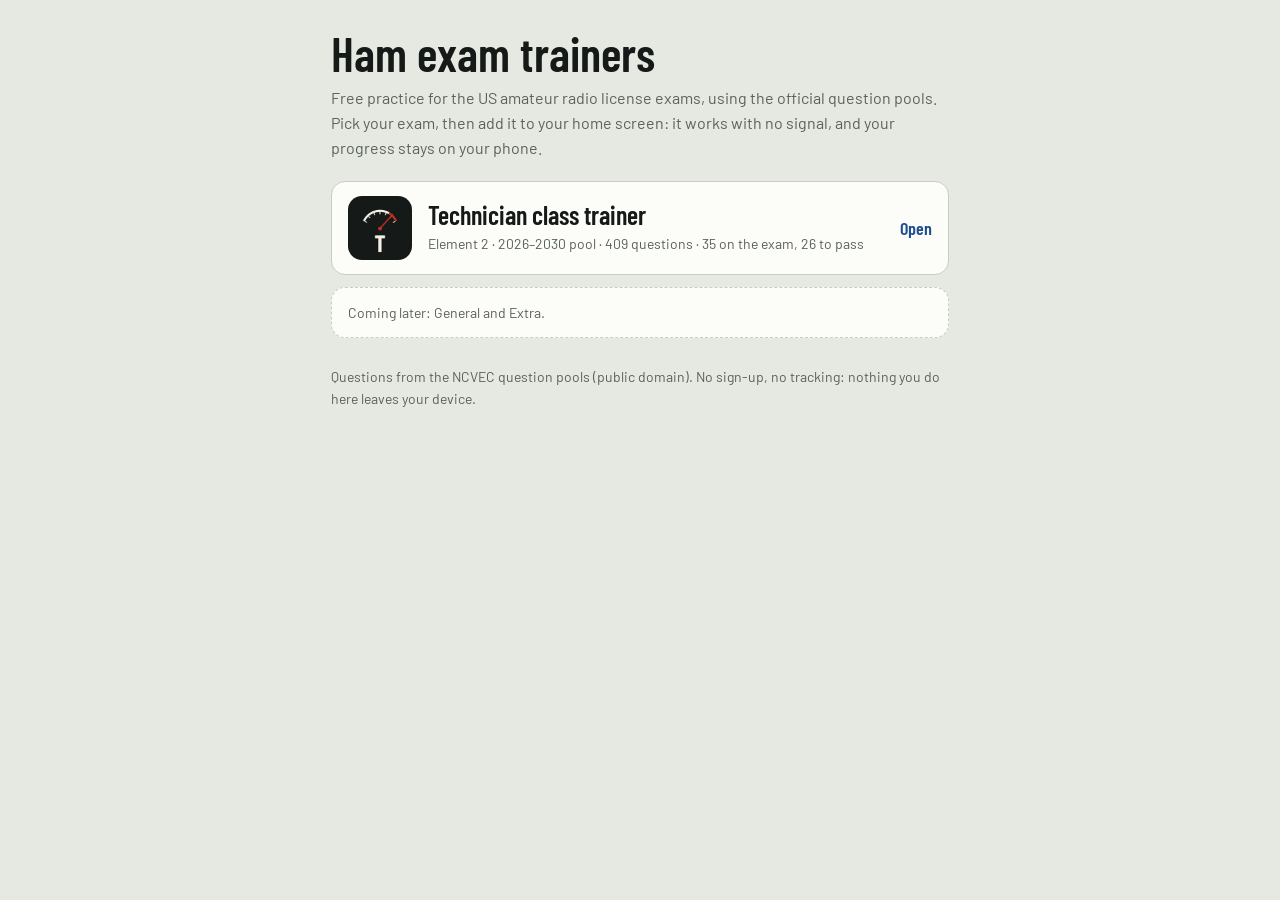
<file: web/index.html>
<!DOCTYPE html>
<html lang="en">
<head>
<meta charset="utf-8">
<meta name="viewport" content="width=device-width,initial-scale=1">
<title>Ham exam trainers</title>
<meta name="description" content="Free study trainers for the US amateur radio license exams, built on the official NCVEC question pools.">
<meta name="theme-color" content="#e6e9e1">
<link rel="icon" href="technician/icon-192.png" type="image/png">
<link rel="stylesheet" href="fonts/fonts.css">
<style>
:root{color-scheme:light dark;--bg:light-dark(#e6e9e1,#111413);--card:light-dark(#fcfcf9,#1a1e1c);--ink:light-dark(#151918,#e8ebe5);--mute:light-dark(#59615c,#9ba49f);--line:light-dark(#c8cdc3,#2e3532);--red:light-dark(#c4301c,#ff6b52);--blue:light-dark(#1d4e8f,#86b4ff)}
*{box-sizing:border-box}
body{margin:0;background:var(--bg);color:var(--ink);font:16px/1.55 Barlow,system-ui,sans-serif}
.wrap{max-width:720px;margin:0 auto;padding:28px max(4vw,16px) 48px}
h1,h2{font-family:"Barlow Condensed",Barlow,sans-serif;font-weight:600;line-height:1.05;margin:0}
h1{font-size:clamp(34px,8vw,48px)}h2{font-size:26px}
.mute{color:var(--mute)}.small{font-size:14px}
a.card{display:flex;gap:16px;align-items:center;text-decoration:none;color:inherit;background:var(--card);border:1px solid var(--line);border-radius:14px;padding:14px 16px;margin-top:12px;min-height:44px}
a.card:focus-visible{outline:3px solid var(--blue);outline-offset:2px}
a.card img{width:64px;height:64px;border-radius:14px;flex:none}
a.card p{margin:4px 0 0}
.go{margin-left:auto;font:600 18px/1 "Barlow Condensed",sans-serif;color:var(--blue);flex:none}
.soon{background:var(--card);border:1px dashed var(--line);border-radius:14px;padding:14px 16px;margin-top:12px}
</style>
</head>
<body>
<div class="wrap">
<h1>Ham exam trainers</h1>
<p class="mute" style="margin:8px 0 20px">Free practice for the US amateur radio license exams, using the official question pools. Pick your exam, then add it to your home screen: it works with no signal, and your progress stays on your phone.</p>
<a class="card" href="technician/"><img src="technician/icon-192.png" alt=""><div><h2>Technician class trainer</h2><p class="small mute">Element 2 · 2026–2030 pool · 409 questions · 35 on the exam, 26 to pass</p></div><span class="go">Open</span></a>
<div class="soon small mute">Coming later: General and Extra.</div>
<p class="small mute" style="margin-top:28px">Questions from the NCVEC question pools (public domain). No sign-up, no tracking: nothing you do here leaves your device.</p>
</div>
</body>
</html>
</file>
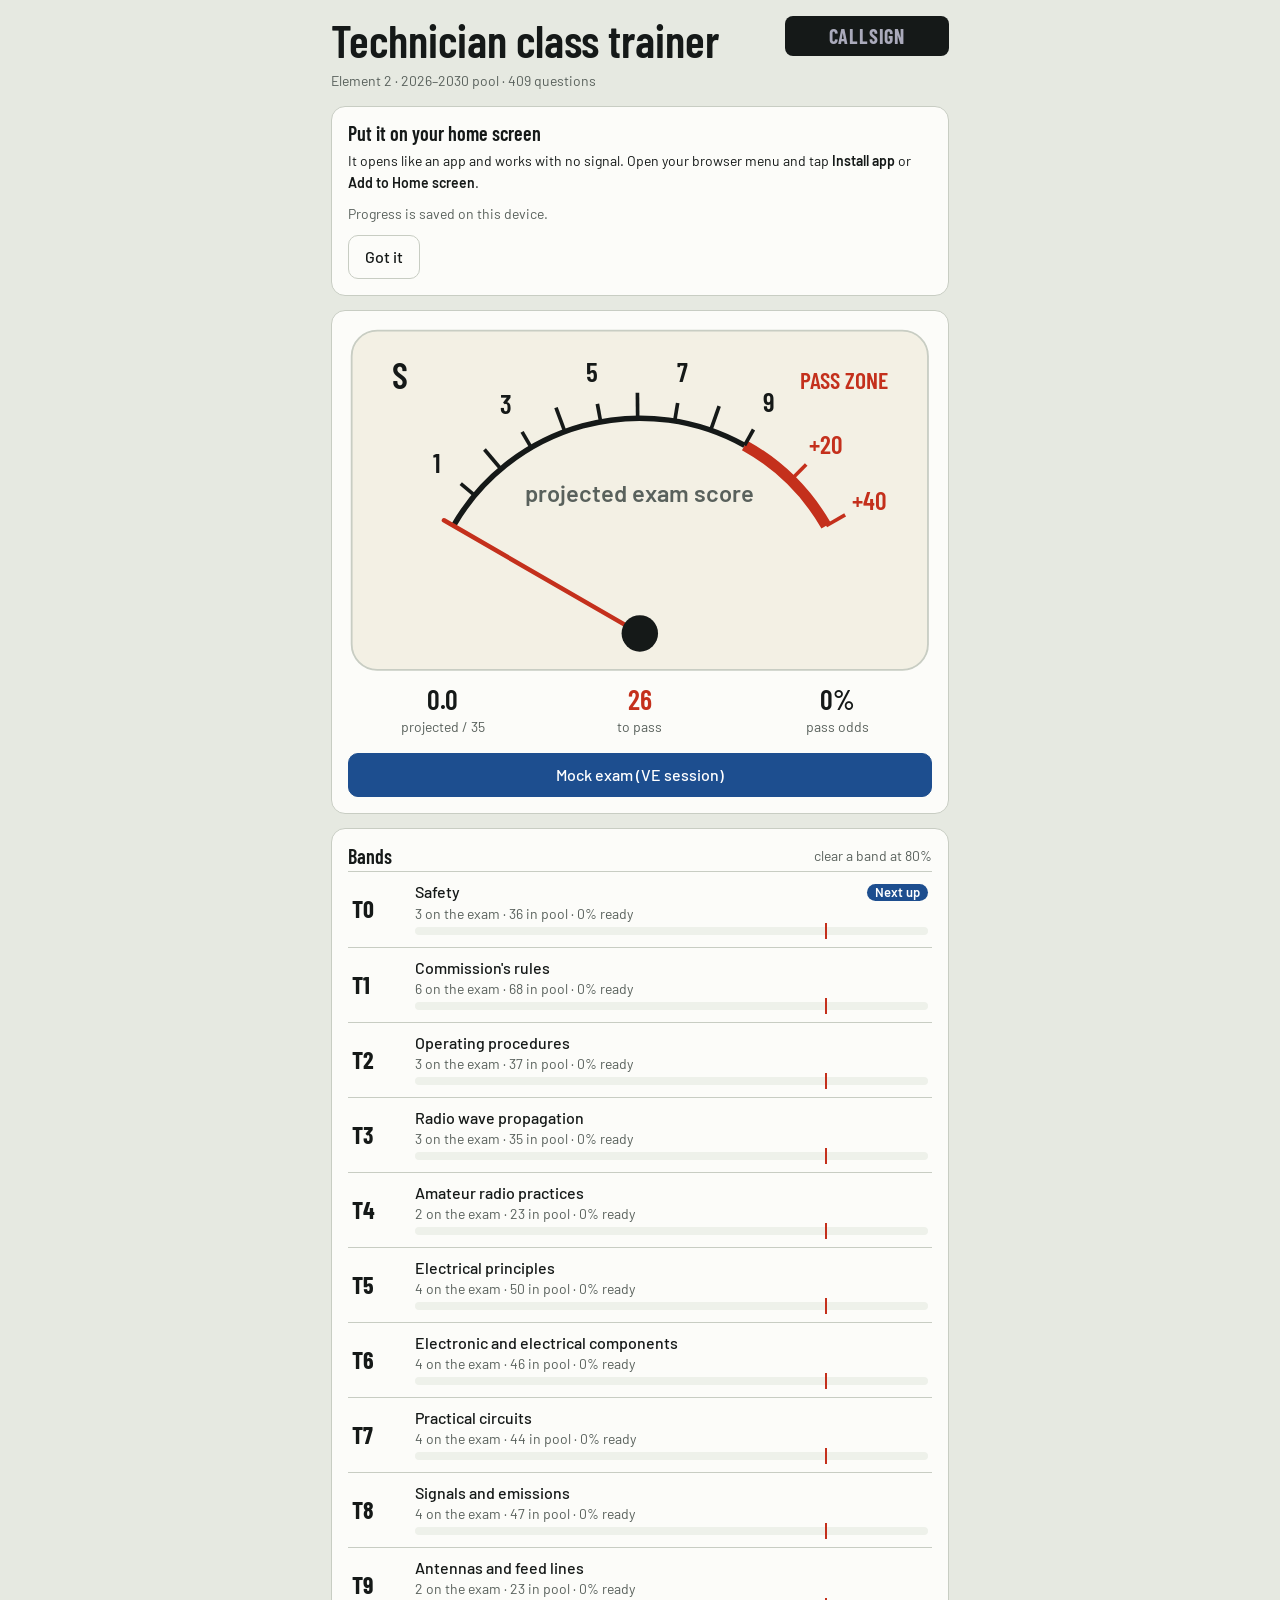
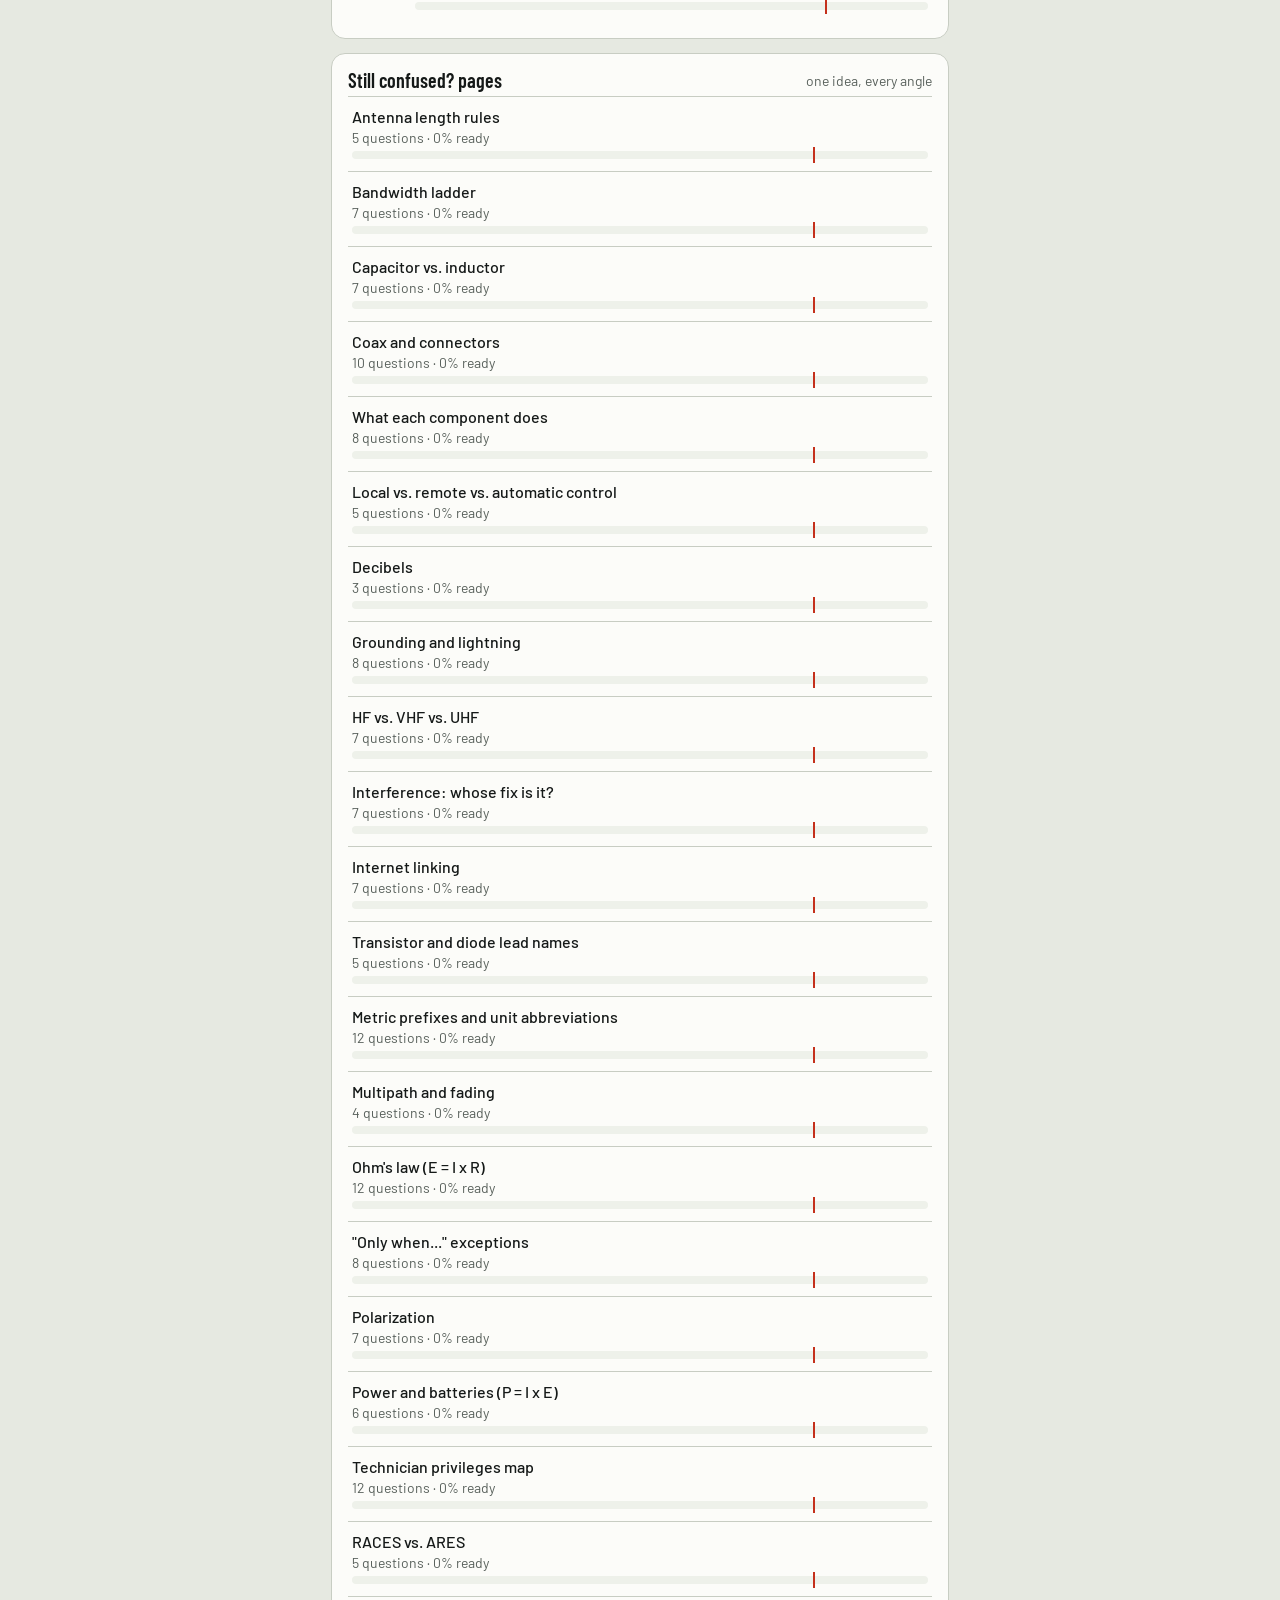
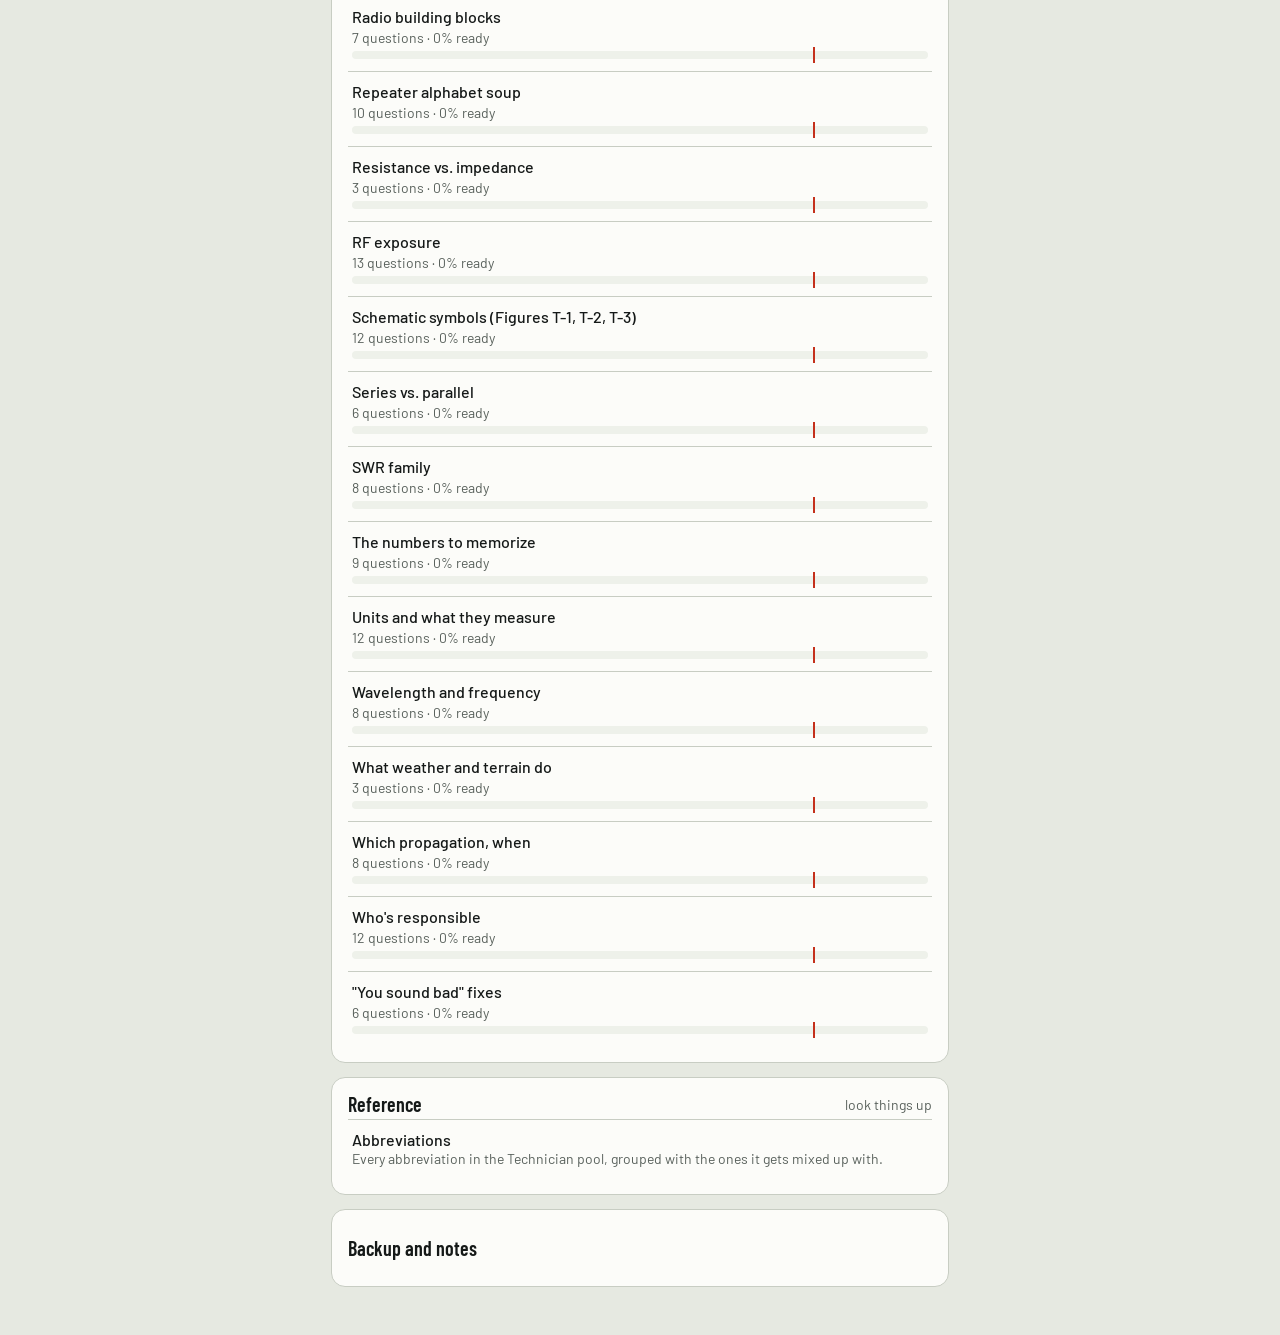
<file: web/technician/index.html>
<!DOCTYPE html>
<html lang="en">
<head>
<meta charset="utf-8">
<meta name="viewport" content="width=device-width,initial-scale=1">
<title>Technician Class Trainer</title>
<link rel="stylesheet" href="../fonts/fonts.css">
<link rel="manifest" href="manifest.webmanifest">
<meta name="theme-color" content="#e6e9e1" media="(prefers-color-scheme: light)">
<meta name="theme-color" content="#111413" media="(prefers-color-scheme: dark)">
<meta name="description" content="Technician class trainer: practice runs, mock exams and study pages for the US amateur radio exam. Works offline.">
<link rel="icon" href="icon-192.png" type="image/png">
<link rel="apple-touch-icon" href="apple-touch-icon.png">
<meta name="apple-mobile-web-app-capable" content="yes">
<meta name="mobile-web-app-capable" content="yes">
<meta name="apple-mobile-web-app-title" content="Tech Trainer">
<meta name="apple-mobile-web-app-status-bar-style" content="default">
<script>addEventListener('beforeinstallprompt',e=>{e.preventDefault();window.__bip=e;dispatchEvent(new Event('bip'))});addEventListener('appinstalled',()=>{window.__bip=null;dispatchEvent(new Event('bip'))});</script>
<style>
/* VOICE: a focused workbench, encouraging but exact.
   IDEA: the rig's front panel and a ham's logbook: bands on a dial, an S-meter for readiness, signal reports after each run.
   PICTURE: an analog S-meter whose needle is your projected exam score; S9 sits on the pass line (pass/exam size, set per exam).
   COLOUR and TYPE: panel grey-green ground, white cards, signal red for the needle and pass line, dial blue for actions; Barlow Condensed like front-panel legends, Barlow body.
   LAYOUT: one 720px column; meter on top, bands below; runs take the whole column. */
:root{color-scheme:light dark;--bg:light-dark(#e6e9e1,#111413);--card:light-dark(#fcfcf9,#1a1e1c);--ink:light-dark(#151918,#e8ebe5);--mute:light-dark(#59615c,#9ba49f);--line:light-dark(#c8cdc3,#2e3532);--red:light-dark(#c4301c,#ff6b52);--blue:light-dark(#1d4e8f,#86b4ff);--ok:light-dark(#257238,#6fd08a);--okbg:light-dark(#e3f1e5,#173222);--badbg:light-dark(#f8e4e0,#3a1d18);--face:light-dark(#f3f0e4,#20251f);--tint:light-dark(#eef1ea,#202523)}
:root[data-theme=light]{color-scheme:light}:root[data-theme=dark]{color-scheme:dark}
*{box-sizing:border-box;min-width:0}
body{margin:0;background:var(--bg);color:var(--ink);font:16px/1.55 Barlow,system-ui,sans-serif;overflow-x:clip}
.wrap{max-width:720px;margin:0 auto;padding:16px max(4vw,14px) 48px}
h1,h2,h3,.cond{font-family:"Barlow Condensed",Barlow,sans-serif;font-weight:600;line-height:1.05;margin:0;text-wrap:balance}
h1{font-size:clamp(32px,7vw,46px)}h2{font-size:28px}h3{font-size:20px}
.card{background:var(--card);border:1px solid var(--line);border-radius:14px;padding:16px}
.mute{color:var(--mute)}.small{font-size:14px}
button{font:500 16px/1 Barlow,sans-serif;min-height:44px;padding:0 16px;border-radius:10px;border:1px solid var(--line);background:var(--card);color:var(--ink);cursor:pointer}
button.pri{background:var(--blue);border-color:var(--blue);color:light-dark(#fff,#0d1420)}
button:focus-visible,.opt:focus-visible,input:focus-visible,textarea:focus-visible{outline:3px solid var(--blue);outline-offset:2px}
.row{display:flex;gap:10px;flex-wrap:wrap;align-items:center}
.top{display:flex;justify-content:space-between;align-items:flex-start;gap:12px;margin-bottom:14px}
.call{flex:none;font:700 var(--call-size,20px)/1 "Barlow Condensed",sans-serif;letter-spacing:.04em;background:var(--ink);color:var(--card);border:0;border-radius:8px;padding:8px 12px;min-height:40px;width:var(--call-w,8.2em);text-align:center;text-transform:uppercase}
.call::placeholder{color:light-dark(#aab,#556)}
.meter svg{width:100%;height:auto;display:block}
.needle{transition:transform 1.1s cubic-bezier(.3,1.4,.5,1);transform-origin:160px 168px}
@media(prefers-reduced-motion:reduce){.needle{transition:none}}
.stats{display:grid;grid-template-columns:repeat(3,minmax(0,1fr));gap:8px;margin-top:10px;text-align:center}
.stats b{display:block;font:600 28px/1.1 "Barlow Condensed",sans-serif}
.band{display:grid;grid-template-columns:3.2em minmax(0,1fr);gap:4px 12px;align-items:center;padding:12px 4px;border-top:1px solid var(--line);cursor:pointer;background:none;border-left:0;border-right:0;border-bottom:0;width:100%;text-align:left;border-radius:0;min-height:0;font-weight:400}
.band:first-child{border-top:0}
.code{font:700 24px/1 "Barlow Condensed",sans-serif;grid-row:span 2}
.bar{display:block;position:relative;height:8px;border-radius:4px;background:var(--tint);margin-top:6px}
.bar i{position:absolute;inset:0 auto 0 0;border-radius:4px;background:var(--blue)}
.bar.done i{background:var(--ok)}
.bar s{position:absolute;left:80%;top:-4px;bottom:-4px;width:2px;background:var(--red)}
.tag{font-size:13px;font-weight:600;padding:2px 8px;border-radius:99px;background:var(--tint);color:var(--mute);white-space:nowrap}
.tag.ok{background:var(--okbg);color:var(--ok)}.tag.next{background:var(--blue);color:light-dark(#fff,#0d1420)}
.qhead{display:flex;justify-content:space-between;gap:8px;font-size:14px;color:var(--mute);margin-bottom:10px}
.prog{height:4px;background:var(--tint);border-radius:2px;margin-bottom:14px}.prog i{display:block;height:4px;background:var(--red);border-radius:2px}
.q{font-size:19px;font-weight:500;line-height:1.45;margin:0 0 14px}
.opt{display:flex;gap:10px;width:100%;text-align:left;padding:12px;margin:0 0 8px;min-height:52px;line-height:1.4;font-weight:400;align-items:flex-start}
.opt span{font:700 16px/1.4 "Barlow Condensed",sans-serif;color:var(--mute);flex:none;width:1.1em}
.opt.right{background:var(--okbg);border-color:var(--ok);color:var(--ok)}
.opt.wrong{background:var(--badbg);border-color:var(--red);color:var(--red)}
.opt[disabled]{cursor:default;opacity:1}
.fig{background:#fff;border-radius:10px;padding:6px;margin:0 0 14px;border:1px solid var(--line)}
.fig img{width:100%;height:auto;display:block;max-height:60vh;object-fit:contain}
.note{border-left:4px solid var(--red);background:var(--face);padding:12px 14px;border-radius:0 10px 10px 0;margin:10px 0 0;line-height:1.5}
.note b{font:700 15px/1 "Barlow Condensed",sans-serif;letter-spacing:.02em;display:block;margin-bottom:6px;color:var(--red)}
.miss{padding:16px 0;border-top:1px solid var(--line)}.miss:first-child{border-top:0}
.ans{padding:8px 10px;border-radius:8px;margin:6px 0;font-size:15px}
.ans.r{background:var(--okbg);color:var(--ok)}.ans.w{background:var(--badbg);color:var(--red);text-decoration:line-through}
.big{font:700 clamp(56px,16vw,88px)/1 "Barlow Condensed",sans-serif}
.grp{display:grid;grid-template-columns:3em minmax(0,1fr) auto;gap:10px;align-items:center;padding:10px 0;border-top:1px solid var(--line);font-size:15px}
.grp:first-child{border-top:0}
textarea{width:100%;font:14px/1.4 ui-monospace,monospace;min-height:90px;border-radius:10px;border:1px solid var(--line);background:var(--card);color:var(--ink);padding:10px}
details summary{cursor:pointer;min-height:44px;display:flex;align-items:center}
.sp{height:14px}
/* Family pages ("Still confused?") */
.fambtn{display:flex;flex-direction:column;align-items:flex-start;gap:2px;width:100%;margin-top:8px;padding:10px 14px;text-align:left;line-height:1.25;border-color:var(--blue);color:var(--blue)}
.fambtn span{font-size:14px;color:var(--mute)}.fambtn b{font:600 19px/1.15 "Barlow Condensed",sans-serif}
.idea{font-size:19px;line-height:1.45;margin:8px 0 0}
.core{margin-top:12px;background:var(--face);border:1px solid var(--line);border-radius:10px;padding:14px;overflow-x:auto}
.core .formula{font:700 clamp(36px,11vw,60px)/1.05 "Barlow Condensed",sans-serif;text-align:center;letter-spacing:.02em}
.core .sub{text-align:center;margin:8px 0 0}
.core table{width:100%;border-collapse:collapse;font:600 20px/1.2 "Barlow Condensed",sans-serif}
.core th,.core td{padding:8px 6px;border-top:1px solid var(--line);text-align:left;vertical-align:top}
.core tr:first-child th{border-top:0;color:var(--mute);font-size:16px;font-weight:600}
.core td:first-child,.core th:first-child{color:var(--mute);font-size:16px}
.cmp{display:grid;grid-template-columns:repeat(auto-fit,minmax(150px,1fr));gap:8px;margin-top:8px}
.cmp div{background:var(--tint);border-radius:10px;padding:10px 12px}.cmp b{display:block;font:600 20px/1.15 "Barlow Condensed",sans-serif;margin-bottom:2px}
/* Reference pages (look-up pages not tied to questions): glossary */
.gl{display:grid;grid-template-columns:minmax(4.2em,max-content) 1em minmax(0,1fr);gap:0 6px;align-items:baseline;padding:9px 0;border-top:1px solid var(--line)}
.gl:first-of-type{border-top:0}.gl b{font:700 20px/1.15 "Barlow Condensed",sans-serif;overflow-wrap:anywhere}.gl i{font-style:normal;color:var(--mute);text-align:center}
.gl .gn{grid-column:3;font-size:14px;color:var(--mute);margin-top:2px}
.glh{display:flex;flex-wrap:wrap;align-items:center;justify-content:space-between;gap:8px;margin-bottom:6px}
.glb{display:flex;flex-wrap:wrap;justify-content:flex-end;gap:6px;margin-left:auto}
.glb button{min-height:44px;min-width:44px;padding:4px 10px;border-radius:99px;border-color:var(--blue);color:var(--blue);font:600 16px/1 "Barlow Condensed",sans-serif;white-space:nowrap}
.glb button span{color:var(--mute);font-weight:500;margin-left:4px}
.trap s{color:var(--red)}.trap .tq{font:600 14px/1 "Barlow Condensed",sans-serif;color:var(--mute);margin-right:6px}
.fq{border-top:1px solid var(--line)}.fq:first-of-type{border-top:0}
.fq summary{gap:10px;padding:8px 0;line-height:1.4;align-items:flex-start}
.fq summary .cond{flex:none;font-size:15px;color:var(--mute);padding-top:2px}
.fq[open]{padding-bottom:12px}
/* Widgets (S3): shared pieces */
.wg h3{margin-bottom:4px}.wg .lead{margin:0 0 12px}
.wg input,.wg select{font:500 18px/1 Barlow,sans-serif;min-height:44px;border-radius:10px;border:1px solid var(--line);background:var(--card);color:var(--ink);padding:0 10px;width:100%}
.wg label{display:block;font-size:14px;color:var(--mute);margin-bottom:4px}
.fields{display:grid;grid-template-columns:repeat(auto-fit,minmax(130px,1fr));gap:10px;margin-top:12px}
.chips{display:flex;flex-wrap:wrap;gap:8px;margin-top:12px}
.chip{font:600 16px/1 "Barlow Condensed",sans-serif;letter-spacing:.03em;padding:0 12px}
.chip.on{background:var(--blue);border-color:var(--blue);color:light-dark(#fff,#0d1420)}
.wq{font-size:15px;margin:10px 0 0;padding:8px 10px;border-radius:8px;background:var(--tint)}
.wres{margin-top:12px;background:var(--face);border:1px solid var(--line);border-radius:10px;padding:12px 14px}
.wres .eq{font:700 clamp(26px,8vw,38px)/1.1 "Barlow Condensed",sans-serif;overflow-wrap:anywhere}
.wres .eq em{font-style:normal;color:var(--red)}
.wres p{margin:6px 0 0}
.tri{display:block;width:100%;max-width:260px;margin:0 auto}
.tri .tk{cursor:pointer;outline:none}.tri .tk polygon{fill:transparent}
.tri .tk.on polygon{fill:var(--badbg)}.tri .tk.on text{fill:var(--red)}
.tri .tk:focus-visible polygon{stroke:var(--blue);stroke-width:4}
.tri text{font:700 46px "Barlow Condensed",sans-serif;fill:var(--ink);text-anchor:middle;pointer-events:none}
.rungs{margin-top:12px}
.rung{display:grid;grid-template-columns:4.2em minmax(0,1fr);gap:2px 10px;align-items:center;width:100%;text-align:left;padding:8px 12px;min-height:52px;font-weight:400;line-height:1.2}
.rung b{font:700 24px/1 "Barlow Condensed",sans-serif;grid-row:span 2}.rung .rv{font:600 19px/1.2 "Barlow Condensed",sans-serif;overflow-wrap:anywhere}
.rung .rn{color:var(--mute);font-size:14px}
.rung.from{border-color:var(--blue);box-shadow:inset 4px 0 0 var(--blue)}.rung.to{border-color:var(--red);box-shadow:inset 4px 0 0 var(--red)}
.gap{font:600 14px/1 "Barlow Condensed",sans-serif;color:var(--mute);padding:5px 0 5px 1.6em}
.wave{display:block;width:100%;height:auto;margin-top:12px}
.seg{display:flex;gap:6px;margin-top:4px}.seg button{flex:1}
.circ{display:block;width:100%;height:auto;margin-top:12px;color:var(--ink)}
.circ .w{fill:none;stroke:currentColor;stroke-width:3;stroke-linejoin:round;stroke-linecap:round}
.circ .flow{fill:none;stroke:var(--blue);stroke-width:3;stroke-dasharray:3 11;stroke-linecap:round;animation:flow 1s linear infinite}
.circ .mtr{fill:var(--card);stroke:var(--red);stroke-width:3}.circ text{font:700 20px "Barlow Condensed",sans-serif;fill:var(--red);text-anchor:middle}
.circ .lbl{font:600 13px Barlow,sans-serif;fill:var(--mute)}
@keyframes flow{to{stroke-dashoffset:-28}}@media(prefers-reduced-motion:reduce){.circ .flow{animation:none}}
.sbcard{font:600 clamp(22px,6vw,28px)/1.2 "Barlow Condensed",sans-serif;text-align:center;padding:22px 12px;margin-top:10px;background:var(--face);border:1px solid var(--line);border-radius:10px}
.bins{display:grid;grid-template-columns:repeat(auto-fit,minmax(90px,1fr));gap:8px;margin-top:10px}
.bins button{font:600 18px/1.1 "Barlow Condensed",sans-serif;min-height:52px}
.verdict{margin-top:10px;padding:10px 12px;border-radius:8px}.verdict.ok{background:var(--okbg);color:var(--ok)}.verdict.no{background:var(--badbg);color:var(--red)}
.mt{display:grid;grid-template-columns:minmax(0,1fr) minmax(0,1fr);gap:8px;margin-top:10px}
.mt div{display:flex;flex-direction:column;gap:8px}
.mt button{text-align:left;line-height:1.25;padding:8px 10px;font-size:15px;min-height:48px}
.mt .l{font:600 18px/1.15 "Barlow Condensed",sans-serif}
.mt button.sel{border-color:var(--blue);box-shadow:inset 0 0 0 2px var(--blue)}
.mt button.ok{background:var(--okbg);border-color:var(--ok);color:var(--ok)}
.mt button.no{background:var(--badbg);border-color:var(--red);color:var(--red)}
.fx{position:relative;margin-top:12px}.fx .fig{margin:0}
.fx .ring{position:absolute;width:13%;aspect-ratio:1;border:3px solid var(--red);border-radius:50%;transform:translate(-50%,-50%);pointer-events:none;box-shadow:0 0 0 3px rgba(255,255,255,.7)}
.nums{display:flex;flex-wrap:wrap;gap:8px;margin-top:10px}.nums button{font:700 20px/1 "Barlow Condensed",sans-serif;min-width:52px}
.nums button.on{background:var(--red);border-color:var(--red);color:light-dark(#fff,#1a0d0a)}
.sc .seg{flex-wrap:wrap}.sc .seg button{flex:1 1 auto;line-height:1.2;padding:8px 12px;text-align:left}
.meterbar{height:16px;border-radius:8px;background:var(--tint);margin-top:10px;overflow:hidden}.meterbar i{display:block;height:100%;background:var(--blue);transition:width .15s}
.bc{display:block;width:100%;height:auto;margin-top:12px;color:var(--ink)}.bc text{font:600 12px Barlow,sans-serif;fill:var(--mute)}
.bc .k-cw{fill:var(--red)}.bc .k-phone{fill:var(--blue)}.bc .k-other{fill:var(--mute)}.bc .k-range{fill:var(--tint);stroke:var(--line)}.bc .k-range.alt{fill:var(--face)}
.bc .sel{stroke:var(--ink);stroke-width:3}.bc .mk{stroke:var(--ink);stroke-width:2}.bc .bct{fill:var(--ink);font-weight:700}
.bclist{display:flex;flex-direction:column;gap:6px;margin-top:10px}.bclist button{text-align:left;line-height:1.25;padding:8px 12px;display:flex;gap:10px;align-items:center}
.bclist i{flex:none;width:14px;height:14px;border-radius:3px;border:1px solid var(--line)}.bclist button.on{border-color:var(--ink);box-shadow:inset 0 0 0 2px var(--ink)}
.pw{display:block;width:100%;max-width:320px;margin:0 auto;font-family:"Barlow Condensed",sans-serif}
.pw .pq{stroke:var(--card);stroke-width:3}.pw .pq.kn{fill:var(--blue)}.pw .pq.un{fill:var(--badbg)}
.pw .pl{font:700 40px "Barlow Condensed",sans-serif;text-anchor:middle;fill:var(--ink);pointer-events:none}
.pw .pq.kn+.pl{fill:light-dark(#fff,#0d1420)}
.pw .pf{fill:var(--tint);stroke:var(--line)}.pw .pf.on{fill:var(--red);stroke:var(--red)}
.pw .pft{font:600 12.5px "Barlow Condensed",sans-serif;text-anchor:middle;fill:var(--mute)}.pw .pft.on{fill:light-dark(#fff,#1a0d0a)}
.pw .pd{stroke:var(--card);stroke-width:3}
.pwk .seg{flex-wrap:wrap}.pwk .seg button{flex:1 1 40%;font-weight:600}
.sw .swl{stroke-width:2;stroke-dasharray:6 5}.sw .swl.pk{stroke:var(--red)}.sw .swl.rm{stroke:var(--blue)}
.sw .swt{font:600 13px Barlow,sans-serif;fill:var(--mute)}
.swr{display:grid;grid-template-columns:repeat(3,minmax(0,1fr));gap:8px}.swr div{background:var(--tint);border-radius:8px;padding:8px}
.swr span{display:block;font-size:13px;color:var(--mute)}.swr b{font:700 22px/1.1 "Barlow Condensed",sans-serif}
.sm{display:block;width:100%;height:auto}.sm .smn1{stroke:var(--mute);stroke-width:2.5;stroke-dasharray:5 4}.sm .smn2{stroke:var(--red);stroke-width:3}
.smf .chips{margin-top:0}.smb{min-width:48px;min-height:44px;padding:0 10px;font:600 16px/1 "Barlow Condensed",sans-serif}.smb.on{background:var(--ink);border-color:var(--ink);color:var(--card)}
.cbrow{display:grid;grid-template-columns:4.2em minmax(0,1fr) 5.2em auto;gap:8px;align-items:center;margin-top:8px}.cbrow label{margin:0}.cbrow button{min-width:44px;padding:0}
.wg input[type=range]{min-height:36px;border:0;background:none}
.gg{stroke:var(--line);stroke-width:1}.gl{fill:none;stroke-width:3;stroke-linejoin:round}.gl.xl{stroke:var(--blue)}.gl.xc{stroke:var(--red)}.gl.z{stroke:var(--ink);stroke-width:2;stroke-dasharray:5 4}
.gcur{stroke:var(--ink);stroke-width:1.5}.gdot{fill:var(--card);stroke:var(--ink);stroke-width:3}
.lgd{display:flex;flex-wrap:wrap;gap:4px 14px;font-size:13px;color:var(--mute);margin-top:6px}.lgd i{display:inline-block;width:18px;height:0;border-top:3px solid;vertical-align:middle;margin-right:5px}.lgd .xl{border-color:var(--blue)}.lgd .xc{border-color:var(--red)}.lgd .z{border-top:2px dashed var(--ink)}
.sx{stroke:var(--mute);stroke-width:1.5}.sl{stroke:var(--ink);stroke-width:3;stroke-linecap:round}.sl.rf{stroke:var(--blue)}.sl.out{stroke:var(--red)}.sl.img{stroke:var(--mute);stroke-dasharray:4 3}.sl.dash{stroke:var(--mute);stroke-dasharray:3 4;stroke-width:2}
.circ .sll{fill:var(--ink)}.circ .sll.rf{fill:var(--blue)}.circ .sll.out{fill:var(--red)}
.sbx{fill:var(--tint);stroke:var(--line)}.sbx.ok{fill:var(--okbg);stroke:var(--ok)}.sbx.bad{fill:var(--badbg);stroke:var(--red)}
.gnd{stroke:var(--mute);stroke-width:2}.ins{fill:var(--card);stroke:var(--ink);stroke-width:2}.coax{fill:none;stroke:var(--mute);stroke-width:3}.dim{fill:none;stroke:var(--mute);stroke-width:1.5}
.per{fill:none;stroke:var(--red);stroke-width:2;stroke-linecap:round}.bm{fill:none;stroke:var(--red);stroke-width:2}
.arb{display:flex;flex-wrap:nowrap;gap:6px;margin-top:10px}.arb .smb{flex:1;min-width:0;padding:0 2px}
.chain{display:flex;align-items:center;gap:4px}.chain div{flex:1;min-width:0;background:var(--tint);border-radius:8px;padding:8px 6px;text-align:center}.chain i{font-style:normal;color:var(--mute)}
.chain span{display:block;font-size:12px;color:var(--mute)}.chain b{display:block;font:700 19px/1.1 "Barlow Condensed",sans-serif}.chain small{display:block;font-size:13px;color:var(--red)}.chain.hi .mul{box-shadow:inset 0 0 0 2px var(--blue)}
.sens{stroke:var(--red);stroke-width:2;stroke-dasharray:6 4}.mgok{fill:var(--okbg);stroke:var(--ok)}.mgbad{fill:var(--badbg);stroke:var(--red)}
.circ .sun{fill:#f2b33d;stroke:#d9861c;stroke-width:2}.circ .earth{fill:var(--blue)}.circ .spot{fill:#7a3d0c}
.circ .ray{stroke:#f2b33d;stroke-width:4;stroke-dasharray:2 5;stroke-linecap:round}.circ .front{fill:none;stroke:var(--red);stroke-width:4;stroke-linecap:round}.circ .trail{stroke:var(--red);stroke-width:1.5;stroke-dasharray:3 5;opacity:.6}.circ .mag{fill:none;stroke:var(--red);stroke-width:2;stroke-dasharray:4 3}
.stb{display:grid;grid-template-columns:repeat(2,minmax(0,1fr));gap:6px;margin-top:10px}.stb div{border-radius:8px;padding:6px 8px;background:var(--tint)}.stb span{display:block;font-size:12px;color:var(--mute);line-height:1.25}.stb b{font:700 17px/1.2 "Barlow Condensed",sans-serif}
.stb .ok b{color:var(--ok)}.stb .mid b{color:var(--ink)}.stb .bad{background:var(--badbg)}.stb .bad b{color:var(--red)}.stb .off b{color:var(--mute)}
.sibands{display:grid;grid-template-columns:repeat(9,minmax(0,1fr));gap:4px;height:110px;align-items:end;margin-top:12px}.sibands div{display:flex;flex-direction:column;justify-content:flex-end;height:100%;text-align:center}
.sibands i{display:block;border-radius:4px 4px 0 0;background:var(--ok);transition:height .2s}.sibands .mid i{background:#c99a2e}.sibands .bad i{background:var(--red);opacity:.5}.sibands b{font:700 15px/1.4 "Barlow Condensed",sans-serif}.sibands .hi b{color:var(--blue);text-decoration:underline}
.circ .kq{fill:var(--ok)}.circ .kun{fill:#c99a2e}.circ .kst{fill:var(--red)}.circ .kb{cursor:pointer;outline:none}.circ .kb:focus-visible rect:first-child{stroke:var(--blue);stroke-width:3}
.circ .gnd2{fill:var(--face);stroke:var(--line)}.circ .lay{opacity:.55}.circ .lD{fill:#c99a2e}.circ .lD.hot{fill:var(--red)}.circ .lE{fill:var(--okbg)}.circ .lF{fill:light-dark(#d5e1f2,#1d2b40)}
.circ .ray2{fill:none;stroke:var(--red);stroke-width:3;stroke-linejoin:round}.circ .xmark{font:700 18px Barlow,sans-serif;fill:var(--red);text-anchor:middle}.circ .land{fill:var(--red)}
.hl{background:var(--tint);border-radius:4px;padding:0 3px}
.circ .skhl{stroke:var(--red);stroke-width:1.5;opacity:.6}.circ .skgw{fill:none;stroke:var(--ok);stroke-width:6;stroke-linecap:round;opacity:.8}
.circ .skray{fill:none;stroke:var(--blue);stroke-width:2;stroke-linejoin:round;opacity:.7}.circ .skray.first{stroke-width:3;opacity:1}.circ .skray.thru{stroke-dasharray:3 4;opacity:.5}
.circ .skscat{fill:none;stroke:var(--red);stroke-width:1.5;stroke-dasharray:3 5;animation:flow 1s linear infinite}
.circ .skf line{stroke:var(--ink);stroke-width:2.5}.circ .skf circle{fill:var(--ink)}
.skm.flut i{transform-origin:left;animation:flut .23s steps(3) infinite alternate}
@keyframes flut{0%{transform:scaleX(.25)}50%{transform:scaleX(1.1)}100%{transform:scaleX(.55)}}
@media (prefers-reduced-motion:reduce){.skm.flut i,.circ .skscat{animation:none}}
.circ .gcsea{fill:light-dark(#e6eef8,#18222f);stroke:var(--line);stroke-width:1.5}.circ .gcring{fill:none;stroke:var(--line);stroke-dasharray:3 4}
.circ .gcbeam{fill:var(--blue);opacity:.22}.circ .gcpath{fill:none;stroke:var(--red);stroke-width:3;stroke-linecap:round}.circ .gcpath.lp{stroke-dasharray:7 5}
.circ .gcwrap{fill:var(--card);stroke:var(--red);stroke-width:2}.circ .gccity{fill:var(--mute)}.circ .gccity.on{fill:var(--red)}
.gct,.btb,.plb{flex-wrap:wrap}.gct button,.btb button,.plb button{flex:1 1 auto}
.bt .btex{opacity:.35}.bt .btbg{fill:transparent}.bt .skhl{stroke:var(--ink);stroke-width:1.2;opacity:.5}.bt .btmk{fill:var(--ink)}
.bt .btcur{fill:var(--ink)}.bt .btcurl{stroke:var(--ink);stroke-width:2}.bt .btz{opacity:.25}.bt .btedge{stroke:var(--ink);stroke-width:2}
.bt .btghost{fill:none;stroke:var(--mute);stroke-width:1.5;stroke-dasharray:4 3}.bt .btsig.ok{fill:var(--ok)}.bt .btsig.bad{fill:var(--red)}
.bt .btcar{stroke:var(--ink);stroke-width:1.5;stroke-dasharray:3 3}
.circ .plmtr{fill:var(--card);stroke:var(--ink);stroke-width:2.5}.circ .plmtr.hi{stroke:var(--red);stroke-width:4}
.circ .skz{fill:var(--badbg)}.circ .sktk{stroke:var(--mute)}.circ .plbg{fill:var(--tint);stroke:var(--line)}.circ .plok{fill:var(--ok)}.circ .plover{fill:var(--red)}.circ .pllim{stroke:var(--red);stroke-width:2.5}
.bnt button,.bnb button,.bno button,.rxp button{flex:1 1 auto}.bnb,.rxp,.msm{flex-wrap:wrap}
.circ .bnrow{fill:var(--tint)}.circ .bnrow.on{fill:var(--card);stroke:var(--blue);stroke-width:2.5}.circ .bnf{font:700 15px "Barlow Condensed",sans-serif;fill:var(--ink)}.circ .bncall{font:700 17px "Barlow Condensed",sans-serif;fill:var(--red)}
.bnrules{display:flex;flex-direction:column;gap:6px;margin-top:10px}.bnrules div{display:flex;gap:8px;align-items:flex-start}.bnrules i{font-style:normal;font-weight:700;width:1.2em;flex:none}.bnrules .ok i{color:var(--ok)}.bnrules .no i{color:var(--red)}
.bwl{display:flex;flex-direction:column;gap:5px;margin-top:10px}.bwl button{display:grid;grid-template-columns:5.6em minmax(0,1fr) 4.4em;gap:8px;align-items:center;text-align:left;padding:6px 10px;min-height:44px}
.bwl button i{display:block;height:10px;border-radius:5px;background:var(--blue)}.bwl button b{font:700 15px "Barlow Condensed",sans-serif;text-align:right}.bwl button.on{border-color:var(--ink);box-shadow:inset 0 0 0 2px var(--ink)}
.circ .bwax{stroke:var(--mute);stroke-width:1.5}.circ .bws{fill:var(--blue)}.circ .bwn{fill:var(--mute);opacity:.7}.circ .bwn.bad{fill:var(--red)}.circ .bwspl{fill:var(--red);opacity:.35}
.circ .bwflt{fill:none;stroke:var(--ink);stroke-width:1.5;stroke-dasharray:5 3}.circ .bwwf{fill:#0d1420}.circ .bwwfs{fill:#f2b33d}.circ .bwwfl{fill:#f2b33d;opacity:.8}
.vsb{display:grid;grid-template-columns:1fr 1fr;gap:10px;margin-top:6px}.vsb span{font-size:13px;color:var(--mute)}.vsb .meterbar{margin-top:2px}
.circ .vsfull{stroke:var(--red);stroke-width:1.5;stroke-dasharray:5 4}.circ .vsenv{fill:var(--blue);opacity:.75}.circ .vsclip{fill:var(--red)}.circ .vsmid{stroke:var(--line);stroke-width:1}
.circ .msau{fill:none;stroke:var(--ink);stroke-width:2}.circ .msscr{fill:#0d1420}.circ .msrf{fill:none;stroke:#7be08f;stroke-width:1.6}.circ .msenv{fill:none;stroke:#f2b33d;stroke-width:2;stroke-dasharray:5 4}
.rxc{display:flex;flex-wrap:wrap;gap:6px;margin-top:10px}.rxc .smb{flex:1 1 30%}
.circ .rxflt{fill:var(--tint)}.circ .rxfloor{fill:none;stroke:var(--mute);stroke-width:1.5}.circ .rxsig{fill:var(--blue)}.circ .rxbad{fill:var(--red)}.circ .rxpop{fill:#c99a2e}.circ .rxnotch{fill:none;stroke:var(--ok);stroke-width:2;stroke-dasharray:4 3}
.wg [hidden]{display:none!important}
.wfbox{position:relative;margin-top:12px}.wfc{position:absolute;top:0;left:0;width:100%;height:auto;border-radius:8px}.circ.wfo{position:relative;margin:0;cursor:pointer}
.circ .wfsl{stroke:#cfd8e3;stroke-width:1;stroke-dasharray:3 4;opacity:.6}.circ .wfst{fill:#cfd8e3;font:600 10px Barlow,sans-serif;text-anchor:start}.circ .wftx{fill:#f2b33d;font:600 11px Barlow,sans-serif;text-anchor:middle;paint-order:stroke;stroke:#0d1420;stroke-width:4px}
.circ .wftxl{stroke:var(--red);stroke-width:2;stroke-dasharray:5 3}.circ .wftxm{fill:var(--red)}.circ .wfsel{fill:none;stroke:#fff;stroke-width:2}.circ .wfhl{fill:var(--red);font-weight:700}
.circ .wfzl{stroke:var(--line);stroke-width:1}.circ .wfzt{fill:var(--blue)}.wfclk{font-size:16px}
.rtout{font:600 18px/1.6 ui-monospace,Menlo,monospace;background:#0d1420;color:#7be08f;border-radius:8px;padding:8px 10px;margin-top:10px;letter-spacing:.05em;overflow-wrap:anywhere;white-space:pre-wrap}.rtout.bad{color:#f2b33d}
.rtcap{display:block;font:500 11px Barlow,sans-serif;color:#9ba49f;letter-spacing:0}.rtout .rtch{min-height:0;padding:0 1px;border:0;border-radius:3px;background:none;color:inherit;font:inherit;letter-spacing:inherit}.rtout .rtch.on{background:#1d4e8f;color:#fff}
.rtg{display:grid;grid-template-columns:auto minmax(0,1fr);gap:6px 10px;align-items:center;margin-top:10px}.rtg>span{font-size:14px;color:var(--mute)}.rtg .seg{margin:0;flex-wrap:nowrap}.rtg .seg button{flex:1 1 0;min-width:0;padding:0 4px;text-align:center}
.rtgen button{flex:1 1 40%}
.circ .rtslot{fill:none;stroke:var(--ink);stroke-width:1.5;stroke-dasharray:4 3}.circ .rtm,.circ .rtmt{fill:var(--blue)}.circ .rts,.circ .rtst{fill:var(--red)}.circ .rtshift{stroke:var(--mute);stroke-width:1}.circ .rtbit{fill:none;stroke:var(--blue);stroke-width:2.5;stroke-linejoin:round}
.psw{display:grid;grid-template-columns:140fr 160fr;gap:8px}.psb{display:flex;gap:6px;margin-top:8px}.psb button{flex:1;min-width:0;display:flex;flex-direction:column;align-items:center;justify-content:center;gap:3px;padding:4px 2px;font:700 19px/1 "Barlow Condensed",sans-serif}.psb small{font:500 11px/1 Barlow,sans-serif;color:var(--mute)}
.circ .pscir{fill:none;stroke:var(--line);stroke-width:2}.circ .psdot{fill:var(--card);stroke:var(--blue);stroke-width:2}.circ .psdot.on{fill:var(--blue)}.circ .psarm{stroke:var(--blue);stroke-width:3;stroke-linecap:round}.circ .psarm.bad{stroke:var(--red);stroke-dasharray:4 3}
.circ .psrf{fill:none;stroke:var(--blue);stroke-width:2}.circ .pssym{stroke:var(--red);stroke-width:1;stroke-dasharray:3 3}
.psvc{display:flex;flex-wrap:wrap;gap:4px 2px;margin-top:10px;align-items:center;font:12px ui-monospace,Menlo,monospace}.psvc span{display:flex;flex-direction:column;align-items:center;background:var(--tint);border-radius:6px;padding:2px 4px}.psvc b{font:700 15px "Barlow Condensed",sans-serif}.psvc em{font-style:normal;color:var(--mute);font-size:10px}
.psbar{display:grid;grid-template-columns:auto minmax(0,1fr) auto;gap:6px 8px;align-items:center;margin-top:10px;font-size:13px}.psbar .meterbar{margin:0}.psbar b{font:600 15px "Barlow Condensed",sans-serif}
.aqf{display:flex;margin-top:12px;border-radius:10px;overflow:hidden;border:1px solid var(--line)}.aqf button{border:0;border-radius:0;font-weight:600;padding:0 6px}.aqf button:nth-child(1){flex:1.3;background:light-dark(#d5e1f2,#1d2b40)}.aqf button:nth-child(2){flex:3;border-left:1px solid var(--line);border-right:1px solid var(--line)}.aqf button:nth-child(3){flex:1.1;background:var(--face)}.aqf button.on{box-shadow:inset 0 0 0 3px var(--blue)}.aqpt{margin:6px 0 0;min-height:2.8em}
.circ .aqlane{stroke:var(--line);stroke-width:3}.circ .aqar{stroke-width:2}.circ .aqok{stroke:var(--ok);fill:var(--ok)}.circ .aqnak{stroke:#c99a2e;fill:#c99a2e}.circ .aqbad{stroke:var(--red);fill:var(--red)}.circ .aqfix{stroke:var(--blue);fill:var(--blue)}.circ .aqlb{font-size:11px;fill:var(--ink);paint-order:stroke;stroke:var(--card);stroke-width:4px}
.nmt,.nmp{flex-wrap:nowrap}.nmt button,.nmp button{flex:1 1 0;min-width:0;padding:4px 6px;text-align:center}
.circ .nmcloud{fill:var(--tint);stroke:var(--line)}.circ .nmbox{fill:var(--card);stroke:var(--ink);stroke-width:1.5}.circ .nmenv,.circ .nmtw{fill:none;stroke:var(--ink);stroke-width:1.5;stroke-linecap:round}.circ .nmtip{fill:var(--red)}.circ .nmgw{opacity:.3}.circ .nmgw.on{opacity:1}
.circ .nmnet{stroke:var(--line);stroke-width:2;stroke-dasharray:4 4}.circ .nmnet.on{stroke:var(--mute)}.circ .nmrad{fill:none;stroke:var(--mute);stroke-width:2;stroke-dasharray:2 5}.circ .nmrad.ok{stroke:var(--ok);stroke-width:3;stroke-dasharray:none}.circ .nmrad.bad{stroke:var(--red)}.circ .nmpk{fill:#f2b33d;stroke:var(--ink);stroke-width:1.5}
.circ .nmlk{stroke:var(--line);stroke-width:3}.circ .nmlk.on{stroke:var(--ok);stroke-width:5}.circ .nmlk.dead{stroke-dasharray:3 5;opacity:.5}.circ .nmnd{cursor:pointer;outline:none}.circ .nmnd circle{fill:var(--card);stroke:var(--blue);stroke-width:3}.circ .nmnd.end circle{fill:var(--blue)}
.circ .nmnd.on circle{stroke:var(--ok)}.circ .nmnd.end.on circle{fill:var(--ok)}.circ .nmnd.dead circle{stroke:var(--red);fill:var(--badbg)}.circ .nmnd:focus-visible circle{stroke-width:5}.circ .nmnd circle.nmhit{fill:transparent!important;stroke:none!important}
.circ .nmscr{fill:#0d1420}.circ .nmic{fill:none;stroke:#7be08f;stroke-width:3;stroke-linecap:round}.circ .nmic.f{fill:#7be08f}
.nmgl{display:flex;flex-direction:column;gap:6px;margin-top:10px}.nmgl button{display:flex;flex-direction:column;align-items:flex-start;gap:3px;text-align:left;padding:8px 12px;line-height:1.2}.nmgl button span{font-size:13px;color:var(--mute)}.nmgl button.on{box-shadow:inset 0 0 0 2px var(--ink)}.nmgl button.on span{color:var(--ink)}
.cqlog{display:flex;flex-direction:column;gap:6px;margin-top:12px}.cqln{display:grid;grid-template-columns:52px minmax(0,1fr) 44px;gap:6px;align-items:center;background:var(--tint);border-radius:8px;padding:4px 6px}
.cqwho{font:700 14px "Barlow Condensed",sans-serif;color:var(--blue)}.cqwho.b{color:var(--red)}.cqtx{font:600 16px/1.9 ui-monospace,Menlo,monospace;letter-spacing:.03em;overflow-wrap:anywhere}
.cqtok{min-height:36px;padding:0 6px;font:inherit;letter-spacing:inherit;border-radius:6px;border:1.5px solid var(--blue);background:var(--card);color:var(--blue);margin:2px 0}.cqtok.on{background:var(--blue);color:#fff}
.cqln .smb{min-width:40px;padding:0}.cqt,.act{flex-wrap:nowrap}.cqt button,.act button{flex:1 1 0;min-width:0;padding:4px 4px;text-align:center}.cqb button,.rcf button,.rck button,.acc button{flex:1 1 0;min-width:0;padding:4px 3px;text-align:center}.rck,.rcf{flex-wrap:nowrap}.acs{margin-top:6px}
.circ .rcbx{fill:var(--card);stroke:var(--line);stroke-width:1.5}.circ .rcbx.hot{stroke:var(--red);stroke-width:2.5}.circ .rcw{fill:none;stroke:var(--ink);stroke-width:1.8;stroke-linecap:round}.circ .rcd{fill:var(--ink)}.circ .rcdot{fill:var(--ink)}
.circ .rcsq{fill:none;stroke:var(--blue);stroke-width:2}.circ .rccore{fill:light-dark(#c9ccc4,#3a3f3c);stroke:var(--ink);stroke-width:1.5}
</style>
</head>
<body style="--call-size:20px;--call-w:8.2em">
<div class="wrap" id="app"><p class="mute">Loading the question pool…</p></div>
<div class="wrap" id="fam" hidden></div>
<script>
{
const $=s=>document.querySelector(s);
const esc=s=>String(s).replace(/[&<>"]/g,c=>({'&':'&amp;','<':'&lt;','>':'&gt;','"':'&quot;'}[c]));
const app=$('#app');
let POOL,HOOKS={},BY={},GROUPS={},BANDS=[];
let P={v:1,call:'',h:{},runs:{},exams:[],ts:0};
let R=null,view='home';
let FAM={},FAMDOC={},QFAM={},famOpen=null,famPushed=false,famPrev='',famScroll=0;
let REF={},REFDOC={};
/* Exam settings: filled in from exams/<exam>/exam.json by tools/site.py build. */
const CFG={"title": "Technician Class Trainer", "heading": "Technician class trainer", "element": "Element 2 · 2026–2030 pool", "source": "NCVEC 2026–2030 Element 2 pool, public domain, Feb 19, 2026 revision (in effect July 1, 2026 through June 30, 2030).", "letter": "T", "ex": 35, "pass": 26, "ls": "tech-trainer-v1", "callSize": "20px", "short": "Tech Trainer", "callWidth": "8.2em", "web": true};
const LS=CFG.ls,EX=CFG.ex,PASS=CFG.pass;
let db=null,docRef=null,saving=false,dirty=false,saveT=null,syncNote='';

try{const s=localStorage.getItem(LS);if(s)P=Object.assign(P,JSON.parse(s))}catch(e){}

function save(){P.ts=Date.now();try{localStorage.setItem(LS,JSON.stringify(P))}catch(e){}dirty=true;clearTimeout(saveT);saveT=setTimeout(flush,1200)}
async function flush(){if(!docRef||saving||!dirty)return;saving=true;dirty=false;try{await docRef.set(JSON.parse(JSON.stringify(P)))}catch(e){if(e&&e.code==='unavailable')dirty=true}saving=false;if(dirty)saveT=setTimeout(flush,1500)}

const last=id=>{const s=P.h[id];return s?s[s.length-1]:''};
const rd=ids=>ids.length?ids.filter(id=>last(id)==='1').length/ids.length:0;
const bandQs=b=>POOL.qs.filter(q=>q.id.startsWith(b)).map(q=>q.id);
const grpQs=g=>GROUPS[g];
const pct=x=>Math.round(x*100)+'%';
const shuffle=a=>{a=a.slice();for(let i=a.length-1;i>0;i--){const j=Math.floor(Math.random()*(i+1));[a[i],a[j]]=[a[j],a[i]]}return a};
const hookOf=id=>HOOKS[id]||'';

function odds(){
  const ps=Object.keys(GROUPS).map(g=>rd(GROUPS[g]));
  let d=[1];
  for(const p of ps){const n=new Array(d.length+1).fill(0);d.forEach((v,k)=>{n[k]+=v*(1-p);n[k+1]+=v*p});d=n}
  const exp=ps.reduce((a,b)=>a+b,0);
  return{exp,pass:d.slice(PASS).reduce((a,b)=>a+b,0)};
}
function record(id,ok){P.h[id]=((P.h[id]||'')+(ok?'1':'0')).slice(-6)}

function meter(exp){
  const ang=v=>-60+120*Math.min(v,EX)/EX;
  const pt=(a,r)=>{const t=(a-90)*Math.PI/180;return[160+r*Math.cos(t),168+r*Math.sin(t)]};
  let ticks='';
  for(let s=1;s<=9;s++){const v=PASS*s/9,a=ang(v),[x1,y1]=pt(a,118),[x2,y2]=pt(a,s%2?128:132),[tx,ty]=pt(a,145);ticks+=`<line x1="${x1}" y1="${y1}" x2="${x2}" y2="${y2}" stroke="currentColor" stroke-width="2"/>`+(s%2?`<text x="${tx}" y="${ty+5}" text-anchor="middle" font-size="15" fill="currentColor">${s}</text>`:'')}
  [[(PASS+EX)/2,'+20'],[EX,'+40']].forEach(([v,l])=>{const a=ang(v),[x1,y1]=pt(a,118),[x2,y2]=pt(a,130),[tx,ty]=pt(a,145);ticks+=`<line x1="${x1}" y1="${y1}" x2="${x2}" y2="${y2}" stroke="var(--red)" stroke-width="2"/><text x="${tx}" y="${ty+5}" text-anchor="middle" font-size="14" fill="var(--red)">${l}</text>`});
  const arc=(a0,a1,r)=>{const[x0,y0]=pt(a0,r),[x1,y1]=pt(a1,r);return`M${x0} ${y0}A${r} ${r} 0 0 1 ${x1} ${y1}`};
  return`<svg viewBox="0 0 320 190" role="img" aria-label="S-meter showing projected exam score ${Math.round(exp)} of ${EX}; S9 is the passing score of ${PASS}">
  <rect x="2" y="2" width="316" height="186" rx="14" fill="var(--face)" stroke="var(--line)"/>
  <g style="color:var(--ink);font-family:'Barlow Condensed',sans-serif;font-weight:600">
  <path d="${arc(-60,ang(PASS),118)}" stroke="currentColor" stroke-width="3" fill="none"/>
  <path d="${arc(ang(PASS),60,118)}" stroke="var(--red)" stroke-width="6" fill="none"/>${ticks}
  <text x="24" y="34" font-size="20" fill="currentColor">S</text><text x="296" y="34" font-size="13" text-anchor="end" fill="var(--red)">PASS ZONE</text>
  <text x="160" y="96" font-size="13" text-anchor="middle" fill="var(--mute)" style="font-family:Barlow,system-ui,sans-serif">projected exam score</text>
  </g>
  <g class="needle" style="transform:rotate(${ang(exp)}deg)"><line x1="160" y1="168" x2="160" y2="44" stroke="var(--red)" stroke-width="2.5" stroke-linecap="round"/></g>
  <circle cx="160" cy="168" r="10" fill="var(--ink)"/></svg>`;
}

/* Web build only (CFG.web): how to put the trainer on the phone's home screen. Hidden once installed or dismissed. */
function installTip(){
  if(!CFG.web)return'';
  const solo=matchMedia('(display-mode: standalone)').matches||navigator.standalone;let done=false;try{done=localStorage.getItem(LS+'-tipdone')}catch(e){}
  if(solo||done)return'';
  const ios=/iP(hone|ad|od)/.test(navigator.userAgent)||(navigator.platform==='MacIntel'&&navigator.maxTouchPoints>1);
  const how=window.__bip?'<button class="pri" id="inst">Install the app</button>':ios?'In Safari, tap the Share button, then <b>Add to Home Screen</b>.':'Open your browser menu and tap <b>Install app</b> or <b>Add to Home screen</b>.';
  return`<div class="card"><h3>Put it on your home screen</h3><p class="small" style="margin:6px 0 10px">It opens like an app and works with no signal. ${how}</p>
  <p class="small mute" style="margin:0 0 10px">Progress is saved on this device.${ios?' On iPhone the home screen app keeps its own progress, separate from Safari, so install it before you start (or move progress with the backup code below).':''}</p>
  <button id="instx">Got it</button></div><div class="sp"></div>`;
}
function nextBand(){return BANDS.find(b=>rd(bandQs(b))<.8)}
function home(){
  view='home';R=null;if(location.hash)history.replaceState(null,'',location.pathname+location.search);
  const o=odds(),nb=nextBand(),hooksN=Object.keys(HOOKS).length,lastEx=P.exams[P.exams.length-1];
  app.innerHTML=`<div class="top"><div><h1>${esc(CFG.heading)}</h1><p class="mute small" style="margin:6px 0 0">${esc(CFG.element)} · ${POOL.qs.length} questions</p></div>
  <input class="call" id="call" placeholder="CALLSIGN" maxlength="10" aria-label="Your call sign" value="${esc(P.call)}"></div>
  ${installTip()}<div class="card meter">${meter(o.exp)}
  <div class="stats"><div><b>${o.exp.toFixed(1)}</b><span class="small mute">projected / ${EX}</span></div><div><b style="color:var(--red)">${PASS}</b><span class="small mute">to pass</span></div><div><b>${pct(o.pass)}</b><span class="small mute">pass odds</span></div></div>
  <div class="row" style="margin-top:14px"><button class="pri" id="exam" style="flex:1">Mock exam (VE session)</button></div>
  ${lastEx?`<p class="small mute" style="margin:10px 0 0">Last mock exam: ${lastEx.s}/${EX} · ${lastEx.s>=PASS?'pass':'not yet'}</p>`:''}</div>
  <div class="sp"></div>
  <div class="card"><div class="row" style="justify-content:space-between;margin-bottom:4px"><h3>Bands</h3><span class="small mute">clear a band at 80%</span></div>
  ${BANDS.map(b=>{const ids=bandQs(b),r=rd(ids),runs=(P.runs[b]||[]).length,n=Object.keys(GROUPS).filter(g=>g.startsWith(b)).length;
   const tag=r>=.8?'<span class="tag ok">Cleared</span>':b===nb?'<span class="tag next">Next up</span>':runs?`<span class="tag">${runs} run${runs>1?'s':''}</span>`:'';
   return`<button class="band" data-b="${b}"><span class="code">${b}</span><span class="row" style="justify-content:space-between;gap:6px"><span style="font-weight:500">${esc(POOL.subs[b])}</span>${tag}</span>
   <span><span class="small mute">${n} on the exam · ${ids.length} in pool · ${pct(r)} ready</span><span class="bar ${r>=.8?'done':''}"><i style="width:${r*100}%"></i><s></s></span></span></button>`}).join('')}</div>
  ${Object.keys(FAM).length?`<div class="sp"></div><div class="card"><div class="row" style="justify-content:space-between;margin-bottom:4px"><h3>Still confused? pages</h3><span class="small mute">one idea, every angle</span></div>
  ${Object.values(FAM).map(f=>{const r=rd(famQs(f.id));return`<button class="band" data-fam="${esc(f.id)}" style="grid-template-columns:minmax(0,1fr)"><span style="font-weight:500">${esc(f.title)}</span><span><span class="small mute">${famQs(f.id).length} questions · ${pct(r)} ready</span><span class="bar ${r>=.8?'done':''}"><i style="width:${r*100}%"></i><s></s></span></span></button>`}).join('')}</div>`:''}
  ${Object.keys(REF).length?`<div class="sp"></div><div class="card"><div class="row" style="justify-content:space-between;margin-bottom:4px"><h3>Reference</h3><span class="small mute">look things up</span></div>
  ${Object.values(REF).map(f=>`<button class="band" data-ref="${esc(f.id)}" style="grid-template-columns:minmax(0,1fr)"><span style="font-weight:500">${esc(f.title)}</span>${f.idea?`<span class="small mute">${esc(f.idea)}</span>`:''}</button>`).join('')}</div>`:''}
  <div class="sp"></div>
  <details class="card"><summary class="cond" style="font-size:20px">Backup and notes</summary>
  <p class="small mute">${syncNote||'Progress is saved on this device.'} To move it or keep a spare, copy the backup code and paste it back here later.</p>
  <div class="row"><button id="cp">Copy backup code</button><button id="rs">Restore from code</button></div>
  <textarea id="bk" placeholder="Paste a backup code here, then tap Restore" aria-label="Backup code"></textarea>
  <p class="small mute" id="bkmsg"></p>
  <p class="small mute">Questions: ${esc(CFG.source)} Study notes written for ${hooksN} of ${POOL.qs.length} questions so far.</p>
  <button id="reset" style="color:var(--red)">Reset all progress</button></details>`;
  $('#call').oninput=e=>{P.call=e.target.value.toUpperCase();save()};
  $('#exam').onclick=startExam;
  app.querySelectorAll('.band[data-b]').forEach(el=>el.onclick=()=>{location.hash='band-'+el.dataset.b});
  $('#cp').onclick=async()=>{const code=btoa(unescape(encodeURIComponent(JSON.stringify(P))));$('#bk').value=code;try{await navigator.clipboard.writeText(code);$('#bkmsg').textContent='Copied. Keep it somewhere safe.'}catch(e){$('#bkmsg').textContent='Select the code above and copy it.'}};
  $('#rs').onclick=()=>{try{const o=JSON.parse(decodeURIComponent(escape(atob($('#bk').value.trim()))));if(!o.h)throw 0;P=Object.assign({v:1,call:'',h:{},runs:{},exams:[]},o);save();home()}catch(e){$('#bkmsg').textContent="That code didn't work. Paste the whole code and try again."}};
  if($('#inst'))$('#inst').onclick=async()=>{const e=window.__bip;if(!e)return;window.__bip=null;e.prompt();try{await e.userChoice}catch(x){}home()};
  if($('#instx'))$('#instx').onclick=()=>{try{localStorage.setItem(LS+'-tipdone','1')}catch(e){}home()};
  let armed=false;$('#reset').onclick=e=>{if(!armed){armed=true;e.target.textContent='Tap again to erase everything';return}P={v:1,call:P.call,h:{},runs:{},exams:[]};save();home()};
}

function band(b){
  view='band';R=null;
  const ids=bandQs(b),r=rd(ids),runs=P.runs[b]||[],missed=ids.filter(id=>last(id)==='0'),gs=Object.keys(GROUPS).filter(g=>g.startsWith(b));
  const first=!runs.length;
  app.innerHTML=`<button id="back">← All bands</button><div class="sp"></div>
  <div class="card"><p class="cond mute" style="font-size:18px;margin:0 0 4px">${b} · ${gs.length} exam question${gs.length>1?'s':''}</p><h2>${esc(POOL.subs[b])}</h2>
  <div class="row" style="justify-content:space-between;margin-top:12px"><span class="big" style="font-size:56px">${pct(r)}</span><span class="small mute" style="text-align:right">ready<br>target 80%</span></div>
  <div class="bar ${r>=.8?'done':''}" style="height:12px"><i style="width:${r*100}%"></i><s></s></div>
  <p class="small mute">${first?`First run: a straight practice test of all ${ids.length} questions. No notes during it. After it, a signal report walks you through every miss.`:`Repeat runs: if you miss, tap the note to see why. Ready = questions you got right the last time you saw them.`}</p>
  <div class="row"><button class="pri" id="full" style="flex:1">${first?'Start first run':'Run all'} (${ids.length})</button>${!first&&missed.length?`<button id="mo" style="flex:1">Missed only (${missed.length})</button>`:''}</div>
  ${missed.length?`<div class="row" style="margin-top:10px"><button id="study" style="flex:1">Study ${missed.length} missed question${missed.length>1?'s':''}</button></div>`:''}</div>
  <div class="sp"></div>
  <div class="card"><h3 style="margin-bottom:6px">Groups</h3><p class="small mute" style="margin:0 0 6px">The exam pulls one question from each group.</p>
  ${gs.map(g=>{const gr=rd(GROUPS[g]);return`<div class="grp"><span class="cond" style="font-size:20px">${g}</span><span><span class="small">${esc(POOL.groups[g].split(':')[0].split(';')[0])}</span><span class="bar ${gr>=.8?'done':''}"><i style="width:${gr*100}%"></i><s></s></span></span><button data-g="${g}" class="small">${pct(gr)} · Drill</button></div>`}).join('')}</div>
  ${runs.length?`<div class="sp"></div><div class="card"><h3>Run log</h3>${runs.slice(-8).reverse().map(x=>`<div class="grp" style="grid-template-columns:minmax(0,1fr) auto"><span class="small">${new Date(x.t).toLocaleDateString(undefined,{month:'short',day:'numeric'})} · ${x.k}</span><b class="cond" style="font-size:20px">${x.s}/${x.n}</b></div>`).join('')}</div>`:''}`;
  $('#back').onclick=()=>{location.hash=''};
  $('#full').onclick=()=>startRun(b,ids,first?'First run':'Full run',!first);
  if($('#mo'))$('#mo').onclick=()=>startRun(b,missed,'Missed only',true);
  if($('#study'))$('#study').onclick=()=>debrief({band:b,miss:missed.map(id=>({id,pick:-1})),study:true});
  app.querySelectorAll('[data-g]').forEach(el=>el.onclick=()=>startRun(b,GROUPS[el.dataset.g],'Drill '+el.dataset.g,!!runs.length));
  scrollTo(0,0);
}

function startRun(b,ids,kind,hooks){R={mode:'run',band:b,kind,hooks,qs:shuffle(ids),i:0,res:[]};view='run';ask()}
function startExam(){const qs=Object.keys(GROUPS).sort().map(g=>GROUPS[g][Math.floor(Math.random()*GROUPS[g].length)]);R={mode:'exam',band:null,kind:'Mock exam',hooks:false,qs,i:0,res:[]};view='run';ask()}

function ask(){
  const id=R.qs[R.i],q=BY[id],ord=shuffle([0,1,2,3]);R.ord=ord;R.done=false;
  const ok=R.res.filter(x=>x.ok).length,exam=R.mode==='exam';
  app.innerHTML=`<div class="qhead"><span>${exam?'Mock exam':esc(R.kind)} · ${R.i+1} of ${R.qs.length}</span><span>${exam?'':`${ok} right`}</span></div>
  <div class="prog"><i style="width:${R.i/R.qs.length*100}%"></i></div>
  <div class="card"><p class="cond mute" style="font-size:16px;margin:0 0 6px">${id}</p><p class="q">${esc(q.q)}</p>
  ${q.f?`<div class="fig"><img src="fig/${q.f}" alt="Figure ${esc(q.f.replace('.png','').toUpperCase())} from the question pool"></div>`:''}
  <div id="opts">${ord.map((k,n)=>`<button class="opt" data-k="${k}"><span>${'ABCD'[n]}</span><em style="font-style:normal">${esc(q.a[k])}</em></button>`).join('')}</div>
  <div id="after"></div></div>
  <div class="row" style="margin-top:14px;justify-content:space-between"><button id="quit">${R.i?'End run':'Cancel'}</button><button class="pri" id="next" hidden>${R.i+1<R.qs.length?'Next':'Finish'}</button></div>`;
  app.querySelectorAll('.opt').forEach(el=>el.onclick=()=>pick(+el.dataset.k));
  $('#quit').onclick=()=>{if(R.res.length)finish();else back()};
  $('#next').onclick=adv;
  scrollTo(0,0);
}
function pick(k){
  if(R.done)return;R.done=true;
  const id=R.qs[R.i],q=BY[id],ok=k===q.c;
  R.res.push({id,pick:k,ok});record(id,ok);save();$('#quit').textContent='End run';
  if(R.mode==='exam'){adv();return}
  app.querySelectorAll('.opt').forEach(el=>{const kk=+el.dataset.k;el.disabled=true;if(kk===q.c)el.classList.add('right');else if(kk===k)el.classList.add('wrong')});
  const h=hookOf(id);
  if(!ok&&R.hooks)$('#after').innerHTML=`<button id="hk" style="margin-top:8px;width:100%">Why? Show the note</button><div id="hkt"></div>`;
  if($('#hk'))$('#hk').onclick=()=>{$('#hk').remove();$('#hkt').innerHTML=`<div class="note"><b>Elmer's note</b>${h?esc(h):'No note written for this one yet. The correct answer is highlighted above.'}</div>${famBtns(id,R.fam)}`};
  $('#next').hidden=false;$('#next').focus({preventScroll:true});
}
function adv(){R.i++;if(R.i<R.qs.length)ask();else finish()}
function back(){if(R&&R.band)band(R.band);else if(R&&R.fam){const f=R.fam;home();openFam(f)}else home()}

function finish(){
  const n=R.res.length,s=R.res.filter(x=>x.ok).length;
  if(R.mode==='exam'){P.exams.push({t:Date.now(),s,n})}
  else{const key=R.band||'family-'+R.fam;(P.runs[key]=P.runs[key]||[]).push({t:Date.now(),k:R.kind,s,n})}
  save();
  debrief({band:R.band,fam:R.fam,exam:R.mode==='exam',s,n,kind:R.kind,miss:R.res.filter(x=>!x.ok)});
}

function debrief(d){
  view='debrief';const b=d.band,fm=d.fam&&FAM[d.fam],o=odds();
  const head=d.study?`<h2>Missed questions · ${b}</h2><p class="mute">Everything you got wrong the last time you saw it. Read each note, then run the band again.</p>`
  :d.exam?`<p class="cond mute" style="font-size:18px;margin:0">Mock exam result</p><div class="row" style="align-items:baseline;gap:14px"><span class="big" style="color:${d.s>=PASS?'var(--ok)':'var(--red)'}">${d.s}/${d.n}</span><span class="cond" style="font-size:26px">${d.n<EX?'(ended early)':d.s>=PASS?'Pass':'Not yet · need '+PASS}</span></div>`
  :`<p class="cond mute" style="font-size:18px;margin:0">Signal report · ${esc(d.kind)}</p><div class="row" style="align-items:baseline;gap:14px"><span class="big">${d.s}/${d.n}</span><span class="cond" style="font-size:26px">${pct(d.n?d.s/d.n:0)}</span></div><p class="mute small" style="margin:6px 0 0">${fm?esc(fm.title):b} is now ${pct(rd(fm?famQs(d.fam):bandQs(b)))} ready · target 80% · pass odds ${pct(o.pass)}</p>`;
  app.innerHTML=`<div class="card">${head}
  <div class="row" style="margin-top:14px">${b?`<button class="pri" id="again" style="flex:1">Run ${b} again</button>`:fm?'<button class="pri" id="again" style="flex:1">Drill these again</button>':'<button class="pri" id="again" style="flex:1">New mock exam</button>'}<button id="done" style="flex:1">${b?'Back to band':fm?'Family page':'Home'}</button></div></div>
  <div class="sp"></div>
  ${d.miss.length?`<div class="card"><h3 style="margin-bottom:4px">${d.miss.length} to learn</h3>
  ${d.miss.map(m=>{const q=BY[m.id],h=hookOf(m.id);return`<div class="miss"><p class="cond mute" style="font-size:15px;margin:0 0 4px">${m.id}</p><p style="margin:0 0 6px;font-weight:500">${esc(q.q)}</p>
  ${q.f?`<div class="fig"><img src="fig/${q.f}" alt="Figure ${esc(q.f.replace('.png','').toUpperCase())}"></div>`:''}
  ${m.pick>=0?`<div class="ans w">${esc(q.a[m.pick])}</div>`:''}<div class="ans r">${esc(q.a[q.c])}</div>
  <div class="note"><b>Elmer's note</b>${h?esc(h):'No note written for this one yet.'}</div>${famBtns(m.id,d.fam)}</div>`}).join('')}</div>`
  :`<div class="card"><h3>Clean copy</h3><p class="mute">No misses. Nothing to study from this run.</p></div>`}`;
  $('#again').onclick=()=>b?startRun(b,bandQs(b),'Full run',true):fm?startFam(d.fam):startExam();
  $('#done').onclick=()=>b?band(b):fm?openFam(d.fam):home();
  scrollTo(0,0);
}


/* ---- Family pages ("Still confused?") ----
   families/_index.json lists the published families; each page is families/<id>.json (format in SPEC.md).
   The page is shown over the current view (#fam), so closing it returns to the exact run or debrief state. */
const famQs=id=>(FAM[id]?FAM[id].questions:[]).filter(q=>BY[q]);
function famBtns(id,skip){return(QFAM[id]||[]).filter(f=>f!==skip).map(f=>`<button class="fambtn" data-fam="${f}"><span>Still confused?</span><b>${esc(FAM[f].title)}</b></button>`).join('')}
document.addEventListener('click',e=>{const el=e.target.closest('[data-fam]');if(el&&!el.closest('#fam'))openFam(el.dataset.fam);const rf=e.target.closest('[data-ref]');if(rf&&!rf.closest('#fam'))openRef(rf.dataset.ref)});
function openFam(id){if(!FAM[id])return;famScroll=scrollY;famPrev=location.hash;famPushed=true;location.hash='family-'+id}
function closeFam(){const box=$('#fam');box.hidden=true;box.innerHTML='';app.hidden=false;famOpen=null;if(view==='home')home();scrollTo(0,famScroll)}
function famBack(){if(famPushed)history.back();else{history.replaceState(null,'',location.pathname+location.search);closeFam()}}
/* Widgets: WIDGETS[type](el, config, family) fills el. Built in S3 as each type is first needed (types in SPEC.md). */
const WIDGETS={};
const fmt=(x,s=6)=>isFinite(x)?x.toLocaleString('en-US',{maximumSignificantDigits:s,useGrouping:Math.abs(x)>=1e4}):'?';
const num=v=>{const x=parseFloat(String(v).replace(/,/g,''));return isFinite(x)?x:NaN};
/* Preset chips: one per pool question the widget can work. pick(p) loads preset p; the question text shows under the chips.
   Every widget type takes presets (see SPEC.md). before: put the chips above that node instead of at the end. */
function chips(el,presets,pick,before){
  if(!presets||!presets.length)return;
  const box=document.createElement('div');box.innerHTML=`<p class="small mute" style="margin:14px 0 0">Try a question from the pool:</p><div class="chips">${presets.map((p,i)=>`<button class="chip" data-i="${i}">${esc(p.q)}</button>`).join('')}</div><p class="wq" hidden></p>`;
  if(before){box.style.marginBottom='14px';el.insertBefore(box,before)}else el.appendChild(box);
  box.querySelectorAll('.chip').forEach(b=>b.onclick=()=>{box.querySelectorAll('.chip').forEach(x=>x.classList.toggle('on',x===b));const p=presets[+b.dataset.i],w=box.querySelector('.wq');w.hidden=!BY[p.q];if(BY[p.q])w.textContent=BY[p.q].q;pick(p)});
}
const unchip=el=>{el.querySelectorAll('.chip.on').forEach(x=>x.classList.remove('on'));const w=el.querySelector('.wq');if(w)w.hidden=true};

/* formula-triangle: config {top,left,right: {s,n,u}, start, presets:[{q,find,vals:{s:value}}]}. top = left x right. */
WIDGETS['formula-triangle']=(el,c)=>{
  const T=c.top,L=c.left,Rt=c.right,all=[T,L,Rt],by=s=>all.find(v=>v.s===s);
  let find=c.start||Rt.s;const val={};
  el.classList.add('wg');
  el.innerHTML=`<h3>Cover the one you want</h3><p class="small mute lead">Tap the letter you need to find. What's left is the math: one over the other means divide, side by side means multiply.</p>
  <svg class="tri" viewBox="0 0 240 200" role="group" aria-label="${esc(T.s)} over ${esc(L.s)} and ${esc(Rt.s)}">
  <path d="M120 8 L232 192 L8 192 Z" fill="var(--face)" stroke="currentColor" stroke-width="3" stroke-linejoin="round" style="color:var(--ink)"/>
  ${[[T,'120,8 176,100 64,100',120,84],[L,'64,100 120,100 120,192 8,192',84,170],[Rt,'120,100 176,100 232,192 120,192',156,170]].map(([v,pts,x,y])=>`<g class="tk" data-s="${esc(v.s)}" role="button" tabindex="0" aria-label="Find ${esc(v.n)}"><polygon points="${pts}"/><text x="${x}" y="${y}">${esc(v.s)}</text></g>`).join('')}
  <line x1="64" y1="100" x2="176" y2="100" stroke="var(--ink)" stroke-width="3"/><line x1="120" y1="100" x2="120" y2="192" stroke="var(--ink)" stroke-width="3"/></svg>
  <div class="fields"></div><div class="wres"></div>`;
  const fields=el.querySelector('.fields'),res=el.querySelector('.wres');
  function draw(){
    el.querySelectorAll('.tk').forEach(g=>{const on=g.dataset.s===find;g.classList.toggle('on',on);g.querySelector('text').textContent=on?'?':g.dataset.s;g.setAttribute('aria-pressed',on)});
    const known=all.filter(v=>v.s!==find);
    fields.innerHTML=known.map(v=>`<div><label for="ft-${esc(v.s)}">${esc(v.s)} = ${esc(v.n)} (${esc(v.u)})</label><input id="ft-${esc(v.s)}" data-s="${esc(v.s)}" type="text" inputmode="decimal" value="${val[v.s]??''}" placeholder="${esc(v.u)}"></div>`).join('');
    fields.querySelectorAll('input').forEach(i=>i.oninput=()=>{val[i.dataset.s]=i.value;unchip(el);calc()});
    calc();
  }
  function calc(){
    const F=by(find);let rule,op,a,b;
    if(find===T.s){rule=`${T.s} = ${L.s} x ${Rt.s}`;op='x';a=L;b=Rt}
    else{rule=`${find} = ${T.s} / ${find===L.s?Rt.s:L.s}`;op='/';a=T;b=find===L.s?Rt:L}
    const x=num(val[a.s]),y=num(val[b.s]);
    let out=`<div class="eq">${esc(rule)}</div>`;
    if(isFinite(x)&&isFinite(y)&&!(op==='/'&&y===0)){const r=op==='x'?x*y:x/y;out+=`<p class="eq" style="font-size:clamp(22px,6.5vw,30px)">${esc(find)} = ${fmt(x)} ${op} ${fmt(y)} = <em>${fmt(r,4)} ${esc(r===1?F.u.replace(/s$/,''):F.u)}</em></p>`}
    else out+=`<p class="small mute">Fill in ${esc(a.n.toLowerCase())} and ${esc(b.n.toLowerCase())} to see the answer.</p>`;
    res.innerHTML=out;
  }
  el.querySelectorAll('.tk').forEach(g=>{const go=()=>{find=g.dataset.s;unchip(el);draw()};g.onclick=go;g.onkeydown=e=>{if(e.key==='Enter'||e.key===' '){e.preventDefault();go()}}});
  chips(el,c.presets,p=>{find=p.find;for(const k in val)delete val[k];Object.assign(val,p.vals);draw()});
  draw();
};

/* ladder (prefix converter): config {steps:[{p,n,x}] largest first, units:[...], start:{v,p,u}, presets:[{q,v,p,u,to}]}.
   Every rung shows the same amount in that unit; tap a rung to see the working. */
WIDGETS.ladder=(el,c)=>{
  const S=c.steps;let st=Object.assign({v:'1',p:'',u:c.units[0],to:null},c.start);st.v=String(st.v);
  el.classList.add('wg');
  el.innerHTML=`<h3>Climb the ladder</h3><p class="small mute lead">Same amount, every rung. Smaller unit = bigger number. Tap a rung to see the working.</p>
  <div class="fields" style="grid-template-columns:minmax(0,1.4fr) minmax(0,1fr) minmax(0,1fr)"><div><label for="ld-v">Amount</label><input id="ld-v" type="text" inputmode="decimal"></div>
  <div><label for="ld-p">Prefix</label><select id="ld-p">${S.map(s=>`<option value="${esc(s.p)}">${esc(s.p||'none')}</option>`).join('')}</select></div>
  <div><label for="ld-u">Unit</label><select id="ld-u">${c.units.map(u=>`<option>${esc(u)}</option>`).join('')}</select></div></div>
  <div class="rungs"></div><div class="wres"></div>`;
  const $v=el.querySelector('#ld-v'),$p=el.querySelector('#ld-p'),$u=el.querySelector('#ld-u'),rungs=el.querySelector('.rungs'),res=el.querySelector('.wres');
  const step=p=>S.find(s=>s.p===p);
  function draw(){
    $v.value=st.v;$p.value=st.p;$u.value=st.u;
    const v=num(st.v),fx=step(st.p).x;
    rungs.innerHTML=S.map((s,i)=>(i?`<div class="gap">${fmt(10**(S[i-1].x-s.x))} x</div>`:'')+`<button class="rung${s.p===st.p?' from':''}${s.p===st.to?' to':''}" data-p="${esc(s.p)}"><b>${esc(s.p+st.u)}</b><span class="rn">${esc(s.n)}</span><span class="rv">${isFinite(v)?fmt(v*10**(fx-s.x))+' '+esc(s.p+st.u):'?'}</span></button>`).join('');
    rungs.querySelectorAll('.rung').forEach(b=>b.onclick=()=>{st.to=b.dataset.p;unchip(el);draw()});
    const t=st.to!=null&&step(st.to);
    if(!isFinite(v))res.innerHTML='<p class="small mute" style="margin:0">Type an amount.</p>';
    else if(!t||t.p===st.p)res.innerHTML=`<p class="small mute" style="margin:0">You have ${fmt(v)} ${esc(st.p+st.u)}. Tap another rung to convert.</p>`;
    else{const d=fx-t.x,f=10**Math.abs(d),r=v*10**d,from=esc(st.p+st.u),to=esc(t.p+st.u);
      res.innerHTML=`<div class="eq">${fmt(v)} ${from} = <em>${fmt(r)} ${to}</em></div><p>${d>0?`${to} is the smaller unit, so the number gets bigger: multiply by ${fmt(f)}.`:`${to} is the bigger unit, so the number gets smaller: divide by ${fmt(f)}.`}</p><p class="small mute">${fmt(v)} ${d>0?'x':'/'} ${fmt(f)} = ${fmt(r)}</p>`}
  }
  $v.oninput=()=>{st.v=$v.value;unchip(el);draw()};$p.onchange=()=>{st.p=$p.value;unchip(el);draw()};$u.onchange=()=>{st.u=$u.value;unchip(el);draw()};
  chips(el,c.presets,p=>{st={v:String(p.v),p:p.p,u:p.u,to:p.to};draw()});
  draw();
};

/* figure-explorer: tap a part number to see what it is. config {figs:[{f, title, parts:[{n, x, y, name, look, job, q}]}]}.
   x and y place a ring on the figure, as percent of its width and height. Presets come from each part's q (question ids). */
WIDGETS['figure-explorer']=(el,c)=>{
  let fi=0,pi=null;
  el.classList.add('wg');
  el.innerHTML=`<h3>Read the figure</h3><p class="small mute lead">Tap a number to see that part, what it looks like, and what it is.</p>
  ${c.figs.length>1?`<div class="seg" role="group" aria-label="Figure">${c.figs.map((f,i)=>`<button data-f="${i}">${esc(f.title)}</button>`).join('')}</div>`:''}
  <div class="fx"><div class="fig"><img alt=""></div><span class="ring" hidden></span></div><div class="nums"></div><div class="wres"></div>`;
  const img=el.querySelector('.fx img'),ring=el.querySelector('.ring'),nums=el.querySelector('.nums'),res=el.querySelector('.wres');
  function draw(){
    const F=c.figs[fi];
    el.querySelectorAll('[data-f]').forEach(b=>{const on=+b.dataset.f===fi;b.classList.toggle('pri',on);b.setAttribute('aria-pressed',on)});
    if(img.getAttribute('src')!=='fig/'+F.f){img.src='fig/'+F.f;img.alt=F.title}
    nums.innerHTML=F.parts.map((p,i)=>`<button data-p="${i}" class="${i===pi?'on':''}" aria-label="Part ${p.n}">${p.n}</button>`).join('');
    nums.querySelectorAll('button').forEach(b=>b.onclick=()=>{pi=+b.dataset.p;unchip(el);draw()});
    const P=pi!=null&&F.parts[pi];ring.hidden=!P;
    if(P){ring.style.left=P.x+'%';ring.style.top=P.y+'%';
      res.innerHTML=`<div class="eq">${esc(F.title)}, part ${P.n}: <em>${esc(P.name)}</em></div><p>${esc(P.look)}</p>${P.job?`<p class="small mute">${esc(P.job)}</p>`:''}${P.q?`<p class="small mute">Asked in ${esc(P.q)}.</p>`:''}`}
    else res.innerHTML=`<p class="small mute" style="margin:0">The exam asks about parts ${F.parts.map(p=>p.n).join(', ')} of ${esc(F.title)}.</p>`;
  }
  el.querySelectorAll('[data-f]').forEach(b=>b.onclick=()=>{fi=+b.dataset.f;pi=null;unchip(el);draw()});
  chips(el,c.presets||c.figs.flatMap((F,f)=>F.parts.flatMap((P,p)=>(String(P.q||'').match(/[TGE]\d[A-Z]\d\d/g)||[]).map(q=>({q,f,p})))),p=>{fi=p.f;pi=p.p;draw()},el.querySelector('.lead').nextElementSibling);
  draw();
};

/* scenario: pick a situation, see what applies. config {situations:[{label, title, text, dims?:[{id,label,options}], rules?:[{when:{id:[options]}, title, text}]}],
   presets:[{q, s, dims?:{id:option}}]}.
   When a situation has dims, the first rule whose every listed dim matches gives the result. */
WIDGETS.scenario=(el,c)=>{
  let si=0;const pick={};
  el.classList.add('wg','sc');
  el.innerHTML=`<h3>${esc(c.heading||'What is going on?')}</h3><p class="small mute lead">${esc(c.lead||'Pick what you are hearing to see what is causing it.')}</p>
  <div class="seg" role="group" aria-label="Situation">${c.situations.map((x,i)=>`<button data-s="${i}">${esc(x.label)}</button>`).join('')}</div><div class="dims"></div><div class="wres"></div>`;
  const dims=el.querySelector('.dims'),res=el.querySelector('.wres');
  function draw(){
    const S=c.situations[si];
    el.querySelectorAll('[data-s]').forEach(b=>{const on=+b.dataset.s===si;b.classList.toggle('pri',on);b.setAttribute('aria-pressed',on)});
    dims.innerHTML=(S.dims||[]).map(d=>{if(!(d.id in pick)||!d.options.includes(pick[d.id]))pick[d.id]=d.blank?null:d.options[0];
      return`<p class="small mute" style="margin:12px 0 0">${esc(d.label)}</p><div class="seg">${d.options.map(o=>`<button data-d="${esc(d.id)}" data-o="${esc(o)}" class="${pick[d.id]===o?'pri':''}" aria-pressed="${pick[d.id]===o}">${esc(o)}</button>`).join('')}</div>`}).join('');
    dims.querySelectorAll('[data-d]').forEach(b=>b.onclick=()=>{pick[b.dataset.d]=b.dataset.o;unchip(el);draw()});
    let r=S;
    if(S.rules)r=S.rules.find(x=>Object.entries(x.when).every(([k,v])=>v.includes(pick[k])))||S;
    res.innerHTML=`<div class="eq">${esc(r.title||S.title)}</div><p>${esc(r.text||S.text||'')}</p>`;
  }
  el.querySelectorAll('[data-s]').forEach(b=>b.onclick=()=>{si=+b.dataset.s;unchip(el);draw()});
  chips(el,c.presets,p=>{si=p.s;Object.assign(pick,p.dims||{});draw()},el.querySelector('.lead').nextElementSibling);
  draw();
};

/* band-chart: tap a band to see it drawn to scale with its segments and marked frequencies; tap any item for details.
   config {heading, lead, bands:[{name, title?, lo, hi, unit, scale:'lin'|'log', ticks?, segs:[{lo,hi,label,kind,text}], marks:[{f,label,text}], text}]}.
   kind: cw | phone | other | range. An item's optional `show` replaces its frequency text in the list.
   presets:[{q, b?, i?}]: band b (default 0), item i (segs first, then marks; leave out for the band itself). */
WIDGETS['band-chart']=(el,c)=>{
  let bi=0,ii=null;
  el.classList.add('wg');
  el.innerHTML=`<h3>${esc(c.heading||'The band map')}</h3><p class="small mute lead">${esc(c.lead||'Pick a band, then tap anything on it.')}</p>
  ${c.bands.length>1?`<div class="seg" role="group" aria-label="Band">${c.bands.map((b,i)=>`<button data-b="${i}">${esc(b.name)}</button>`).join('')}</div>`:''}
  <svg class="bc" viewBox="0 0 320 110" role="img"></svg><div class="bclist"></div><div class="wres"></div>`;
  const svg=el.querySelector('svg'),list=el.querySelector('.bclist'),res=el.querySelector('.wres');
  const col={cw:'var(--red)',phone:'var(--blue)',other:'var(--mute)',range:'var(--tint)'};
  function draw(){
    const B=c.bands[bi],u=B.unit||'MHz',lg=B.scale==='log',L=lg?Math.log:x=>x;
    const X=f=>12+296*(L(f)-L(B.lo))/(L(B.hi)-L(B.lo));
    el.querySelectorAll('[data-b]').forEach(b=>{const on=+b.dataset.b===bi;b.classList.toggle('pri',on);b.setAttribute('aria-pressed',on)});
    const items=[...(B.segs||[]).map(x=>({...x,t:'s'})),...(B.marks||[]).map(x=>({...x,t:'m'}))];
    let g=`<rect x="12" y="52" width="296" height="26" rx="4" class="k-range"/>`;
    (B.segs||[]).forEach((x,i)=>{const on=items[ii]===undefined?false:items[ii].t==='s'&&items[ii].label===x.label;
      g+=`<rect x="${X(x.lo)}" y="52" width="${Math.max(2,X(x.hi)-X(x.lo))}" height="26" class="k-${esc(x.kind||'range')}${x.kind==='range'&&i%2?' alt':''}${on?' sel':''}"/>`;
      if(x.kind==='range'||X(x.hi)-X(x.lo)>40)g+=`<text x="${(X(x.lo)+X(x.hi))/2}" y="69" text-anchor="middle" class="bct" style="${x.kind&&x.kind!=='range'?'fill:var(--card)':''}">${esc(x.short||x.label)}</text>`});
    (B.marks||[]).forEach((m,i)=>{const x=X(m.f),y=18+(i%2)*14;g+=`<line x1="${x}" y1="${y+4}" x2="${x}" y2="80" class="mk"/><text x="${x}" y="${y}" text-anchor="${x>250?'end':x<70?'start':'middle'}" class="bct">${esc(m.short||m.label)}</text>`});
    (B.ticks||[B.lo,B.hi]).forEach(t=>{g+=`<text x="${Math.min(306,Math.max(14,X(t)))}" y="98" text-anchor="${X(t)<30?'start':X(t)>290?'end':'middle'}">${fmt(t)}</text>`});
    svg.innerHTML=g;svg.setAttribute('aria-label',`${B.name}, ${fmt(B.lo)} to ${fmt(B.hi)} ${u}`);
    list.innerHTML=items.map((x,i)=>`<button data-i="${i}" class="${i===ii?'on':''}"><i style="background:${x.t==='m'?'var(--ink)':col[x.kind||'range']};${x.t==='m'?'width:4px':''}"></i><span>${esc(x.label)} <span class="small mute">${x.show?esc(x.show):x.t==='m'?fmt(x.f)+' '+u:fmt(x.lo)+' to '+fmt(x.hi)+' '+u}</span></span></button>`).join('');
    list.querySelectorAll('button').forEach(b=>b.onclick=()=>{ii=+b.dataset.i;unchip(el);draw()});
    const I=ii!=null&&items[ii];
    res.innerHTML=I?`<div class="eq" style="font-size:clamp(22px,6.5vw,30px)">${esc(I.label)}</div><p>${esc(I.text||'')}</p>`:`<div class="eq" style="font-size:clamp(22px,6.5vw,30px)">${esc(B.title||B.name+': '+fmt(B.lo)+' to '+fmt(B.hi)+' '+u)}</div>${B.text?`<p>${esc(B.text)}</p>`:''}`;
  }
  el.querySelectorAll('[data-b]').forEach(b=>b.onclick=()=>{bi=+b.dataset.b;ii=null;unchip(el);draw()});
  chips(el,c.presets,p=>{bi=p.b||0;ii=p.i??null;draw()},el.querySelector('.lead').nextElementSibling);
  draw();
};

/* calculator: config {calc:<name>, ...}; each calc fills el with inputs, a live result and the working. */
const CALCS={
  /* dB from a power change. config {from, to, presets:[{q,from,to}]}. Breaks the ratio into x2 (3 dB) and x10 (10 dB) steps. */
  db(el,c){
    let a=String(c.from??5),b=String(c.to??10);
    el.innerHTML=`<h3>Power change to decibels</h3><p class="small mute lead">Doubling the power adds 3 dB. Ten times the power adds 10 dB. Halving takes 3 dB away.</p>
    <div class="fields"><div><label for="db-a">From (watts)</label><input id="db-a" type="text" inputmode="decimal"></div><div><label for="db-b">To (watts)</label><input id="db-b" type="text" inputmode="decimal"></div></div><div class="wres"></div>`;
    const $a=el.querySelector('#db-a'),$b=el.querySelector('#db-b'),res=el.querySelector('.wres');
    function steps(r){for(let t=-1;t<=2;t++)for(let h=-4;h<=4;h++){if(Math.abs(10**t*2**h/r-1)<.03)return[t,h]}return null}
    function draw(){
      $a.value=a;$b.value=b;const x=num(a),y=num(b);
      if(!(x>0&&y>0)){res.innerHTML='<p class="small mute" style="margin:0">Type two power levels above zero.</p>';return}
      const r=y/x,d=10*Math.log10(r),k=steps(r);let how='';
      if(k){const[t,h]=k,parts=[];
        if(t)parts.push(`${t>0?'x':'/'}${fmt(10**Math.abs(t))} (${t>0?'+':'-'}${10*Math.abs(t)} dB)`);
        if(h)parts.push(`${h>0?'doubled':'halved'}${Math.abs(h)>1?' '+Math.abs(h)+' times':''} (${h>0?'+':'-'}${3*Math.abs(h)} dB)`);
        how=`<p>${parts.length?'Power '+parts.join(', then ')+'.':'No change in power, 0 dB.'}</p>`}
      const near=k?10*k[0]+3*k[1]:Math.round(d);
      res.innerHTML=`<div class="eq">${fmt(x)} W to ${fmt(y)} W = <em>${near>0?'+':''}${near} dB</em></div><p class="small mute">${fmt(y)} / ${fmt(x)} = ${fmt(r,4)} times the power</p>${how}<p class="small mute">Exact: 10 x log(${fmt(r,4)}) = ${fmt(d,3)} dB</p>`;
    }
    $a.oninput=()=>{a=$a.value;unchip(el);draw()};$b.oninput=()=>{b=$b.value;unchip(el);draw()};
    chips(el,c.presets,p=>{a=String(p.from);b=String(p.to);draw()});
    draw();
  },
  /* Multipath: a direct and a reflected copy of a signal. Moving the antenna changes how they line up.
     config {feet, presets:[{q, x}]}. Purely an illustration: no real distances are claimed. x is the slider position, 0 to 100. */
  multipath(el,c){
    let x=c.feet??0;
    el.innerHTML=`<h3>Move the antenna</h3><p class="small mute lead">Two copies of the same signal arrive: one direct, one bounced off something. Slide the antenna a few feet and watch them add up or cancel.</p>
    <label for="mp-s">Antenna position</label><input id="mp-s" type="range" min="0" max="100" style="padding:0">
    <svg class="wave" viewBox="0 0 320 150" aria-hidden="true"><path class="d" fill="none" stroke="var(--mute)" stroke-width="2"/><path class="r" fill="none" stroke="var(--mute)" stroke-width="2" stroke-dasharray="5 4"/><path class="s" fill="none" stroke="var(--blue)" stroke-width="3.5"/></svg>
    <p class="small mute" style="margin:2px 0 0">Thin lines: direct and bounced copies. Thick line: what your receiver gets.</p>
    <div class="meterbar"><i></i></div><div class="wres"></div>`;
    const sl=el.querySelector('#mp-s'),res=el.querySelector('.wres'),bar=el.querySelector('.meterbar i');
    const P=k=>el.querySelector('path.'+k);
    function draw(){
      sl.value=x;const ph=x/100*4*Math.PI,amp=Math.hypot(1+.85*Math.cos(ph),.85*Math.sin(ph))/1.85;
      const line=(f,y0,a)=>{let d='';for(let i=0;i<=320;i+=2)d+=(i?' L':'M')+i+' '+(y0-a*f(i/320*4*Math.PI)).toFixed(1);return d};
      P('d').setAttribute('d',line(t=>Math.sin(t),30,14));P('r').setAttribute('d',line(t=>.85*Math.sin(t+ph),30,14));
      P('s').setAttribute('d',line(t=>Math.sin(t)+.85*Math.sin(t+ph),100,22));
      bar.style.width=Math.round(amp*100)+'%';
      const t=amp>.75?['Reinforcing','The copies line up and add together: a strong signal.']:amp<.25?['Cancelling','The copies are out of step and cancel: the signal nearly disappears.']:['Partly cancelling','The copies are partly out of step: a weaker signal.'];
      res.innerHTML=`<div class="eq"><em>${t[0]}</em></div><p>${t[1]}</p><p class="small mute">Drive through this and it flickers fast: picket fencing. Send data through it and errors go up.</p>`;
    }
    sl.oninput=()=>{x=+sl.value;unchip(el);draw()};
    chips(el,c.presets,p=>{x=p.x;draw()});
    draw();
  },
  /* Wavelength from frequency. config {mhz, presets:[{q,mhz}]}. Wavelength m = 300 / MHz; quarter wave inches = 2808 / MHz. */
  wavelength(el,c){
    let f=String(c.mhz??146);
    el.innerHTML=`<h3>Frequency to wavelength</h3><p class="small mute lead">Slide the frequency up and watch the waves get shorter, and the antenna with them.</p>
    <div class="fields"><div><label for="wl-f">Frequency (MHz)</label><input id="wl-f" type="text" inputmode="decimal"></div></div>
    <input id="wl-s" type="range" min="0" max="1000" aria-label="Frequency" style="margin-top:10px;padding:0">
    <svg class="wave" viewBox="0 0 320 70" aria-hidden="true"><path fill="none" stroke="var(--blue)" stroke-width="3"/></svg><div class="wres"></div>`;
    const $f=el.querySelector('#wl-f'),$s=el.querySelector('#wl-s'),path=el.querySelector('.wave path'),res=el.querySelector('.wres');
    const lo=Math.log(1),hi=Math.log(3000),toS=m=>Math.round((Math.log(m)-lo)/(hi-lo)*1000),fromS=s=>Math.exp(lo+(hi-lo)*s/1000);
    function draw(fromSlider){
      const m=num(f);if(!fromSlider)$f.value=f;
      if(!(m>0)){res.innerHTML='<p class="small mute" style="margin:0">Type a frequency in MHz.</p>';path.setAttribute('d','');return}
      if(!fromSlider)$s.value=toS(Math.min(3000,Math.max(1,m)));
      const cyc=1+(toS(Math.min(3000,Math.max(1,m)))/1000)*11;let d='M0 35';
      for(let x=1;x<=320;x++)d+=` L${x} ${(35-26*Math.sin(x/320*cyc*2*Math.PI)).toFixed(1)}`;
      path.setAttribute('d',d);
      const w=300/m,q=2808/m;
      res.innerHTML=`<div class="eq">300 / ${fmt(m)} = <em>${fmt(w,3)} m</em></div><p>One wavelength at ${fmt(m)} MHz is about ${fmt(w,3)} meters${w<1?` (${fmt(w*100,3)} cm)`:''}.</p><p class="small mute">Quarter-wave antenna: 2808 / ${fmt(m)} = ${fmt(q,3)} inches</p>`;
    }
    $f.oninput=()=>{f=$f.value;unchip(el);draw()};
    $s.oninput=()=>{f=String(+fromS(+$s.value).toPrecision(3));$f.value=f;unchip(el);draw(true)};
    chips(el,c.presets,p=>{f=String(p.mhz);draw()});
    draw();
  }
};
WIDGETS.calculator=(el,c)=>{el.classList.add('wg');if(!CALCS[c.calc])throw 0;CALCS[c.calc](el,c)};

/* circuit-toggle: a battery and two resistors, switched between series and parallel, with the meter each arrangement shows.
   config {series:{title,lines}, parallel:{title,lines}, start, presets:[{q, m}]}. Series shows an ammeter in the path; parallel a voltmeter across a part. */
WIDGETS['circuit-toggle']=(el,c)=>{
  let m=c.start||'series';
  el.classList.add('wg');
  el.innerHTML=`<h3>Flip the circuit</h3><p class="small mute lead">Same battery, same two resistors. Switch how they are connected and watch where the current goes.</p>
  <div class="seg" role="group" aria-label="Arrangement"><button data-m="series">Series</button><button data-m="parallel">Parallel</button></div>
  <svg class="circ" viewBox="0 0 300 190" role="img"></svg><div class="wres"></div>`;
  const svg=el.querySelector('svg'),res=el.querySelector('.wres');
  const zh=(x,y)=>`M${x} ${y} l6 -9 l8 18 l8 -18 l8 18 l8 -18 l8 18 l4 -9`,zv=(x,y)=>`M${x} ${y} l-9 6 l18 8 l-18 8 l18 8 l-18 8 l18 8 l-9 4`;
  const batt=`<line x1="20" y1="88" x2="60" y2="88" class="w"/><line x1="28" y1="100" x2="52" y2="100" class="w" style="stroke-width:5"/><text x="40" y="78" class="lbl" style="font-size:12px">+</text>`;
  const D={
    series:`${batt}<path class="w" d="M40 88 V30 H95 M145 30 H175 M225 30 H262 V72 M262 108 V160 H40 V100"/><path class="w" d="${zh(95,30)}"/><path class="w" d="${zh(175,30)}"/>
      <path class="flow" d="M40 88 V30 H95 M145 30 H175 M225 30 H262 V72 M262 108 V160 H40 V100"/><circle class="mtr" cx="262" cy="90" r="18"/><text x="262" y="97">A</text>
      <text class="lbl" x="150" y="182" style="text-anchor:middle">same current through each resistor</text>`,
    parallel:`${batt}<path class="w" d="M40 88 V30 H275 M40 100 V160 H275 M150 30 V70 M150 120 V160 M220 30 V70 M220 120 V160 M275 30 V72 M275 108 V160"/><path class="w" d="${zv(150,70)}"/><path class="w" d="${zv(220,70)}"/>
      <path class="flow" d="M40 88 V30 H150 V70 M150 120 V160 H40 V100"/><path class="flow" d="M150 30 H220 V70 M220 120 V160 H150"/><circle class="mtr" cx="275" cy="90" r="18"/><text x="275" y="97">V</text>
      <text class="lbl" x="185" y="182" style="text-anchor:middle">same voltage across each resistor</text>`};
  function draw(){
    el.querySelectorAll('.seg button').forEach(b=>{const on=b.dataset.m===m;b.classList.toggle('pri',on);b.setAttribute('aria-pressed',on)});
    svg.innerHTML=D[m];const t=c[m]||{};svg.setAttribute('aria-label',m==='series'?'Two resistors in series in one loop, with an ammeter in the loop':'Two resistors in parallel across the battery, with a voltmeter across them');
    res.innerHTML=`<div class="eq" style="font-size:clamp(22px,6.5vw,30px)">${esc(t.title||'')}</div>${(t.lines||[]).map(l=>`<p>${esc(l)}</p>`).join('')}`;
  }
  el.querySelectorAll('.seg button').forEach(b=>b.onclick=()=>{m=b.dataset.m;unchip(el);draw()});
  chips(el,c.presets,p=>{m=p.m;draw()},el.querySelector('.lead').nextElementSibling);
  draw();
};

/* sort-bins: one card at a time; tap the bin it belongs in. config {bins:[...], cards:[{t, bin, why}], presets:[{q, t}]}.
   A preset deals card t (its index in cards) next, so you sort it yourself. */
WIDGETS['sort-bins']=(el,c)=>{
  let deck,i,score,answered;
  el.classList.add('wg');
  el.innerHTML=`<h3>Sort them</h3><p class="small mute lead">Tap where each one belongs: ${c.bins.map(esc).join(', ').replace(/, ([^,]*)$/,' or $1')}.</p><div class="sb"></div>`;
  const box=el.querySelector('.sb');
  function deal(){deck=shuffle(c.cards);i=0;score=0;show()}
  function show(){
    answered=false;
    if(i>=deck.length){box.innerHTML=`<div class="wres"><div class="eq">${score} of ${deck.length} <em>${score===deck.length?'all sorted':'sorted'}</em></div><p>${score===deck.length?'Nice. You have the split.':'Go again until they all land on the first try.'}</p></div><button class="pri" id="sbagain" style="width:100%;margin-top:12px">Shuffle and sort again</button>`;box.querySelector('#sbagain').onclick=deal;return}
    const k=deck[i];
    box.innerHTML=`<p class="small mute" style="margin:0">${i+1} of ${deck.length}</p><div class="sbcard">${esc(k.t)}</div><div class="bins">${c.bins.map(b=>`<button data-b="${esc(b)}">${esc(b)}</button>`).join('')}</div><div class="vbox"></div>`;
    box.querySelectorAll('.bins button').forEach(b=>b.onclick=()=>{
      if(answered)return;answered=true;const ok=b.dataset.b===k.bin;if(ok)score++;
      box.querySelectorAll('.bins button').forEach(x=>{x.disabled=true;if(x.dataset.b===k.bin)x.classList.add('pri')});
      box.querySelector('.vbox').innerHTML=`<div class="verdict ${ok?'ok':'no'}">${ok?'Right.':'It goes in '+esc(k.bin)+'.'} ${esc(k.why||'')}</div><button class="pri" id="sbnext" style="width:100%;margin-top:10px">${i+1<deck.length?'Next':'See how you did'}</button>`;
      const n=box.querySelector('#sbnext');n.onclick=()=>{i++;unchip(el);show()};n.focus({preventScroll:true});
    });
  }
  chips(el,c.presets,p=>{
    const k=c.cards[p.t];if(answered)i++;const at=deck.indexOf(k);
    if(i<deck.length&&at>=i)[deck[i],deck[at]]=[deck[at],deck[i]];else{deck=[k,...shuffle(c.cards.filter(x=>x!==k))];i=0;score=0}
    show();
  },box);
  deal();
};

/* match: tap a term on one side, then its partner on the other. config {left, right, pairs:[[term, partner]], presets:[{q, i, from?}]}.
   Partners may repeat (two terms with the same answer): any button with the right text counts.
   A preset selects pair i on side from ('l', the default, or 'r'), and you tap its partner. */
WIDGETS.match=(el,c)=>{
  let sel=null,done=0;
  el.classList.add('wg');
  el.innerHTML=`<h3>Match them up</h3><p class="small mute lead">Tap a ${esc((c.left||'term').toLowerCase())}, then the ${esc((c.right||'match').toLowerCase())} that goes with it.</p><div class="mbox"></div>`;
  const box=el.querySelector('.mbox');
  chips(el,c.presets,p=>{
    const q=()=>box.querySelector(`.${p.from==='r'?'r':'l'}[data-i="${p.i}"]`);
    if(q().disabled)deal();
    box.querySelectorAll('.l,.r').forEach(x=>x.classList.toggle('sel',x===q()));sel=q();box.querySelector('.mres').innerHTML='';
  },box);
  function deal(){
    sel=null;done=0;const L=shuffle(c.pairs.map((p,i)=>[p[0],i])),R=shuffle(c.pairs.map((p,i)=>[p[1],i]));
    box.innerHTML=`<div class="mt"><div><p class="small mute" style="margin:0">${esc(c.left||'')}</p>${L.map(([t,i])=>`<button class="l" data-i="${i}">${esc(t)}</button>`).join('')}</div>
    <div><p class="small mute" style="margin:0">${esc(c.right||'')}</p>${R.map(([t,i])=>`<button class="r" data-i="${i}">${esc(t)}</button>`).join('')}</div></div><div class="mres"></div>`;
    box.querySelectorAll('.l,.r').forEach(b=>b.onclick=()=>{
      if(b.disabled)return;
      if(!sel||sel.classList.contains(b.classList.contains('l')?'l':'r')){box.querySelectorAll('.l,.r').forEach(x=>x.classList.toggle('sel',x===b));sel=b;box.querySelector('.mres').innerHTML='';return}
      if(c.pairs[+sel.dataset.i][1]===c.pairs[+b.dataset.i][1]){unchip(el);[sel,b].forEach(x=>{x.classList.remove('sel');x.classList.add('ok');x.disabled=true});sel=null;done++;
        box.querySelector('.mres').innerHTML=done===c.pairs.length?`<div class="wres"><div class="eq">All ${done} <em>matched</em></div></div><button class="pri" id="mtagain" style="width:100%;margin-top:12px">Shuffle and match again</button>`:'';
        const a=box.querySelector('#mtagain');if(a)a.onclick=deal}
      else{b.classList.add('no');setTimeout(()=>b.classList.remove('no'),700);box.querySelector('.mres').innerHTML=`<p class="small" style="color:var(--red)">Not that one. Try again.</p>`}
    });
  }
  deal();
};
/* fmtSI: a value with the metric prefix that keeps the number readable (0.06125 W -> 61.25 mW). */
const SIP=[[1e9,'G'],[1e6,'M'],[1e3,'k'],[1,''],[1e-3,'m'],[1e-6,'µ'],[1e-9,'n'],[1e-12,'p']];
function fmtSI(x,u,s=4){if(!isFinite(x))return'?';if(x===0)return'0 '+u;const a=Math.abs(x);for(const[m,p]of SIP)if(a>=m*.9995)return fmt(x/m,s)+' '+p+u;return fmt(x/1e-12,s)+' p'+u}
const SIX={G:1e9,M:1e6,k:1e3,'':1,m:1e-3,'µ':1e-6,n:1e-9,p:1e-12};

/* power-wheel: the 12 formulas linking P, E, I and R. Type any two; the wheel lights the formula that finds each of the others.
   config {start:{E,I}, presets:[{q, vals:{E:400,R:800}}]}. Values are in base units (watts, volts, amperes, ohms). */
WIDGETS['power-wheel']=(el,c)=>{
  const Q={P:{n:'Power',u:'W'},E:{n:'Voltage',u:'V'},I:{n:'Current',u:'A'},R:{n:'Resistance',u:'Ω'}},K=['P','E','I','R'];
  /* F[unknown][pair of knowns] = [formula text, working text fn, value fn] */
  const sq=x=>x*x,F={
    P:{EI:['P = E x I',v=>`${v.E} x ${v.I}`,v=>v.E*v.I],IR:['P = I² x R',v=>`${v.I}² x ${v.R}`,v=>sq(v.I)*v.R],ER:['P = E² / R',v=>`${v.E}² / ${v.R}`,v=>sq(v.E)/v.R]},
    E:{IR:['E = I x R',v=>`${v.I} x ${v.R}`,v=>v.I*v.R],IP:['E = P / I',v=>`${v.P} / ${v.I}`,v=>v.P/v.I],PR:['E = √(P x R)',v=>`√(${v.P} x ${v.R})`,v=>Math.sqrt(v.P*v.R)]},
    I:{ER:['I = E / R',v=>`${v.E} / ${v.R}`,v=>v.E/v.R],EP:['I = P / E',v=>`${v.P} / ${v.E}`,v=>v.P/v.E],PR:['I = √(P / R)',v=>`√(${v.P} / ${v.R})`,v=>Math.sqrt(v.P/v.R)]},
    R:{EI:['R = E / I',v=>`${v.E} / ${v.I}`,v=>v.E/v.I],IP:['R = P / I²',v=>`${v.P} / ${v.I}²`,v=>v.P/sq(v.I)],EP:['R = E² / P',v=>`${v.E}² / ${v.P}`,v=>sq(v.E)/v.P]}};
  const pk=(u,a,b)=>{const ks=Object.keys(F[u]);return ks.find(k=>k.includes(a)&&k.includes(b))};
  let known=Object.keys(c.start||{E:1,I:1}).slice(0,2);const val=Object.assign({E:'12',I:'2'},c.start?Object.fromEntries(Object.entries(c.start).map(([k,v])=>[k,String(v)])):{});
  el.classList.add('wg');
  el.innerHTML=`<h3>Any two give you the rest</h3><p class="small mute lead">Tap the two you know and type them in. The wheel lights the formula for each of the other two.</p>
  <svg class="pw" viewBox="0 0 320 320" role="img" aria-label="Power wheel: P, E, I, R in the middle, 12 formulas around it"></svg>
  <div class="pwk"></div><div class="fields"></div><div class="wres"></div>`;
  const svg=el.querySelector('.pw'),kb=el.querySelector('.pwk'),fields=el.querySelector('.fields'),res=el.querySelector('.wres');
  const ang0={P:-135,E:-45,R:45,I:135};/* each quadrant spans 90 degrees starting here (screen degrees, 0 = right) */
  const pt=(a,r)=>[160+r*Math.cos(a*Math.PI/180),160+r*Math.sin(a*Math.PI/180)];
  const sector=(a0,a1,r0,r1)=>{const[x0,y0]=pt(a0,r1),[x1,y1]=pt(a1,r1),[x2,y2]=pt(a1,r0),[x3,y3]=pt(a0,r0);return`M${x0} ${y0}A${r1} ${r1} 0 0 1 ${x1} ${y1}L${x2} ${y2}A${r0} ${r0} 0 0 0 ${x3} ${y3}Z`};
  function draw(){
    const unk=K.filter(k=>!known.includes(k)),v={};known.forEach(k=>v[k]=num(val[k]));
    const ok=known.every(k=>isFinite(v[k])&&v[k]>0),used=unk.map(u=>[u,pk(u,known[0],known[1])]);
    let g='';
    K.forEach(k=>{const a=ang0[k];g+=`<path d="${sector(a,a+90,0,78)}" class="pq ${known.includes(k)?'kn':'un'}"/>`;
      const[tx,ty]=pt(a+45,44);g+=`<text x="${tx}" y="${ty+15}" class="pl">${k}</text>`;
      Object.keys(F[k]).forEach((pr,i)=>{const b=a+i*30,on=used.some(([u,p])=>u===k&&p===pr);g+=`<path d="${sector(b+1,b+29,84,156)}" class="pf${on?' on':''}"/>`;
        const[fx,fy]=pt(b+15,121);g+=`<text x="${fx}" y="${fy+5}" class="pft${on?' on':''}">${esc(F[k][pr][0].split(' = ')[1])}</text>`})});
    svg.innerHTML=g+`<line x1="105" y1="105" x2="215" y2="215" class="pd"/><line x1="215" y1="105" x2="105" y2="215" class="pd"/>`;
    kb.innerHTML=`<p class="small mute" style="margin:12px 0 4px">I know:</p><div class="seg">${K.map(k=>`<button data-k="${k}" class="${known.includes(k)?'pri':''}" aria-pressed="${known.includes(k)}">${k} <span class="small">${Q[k].n.toLowerCase()}</span></button>`).join('')}</div>`;
    kb.querySelectorAll('[data-k]').forEach(b=>b.onclick=()=>{const k=b.dataset.k;if(known.includes(k))return;known=[known[1],k];unchip(el);draw()});
    fields.innerHTML=known.map(k=>`<div><label for="pw-${k}">${k} = ${Q[k].n.toLowerCase()} (${Q[k].u==='Ω'?'ohms':Q[k].u==='W'?'watts':Q[k].u==='V'?'volts':'amperes'})</label><input id="pw-${k}" data-k="${k}" type="text" inputmode="decimal" value="${esc(val[k]??'')}"></div>`).join('');
    fields.querySelectorAll('input').forEach(i=>i.oninput=()=>{val[i.dataset.k]=i.value;unchip(el);calc()});
    calc();
  }
  function calc(){
    const v={};known.forEach(k=>v[k]=num(val[k]));
    if(!known.every(k=>isFinite(v[k])&&v[k]>0)){res.innerHTML=`<p class="small mute" style="margin:0">Type ${Q[known[0]].n.toLowerCase()} and ${Q[known[1]].n.toLowerCase()} (above zero).</p>`;return}
    const unk=K.filter(k=>!known.includes(k)),sh={};known.forEach(k=>sh[k]=fmt(v[k]));
    res.innerHTML=unk.map((u,i)=>{const f=F[u][pk(u,known[0],known[1])],r=f[2](v);return`<div class="eq"${i?' style="font-size:clamp(22px,6.5vw,30px);margin-top:10px"':''}>${u} = <em>${fmtSI(r,Q[u].u)}</em></div><p class="small mute">${esc(f[0])} = ${esc(f[1](sh))} = ${fmt(r,4)} ${Q[u].u}</p>`}).join('');
  }
  chips(el,c.presets,p=>{known=Object.keys(p.vals);Object.entries(p.vals).forEach(([k,x])=>val[k]=String(x));draw()});
  draw();
};

/* sine-wave: one sine wave you size with a slider or by typing any one value. Shows peak, peak-to-peak and RMS on the wave,
   and the power into a load (PEP for a steady sine). config {start:{kind,v}, ohms, presets:[{q, kind:'pk'|'pp'|'rms'|'w', v, ohms?, carrier?}]}. */
WIDGETS['sine-wave']=(el,c)=>{
  const KINDS={pk:'Peak volts',pp:'Peak-to-peak volts',rms:'RMS volts',w:'Power (watts)'};
  let st={kind:'pk',v:'100',ohms:String(c.ohms??50),carrier:false,...(c.start||{})};st.v=String(st.v);
  el.classList.add('wg');
  el.innerHTML=`<h3>Size the wave</h3><p class="small mute lead">Slide the wave taller or shorter, or type any one value. Every other number is read off the same wave.</p>
  <svg class="wave sw" viewBox="0 0 340 176" role="img"></svg>
  <input class="swsl" type="range" min="0" max="1000" aria-label="Wave height" style="padding:0;margin-top:6px">
  <div class="fields"><div><label for="sw-k">I know the</label><select id="sw-k">${Object.entries(KINDS).map(([k,n])=>`<option value="${k}">${n}</option>`).join('')}</select></div>
  <div><label for="sw-v">Value</label><input id="sw-v" type="text" inputmode="decimal"></div><div><label for="sw-r">Load (ohms)</label><input id="sw-r" type="text" inputmode="decimal"></div></div><div class="wres"></div>`;
  const svg=el.querySelector('svg'),sl=el.querySelector('.swsl'),$k=el.querySelector('#sw-k'),$v=el.querySelector('#sw-v'),$r=el.querySelector('#sw-r'),res=el.querySelector('.wres');
  const R2=Math.SQRT2,lo=Math.log(1),hi=Math.log(1000);
  function peak(){const v=num(st.v),r=num(st.ohms);return st.kind==='pk'?v:st.kind==='pp'?v/2:st.kind==='rms'?v*R2:Math.sqrt(v*r)*R2}
  function draw(fromSlider){
    $k.value=st.kind;if(!fromSlider)$v.value=st.v;$r.value=st.ohms;
    const p=peak(),r=num(st.ohms);
    if(!(p>0)||!(r>0)){res.innerHTML='<p class="small mute" style="margin:0">Type a value and a load above zero.</p>';svg.innerHTML='';return}
    if(!fromSlider)sl.value=Math.round((Math.log(Math.min(1000,Math.max(1,p)))-lo)/(hi-lo)*1000);
    const A=30+40*Math.min(1,Math.max(0,Math.log10(p)/3)),y0=88,Y=f=>y0-f*A,rm=p/R2;/* drawn height grows with the value (log), not to scale */
    let d='';for(let x=0;x<=230;x+=2)d+=(x?' L':'M')+(10+x)+' '+(y0+A*Math.sin(x/230*3*Math.PI)).toFixed(1);
    svg.innerHTML=`<line x1="10" y1="${y0}" x2="240" y2="${y0}" stroke="var(--line)" stroke-width="2"/>
    <line x1="10" y1="${Y(1)}" x2="240" y2="${Y(1)}" class="swl pk"/><line x1="10" y1="${Y(.7071)}" x2="240" y2="${Y(.7071)}" class="swl rm"/><line x1="10" y1="${Y(-1)}" x2="240" y2="${Y(-1)}" class="swl pk"/>
    <path d="${d}" fill="none" stroke="var(--ink)" stroke-width="3"/>
    <path d="M252 ${Y(1)} H260 V${Y(-1)} H252" fill="none" stroke="var(--red)" stroke-width="2"/><text x="266" y="${y0+5}" class="swt" style="fill:var(--red)">p-p ${fmt(2*p,4)} V</text>
    <text x="12" y="${Y(1)-6}" class="swt" style="fill:var(--red)">peak ${fmt(p,4)} V</text><text x="12" y="${Y(.7071)+15}" class="swt" style="fill:var(--blue)">RMS ${fmt(rm,4)} V</text>`;
    svg.setAttribute('aria-label',`Sine wave, ${fmt(p,4)} volts peak`);
    const P=rm*rm/r,wk=st.kind;
    const how=wk==='pk'?`RMS = peak x 0.707 = ${fmt(p,4)} x 0.707 = ${fmt(rm,4)} V`:wk==='pp'?`Peak = half of peak-to-peak = ${fmt(2*p,4)} / 2 = ${fmt(p,4)} V. RMS = ${fmt(p,4)} x 0.707 = ${fmt(rm,4)} V`
      :wk==='rms'?`Peak = RMS x 1.414 = ${fmt(rm,4)} x 1.414 = ${fmt(p,4)} V. Peak-to-peak = 2 x peak = ${fmt(2*p,4)} V`:`RMS volts = √(P x R) = √(${fmt(num(st.v))} x ${fmt(r)}) = ${fmt(rm,4)} V`;
    res.innerHTML=`<div class="swr"><div><span>Peak</span><b>${fmt(p,4)} V</b></div><div><span>Peak-to-peak</span><b>${fmt(2*p,4)} V</b></div><div><span>RMS</span><b>${fmt(rm,4)} V</b></div></div>
    <div class="eq" style="margin-top:12px">PEP = <em>${fmt(P,4)} W</em></div><p class="small mute">${esc(how)}</p><p class="small mute">Power = RMS² / R = ${fmt(rm,4)}² / ${fmt(r)} = ${fmt(P,4)} W into ${fmt(r)} ohms</p>
    <p class="small">${st.carrier?`A steady, unmodulated carrier never changes height, so its peak envelope power equals its average power: PEP / average = 1.00.`:`RMS is the DC voltage that would heat the load the same. The blue line sits at 0.707 of the peak.`}</p>`;
  }
  sl.oninput=()=>{const p=Math.exp(lo+(hi-lo)*sl.value/1000),r=num(st.ohms),f={pk:p,pp:2*p,rms:p/R2,w:p*p/2/r}[st.kind];st.v=String(+f.toPrecision(3));$v.value=st.v;unchip(el);draw(true)};
  $k.onchange=()=>{const p=peak(),r=num(st.ohms);st.kind=$k.value;const f={pk:p,pp:2*p,rms:p/R2,w:p*p/2/r}[st.kind];st.v=isFinite(f)?String(+f.toPrecision(4)):st.v;unchip(el);draw()};
  $v.oninput=()=>{st.v=$v.value;unchip(el);draw(true)};$r.oninput=()=>{st.ohms=$r.value;unchip(el);draw(true)};
  chips(el,c.presets,p=>{st={kind:p.kind,v:String(p.v),ohms:String(p.ohms??c.ohms??50),carrier:!!p.carrier};draw()});
  draw();
};

/* s-meter: an S meter you read two signals on. S units are 6 dB apart; above S9 the scale is marked in dB.
   config {from (dB relative to S9, e.g. -6 = S8), d (change in dB), presets:[{q, from, d}]}. */
WIDGETS['s-meter']=(el,c)=>{
  let from=c.from??-6,d=c.d??6;
  const MARKS=[...Array.from({length:9},(_,i)=>[(i-8)*6,'S'+(i+1)]),[10,'+10'],[20,'+20'],[30,'+30'],[40,'+40']];
  const ang=x=>x<=0?-60+84*(Math.max(-48,x)+48)/48:24+36*Math.min(40,x)/40;
  const pt=(a,r)=>{const t=(a-90)*Math.PI/180;return[160+r*Math.cos(t),168+r*Math.sin(t)]};
  const lab=x=>{if(x>0)return'S9 +'+x+' dB';if(x<-48)return'below S1';const u=Math.floor(x/6),r=x-6*u;return'S'+(9+u)+(r?' +'+r+' dB':'')};
  el.classList.add('wg');
  el.innerHTML=`<h3>Read two signals</h3><p class="small mute lead">Pick where the first signal reads, then slide how much stronger or weaker the second one is.</p>
  <svg class="sm" viewBox="0 0 320 190" role="img"></svg>
  <p class="small mute" style="margin:10px 0 4px">First signal reads</p><div class="smf"></div>
  <label for="sm-d" style="margin-top:12px">Change: <b class="smd"></b></label><input id="sm-d" type="range" min="-20" max="40" step="1" style="padding:0"><div class="wres"></div>`;
  const svg=el.querySelector('svg'),fb=el.querySelector('.smf'),sl=el.querySelector('#sm-d'),dl=el.querySelector('.smd'),res=el.querySelector('.wres');
  fb.innerHTML=`<div class="chips">${MARKS.filter(m=>m[0]<=20).map(([x,l])=>`<button class="smb" data-x="${x}">${l}</button>`).join('')}</div>`;
  fb.querySelectorAll('.smb').forEach(b=>b.onclick=()=>{from=+b.dataset.x;unchip(el);draw()});
  sl.oninput=()=>{d=+sl.value;unchip(el);draw()};
  function draw(){
    sl.value=d;dl.textContent=(d>0?'+':'')+d+' dB';
    fb.querySelectorAll('.smb').forEach(b=>b.classList.toggle('on',+b.dataset.x===from));
    const to=from+d;let t='';
    MARKS.forEach(([x,l])=>{const a=ang(x),[x1,y1]=pt(a,118),[x2,y2]=pt(a,130),[tx,ty]=pt(a,146),r=x>0;t+=`<line x1="${x1}" y1="${y1}" x2="${x2}" y2="${y2}" stroke="${r?'var(--red)':'currentColor'}" stroke-width="2"/>`+((x===20||x===40||(x<=0&&(x/6)%2===0))?`<text x="${tx}" y="${ty+5}" text-anchor="middle" font-size="${r?13:15}" fill="${r?'var(--red)':'currentColor'}">${l.replace('S','')}</text>`:'')});
    const arc=(a0,a1,r)=>{const[x0,y0]=pt(a0,r),[x1,y1]=pt(a1,r);return`M${x0} ${y0}A${r} ${r} 0 0 ${a1>a0?1:0} ${x1} ${y1}`};
    const nd=(x,cls)=>{const[x1,y1]=pt(ang(x),116);return`<line x1="160" y1="168" x2="${x1}" y2="${y1}" class="${cls}" stroke-linecap="round"/>`};
    svg.innerHTML=`<rect x="2" y="2" width="316" height="186" rx="14" fill="var(--face)" stroke="var(--line)"/><g style="color:var(--ink);font-family:'Barlow Condensed',sans-serif;font-weight:600">
    <path d="${arc(-60,24,118)}" stroke="currentColor" stroke-width="3" fill="none"/><path d="${arc(24,60,118)}" stroke="var(--red)" stroke-width="3" fill="none"/>${t}
    <path d="${arc(ang(from),ang(to),100)}" stroke="var(--blue)" stroke-width="8" fill="none" opacity=".35"/>
    <text x="24" y="34" font-size="20" fill="currentColor">S</text><text x="296" y="34" font-size="13" text-anchor="end" fill="var(--red)">dB OVER S9</text></g>
    ${nd(from,'smn1')}${nd(to,'smn2')}<circle cx="160" cy="168" r="10" fill="var(--ink)"/></svg>`;
    svg.setAttribute('aria-label',`S meter: first signal ${lab(from)}, second signal ${lab(to)}`);
    const r=10**(d/10);
    let how='';
    if(d===0)how='Same reading, same power.';
    else{const tens=Math.trunc(d/10),rest=d-10*tens,parts=[];
      if(tens)parts.push(`${Math.abs(tens)*10} dB = ${tens>0?'x':'/'} ${fmt(10**Math.abs(tens))}`);
      if(rest&&rest%3===0)parts.push(`${Math.abs(rest)} dB = ${rest>0?'x':'/'} ${fmt(2**(Math.abs(rest)/3))} (3 dB doubles)`);
      if(parts.length&&(rest%3===0))how=`${parts.join(', then ')}.`}
    const units=d%6===0&&from+d<=0&&from<=0?` That's ${Math.abs(d/6)} S unit${Math.abs(d)===6?'':'s'} (6 dB each).`:'';
    res.innerHTML=`<div class="eq">${lab(from)} to ${lab(to)}: <em>${d>0?'+':''}${d} dB</em></div>
    <p>${d>=0?`The second signal has <b>${fmt(r,3)} times</b> the power of the first.`:`The second signal has ${fmt(r*100,3)}% of the power: a loss of <b>${fmt(100-r*100,3)} percent</b>.`}${units}</p>
    ${how?`<p class="small mute">${esc(how)}</p>`:''}<p class="small mute">Power ratio = 10 to the power (${d} / 10) = ${fmt(r,4)}</p>`;
  }
  chips(el,c.presets,p=>{from=p.from;d=p.d;draw()});
  draw();
};

/* combiner: two to four resistors, inductors or capacitors, in series or in parallel, drawn as a circuit with the total worked out.
   Resistors and inductors add in series; capacitors add in parallel (the rule flips).
   config {kind:'R'|'L'|'C', mode:'series'|'parallel', parts:[[value, prefix]], presets:[{q, kind, mode, parts}]}. */
WIDGETS.combiner=(el,c)=>{
  const KD={R:{n:'Resistors',u:'Ω',w:'ohms',pre:['','k']},L:{n:'Inductors',u:'H',w:'henries',pre:['','m','µ']},C:{n:'Capacitors',u:'F',w:'farads',pre:['µ','n','p']}};
  let st={kind:c.kind||'R',mode:c.mode||'series',parts:(c.parts||[[100,''],[200,'']]).map(([v,p])=>[String(v),p])};
  el.classList.add('wg');
  el.innerHTML=`<h3>Build it and total it</h3><p class="small mute lead">Pick the part, set the values, then flip between series and parallel. Watch which way the total moves.</p>
  <div class="seg cbk" role="group" aria-label="Part">${Object.entries(KD).map(([k,v])=>`<button data-k="${k}">${v.n}</button>`).join('')}</div>
  <div class="seg cbm" role="group" aria-label="Arrangement" style="margin-top:8px"><button data-m="series">Series</button><button data-m="parallel">Parallel</button></div>
  <svg class="circ cbs" viewBox="0 0 300 170" role="img"></svg><div class="cbp"></div><div class="wres"></div>`;
  const svg=el.querySelector('.cbs'),pb=el.querySelector('.cbp'),res=el.querySelector('.wres');
  const sym=(k,x,y,v)=>k==='R'?(v?`<path class="w" d="M${x} ${y} l-9 5 l18 7 l-18 7 l18 7 l-18 7 l9 5"/>`:`<path class="w" d="M${x} ${y} l5 -9 l7 18 l7 -18 l7 18 l7 -18 l5 9"/>`)
    :k==='L'?(v?`<path class="w" d="M${x} ${y} c12 0 12 10 0 10 c12 0 12 10 0 10 c12 0 12 10 0 10 c12 0 12 8 0 8"/>`:`<path class="w" d="M${x} ${y} c0 -12 10 -12 10 0 c0 -12 10 -12 10 0 c0 -12 10 -12 10 0 c0 -12 8 -12 8 0"/>`)
    :(v?`<path class="w" d="M${x} ${y} v15 M${x-14} ${y+15} h28 M${x-14} ${y+23} h28 M${x} ${y+23} v15"/>`:`<path class="w" d="M${x} ${y} h15 M${x+15} ${y-14} v28 M${x+23} ${y-14} v28 M${x+23} ${y} h15"/>`);
  function vals(){return st.parts.map(([v,p])=>num(v)*SIX[p])}
  function total(xs){const inv=st.kind==='C'?st.mode==='series':st.mode==='parallel';return inv?1/xs.reduce((a,x)=>a+1/x,0):xs.reduce((a,x)=>a+x,0)}
  function draw(){
    el.querySelectorAll('.cbk button').forEach(b=>{const on=b.dataset.k===st.kind;b.classList.toggle('pri',on);b.setAttribute('aria-pressed',on)});
    el.querySelectorAll('.cbm button').forEach(b=>{const on=b.dataset.m===st.mode;b.classList.toggle('pri',on);b.setAttribute('aria-pressed',on)});
    const n=st.parts.length,K=KD[st.kind],L=38,bat=(x,y)=>`<line x1="${x-10}" y1="${y}" x2="${x+10}" y2="${y}" class="w"/><line x1="${x-6}" y1="${y+10}" x2="${x+6}" y2="${y+10}" class="w" style="stroke-width:5"/>`;let g='';
    if(st.mode==='series'){const w=230/n;svg.setAttribute('viewBox','0 0 300 100');
      g+=bat(30,40)+`<path class="w" d="M30 40 V15 H35 M265 15 H270 V85 H30 V50"/>`;
      st.parts.forEach(([v,p],i)=>{const x0=35+i*w,s=x0+(w-L)/2;g+=`<path class="w" d="M${x0} 15 H${s} M${s+L} 15 H${x0+w}"/>${sym(st.kind,s,15,false)}<text class="lbl" x="${x0+w/2}" y="${st.kind==='C'?46:42}" style="text-anchor:middle">${esc(v+' '+p+K.u)}</text>`});
      g+=`<path class="flow" d="M30 40 V15 H270 V85 H30 V50"/>`}
    else{const w=n>1?175/(n-1):0,xl=105+w*(n-1);svg.setAttribute('viewBox','0 0 300 160');
      g+=bat(30,70)+`<path class="w" d="M30 70 V20 H${xl} M30 80 V140 H${xl}"/>`;
      st.parts.forEach(([v,p],i)=>{const x=105+i*w;g+=`<path class="w" d="M${x} 20 V${80-L/2} M${x} ${80+L/2} V140"/>${sym(st.kind,x,80-L/2,true)}<text class="lbl" x="${x-(st.kind==='C'?17:12)}" y="${st.kind==='C'?74:84}" style="text-anchor:end">${esc(v+' '+p+K.u)}</text><path class="flow" d="M30 70 V20 H${x} V${80-L/2} M${x} ${80+L/2} V140 H30 V80"/>`})}
    svg.innerHTML=g;svg.setAttribute('aria-label',`${n} ${K.n.toLowerCase()} in ${st.mode}`);
    pb.innerHTML=st.parts.map(([v,p],i)=>`<div class="cbrow"><label for="cb-${i}">Part ${i+1}</label><input id="cb-${i}" data-i="${i}" type="text" inputmode="decimal" value="${esc(v)}"><select data-i="${i}" aria-label="Unit for part ${i+1}">${[...new Set([...K.pre,p])].map(x=>`<option value="${x}"${x===p?' selected':''}>${x}${K.u}</option>`).join('')}</select>${n>2?`<button data-x="${i}" aria-label="Remove part ${i+1}">−</button>`:''}</div>`).join('')+(n<4?`<button class="cbadd" style="margin-top:8px;width:100%">+ Add a part</button>`:'');
    pb.querySelectorAll('input').forEach(x=>x.oninput=()=>{st.parts[+x.dataset.i][0]=x.value;unchip(el);calc()});
    pb.querySelectorAll('select').forEach(x=>x.onchange=()=>{st.parts[+x.dataset.i][1]=x.value;unchip(el);draw()});
    pb.querySelectorAll('[data-x]').forEach(b=>b.onclick=()=>{st.parts.splice(+b.dataset.x,1);unchip(el);draw()});
    const ad=pb.querySelector('.cbadd');if(ad)ad.onclick=()=>{st.parts.push([...st.parts[st.parts.length-1]]);unchip(el);draw()};
    calc();
  }
  function calc(){
    const K=KD[st.kind],xs=vals();
    if(!xs.every(x=>x>0)){res.innerHTML='<p class="small mute" style="margin:0">Give every part a value above zero.</p>';return}
    const T=total(xs),inv=st.kind==='C'?st.mode==='series':st.mode==='parallel',sh=xs.map(x=>fmtSI(x,K.u)),eq=xs.every(x=>Math.abs(x/xs[0]-1)<1e-9);
    let how=inv?(eq?`Equal parts: one value divided by how many = ${sh[0]} / ${xs.length}`:xs.length===2?`Two parts: product over sum = (${sh.join(' x ')}) / (${sh.join(' + ')})`:`1 / (${sh.map(s=>'1/'+s).join(' + ')})`):`Add them: ${sh.join(' + ')}`;
    const up=T>xs[0];
    let ex='';
    if(st.kind==='R'&&st.mode==='parallel'){const V=12,I=xs.map(x=>V/x);ex=`<p class="small mute">With ${V} V across them, the branch currents ${I.map(i=>fmtSI(i,'A',3)).join(' + ')} add up to ${fmtSI(V/T,'A',3)} total.</p>`}
    res.innerHTML=`<div class="eq">Total = <em>${fmtSI(T,K.u)}</em></div><p class="small mute">${esc(how)} = ${fmtSI(T,K.u)}</p>
    <p>${inv?`${st.kind==='C'?'Capacitors in series':K.n+' in parallel'} combine like this, so the total is <b>smaller than the smallest part</b>.`:`${st.kind==='C'?'Capacitors in parallel':K.n+' in series'} simply add, so the total is <b>bigger than any one part</b>.`}</p>
    <p class="small">${st.kind==='C'?'Capacitors flip the rule: add in parallel, combine like parallel resistors in series.':'Resistors and inductors follow the same rule: add in series, combine in parallel.'} Adding one more ${K.n.toLowerCase().slice(0,-1)} in ${st.mode} makes the total go ${up?'up':'down'}.</p>${ex}`;
  }
  el.querySelectorAll('.cbk button').forEach(b=>b.onclick=()=>{if(st.kind===b.dataset.k)return;st.kind=b.dataset.k;const p=KD[st.kind].pre[0];st.parts=st.parts.map(([v])=>[v,p]);unchip(el);draw()});
  el.querySelectorAll('.cbm button').forEach(b=>b.onclick=()=>{st.mode=b.dataset.m;unchip(el);draw()});
  chips(el,c.presets,p=>{st={kind:p.kind,mode:p.mode,parts:p.parts.map(([v,x])=>[String(v),x])};draw()},el.querySelector('.lead').nextElementSibling);
  draw();
};

/* transformer: two windings on one core. Turns set the voltage ratio; current goes the other way; impedance goes as the square.
   config {np, ns, vp, presets:[{q, np, ns, vp, flip?, zp?, zs?}]}. With zp and zs the widget finds the turns ratio that matches them. */
WIDGETS.transformer=(el,c)=>{
  let st={np:c.np??500,ns:c.ns??1500,vp:String(c.vp??120),flip:false,match:null};
  el.classList.add('wg');
  el.innerHTML=`<h3>Wind the transformer</h3><p class="small mute lead">Drag the turns on each side. More turns on the output side steps the voltage up and the current down. The thicker wire carries more current.</p>
  <svg class="circ tf" viewBox="0 0 300 172" role="img" style="margin-bottom:14px"></svg>
  <label for="tf-p">Input (primary) turns: <b class="tfpn"></b></label><input id="tf-p" type="range" min="1" max="200" style="padding:0">
  <label for="tf-s" style="margin-top:10px">Output (secondary) turns: <b class="tfsn"></b></label><input id="tf-s" type="range" min="1" max="200" style="padding:0">
  <div class="fields"><div><label for="tf-v">Input volts AC</label><input id="tf-v" type="text" inputmode="decimal"></div></div>
  <button class="tfflip" style="width:100%;margin-top:10px">Feed it from the other side</button><div class="wres"></div>`;
  const svg=el.querySelector('svg'),sp=el.querySelector('#tf-p'),ss=el.querySelector('#tf-s'),$v=el.querySelector('#tf-v'),res=el.querySelector('.wres');
  const T=x=>Math.round(10*Math.exp(Math.log(300)*x/200)),Ti=t=>Math.round(200*Math.log(t/10)/Math.log(300));/* slider 1..200 -> about 10..3000 turns */
  function coil(x,n,w,left){const k=Math.max(3,Math.min(12,Math.round(3+Math.log2(n/10)*1.6)));let d=`M${x} 35`;const h=100/k;for(let i=0;i<k;i++)d+=left?` c-22 0 -22 ${h} 0 ${h}`:` c22 0 22 ${h} 0 ${h}`;return`<path d="${d}" fill="none" stroke="var(--ink)" stroke-width="${w}" stroke-linecap="round"/>`}
  function draw(){
    const np=st.flip?st.ns:st.np,ns=st.flip?st.np:st.ns,vp=num(st.vp),ratio=ns/np,vs=vp*ratio,ip=ratio,is=1;/* currents relative: input current = ratio x output current */
    sp.value=Ti(st.np);ss.value=Ti(st.ns);el.querySelector('.tfpn').textContent=fmt(st.np);el.querySelector('.tfsn').textContent=fmt(st.ns);$v.value=st.vp;
    const wP=Math.max(1.5,Math.min(9,3*Math.sqrt(ip))),wS=Math.max(1.5,Math.min(9,3*Math.sqrt(is)));
    const lw=st.flip?wS:wP,rw=st.flip?wP:wS;
    svg.innerHTML=`<rect x="120" y="22" width="60" height="126" rx="6" fill="none" stroke="var(--mute)" stroke-width="10" opacity=".55"/>
    <path d="M125 85 H175" stroke="var(--mute)" stroke-width="10" opacity=".55"/>
    <path class="flow" d="M150 27 H125 V143 H175 V27 Z" style="stroke:var(--blue);opacity:.8"/>
    ${coil(118,st.np,lw,true)}${coil(182,st.ns,rw,false)}
    <path d="M118 35 H40 M118 135 H40" fill="none" stroke="var(--ink)" stroke-width="${lw}"/><path d="M182 35 H260 M182 135 H260" fill="none" stroke="var(--ink)" stroke-width="${rw}"/>
    <text class="lbl" x="20" y="90">${st.flip?'out':'in'}</text><text class="lbl" x="262" y="90">${st.flip?'in':'out'}</text>
    <text class="lbl" x="70" y="25" style="text-anchor:middle">${fmt(st.np)} turns</text><text class="lbl" x="230" y="25" style="text-anchor:middle">${fmt(st.ns)} turns</text>
    <text class="lbl" x="150" y="166" style="text-anchor:middle">shared core: the field links both windings</text>`;
    svg.setAttribute('aria-label',`Transformer, ${st.np} turns and ${st.ns} turns${st.flip?', fed from the second side':''}`);
    if(!(vp>=0)){res.innerHTML='<p class="small mute" style="margin:0">Type the input voltage.</p>';return}
    const up=ratio>1,zr=1/(ratio*ratio);
    res.innerHTML=`<div class="eq">${fmt(vp)} V in → <em>${fmt(vs,4)} V out</em></div>
    <p class="small mute">Turns ratio ${fmt(np)} : ${fmt(ns)}. Out = in x ${fmt(ns)} / ${fmt(np)} = ${fmt(vp)} x ${fmt(ratio,4)} = ${fmt(vs,4)} V</p>
    <p>${ratio===1?'Same turns, same voltage.':up?`Step-up: voltage goes up ${fmt(ratio,3)} times, so current goes <b>down</b> ${fmt(ratio,3)} times. The input winding carries the bigger current, so it gets the thicker wire.`:`Step-down: voltage goes down ${fmt(1/ratio,3)} times, so current goes <b>up</b> ${fmt(1/ratio,3)} times on the output side, and that winding gets the thicker wire.`}</p>
    <p class="small">Impedance goes as the square of the turns ratio: the input side sees ${fmt(zr,3)} times the impedance on the output side.${st.flip?' Fed backward, a step-down transformer becomes a step-up by the same ratio.':''}</p>
    ${st.match?`<div class="note" style="margin-top:10px"><b>Matching ${fmt(st.match[0])} ohms to ${fmt(st.match[1])} ohms</b>Turns ratio = √(${fmt(st.match[0])} / ${fmt(st.match[1])}) = √${fmt(st.match[0]/st.match[1],4)} = ${fmt(Math.sqrt(st.match[0]/st.match[1]),3)}, about ${fmt(Math.sqrt(st.match[0]/st.match[1]),2)} to 1. The impedance ratio is the square of the turns ratio, so take the square root.</div>`:''}`;
  }
  sp.oninput=()=>{st.np=T(+sp.value);st.match=null;unchip(el);draw()};ss.oninput=()=>{st.ns=T(+ss.value);st.match=null;unchip(el);draw()};
  $v.oninput=()=>{st.vp=$v.value;unchip(el);draw()};
  el.querySelector('.tfflip').onclick=()=>{st.flip=!st.flip;unchip(el);draw()};
  chips(el,c.presets,p=>{st={np:p.np,ns:p.ns,vp:String(p.vp??120),flip:!!p.flip,match:p.zp?[p.zp,p.zs]:null};draw()});
  draw();
};
/* ---- General batch 2 widgets ---- */
const LOGS=(a,b,s)=>a*Math.pow(b/a,s/1000),LOGI=(a,b,v)=>Math.max(0,Math.min(1000,Math.round(1000*Math.log(v/a)/Math.log(b/a))));
function segOn(el,sel,attr,v){el.querySelectorAll(sel+' button').forEach(b=>{const on=b.dataset[attr]===String(v);b.classList.toggle('pri',on);b.setAttribute('aria-pressed',on)})}
/* spectrum(svg,{x0,x1,ticks,tl,lines:[{f,h 0..1,cls,lab,anc}],boxes:[{a,b,cls,lab}],H}): a frequency axis with signal lines */
function spectrum(svg,o){
  const H=o.H||160,L=14,R=286,base=H-30,top=34,X=f=>L+(f-o.x0)/(o.x1-o.x0)*(R-L);
  let g=`<line x1="${L}" y1="${base}" x2="${R}" y2="${base}" class="sx"/>`;
  (o.boxes||[]).forEach(b=>{const a=X(Math.max(o.x0,b.a)),z=X(Math.min(o.x1,b.b));g+=`<rect x="${a}" y="${top-8}" width="${Math.max(3,z-a)}" height="${base-top+8}" class="sbx ${b.cls||''}"/>${b.lab?`<text class="lbl" x="${Math.max(40,Math.min(260,(a+z)/2))}" y="${top-13}" style="text-anchor:middle">${b.lab}</text>`:''}`});
  (o.ticks||[]).forEach(t=>{g+=`<line x1="${X(t)}" y1="${base}" x2="${X(t)}" y2="${base+5}" class="sx"/><text class="lbl" x="${X(t)}" y="${base+19}" style="text-anchor:middle">${o.tl(t)}</text>`});
  (o.lines||[]).forEach(l=>{if(l.f<o.x0||l.f>o.x1)return;const x=X(l.f),y=base-(base-top)*l.h;g+=`<line x1="${x}" y1="${base}" x2="${x}" y2="${y}" class="sl ${l.cls||''}"/>${l.lab?`<text class="lbl sll ${l.cls||''}" x="${x+(l.anc==='start'?-2:l.anc==='end'?2:0)}" y="${y-6}" style="text-anchor:${l.anc||'middle'}">${l.lab}</text>`:''}`});
  svg.setAttribute('viewBox',`0 0 300 ${H}`);svg.innerHTML=g;
}

/* reactance-graph: config {L µH, C pF, f MHz, mode series|parallel, presets:[{q, L, C, f or at:true (snap to resonance), mode, srf, show:'L'|'C'}]} */
WIDGETS['reactance-graph']=(el,c)=>{
  const FA=0.1,FB=100,LA=0.1,LB=100,CA=10,CB=2000,CP=3,ZA=1,ZB=1e5,XA=40,XB=290,YT=26,YB=176;
  let st={L:c.L??10,C:c.C??100,f:c.f??2,mode:c.mode||'series',srf:false,show:''};
  el.classList.add('wg');
  el.innerHTML=`<h3>Slide the frequency</h3><p class="small mute lead">A coil's reactance climbs as the frequency goes up. A capacitor's falls. Where the two lines cross they are equal and cancel: that's resonance.</p>
  <div class="seg rgm" role="group" aria-label="Circuit"><button data-m="series">Series LC</button><button data-m="parallel">Parallel LC (tank)</button></div>
  <svg class="circ rg" viewBox="0 0 300 200" role="img"></svg>
  <div class="lgd"><span><i class="xl"></i>Coil X<sub>L</sub></span><span><i class="xc"></i>Capacitor X<sub>C</sub></span><span><i class="z"></i>Whole circuit</span></div>
  <label for="rg-f" style="margin-top:10px">Frequency: <b class="rgfv"></b></label><input id="rg-f" type="range" min="0" max="1000">
  <label for="rg-l" style="margin-top:8px">Coil, L: <b class="rglv"></b></label><input id="rg-l" type="range" min="0" max="1000">
  <label for="rg-c" style="margin-top:8px">Capacitor, C: <b class="rgcv"></b></label><input id="rg-c" type="range" min="0" max="1000">
  <button class="rgs" style="width:100%;margin-top:10px"></button><div class="wres"></div>`;
  const svg=el.querySelector('svg'),sf=el.querySelector('#rg-f'),sl=el.querySelector('#rg-l'),sc=el.querySelector('#rg-c'),res=el.querySelector('.wres'),bs=el.querySelector('.rgs');
  const X=f=>XA+(XB-XA)*Math.log(f/FA)/Math.log(FB/FA),Y=z=>YB-(YB-YT)*Math.log(Math.max(z,1e-6)/ZA)/Math.log(ZB/ZA);
  const xl=f=>2*Math.PI*f*st.L,xc=f=>1e6/(2*Math.PI*f*st.C),f0=()=>1e3/(2*Math.PI*Math.sqrt(st.L*st.C)),fsr=()=>1e3/(2*Math.PI*Math.sqrt(st.L*CP));
  const xr=f=>xl(f)/(1-(f/fsr())**2);/* coil with its own turn-to-turn capacitance: + inductive, - capacitive */
  const zn=f=>{const R=2,a=xl(f),b=xc(f);return st.mode==='series'?Math.hypot(R,a-b):Math.hypot(R,a)*b/Math.hypot(R,a-b)};
  const path=(fn,a=FA,b=FB)=>{let d='';for(let i=0;i<=180;i++){const f=a*Math.pow(b/a,i/180);d+=(i?'L':'M')+X(f).toFixed(1)+' '+Y(Math.abs(fn(f))).toFixed(1)}return d};
  const hz=f=>fmtSI(f*1e6,'Hz',3);
  function draw(){
    segOn(el,'.rgm','m',st.mode);
    sf.value=LOGI(FA,FB,st.f);sl.value=LOGI(LA,LB,st.L);sc.value=LOGI(CA,CB,st.C);
    el.querySelector('.rgfv').textContent=hz(st.f);el.querySelector('.rglv').textContent=fmtSI(st.L*1e-6,'H',3);el.querySelector('.rgcv').textContent=fmtSI(st.C*1e-12,'F',3);
    bs.textContent=st.srf?'Back to the ideal coil':'Real coil: show its self-resonance';
    const F0=f0(),SR=fsr(),near=Math.abs(Math.log(st.f/F0))<0.02,dimL=st.show==='C',dimC=st.show==='L'||st.srf;
    let g=`<defs><clipPath id="rgclip"><rect x="${XA}" y="${YT}" width="${XB-XA}" height="${YB-YT}"/></clipPath></defs>`;
    [0.1,1,10,100].forEach((f,i)=>{g+=`<line x1="${X(f)}" y1="${YT}" x2="${X(f)}" y2="${YB}" class="gg"/><text class="lbl" x="${X(f)}" y="${YB+16}" style="text-anchor:${i===0?'start':i===3?'end':'middle'}">${['100 kHz','1 MHz','10 MHz','100 MHz'][i]}</text>`});
    [1,10,100,1e3,1e4,1e5].forEach((z,i)=>{g+=`<line x1="${XA}" y1="${Y(z)}" x2="${XB}" y2="${Y(z)}" class="gg"/><text class="lbl" x="${XA-4}" y="${Y(z)+4}" style="text-anchor:end">${['1','10','100','1k','10k','100k'][i]}</text>`});
    g+=`<text class="lbl" x="${XA-4}" y="${YT-12}" style="text-anchor:end">ohms</text><g clip-path="url(#rgclip)">`;
    g+=`<path d="${path(zn)}" class="gl z" style="opacity:${st.srf?0:.75}"/>`;
    g+=`<path d="${path(xc)}" class="gl xc" style="opacity:${dimC?.2:1}"/>`;
    if(st.srf){g+=`<path d="${path(xl)}" class="gl xl" style="opacity:.25"/><path d="${path(xr,FA,SR*0.999)}" class="gl xl"/><path d="${path(xr,SR*1.001,FB)}" class="gl xc" style="stroke-dasharray:7 4"/>`;
      if(SR<FB)g+=`<line x1="${X(SR)}" y1="${YT}" x2="${X(SR)}" y2="${YB}" class="gg" style="stroke-dasharray:3 3;stroke:var(--red)"/>`}
    else g+=`<path d="${path(xl)}" class="gl xl" style="opacity:${dimL?.2:1}"/>`;
    if(!st.srf&&F0>FA&&F0<FB)g+=`<circle cx="${X(F0)}" cy="${Y(xl(F0))}" r="6" class="gdot"/>`;
    g+=`</g><line x1="${X(st.f)}" y1="${YT}" x2="${X(st.f)}" y2="${YB}" class="gcur"/>`;
    if(!st.srf&&F0>FA&&F0<FB){const x=X(F0);g+=`<text class="lbl" x="${Math.max(XA+4,Math.min(XB-4,x))}" y="${YT+12}" style="text-anchor:${x<XA+60?'start':x>XB-60?'end':'middle'};fill:var(--ink)">resonance</text>`}
    if(st.srf&&SR<FB){const x=X(SR);g+=`<text class="lbl" x="${Math.min(x+4,XB-90)}" y="${YT+12}" style="fill:var(--red);text-anchor:start">self-resonance</text>`}
    svg.innerHTML=g;svg.setAttribute('aria-label',`Reactance graph at ${hz(st.f)}, resonance ${hz(F0)}`);
    const a=xl(st.f),b=xc(st.f),z=zn(st.f),lo=st.f<F0,Lw=lo?'capacitor':'coil';
    let say;
    if(st.srf)say=st.f>SR?`Above its self-resonant frequency (${hz(SR)}) the capacitance between the coil's own turns takes over. This "inductor" now <b>acts like a capacitor</b>: its reactance falls as the frequency rises.`
      :`Every real coil has a little capacitance between its turns (here about ${CP} pF), so it resonates on its own at ${hz(SR)}. Below that it behaves as an inductor. Slide the frequency past the red line to see it flip.`;
    else if(near)say=st.mode==='series'?`At resonance X<sub>L</sub> and X<sub>C</sub> are equal and <b>cancel</b>. Only the wire's small resistance is left, so a series LC has <b>very low impedance</b> and the current peaks.`
      :`At resonance X<sub>L</sub> and X<sub>C</sub> are equal and <b>cancel</b>. Energy swings back and forth between the coil and the capacitor, so a parallel tank has <b>very high impedance</b>. An LC oscillator runs at this frequency, set only by L and C.`;
    else say=st.mode==='series'?`${lo?'Below':'Above'} resonance the ${Lw}'s reactance is bigger, so the series circuit acts like a ${lo?'capacitor':'coil'}.`
      :`${lo?'Below':'Above'} resonance the ${lo?'coil':'capacitor'} has the smaller reactance and carries more of the current, so the tank acts like ${lo?'a coil':'a capacitor'}.`;
    if(!st.srf&&st.show==='L')say+=' Watch the blue line: raise the frequency and the coil\'s reactance goes <b>up</b>.';
    if(!st.srf&&st.show==='C')say+=' Watch the red line: raise the frequency and the capacitor\'s reactance goes <b>down</b>.';
    res.innerHTML=`<div class="swr"><div><span>Coil X<sub>L</sub></span><b>${fmtSI(st.srf?Math.abs(xr(st.f)):a,'Ω',3)}</b></div><div><span>Capacitor X<sub>C</sub></span><b>${fmtSI(b,'Ω',3)}</b></div><div><span>${st.srf?'Coil acts as':'Whole circuit'}</span><b>${st.srf?(st.f>SR?'capacitor':'inductor'):fmtSI(z,'Ω',3)}</b></div></div>
    <p class="small mute">X<sub>L</sub> = 2π f L. X<sub>C</sub> = 1 / (2π f C). Both are measured in ohms and written X. Resonance: f = 1 / (2π √(L C)) = <b>${hz(F0)}</b></p><p>${say}</p>`;
  }
  el.querySelectorAll('.rgm button').forEach(b=>b.onclick=()=>{st.mode=b.dataset.m;unchip(el);draw()});
  sf.oninput=()=>{st.f=LOGS(FA,FB,+sf.value);unchip(el);draw()};
  sl.oninput=()=>{st.L=LOGS(LA,LB,+sl.value);unchip(el);draw()};
  sc.oninput=()=>{st.C=LOGS(CA,CB,+sc.value);unchip(el);draw()};
  bs.onclick=()=>{st.srf=!st.srf;if(st.srf&&st.f<fsr())st.f=Math.min(FB,fsr()*0.6);unchip(el);draw()};
  chips(el,c.presets,p=>{st={L:p.L??10,C:p.C??100,f:p.f??2,mode:p.mode||'series',srf:!!p.srf,show:p.show||''};if(p.at)st.f=f0();draw()});
  draw();
};

/* antenna-ruler: config {f MHz, kind dipole|quarter|yagi, presets:[{q,f,kind}]} */
WIDGETS['antenna-ruler']=(el,c)=>{
  const FA=1.8,FB=60,BANDS=[[3.55,'80 m'],[7.15,'40 m'],[14.25,'20 m'],[21.2,'15 m'],[28.5,'10 m'],[50.1,'6 m']];
  const K={dipole:'Dipole',quarter:'Vertical',yagi:'Yagi'},KN={dipole:'Half-wave dipole',quarter:'Quarter-wave vertical',yagi:'3-element Yagi'};
  let st={f:c.f??14.25,kind:c.kind||'dipole',fs:String(c.f??14.25)};
  el.classList.add('wg');
  el.innerHTML=`<h3>Cut the antenna</h3><p class="small mute lead">Lower frequency, longer antenna. Pick a band or slide the frequency and watch the wire grow. The person is drawn to the same scale.</p>
  <div class="seg ark" role="group" aria-label="Antenna" style="flex-wrap:wrap">${Object.entries(K).map(([k,v])=>`<button data-k="${k}">${v}</button>`).join('')}</div>
  <svg class="circ ar" viewBox="0 0 300 180" role="img"></svg>
  <div class="chips arb">${BANDS.map(([f,l])=>`<button class="smb" data-f="${f}">${l}</button>`).join('')}</div>
  <div class="fields" style="grid-template-columns:minmax(0,2fr) minmax(0,1fr);align-items:end"><div><label for="ar-s">Frequency</label><input id="ar-s" type="range" min="0" max="1000"></div><div><label for="ar-f">MHz</label><input id="ar-f" type="text" inputmode="decimal"></div></div>
  <div class="wres"></div>`;
  const svg=el.querySelector('svg'),sl=el.querySelector('#ar-s'),$f=el.querySelector('#ar-f'),res=el.querySelector('.wres');
  const ft=x=>fmt(x,x<10?2:3)+' ft';
  const nice=s=>{const want=60/s,p=Math.pow(10,Math.floor(Math.log10(want)));for(const m of[1,2,5,10])if(m*p>=want*.7)return m*p;return 10*p};
  function person(x,g,s){const h=6*s,r=Math.max(1,.55*s);return`<g class="per"><circle cx="${x}" cy="${g-h+r}" r="${r}"/><path d="M${x} ${g-h+2*r} V${g-h*.45} M${x} ${g-h*.45} L${x-h*.13} ${g} M${x} ${g-h*.45} L${x+h*.13} ${g} M${x-h*.17} ${g-h*.68} H${x+h*.17}"/></g>`}
  function dim(x1,x2,y,t){return`<path class="dim" d="M${x1} ${y-5} V${y+5} M${x2} ${y-5} V${y+5} M${x1} ${y} H${x2}"/><text class="lbl" x="${(x1+x2)/2}" y="${y-6}" style="text-anchor:middle;fill:var(--ink)">${t}</text>`}
  function draw(){
    segOn(el,'.ark','k',st.kind);sl.value=LOGI(FA,FB,st.f);$f.value=st.fs;
    el.querySelectorAll('.arb .smb').forEach(b=>b.classList.toggle('on',Math.abs(+b.dataset.f-st.f)<1e-9));
    const f=st.f;if(!(f>0)){res.innerHTML='<p class="small mute" style="margin:0">Type a frequency in MHz.</p>';return}
    const half=468/f,qtr=234/f,G=160;let g=`<line x1="6" y1="${G}" x2="294" y2="${G}" class="gnd"/>`,s,out;
    if(st.kind==='dipole'){s=Math.min(240/half,95/6);const x0=150-half*s/2,x1=150+half*s/2,y=62;
      g+=`<path class="w" d="M${x0} ${y} H${148} M${152} ${y} H${x1}"/><rect x="146" y="${y-4}" width="8" height="8" rx="2" class="ins"/><path class="coax" d="M150 ${y+4} V${G}"/>`+dim(x0,x1,y-18,ft(half))+`<text class="lbl" x="${(x0+150)/2}" y="${y+16}" style="text-anchor:middle">${ft(half/2)}</text><text class="lbl" x="${(150+x1)/2}" y="${y+16}" style="text-anchor:middle">${ft(half/2)}</text>`+person(Math.max(18,x0-14),G,s);
      out=`<div class="eq">468 / ${fmt(f,5)} = <em>${ft(half)}</em></div><p class="small mute">Half wave in feet = 468 / MHz. The coax feeds the middle, so each side is half of that: ${ft(half/2)}.</p>`}
    else if(st.kind==='quarter'){s=Math.min(120/qtr,95/6);const x=170,top=G-qtr*s;
      g+=`<path class="w" d="M${x} ${G} V${top}"/><path class="w" style="stroke-width:2" d="M${x} ${G} l-46 14 M${x} ${G} l46 14 M${x} ${G} l-20 18 M${x} ${G} l20 18"/>`
        +`<path class="dim" d="M${x+20} ${top} H${x+30} M${x+20} ${G} H${x+30} M${x+25} ${top} V${G}"/><text class="lbl" x="${x+34}" y="${(top+G)/2+4}" style="fill:var(--ink);text-anchor:start">${ft(qtr)}</text>`+person(70,G,s);
      out=`<div class="eq">234 / ${fmt(f,5)} = <em>${ft(qtr)}</em></div><p class="small mute">Quarter wave in feet = 234 / MHz. A quarter is half of a half wave, so 234 is half of 468. The radials (or the ground) make the other half.</p>`}
    else{const D=half,Rf=D*1.05,Dr=D*0.95;s=124/Rf;const y=92,el3=[[60,Rf,'Reflector'],[150,D,'Driven'],[240,Dr,'Director']];
      g='';g+=`<path class="w" d="M40 ${y} H260" style="stroke:var(--mute)"/><text class="lbl" x="150" y="${y+12}" style="text-anchor:middle">boom</text>`;
      el3.forEach(([x,L,n],i)=>{g+=`<path class="w" d="M${x} ${y-L*s/2} V${y+L*s/2}" style="${i===1?'stroke:var(--red)':''}"/><text class="lbl" x="${x}" y="${y-L*s/2-8}" style="text-anchor:middle;fill:var(--ink)">${n}</text><text class="lbl" x="${x}" y="${y+L*s/2+16}" style="text-anchor:middle">${ft(L)}</text>`});
      g+=`<path class="bm" d="M262 ${y} h22 m-8 -6 l8 6 l-8 6"/><text class="lbl" x="292" y="${y-10}" style="text-anchor:end">beam</text>`;
      out=`<div class="eq">Driven ≈ <em>${ft(D)}</em></div><p class="small mute">The driven element is about a half wave, like a dipole: 468 / ${fmt(f,5)} = ${ft(D)}. The reflector behind it is a little <b>longer</b> (about ${ft(Rf)}). The director in front is a little <b>shorter</b> (about ${ft(Dr)}). The beam goes toward the director.</p>`}
    const bar=nice(s),bw=bar*s;g+=st.kind==='quarter'?`<path class="dim" d="M10 14 h${bw} M10 10 v8 M${10+bw} 10 v8"/><text class="lbl" x="${14+bw}" y="18" style="text-anchor:start">${fmt(bar)} ft</text>`:`<path class="dim" d="M${290-bw} 172 h${bw} M${290-bw} 168 v8 M290 168 v8"/><text class="lbl" x="${286-bw}" y="176" style="text-anchor:end">${fmt(bar)} ft</text>`;
    svg.innerHTML=g;svg.setAttribute('aria-label',`${KN[st.kind]} for ${fmt(f,5)} MHz`);
    res.innerHTML=out+`<p class="small">A full wave is 300 / ${fmt(f,4)} = ${fmt(300/f,3)} meters. Bands are named by about that number: 80, 40, 20, 15, 10 meters.</p>
    <div class="note"><b>Why 468 and not 492?</b>A half wave in free space is 492 / MHz feet. A real wire acts a bit longer than it is, so you cut it about 5% short: 468.</div>`;
  }
  el.querySelectorAll('.ark button').forEach(b=>b.onclick=()=>{st.kind=b.dataset.k;unchip(el);draw()});
  el.querySelectorAll('.arb .smb').forEach(b=>b.onclick=()=>{st.f=+b.dataset.f;st.fs=b.dataset.f;unchip(el);draw()});
  sl.oninput=()=>{const f=LOGS(FA,FB,+sl.value);st.f=+f.toFixed(f<10?2:1);st.fs=String(st.f);unchip(el);draw()};
  $f.oninput=()=>{st.fs=$f.value;st.f=num($f.value);unchip(el);draw()};
  chips(el,c.presets,p=>{st={f:p.f,kind:p.kind||'dipole',fs:String(p.f)};draw()});
  draw();
};

/* Bessel J_0..J_n(x) by backward recurrence (Miller), for FM sidebands */
function besselJ(n,x){
  if(x===0)return Array.from({length:n+1},(_,i)=>i?0:1);
  const M=2*Math.ceil((Math.max(n,x)+20+Math.sqrt(40*Math.max(n,x)))/2);let j=new Array(M+2).fill(0);j[M]=1e-30;
  for(let k=M;k>0;k--){j[k-1]=2*k/x*j[k]-j[k+1];if(Math.abs(j[k-1])>1e200)for(let i=k-1;i<=M;i++)j[i]*=1e-200}
  let s=j[0];for(let k=2;k<=M;k+=2)s+=2*j[k];return j.slice(0,n+1).map(v=>v/s);
}
/* fm-spectrum: config {dev kHz, af kHz, osc MHz, out MHz, presets:[{q,dev,af,osc,out}]} */
WIDGETS['fm-spectrum']=(el,c)=>{
  let st={dev:c.dev??5,af:c.af??3,osc:String(c.osc??12.21),out:String(c.out??146.52),hi:''};
  el.classList.add('wg');
  el.innerHTML=`<h3>Spread an FM signal</h3><p class="small mute lead">Deviation is how far the carrier swings. The audio tone sets how fast it swings, and puts sidebands that far apart. Carson's rule: bandwidth = 2 x (deviation + audio).</p>
  <svg class="circ fs" viewBox="0 0 300 160" role="img"></svg>
  <label for="fm-d" style="margin-top:10px">Deviation: <b class="fmdv"></b></label><input id="fm-d" type="range" min="5" max="100">
  <label for="fm-a" style="margin-top:8px">Audio tone: <b class="fmav"></b></label><input id="fm-a" type="range" min="3" max="50">
  <div class="wres fmr"></div>
  <h3 style="margin-top:18px">Multiply up to VHF</h3><p class="small mute lead">Many VHF FM rigs modulate a low oscillator, then a multiplier stage makes a harmonic of it to reach the operating frequency. The deviation gets multiplied too.</p>
  <div class="fields"><div><label for="fm-o">Oscillator MHz</label><input id="fm-o" type="text" inputmode="decimal"></div><div><label for="fm-t">Transmitter MHz</label><input id="fm-t" type="text" inputmode="decimal"></div></div>
  <div class="wres fmc"></div>`;
  const svg=el.querySelector('svg'),sd=el.querySelector('#fm-d'),sa=el.querySelector('#fm-a'),$o=el.querySelector('#fm-o'),$t=el.querySelector('#fm-t'),r1=el.querySelector('.fmr'),r2=el.querySelector('.fmc');
  function draw(){
    sd.value=Math.round(st.dev*10);sa.value=Math.round(st.af*10);$o.value=st.osc;$t.value=st.out;
    el.querySelector('.fmdv').textContent=fmt(st.dev,3)+' kHz';el.querySelector('.fmav').textContent=fmt(st.af,3)+' kHz';
    const beta=st.dev/st.af,N=Math.floor(20/st.af),J=besselJ(N,beta),bw=2*(st.dev+st.af),lines=[];
    for(let n=-N;n<=N;n++){const h=Math.abs(J[Math.abs(n)]);if(h<0.01)continue;lines.push({f:n*st.af,h:Math.min(1,h)*.92,cls:n?'':'rf'})}
    spectrum(svg,{x0:-20,x1:20,ticks:[-20,-10,0,10,20],tl:t=>t?(t>0?'+':'−')+Math.abs(t):'carrier',H:160,lines,boxes:[{a:-(st.dev+st.af),b:st.dev+st.af,cls:'ok',lab:fmt(bw,3)+' kHz wide (Carson)'}]});
    svg.setAttribute('aria-label',`FM spectrum, ${fmt(bw,3)} kilohertz wide`);
    r1.innerHTML=`<div class="eq">2 x (${fmt(st.dev,3)} + ${fmt(st.af,3)}) = <em>${fmt(bw,3)} kHz</em></div>
    <p class="small mute">Sidebands sit every ${fmt(st.af,3)} kHz (the audio tone). Their size comes from deviation / audio = ${fmt(beta,3)}. Almost all the power lands inside Carson's bandwidth. Scale: kHz from the carrier.</p>
    ${Math.abs(J[0])<0.06?'<p class="small">At this setting the carrier itself almost vanishes: the power has moved into the sidebands.</p>':''}`;
    const o=num(st.osc),t=num(st.out);
    if(!(o>0&&t>0)){r2.innerHTML='<p class="small mute" style="margin:0">Type both frequencies.</p>';return}
    const m=t/o,whole=Math.abs(m-Math.round(m))<0.01,dOsc=st.dev*1000/m;
    r2.innerHTML=`<div class="chain${st.hi?' hi':''}"><div><span>Oscillator</span><b>${fmt(o,5)} MHz</b><small>± ${fmtSI(dOsc,'Hz',4)}</small></div><i>→</i><div class="mul"><span>Multiplier</span><b>x ${fmt(m,4)}</b></div><i>→</i><div><span>Transmitter</span><b>${fmt(t,5)} MHz</b><small>± ${fmt(st.dev,3)} kHz</small></div></div>
    <p class="small mute">Multiplier = ${fmt(t,5)} / ${fmt(o,5)} = ${fmt(m,4)}.${whole?'':' (Real multipliers are whole numbers, such as 2, 3 or 12.)'}</p>
    <p>For ${fmt(st.dev,3)} kHz at the antenna, the oscillator only needs ${fmt(st.dev,3)} kHz / ${fmt(m,4)} = <b>${fmtSI(dOsc,'Hz',4)}</b> of deviation.</p>`;
  }
  sd.oninput=()=>{st.dev=+sd.value/10;unchip(el);draw()};sa.oninput=()=>{st.af=+sa.value/10;unchip(el);draw()};
  $o.oninput=()=>{st.osc=$o.value;unchip(el);draw()};$t.oninput=()=>{st.out=$t.value;unchip(el);draw()};
  chips(el,c.presets,p=>{st={dev:p.dev??5,af:p.af??3,osc:String(p.osc??st.osc),out:String(p.out??st.out),hi:p.hi||''};draw();if(p.hi)el.querySelector('.fmc').scrollIntoView({block:'nearest',behavior:'smooth'})},el.querySelector('svg'));
  draw();
};

/* link-budget: config {w watts, tl, ta, path, ra, rl (dB), bw Hz, nf dB, g dB, presets:[{q, ...same keys, focus:'rx'}]} */
WIDGETS['link-budget']=(el,c)=>{
  const D={w:100,tl:1.5,ta:6,path:160,ra:2.15,rl:1.5,bw:2400,nf:3,g:20};
  const F=[['w','Transmitter watts'],['tl','Feed line loss, dB'],['ta','Transmit antenna gain, dBi'],['path','Path loss, dB'],['ra','Receive antenna gain, dBi'],['rl','Feed line loss, dB']];
  let st={...D,...c,focus:''};F.forEach(([k])=>st[k]=String(st[k]));
  el.classList.add('wg');
  el.innerHTML=`<h3>Follow the signal in dB</h3><p class="small mute lead">Start with the transmitter's power, add the antenna gains, take away every loss. What's left arrives at the receiver. Then compare it with the weakest signal the receiver can copy.</p>
  <svg class="circ lb" viewBox="0 0 300 210" role="img"></svg>
  <div class="fields lbf">${F.map(([k,l])=>`<div><label for="lb-${k}">${l}</label><input id="lb-${k}" data-k="${k}" type="text" inputmode="decimal"></div>`).join('')}</div>
  <div class="wres lbr"></div>
  <h3 style="margin-top:18px">What makes a receiver sensitive</h3><p class="small mute lead">Sensitivity is the weakest signal it can copy. Lower (more negative) is better.</p>
  <label for="lb-g">Front-end (input amplifier) gain: <b class="lbgv"></b></label><input id="lb-g" type="range" min="0" max="30">
  <label for="lb-n" style="margin-top:8px">Front-end noise figure: <b class="lbnv"></b></label><input id="lb-n" type="range" min="1" max="20">
  <label for="lb-b" style="margin-top:8px">Demodulator bandwidth: <b class="lbbv"></b></label><input id="lb-b" type="range" min="0" max="1000">
  <div class="wres lbs"></div>`;
  const svg=el.querySelector('svg'),r1=el.querySelector('.lbr'),r2=el.querySelector('.lbs'),sg=el.querySelector('#lb-g'),sn=el.querySelector('#lb-n'),sb=el.querySelector('#lb-b');
  const BA=100,BB=16000,NF2=20,SNR=10,db=x=>(x>0?'+':x<0?'−':'')+fmt(Math.abs(x),3);
  function sens(){const F1=10**(st.nf/10),F2=10**(NF2/10),G=10**(st.g/10),nfs=10*Math.log10(F1+(F2-1)/G);return{nfs,mds:-174+10*Math.log10(st.bw)+nfs,s:-174+10*Math.log10(st.bw)+nfs+SNR}}
  function draw(){
    F.forEach(([k])=>{const i=el.querySelector('#lb-'+k);if(document.activeElement!==i)i.value=st[k]});
    sg.value=st.g;sn.value=st.nf;sb.value=LOGI(BA,BB,st.bw);
    el.querySelector('.lbgv').textContent=st.g+' dB';el.querySelector('.lbnv').textContent=st.nf+' dB';el.querySelector('.lbbv').textContent=fmtSI(st.bw,'Hz',3);
    const v=Object.fromEntries(F.map(([k])=>[k,num(st[k])])),S=sens();
    if(!F.every(([k])=>isFinite(v[k]))||!(v.w>0)){r1.innerHTML='<p class="small mute" style="margin:0">Fill in every box.</p>';svg.innerHTML='';return}
    const p0=10*Math.log10(v.w*1000),steps=[['Transmitter',p0],['Feed line',-v.tl],['Antenna',v.ta],['Path',-v.path],['Antenna',v.ra],['Feed line',-v.rl]];
    let lv=[],acc=0;steps.forEach(([n,d],i)=>{acc=i?acc+d:d;lv.push(acc)});const rx=acc,mg=rx-S.s;
    const lo=Math.min(-150,S.s-10,rx-10),hi=Math.max(70,p0+10),XA=44,XB=292,YT=12,YB=184,Y=d=>YT+(hi-d)/(hi-lo)*(YB-YT),w=(XB-XA)/7;
    let g='';for(let d=Math.ceil(hi/50)*50;d>=lo;d-=50){g+=`<line x1="${XA}" y1="${Y(d)}" x2="${XB}" y2="${Y(d)}" class="gg"/><text class="lbl" x="${XA-4}" y="${Y(d)+4}" style="text-anchor:end">${d}</text>`}
    g+=`<text class="lbl" x="${XA-4}" y="${YT-2}" style="text-anchor:end">dBm</text>`;
    g+=`<rect x="${XA+6*w}" y="${Math.min(Y(rx),Y(S.s))}" width="${w}" height="${Math.abs(Y(rx)-Y(S.s))}" class="${mg>=0?'mgok':'mgbad'}"/><line x1="${XA}" y1="${Y(S.s)}" x2="${XB}" y2="${Y(S.s)}" class="sens"/><text class="lbl" x="${XA+4}" y="${Y(S.s)+15}" style="fill:var(--red);text-anchor:start">receiver needs ${fmt(S.s,4)} dBm</text>`;
    let d='';lv.forEach((L,i)=>{const x=XA+i*w;d+=(i?`V${Y(L)}`:`M${x} ${Y(L)}`)+`H${x+w}`});d+=`H${XB}`;g+=`<path d="${d}" class="gl xl"/>`;
    steps.forEach(([n,dd],i)=>{const x=XA+i*w+w/2,up=i===0||dd>=0;g+=`<text class="lbl" x="${x}" y="${Y(lv[i])+(up?-7:15)}" style="text-anchor:middle;fill:var(--ink)">${i?db(dd):fmt(p0,3)}</text>`});
    g+=`<text class="lbl" x="${XA+6.5*w}" y="${Y(rx)-7}" style="text-anchor:middle;fill:var(--blue)">${fmt(rx,4)}</text>`;
    svg.innerHTML=g;svg.setAttribute('aria-label',`Link budget: ${fmt(rx,4)} dBm arrives, margin ${fmt(mg,3)} dB`);
    r1.innerHTML=`<div class="eq">Arrives: <em>${fmt(rx,4)} dBm</em></div>
    <p class="small mute">Link budget = transmit power + antenna gains − all the losses, as seen at the receiver: ${fmt(p0,3)} dBm (${fmt(v.w)} W) − ${fmt(v.tl)} + ${fmt(v.ta)} − ${fmt(v.path)} + ${fmt(v.ra)} − ${fmt(v.rl)} = ${fmt(rx,4)} dBm.</p>
    <p><b>Link margin</b> = what arrives − the minimum the receiver needs = ${fmt(rx,4)} − (${fmt(S.s,4)}) = <b>${db(mg)} dB</b>. ${mg>=0?`That's how much fading the link can take before it drops out.`:`The signal is below what the receiver needs: no copy. Add power or gain, or cut losses.`}</p>`;
    r2.innerHTML=`<div class="eq">Sensitivity <em>${fmt(S.s,4)} dBm</em></div>
    <p class="small mute">Noise in the bandwidth (−174 + 10 log ${fmtSI(st.bw,'Hz',3)}) + system noise figure ${fmt(S.nfs,3)} dB + ${SNR} dB the mode needs.</p>
    <p>${st.focus==='rx'?'All three knobs matter: ':''}Narrow the bandwidth and less noise gets in. Lower the noise figure and the front end adds less noise. More front-end gain hides the noisier stages after it (they're set at ${NF2} dB here), until the front end's own noise figure is all that's left.</p>`;
  }
  el.querySelectorAll('.lbf input').forEach(i=>i.oninput=()=>{st[i.dataset.k]=i.value;unchip(el);draw()});
  sg.oninput=()=>{st.g=+sg.value;unchip(el);draw()};sn.oninput=()=>{st.nf=+sn.value;unchip(el);draw()};sb.oninput=()=>{st.bw=Math.round(LOGS(BA,BB,+sb.value)/10)*10;unchip(el);draw()};
  chips(el,c.presets,p=>{st={...D,...p,focus:p.focus||''};delete st.q;F.forEach(([k])=>st[k]=String(st[k]));draw();if(p.focus==='rx')el.querySelector('.lbs').scrollIntoView({block:'nearest',behavior:'smooth'})},el.querySelector('svg'));
  draw();
};

/* mixer: config {mode rx|mod|det, rf, lo MHz, af, bfo kHz, presets:[{q,mode,rf,lo,img,af,filt none|usb|lsb,bfo}]} */
WIDGETS.mixer=(el,c)=>{
  const IF=9,M={rx:'Receiver mixer',mod:'Balanced modulator',det:'Product detector'};
  let st={mode:c.mode||'rx',rf:c.rf??14.2,lo:c.lo??20,img:false,af:c.af??1,filt:'none',bfo:0};
  el.classList.add('wg');
  el.innerHTML=`<h3>Mix two frequencies</h3><p class="small mute lead">A mixer takes two signals in and puts out their sum and their difference. That one trick tunes a receiver, makes single sideband, and turns it back into audio.</p>
  <div class="seg mxm" role="group" aria-label="Circuit" style="flex-wrap:wrap">${Object.entries(M).map(([k,v])=>`<button data-m="${k}">${v}</button>`).join('')}</div>
  <svg class="circ mx" viewBox="0 0 300 170" role="img"></svg><div class="mxc"></div><div class="wres"></div>`;
  const svg=el.querySelector('svg'),ctl=el.querySelector('.mxc'),res=el.querySelector('.wres');
  const sld=(id,lab,min,max,step,v)=>`<label for="${id}" style="margin-top:10px">${lab}: <b class="${id}v"></b></label><input id="${id}" type="range" min="${min}" max="${max}" step="${step}" value="${v}">`;
  function controls(){
    if(st.mode==='rx')ctl.innerHTML=sld('mx-r','Signal you want (RF)',1,30,0.05,st.rf)+sld('mx-l','Local oscillator (LO)',10,40,0.05,st.lo)+`<div class="seg" style="margin-top:10px"><button class="mxt">Tune the LO onto it</button><button class="mxi"></button></div>`;
    else if(st.mode==='mod')ctl.innerHTML=sld('mx-a','Audio tone',0.3,3,0.1,st.af)+`<p class="small mute" style="margin:10px 0 4px">Sideband filter</p><div class="seg mxf"><button data-f="none">None</button><button data-f="usb">Keep upper</button><button data-f="lsb">Keep lower</button></div>`;
    else ctl.innerHTML=sld('mx-a','Voice tone in the signal',0.3,3,0.1,st.af)+sld('mx-b','BFO tuning error',-1,1,0.05,st.bfo);
    ctl.querySelectorAll('input').forEach(i=>i.oninput=()=>{const k={'mx-r':'rf','mx-l':'lo','mx-a':'af','mx-b':'bfo'}[i.id];st[k]=+i.value;unchip(el);draw()});
    const t=ctl.querySelector('.mxt');if(t)t.onclick=()=>{st.lo=+(st.rf+IF).toFixed(2);controls();unchip(el);draw()};
    const im=ctl.querySelector('.mxi');if(im)im.onclick=()=>{st.img=!st.img;unchip(el);draw()};
    ctl.querySelectorAll('.mxf button').forEach(b=>b.onclick=()=>{st.filt=b.dataset.f;unchip(el);draw()});
  }
  function draw(){
    segOn(el,'.mxm','m',st.mode);
    const sv=(id,t)=>{const b=ctl.querySelector('.'+id+'v');if(b)b.textContent=t};
    if(st.mode==='rx'){
      sv('mx-r',fmt(st.rf,4)+' MHz');sv('mx-l',fmt(st.lo,4)+' MHz');
      const im=ctl.querySelector('.mxi');if(im){im.textContent=st.img?'Remove the image signal':'Add a signal at the image';im.classList.toggle('pri',st.img)}
      const dif=Math.abs(st.lo-st.rf),sum=st.lo+st.rf,img=st.lo+IF,hit=Math.abs(dif-IF)<0.15,imd=Math.abs(img-st.lo);
      const lines=[{f:st.rf,h:.55,cls:'rf',lab:'RF'},{f:st.lo,h:.85,lab:'LO'},{f:dif,h:.3,cls:'out',lab:'diff'},{f:sum,h:.3,cls:'out',lab:'sum'}];
      if(st.img)lines.push({f:img,h:.55,cls:'img',lab:'image'});
      spectrum(svg,{x0:0,x1:72,ticks:[0,9,20,40,60],tl:t=>t===9?'IF 9':String(t),H:170,lines,boxes:[{a:IF-0.6,b:IF+0.6,cls:st.img&&Math.abs(imd-IF)<0.15?'bad':hit?'ok':''}]});
      svg.setAttribute('aria-label',`Mixer: RF ${st.rf} MHz, LO ${st.lo} MHz`);
      res.innerHTML=`<div class="eq">${fmt(st.lo,4)} − ${fmt(st.rf,4)} = <em>${fmt(dif,4)} MHz</em></div>
      <p class="small mute">Out of the mixer: the difference (${fmt(dif,4)} MHz) and the sum (${fmt(sum,4)} MHz). Mixing two RF signals like this is called <b>heterodyning</b>. The receiver's IF filter only passes 9 MHz. Scale: MHz.</p>
      <p>${hit?`Tuned in: the difference lands right in the 9 MHz IF filter. To listen to another station you <b>tune the local oscillator</b>, so every station mixes down to the same IF.`:`The difference isn't at 9 MHz, so nothing gets through the IF filter. Slide the <b>local oscillator</b> (or tap "Tune the LO onto it") until LO − RF = 9.`}</p>
      ${st.img?`<div class="note"><b>Image response</b>A station at ${fmt(img,4)} MHz is ${fmt(img-st.lo,4)} MHz above the LO, so it mixes to ${fmt(imd,4)} MHz too${Math.abs(imd-IF)<0.15?' and comes straight through the IF':''}. It sits <b>twice the IF</b> (${fmt(img-st.rf,4)} MHz) away from the signal you want. Only a filter before the mixer can keep it out.</div>`:''}`;
    }else if(st.mode==='mod'){
      sv('mx-a',fmt(st.af,3)+' kHz');ctl.querySelectorAll('.mxf button').forEach(b=>{const on=b.dataset.f===st.filt;b.classList.toggle('pri',on);b.setAttribute('aria-pressed',on)});
      const keep=s=>st.filt==='none'||st.filt===s,lines=[{f:0,h:.85,cls:'dash',lab:'carrier (cancelled)'}];
      if(keep('lsb'))lines.push({f:-st.af,h:.55,cls:'out',lab:'lower',anc:'end'});if(keep('usb'))lines.push({f:st.af,h:.55,cls:'out',lab:'upper',anc:'start'});
      const boxes=st.filt==='none'?[]:[{a:st.filt==='usb'?0.2:-3.4,b:st.filt==='usb'?3.4:-0.2,cls:'ok',lab:'filter'}];
      spectrum(svg,{x0:-4,x1:4,ticks:[-3,0,3],tl:t=>t?(t>0?'+':'−')+Math.abs(t)+' kHz':'9 MHz',H:170,lines,boxes});
      svg.setAttribute('aria-label','Balanced modulator output');
      res.innerHTML=`<div class="eq">${st.filt==='none'?'Out: <em>double sideband</em>':'Out: <em>single sideband</em>'}</div>
      <p class="small mute">The balanced modulator mixes the ${fmt(st.af,3)} kHz audio with a 9 MHz carrier oscillator. It puts out the sum (9 MHz + ${fmt(st.af,3)} kHz) and the difference (9 MHz − ${fmt(st.af,3)} kHz), and the "balanced" part cancels the carrier itself.</p>
      <p>${st.filt==='none'?'Both sidebands and no carrier: <b>double-sideband</b> suppressed-carrier RF. To make SSB, a <b>filter</b> keeps one sideband. Try one of the filter buttons.':`The <b>filter</b> keeps only the ${st.filt==='usb'?'upper':'lower'} sideband: that's ${st.filt.toUpperCase()}, single sideband.`}</p>`;
    }else{
      sv('mx-a',fmt(st.af,3)+' kHz');sv('mx-b',(st.bfo>0?'+':st.bfo<0?'−':'')+fmt(Math.abs(st.bfo),2)+' kHz');
      const out=st.af-st.bfo;
      spectrum(svg,{x0:-4,x1:4,ticks:[-3,0,3],tl:t=>t?(t>0?'+':'−')+Math.abs(t)+' kHz':'9 MHz',H:170,lines:[{f:st.af,h:.55,cls:'rf',lab:'USB signal',anc:'start'},{f:st.bfo,h:.85,lab:'BFO',anc:st.bfo>0.4?'start':'end'}]});
      svg.setAttribute('aria-label','Product detector inputs');
      res.innerHTML=`<div class="eq">Audio out: <em>${fmt(Math.abs(out),3)} kHz</em></div>
      <p class="small mute">The product detector mixes the incoming single sideband signal with a beat frequency oscillator (BFO) sitting where the missing carrier was. The difference is the audio. The sum (about 18 MHz) is filtered off.</p>
      <p>${Math.abs(st.bfo)<0.03?`BFO on frequency: the voice comes out at its real pitch (${fmt(st.af,3)} kHz in, ${fmt(st.af,3)} kHz out). This is how an SSB receiver <b>recovers the audio</b>.`:`BFO off by ${fmt(Math.abs(st.bfo),2)} kHz: every tone shifts by that much, so the voice sounds ${out>st.af?'high and squeaky':'low and growly'}. That's what you fix with the receiver's tuning knob.`}</p>`;
    }
  }
  el.querySelectorAll('.mxm button').forEach(b=>b.onclick=()=>{st.mode=b.dataset.m;controls();unchip(el);draw()});
  chips(el,c.presets,p=>{st={mode:p.mode||'rx',rf:p.rf??14.2,lo:p.lo??20,img:!!p.img,af:p.af??1,filt:p.filt||'none',bfo:p.bfo??0};controls();draw()},svg);
  controls();draw();
};
/* ---- General batch 3 widgets ---- */
/* two-tone: config {a1, a2 Hz, drive 0..100, presets:[{q,a1,a2,drive,hi:'odd'|'even'}]}. Two audio tones into an SSB transmitter; odd-order IMD lands beside them. */
WIDGETS['two-tone']=(el,c)=>{
  let st={a1:c.a1??700,a2:c.a2??1900,drive:c.drive??90,hi:''};
  el.classList.add('wg');
  el.innerHTML=`<h3>Two tones in, what comes out?</h3><p class="small mute lead">A two-tone test feeds two audio tones into a single sideband transmitter. A linear amplifier sends out just those two. Push it too hard and new signals appear right beside them.</p>
  <svg class="circ tt" viewBox="0 0 300 170" role="img"></svg>
  <label for="tt-1" style="margin-top:10px">Tone 1: <b class="tt1v"></b></label><input id="tt-1" type="range" min="300" max="2500" step="50">
  <label for="tt-2" style="margin-top:8px">Tone 2: <b class="tt2v"></b></label><input id="tt-2" type="range" min="300" max="3000" step="50">
  <label for="tt-d" style="margin-top:8px">Drive: <b class="ttdv"></b></label><input id="tt-d" type="range" min="0" max="100">
  <div class="wres"></div>`;
  const svg=el.querySelector('svg'),s1=el.querySelector('#tt-1'),s2=el.querySelector('#tt-2'),sd=el.querySelector('#tt-d'),res=el.querySelector('.wres');
  const hz=x=>fmt(x/1000,3)+' kHz';
  function draw(){
    s1.value=st.a1;s2.value=st.a2;sd.value=st.drive;
    el.querySelector('.tt1v').textContent=fmt(st.a1)+' Hz';el.querySelector('.tt2v').textContent=fmt(st.a2)+' Hz';el.querySelector('.ttdv').textContent=st.drive+'%'+(st.drive>70?' (overdriven)':st.drive>50?' (near the limit)':' (linear)');
    const f1=Math.min(st.a1,st.a2),f2=Math.max(st.a1,st.a2),sp=f2-f1;
    const im3=-60+Math.max(0,st.drive-40)*0.75,im5=im3-12,H=db=>Math.max(0,(db+60)/60);
    const lines=[{f:f1,h:.9,cls:'rf',lab:'F1'},{f:f2,h:.9,cls:'rf',lab:'F2'}];
    const odd=[[2*f1-f2,'2F1−F2',im3],[2*f2-f1,'2F2−F1',im3],[3*f1-2*f2,'3F1−2F2',im5],[3*f2-2*f1,'3F2−2F1',im5]];
    odd.forEach(([f,l,d],i)=>{if(H(d)>0.02)lines.push({f,h:Math.max(.04,H(d)*.9),cls:'out',lab:i<2&&H(d)>.25?l:''})});
    spectrum(svg,{x0:-3000,x1:6000,ticks:[-2000,0,2000,4000],tl:t=>t?(t>0?'+':'−')+Math.abs(t/1000)+' kHz':'carrier',H:170,lines,boxes:[{a:0,b:3000,cls:'',lab:'the SSB channel'}]});
    svg.setAttribute('aria-label',`Two tones at ${f1} and ${f2} hertz with intermodulation products`);
    const harm=[2,3,4].some(k=>Math.abs(f2-k*f1)<30)||sp<50;
    const lin=st.drive<=50;
    res.innerHTML=`<div class="eq">${lin?'Clean: <em>just two tones</em>':'Overdriven: <em>odd-order products</em>'}</div>
    <p class="small mute">The tones are ${fmt(sp)} Hz apart. Third-order products: 2F1 − F2 = ${hz(2*f1-f2)} and 2F2 − F1 = ${hz(2*f2-f1)}, also ${fmt(sp)} Hz away. Fifth-order (3F1 − 2F2 and 3F2 − 2F1) sit one more step out. Scale: offset from the suppressed carrier.</p>
    <p>${lin?`The amplifier is <b>linear</b>: what comes out is a bigger copy of what went in. The two-tone test checks exactly this: linearity.`:`Too much drive makes the amplifier <b>non-linear</b>, and the two tones mix inside it. That's <b>intermodulation</b>. The products to worry about are the <b>odd-order</b> ones (2F1 − F2: 2 + 1 = 3, odd), because they land right next to your signal where no filter can remove them.`}</p>
    <p class="small">Even-order products (F1 + F2, F2 − F1, 2F1) land far away from the band, where filters remove them easily.${st.hi==='even'?' That is why the odd ones are the closest.':''}</p>
    ${harm?'<div class="note"><b>Harmonically related tones</b>One tone is a multiple of the other, so a harmonic would sit on top of a real tone and spoil the test. A two-tone test uses two tones that are not harmonically related.</div>':''}`;
  }
  s1.oninput=()=>{st.a1=+s1.value;unchip(el);draw()};s2.oninput=()=>{st.a2=+s2.value;unchip(el);draw()};sd.oninput=()=>{st.drive=+sd.value;unchip(el);draw()};
  chips(el,c.presets,p=>{st={a1:p.a1??700,a2:p.a2??1900,drive:p.drive??90,hi:p.hi||''};draw()},svg);
  draw();
};

/* sun-timeline: config {ev flare|cme|hole|rot, t minutes since the event, presets:[{q,ev,t}]}. */
WIDGETS['sun-timeline']=(el,c)=>{
  const TA=1,TB=40*1440,EV={
    flare:{n:'Solar flare',arr:8.3,dur:120,what:'X-rays and ultraviolet light',how:'travel at the speed of light'},
    cme:{n:'Coronal mass ejection',arr:36*60,dur:2*1440,what:'a cloud of charged particles',how:'takes 15 hours to several days'},
    hole:{n:'Coronal hole',arr:3*1440,dur:2*1440,what:'a fast stream of charged particles',how:'takes a few days'},
    rot:{n:'The Sun turns',arr:27*1440,dur:0,what:'the same active region',how:'faces Earth again about every 27 days'}};
  let st={ev:c.ev||'flare',t:c.t??10};
  el.classList.add('wg');
  el.innerHTML=`<h3>Launch something from the Sun</h3><p class="small mute lead">Pick an event, then slide time forward to see when it reaches Earth and what it does to the bands.</p>
  <div class="seg stv" role="group" aria-label="Event" style="flex-wrap:wrap">${Object.entries(EV).map(([k,v])=>`<button data-e="${k}">${v.n}</button>`).join('')}</div>
  <svg class="circ st" viewBox="0 0 300 120" role="img"></svg>
  <label for="st-t" style="margin-top:6px">Time since it left the Sun: <b class="sttv"></b></label><input id="st-t" type="range" min="0" max="1000">
  <div class="stx"></div><div class="wres"></div>`;
  const svg=el.querySelector('svg'),sl=el.querySelector('#st-t'),bars=el.querySelector('.stx'),res=el.querySelector('.wres');
  const dur=m=>m<60?fmt(m,2)+' min':m<2880?fmt(m/60,2)+' hours':fmt(m/1440,2)+' days';
  function draw(){
    segOn(el,'.stv','e',st.ev);sl.value=LOGI(TA,TB,st.t);el.querySelector('.sttv').textContent=dur(st.t);
    const E=EV[st.ev],SX=34,EX=268,on=st.ev!=='rot'&&st.t>=E.arr&&st.t<E.arr+E.dur,past=st.ev!=='rot'&&st.t>=E.arr+E.dur;
    let g=`<circle cx="${SX}" cy="56" r="24" class="sun"/><circle cx="${EX}" cy="56" r="10" class="earth"/><text class="lbl" x="${SX}" y="102" style="text-anchor:middle">Sun</text><text class="lbl" x="${EX}" y="102" style="text-anchor:middle">Earth</text>`;
    if(st.ev==='rot'){const a=(st.t/(27*1440))*360%360,rad=(a-180)*Math.PI/180,x=SX+18*Math.cos(rad),vis=Math.cos(rad)>0;
      g+=vis?`<circle cx="${x}" cy="50" r="5" class="spot"/>`:'';g+=`<text class="lbl" x="150" y="20" style="text-anchor:middle">${vis?'the active region faces Earth':'the active region is round the back'}</text>`}
    else{const fr=Math.min(1,st.t/E.arr),x=SX+24+(EX-10-SX-24)*fr;
      if(st.ev==='flare')g+=`<path d="M${SX+24} 56 H${x}" class="ray"/>`;
      else g+=`<path d="M${x} 30 q10 26 0 52" class="front"/><path d="M${SX+24} 56 H${x}" class="trail"/>`;
      if(on&&st.ev!=='flare')g+=`<ellipse cx="${EX}" cy="56" rx="18" ry="20" class="mag"/>`}
    svg.innerHTML=g;svg.setAttribute('aria-label',`${E.n}, ${dur(st.t)} after it left the Sun`);
    const rows=[['Low bands by day (160–40 m)','ok'],['High bands (20–10 m)','ok'],['HF paths over the poles','ok'],['VHF off the aurora','none']];
    let say;
    if(st.ev==='flare'){if(on){rows[0][1]='gone';rows[1][1]='weak';say='The X-rays reached Earth about <b>8 minutes</b> after the flare. They supercharge the lowest layer on the daylit side: a <b>sudden ionospheric disturbance</b>. It soaks up the <b>lower frequencies more than the higher ones</b>, so the low bands fade out first.'}
      else if(past)say='The flare\'s X-rays have passed. The daylit side is back to normal within an hour or two.';
      else say=`The X-rays are on their way. Light takes about 8 minutes to cross from the Sun, so nothing has happened yet.`}
    else if(st.ev==='cme'||st.ev==='hole'){if(on){rows[2][1]='gone';rows[1][1]='weak';rows[3][1]='open';say=`The particles have reached Earth and shake its magnetic field: a <b>geomagnetic storm</b>, a temporary disturbance in Earth's magnetic field. HF is disturbed, worst on <b>high-latitude</b> paths over the poles. The one bonus: <b>auroras</b> that can reflect VHF signals.`}
      else if(past)say='The storm has passed and the field settles back down over the next day or so.';
      else say=`${E.what[0].toUpperCase()+E.what.slice(1)} is on its way. It ${E.how}, much slower than light.`}
    else say=`The Sun spins once about every 27 days (its surface layers take 26 to 28). An active region that's facing us now will face us again then, which is why HF conditions repeat in a <b>26 to 28 day cycle</b>.`;
    const W={ok:['fine','ok'],weak:['weaker','mid'],gone:['blacked out','bad'],none:['nothing','off'],open:['aurora: possible','ok']};
    bars.innerHTML=st.ev==='rot'?'':`<div class="stb">${rows.map(([n,s])=>`<div class="${W[s][1]}"><span>${n}</span><b>${W[s][0]}</b></div>`).join('')}</div>`;
    res.innerHTML=`<div class="eq">${E.n}: <em>${st.ev==='rot'?'every ~27 days':st.ev==='flare'?'8 minutes':st.ev==='cme'?'15 h to days':'a few days'}</em></div><p class="small mute">It sends ${E.what}, which ${E.how}.</p><p>${say}</p>`;
  }
  el.querySelectorAll('.stv button').forEach(b=>b.onclick=()=>{st.ev=b.dataset.e;st.t=Math.max(TA,Math.min(TB,EV[st.ev].arr*(st.ev==='rot'?1:1.2)));unchip(el);draw()});
  sl.oninput=()=>{st.t=LOGS(TA,TB,+sl.value);unchip(el);draw()};
  chips(el,c.presets,p=>{st={ev:p.ev||'flare',t:p.t??10};draw()},svg);
  draw();
};

/* sun-indices: config {ssn, k:[8 values], presets:[{q, ssn, k, focus:'sfi'|'k'|'a'|'20'}]}. */
WIDGETS['sun-indices']=(el,c)=>{
  const BANDS=[[1.9,'160'],[3.7,'80'],[7.15,'40'],[10.1,'30'],[14.2,'20'],[18.1,'17'],[21.2,'15'],[24.9,'12'],[28.5,'10']],KA=[0,3,7,15,27,48,80,140,240,400];
  const QUIET=[1,1,2,1,2,2,1,1],STORM=[3,4,6,7,7,5,4,3];
  let st={ssn:c.ssn??100,k:(c.k||QUIET).slice(),focus:''};
  el.classList.add('wg');
  el.innerHTML=`<h3>Turn up the sunspots</h3><p class="small mute lead">More sunspots, more ultraviolet, a denser ionosphere, and the higher bands open up. Slide it and watch the daytime long-distance bands.</p>
  <label for="si-s">Sunspot number: <b class="sisv"></b></label><input id="si-s" type="range" min="0" max="250">
  <div class="sib"></div><div class="wres sir"></div>
  <h3 style="margin-top:18px">K and A: is Earth's magnetic field calm?</h3><p class="small mute lead">The K index rates each 3 hours, 0 (calm) to 9 (big storm). The A index is the whole day's average. Tap a bar to raise it.</p>
  <div class="seg sik"><button data-k="q">Quiet day</button><button data-k="s">Storm day</button></div>
  <svg class="circ ka" viewBox="0 0 300 150" role="img"></svg><div class="wres sia"></div>`;
  const sl=el.querySelector('#si-s'),bx=el.querySelector('.sib'),r1=el.querySelector('.sir'),svg=el.querySelector('.ka'),r2=el.querySelector('.sia');
  function draw(){
    sl.value=st.ssn;el.querySelector('.sisv').textContent=st.ssn;
    const sfi=63.7+0.728*st.ssn+0.00089*st.ssn*st.ssn,muf=16+(sfi-65)*0.12;
    bx.innerHTML=`<div class="sibands">${BANDS.map(([f,n])=>{const s=f<0.85*muf?'ok':f<muf?'mid':'bad',hi=st.focus==='20'&&n==='20';return`<div class="${s}${hi?' hi':''}"><i style="height:${s==='ok'?100:s==='mid'?55:12}%"></i><b>${n}</b></div>`}).join('')}</div><p class="small mute" style="margin:4px 0 0">Daytime long-distance, meters. Tall = reliable, short = closed.</p>`;
    const closed=BANDS.filter(([f])=>f>=muf).map(([,n])=>n);
    r1.innerHTML=`<div class="eq">Solar flux ≈ <em>${fmt(sfi,3)}</em></div>
    <p class="small mute">The solar flux index measures the Sun's radio noise at a wavelength of <b>10.7 centimeters</b> (2800 MHz). It rises and falls with the sunspots and is easier to measure than counting them.</p>
    <p>${closed.length?`Closed for long distance now: ${closed.join(', ')} meters. ${st.ssn<40?'At low solar activity <b>15, 12 and 10 meters</b> are the least reliable bands.':''}`:'Everything up to 10 meters is open: a solar maximum day.'} ${st.focus==='20'||st.ssn<40?'Notice <b>20 meters</b>: it stays open by day at <b>any point</b> in the cycle.':'Higher sunspot numbers mean a better chance of good propagation on the higher frequencies.'}</p>`;
    const a=st.k.map(k=>KA[k]),A=a.reduce((x,y)=>x+y,0)/8;let g='';
    st.k.forEach((k,i)=>{const x=24+i*34,h=k*12;g+=`<g class="kb" data-i="${i}" role="button" tabindex="0" aria-label="K ${k} for hours ${i*3} to ${i*3+3}"><rect x="${x}" y="${120-h}" width="28" height="${Math.max(2,h)}" class="${k>=5?'kst':k>=4?'kun':'kq'}"/><rect x="${x}" y="10" width="28" height="110" fill="transparent"/><text class="lbl" x="${x+14}" y="${116-h}" style="text-anchor:middle;fill:var(--ink)">${k}</text><text class="lbl" x="${x+14}" y="136" style="text-anchor:middle;font-size:11px">${String(i*3).padStart(2,'0')}h</text></g>`});
    svg.innerHTML=g;svg.setAttribute('aria-label','K index for each 3 hours of the day');
    svg.querySelectorAll('.kb').forEach(b=>{const go=()=>{const i=+b.dataset.i;st.k[i]=(st.k[i]+1)%10;unchip(el);draw()};b.onclick=go;b.onkeydown=e=>{if(e.key==='Enter'||e.key===' '){e.preventDefault();go()}}});
    const mx=Math.max(...st.k);
    r2.innerHTML=`<div class="eq">A index <em>${fmt(A,3)}</em> · highest K <em>${mx}</em></div>
    <p class="small mute">Each K converts to an amplitude (K ${mx} = ${KA[mx]}); A is the average of the day's 8 amplitudes.</p>
    <p><b>K</b> = the <b>short-term</b> stability of Earth's magnetic field (each 3 hours). <b>A</b> = its <b>long-term</b> stability (the whole day). ${A>=30?'This is a storm day: expect poor HF, especially over the poles.':A>=15?'Unsettled: some disturbance.':'Quiet: good for HF.'}</p>
    <p class="small mute">Neither one counts sunspots or measures the Sun's own field. They measure Earth's.</p>`;
  }
  sl.oninput=()=>{st.ssn=+sl.value;unchip(el);draw()};
  el.querySelectorAll('.sik button').forEach(b=>b.onclick=()=>{st.k=(b.dataset.k==='s'?STORM:QUIET).slice();unchip(el);draw()});
  chips(el,c.presets,p=>{st={ssn:p.ssn??st.ssn,k:(p.k==='storm'?STORM:p.k==='quiet'?QUIET:st.k).slice(),focus:p.focus||''};draw();if(p.focus==='k'||p.focus==='a')r2.scrollIntoView({block:'nearest',behavior:'smooth'})},sl.previousElementSibling);
  draw();
};

/* ionosphere: cross-section with frequency, takeoff angle and day/night/flare. config {f MHz, el degrees, tod day|night|flare, mode muf|regions,
   presets:[{q, f or snap:'muf'|'fc'|'ca', el, tod}]}. Simplified model: foF2 8 MHz day / 4 night, foE 3.5 day, secant law capped at 3.5, D absorption by day. */
WIDGETS.ionosphere=(el,c)=>{
  const FA=1.8,FB=50,R=6371,TOD={day:'Day',night:'Night',flare:'Solar flare'};
  let st={f:c.f??14.2,el:c.el??15,tod:c.tod||'day'};
  el.classList.add('wg');
  el.innerHTML=`<h3>Send a signal up</h3><p class="small mute lead">${c.mode==='regions'?'The ionosphere has layers. The low D layer soaks up low frequencies by day; the higher the layer that bends your signal back, the farther it lands.':'Slide the frequency and the takeoff angle. Too low and the signal is soaked up. Too high and it punches through into space. In between, it bends back to Earth.'}</p>
  <div class="seg iot" role="group" aria-label="Conditions">${Object.entries(TOD).map(([k,v])=>`<button data-t="${k}">${v}</button>`).join('')}</div>
  <svg class="circ io" viewBox="0 0 300 190" role="img"></svg>
  <label for="io-f" style="margin-top:8px">Frequency: <b class="iofv"></b></label><input id="io-f" type="range" min="0" max="1000">
  <label for="io-e" style="margin-top:8px">Takeoff angle: <b class="ioev"></b></label><input id="io-e" type="range" min="1" max="90">
  <div class="wres"></div>`;
  const svg=el.querySelector('svg'),sf=el.querySelector('#io-f'),se=el.querySelector('#io-e'),res=el.querySelector('.wres');
  const P=()=>{const d=st.tod!=='night';return{foF2:d?8:4,foE:d?3.5:0,hF:d?330:300,hE:105,Ld:st.tod==='flare'?15:st.tod==='day'?5:0}};
  const sec=e=>Math.min(3.5,1/Math.sin(e*Math.PI/180));
  const luf=(e,p)=>p.Ld?p.Ld/Math.pow(Math.sin(e*Math.PI/180),0.15):0;
  const hop=(e,h)=>{const r=e*Math.PI/180;return 2*R*(Math.PI/2-r-Math.asin(R*Math.cos(r)/(R+h)))*0.621};
  function draw(){
    segOn(el,'.iot','t',st.tod);sf.value=LOGI(FA,FB,st.f);se.value=Math.round(st.el);
    el.querySelector('.iofv').textContent=fmt(st.f,3)+' MHz';el.querySelector('.ioev').textContent=fmt(st.el,3)+'° above the horizon';
    const p=P(),muf=p.foF2*sec(st.el),mufE=p.foE*sec(st.el),L=luf(st.el,p);
    const out=st.f<L?'abs':st.f<=mufE?'E':st.f<=muf?'F':'thru',h=out==='E'?p.hE:p.hF,mi=out==='E'||out==='F'?hop(st.el,h):0;
    const X0=20,XW=260,GY=170,Y=k=>GY-k*0.42,dmax=Math.max(600,Math.min(2600,mi*1.15||0)),Xd=m=>X0+XW*m/dmax;
    let g=`<rect x="0" y="${GY}" width="300" height="20" class="gnd2"/>`;
    const lay=[['D',60,90,p.Ld>0],['E',100,125,p.foE>0],['F1',170,220,st.tod!=='night'],[st.tod==='night'?'F':'F2',260,360,true]];
    lay.forEach(([n,a,b,show])=>{if(!show)return;g+=`<rect x="0" y="${Y(b)}" width="300" height="${Y(a)-Y(b)}" class="lay l${n[0]}${n==='D'&&st.tod==='flare'?' hot':''}"/><text class="lbl" x="296" y="${(Y(a)+Y(b))/2+4}" style="text-anchor:end">${n}</text>`});
    if(st.tod==='night')g+=`<text class="lbl" x="296" y="${Y(75)+4}" style="text-anchor:end">D gone at night</text>`;
    const r=st.el*Math.PI/180;
    if(out==='abs'){const yh=75,dx=Math.min(250,(GY-Y(yh))/Math.tan(r)*1);g+=`<path d="M${X0} ${GY} L${X0+dx} ${Y(yh)}" class="ray2"/><text x="${X0+dx}" y="${Y(yh)+5}" class="xmark">✕</text>`}
    else if(out==='thru'){const dx=(GY-4)/Math.tan(r);const x=Math.min(296,X0+dx),y=dx>276?GY-276*Math.tan(r):4;g+=`<path d="M${X0} ${GY} L${x} ${y}" class="ray2"/>`}
    else{const xm=Xd(mi/2),xe=Xd(mi);g+=`<path d="M${X0} ${GY} L${xm} ${Y(h)} L${xe} ${GY}" class="ray2"/><circle cx="${xe}" cy="${GY}" r="4" class="land"/>${mi>=50?`<text class="lbl" x="${Math.min(290,xe)}" y="${GY+14}" style="text-anchor:${xe>250?'end':'middle'};fill:var(--ink)">${fmt(Math.round(mi/10)*10)} mi</text>`:''}`}
    g+=`<text class="lbl" x="${X0}" y="${GY+14}" style="text-anchor:middle;fill:var(--ink)">you</text>`;
    svg.innerHTML=g;svg.setAttribute('aria-label',`Ray at ${fmt(st.f,3)} MHz, ${fmt(st.el,3)} degrees: ${out}`);
    const ca=st.f>p.foF2?Math.asin(Math.min(1,p.foF2/st.f))*180/Math.PI:90;
    const tag={abs:'Absorbed',E:'Back to Earth off the E layer',F:'Back to Earth off the F'+(st.tod==='night'?'':'2')+' layer',thru:'Through into space'}[out];
    let say;
    if(out==='abs')say=st.tod==='flare'&&L>muf?`The flare has made the D layer so dense that the <b>LUF (${fmt(L,3)} MHz) is above the MUF (${fmt(muf,3)} MHz)</b>. No frequency works: ordinary skywave over this path is not possible.`
      :`Below the LUF (${fmt(L,3)} MHz at this angle). The signal is <b>attenuated</b> in the D layer before it gets anywhere. By day the D layer absorbs signals below about 10 MHz, which is why 160, 80, 60 and 40 meters struggle for long distance in daylight.`;
    else if(out==='thru')say=`Above the MUF (${fmt(muf,3)} MHz at this angle), so it <b>passes through</b> the ionosphere and is lost. ${st.f>p.foF2?`At ${fmt(st.f,3)} MHz the critical angle is ${fmt(ca,3)}°: lower the takeoff angle below that and it comes back.`:''}`;
    else{const best=st.f>0.85*muf&&out==='F'&&st.el<70,nv=st.el>=70,crit=st.el>=89&&Math.abs(st.f-p.foF2)<0.05,cang=st.f>p.foF2&&ca-st.el<1.5;say=`Between the LUF and the MUF, so it's <b>refracted back to Earth</b>, ${nv?'almost straight back down':`about ${fmt(Math.round(mi/10)*10)} miles away`}.${crit?' Sent straight up, this is the <b>critical frequency</b>: the highest frequency that still comes back. Any higher and it goes through.':''}${cang?` ${fmt(st.el,3)}° is just under the <b>critical angle</b> for ${fmt(st.f,3)} MHz (${fmt(ca,3)}°): the highest takeoff angle that still comes back. Any steeper and it escapes.`:''}${best?' Just below the MUF: the least attenuation for long-distance skip.':''}${nv&&!crit?' Nearly straight up and back down: <b>NVIS</b>, short-range coverage at a high angle. A horizontal dipole only 1/10 to 1/4 wavelength high sends its energy this way.':''}${out==='E'?' The E layer is lower, so its hop is shorter: about 1,200 miles at most.':st.el<=3?' The F2 layer is the highest, so its hop is the longest: about 2,500 miles at most.':''}`}
    res.innerHTML=`<div class="eq">${tag}</div>
    <div class="swr" style="margin-top:8px"><div><span>LUF here</span><b>${L?fmt(L,3)+' MHz':'none'}</b></div><div><span>MUF here</span><b>${fmt(muf,3)} MHz</b></div><div><span>Critical freq.</span><b>${p.foF2} MHz</b></div></div>
    <p>${say}</p>
    <p class="small mute">MUF and LUF are for this path: they change with distance and location, time of day, season, solar radiation and disturbances. The critical frequency is the highest one that comes back when sent straight up; the critical angle is the highest takeoff angle that still comes back.</p>`;
  }
  el.querySelectorAll('.iot button').forEach(b=>b.onclick=()=>{st.tod=b.dataset.t;unchip(el);draw()});
  sf.oninput=()=>{st.f=LOGS(FA,FB,+sf.value);unchip(el);draw()};se.oninput=()=>{st.el=+se.value;unchip(el);draw()};
  chips(el,c.presets,p=>{st={f:p.f??14.2,el:p.el??15,tod:p.tod||'day'};const q=P();
    if(p.snap==='muf')st.f=0.95*q.foF2*sec(st.el);if(p.snap==='fc'){st.el=90;st.f=q.foF2}if(p.snap==='ca')st.el=Math.asin(q.foF2/st.f)*180/Math.PI-0.5;draw()},svg);
  draw();
};
let ACX=null;
const MORSE={A:'.-',B:'-...',C:'-.-.',D:'-..',E:'.',F:'..-.',G:'--.',H:'....',I:'..',J:'.---',K:'-.-',L:'.-..',M:'--',N:'-.',O:'---',P:'.--.',Q:'--.-',R:'.-.',S:'...',T:'-',U:'..-',V:'...-',W:'.--',X:'-..-',Y:'-.--',Z:'--..',0:'-----',1:'.----',2:'..---',3:'...--',4:'....-',5:'.....',6:'-....',7:'--...',8:'---..',9:'----.'};
function audioCtx(){const AC=window.AudioContext||window.webkitAudioContext;if(!AC)return null;try{ACX=ACX||new AC();if(ACX.state==='suspended')ACX.resume();return ACX}catch(e){return null}}
/* Key Morse text on gain node g from time t (dot length u seconds, key level lv). Returns the end time. */
function keyMorse(g,t,text,u,lv=1){for(const w of text.split(' ')){for(const ch of w){const m=MORSE[ch];if(!m)continue;for(const s of m){const d=s==='-'?3*u:u;g.gain.setValueAtTime(0,t);g.gain.linearRampToValueAtTime(lv,t+.006);g.gain.setValueAtTime(lv,t+d-.006);g.gain.linearRampToValueAtTime(0,t+d);t+=d+u}t+=2*u}t+=4*u}return t}
/* Band-limited noise (or sparse clicks when clicks is set) from t0 to end into out. */
function noiseTo(a,out,t0,end,gain,clicks){const n=a.createBufferSource(),b=a.createBuffer(1,Math.ceil(a.sampleRate*(end-t0+.1)),a.sampleRate),d=b.getChannelData(0);
  if(clicks){const step=Math.round(a.sampleRate*.11);for(let i=0;i<d.length;i+=step+Math.round(Math.random()*step*.6))for(let j=0;j<a.sampleRate*.004&&i+j<d.length;j++)d[i+j]=(Math.random()*2-1)}
  else for(let i=0;i<d.length;i++)d[i]=Math.random()*2-1;
  n.buffer=b;const f=a.createBiquadFilter();f.type='bandpass';f.frequency.value=800;f.Q.value=.7;const g=a.createGain();g.gain.value=gain;n.connect(f).connect(g).connect(out);n.start(t0);n.stop(end)}
/* Morse on a 650 Hz tone through Web Audio, for hearing propagation. o: {text (default CQ), u, hz, lvl 0-1, flut (flutter + several paths),
   echo (seconds), noise 0-1, tail: [levels] (one-second dashes after the text, as the NCDXF beacons send)}. Returns false with no audio. */
function playCW(o){
  const a=audioCtx();if(!a)return false;
  const t0=a.currentTime+.05,out=a.createGain();out.gain.value=.3;out.connect(a.destination);
  const key=a.createGain();key.gain.setValueAtTime(0,t0);let t=keyMorse(key,t0,o.text||'CQ',o.u||.07);
  (o.tail||[]).forEach(L=>{key.gain.setValueAtTime(0,t);key.gain.linearRampToValueAtTime(L,t+.01);key.gain.setValueAtTime(L,t+.9);key.gain.linearRampToValueAtTime(0,t+.92);t+=1.05});
  const end=t+.3+(o.echo||0),osc=a.createOscillator();osc.frequency.value=o.hz||650;osc.connect(key);
  const lv=a.createGain();lv.gain.value=o.lvl??1;lv.connect(out);
  const path=(delay,g,fl)=>{const dn=a.createDelay(1);dn.delayTime.value=delay;const gn=a.createGain();gn.gain.value=g;key.connect(dn).connect(gn).connect(lv);
    if(fl){[[fl,.45*g],[fl*1.6,.25*g]].forEach(([hz,amt])=>{const l=a.createOscillator(),lg=a.createGain();l.frequency.value=hz;lg.gain.value=amt;l.connect(lg).connect(gn.gain);l.start(t0);l.stop(end)})}};
  if(o.flut){path(0,.5,9);path(.004,.4,13);path(.009,.35,7)}else path(0,1,0);
  if(o.echo)path(o.echo,.55,0);
  if(o.noise)noiseTo(a,out,t0,end,o.noise);
  osc.start(t0);osc.stop(end);return true;
}
/* A receiver with one problem on the band. p: whistle|pops|overload|hiss|qrm|split; fx: {notch, nb, nr 0-2, att, rev, split}. */
function rxPlay(p,fx){
  const a=audioCtx();if(!a)return false;
  const t0=a.currentTime+.05,out=a.createGain();out.gain.value=.3;out.connect(a.destination);
  const key=a.createGain();key.gain.setValueAtTime(0,t0);const end=keyMorse(key,t0,'CQ DX',.065)+.2;
  const osc=a.createOscillator();osc.frequency.value=650;osc.connect(key);const sg=a.createGain();sg.gain.value=p==='hiss'?.5:1;
  let s=key;
  const shape=k=>{const w=a.createWaveShaper(),cv=new Float32Array(256);for(let i=0;i<256;i++)cv[i]=Math.tanh(k*(i/127.5-1));w.curve=cv;return w};
  if(p==='overload'&&!fx.att){const w=shape(8),pre=a.createGain();pre.gain.value=3;s.connect(pre).connect(w);s=w;
    [430,1110].forEach(hz=>{const o=a.createOscillator(),g=a.createGain();o.frequency.value=hz;g.gain.value=.15;o.connect(g).connect(out);o.start(t0);o.stop(end)})}
  if(fx.nr===2){const w=shape(3),lp=a.createBiquadFilter();lp.type='lowpass';lp.frequency.value=700;s.connect(w).connect(lp);s=lp}
  s.connect(sg).connect(out);
  if(p==='whistle'&&!fx.notch){const o=a.createOscillator(),g=a.createGain();o.frequency.value=780;g.gain.value=.35;o.connect(g).connect(out);o.start(t0);o.stop(end)}
  if(p==='pops'&&!fx.nb)noiseTo(a,out,t0,end,1.2,true);
  noiseTo(a,out,t0,end,(p==='hiss'?.4:.04)*[1,.35,.15][fx.nr||0]);
  if(p==='qrm'&&!fx.rev){const k2=a.createGain();k2.gain.setValueAtTime(0,t0);keyMorse(k2,t0+.15,'TEST TEST',.055,.8);const o=a.createOscillator();o.frequency.value=820;o.connect(k2).connect(out);o.start(t0);o.stop(end)}
  if(p==='split'&&!fx.split)[600,700,760,560].forEach((hz,i)=>{const k=a.createGain();k.gain.setValueAtTime(0,t0);keyMorse(k,t0+i*.13,['K1AB','W9XY','N4QQ','AA7Z'][i],.06,.6);const o=a.createOscillator();o.frequency.value=hz;o.connect(k).connect(out);o.start(t0);o.stop(end)});
  osc.start(t0);osc.stop(end);return true;
}

/* skip-zone: cross-section with ground wave, the skip zone and sky wave, and scatter leaking into the skip zone.
   config {band '40'|'20'|'10', d miles, scatter, presets:[{q, band, d, scatter, focus 'which'|'flutter'|'distort'|'weak'}]}. Illustrative distances. */
WIDGETS['skip-zone']=(el,c)=>{
  const BANDS={'40':{gw:60,sk:250,n:'40 m at night'},'20':{gw:40,sk:600,n:'20 m by day'},'10':{gw:25,sk:1100,n:'10 m by day'}},DMAX=2500;
  let st={band:c.band||'20',d:c.d??300,sc:!!c.scatter,focus:null};
  el.classList.add('wg');
  el.innerHTML=`<h3>Find the skip zone</h3><p class="small mute lead">Slide the other station away from you. Close in, the ground wave reaches them. Far out, the sky wave lands. In between is a gap the sky wave jumps right over.</p>
  <div class="seg skb" role="group" aria-label="Band">${Object.entries(BANDS).map(([k,v])=>`<button data-b="${k}">${v.n}</button>`).join('')}</div>
  <svg class="circ sk" viewBox="0 0 300 190" role="img"></svg>
  <label for="sk-d" style="margin-top:8px">The other station is <b class="skdv"></b> away</label><input id="sk-d" type="range" min="0" max="1000">
  <div class="row" style="gap:8px;margin-top:8px"><button class="smb skt" aria-pressed="false">Scatter</button><button class="smb lis">▶ Listen</button></div>
  <div class="meterbar skm"><i></i></div><div class="wres"></div>`;
  const svg=el.querySelector('svg'),sd=el.querySelector('#sk-d'),res=el.querySelector('.wres'),bar=el.querySelector('.skm');
  const GY=146,X=d=>20+270*Math.sqrt(Math.min(d,DMAX)/DMAX),FY=62;
  const state=()=>{const B=BANDS[st.band];return st.d<=B.gw?'gw':st.d<B.sk?(st.sc?'sc':'none'):'sky'};
  function draw(){
    segOn(el,'.skb','b',st.band);sd.value=LOGI(10,DMAX,st.d);el.querySelector('.skdv').textContent=fmt(Math.round(st.d/10)*10||10)+' miles';
    const t=el.querySelector('.skt');t.classList.toggle('pri',st.sc);t.setAttribute('aria-pressed',st.sc);t.textContent=st.sc?'Scatter: on':'Scatter: off';
    const B=BANDS[st.band],s=state(),xg=X(B.gw),xs=X(B.sk),xf=X(st.d);
    let g=`<defs><pattern id="skh" width="6" height="6" patternUnits="userSpaceOnUse" patternTransform="rotate(45)"><line x1="0" y1="0" x2="0" y2="6" class="skhl"/></pattern></defs>`;
    g+=`<rect x="0" y="${FY-14}" width="300" height="24" class="lay lF"/><text class="lbl" x="296" y="${FY+3}" style="text-anchor:end">F layer</text>`;
    g+=`<rect x="0" y="${GY}" width="300" height="44" class="gnd2"/>`;
    g+=`<rect x="${xg}" y="${GY}" width="${xs-xg}" height="22" class="skz"/><rect x="${xg}" y="${GY}" width="${xs-xg}" height="22" fill="url(#skh)"/><text class="lbl" x="${(xg+xs)/2}" y="${GY+37}" style="fill:var(--red);font-weight:700">skip zone</text>`;
    g+=`<path d="M20 ${GY-2} L${xg} ${GY-2}" class="skgw"/>`;
    [B.sk,B.sk*1.5,B.sk*2.3,DMAX].forEach((d,i)=>{if(d>DMAX)return;const xm=(20+X(d))/2;g+=`<path d="M20 ${GY} L${xm} ${FY} L${X(d)} ${GY}" class="skray${i?'':' first'}"/>`});
    g+=`<path d="M20 ${GY} L${X(B.sk*.25)} 4" class="skray thru"/>`;
    if(st.sc){const tx=s==='sc'?xf:(xg+xs)/2;[[X(B.sk*1.2),GY],[ (20+xs)/2+18,FY+8],[(20+xs)/2-14,FY+8]].forEach(([x,y])=>{g+=`<path d="M${x} ${y} L${tx} ${GY-3}" class="skscat"/>`})}
    g+=`<circle cx="20" cy="${GY}" r="5" class="land"/><text class="lbl" x="18" y="${GY+16}" style="fill:var(--ink);text-anchor:start">you</text>`;
    g+=`<g class="skf"><line x1="${xf}" y1="${GY}" x2="${xf}" y2="${GY-22}"/><circle cx="${xf}" cy="${GY-24}" r="3.5"/></g>`;
    [100,500,1000,2000].forEach(d=>{g+=`<line x1="${X(d)}" y1="${GY}" x2="${X(d)}" y2="${GY+4}" class="sktk"/><text class="lbl" x="${X(d)}" y="${GY+16}" style="font-size:11px">${d<1000?d:d/1000+'k'} mi</text>`});
    svg.innerHTML=g;svg.setAttribute('aria-label',`Ground wave to ${B.gw} miles, skip zone to ${B.sk} miles; the other station is at ${Math.round(st.d)} miles`);
    const lv={gw:Math.max(.35,1-st.d/B.gw*.5),none:0,sc:.14,sky:.8}[s];
    bar.classList.toggle('flut',s==='sc');bar.querySelector('i').style.width=Math.round(lv*100)+'%';
    const F=k=>st.focus===k?' class="hl"':'';
    const say={gw:`Close enough for the <b>ground wave</b>, which hugs the Earth for a few dozen miles on HF. Steady and clear.`,
      none:`You're in the <b>skip zone</b>: too far for the ground wave, too close for the sky wave, which comes down beyond ${fmt(B.sk)} miles. Even the steepest ray that still bends back lands past you. Nothing but noise. Turn on scatter.`,
      sc:`In the skip zone, but you can hear them by <b>scatter</b>: the propagation that lets signals be heard in the transmitting station's skip zone.
        <span${F('weak')}>It's <b>weak</b>, because only a small part of the signal energy is scattered into the skip zone.</span>
        <span${F('distort')}>It sounds <b>distorted</b>, because the energy is scattered into the skip zone through several different paths that arrive a little out of step.</span>
        <span${F('flutter')}>Listen: scatter signals have a <b>fluttering</b> sound.</span>`,
      sky:`Beyond the skip zone: the <b>sky wave</b> comes back down here. Strong, with only the usual slow fading.`}[s];
    res.innerHTML=`<div class="eq">${ ({gw:'Ground wave',none:'Skip zone: silence',sc:'Scatter: weak and fluttery',sky:'Sky wave'})[s]}</div><p>${say}</p>`;
  }
  el.querySelectorAll('.skb button').forEach(b=>b.onclick=()=>{st.band=b.dataset.b;unchip(el);draw()});
  sd.oninput=()=>{st.d=LOGS(10,DMAX,+sd.value);st.focus=null;unchip(el);draw()};
  el.querySelector('.skt').onclick=()=>{st.sc=!st.sc;unchip(el);draw()};
  el.querySelector('.lis').onclick=()=>{const s=state();playCW({gw:{lvl:.9,noise:.03},none:{lvl:0,noise:.12},sc:{lvl:.22,flut:1,noise:.08},sky:{lvl:.8,noise:.04}}[s])};
  chips(el,c.presets,p=>{st={band:p.band||'20',d:p.d??300,sc:!!p.scatter,focus:p.focus||null};draw()},svg);
  draw();
};

/* great-circle: azimuthal equidistant map centred on the station, with a beam you can turn, a short or long path to a city, and the echo
   when both paths are open. config {home:[lat,lon,name], to, path 'short'|'long', both, presets:[{q, to, path, both, focus 'map'}]}. */
WIDGETS['great-circle']=(el,c)=>{
  const H=c.home||[39.1,-94.6,'Kansas'],CITIES={London:[51.5,-.13],Tokyo:[35.7,139.7],Sydney:[-33.9,151.2],'Cape Town':[-33.9,18.4],Rio:[-22.9,-43.2],Mumbai:[19.1,72.9]};
  const RAD=Math.PI/180,EK=40075,CX=150,CY=150,RR=132;
  const geo=([la,lo])=>{const p1=H[0]*RAD,p2=la*RAD,dl=(lo-H[1])*RAD;
    const b=(Math.atan2(Math.sin(dl)*Math.cos(p2),Math.cos(p1)*Math.sin(p2)-Math.sin(p1)*Math.cos(p2)*Math.cos(dl))/RAD+360)%360;
    const d=Math.acos(Math.min(1,Math.sin(p1)*Math.sin(p2)+Math.cos(p1)*Math.cos(p2)*Math.cos(dl)))*6371;return{b,d}};
  const P=(b,d)=>[CX+RR*d/(EK/2)*Math.sin(b*RAD),CY-RR*d/(EK/2)*Math.cos(b*RAD)];
  let st={to:c.to||'London',path:c.path||'short',both:!!c.both,head:null,focus:null};
  el.classList.add('wg');
  el.innerHTML=`<h3>Point the beam</h3><p class="small mute lead">This map is centred on you, so every straight line from the middle is a true bearing and a true distance. The outer rim is the far side of the Earth. Pick a station, then go the short way or the long way round.</p>
  <div class="seg gct" role="group" aria-label="Station">${Object.keys(CITIES).map(k=>`<button data-t="${k}">${k}</button>`).join('')}</div>
  <svg class="circ gc" viewBox="0 0 300 300" role="img"></svg>
  <div class="seg gcp" role="group" aria-label="Path" style="margin-top:8px"><button data-p="short">Short path</button><button data-p="long">Long path</button></div>
  <label for="gc-h" style="margin-top:8px">Beam heading: <b class="gchv"></b></label><input id="gc-h" type="range" min="0" max="359">
  <div class="row" style="gap:8px;margin-top:8px"><button class="smb gcb" aria-pressed="false">Both paths open</button><button class="smb lis">▶ Listen</button></div>
  <div class="wres"></div>`;
  const svg=el.querySelector('svg'),sh=el.querySelector('#gc-h'),res=el.querySelector('.wres');
  const ang=(a,b)=>Math.abs(((a-b)%360+540)%360-180);
  function draw(){
    const T=geo(CITIES[st.to]),lb=(T.b+180)%360,want=st.path==='long'?lb:T.b;if(st.head==null)st.head=Math.round(want);
    segOn(el,'.gct','t',st.to);segOn(el,'.gcp','p',st.path);sh.value=Math.round(st.head);
    const bt=el.querySelector('.gcb');bt.classList.toggle('pri',st.both);bt.setAttribute('aria-pressed',st.both);
    el.querySelector('.gchv').textContent=Math.round(st.head)+'°';
    let g=`<circle cx="${CX}" cy="${CY}" r="${RR}" class="gcsea"/>`;
    [5000,10000,15000].forEach(k=>{g+=`<circle cx="${CX}" cy="${CY}" r="${RR*k/(EK/2)}" class="gcring"/><text class="lbl" x="${CX}" y="${CY+RR*k/(EK/2)-3}" style="font-size:10px">${fmt(Math.round(k*.621/100)*100)} mi</text>`});
    [['N',0],['E',90],['S',180],['W',270]].forEach(([n,b])=>{const[x,y]=P(b,EK/2*1.09);g+=`<text class="lbl" x="${x}" y="${y+4}" style="fill:var(--ink)">${n}</text>`});
    const beam=b=>{const[x1,y1]=P(b-16,9000),[x2,y2]=P(b+16,9000),[x0,y0]=P(b,10400);return`<path d="M${CX} ${CY} L${x1} ${y1} Q${x0} ${y0} ${x2} ${y2} Z" class="gcbeam"/>`};
    g+=beam(st.head);
    const[cx,cy]=P(T.b,T.d),[rs,rsy]=P(T.b,EK/2),[rl,rly]=P(lb,EK/2);
    const onS=ang(st.head,T.b)<=20,onL=ang(st.head,lb)<=20;
    if(onS||st.both)g+=`<path d="M${CX} ${CY} L${cx} ${cy}" class="gcpath"/>`;
    if(onL||st.both)g+=`<path d="M${CX} ${CY} L${rl} ${rly}" class="gcpath lp"/><path d="M${rs} ${rsy} L${cx} ${cy}" class="gcpath lp"/><circle cx="${rl}" cy="${rly}" r="4" class="gcwrap"/><circle cx="${rs}" cy="${rsy}" r="4" class="gcwrap"/>`;
    Object.entries(CITIES).forEach(([n,ll])=>{const k=geo(ll),[x,y]=P(k.b,k.d),on=n===st.to;g+=`<circle cx="${x}" cy="${y}" r="${on?5:3}" class="gccity${on?' on':''}"/><text class="lbl" x="${x}" y="${y-8}" style="${on?'fill:var(--ink);font-weight:700':''}">${n}</text>`});
    g+=`<circle cx="${CX}" cy="${CY}" r="5" class="land"/><text class="lbl" x="${CX}" y="${CY+17}" style="fill:var(--ink)">you</text>`;
    svg.innerHTML=g;svg.setAttribute('aria-label',`Azimuthal map centred on ${H[2]}. ${st.to}: short path ${Math.round(T.b)} degrees, long path ${Math.round(lb)} degrees. Beam at ${Math.round(st.head)} degrees.`);
    const ds=T.d,dl=EK-T.d,ms=x=>x/299.79,echo=ms(dl)-ms(ds),mi=x=>fmt(Math.round(x*.621/100)*100);
    const aim=onS?'short':onL?'long':null;
    let say=st.both?`Both paths are open, so ${st.to} arrives twice: first by the short path, then ${fmt(Math.round(echo))} milliseconds later by the long path. You may hear a <b>slightly delayed echo</b>.`
      :aim==='short'?`Pointed at ${Math.round(T.b)}°, the <b>short path</b>: the direct great-circle route, ${mi(ds)} miles.`
      :aim==='long'?`Pointed at ${Math.round(lb)}°, the <b>long path</b>: <b>180 degrees from the short-path heading</b>, out the back and round the far side of the Earth, ${mi(dl)} miles. The two rim dots are the same place: the point opposite you.`
      :`The beam isn't pointed at ${st.to} either way. Short path is ${Math.round(T.b)}°, long path ${Math.round(lb)}°.`;
    if(st.focus==='map')say+=` An <b>azimuthal projection</b> map like this shows <b>true bearings and distances from one specific location</b>, here ${H[2]}. Land shapes get badly stretched toward the rim, so it's no good for accurate land masses.`;
    res.innerHTML=`<div class="eq">${st.both?'Echo: '+fmt(Math.round(echo))+' ms':aim?(aim==='short'?'Short path':'Long path')+': '+(aim==='short'?Math.round(T.b):Math.round(lb))+'°':'Off target'}</div>
    <div class="swr" style="margin-top:8px"><div><span>Short path</span><b>${Math.round(T.b)}° · ${mi(ds)} mi</b></div><div><span>Long path</span><b>${Math.round(lb)}° · ${mi(dl)} mi</b></div><div><span>Delay</span><b>${fmt(Math.round(ms(ds)))} / ${fmt(Math.round(ms(dl)))} ms</b></div></div><p>${say}</p>`;
  }
  const aimNow=()=>{const T=geo(CITIES[st.to]);st.head=Math.round(st.path==='long'?(T.b+180)%360:T.b)};
  el.querySelectorAll('.gct button').forEach(b=>b.onclick=()=>{st.to=b.dataset.t;st.focus=null;aimNow();unchip(el);draw()});
  el.querySelectorAll('.gcp button').forEach(b=>b.onclick=()=>{st.path=b.dataset.p;st.focus=null;aimNow();unchip(el);draw()});
  sh.oninput=()=>{st.head=+sh.value;unchip(el);draw()};
  el.querySelector('.gcb').onclick=()=>{st.both=!st.both;unchip(el);draw()};
  el.querySelector('.lis').onclick=()=>{const T=geo(CITIES[st.to]);const e=(EK-2*T.d)/299790;playCW(st.both?{lvl:.7,echo:Math.min(.3,e),noise:.04}:{lvl:.7,noise:.04})};
  chips(el,c.presets,p=>{st={to:p.to||'London',path:p.path||'short',both:!!p.both,head:null,focus:p.focus||null};draw()},svg);
  draw();
};

/* US amateur band plan for General and Extra, in kHz. Segment [lo, hi, kind, who]: kind cw = CW and data, ph = phone and image (and CW),
   all = every mode, cwo = CW only, vhf = every mode (VHF/UHF); who G = General and Extra, E = Extra only. Marks [lo, hi, label, text]. */
const USPLAN={
  '160':{n:'160 m',lo:1800,hi:2000,s:[[1800,2000,'all','G']]},
  '80':{n:'80/75 m',lo:3500,hi:4000,s:[[3500,3525,'cw','E'],[3525,3600,'cw','G'],[3600,3800,'ph','E'],[3800,4000,'ph','G']]},
  '40':{n:'40 m',lo:7000,hi:7300,s:[[7000,7025,'cw','E'],[7025,7125,'cw','G'],[7125,7175,'ph','E'],[7175,7300,'ph','G']]},
  '30':{n:'30 m',lo:10100,hi:10150,s:[[10100,10150,'cw','G']],note:'30 meters is CW and data only: phone and image are prohibited. Power limit 200 watts PEP.'},
  '20':{n:'20 m',lo:14000,hi:14350,s:[[14000,14025,'cw','E'],[14025,14150,'cw','G'],[14150,14225,'ph','E'],[14225,14350,'ph','G']],m:[[14070,14100,'Digital modes','Most digital mode activity on 20 meters is between 14.070 and 14.100 MHz.'],[14074,14077,'FT8','FT8 lives at about 14.074 to 14.077 MHz.']]},
  '17':{n:'17 m',lo:18068,hi:18168,s:[[18068,18110,'cw','G'],[18110,18168,'ph','G']]},
  '15':{n:'15 m',lo:21000,hi:21450,s:[[21000,21025,'cw','E'],[21025,21200,'cw','G'],[21200,21275,'ph','E'],[21275,21450,'ph','G']]},
  '12':{n:'12 m',lo:24890,hi:24990,s:[[24890,24930,'cw','G'],[24930,24990,'ph','G']]},
  '10':{n:'10 m',lo:28000,hi:29700,s:[[28000,28300,'cw','G'],[28300,29700,'ph','G']],m:[[29500,29700,'Repeaters','The portion of 10 meters above 29.5 MHz is available for repeater use.']],note:'CW is allowed across the entire band.'},
  '6':{n:'6 m',lo:50000,hi:54000,s:[[50000,50100,'cwo','G'],[50100,54000,'vhf','G']],m:[[50100,50125,'DX window','Band plan: from 50.100 to 50.125 MHz, stations in the 48 contiguous states make contacts only with stations outside the 48 states.']]},
  '2':{n:'2 m',lo:144000,hi:148000,s:[[144000,144100,'cwo','G'],[144100,148000,'vhf','G']]}
};
/* band-tuner: tune a displayed carrier frequency across a band; the signal is drawn on the side its mode puts it (voice: LSB below 10 MHz,
   USB above; RTTY LSB; FT8 USB; CW narrow), with a close-up of the band edges, and checked against the licence's privileges.
   config {bands:[keys of USPLAN], modes:[cw,voice,image,rtty,ft8], heading, lead, presets:[{q, b, f kHz, m, lic 'G'|'E', focus 'ssb'|'conv'|'hf'|'extra'|'upper'}]}. */
WIDGETS['band-tuner']=(el,c)=>{
  const BK=c.bands||Object.keys(USPLAN),MODES=c.modes||['cw','voice','image','rtty','ft8'],MN={cw:'CW',voice:'Voice',image:'Image',rtty:'RTTY',ft8:'FT8'};
  const cent=b=>{const B=USPLAN[b],p=B.s.find(s=>s[2]==='ph'&&s[3]==='G')||B.s[B.s.length-1];return Math.round((p[0]+p[1])/2)};
  let st={b:c.b||BK[0],f:null,m:c.m||MODES[0],lic:'G',focus:null};
  el.classList.add('wg');
  el.innerHTML=`<h3>${esc(c.heading||'Tune the band')}</h3><p class="small mute lead">${esc(c.lead||'Pick a band and a mode, then turn the dial. The close-up shows exactly where your signal sits.')}</p>
  <div class="seg btb" role="group" aria-label="Band">${BK.map(k=>`<button data-b="${k}">${USPLAN[k].n}</button>`).join('')}</div>
  <div class="row" style="gap:8px;margin-top:8px;flex-wrap:wrap"><div class="seg btm" role="group" aria-label="Mode">${MODES.map(k=>`<button data-m="${k}">${MN[k]}</button>`).join('')}</div>
  <div class="seg btl" role="group" aria-label="Licence"><button data-l="G">General</button><button data-l="E">Extra</button></div></div>
  <svg class="bc bt" viewBox="0 0 320 168" role="img"></svg>
  <label for="bt-f">Displayed carrier: <b class="btfv"></b></label>
  <div class="row" style="gap:6px;align-items:center"><button class="smb btd" data-d="-1" aria-label="Down 1 kHz">−1k</button><input id="bt-f" type="range" style="flex:1;min-width:0"><button class="smb btd" data-d="1" aria-label="Up 1 kHz">+1k</button></div>
  <div class="wres"></div>`;
  const svg=el.querySelector('svg'),sf=el.querySelector('#bt-f'),res=el.querySelector('.wres');
  const side=()=>st.m==='cw'?'CW':st.m==='rtty'?'LSB':st.m==='ft8'?'USB':st.f<10000?'LSB':'USB';
  const occ=()=>{const s=side();return s==='CW'?[st.f-.1,st.f+.1]:s==='LSB'?[st.f-3,st.f]:[st.f,st.f+3]};
  const okKind=(k,m)=>k==='all'||k==='vhf'||m==='cw'&&k!=='x'||(k==='cw'&&(m==='rtty'||m==='ft8'))||(k==='ph'&&(m==='voice'||m==='image'));
  const ok=(s,m)=>okKind(s[2],m)&&(s[3]==='G'||st.lic==='E');
  const runs=(B,m)=>{const r=[];B.s.forEach(s=>{if(!ok(s,m))return;const l=r[r.length-1];if(l&&l[1]===s[0])l[1]=s[1];else r.push([s[0],s[1]])});return r};
  const MHz=k=>(k/1000).toFixed(Math.abs(k-Math.round(k))>1e-6?4:3)+' MHz';
  function draw(){
    const B=USPLAN[st.b];if(st.f==null)st.f=cent(st.b);st.f=Math.max(B.lo,Math.min(B.hi,st.f));
    segOn(el,'.btb','b',st.b);segOn(el,'.btm','m',st.m);segOn(el,'.btl','l',st.lic);
    sf.min=B.lo;sf.max=B.hi;sf.step=.5;sf.value=st.f;el.querySelector('.btfv').textContent=MHz(st.f);
    const X=f=>12+296*(f-B.lo)/(B.hi-B.lo),[o0,o1]=occ(),S=side(),R=runs(B,st.m),run=R.find(r=>st.f>=r[0]&&st.f<=r[1]);
    const good=run&&o0>=run[0]-1e-9&&o1<=run[1]+1e-9&&o0>=B.lo&&o1<=B.hi;
    let g=`<defs><pattern id="bth" width="5" height="5" patternUnits="userSpaceOnUse" patternTransform="rotate(45)"><rect width="5" height="5" class="btbg"/><line x1="0" y1="0" x2="0" y2="5" class="skhl"/></pattern></defs>`;
    const kc=k=>k==='ph'||k==='vhf'?'k-phone':k==='all'?'k-other':'k-cw';
    B.s.forEach(s=>{const ex=s[3]==='E'&&st.lic==='G';g+=`<rect x="${X(s[0])}" y="16" width="${X(s[1])-X(s[0])}" height="22" class="${kc(s[2])}${ex?' btex':''}"/>${ex?`<rect x="${X(s[0])}" y="16" width="${X(s[1])-X(s[0])}" height="22" fill="url(#bth)"/>`:''}`;
      const w=X(s[1])-X(s[0]);if(w>34)g+=`<text x="${(X(s[0])+X(s[1]))/2}" y="31" text-anchor="middle" class="bct" style="fill:${ex?'var(--ink)':'var(--card)'};font-size:11px">${ex?'Extra':s[2]==='ph'?'Phone':s[2]==='vhf'?'All modes':s[2]==='all'?'All modes':s[2]==='cwo'?'CW':'CW/data'}</text>`});
    (B.m||[]).forEach(m=>{g+=`<rect x="${X(m[0])}" y="40" width="${Math.max(2,X(m[1])-X(m[0]))}" height="4" class="btmk"/>`});
    g+=`<path d="M${X(st.f)} 12 l-5 -8 h10 z" class="btcur"/><line x1="${X(st.f)}" y1="12" x2="${X(st.f)}" y2="44" class="btcurl"/>`;
    g+=`<text x="12" y="56" text-anchor="start">${MHz(B.lo)}</text><text x="308" y="56" text-anchor="end">${MHz(B.hi)}</text>`;
    const W=8,Z=f=>12+296*(f-(st.f-W))/(2*W),ZY=78,ZH=44;
    g+=`<rect x="12" y="${ZY}" width="296" height="${ZH}" class="k-range"/>`;
    B.s.forEach(s=>{const a=Math.max(s[0],st.f-W),b=Math.min(s[1],st.f+W);if(b>a)g+=`<rect x="${Z(a)}" y="${ZY}" width="${Z(b)-Z(a)}" height="${ZH}" class="btz ${kc(s[2])}"/>${s[3]==='E'&&st.lic==='G'?`<rect x="${Z(a)}" y="${ZY}" width="${Z(b)-Z(a)}" height="${ZH}" fill="url(#bth)"/><text x="${(Z(a)+Z(b))/2}" y="${ZY+ZH-4}" text-anchor="middle" style="font-size:10px;fill:var(--ink)">Extra only</text>`:''}`});
    const edges=new Set([B.lo,B.hi]);B.s.forEach(s=>{edges.add(s[0]);edges.add(s[1])});
    [...edges].filter(e=>e>st.f-W&&e<st.f+W).forEach(e=>{g+=`<line x1="${Z(e)}" y1="${ZY-4}" x2="${Z(e)}" y2="${ZY+ZH+4}" class="btedge"/><text x="${Z(e)}" y="${ZY+ZH+16}" text-anchor="${Z(e)<40?'start':Z(e)>280?'end':'middle'}" class="bct">${(e/1000).toFixed(3)}</text>`});
    if(S!=='CW'){const g0=S==='LSB'?st.f:st.f-3,g1=g0+3;g+=`<rect x="${Z(g0)}" y="${ZY+8}" width="${Z(g1)-Z(g0)}" height="${ZH-8}" class="btghost"/><text x="${(Z(g0)+Z(g1))/2}" y="${ZY+ZH-6}" text-anchor="middle" style="font-size:10px">cut</text>`}
    g+=`<rect x="${Z(o0)}" y="${ZY+8}" width="${Math.max(3,Z(o1)-Z(o0))}" height="${ZH-8}" class="btsig ${good?'ok':'bad'}"/>`;
    if(S!=='CW')g+=`<text x="${(Z(o0)+Z(o1))/2}" y="${ZY+30}" text-anchor="middle" class="bct" style="fill:var(--card)">${S}</text>`;
    g+=`<line x1="${Z(st.f)}" y1="${ZY-6}" x2="${Z(st.f)}" y2="${ZY+ZH}" class="btcar"/><text x="${Z(st.f)}" y="${ZY-9}" text-anchor="middle" class="bct">${S==='CW'?'CW':'carrier (suppressed)'}</text>`;
    g+=`<text x="12" y="${ZY+ZH+30}" text-anchor="start" style="font-size:11px">Close-up: 16 kHz around the dial</text>`;
    svg.innerHTML=g;svg.setAttribute('aria-label',`${B.n}, ${MN[st.m]} at ${MHz(st.f)}, ${S}, occupying ${MHz(o0)} to ${MHz(o1)}: ${good?'inside your privileges':'not allowed'}`);
    const here=B.s.find(s=>st.f>=s[0]&&st.f<s[1])||B.s.find(s=>st.f>=s[0]&&st.f<=s[1]);let why='';
    if(!good){
      if(o0<B.lo||o1>B.hi)why=`Part of the signal is outside the band.`;
      else if(run){const lo=o0<run[0];why=lo?`It spills ${fmt(run[0]-o0,3)} kHz below the ${MHz(run[0])} edge. With ${S==='LSB'?'3 kHz LSB, keep the displayed carrier <b>at least 3 kHz above</b> the lower edge':'a signal this wide, move up'}.`
        :`It spills ${fmt(o1-run[1],3)} kHz above the ${MHz(run[1])} edge. With ${S==='USB'?'3 kHz USB, keep the displayed carrier <b>at least 3 kHz below</b> the upper edge':'a signal this wide, move down'}.`}
      else if(here&&here[3]==='E'&&st.lic==='G'&&okKind(here[2],st.m))why=`${MHz(here[0])} to ${MHz(here[1])} is <b>Extra only</b>. A General can't be control operator here.`;
      else why=`${MN[st.m]} isn't allowed here${here?` (${here[2]==='cw'?'CW and data only':here[2]==='cwo'?'CW only':'phone and image segment'})`:''}.${st.b==='30'&&(st.m==='voice'||st.m==='image')?' <b>Phone and image are prohibited on 30 meters.</b>':''}`}
    else if(S!=='CW'&&run){const lo=S==='LSB'?st.f-run[0]:null,hi=S==='USB'?run[1]-st.f:null;
      if(lo!=null&&lo<5)why=`Carrier ${fmt(lo,3)} kHz above the ${MHz(run[0])} edge: the signal just fits. Keep it <b>at least 3 kHz above</b> the lower edge with 3 kHz LSB.`;
      if(hi!=null&&hi<5)why=`Carrier ${fmt(hi,3)} kHz below the ${MHz(run[1])} edge: the signal just fits. Keep it <b>at least 3 kHz below</b> the upper edge with 3 kHz USB.`}
    const conv=st.m==='voice'?(st.f<10000?`Voice below 10 MHz (160, 75 and 40 meters) is <b>lower sideband</b>, simply because it is <b>commonly accepted amateur practice</b>. Both sidebands are legal and work just as well.`:`Voice on 14 MHz and up (20, 17, 15, 12 and 10 meters, and SSB on VHF and UHF) is <b>upper sideband</b>, by convention.`)
      :st.m==='rtty'?`RTTY sent as audio tones (AFSK) through an SSB transmitter normally uses <b>LSB</b>.`:st.m==='ft8'?`FT8, FT4, JT65 and JT9 sent as audio tones (AFSK) use <b>USB</b> as standard.`:st.m==='image'?`Image modes like SSTV live in the phone segments, on the voice sideband for the band.`:`CW is a narrow carrier, allowed anywhere in an amateur band you have privileges on.`;
    const mk=(B.m||[]).filter(m=>st.f>=m[0]-1&&st.f<=m[1]+1).map(m=>m[3]).join(' ');
    let fx='';const F=st.focus;
    if(F==='ssb')fx=`<b>Single sideband</b>: only one sideband is transmitted; the other sideband and the carrier are suppressed (the dashed outline and line in the close-up).`;
    if(F==='hf')fx=`Single sideband is the most common voice mode on the HF amateur bands.`;
    if(F==='extra')fx=`Bands with Extra-only slices, where a General can't transmit: <b>80, 40, 20 and 15 meters</b>. Tap Extra to see them open up.`;
    if(F==='upper')fx=`Where a General doesn't get the whole voice segment, they get the <b>upper</b> part of it. The lower part is Extra only.`;
    res.innerHTML=`<div class="eq">${S==='CW'?'CW at '+MHz(st.f):S+' · '+MHz(o0)+' to '+MHz(o1)}</div><div class="verdict ${good?'ok':'no'}">${good?`Inside ${st.lic==='G'?'General':'Extra'} privileges`:'Not allowed here'}</div>
    ${why?`<p>${why}</p>`:''}${fx?`<p>${fx}</p>`:''}<p>${conv}</p>${mk?`<p class="small mute">${esc(mk)}</p>`:''}${B.note?`<p class="small mute">${esc(B.note)}</p>`:''}`;
  }
  el.querySelectorAll('.btb button').forEach(b=>b.onclick=()=>{st.b=b.dataset.b;st.f=null;st.focus=null;unchip(el);draw()});
  el.querySelectorAll('.btm button').forEach(b=>b.onclick=()=>{st.m=b.dataset.m;unchip(el);draw()});
  el.querySelectorAll('.btl button').forEach(b=>b.onclick=()=>{st.lic=b.dataset.l;unchip(el);draw()});
  el.querySelectorAll('.btd').forEach(b=>b.onclick=()=>{st.f+=+b.dataset.d;unchip(el);draw()});
  sf.oninput=()=>{st.f=+sf.value;unchip(el);draw()};
  chips(el,c.presets,p=>{st={b:p.b,f:p.f??null,m:p.m||MODES[0],lic:p.lic||'G',focus:p.focus||null};draw()},el.querySelector('.btb'));
  draw();
};

/* power-limit: turn up a transmitter on a band and read PEP output against the limit. 30 m: 200 W PEP; 60 m: 100 W ERP over a dipole
   (antenna gain slider), USB, 2.8 kHz; spread spectrum 10 W; otherwise 1500 W PEP. config {b, w, presets:[{q, b, w, g dBd, ss, focus 'pep'|'bw'|'gain'}]}. */
WIDGETS['power-limit']=(el,c)=>{
  const BK=['160','80','60','40','30','20','17','15','12','10','6'];
  let st={b:c.b||'20',w:c.w??100,g:0,ss:false,focus:null};
  el.classList.add('wg');
  el.innerHTML=`<h3>Turn up the power</h3><p class="small mute lead">Pick a band and turn the knob. The meter reads what the FCC measures: peak envelope power at the transmitter's output.</p>
  <div class="seg plb" role="group" aria-label="Band">${BK.map(k=>`<button data-b="${k}">${k} m</button>`).join('')}</div>
  <div class="row" style="gap:8px;margin-top:8px"><button class="smb pls" aria-pressed="false">Spread spectrum</button></div>
  <svg class="circ pl" viewBox="0 0 300 150" role="img"></svg>
  <label for="pl-w" style="margin-top:8px">Transmitter output: <b class="plwv"></b></label><input id="pl-w" type="range" min="0" max="1000">
  <div class="plg" hidden><label for="pl-g" style="margin-top:8px">Antenna gain over a dipole: <b class="plgv"></b></label><input id="pl-g" type="range" min="0" max="12"></div>
  <div class="wres"></div>`;
  const svg=el.querySelector('svg'),sw=el.querySelector('#pl-w'),sg=el.querySelector('#pl-g'),res=el.querySelector('.wres');
  function draw(){
    segOn(el,'.plb','b',st.b);const s=el.querySelector('.pls');s.classList.toggle('pri',st.ss);s.setAttribute('aria-pressed',st.ss);
    sw.value=LOGI(1,3000,st.w);el.querySelector('.plwv').textContent=fmt(Math.round(st.w))+' W PEP';
    const six=st.b==='60'&&!st.ss;el.querySelector('.plg').hidden=!six;sg.value=st.g*2;el.querySelector('.plgv').textContent=fmt(st.g)+' dBd';
    const erp=st.w*10**(st.g/10),lim=st.ss?10:six?100:st.b==='30'?200:1500,val=six?erp:st.w,over=val>lim+1e-6;
    const lx=v=>14+272*Math.log10(Math.max(1,v))/Math.log10(3000);
    let g=`<rect x="4" y="20" width="76" height="40" rx="6" class="sbx"/><text class="lbl" x="42" y="44" style="fill:var(--ink);font-size:12px">Transmitter</text>
    <line x1="80" y1="40" x2="104" y2="40" class="coax"/><circle cx="122" cy="40" r="18" class="plmtr ${st.focus==='pep'?'hi':''}"/><text class="lbl" x="122" y="38" style="fill:var(--ink);font-size:10px">PEP</text><text class="lbl" x="122" y="50" style="font-size:9px">output</text>
    <line x1="140" y1="40" x2="236" y2="40" class="coax"/><text class="lbl" x="188" y="34" style="font-size:11px">feed line</text>
    <path d="M236 40 L252 40 M252 12 L252 64 M244 12 L260 12" class="w" style="stroke:var(--ink)"/>${six?`<text class="lbl" x="256" y="80" style="font-size:11px">ERP ${fmt(Math.round(erp))} W</text>`:''}`;
    g+=`<rect x="14" y="104" width="272" height="16" rx="4" class="plbg"/><rect x="14" y="104" width="${Math.max(2,lx(val)-14)}" height="16" rx="4" class="${over?'plover':'plok'}"/>`;
    g+=`<line x1="${lx(lim)}" y1="96" x2="${lx(lim)}" y2="126" class="pllim"/><text class="lbl" x="${lx(lim)}" y="92" style="fill:var(--red);font-weight:700;text-anchor:${lx(lim)>250?'end':'middle'}">limit ${fmt(lim)} W${six?' ERP':''}</text>`;
    [1,10,100,1000].forEach(v=>{g+=`<text class="lbl" x="${lx(v)}" y="138" style="font-size:10px">${fmt(v)}</text>`});
    svg.innerHTML=g;svg.setAttribute('aria-label',`${st.b} meters, ${Math.round(st.w)} watts PEP output, limit ${lim} watts`);
    const F=k=>st.focus===k?' class="hl"':'';
    const note=st.ss?`<b>Spread spectrum</b> transmissions are limited to <b>10 watts PEP output</b>, on any band where they're allowed.`
      :six?`60 meters is special. The limit is <b>100 watts ERP</b> (effective radiated power) compared to a half-wave dipole, so antenna gain counts against you. Upper sideband only, on set channels, with a <b>maximum bandwidth of 2.8 kHz</b>. <span${F('gain')}>${st.g>0?'This antenna isn\'t a dipole, so you must <b>keep a record of its gain</b>.':'Use an antenna other than a dipole and you must keep a record of its gain.'}</span>`
      :st.b==='30'?`30 meters (10.100 to 10.150 MHz) is the exception on HF: <b>200 watts PEP output</b>.`
      :`Every other HF band, and 6 meters, allows up to <b>1500 watts PEP output</b>${st.b==='10'?'. That includes a General on 28 MHz (Technicians are held to 200 watts on HF)':''}.`;
    res.innerHTML=`<div class="eq">${fmt(Math.round(val))} W${six?' ERP':' PEP'} · ${over?'<em>over the limit</em>':'within the limit'}</div>
    <p>${note}</p><p${F('pep')}>FCC power limits are measured as <b>PEP output from the transmitter</b>: not RMS, and not at the antenna. Even so, use only the minimum power needed to communicate.</p>
    ${six&&st.focus==='bw'?'<p class="hl">On 60 meters USB, the maximum bandwidth permitted is <b>2.8 kHz</b>.</p>':''}`;
  }
  el.querySelectorAll('.plb button').forEach(b=>b.onclick=()=>{st.b=b.dataset.b;st.focus=null;unchip(el);draw()});
  el.querySelector('.pls').onclick=()=>{st.ss=!st.ss;unchip(el);draw()};
  sw.oninput=()=>{st.w=LOGS(1,3000,+sw.value);unchip(el);draw()};sg.oninput=()=>{st.g=+sg.value/2;unchip(el);draw()};
  chips(el,c.presets,p=>{st={b:p.b||'20',w:p.w??100,g:p.g||0,ss:!!p.ss,focus:p.focus||null};draw()},svg);
  draw();
};
/* beacon: the NCDXF/IARU beacon network (18 beacons rotating over 14.100, 18.110, 21.150, 24.930 and 28.200 MHz, 10 s each), with a Listen
   button (call sign, then dashes at 100, 10, 1 and 0.1 W), and a "set up your own beacon" rule check.
   config {presets:[{q, tab 'net'|'own', t seconds, b band index, cond good|fair|poor, ob '20'|'15'|'10', f kHz, w watts, two, mode cw|wspr, focus 'avoid'|'purpose'}]}. */
WIDGETS.beacon=(el,c)=>{
  const NB=[['4U1UN','New York'],['VE8AT','Nunavut, Canada'],['W6WX','California'],['KH6RS','Hawaii'],['ZL6B','New Zealand'],['VK6RBP','Western Australia'],['JA2IGY','Japan'],['RR9O','Siberia'],['VR2B','Hong Kong'],['4S7B','Sri Lanka'],['ZS6DN','South Africa'],['5Z4B','Kenya'],['4X6TU','Israel'],['OH2B','Finland'],['CS3B','Madeira'],['LU4AA','Argentina'],['OA4B','Peru'],['YV5B','Venezuela']];
  const FR=[14100,18110,21150,24930,28200],BN=['20 m','17 m','15 m','12 m','10 m'],OWN={'20':[14000,14350],'15':[21000,21450],'10':[28000,29700]};
  const D=()=>({tab:'net',t:0,b:0,cond:'good',ob:'10',f:28250,w:50,two:false,mode:'cw',focus:null});let st=D();
  el.classList.add('wg');
  el.innerHTML=`<h3>Listen for beacons</h3><p class="small mute lead">Beacons are stations that just send their call sign over and over, so anyone can tell where the band is open. Listen to the worldwide network, or try setting up your own.</p>
  <div class="seg bnt" role="group" aria-label="View"><button data-t="net">The beacon network</button><button data-t="own">Your own beacon</button></div>
  <div class="bnnet"><svg class="circ bn" viewBox="0 0 300 150" role="img"></svg>
    <label for="bn-t" style="margin-top:8px">Time past the hour: <b class="bntv"></b></label><input id="bn-t" type="range" min="0" max="17">
    <div class="seg bnb" role="group" aria-label="Listen on" style="margin-top:8px">${BN.map((n,i)=>`<button data-b="${i}">${n}</button>`).join('')}</div>
    <div class="row" style="gap:8px;margin-top:8px;flex-wrap:wrap"><div class="seg bnc" role="group" aria-label="Band conditions"><button data-c="good">Band open</button><button data-c="fair">Fair</button><button data-c="poor">Poor</button></div><button class="smb lis">▶ Listen</button></div></div>
  <div class="bnown" hidden><div class="seg bno" role="group" aria-label="Band" style="margin-top:10px">${Object.keys(OWN).map(k=>`<button data-o="${k}">${k} m</button>`).join('')}</div>
    <label for="bn-f" style="margin-top:8px">Frequency: <b class="bnfv"></b></label><input id="bn-f" type="range" step="5">
    <label for="bn-w" style="margin-top:8px">Power: <b class="bnwv"></b></label><input id="bn-w" type="range" min="1" max="200">
    <div class="row" style="gap:8px;margin-top:8px;flex-wrap:wrap"><button class="smb bn2" aria-pressed="false">Second beacon here on this band</button><div class="seg bnm" role="group" aria-label="Mode"><button data-m="cw">CW</button><button data-m="wspr">WSPR</button></div></div></div>
  <div class="wres"></div>`;
  const svg=el.querySelector('svg'),stt=el.querySelector('#bn-t'),sf=el.querySelector('#bn-f'),sw=el.querySelector('#bn-w'),res=el.querySelector('.wres');
  const on=(s,k)=>NB[((s-k)%18+18)%18];
  function draw(){
    segOn(el,'.bnt','t',st.tab);el.querySelector('.bnnet').hidden=st.tab!=='net';el.querySelector('.bnown').hidden=st.tab!=='own';
    const F=k=>st.focus===k?' class="hl"':'';
    if(st.tab==='net'){
      segOn(el,'.bnb','b',st.b);segOn(el,'.bnc','c',st.cond);stt.value=st.t;el.querySelector('.bntv').textContent=`${Math.floor(st.t/6)}:${String(st.t%6*10).padStart(2,'0')} (then every 3 minutes)`;
      let g=`<text class="lbl" x="8" y="12" style="text-anchor:start;font-size:11px">Frequency</text><text class="lbl" x="118" y="12" style="text-anchor:start;font-size:11px">On the air now</text><text class="lbl" x="292" y="12" style="text-anchor:end;font-size:11px">Next</text>`;
      FR.forEach((f,k)=>{const y=20+k*26,b=on(st.t,k),n=on(st.t+1,k),sel=k===st.b;
        g+=`<rect x="2" y="${y}" width="296" height="23" rx="5" class="bnrow${sel?' on':''}"/><text x="10" y="${y+16}" class="bnf" style="text-anchor:start">${(f/1000).toFixed(3)}</text><text class="lbl" x="70" y="${y+16}" style="text-anchor:start;font-size:11px">${BN[k]}</text>
        <text x="118" y="${y+16}" class="bncall" style="text-anchor:start">${b[0]}</text><text class="lbl" x="292" y="${y+16}" style="text-anchor:end;font-size:11px">${n[0]}</text>`});
      svg.innerHTML=g;const B=on(st.t,st.b);svg.setAttribute('aria-label',`At this moment ${B[0]} is on ${(FR[st.b]/1000).toFixed(3)} MHz`);
      const heard={good:4,fair:3,poor:1}[st.cond];
      res.innerHTML=`<div class="eq">${B[0]} · ${esc(B[1])}</div>
      <p>On ${(FR[st.b]/1000).toFixed(3)} MHz now. Each beacon sends its call sign at 100 watts, then four one-second dashes at 100, 10, 1 and 0.1 watts. ${st.cond==='good'?'The band is wide open to '+esc(B[1])+': you hear all four dashes.':st.cond==='fair'?'You hear three dashes: a fair path.':'You barely hear the call sign: a poor path.'}</p>
      <p${F('purpose')}>That's the point of a beacon: <b>observation of propagation and reception</b>. ${heard===4?'Four dashes heard':'Count the dashes'}, and you know how well the band reaches that part of the world.</p>
      <p${F('avoid')}>The network sends on <b>14.100, 18.110, 21.150, 24.930 and 28.200 MHz</b>, so normally avoid transmitting on those frequencies.</p>`;
    } else {
      const R=OWN[st.ob];st.f=Math.max(R[0],Math.min(R[1],st.f));segOn(el,'.bno','o',st.ob);segOn(el,'.bnm','m',st.mode);
      sf.min=R[0];sf.max=R[1];sf.value=st.f;sw.value=st.w;el.querySelector('.bnfv').textContent=(st.f/1000).toFixed(3)+' MHz';el.querySelector('.bnwv').textContent=st.w+' W PEP output';
      const b2=el.querySelector('.bn2');b2.classList.toggle('pri',st.two);b2.setAttribute('aria-pressed',st.two);
      const rules=[[st.f>=28200&&st.f<=28300,'Automatically controlled HF beacons only between <b>28.20 and 28.30 MHz</b>'],[st.w<=100,'No more than <b>100 watts PEP output</b>'],[!st.two,'<b>No more than one beacon</b> in the same band from the same station location']];
      const ok=rules.every(r=>r[0]);
      res.innerHTML=`<div class="verdict ${ok?'ok':'no'}">${ok?'Your beacon follows the rules':'Not allowed as set up'}</div>
      <div class="bnrules">${rules.map(([g,t])=>`<div class="${g?'ok':'no'}"><i>${g?'✓':'✗'}</i><span>${t}</span></div>`).join('')}</div>
      ${st.mode==='wspr'?`<p><b>WSPR</b> ("whisper") is the digital mode used as a <b>low-power beacon for assessing HF propagation</b>. A few watts or less, decoded far below the noise, with reports collected online.</p>`:''}`;
    }
  }
  el.querySelectorAll('.bnt button').forEach(b=>b.onclick=()=>{st.tab=b.dataset.t;st.focus=null;unchip(el);draw()});
  el.querySelectorAll('.bnb button').forEach(b=>b.onclick=()=>{st.b=+b.dataset.b;unchip(el);draw()});
  el.querySelectorAll('.bnc button').forEach(b=>b.onclick=()=>{st.cond=b.dataset.c;unchip(el);draw()});
  el.querySelectorAll('.bno button').forEach(b=>b.onclick=()=>{st.ob=b.dataset.o;st.f=OWN[st.ob][0]+(st.ob==='10'?250:85);unchip(el);draw()});
  el.querySelectorAll('.bnm button').forEach(b=>b.onclick=()=>{st.mode=b.dataset.m;unchip(el);draw()});
  stt.oninput=()=>{st.t=+stt.value;unchip(el);draw()};sf.oninput=()=>{st.f=+sf.value;unchip(el);draw()};sw.oninput=()=>{st.w=+sw.value;unchip(el);draw()};
  el.querySelector('.bn2').onclick=()=>{st.two=!st.two;unchip(el);draw()};
  el.querySelector('.lis').onclick=()=>{const L={good:[1,.35,.13,.05],fair:[.6,.2,.06,0],poor:[.18,.04,0,0]}[st.cond];playCW({text:on(st.t,st.b)[0],u:.06,lvl:L[0],tail:L.map(x=>x/L[0]),noise:{good:.02,fair:.05,poor:.08}[st.cond]})};
  chips(el,c.presets,p=>{st=Object.assign(D(),p);delete st.q;draw()},el.querySelector('.bnt'));
  draw();
};

/* bw-scope: signal widths side by side (tap a mode), a spectrum with your signal, a neighbour at a spacing you set, a receiver filter, an
   overmodulation switch (splatter, and vertical lines on the waterfall) and, for data modes, a symbol-rate slider.
   config {m, presets:[{q, m cw|ft8|rtty|ssb|am|fm, sp Hz, fw Hz, over, rate baud, focus '60'|'phone'|'filter'|'rate'|'wf'}]}. */
WIDGETS['bw-scope']=(el,c)=>{
  const M={cw:{n:'CW',w:150,span:3000},ft8:{n:'FT8',w:50,span:1500,rate:6.25},rtty:{n:'RTTY',w:250,span:3000,rate:45.45},ssb:{n:'SSB voice',w:2800,span:12000},am:{n:'AM voice',w:6000,span:24000},fm:{n:'FM voice',w:12000,span:48000}};
  const D=m=>({m,sp:Math.round(M[m].w*1.6),fw:M[m].w,over:false,rate:M[m].rate||null,focus:null});let st=D(c.m||'ssb');
  const LX=w=>Math.max(4,100*Math.log(w/20)/Math.log(20000/20));
  el.classList.add('wg');
  el.innerHTML=`<h3>How wide is it?</h3><p class="small mute lead">Every mode takes up a different width of spectrum. Tap one, then set the gap to the next station, your receiver's filter, and try overmodulating.</p>
  <div class="bwl">${Object.entries(M).map(([k,v])=>`<button data-m="${k}"><span>${v.n}</span><i style="width:${LX(v.w)}%"></i><b>${v.w>=1000?fmt(v.w/1000)+' kHz':v.w+' Hz'}</b></button>`).join('')}</div>
  <svg class="circ bw" viewBox="0 0 300 170" role="img"></svg>
  <label for="bw-s" style="margin-top:8px">Gap to the next station: <b class="bwsv"></b></label><input id="bw-s" type="range" min="0" max="1000">
  <label for="bw-f" style="margin-top:8px">Receiver filter: <b class="bwfv"></b></label><input id="bw-f" type="range" min="0" max="1000">
  <div class="bwr"><label for="bw-r" style="margin-top:8px">Symbol rate: <b class="bwrv"></b></label><input id="bw-r" type="range" min="0" max="1000"></div>
  <div class="row" style="gap:8px;margin-top:8px"><button class="smb bwo" aria-pressed="false">Overmodulate</button></div>
  <div class="wres"></div>`;
  const svg=el.querySelector('svg'),ss=el.querySelector('#bw-s'),sfw=el.querySelector('#bw-f'),sr=el.querySelector('#bw-r'),res=el.querySelector('.wres');
  const Hz=v=>v>=1000?fmt(v/1000,3)+' kHz':fmt(Math.round(v))+' Hz';
  function draw(){
    const m=M[st.m],w=m.rate?m.w*st.rate/m.rate:m.w,span=m.span*(m.rate?Math.max(1,st.rate/m.rate*.8):1),x0=-.3*span,X=f=>8+284*(f-x0)/span;
    el.querySelectorAll('.bwl button').forEach(b=>{const on=b.dataset.m===st.m;b.classList.toggle('on',on);b.setAttribute('aria-pressed',on)});
    el.querySelector('.bwr').hidden=!m.rate;const ob=el.querySelector('.bwo');ob.classList.toggle('pri',st.over);ob.setAttribute('aria-pressed',st.over);
    ss.value=Math.round(st.sp/(.65*span)*1000);sfw.value=LOGI(30,30000,st.fw);if(m.rate)sr.value=LOGI(m.rate/4,m.rate*8,st.rate);
    el.querySelector('.bwsv').textContent=Hz(st.sp);el.querySelector('.bwfv').textContent=Hz(st.fw);if(m.rate)el.querySelector('.bwrv').textContent=fmt(st.rate,3)+' baud';
    const lo=st.m==='ssb'?0:-w/2,hi=st.m==='ssb'?w:w/2,BY=82,H=56;
    const sig=(a,b,cls,h=H)=>`<path d="M${X(a)} ${BY} L${X(a)+Math.min(6,(X(b)-X(a))/4)} ${BY-h} L${X(b)-Math.min(6,(X(b)-X(a))/4)} ${BY-h} L${X(b)} ${BY} Z" class="${cls}"/>`;
    let g=`<line x1="8" y1="${BY}" x2="292" y2="${BY}" class="bwax"/>`;
    for(let i=0;i<=5;i++){const f=x0+span*i/5;g+=`<text class="lbl" x="${X(f)}" y="${BY+13}" style="font-size:10px;text-anchor:${i?i<5?'middle':'end':'start'}">${f>=0?'+':'−'}${Hz(Math.abs(f))}</text>`}
    const n0=lo+st.sp,n1=hi+st.sp,touch=st.sp<w,spl=st.over?w*1.6:0;
    if(st.over)g+=sig(lo-spl,hi+spl,'bwspl',H*.28);
    g+=sig(n0,n1,'bwn'+(touch?' bad':''),H*.8)+sig(lo,hi,'bws');
    g+=`<rect x="${X(-st.fw/2+(st.m==='ssb'?w/2:0))}" y="${BY-H-12}" width="${Math.max(2,X(st.fw)-X(0))}" height="${H+12}" class="bwflt"/><text class="lbl" x="${X(st.m==='ssb'?w/2:0)}" y="${BY-H-16}" style="font-size:10px;fill:var(--ink)">your filter</text>`;
    g+=`<text class="lbl" x="${X((lo+hi)/2)}" y="${BY-H/2+4}" style="fill:var(--card);font-weight:700;font-size:11px">you</text>`;
    const WY=100;g+=`<rect x="8" y="${WY}" width="284" height="62" class="bwwf"/>`;
    for(let r=0;r<10;r++){const y=WY+r*6.2,k=.55+.45*Math.abs(Math.sin(r*2.3+st.m.length));
      g+=`<rect x="${X(lo)}" y="${y}" width="${X(hi)-X(lo)}" height="6.2" class="bwwfs" style="opacity:${k.toFixed(2)}"/><rect x="${X(n0)}" y="${y}" width="${X(n1)-X(n0)}" height="6.2" class="bwwfs" style="opacity:${(k*.7).toFixed(2)}"/>`;
      if(st.over)[1.25,1.9].forEach(s=>{[(lo+hi)/2-s*w,(lo+hi)/2+s*w].forEach(f=>{if(f>x0&&f<x0+span)g+=`<rect x="${X(f)-1}" y="${y}" width="2.5" height="6.2" class="bwwfl"/>`})})}
    g+=`<text class="lbl" x="12" y="${WY+60}" style="text-anchor:start;font-size:10px;fill:#cfd8e3">waterfall</text>`;
    svg.innerHTML=g;svg.setAttribute('aria-label',`${m.n}, ${Hz(w)} wide, next station ${Hz(st.sp)} away, filter ${Hz(st.fw)}`);
    const snr=st.fw<w?st.fw/w:w/st.fw,qrm=st.fw/2+w/2>st.sp&&st.m!=='ssb'||st.m==='ssb'&&st.fw>st.sp;
    const F=k=>st.focus===k?' class="hl"':'';
    const gap=st.m==='cw'?`For CW, leave <b>150 to 500 Hz</b> between you and the next station.`:st.m==='ssb'?`For SSB, leave <b>2 to 3 kHz</b> between you and the next station.`:`Leave at least the signal's width between stations.`;
    res.innerHTML=`<div class="eq">${m.n}: ${Hz(w)} wide</div>
    <div class="swr" style="margin-top:8px"><div><span>Next station</span><b style="color:${touch?'var(--red)':'inherit'}">${touch?'Overlapping':'Clear'}</b></div><div><span>Signal to noise</span><b>${Math.round(snr*100)}%</b></div><div><span>Splatter</span><b style="color:${st.over?'var(--red)':'inherit'}">${st.over?'Yes':'None'}</b></div></div>
    <p>${gap} ${touch?'Right now the signals overlap.':''}</p>
    <p${F('filter')}>${Math.abs(snr-1)<.12?'Filter matched to the signal: <b>the best signal-to-noise ratio</b>.':st.fw>w?'The filter is wider than the signal, so it lets in extra noise'+(qrm?' and the neighbour':'')+'.':'The filter is narrower than the signal and cuts part of it off.'} Match the receiver's bandwidth to the mode for the best signal-to-noise ratio.</p>
    ${st.over?`<p${F('wf')}><b>Overmodulation</b>: excessive bandwidth. Splatter spreads out either side${m.rate?', and on a waterfall it shows as <b>vertical lines on either side</b> of the data signal':''}.</p>`:''}
    ${m.rate?`<p${F('rate')}><b>Higher symbol rates need wider bandwidth.</b> Slide the symbol rate and watch the signal grow.</p>`:''}
    ${st.m==='ssb'?`<p${F('60')}>On 60 meters USB, the maximum bandwidth permitted is <b>2.8 kHz</b>: just what a voice SSB signal takes.</p><p${F('phone')}>Of the phone emissions, <b>single sideband is the narrowest</b>: narrower than AM, vestigial sideband, FM or PM.</p>`:''}`;
  }
  el.querySelectorAll('.bwl button').forEach(b=>b.onclick=()=>{st=D(b.dataset.m);unchip(el);draw()});
  ss.oninput=()=>{const m=M[st.m];st.sp=+ss.value/1000*.65*m.span*(m.rate?Math.max(1,st.rate/m.rate*.8):1);unchip(el);draw()};
  sfw.oninput=()=>{st.fw=LOGS(30,30000,+sfw.value);unchip(el);draw()};
  sr.oninput=()=>{const m=M[st.m],r=LOGS(m.rate/4,m.rate*8,+sr.value)/st.rate;st.rate*=r;st.sp*=r;st.fw*=r;unchip(el);draw()};
  el.querySelector('.bwo').onclick=()=>{st.over=!st.over;unchip(el);draw()};
  chips(el,c.presets,p=>{st=D(p.m||'ssb');if(p.rate){const r=p.rate/st.rate;st.sp*=r;st.fw*=r}['sp','fw','over','rate','focus'].forEach(k=>{if(p[k]!=null)st[k]=p[k]});draw()},svg);
  draw();
};

/* voice-scope: an SSB voice envelope on a scope. Mic gain drives it, the ALC holds peaks at full PEP over a 6 dB range, past that it
   flat-tops; the speech processor raises the average; a data (AFSK) mode is a steady envelope that ALC should not touch.
   config {presets:[{q, mic 0-100, proc 0-10 dB, mode voice|data, focus 'alc'|'drive'|'loud'|'avg'|'flat'}]}. */
WIDGETS['voice-scope']=(el,c)=>{
  const BU=[[.08,.9],[.19,.5],[.29,.75],[.41,.35],[.54,1],[.65,.55],[.77,.42],[.89,.8]],N=150;
  const D=()=>({mic:40,proc:0,mode:'voice',focus:null});let st=D();
  el.classList.add('wg');
  el.innerHTML=`<h3>Talk into the mic</h3><p class="small mute lead">This is your SSB signal on a scope as you say a few words. Turn up the mic gain and the speech processor, and watch the ALC and the peaks.</p>
  <div class="seg vsm" role="group" aria-label="Mode"><button data-m="voice">Voice</button><button data-m="data">Data (AFSK)</button></div>
  <svg class="circ vs" viewBox="0 0 300 150" role="img"></svg>
  <div class="vsb"><div><span>Average power</span><div class="meterbar"><i class="vsa"></i></div></div><div><span>ALC</span><div class="meterbar"><i class="vsl"></i></div></div></div>
  <label for="vs-m" style="margin-top:8px">Mic gain (transmit audio): <b class="vsmv"></b></label><input id="vs-m" type="range" min="0" max="100">
  <div class="vsp"><label for="vs-p" style="margin-top:8px">Speech processor: <b class="vspv"></b></label><input id="vs-p" type="range" min="0" max="10"></div>
  <div class="wres"></div>`;
  const svg=el.querySelector('svg'),sm=el.querySelector('#vs-m'),sp=el.querySelector('#vs-p'),res=el.querySelector('.wres');
  function draw(){
    segOn(el,'.vsm','m',st.mode);sm.value=st.mic;sp.value=st.proc;el.querySelector('.vsmv').textContent=st.mic+'%';el.querySelector('.vspv').textContent=st.proc?st.proc+' dB':'off';
    const data=st.mode==='data';el.querySelector('.vsp').hidden=data;
    const k=data?0:st.proc/15,g=.4*10**(st.mic/100),e=[];
    for(let i=0;i<N;i++){const x=i/(N-1);let v=data?(x>.05&&x<.95?.85:0):.04+Math.max(...BU.map(([c,h])=>h*Math.exp(-(((x-c)/.035)**2))));e.push(Math.pow(Math.min(1,v),1-k))}
    const Dp=g*Math.max(...e),A=Math.min(2,Math.max(1,Dp)),pre=e.map(v=>g*v/A),out=pre.map(v=>Math.min(1,v)),flat=pre.some(v=>v>1.001);
    const avg=out.reduce((s,v)=>s+v*v,0)/N,alc=(A-1),CY=72,AMP=52,X=i=>10+280*i/(N-1),noise=data?0:.04*(1+st.proc/3);
    let g2=`<line x1="10" y1="${CY-AMP}" x2="290" y2="${CY-AMP}" class="vsfull"/><line x1="10" y1="${CY+AMP}" x2="290" y2="${CY+AMP}" class="vsfull"/><text class="lbl" x="290" y="${CY-AMP-4}" style="text-anchor:end;font-size:10px">full PEP</text>`;
    const top=out.map((v,i)=>`${X(i).toFixed(1)} ${(CY-AMP*Math.max(v,noise)).toFixed(1)}`),bot=out.map((v,i)=>`${X(i).toFixed(1)} ${(CY+AMP*Math.max(v,noise)).toFixed(1)}`).reverse();
    g2+=`<path d="M${top.join(' L')} L${bot.join(' L')} Z" class="vsenv"/>`;
    pre.forEach((v,i)=>{if(v>1.001)g2+=`<rect x="${X(i)-1}" y="${CY-AMP-2}" width="2.2" height="5" class="vsclip"/><rect x="${X(i)-1}" y="${CY+AMP-3}" width="2.2" height="5" class="vsclip"/>`});
    g2+=`<line x1="10" y1="${CY}" x2="290" y2="${CY}" class="vsmid"/><text class="lbl" x="10" y="${CY+AMP+20}" style="text-anchor:start;font-size:10px">time →</text>`;
    svg.innerHTML=g2;svg.setAttribute('aria-label',`Envelope: average power ${Math.round(avg*100)} percent of PEP, ALC ${Math.round(alc*100)} percent${flat?', flat-topping':''}`);
    el.querySelector('.vsa').style.width=Math.round(avg*100)+'%';const l=el.querySelector('.vsl');l.style.width=Math.round(alc*100)+'%';l.style.background=alc>.6||data&&alc>.02?'var(--red)':'var(--ok)';
    const F=x=>st.focus===x?' class="hl"':'';let tag,say;
    if(flat){tag='Flat-topping';say=`<span${F('flat')}>The peaks are squashed flat at full power: <b>flat-topping</b>, signal distortion caused by <b>excessive drive or speech levels</b>. The ALC has run out of range. It splatters onto nearby frequencies. Turn the mic gain down.</span>`}
    else if(data&&alc>.02){tag='ALC acting on data';say=`The ALC is squeezing a data signal. <b>ALC action distorts the signal</b>, so for AFSK data turn the transmit audio down until the ALC is inactive.`}
    else if(data){tag='Clean data';say=`A steady AFSK envelope with <b>no ALC action</b>: just right for data. ALC action would distort it.`}
    else if(alc>.6){tag='Heavy ALC';say=`<span${F('drive')}>The ALC is working hard, pulling back the gain so the peaks don't overdrive the amplifier. That's its job: <b>ALC prevents excessive drive</b>. A little ALC is fine; this much means turn the mic gain down.</span>`}
    else if(alc>0){tag='ALC just acting';say=`<span${F('alc')}>Just right: the ALC moves a little on voice peaks. You set this with the <b>transmit audio or microphone gain</b>.</span>`}
    else{tag='Under-driven';say=`No ALC action and low average power. The voice peaks don't reach full PEP. Turn the <b>mic gain</b> up until the ALC just moves.`}
    if(!data&&st.proc>0)say+=st.proc>=8?` <span${F('proc')}>The processor is set too hard: <b>distorted speech, extra intermodulation products and excessive background noise</b> (see the noise filling the gaps between words).</span>`
      :` <span${F('loud')}>The speech processor lifts the quiet parts of your voice, so it sounds <b>louder</b> at the far end.</span> <span${F('avg')}>The peaks stay the same, but it <b>increases average power</b>.</span>`;
    res.innerHTML=`<div class="eq">${tag}</div><p>${say}</p><p class="small mute">Average power ${Math.round(avg*100)}% of PEP · ALC ${Math.round(alc*100)}%</p>`;
  }
  el.querySelectorAll('.vsm button').forEach(b=>b.onclick=()=>{st.mode=b.dataset.m;unchip(el);draw()});
  sm.oninput=()=>{st.mic=+sm.value;unchip(el);draw()};sp.oninput=()=>{st.proc=+sp.value;unchip(el);draw()};
  chips(el,c.presets,p=>{st=Object.assign(D(),p);delete st.q;draw()},svg);
  draw();
};

/* mod-scope: audio (or data) in, RF out on a scope, for AM, FM, PM and FSK. config {m, presets:[{q, m am|fm|pm|fsk, lvl 0-100, focus 'scope'|'env'|'react'}]}. */
WIDGETS['mod-scope']=(el,c)=>{
  const MN={am:'AM',fm:'FM',pm:'PM',fsk:'FSK'},BITS=[1,0,1,1,0,1,0,0];
  const D=()=>({m:'am',lvl:60,focus:null});let st=D();if(c.m)st.m=c.m;
  el.classList.add('wg');
  el.innerHTML=`<h3>Watch the RF change</h3><p class="small mute lead">The top trace is what goes in. The bottom is the RF that comes out, on a scope. Pick a modulation and turn up the audio.</p>
  <div class="seg msm" role="group" aria-label="Modulation">${Object.entries(MN).map(([k,v])=>`<button data-m="${k}">${v}</button>`).join('')}</div>
  <svg class="circ ms" viewBox="0 0 300 220" role="img"></svg>
  <label for="ms-l" style="margin-top:8px"><span class="mslab">Audio level</span>: <b class="mslv"></b></label><input id="ms-l" type="range" min="0" max="100">
  <div class="wres"></div>`;
  const svg=el.querySelector('svg'),sl=el.querySelector('#ms-l'),res=el.querySelector('.wres');
  function draw(){
    segOn(el,'.msm','m',st.m);sl.value=st.lvl;el.querySelector('.mslv').textContent=st.lvl+'%';el.querySelector('.mslab').textContent=st.m==='fsk'?'Frequency shift':'Audio level';
    const L=st.lvl/100,N=700,CYC=20,X=i=>10+280*i/(N-1),au=t=>st.m==='fsk'?(BITS[Math.min(7,Math.floor(t*8))]?1:-1):Math.sin(2*Math.PI*1.5*t);
    let ph=0,top=[],rf=[],env=[];const AY=36,AH=20,RY=130,RH=56;
    for(let i=0;i<N;i++){const t=i/(N-1),a=au(t);let y,amp=1;
      if(st.m==='am'){amp=Math.max(0,1+1.2*L*a)/2.2;ph=2*Math.PI*CYC*t}
      else if(st.m==='fm'){ph+=2*Math.PI*(CYC+CYC*.55*L*a)/(N-1)}
      else if(st.m==='fsk'){ph+=2*Math.PI*(CYC+CYC*.45*L*a)/(N-1)}
      else ph=2*Math.PI*CYC*t+2.6*L*a;
      y=(st.m==='am'?amp:.95)*Math.sin(ph);top.push(`${X(i).toFixed(1)} ${(AY-AH*a*(st.m==='fsk'?.8:Math.max(.15,L))).toFixed(1)}`);rf.push(`${X(i).toFixed(1)} ${(RY-RH*y).toFixed(1)}`);env.push(amp)}
    let g=`<text class="lbl" x="10" y="10" style="text-anchor:start;font-size:11px">${st.m==='fsk'?'Data in (digital control signal)':'Audio in'}</text><line x1="10" y1="${AY}" x2="290" y2="${AY}" class="vsmid"/><path d="M${top.join(' L')}" class="msau"/>`;
    g+=`<rect x="6" y="${RY-RH-14}" width="288" height="${2*RH+22}" rx="8" class="msscr"/><path d="M${rf.join(' L')}" class="msrf"/>`;
    if(st.m==='am'){const e1=env.map((v,i)=>`${X(i).toFixed(1)} ${(RY-RH*v).toFixed(1)}`),e2=env.map((v,i)=>`${X(i).toFixed(1)} ${(RY+RH*v).toFixed(1)}`);g+=`<path d="M${e1.join(' L')}" class="msenv"/><path d="M${e2.join(' L')}" class="msenv"/>`}
    g+=`<text class="lbl" x="150" y="${RY+RH+24}" style="font-size:11px${st.focus==='scope'?';fill:var(--red);font-weight:700':''}">Scope vertical input: the attenuated RF output</text>`;
    svg.innerHTML=g;svg.setAttribute('aria-label',`${MN[st.m]} at ${st.lvl} percent`);
    const F=k=>st.focus===k?' class="hl"':'';const over=st.m==='am'&&1.2*L>1;
    const say={am:`<b>Amplitude modulation</b>: the audio varies the <b>instantaneous power level</b> of the RF. <span${F('env')}>The dashed line joining the peaks is the <b>modulation envelope</b>: the waveform created by connecting the peak values of the modulated signal. It's a copy of the audio.</span>${over?' Past 100%, the envelope pinches off to nothing: overmodulation, which splatters.':''}`,
      fm:`<b>Frequency modulation</b>: the audio changes the <b>instantaneous frequency</b> of the RF. Watch the cycles bunch up and spread out while the height stays the same.`,
      pm:`<b>Phase modulation</b>: the audio shifts the <b>phase angle</b> of the RF. It looks a lot like FM; the difference is that in PM the shift follows how fast the audio changes. <span${F('react')}>A <b>reactance modulator</b> on a transmitter's RF amplifier stage produces phase modulation.</span>`,
      fsk:`<b>Direct binary FSK</b>: the oscillator's frequency is changed directly by a digital control signal, switching between two frequencies for 1s and 0s.`}[st.m];
    res.innerHTML=`<div class="eq">${({am:'Amplitude changes',fm:'Frequency changes',pm:'Phase changes',fsk:'Two frequencies'})[st.m]}</div><p>${say}</p><p${F('scope')}>To check the RF envelope, the scope's <b>vertical input</b> gets the <b>attenuated RF output of the transmitter</b>.</p>`;
  }
  el.querySelectorAll('.msm button').forEach(b=>b.onclick=()=>{st.m=b.dataset.m;st.focus=null;unchip(el);draw()});
  sl.oninput=()=>{st.lvl=+sl.value;unchip(el);draw()};
  chips(el,c.presets,p=>{st=Object.assign(D(),p);delete st.q;draw()},svg);
  draw();
};

/* rx-panel: a receiver with a problem on the band and front-panel controls; the right one clears it, Listen plays it.
   config {presets:[{q, p whistle|pops|overload|hiss|qrm|split, on:[notch|nb|att|rev|split], nr 0-2}]}. */
WIDGETS['rx-panel']=(el,c)=>{
  const P={whistle:['A whistle','A steady carrier sits in your passband, whistling over the CW.','notch'],pops:['Ignition pops','A car or power line sends sharp pulses of noise.','nb'],
    overload:['A blasting signal','A very strong station nearby overloads the receiver: everything is garbled.','att'],hiss:['Hiss','A weak signal under steady background hiss.','nr'],
    qrm:['A neighbour','Another CW station right next to the one you want.','rev'],split:['A pileup','A rare DX station says "listening up 5". Everyone calling on its frequency covers it up.','split']};
  const CT=[['notch','Notch'],['nb','Blanker'],['nr','NR'],['att','Attenuator'],['rev','Reverse sideband'],['split','Dual VFO (split)']];
  const D=()=>({p:'whistle',notch:false,nb:false,nr:0,att:false,rev:false,split:false});let st=D();
  el.classList.add('wg');
  el.innerHTML=`<h3>Fix the receiver</h3><p class="small mute lead">Pick a problem on the band, press Listen, then try the front-panel controls until it clears.</p>
  <div class="seg rxp" role="group" aria-label="Problem">${Object.entries(P).map(([k,v])=>`<button data-p="${k}">${v[0]}</button>`).join('')}</div>
  <svg class="circ rx" viewBox="0 0 300 130" role="img"></svg>
  <div class="rxc">${CT.map(([k,n])=>`<button class="smb" data-c="${k}">${n}</button>`).join('')}</div>
  <div class="row" style="gap:8px;margin-top:8px"><button class="smb lis">▶ Listen</button></div>
  <div class="wres"></div>`;
  const svg=el.querySelector('svg'),res=el.querySelector('.wres');
  const fixed=()=>{const k=P[st.p][2];return k==='nr'?st.nr>0:!!st[k]};
  function draw(){
    segOn(el,'.rxp','p',st.p);
    el.querySelectorAll('.rxc button').forEach(b=>{const k=b.dataset.c,on=k==='nr'?st.nr>0:st[k];b.classList.toggle('on',!!on);b.setAttribute('aria-pressed',!!on);if(k==='nr')b.textContent='NR'+(st.nr===1?': low':st.nr===2?': high':'')});
    const X=f=>12+276*f/2400,BY=100,fx=fixed(),p=st.p;
    let g=`<rect x="${X(400)}" y="14" width="${X(900)-X(400)}" height="${BY-14}" class="rxflt"/><text class="lbl" x="${X(650)}" y="11" style="font-size:10px">receiver filter</text><line x1="12" y1="${BY}" x2="288" y2="${BY}" class="bwax"/>`;
    [0,600,1200,1800,2400].forEach(f=>{g+=`<text class="lbl" x="${X(f)}" y="${BY+14}" style="font-size:10px;text-anchor:${f?f<2400?'middle':'end':'start'}">${f} Hz</text>`});
    const att=st.att?.5:1,floor=BY-(p==='hiss'?30*[1,.45,.2][st.nr]:p==='overload'&&!st.att?34:6)*1;
    let fl='';for(let f=0;f<=2400;f+=40)fl+=`${f?' L':'M'}${X(f).toFixed(1)} ${(floor-2*Math.sin(f*.9)-2*Math.sin(f*.37)).toFixed(1)}`;g+=`<path d="${fl}" class="rxfloor"/>`;
    const spike=(f,h,cls,w=3)=>`<rect x="${X(f)-w/2}" y="${BY-h}" width="${w}" height="${h}" class="${cls}"/>`;
    g+=spike(650,(p==='overload'&&!st.att?80:p==='hiss'?36:70)*(st.att&&p!=='overload'?.6:1),'rxsig',st.nr===2?9:4);
    if(p==='whistle')g+=st.notch?`<path d="M${X(700)} 14 L${X(780)} ${BY} L${X(860)} 14" class="rxnotch"/>`+spike(780,8,'rxbad'):spike(780,62,'rxbad');
    if(p==='pops'&&!st.nb)for(let f=100;f<2400;f+=180)g+=spike(f+((f*7)%60),70+((f*13)%20),'rxpop',2);
    if(p==='overload'&&!st.att)[300,480,860,1100,1500,1900].forEach(f=>{g+=spike(f,40+((f*3)%25),'rxbad')});
    if(p==='qrm')g+=spike(st.rev?1350:820,56,'rxbad');
    if(p==='split'){g=`<line x1="12" y1="70" x2="288" y2="70" class="bwax"/><text class="lbl" x="${X(500)}" y="88" style="font-size:11px">DX frequency</text><text class="lbl" x="${X(1900)}" y="88" style="font-size:11px">up 5 kHz</text>
      <rect x="${X(500)-2}" y="24" width="4" height="46" class="rxsig"/>
      ${[1700,1820,1900,2010,2100].map(f=>`<rect x="${X(f)-1.5}" y="40" width="3" height="30" class="rxbad"/>`).join('')}
      ${st.split?'':[440,520,560].map(f=>`<rect x="${X(f)-1.5}" y="36" width="3" height="34" class="rxbad"/>`).join('')}
      <text class="lbl" x="${X(500)}" y="108" style="fill:var(--blue);font-weight:700">VFO A: listen</text><text class="lbl" x="${X(st.split?1900:500)}" y="${st.split?108:122}" style="fill:var(--red);font-weight:700">VFO B: transmit</text>`}
    svg.innerHTML=g;svg.setAttribute('aria-label',`${P[p][0]}: ${fx?'cleared':'still there'}`);
    const side=[];
    if(st.nr===2)side.push('NR on high: <b>received signals may become distorted</b>, watery and smeared.');
    if(st.att&&p!=='overload')side.push('The attenuator also weakens the signal you want; save it for overload.');
    if(st.notch&&p!=='whistle')side.push('The notch only removes a steady carrier.');
    if(st.nb&&p!=='pops')side.push('The noise blanker only helps with sharp pulses.');
    const fix={notch:'The <b>notch filter</b> reduces interference from <b>carriers in the receiver passband</b>.',nb:'The <b>noise blanker</b> works by <b>reducing receiver gain during each noise pulse</b>.',
      att:'The <b>receive attenuator</b> prevents <b>receiver overload from strong incoming signals</b>.',nr:'<b>Noise reduction</b> pulls down the hiss. Turn it up too far and received signals may become distorted.',
      rev:'Switching to the <b>opposite (reverse) sideband</b> for CW moves the interfering station to the other side, where the filter can reject it: it may reduce or eliminate interference.',
      split:'<b>Dual VFOs</b>: <b>transmit on one frequency and listen on another</b>. You hear the DX on A while calling up 5 on B.'}[P[p][2]];
    res.innerHTML=`<div class="eq">${fx?'Cleared':esc(P[p][0])}</div><div class="verdict ${fx?'ok':'no'}">${fx?'Fixed':'Still a problem: try another control'}</div><p>${esc(P[p][1])}</p>${fx?`<p>${fix}</p>`:''}${side.map(s=>`<p class="small">${s}</p>`).join('')}`;
  }
  el.querySelectorAll('.rxp button').forEach(b=>b.onclick=()=>{st=D();st.p=b.dataset.p;unchip(el);draw()});
  el.querySelectorAll('.rxc button').forEach(b=>b.onclick=()=>{const k=b.dataset.c;if(k==='nr')st.nr=(st.nr+1)%3;else st[k]=!st[k];unchip(el);draw()});
  el.querySelector('.lis').onclick=()=>rxPlay(st.p,st);
  chips(el,c.presets,p=>{st=D();st.p=p.p;(p.on||[]).forEach(k=>st[k]=true);if(p.nr)st.nr=p.nr;draw()},el.querySelector('.rxp'));
  draw();
};
/* ---- General batch 6 widgets (digital modes) ---- */
const seeded=s=>()=>{s|=0;s=s+0x6D2B79F5|0;let t=Math.imul(s^s>>>15,1|s);t=t+Math.imul(t^t>>>7,61|t)^t;return((t^t>>>14)>>>0)/4294967296};
const reduceMotion=()=>!!(window.matchMedia&&matchMedia('(prefers-reduced-motion: reduce)').matches);

/* waterfall: FT8 on a live 20 m waterfall (dial 14.074 MHz, 0-3000 Hz of audio across). Frequency across, time running down, strength as
   brightness; stations take turns in 15-second slots (even :00/:30, odd :15/:45). Tap a trace to read it; tap anywhere else to put your
   transmit marker there; pick your transmit slot. Clock error past 1 s stops every decode. Sped up 2x.
   config {presets:[{q, sel station index, snr dB, tx off|even|odd, txf Hz, clock s, over, focus axes|slot|clock|where|tones|snr|report|over}]} */
WIDGETS['waterfall']=(el,c)=>{
  const ST=[{c:'K1ABC',f:640,s:0,snr:-8,m:'CQ K1ABC FN42'},{c:'JA1XYZ',f:1260,s:1,snr:-17,m:'CQ DX JA1XYZ PM95'},{c:'W7QQ',f:1720,s:0,snr:3,m:'CQ W7QQ DN31'},
    {c:'G4ZZZ',f:2300,s:1,snr:-12,m:'W7QQ G4ZZZ IO91'},{c:'VK3AB',f:960,s:1,snr:-21,m:'CQ VK3AB QF22'},{c:'EA8XX',f:2010,s:0,snr:-15,m:'CQ EA8XX IL18'}];
  const W=300,H=168,ROWS=3,SPD=2,NZ=new Float32Array(512*W),rnd=seeded(11);for(let i=0;i<NZ.length;i++)NZ[i]=rnd();
  const D=()=>({sel:-1,snr:ST.map(s=>s.snr),tx:'off',txf:1500,clock:0,over:false,focus:null});let st=D(),T=46,play=!reduceMotion(),last=0,raf=0;
  el.classList.add('wg');
  el.innerHTML=`<h3>Watch the waterfall</h3><p class="small mute lead">Twenty meters, FT8. Each bright stripe is a station. Tap one to read it, then answer it: pick your slot and tap a clear spot for your transmit marker.</p>
  <div class="wfbox"><canvas class="wfc" width="${W}" height="${H}" aria-hidden="true"></canvas><svg class="circ wfo" viewBox="0 0 ${W} ${H+34}" role="img"></svg></div>
  <div class="row" style="gap:8px;margin-top:8px;justify-content:space-between"><span class="wfclk cond"></span><button class="smb wfp"></button></div>
  <div class="wfz"></div>
  <div class="wfr"><label for="wf-r" style="margin-top:8px"><span class="wfrn"></span> signal-to-noise: <b class="wfrv"></b></label><input id="wf-r" type="range" min="-26" max="10"></div>
  <p class="small" style="margin:12px 0 0">Your transmit slot:</p><div class="seg wft" role="group" aria-label="Your transmit slot"><button data-t="off">Listen only</button><button data-t="even">Even (:00, :30)</button><button data-t="odd">Odd (:15, :45)</button></div>
  <label for="wf-c" style="margin-top:10px">Your computer clock is off by: <b class="wfcv"></b></label><input id="wf-c" type="range" min="0" max="30">
  <div class="row" style="gap:8px;margin-top:8px"><button class="smb wfov" aria-pressed="false">Overdrive the selected station</button></div>
  <div class="wres"></div>`;
  const cv=el.querySelector('canvas'),cx=cv.getContext('2d'),svg=el.querySelector('svg'),res=el.querySelector('.wres'),sr=el.querySelector('#wf-r'),sc=el.querySelector('#wf-c');
  const img=cx&&cx.createImageData(W,H),PAL=[[13,20,32],[24,60,120],[60,120,190],[242,179,61],[255,248,225]];
  const col=v=>{v=Math.max(0,Math.min(1,v))*(PAL.length-1);const i=Math.min(PAL.length-2,Math.floor(v)),k=v-i;return PAL[i].map((a,j)=>a+(PAL[i+1][j]-a)*k)};
  const X=f=>f/3000*W,slotOf=t=>Math.floor(t/15)%2,txs=()=>st.tx==='off'?-1:st.tx==='even'?0:1,ok=()=>st.clock<=1;
  const on=(s,t)=>slotOf(t)===s.s&&(t%15)>.5&&(t%15)<13.1;
  function paint(){
    if(!img)return;const d=img.data,me=txs();
    for(let r=0;r<H;r++){const t=T-r/ROWS,ab=((Math.floor(t*ROWS)%512)+512)%512,mute=slotOf(t)===me;
      const lv=new Float32Array(W);for(let x=0;x<W;x++)lv[x]=.1+.22*NZ[ab*W+x];
      if(!mute)ST.forEach((s,i)=>{if(!on(s,t))return;const a=Math.max(.05,Math.min(1,(st.snr[i]+25)/30)),x0=X(s.f),sym=Math.floor((t%15)/.16),tone=Math.floor(seeded(i*977+sym)()*8);
        for(let x=Math.round(x0-3);x<=Math.round(x0+3);x++)if(x>=0&&x<W)lv[x]+=a*(x===Math.round(x0-3+tone*6/7)?1:.6);
        if(st.over&&i===(st.sel<0?2:st.sel))[-110,-62,62,110].forEach(o=>{const x=Math.round(X(s.f+o));if(x>=0&&x<W)lv[x]+=a*.75})});
      for(let x=0;x<W;x++){const [R,G,B]=col(mute?lv[x]*.25:lv[x]),p=(r*W+x)*4;d[p]=R;d[p+1]=G;d[p+2]=B;d[p+3]=255}}
    cx.putImageData(img,0,0);
  }
  function over(){
    const me=txs();let g='';
    for(let k=Math.floor(T/15);k*15>T-H/ROWS;k--){const y=(T-k*15)*ROWS;if(y<0||y>H)continue;g+=`<line x1="0" y1="${y}" x2="${W}" y2="${y}" class="wfsl"/><text x="4" y="${y-3}" class="wfst">${slotOf(k*15)?'odd':'even'} :${String((k*15)%60).padStart(2,'0')}</text>`}
    if(me>=0){for(let k=Math.floor(T/15);k*15>T-H/ROWS-15;k--){if(slotOf(k*15)!==me)continue;const y0=Math.max(0,(T-k*15-15)*ROWS),y1=Math.min(H,(T-k*15)*ROWS);if(y1>y0)g+=`<text x="${W/2}" y="${(y0+y1)/2+4}" class="wftx">you transmit: receiver off</text>`}
      g+=`<line x1="${X(st.txf)}" y1="0" x2="${X(st.txf)}" y2="${H}" class="wftxl"/><path d="M${X(st.txf)-6} ${H+2} L${X(st.txf)+6} ${H+2} L${X(st.txf)} ${H-8} Z" class="wftxm"/>`}
    if(st.sel>=0){const s=ST[st.sel];g+=`<rect x="${X(s.f)-9}" y="1" width="18" height="${H-2}" rx="4" class="wfsel"/>`}
    [0,1000,2000,3000].forEach((f,i)=>{g+=`<line x1="${X(f)}" y1="${H}" x2="${X(f)}" y2="${H+5}" class="sx"/><text class="lbl" x="${Math.min(W-2,Math.max(2,X(f)))}" y="${H+17}" style="font-size:10px;text-anchor:${i?i<3?'middle':'end':'start'}">14.07${4+i} MHz</text>`});
    g+=`<text class="lbl${st.focus==='axes'?' wfhl':''}" x="${W/2}" y="${H+31}" style="font-size:10px">frequency across · time runs down · strength = brightness</text>`;
    svg.innerHTML=g+`<rect x="0" y="0" width="${W}" height="${H}" fill="transparent" class="wfhit"/>`;
    svg.setAttribute('aria-label',`FT8 waterfall, ${ST.length} stations${st.sel>=0?', selected '+ST[st.sel].c:''}`);
    el.querySelector('.wfclk').textContent=`UTC 12:03:${String(Math.floor(T%60)).padStart(2,'0')} · ${slotOf(T)?'odd':'even'} slot · sped up 2x`;
  }
  function zoom(){
    const z=el.querySelector('.wfz');if(st.sel<0){z.innerHTML='';return}
    const i=st.sel,r=seeded(i*31+7);let g=`<text class="lbl" x="4" y="12" style="text-anchor:start;font-size:11px">Close-up of ${ST[i].c}: 8 tones, 6.25 Hz apart, about 50 Hz in all</text>`;
    for(let k=0;k<8;k++)g+=`<line x1="40" y1="${24+k*8}" x2="292" y2="${24+k*8}" class="wfzl"/><text class="lbl" x="34" y="${27+k*8}" style="text-anchor:end;font-size:9px">${k}</text>`;
    let p='';for(let n=0;n<36;n++){const tn=Math.floor(r()*8),y=24+(7-tn)*8;p+=`<rect x="${42+n*7}" y="${y-3}" width="6" height="6" rx="1" class="wfzt"/>`}
    z.innerHTML=`<svg class="circ" viewBox="0 0 300 94" role="img" aria-label="FT8 symbols hopping among 8 tones">${g+p}<text class="lbl" x="166" y="92" style="font-size:10px">each symbol: one of 8 tones (8-tone FSK) →</text></svg>`;
  }
  function text(){
    const F=k=>st.focus===k?' class="hl"':'',me=txs(),s=st.sel>=0?ST[st.sel]:null,snr=s?st.snr[st.sel]:0,dec=s&&ok()&&snr>=-21;let eq,v='',say=[];
    if(!ok()){eq='No decodes';v=`<div class="verdict no">Clock ${fmt(st.clock,2)} s off: nothing decodes</div>`;say.push(`<span${F('clock')}>The traces are all there, but FT8 can't decode any of them. Each 15-second slot must line up: FT8 needs <b>computer time accurate to within about 1 second</b>.</span>`)}
    else if(!s){eq='Tap a trace';say.push('Each stripe is one FT8 signal. Tap one to decode it.')}
    else{eq=dec?esc(s.m):`${s.c}: too weak`;
      say.push(dec?`${s.c} sends in the <b>${s.s?'odd':'even'}</b> slot at ${fmt(14074+s.f/1000,8)} kHz.`:`Below about −21 dB even FT8 can't pull it out.`);
      say.push(`<span${F('report')}>Your report for ${s.c}: <b>${snr>0?'+':''}${snr} dB</b>. An FT8 report is the <b>signal-to-noise ratio in a 2.5 kHz bandwidth</b>${snr===3?': +3 means 3 dB above the noise in 2.5 kHz':''}.</span>`);
      if(snr<0)say.push(`<span${F('snr')}>At ${snr} dB it is below the noise: too weak to hear on SSB. FT8 decodes signals with <b>very low signal-to-noise ratios</b>, down to about −20 dB.</span>`);
      if(me>=0){const clash=ST.find((o,j)=>o.s===me&&j!==st.sel&&Math.abs(o.f-st.txf)<60),same=s.s===me,onit=Math.abs(s.f-st.txf)<60;
        v=same?`<div class="verdict no">Same slot as ${s.c}: they are transmitting too and can't hear you</div>`:clash?`<div class="verdict no">On top of ${clash.c}, who sends in your slot</div>`:onit?`<div class="verdict no">On ${s.c}'s own frequency: move to a clear spot</div>`:`<div class="verdict ok">Clear frequency, alternate slot: ${s.c} will hear you</div>`;
        say.push(`<span${F('slot')}>Good practice: <b>find a clear frequency during the alternate time slot</b> to the calling station. In your own slot your receiver is off (the dimmed rows), so whoever sends then can't hear you, and you can't hear them.</span>`)}
      else say.push(`<span${F('slot')}>To answer, pick the <b>other</b> slot from ${s.c} and tap a clear spot for your transmit marker.</span>`);
      if(st.over)say.push(`<span${F('over')}>Overdriven: <b>vertical lines on either side</b> of the signal on the waterfall mean <b>overmodulation</b>.</span>`);
      say.push(`<span${F('tones')}>FT8 is <b>8-tone frequency shift keying</b>: see the close-up above.</span>`)}
    say.push(`<span${F('axes')}>On a waterfall, <b>frequency is horizontal, time is vertical, and signal strength is the brightness</b> (intensity).</span>`);
    say.push(`<span${F('where')}>On 20 meters FT8 sits at about <b>14.074 to 14.077 MHz</b>: the dial at 14.074 plus up to 3 kHz of audio.</span>`);
    res.innerHTML=`<div class="eq">${eq}</div>${v}${say.map(x=>`<p>${x}</p>`).join('')}`;
  }
  function ui(){segOn(el,'.wft','t',st.tx);sc.value=Math.round(st.clock*10);el.querySelector('.wfcv').textContent=fmt(st.clock,2)+' s';const ob=el.querySelector('.wfov');ob.classList.toggle('pri',st.over);ob.setAttribute('aria-pressed',st.over);ob.disabled=st.sel<0;el.querySelector('.wfp').textContent=play?'Pause':'▶ Run';
    const r=el.querySelector('.wfr');r.hidden=st.sel<0;if(st.sel>=0){const v=st.snr[st.sel];sr.value=v;el.querySelector('.wfrn').textContent=ST[st.sel].c+"'s";el.querySelector('.wfrv').textContent=(v>0?'+':'')+v+' dB'}}
  function all(){ui();paint();over();zoom();text()}
  function tick(ts){if(!el.isConnected)return;if(last)T+=Math.min(.1,(ts-last)/1000)*SPD;last=ts;paint();over();raf=play?requestAnimationFrame(tick):0}
  const go=()=>{if(play&&!raf){last=0;raf=requestAnimationFrame(tick)}};
  svg.addEventListener('click',e=>{const b=svg.getBoundingClientRect(),x=(e.clientX-b.left)/b.width*W,y=(e.clientY-b.top)/b.height*(H+34);if(y>H)return;
    const f=x/W*3000,t=T-y/ROWS,i=ST.findIndex(s=>Math.abs(s.f-f)<90&&slotOf(t)===s.s);
    if(i>=0&&i!==st.sel){st.sel=i;st.over=false}else{st.txf=Math.round(Math.max(100,Math.min(2900,f)));if(st.tx==='off')st.tx=st.sel>=0&&ST[st.sel].s===0?'odd':'even'}unchip(el);all()});
  el.querySelectorAll('.wft button').forEach(b=>b.onclick=()=>{st.tx=b.dataset.t;unchip(el);all()});
  sr.oninput=()=>{st.snr[st.sel]=+sr.value;unchip(el);all()};
  sc.oninput=()=>{st.clock=+sc.value/10;unchip(el);all()};
  el.querySelector('.wfov').onclick=()=>{st.over=!st.over;unchip(el);all()};
  el.querySelector('.wfp').onclick=()=>{play=!play;all();go()};
  chips(el,c.presets,p=>{st=D();['sel','tx','txf','clock','over','focus'].forEach(k=>{if(p[k]!=null)st[k]=p[k]});if(p.snr!=null&&st.sel>=0)st.snr[st.sel]=p.snr;all()},el.querySelector('.wfbox'));
  all();go();
};

/* rtty: an RTTY station (170 Hz shift, 45.45 baud, AFSK on LSB) and your receiver. Set your receiver's sideband, shift, baud and REV;
   the decoder prints clean copy only when they match, and mark/space reversed turns every Baudot letter into another one.
   Tap a decoded letter to see its 5-bit Baudot frame. Listen plays the tones you'd hear.
   config {presets:[{q, gen afsk|fsk, sb lsb|usb, shift Hz, baud, rev, ch letter, focus lsb|shift|why|gen|baudot|ms}]} */
const ITA2={A:'11000',B:'10011',C:'01110',D:'10010',E:'10000',F:'10110',G:'01011',H:'00101',I:'01100',J:'11010',K:'11110',L:'01001',M:'00111',N:'00110',O:'00011',P:'01101',Q:'11101',R:'01010',S:'10100',T:'00001',U:'11100',V:'01111',W:'11001',X:'10111',Y:'10101',Z:'10001',' ':'00100'};
const ITA2F={1:'11101',2:'11001',3:'10000',4:'01010',5:'00001',6:'10101',7:'11100',8:'01100',9:'00011',0:'01101'},BAUD=ch=>ITA2[ch]||ITA2F[ch]||ITA2[' '];
const ITA2R=Object.fromEntries(Object.entries(ITA2).map(([k,v])=>[v,k]));
WIDGETS['rtty']=(el,c)=>{
  const MSG='CQ CQ DE K1ABC K1ABC K',MK=2125;
  const D=()=>({gen:'afsk',sb:'lsb',shift:170,baud:45.45,rev:false,ch:'C',focus:null});let st=D();
  el.classList.add('wg');
  el.innerHTML=`<h3>Tune in the RTTY</h3><p class="small mute lead">K1ABC is calling CQ on RTTY: 170 Hz shift, 45.45 baud, sent on LSB. Set up your receiver to match, and watch what the decoder prints when something is off.</p>
  <svg class="circ rt" viewBox="0 0 300 120" role="img"></svg>
  <div class="rtout" aria-live="polite"></div>
  <div class="rtg"><span>Sideband</span><div class="seg rtsb" role="group" aria-label="Sideband"><button data-v="lsb">LSB</button><button data-v="usb">USB</button></div>
  <span>Shift</span><div class="seg rtsh" role="group" aria-label="Shift">${[85,170,425,850].map(v=>`<button data-v="${v}">${v} Hz</button>`).join('')}</div>
  <span>Baud</span><div class="seg rtbd" role="group" aria-label="Baud rate">${[45.45,50,75].map(v=>`<button data-v="${v}">${v}</button>`).join('')}</div></div>
  <div class="row" style="gap:8px;margin-top:10px"><button class="smb rtrev" aria-pressed="false">REV (swap mark and space)</button><button class="smb rtlis">▶ Listen</button></div>
  <div class="rtfr"></div>
  <p class="small" style="margin:12px 0 0">How K1ABC makes the two tones:</p><div class="seg rtgen" role="group" aria-label="How the FSK is generated"><button data-v="afsk">AFSK: audio tones into SSB</button><button data-v="fsk">Direct FSK: shift the oscillator</button></div>
  <div class="wres"></div>`;
  const svg=el.querySelector('svg'),res=el.querySelector('.wres'),out=el.querySelector('.rtout');
  const inv=()=>(st.sb==='usb')!==st.rev,good=()=>st.shift===170&&st.baud===45.45;
  function decode(){
    if(!good()){const r=seeded(st.shift*7+Math.round(st.baud*3)),L=Object.keys(ITA2);return MSG.split('').map(()=>{const x=r();return x<.18?' ':L[Math.floor(r()*26)]}).join('')}
    if(!inv())return MSG;
    return MSG.split('').map(ch=>{const b=BAUD(ch).split('').map(x=>x==='1'?'0':'1').join('');return ITA2R[b]||''}).join('');
  }
  function draw(){
    segOn(el,'.rtsb','v',st.sb);segOn(el,'.rtsh','v',st.shift);segOn(el,'.rtbd','v',st.baud);segOn(el,'.rtgen','v',st.gen);
    const rb=el.querySelector('.rtrev');rb.classList.toggle('pri',st.rev);rb.setAttribute('aria-pressed',st.rev);
    const X=f=>12+276*(f-1850)/750,BY=86,i=inv(),F=k=>st.focus===k;
    // received tones: on LSB mark is heard at 2125 Hz and space at 2295; the wrong sideband flips them
    const toneM=st.sb==='usb'?MK+170:MK,toneS=st.sb==='usb'?MK:MK+170,dM=st.rev?MK+st.shift:MK,dS=st.rev?MK:MK+st.shift;
    let g=`<line x1="12" y1="${BY}" x2="288" y2="${BY}" class="bwax"/>`;
    [1900,2100,2300,2500].forEach(f=>{g+=`<text class="lbl" x="${X(f)}" y="${BY+14}" style="font-size:10px">${f} Hz</text>`});
    g+=`<text class="lbl" x="150" y="${BY+28}" style="font-size:10px">audio tones in your receiver</text>`;
    [[dM,'M'],[dS,'S']].forEach(([f,n])=>{if(f>1850&&f<2600)g+=`<rect x="${X(f)-10}" y="18" width="20" height="${BY-18}" rx="3" class="rtslot"/><text class="lbl" x="${X(f)}" y="13" style="font-size:11px;font-weight:700">decoder ${n}</text>`});
    [[toneM,'mark','rtm'],[toneS,'space','rts']].forEach(([f,n,k])=>{const lo=f===Math.min(toneM,toneS);g+=`<rect x="${X(f)-3}" y="34" width="6" height="${BY-34}" class="${k}"/><text class="lbl ${k}t${F('ms')?' wfhl':''}" x="${X(f)+(lo?-13:13)}" y="${BY-30}" style="font-size:12px;font-weight:700;text-anchor:${lo?'end':'start'}">${n}</text>`});
    g+=`<path d="M${X(toneM)} 66 L${X(toneS)} 66" class="rtshift"/><text class="lbl${F('shift')?' wfhl':''}" x="${(X(toneM)+X(toneS))/2}" y="62" style="font-size:11px">170</text>`;
    svg.innerHTML=g;svg.setAttribute('aria-label',`Mark and space tones ${toneM} and ${toneS} hertz; decoder set to ${dM} and ${dS}`);
    const txt=decode(),clean=txt===MSG;
    out.innerHTML=`<span class="rtcap">decoder</span>${txt.split('').map(ch=>ch===' '?' ':`<button class="rtch${ch===st.ch?' on':''}" data-c="${ch}">${ch}</button>`).join('')}`;
    out.classList.toggle('bad',!clean);
    out.querySelectorAll('.rtch').forEach(b=>b.onclick=()=>{st.ch=b.dataset.c;unchip(el);draw()});
    // Baudot frame for the chosen letter: start bit (space), 5 data bits, stop (mark)
    const code=BAUD(st.ch),bits=['0',...code.split(''),'1'],FX=k=>20+k*36;let fg='';
    let path='M8 '+(36);bits.forEach((b,k)=>{const y=b==='1'?14:36;path+=` L${FX(k)} ${y} L${FX(k)+(k===6?54:36)} ${y}`});
    bits.forEach((b,k)=>{fg+=`<text class="lbl" x="${FX(k)+(k===6?27:18)}" y="64" style="font-size:10px">${k===0?'start':k===6?'stop':'bit '+k}</text><text class="lbl" x="${FX(k)+(k===6?27:18)}" y="${b==='1'?10:50}" style="font-size:10px;font-weight:700">${b==='1'?'M':'S'}</text>`});
    el.querySelector('.rtfr').innerHTML=`<p class="small${F('baudot')?' hl':''}" style="margin:12px 0 0">Baudot frame for <b>${esc(st.ch)}</b> (${code}): tap any letter above</p><svg class="circ" viewBox="0 0 300 68" role="img" aria-label="Baudot frame: start bit, 5 bits ${code}, stop bit" style="margin-top:4px"><path d="${path}" class="rtbit"/>${fg}</svg>`;
    const H=k=>F(k)?' class="hl"':'';let eq,v,say=[];
    if(clean){eq='Clean copy';v=`<div class="verdict ok">Decoding: mark, space, shift and baud all match</div>`}
    else if(good()){eq='Garbled';v=`<div class="verdict no">Mark and space are reversed: every 1 is read as a 0</div>`;say.push(`Each letter's five bits come out flipped, so C (01110) prints as Z (10001). ${st.sb==='usb'?'You are on USB: the <b>wrong sideband</b> turns the tones over.':'REV is swapping them.'} ${st.sb==='usb'&&st.rev?'':'Fix it with LSB, or press REV.'}`)}
    else{eq='Garbled';v=`<div class="verdict no">${st.shift!==170?`Shift set to ${st.shift} Hz: the decoder's M and S slots miss the tones`:`Baud set to ${st.baud}: the bits are sampled at the wrong speed`}</div>`}
    say.push(`<span${H('why')}>If an RTTY signal looks tuned in but won't decode, any of these can be wrong: <b>mark and space reversed</b>, the <b>wrong baud rate</b>, or the <b>wrong sideband</b>.</span>`);
    say.push(`<span${H('ms')}>The two frequencies of an FSK signal are called <b>mark and space</b>.</span> <span${H('shift')}>On the amateur HF bands the usual shift between them is <b>170 Hz</b>.</span>`);
    say.push(st.gen==='afsk'?`<span${H('lsb')}>AFSK: the computer makes two audio tones and feeds them into an SSB transmitter. For RTTY the transmitter is normally set to <b>LSB</b>.</span>`
      :`<span${H('gen')}>Direct binary FSK: the digital data line <b>changes the oscillator's frequency directly</b>, switching it between mark and space. No audio tones involved.</span>`);
    say.push(`<span${H('baudot')}>RTTY sends <b>Baudot</b>: a <b>5-bit code with a start bit and a stop bit</b> added to each character.</span>`);
    res.innerHTML=`<div class="eq">${eq}</div>${v}${say.map(x=>`<p>${x}</p>`).join('')}`;
  }
  function listen(){
    const a=audioCtx();if(!a)return;const t0=a.currentTime+.05,o=a.createOscillator(),g=a.createGain(),u=1/45.45;g.gain.value=0;g.gain.setValueAtTime(.18,t0);
    const hi=st.sb==='usb',fm=hi?MK+170:MK,fs=hi?MK:MK+170;let t=t0;
    MSG.split('').forEach(ch=>{['0',...BAUD(ch).split(''),'1','1'].forEach((b,k)=>{o.frequency.setValueAtTime(b==='1'?fm:fs,t);t+=k===7?u/2:u})});
    g.gain.setValueAtTime(.18,t);g.gain.linearRampToValueAtTime(0,t+.02);o.connect(g).connect(a.destination);o.frequency.setValueAtTime(fm,t0-.01);o.start(t0);o.stop(t+.05);
  }
  const bind=(sel,k,cv)=>el.querySelectorAll(sel+' button').forEach(b=>b.onclick=()=>{st[k]=cv(b.dataset.v);unchip(el);draw()});
  bind('.rtsb','sb',x=>x);bind('.rtsh','shift',Number);bind('.rtbd','baud',Number);bind('.rtgen','gen',x=>x);
  el.querySelector('.rtrev').onclick=()=>{st.rev=!st.rev;unchip(el);draw()};
  el.querySelector('.rtlis').onclick=listen;
  chips(el,c.presets,p=>{st=Object.assign(D(),p);delete st.q;draw()},svg);
  draw();
};

/* psk: a phase wheel for BPSK31 and QPSK31 (tap bits and the carrier jumps to a new phase; a strip shows the carrier with each jump),
   a wrong-sideband switch (mirrors 90 and 270, so only QPSK breaks), and a Varicode typer (lowercase vs. capitals, bits and seconds at 31.25 bit/s).
   config {presets:[{q, m bpsk|qpsk, wrong, text, focus qpsk|all|case|vari}]} */
const VARI={' ':'1',0:'10110111',1:'10111101',2:'11101101',3:'11111111',4:'101110111',5:'101011011',6:'101101011',7:'110101101',8:'110101011',9:'110110111',A:'1111101',B:'11101011',C:'10101101',D:'10110101',E:'1110111',F:'11011011',G:'11111101',H:'101010101',I:'1111111',J:'111111101',K:'101111101',L:'11010111',M:'10111011',N:'11011101',O:'10101011',P:'11010101',Q:'111011101',R:'10101111',S:'1101111',T:'1101101',U:'101010111',V:'110110101',W:'101011101',X:'101110101',Y:'101111011',Z:'1010101101',a:'1011',b:'1011111',c:'101111',d:'101101',e:'11',f:'111101',g:'1011011',h:'101011',i:'1101',j:'111101011',k:'10111111',l:'11011',m:'111011',n:'1111',o:'111',p:'111111',q:'110111111',r:'10101',s:'10111',t:'101',u:'110111',v:'1111011',w:'1101011',x:'11011111',y:'1011101',z:'111010101'};
WIDGETS['psk']=(el,c)=>{
  const QP=new Map([['00',0],['01',90],['11',180],['10',270]]),BP=new Map([['1',0],['0',180]]);
  const D=()=>({m:'qpsk',wrong:false,text:'cq de k1abc',hist:[],focus:null});let st=D();
  el.classList.add('wg');
  el.innerHTML=`<h3>Spin the phase wheel</h3><p class="small mute lead">PSK31 keeps one steady tone and sends data by jumping its phase. Tap the bits and watch the carrier jump.</p>
  <div class="seg psm" role="group" aria-label="Mode"><button data-m="bpsk">BPSK31</button><button data-m="qpsk">QPSK31</button></div>
  <div class="psw"><svg class="circ pswh" viewBox="0 0 140 140" role="img"></svg><svg class="circ psst" viewBox="0 0 160 140" role="img"></svg></div>
  <div class="psb"></div>
  <div class="row" style="gap:8px;margin-top:8px"><button class="smb psx" aria-pressed="false">Receive on the wrong sideband</button></div>
  <label for="ps-t" style="margin-top:14px">Type a message (Varicode):</label><input id="ps-t" type="text" maxlength="40" autocomplete="off" autocapitalize="none" spellcheck="false">
  <div class="row" style="gap:8px;margin-top:8px"><button class="smb psl">all lowercase</button><button class="smb psu">ALL CAPITALS</button></div>
  <div class="psv"></div>
  <div class="wres"></div>`;
  const wh=el.querySelector('.pswh'),sv=el.querySelector('.psst'),res=el.querySelector('.wres'),ti=el.querySelector('#ps-t');
  const rx=ph=>st.wrong?(360-ph)%360:ph,map=()=>st.m==='qpsk'?QP:BP,inv=ph=>[...map()].find(([k,a])=>a===ph)[0];
  function draw(){
    segOn(el,'.psm','m',st.m);const xb=el.querySelector('.psx');xb.classList.toggle('pri',st.wrong);xb.setAttribute('aria-pressed',st.wrong);
    const M=map(),h=st.hist.slice(-5),cur=h.length?h[h.length-1]:null,ph=cur?M.get(cur):0,cxy=70,R=50,P=a=>[cxy+R*Math.cos(a*Math.PI/180),cxy-R*Math.sin(a*Math.PI/180)];
    el.querySelector('.psb').innerHTML=[...M].map(([k,a])=>`<button class="smb" data-b="${k}">${k}<small>${a}°</small></button>`).join('');
    el.querySelectorAll('.psb button').forEach(b=>b.onclick=()=>{st.hist.push(b.dataset.b);st.hist=st.hist.slice(-8);unchip(el);draw()});
    let g=`<circle cx="${cxy}" cy="${cxy}" r="${R}" class="pscir"/><line x1="${cxy-R-8}" y1="${cxy}" x2="${cxy+R+8}" y2="${cxy}" class="vsmid"/><line x1="${cxy}" y1="${cxy-R-8}" x2="${cxy}" y2="${cxy+R+8}" class="vsmid"/>`;
    [...M].forEach(([k,a])=>{const[x,y]=P(a),[lx,ly]=[cxy+(R+14)*Math.cos(a*Math.PI/180),cxy-(R+14)*Math.sin(a*Math.PI/180)];g+=`<circle cx="${x}" cy="${y}" r="6" class="psdot${k===cur?' on':''}"/><text class="lbl" x="${lx}" y="${ly+4}" style="font-size:11px;font-weight:700">${k}</text>`});
    if(cur){const[x,y]=P(ph);g+=`<line x1="${cxy}" y1="${cxy}" x2="${x}" y2="${y}" class="psarm"/>`;if(st.wrong&&rx(ph)!==ph){const[x2,y2]=P(rx(ph));g+=`<line x1="${cxy}" y1="${cxy}" x2="${x2}" y2="${y2}" class="psarm bad"/>`}}
    wh.innerHTML=g;wh.setAttribute('aria-label',cur?`Phase ${ph} degrees for bits ${cur}`:'Phase wheel');
    // carrier strip: one cycle-and-a-half per symbol, phase jumps at each boundary
    let p='',n=Math.max(1,h.length);for(let i=0;i<=n*60;i++){const s=Math.min(n-1,Math.floor(i/60)),a=h.length?M.get(h[s]):0,x=4+152*i/(n*60),y=56-34*Math.sin(2*Math.PI*1.5*(i%60)/60+a*Math.PI/180);p+=(i?' L':'M')+x.toFixed(1)+' '+y.toFixed(1)}
    let sg=`<path d="${p}" class="psrf"/>`;h.forEach((b,i)=>{const x=4+152*(i+.5)/n;sg+=`<text class="lbl" x="${x}" y="110" style="font-size:11px;font-weight:700">${b}</text>`;if(i)sg+=`<line x1="${4+152*i/n}" y1="14" x2="${4+152*i/n}" y2="96" class="pssym"/>`});
    sg+=`<text class="lbl" x="80" y="130" style="font-size:10px">carrier, one symbol per bit${st.m==='qpsk'?' pair':''}</text>`;
    sv.innerHTML=sg;sv.setAttribute('aria-label','Carrier with phase jumps');
    // varicode
    const txt=st.text,codes=[...txt].map(ch=>VARI[ch]||VARI[ch.toLowerCase()]||''),bits=codes.reduce((s,x)=>s+x.length+2,0),sec=bits/31.25;
    const lo=[...txt.toLowerCase()].reduce((s,ch)=>s+(VARI[ch]||'').length+2,0),up=[...txt.toUpperCase()].reduce((s,ch)=>s+(VARI[ch]||'').length+2,0),mx=Math.max(lo,up,1);
    const F=k=>st.focus===k?' class="hl"':'';
    el.querySelector('.psv').innerHTML=`<div class="psvc">${[...txt].map((ch,i)=>`<span><b>${ch===' '?'␣':esc(ch)}</b><i>${codes[i]}</i></span>`).join('<em>00</em>')}</div>
    <div class="psbar"><span>lowercase</span><div class="meterbar"><i style="width:${lo/mx*100}%"></i></div><b>${lo} bits · ${fmt(lo/31.25,2)} s</b>
    <span>CAPITALS</span><div class="meterbar"><i style="width:${up/mx*100}%;background:var(--red)"></i></div><b>${up} bits · ${fmt(up/31.25,2)} s</b></div>`;
    const lost=st.wrong&&st.m==='qpsk'&&h.some(b=>inv(rx(M.get(b)))!==b);
    const eq=st.m==='qpsk'?(lost?'Wrong bits':'Two bits per jump'):'One bit per symbol';
    const v=st.wrong?(st.m==='qpsk'?`<div class="verdict no">Wrong sideband: 90° and 270° swap, so 01 and 10 come out backwards</div>`:`<div class="verdict ok">Wrong sideband, but BPSK only uses 0° and 180°, which don't change</div>`):'';
    const say=[st.m==='qpsk'?`<span${F('qpsk')}><b>QPSK</b> sends data using <b>0, 90, 180 and 270 degree phase shifts</b>, each one standing for a <b>pair of bits</b>.</span>`:`<b>BPSK31</b> uses just two phases, 0° and 180°: one bit per symbol.`,
      `<span${F('all')}>QPSK31: it is <b>sideband sensitive</b> (try the switch), its encoding <b>provides error correction</b> (the second bit of each pair carries redundancy), and both run at 31.25 symbols a second, so <b>its bandwidth is about the same as BPSK31</b>. All of these are true.</span>`,
      `<span${F('vari')}>PSK31 sends characters in <b>Varicode</b>: each character is a different length, with 00 between characters.</span>`,
      `<span${F('case')}>Common lowercase letters get the shortest codes (e is just 11). <b>Capital letters use longer Varicode bit sequences, so they slow down transmission</b>: ${txt.trim()?`"${esc(txt.toUpperCase().slice(0,16))}" takes ${fmt(up/31.25,2)} s against ${fmt(lo/31.25,2)} s in lowercase`:'type something to compare'}.</span>`];
    res.innerHTML=`<div class="eq">${eq}</div>${v}${say.map(x=>`<p>${x}</p>`).join('')}<p class="small mute">This message: ${bits} bits, ${fmt(sec,2)} s at 31.25 bits a second.</p>`;
  }
  el.querySelectorAll('.psm button').forEach(b=>b.onclick=()=>{st.m=b.dataset.m;st.hist=[];unchip(el);draw()});
  el.querySelector('.psx').onclick=()=>{st.wrong=!st.wrong;unchip(el);draw()};
  ti.oninput=()=>{st.text=ti.value;unchip(el);draw()};
  el.querySelector('.psl').onclick=()=>{st.text=ti.value=st.text.toLowerCase();unchip(el);draw()};
  el.querySelector('.psu').onclick=()=>{st.text=ti.value=st.text.toUpperCase();unchip(el);draw()};
  chips(el,c.presets,p=>{st=Object.assign(D(),p);delete st.q;st.hist=(p.hist||(st.m==='qpsk'?['00','01','11','10']:['1','0','0','1'])).slice();ti.value=st.text;draw()},el.querySelector('.psm'));
  ti.value=st.text;st.hist=['00','01','11','10'];draw();
};

/* arq: send a 5-packet file from K1ABC to W7QQ through interference, drawn as a ladder (time runs down). ARQ: every packet is answered
   ACK or NAK, a NAK or a missing reply means send it again, and too many tries drops the link. FEC: no replies; redundant data lets the
   receiver repair errors. A third station can try to join (PACTOR links are two stations only). Tap a part of the frame to see its job.
   config {presets:[{q, mode arq|fec, noise 0-100, seed, join, part hdr|data|crc, focus sym|join|frame|nak|drop|fec}]} */
WIDGETS['arq']=(el,c)=>{
  const PART={hdr:['Header','The <b>header</b> carries the <b>routing and handling information</b>: who it is to, who it is from, and the packet number.'],data:['Data','The data: a slice of your message.'],crc:['Check','A checksum the receiver uses to tell whether the packet arrived damaged.']};
  const D=()=>({mode:'arq',noise:30,seed:1,join:false,part:null,focus:null});let st=D(),ev=[],sum=null,shown=0,timer=0;
  el.classList.add('wg');
  el.innerHTML=`<h3>Send a file through the noise</h3><p class="small mute lead">K1ABC sends a five-packet message to W7QQ. Turn up the interference, press Send, and watch what each mode does about the damage.</p>
  <div class="seg aqm" role="group" aria-label="Mode"><button data-m="arq">ARQ (ask for repeats)</button><button data-m="fec">FEC (send extra)</button></div>
  <div class="aqf" role="group" aria-label="Parts of a packet">${Object.entries(PART).map(([k,v])=>`<button data-p="${k}">${v[0]}</button>`).join('')}</div><p class="small aqpt"></p>
  <label for="aq-n" style="margin-top:8px">Interference on the frequency: <b class="aqnv"></b></label><input id="aq-n" type="range" min="0" max="100">
  <div class="row" style="gap:8px;margin-top:8px"><button class="smb pri aqgo">▶ Send</button><button class="smb aqj" aria-pressed="false">A third station tries to join</button></div>
  <svg class="circ aq" viewBox="0 0 300 120" role="img"></svg>
  <div class="swr aqs" style="margin-top:8px"><div><span>Resends</span><b class="aqr">0</b></div><div><span>Timeouts</span><b class="aqt">0</b></div><div><span>Time taken</span><b class="aqd">0 s</b></div></div>
  <div class="wres"></div>`;
  const svg=el.querySelector('svg'),res=el.querySelector('.wres'),sn=el.querySelector('#aq-n');
  function sim(){
    const r=seeded(st.seed*1000+st.noise*7+(st.mode==='fec'?3:0)),pe=Math.min(.97,Math.pow(st.noise/100,1.6));const E=[],s={re:0,to:0,t:0,res:'ok',bad:0,fixed:0};
    const A=(lab,cls)=>{E.push({d:'ab',lab,cls});s.t+=2},B=(lab,cls)=>{E.push({d:'ba',lab,cls});s.t+=2},TO=()=>{E.push({d:'to',lab:'no reply… timeout',cls:'lost'});s.to++;s.t+=6};
    if(st.mode==='arq'){
      let up=false;for(let k=0;k<4&&!up;k++){if(k)s.re++;A('CONNECT W7QQ',r()<pe?'bad':'ok');if(E[E.length-1].cls==='bad')TO();else{B('CONNECTED','ok');up=true}}
      if(!up){s.res='noconnect';return[E,s]}
      if(st.join)E.push({d:'cb',lab:'W9XY: connect?',cls:'bad'});
      for(let p=1;p<=5;p++){let got=false;
        for(let k=0;k<4&&!got;k++){if(k)s.re++;const bad=r()<pe;A(`packet ${p}${k?' (again)':''}`,bad?'bad':'ok');
          if(bad)B(`NAK ${p}: send again`,'nak');else if(r()<pe*.4)TO();else{B(`ACK ${p}`,'ok');got=true}}
        if(!got){E.push({d:'x',lab:'too many tries: link dropped',cls:'bad'});s.res='dropped';return[E,s]}}
      B('all received','ok');
    }else{
      for(let p=1;p<=5;p++){const hit=r()<pe,fix=hit&&r()>Math.max(0,(st.noise-60)/40);A(`packet ${p} + redundant data`,hit?(fix?'fix':'bad'):'ok');if(hit){if(fix)s.fixed++;else s.bad++}}
      s.res=s.bad?'errors':'ok';
    }
    return[E,s];
  }
  function lad(n){
    const RH=20,top=24,H=Math.max(120,top+n*RH+14);let g=`<text class="lbl" x="40" y="14" style="font-weight:700">K1ABC</text><text class="lbl" x="220" y="14" style="font-weight:700">W7QQ</text><line x1="40" y1="20" x2="40" y2="${H-4}" class="aqlane"/><line x1="220" y1="20" x2="220" y2="${H-4}" class="aqlane"/>`;
    if(st.join&&st.mode==='arq')g+=`<text class="lbl" x="284" y="14" style="font-weight:700;text-anchor:end">W9XY</text>`;
    ev.slice(0,n).forEach((e,i)=>{const y=top+i*RH+10,cls='aq'+e.cls;
      if(e.d==='ab'||e.d==='ba'){const[x1,x2]=e.d==='ab'?[40,220]:[220,40];g+=`<line x1="${x1}" y1="${y-6}" x2="${x2}" y2="${y+6}" class="aqar ${cls}"/><path d="M${x2} ${y+6} l${e.d==='ab'?-7:7} -6 l0 8 Z" class="aqhd ${cls}"/>`;
        if(e.cls==='bad')g+=`<text x="${x2+(e.d==='ab'?-22:22)}" y="${y+8}" class="xmark">×</text>`;g+=`<text class="lbl aqlb" x="130" y="${y-3}">${e.lab}</text>`}
      else if(e.d==='cb')g+=`<line x1="284" y1="${y-6}" x2="226" y2="${y+4}" class="aqar aqbad"/><text x="252" y="${y+4}" class="xmark">×</text><text class="lbl aqlb" x="130" y="${y+3}" style="fill:var(--red)">${e.lab} refused</text>`;
      else g+=`<text class="lbl aqlb" x="130" y="${y+3}" style="fill:${e.cls==='bad'?'var(--red)':'var(--mute)'};font-style:italic">${e.lab}</text>`});
    svg.setAttribute('viewBox',`0 0 300 ${H}`);svg.innerHTML=g;svg.setAttribute('aria-label',ev.slice(0,n).map(e=>e.lab).join(', '));
  }
  function text(done){
    const F=k=>st.focus===k?' class="hl"':'',s=sum;
    el.querySelector('.aqr').textContent=done?s.re:'…';el.querySelector('.aqt').textContent=done?s.to:'…';el.querySelector('.aqd').textContent=done?s.t+' s':'…';
    el.querySelector('.aqs').hidden=st.mode==='fec';
    if(!done){res.innerHTML=`<div class="eq">Sending…</div>`;return}
    const eq={ok:st.mode==='fec'&&s.fixed?'Repaired on arrival':'Delivered',dropped:'Link dropped',noconnect:'No connection',errors:'Errors left in'}[s.res];
    const v=s.res==='ok'?`<div class="verdict ok">${st.mode==='arq'?`All 5 packets acknowledged${s.re?` after ${s.re} resend${s.re>1?'s':''}`:''}`:`All 5 packets good${s.fixed?`: ${s.fixed} repaired from the redundant data`:''}`}</div>`:`<div class="verdict no">${({dropped:'Too many failed tries on one packet: the connection is dropped',noconnect:'Every connect attempt was lost in the interference',errors:`${s.bad} packet${s.bad>1?'s':''} too damaged to repair, and FEC can't ask again`})[s.res]}</div>`;
    const say=[];
    if(st.mode==='arq'){say.push(`<span${F('nak')}><b>ARQ</b> (automatic repeat request): the receiver answers each packet. <b>ACK</b> = received without error. <b>NAK</b> = not acknowledged: <b>please send that packet again</b>.</span>`);
      say.push(`<span${F('drop')}>If the stations can't get a packet through after <b>too many attempts, the connection is dropped</b>.</span>`);
      say.push(`<span${F('sym')}>Interference on a PACTOR or VARA link shows up as <b>frequent retries or timeouts</b>, <b>long pauses</b> in the message, and <b>failure to establish a connection</b>. All of these.</span>`);
      if(st.join)say.push(`<span${F('join')}>W9XY can't come in: <b>joining an existing PACTOR contact is not possible</b>. A PACTOR connection is limited to two stations.</span>`)}
    else say.push(`<span${F('fec')}><b>Forward error correction</b>: the sender <b>transmits redundant information with the data</b>, so the receiver can correct errors itself without asking for a resend. Fast, but when the damage is too great it can't recover.</span>`);
    if(st.part)say.push(`<span${F('frame')}>${PART[st.part][1]}</span>`);
    res.innerHTML=`<div class="eq">${eq}</div>${v}${say.map(x=>`<p>${x}</p>`).join('')}`;
  }
  function run(anim){
    clearTimeout(timer);[ev,sum]=sim();
    if(!anim||reduceMotion()){shown=ev.length;lad(ev.length);text(true);return}
    shown=0;text(false);const step=()=>{if(!el.isConnected)return;shown++;lad(shown);if(shown<ev.length)timer=setTimeout(step,240);else text(true)};step();
  }
  function ui(){segOn(el,'.aqm','m',st.mode);sn.value=st.noise;el.querySelector('.aqnv').textContent=st.noise<15?'quiet':st.noise<45?'some':st.noise<75?'heavy':'severe';
    const j=el.querySelector('.aqj');j.hidden=st.mode==='fec';j.classList.toggle('pri',st.join);j.setAttribute('aria-pressed',st.join);
    el.querySelectorAll('.aqf button').forEach(b=>{const on=b.dataset.p===st.part;b.classList.toggle('on',on);b.setAttribute('aria-pressed',on)});
    el.querySelector('.aqpt').innerHTML=st.part?PART[st.part][1]:'Tap a part of the packet to see its job.'}
  el.querySelectorAll('.aqm button').forEach(b=>b.onclick=()=>{st.mode=b.dataset.m;unchip(el);ui();run(true)});
  el.querySelectorAll('.aqf button').forEach(b=>b.onclick=()=>{st.part=b.dataset.p;unchip(el);ui();if(shown>=ev.length)text(true)});
  sn.oninput=()=>{st.noise=+sn.value;unchip(el);ui()};sn.onchange=()=>run(true);
  el.querySelector('.aqgo').onclick=()=>{st.seed++;unchip(el);run(true)};
  el.querySelector('.aqj').onclick=()=>{st.join=!st.join;unchip(el);ui();run(true)};
  chips(el,c.presets,p=>{st=Object.assign(D(),p);delete st.q;ui();run(true)},el.querySelector('.aqm'));
  ui();run(false);
};

/* net-map: three tabs. Winlink: pick packet (VHF), PACTOR or VARA (HF), tune to the gateway's published frequency and send a connect
   request; the email goes radio → gateway (RMS) → internet → inbox. Mesh: an AREDN microwave mesh in town; tap relay nodes to knock
   them out and the data routes around them. Modes: which modes carry voice, email, text or pictures.
   config {presets:[{q, tab winlink|mesh|modes, proto packet|pactor|vara, tuned, act connect|wait, down [node ids], grp, focus}]} */
WIDGETS['net-map']=(el,c)=>{
  const GW={packet:{n:'VHF packet',f0:145.05,lo:144.95,hi:145.15,st:.01,dg:3,gx:118,gy:52,d:'a local gateway, 15 miles away'},pactor:{n:'HF PACTOR',f0:14.105,lo:14.095,hi:14.115,st:.0005,dg:4,gx:118,gy:150,d:'a gateway 900 miles away'},vara:{n:'HF VARA',f0:14.105,lo:14.095,hi:14.115,st:.0005,dg:4,gx:118,gy:150,d:'a gateway 900 miles away'}};
  const NODES={S:['Shelter',28,150],A:['Hilltop',88,56],B:['Water tower',150,118],C:['Fire station',196,172],E:['School',172,44],F:['Hospital',252,124],O:['EOC',268,36]};
  const LINKS=[['S','A'],['S','B'],['S','C'],['A','E'],['A','B'],['B','E'],['B','F'],['C','F'],['E','O'],['F','O']];
  const GRP={dv:['DMR, D-STAR, System Fusion','Digital voice','You talk; the radio turns your voice into data and back. These are the digital voice modes.'],ft:['FT8, FT4, FST4','Short text messages','Weak-signal data modes: call signs, grids and reports, no voice.'],
    ws:['WSPR, MFSK16, EasyPAL','Beacon reports, text, pictures','WSPR is a propagation beacon, MFSK16 is keyboard text, EasyPAL sends digital pictures. No voice.'],wl:['Winlink, PACTOR II, PACTOR III','Email and files','Messages and attachments over radio. No voice.']};
  const D=()=>({tab:'winlink',proto:'packet',f:null,act:null,down:[],grp:null,focus:null});let st=D();
  el.classList.add('wg');
  el.innerHTML=`<h3>Get the message through</h3><p class="small mute lead">Send an email by radio through a Winlink gateway, then move a live data feed across a town mesh network and knock out nodes to see it route around.</p>
  <div class="seg nmt" role="group" aria-label="View"><button data-t="winlink">Winlink email</button><button data-t="mesh">Mesh network</button><button data-t="modes">Voice or data?</button></div>
  <div class="nmw"><div class="seg nmp" role="group" aria-label="How you reach a gateway">${Object.entries(GW).map(([k,v])=>`<button data-p="${k}">${v.n}</button>`).join('')}</div></div>
  <svg class="circ nm" viewBox="0 0 300 200" role="img"></svg>
  <div class="nmw"><label for="nm-f" style="margin-top:8px">Your radio: <b class="nmfv"></b> <span class="small mute nmpub"></span></label><input id="nm-f" type="range" min="0" max="1000">
  <div class="row" style="gap:8px;margin-top:8px"><button class="smb pri nmc">Transmit a connect request</button><button class="smb nmwt">Wait for the gateway to call</button></div></div>
  <div class="nmg"></div>
  <div class="wres"></div>`;
  const svg=el.querySelector('svg'),res=el.querySelector('.wres'),sf=el.querySelector('#nm-f');
  const g=()=>GW[st.proto],tuned=()=>Math.abs(st.f-g().f0)<g().st/2;
  function route(){const dn=new Set(st.down),prev={S:null},q=['S'];while(q.length){const n=q.shift();if(n==='O')break;LINKS.forEach(([a,b])=>{[[a,b],[b,a]].forEach(([x,y])=>{if(x===n&&!(y in prev)&&!dn.has(y)){prev[y]=x;q.push(y)}})})}
    if(!('O' in prev))return null;const p=['O'];while(prev[p[0]])p.unshift(prev[p[0]]);return p}
  const anim=pts=>reduceMotion()?'':`<circle r="6" class="nmpk"><animateMotion dur="${(pts.length*.45).toFixed(2)}s" repeatCount="indefinite" path="M${pts.map(p=>p.join(' ')).join(' L')}"/></circle>`;
  function drawWin(){
    const G=g(),ok=st.act==='connect'&&tuned(),F=k=>st.focus===k;
    let s=`<rect x="196" y="78" width="66" height="40" rx="20" class="nmcloud"/><text class="lbl" x="229" y="102" style="font-size:12px">internet</text>`;
    s+=`<rect x="266" y="84" width="30" height="24" rx="3" class="nmbox"/><path d="M266 86 L281 98 L296 86" class="nmenv"/><text class="lbl" x="281" y="124" style="font-size:11px">inbox</text>`;
    s+=`<path d="M20 112 L40 96 L60 112 L60 134 L20 134 Z" class="nmbox"/><text class="lbl" x="40" y="150" style="font-size:12px;font-weight:700">You</text><text class="lbl" x="40" y="164" style="font-size:10px">radio + laptop</text>`;
    Object.entries(GW).forEach(([k,v])=>{if(k==='vara')return;const on=k===st.proto||(k==='pactor'&&st.proto==='vara');
      s+=`<g class="nmgw${on?' on':''}"><path d="M${v.gx} ${v.gy-22} L${v.gx-8} ${v.gy+10} M${v.gx} ${v.gy-22} L${v.gx+8} ${v.gy+10} M${v.gx-6} ${v.gy} L${v.gx+6} ${v.gy}" class="nmtw"/><circle cx="${v.gx}" cy="${v.gy-24}" r="3" class="nmtip"/>
      <text class="lbl${F('rms')&&on?' wfhl':''}" x="${v.gx+14}" y="${v.gy-10}" style="font-size:11px;text-anchor:start;font-weight:700">Gateway</text><text class="lbl" x="${v.gx+14}" y="${v.gy+3}" style="font-size:10px;text-anchor:start">${k==='packet'?'VHF, nearby':'HF, far away'}</text></g>
      <line x1="${v.gx+4}" y1="${v.gy-4}" x2="198" y2="98" class="nmnet${on?' on':''}"/>`});
    const pts=[[44,104],[G.gx,G.gy-24],[229,98],[281,96]];
    s+=`<path d="M44 104 L${G.gx} ${G.gy-24}" class="nmrad${st.act==='connect'?ok?' ok':' bad':''}"/>`;
    if(st.act==='connect'&&!tuned())s+=`<text x="${(44+G.gx)/2}" y="${(104+G.gy-24)/2+5}" class="xmark">×</text>`;
    if(ok)s+=anim(pts);
    svg.setAttribute('viewBox','0 0 300 190');svg.innerHTML=s;svg.setAttribute('aria-label',`Winlink by ${G.n}: ${ok?'connected, email delivered':'not connected'}`);
    sf.value=Math.round((st.f-G.lo)/(G.hi-G.lo)*1000);el.querySelector('.nmfv').textContent=st.f.toFixed(G.dg)+' MHz';el.querySelector('.nmpub').textContent=`(gateway list: ${G.f0.toFixed(G.dg)} MHz)`;
    const say=[],H=k=>st.focus===k?' class="hl"':'';let eq,v='';
    if(st.act==='connect'&&ok){eq='Email sent';v=`<div class="verdict ok">The gateway answered on its published frequency and passed your email to the internet</div>`}
    else if(st.act==='connect'){eq='No answer';v=`<div class="verdict no">You called on ${st.f.toFixed(G.dg)} MHz; the gateway only listens on ${G.f0.toFixed(G.dg)} MHz</div>`}
    else if(st.act==='wait'){eq='Silence';v=`<div class="verdict no">The gateway never calls you: it waits for a connect request</div>`}
    else eq=`${G.n} to ${G.d.split(',')[0]}`;
    say.push(`<span${H('connect')}>To reach a digital messaging gateway, <b>transmit a connect message on the station's published frequency</b>. It won't call you, and you don't email an operator to get in.</span>`);
    say.push(`<span${H('rms')}>The station in the middle is a Winlink <b>Remote Message Server</b>, better known as a <b>gateway</b>. It links your radio to the internet.</span>`);
    say.push(`<span${H('what')}><b>Winlink</b> is an amateur radio network for sending and receiving <b>email</b>. It can run as <b>packet radio</b>, and it works on <b>both VHF and HF</b>. All of those describe it.</span>`);
    if(st.proto==='vara')say.push(`<span${H('vara')}><b>VARA</b> is a <b>digital protocol used with Winlink</b>, here over HF.</span>`);
    else if(st.proto==='pactor')say.push(`PACTOR is another HF protocol Winlink uses.`);
    return{eq,v,say};
  }
  function drawMesh(){
    const p=route(),dn=new Set(st.down),on=new Set();if(p)for(let i=1;i<p.length;i++)on.add(p[i-1]+p[i]).add(p[i]+p[i-1]);
    let s='';LINKS.forEach(([a,b])=>{const A=NODES[a],B=NODES[b],dead=dn.has(a)||dn.has(b);s+=`<line x1="${A[1]}" y1="${A[2]}" x2="${B[1]}" y2="${B[2]}" class="nmlk${on.has(a+b)?' on':''}${dead?' dead':''}"/>`});
    Object.entries(NODES).forEach(([k,[n,x,y]])=>{const end=k==='S'||k==='O',d=dn.has(k);
      s+=`<g class="nmnd${end?' end':''}${d?' dead':''}${p&&p.includes(k)?' on':''}" data-n="${k}" ${end?'':`role="button" tabindex="0" aria-label="${n} node, ${d?'down':'up'}"`}><circle cx="${x}" cy="${y}" r="22" class="nmhit"/><circle cx="${x}" cy="${y}" r="${end?13:11}"/>${d?`<text x="${x}" y="${y+6}" class="xmark">×</text>`:''}<text class="lbl" x="${x}" y="${y+(y>150?-17:end?32:26)}" style="font-size:11px;font-weight:${end?700:500}">${n}</text></g>`});
    if(p)s+=anim(p.map(k=>[NODES[k][1],NODES[k][2]]));
    svg.setAttribute('viewBox','0 0 300 200');svg.innerHTML=s;svg.setAttribute('aria-label',p?'Route: '+p.map(k=>NODES[k][0]).join(', '):'No route from the shelter to the EOC');
    svg.querySelectorAll('.nmnd[data-n]').forEach(n=>{const k=n.dataset.n;if(k==='S'||k==='O')return;const t=()=>{st.down=st.down.includes(k)?st.down.filter(x=>x!==k):[...st.down,k];unchip(el);draw()};n.onclick=t;n.onkeydown=e=>{if(e.key==='Enter'||e.key===' '){e.preventDefault();t()}}});
    const H=k=>st.focus===k?' class="hl"':'',say=[];
    say.push(`<span${H('aredn')}>This is an <b>AREDN</b> (Amateur Radio Emergency Data Network) mesh: microwave nodes on rooftops and towers. Its purpose: <b>high-speed data services during an emergency or community event</b>, like video and files from the shelter to the emergency operations center.</span>`);
    say.push(`<span${H('reroute')}>Tap a node to knock it out. <b>If one node fails, a packet may still reach its target station through an alternate node.</b></span>`);
    return{eq:p?`Through ${p.length-2} relay${p.length===3?'':'s'}`:'Cut off',v:p?`<div class="verdict ok">Route: ${p.map(k=>NODES[k][0]).join(' → ')}${st.down.length?' (around the dead node'+(st.down.length>1?'s':'')+')':''}</div>`:`<div class="verdict no">Every route is down: no way from the shelter to the EOC</div>`,say};
  }
  function drawModes(){
    const k=st.grp,G=k&&GRP[k],H=x=>st.focus===x?' class="hl"':'';
    el.querySelector('.nmg').innerHTML=`<div class="nmgl">${Object.entries(GRP).map(([id,v])=>`<button data-g="${id}" class="${id===k?'on':''}" aria-pressed="${id===k}"><b>${v[0]}</b><span>${id===k?v[1]:'tap to see what it carries'}</span></button>`).join('')}</div>`;
    el.querySelectorAll('.nmgl button').forEach(b=>b.onclick=()=>{st.grp=b.dataset.g;unchip(el);draw()});
    const icon=!G?'':k==='dv'?`<rect x="138" y="40" width="24" height="44" rx="12" class="nmic f"/><path d="M128 70 Q150 100 172 70 M150 92 L150 108 M136 110 L164 110" class="nmic"/>`:
      `<rect x="110" y="44" width="80" height="56" rx="6" class="nmic"/>${[0,1,2].map(i=>`<line x1="122" y1="${60+i*14}" x2="${178-i*12}" y2="${60+i*14}" class="nmic"/>`).join('')}`;
    svg.setAttribute('viewBox','0 0 300 130');svg.innerHTML=`<rect x="60" y="20" width="180" height="104" rx="10" class="nmscr"/>${icon}${G?'':`<text class="lbl" x="150" y="76" style="fill:#cfd8e3">pick a group of modes</text>`}`;
    svg.setAttribute('aria-label',G?G[0]+': '+G[1]:'Pick a group of modes');
    return{eq:G?G[1]:'Which ones carry voice?',v:G?`<div class="verdict ${k==='dv'?'ok':'no'}">${k==='dv'?'Voice':'No voice'}: ${G[2]}</div>`:'',say:[`<span${H('dv')}>The modes that provide <b>digital voice</b> are <b>DMR, D-STAR and System Fusion</b>.</span>`]};
  }
  function draw(){
    segOn(el,'.nmt','t',st.tab);segOn(el,'.nmp','p',st.proto);el.querySelectorAll('.nmw').forEach(x=>x.hidden=st.tab!=='winlink');el.querySelector('.nmg').hidden=st.tab!=='modes';
    if(st.f==null)st.f=g().f0+g().st*(st.proto==='packet'?-3:-6);
    const r=st.tab==='winlink'?drawWin():st.tab==='mesh'?drawMesh():drawModes();
    res.innerHTML=`<div class="eq">${r.eq}</div>${r.v}${r.say.map(x=>`<p>${x}</p>`).join('')}`;
  }
  el.querySelectorAll('.nmt button').forEach(b=>b.onclick=()=>{st.tab=b.dataset.t;st.focus=null;unchip(el);draw()});
  el.querySelectorAll('.nmp button').forEach(b=>b.onclick=()=>{st.proto=b.dataset.p;st.f=null;st.act=null;unchip(el);draw()});
  sf.oninput=()=>{const G=g();st.f=G.lo+Math.round(+sf.value/1000*(G.hi-G.lo)/G.st)*G.st;st.act=null;unchip(el);draw()};
  el.querySelector('.nmc').onclick=()=>{st.act='connect';unchip(el);draw()};
  el.querySelector('.nmwt').onclick=()=>{st.act='wait';unchip(el);draw()};
  chips(el,c.presets,p=>{st=Object.assign(D(),p);delete st.q;st.down=(p.down||[]).slice();st.f=null;if(p.tuned){st.f=GW[st.proto].f0}draw()},el.querySelector('.nmt'));
  draw();
};

/* Morse for CW procedure signs: ? and the prosigns AR (same as +) and KN (same as the open bracket), sent run together. */
MORSE['?']='..--..';MORSE['+']='.-.-.';MORSE['(']='-.--.';
const cwKey=w=>w==='AR'?'+':w==='KN'?'(':w;
/* Play several Morse lines one after another; parts [{text, wpm, hz}]. */
function playCWParts(parts){
  const a=audioCtx();if(!a)return false;
  const out=a.createGain();out.gain.value=.3;out.connect(a.destination);let t=a.currentTime+.05;
  for(const p of parts){const g=a.createGain();g.gain.setValueAtTime(0,t);const t1=keyMorse(g,t,p.text.split(' ').map(cwKey).join(' '),1.2/(p.wpm||18));
    const o=a.createOscillator();o.frequency.value=p.hz||650;o.connect(g).connect(out);o.start(t);o.stop(t1+.05);t=t1+.35}
  return true;
}
/* cw-qso: a CW contact with every Q signal and prosign tappable (meaning, and Listen), zero beat (two tones), answering speed, and break-in timing.
   config {presets:[{q, tab qso|zero|speed|bk, tok, off Hz, cq wpm, me wpm, bk full|semi|manual}]} */
WIDGETS['cw-qso']=(el,c)=>{
  const T={
    'QRL?':['Is this frequency in use?','<b>QRL?</b> means <b>"Are you busy?"</b> or <b>"Is this frequency in use?"</b> Send it, followed by your call sign, before calling CQ on a frequency that sounds clear: you may only be hearing one side of a contact.'],
    'QRS?':['Send slower','<b>QRS</b> is about speed: send more slowly. If a CW station sends you <b>QRS?</b>, <b>send slower</b>. W7QQ sends it here because K1ABC answered faster than W7QQ can copy.'],
    '579C':['Chirpy or unstable signal','An RST report: readability 5, strength 7, tone 9. A <b>C</b> added to the report means a <b>chirpy or unstable signal</b>: the note slides in pitch as the key goes down.'],
    'QRN':['I am troubled by static','<b>QRN</b> means <b>"I am troubled by static"</b>: natural noise, like the crashes from a summer thunderstorm.'],
    'KN':['Go ahead, only the station I am working','<b>KN</b> at the end of a transmission means the operator is <b>listening only for a specific station or stations</b>: go ahead, but nobody else break in. A plain K invites anyone.'],
    'QSL':['I have received and understood','<b>QSL</b> means <b>"I have received and understood."</b> It is not "we have already confirmed the contact" or "we have worked before".'],
    'QRP':['Low power','<b>QRP</b> operation is <b>low-power transmit operation</b> (5 watts here).'],
    'QRV':['I am ready to receive','<b>QRV</b> means <b>"I am ready to receive."</b> Here W7QQ is ready for the message K1ABC has.'],
    'AR':['End of a formal message','The prosign <b>AR</b> marks <b>the end of a formal message</b>. It is sent as one character: .-.-. (not as A then R).']};
  const QSO=[['W7QQ','QRL?'],['W7QQ','CQ CQ DE W7QQ K'],['K1ABC','W7QQ DE K1ABC K',30],['W7QQ','K1ABC DE W7QQ QRS?'],['K1ABC','R UR RST 579C QRN HR KN'],['W7QQ','QSL RIG QRP 5W QRV KN'],['K1ABC','MSG HAPPY BDAY AR'],['W7QQ','QSL TNX 73']];
  const TABS={qso:'The contact',zero:'Zero beat',speed:'Speed',bk:'Break-in'};
  const D=()=>({tab:'qso',tok:null,off:300,cq:15,me:25,bk:'full'});let st=D();
  el.classList.add('wg');
  el.innerHTML=`<h3>Work a CW contact</h3><p class="small mute lead">Tap any code in the contact to see what it means and hear it. The other tabs cover tuning, speed and break-in.</p>
  <div class="seg cqt" role="group" aria-label="Part">${Object.entries(TABS).map(([k,v])=>`<button data-t="${k}">${v}</button>`).join('')}</div>
  <div class="cqp" data-p="qso"><div class="cqlog"></div></div>
  <div class="cqp" data-p="zero"><svg class="circ cqz" viewBox="0 0 300 120" role="img"></svg>
    <label for="cq-o">Your transmit frequency: <b class="cqov"></b></label><input id="cq-o" type="range" min="-600" max="600" step="10">
    <div class="row" style="gap:8px;margin-top:4px"><button class="smb cqzb">Zero beat it</button></div></div>
  <div class="cqp" data-p="speed"><label for="cq-c">The CQ is sent at: <b class="cqcv"></b></label><input id="cq-c" type="range" min="5" max="35">
    <label for="cq-m">The fastest you copy comfortably: <b class="cqmv"></b></label><input id="cq-m" type="range" min="5" max="35"><svg class="circ cqs" viewBox="0 0 300 74" role="img"></svg></div>
  <div class="cqp" data-p="bk"><div class="seg cqb" role="group" aria-label="Switching"><button data-b="full">Full (QSK)</button><button data-b="semi">Semi</button><button data-b="manual">Manual switch</button></div><svg class="circ cqk" viewBox="0 0 300 132" role="img"></svg></div>
  <div class="row" style="gap:8px;margin-top:10px"><button class="pri cql">Listen</button></div>
  <div class="wres"></div>`;
  const res=el.querySelector('.wres'),so=el.querySelector('#cq-o'),sc=el.querySelector('#cq-c'),sm=el.querySelector('#cq-m');
  const me=()=>Math.min(st.me,st.cq);
  /* key-down intervals (in dot units) for text */
  function els(text){const r=[];let t=0;for(const w of text.split(' ')){for(const ch of w){for(const s of MORSE[ch]||''){const d=s==='-'?3:1;r.push([t,t+d]);t+=d+1}t+=2}t+=4}return[r,t-7]}
  function draw(){
    segOn(el,'.cqt','t',st.tab);segOn(el,'.cqb','b',st.bk);el.querySelectorAll('.cqp').forEach(p=>p.hidden=p.dataset.p!==st.tab);
    let eq,say=[],v='';
    if(st.tab==='qso'){
      el.querySelector('.cqlog').innerHTML=QSO.map(([who,line],i)=>`<div class="cqln"><span class="cqwho${who==='W7QQ'?'':' b'}">${who}</span><span class="cqtx">${line.split(' ').map(w=>T[w]?`<button class="cqtok${st.tok===w?' on':''}" data-w="${esc(w)}">${esc(w)}</button>`:esc(w)).join(' ')}</span><button class="smb cqpl" data-i="${i}" aria-label="Listen to line ${i+1}">▶</button></div>`).join('');
      el.querySelectorAll('.cqtok').forEach(b=>b.onclick=()=>{st.tok=b.dataset.w;unchip(el);draw();playCWParts([{text:st.tok,wpm:15}])});
      el.querySelectorAll('.cqpl').forEach(b=>b.onclick=()=>{const[who,line,w]=QSO[+b.dataset.i];playCWParts([{text:line,wpm:w||18,hz:who==='W7QQ'?650:720}])});
      if(st.tok){const[m,s]=T[st.tok];eq=`${esc(st.tok)}: <em>${m}</em>`;say.push(s);say.push(`<span class="small mute">In Morse: ${esc(cwKey(st.tok)).split('').map(ch=>MORSE[ch]||'').join(' ').replace(/\./g,'·').replace(/-/g,'–')}${['AR','KN'].includes(st.tok)?' (one character, no gap)':''}</span>`)}
      else{eq='Tap a code';say.push('W7QQ checks the frequency, calls CQ, and K1ABC answers. Every blue code is one the exam asks about.')}
    }
    if(st.tab==='zero'){
      so.value=st.off;el.querySelector('.cqov').textContent=st.off===0?'same as W7QQ':`${st.off>0?'+':''}${st.off} Hz from W7QQ`;
      const X=f=>150+f*0.2;let g=`<line x1="20" y1="70" x2="280" y2="70" class="vsmid"/>`;
      [-600,-300,0,300,600].forEach(f=>g+=`<line x1="${X(f)}" y1="70" x2="${X(f)}" y2="75" class="vsmid"/><text class="lbl" x="${X(f)}" y="90" style="font-size:10px">${f>0?'+':''}${f}</text>`);
      g+=`<rect x="${X(0)-3}" y="22" width="6" height="48" class="rtm"/><text class="lbl" x="${X(0)}" y="16" style="font-size:11px;font-weight:700">W7QQ</text>`;
      g+=`<rect x="${X(st.off)-3}" y="34" width="6" height="36" class="rts"/><text class="lbl" x="${X(st.off)}" y="112" style="font-size:11px;font-weight:700;fill:var(--red)">you</text>`;
      if(st.off)g+=`<line x1="${X(0)}" y1="52" x2="${X(st.off)}" y2="52" class="rtshift"/><text class="lbl" x="${(X(0)+X(st.off))/2}" y="47" style="font-size:10px">${Math.abs(st.off)} Hz</text>`;
      el.querySelector('.cqz').innerHTML=g;el.querySelector('.cqz').setAttribute('aria-label',`You are ${Math.abs(st.off)} hertz from W7QQ`);
      eq=st.off?`${Math.abs(st.off)} Hz off: <em>not zero beat</em>`:'<em>Zero beat</em>';
      v=st.off?`<div class="verdict no">W7QQ's receiver is tuned to W7QQ's own frequency. You would answer ${Math.abs(st.off)} Hz away, maybe outside a narrow CW filter.</div>`:`<div class="verdict ok">Your transmit frequency matches W7QQ's signal. Listen: the two notes become one, with no beat between them.</div>`;
      say.push('<b>Zero beat</b> means <b>matching your transmit frequency to the frequency of a received signal</b>. Before you answer, tune until your sidetone and the other station\'s note sound the same.');
    }
    if(st.tab==='speed'){
      sc.value=st.cq;sm.value=st.me;el.querySelector('.cqcv').textContent=st.cq+' wpm';el.querySelector('.cqmv').textContent=st.me+' wpm';
      const X=w=>20+(w-5)*260/30;let g=`<line x1="20" y1="40" x2="280" y2="40" class="vsmid"/>`;[5,10,15,20,25,30,35].forEach(w=>g+=`<text class="lbl" x="${X(w)}" y="70" style="font-size:10px">${w}</text>`);
      g+=`<rect x="20" y="30" width="${X(me())-20}" height="20" rx="4" class="rtm" opacity=".35"/>`;
      g+=`<line x1="${X(st.cq)}" y1="18" x2="${X(st.cq)}" y2="56" class="pllim"/><text class="lbl" x="${X(st.cq)}" y="13" style="font-size:11px;font-weight:700;fill:var(--red)">CQ ${st.cq}</text>`;
      g+=`<circle cx="${X(me())}" cy="40" r="7" class="psdot on"/>`;
      el.querySelector('.cqs').innerHTML=g;el.querySelector('.cqs').setAttribute('aria-label',`Answer at ${me()} words per minute`);
      eq=`Answer at <em>${me()} wpm</em>`;
      say.push(`Answer a CQ at <b>the fastest speed at which you are comfortable copying, but no faster than the CQ</b>. ${st.me>st.cq?`You could copy ${st.me} wpm, but the CQ came at ${st.cq}, so you slow down to ${st.cq}: the caller may not copy any faster.`:st.me<st.cq?`The CQ came at ${st.cq} wpm, but you copy comfortably only to ${st.me}, so you answer at ${st.me}. The caller will usually slow down to match.`:'Your best speed is the CQ\'s speed: answer at that.'}`);
      say.push('There is no standard calling speed (not 5 wpm, not 10 wpm). Listen plays the CQ, then your answer.');
    }
    if(st.tab==='bk'){
      const[E,len]=els('CQ CQ'),W=280/len,X=u=>10+u*W,G=E.slice(1).map((e,i)=>[E[i][1],e[0]]),big=G.reduce((m,x)=>x[1]-x[0]>m[1]-m[0]?x:m),pick=[0,3,6,9,13].map(i=>G[Math.min(G.length-1,i)]);if(!pick.includes(big))pick.splice(3,0,big);const H=pick.slice(0,6).sort((a,b)=>a[0]-b[0]);let g='';
      const rxOpen=u=>{if(st.bk==='manual')return false;if(E.some(([a,b])=>u>=a&&u<b))return false;if(st.bk==='full')return true;
        const prev=E.filter(([a,b])=>b<=u).pop(),next=E.find(([a])=>a>u);return !next||(prev&&next[0]-prev[1]>=7)};
      g+=`<text class="lbl" x="10" y="14" style="text-anchor:start;font-size:11px">You send (transmitter on)</text>`;E.forEach(([a,b])=>g+=`<rect x="${X(a)}" y="20" width="${(b-a)*W}" height="16" class="rts"/>`);
      g+=`<text class="lbl" x="10" y="54" style="text-anchor:start;font-size:11px">Your receiver is listening</text>`;
      for(let u=0;u<len;u+=.5)if(rxOpen(u+.25))g+=`<rect x="${X(u)}" y="60" width="${W*.5+.3}" height="14" class="plok"/>`;
      g+=`<text class="lbl" x="10" y="94" style="text-anchor:start;font-size:11px">W7QQ tries to break in</text>`;
      let heard=0;H.forEach(([a,b])=>{const m=(a+b)/2,ok=rxOpen(m);heard+=ok;g+=`<rect x="${X(m-.45)}" y="100" width="${W*.9}" height="14" class="${ok?'rtm':'bwn'}"/>`});
      g+=`<text class="lbl" x="150" y="128" style="font-size:11px">You hear ${heard} of W7QQ's ${H.length} dits</text>`;
      el.querySelector('.cqk').innerHTML=g;el.querySelector('.cqk').setAttribute('aria-label',`${st.bk} break-in: you hear ${heard} of ${H.length}`);
      eq={full:'Full break-in: <em>QSK</em>',semi:'Semi break-in',manual:'Manual send/receive switch'}[st.bk];
      say.push({full:'In <b>full break-in (QSK)</b>, <b>transmitting stations can receive between code characters and elements</b>: the receiver comes back in every gap between dots and dashes, so the other station can break in at any moment.',
        semi:'Semi break-in keys the transmitter when you start sending and only switches back to receive after a pause, such as the gap between words. Not QSK: you miss what is sent while you are keying a word.',
        manual:'With a manual send/receive switch you flip to transmit before you start and back after you finish. Nothing gets in while you send. That is the opposite of full break-in.'}[st.bk]);
      say.push('<span class="small mute">Not QSK: sending the prosign BK, or using an automatic keyer instead of a hand key.</span>');
    }
    res.innerHTML=`<div class="eq">${eq}</div>${v}${say.map(x=>`<p>${x}</p>`).join('')}`;
  }
  el.querySelector('.cql').onclick=()=>{
    if(st.tab==='qso')playCWParts(QSO.map(([who,line,w])=>({text:line,wpm:w||18,hz:who==='W7QQ'?650:720})));
    else if(st.tab==='speed')playCWParts([{text:'CQ CQ DE W7QQ K',wpm:st.cq},{text:'W7QQ DE K1ABC K',wpm:me(),hz:720}]);
    else if(st.tab==='bk')playCWParts([{text:'CQ CQ',wpm:18}]);
    else{const a=audioCtx();if(!a)return;const t=a.currentTime+.05,out=a.createGain();out.gain.value=.15;out.connect(a.destination);
      [650,650+st.off].forEach((hz,i)=>{const o=a.createOscillator();o.frequency.value=hz;const g=a.createGain();g.gain.setValueAtTime(0,t);g.gain.linearRampToValueAtTime(1,t+.02);g.gain.setValueAtTime(1,t+1.8);g.gain.linearRampToValueAtTime(0,t+1.85);o.connect(g).connect(out);o.start(t+i*.0);o.stop(t+1.9)})}
  };
  el.querySelectorAll('.cqt button').forEach(b=>b.onclick=()=>{st.tab=b.dataset.t;unchip(el);draw()});
  el.querySelectorAll('.cqb button').forEach(b=>b.onclick=()=>{st.bk=b.dataset.b;unchip(el);draw()});
  so.oninput=()=>{st.off=+so.value;unchip(el);draw()};el.querySelector('.cqzb').onclick=()=>{st.off=0;unchip(el);draw()};
  sc.oninput=()=>{st.cq=+sc.value;unchip(el);draw()};sm.oninput=()=>{st.me=+sm.value;unchip(el);draw()};
  chips(el,c.presets,p=>{st=Object.assign(D(),p);delete st.q;draw()},el.querySelector('.cqt'));
  draw();
};

/* rectifier: half-wave, full-wave (center tap), bridge or switchmode; a filter (none, capacitor, choke and capacitor), a bleeder,
   and the plug. The scope shows the AC in and the DC out; unplugged, it shows the filter capacitor draining (or not) over 20 seconds.
   config {presets:[{q, k half|full|bridge|smps, f none|c|lc, bl, plug, focus}]} */
WIDGETS['rectifier']=(el,c)=>{
  const K={half:'Half-wave',full:'Full-wave',bridge:'Bridge',smps:'Switch&shy;mode'},F={none:'No filter',c:'Capacitor',lc:'Choke + capacitor'};
  const D=()=>({k:'full',f:'none',bl:true,plug:true,focus:null});let st=D();
  el.classList.add('wg');
  el.innerHTML=`<h3>Turn AC into DC</h3><p class="small mute lead">Pick a rectifier, add a filter, then pull the plug. The grey trace is the AC in, the blue one the DC out.</p>
  <div class="seg rck" role="group" aria-label="Rectifier">${Object.entries(K).map(([k,v])=>`<button data-k="${k}">${v}</button>`).join('')}</div>
  <svg class="circ rcs" viewBox="0 0 300 70" role="img"></svg>
  <svg class="circ rcg" viewBox="0 0 300 150" role="img"></svg>
  <div class="rcc"><div class="seg rcf" role="group" aria-label="Filter">${Object.entries(F).map(([k,v])=>`<button data-f="${k}">${v}</button>`).join('')}</div>
  <div class="row" style="gap:8px;margin-top:8px"><button class="smb rcb" aria-pressed="true">Bleeder resistor</button><button class="smb rcu">Pull the plug</button></div></div>
  <div class="wres"></div>`;
  const res=el.querySelector('.wres'),sch=el.querySelector('.rcs'),sg=el.querySelector('.rcg');
  const nd=()=>({half:1,full:2,bridge:4,smps:4})[st.k];
  function diode(x,y){return`<path d="M${x} ${y-7} L${x+12} ${y} L${x} ${y+7} Z" class="rcd"/><line x1="${x+12}" y1="${y-7}" x2="${x+12}" y2="${y+7}" class="rcw"/>`}
  function box(x,w,label,inner,hot){return`<rect x="${x}" y="12" width="${w}" height="40" rx="6" class="rcbx${hot?' hot':''}"/>${inner||''}<text class="lbl" x="${Math.max(x+w/2,label.length*2.7+1)}" y="66" style="font-size:10px">${label}</text>`}
  function draw(){
    segOn(el,'.rck','k',st.k);segOn(el,'.rcf','f',st.f);const bb=el.querySelector('.rcb');bb.classList.toggle('pri',st.bl);bb.setAttribute('aria-pressed',st.bl);
    el.querySelector('.rcu').textContent=st.plug?'Pull the plug':'Plug it back in';el.querySelector('.rcc').hidden=st.k==='smps';
    const Fh=k=>st.focus===k;
    /* block strip */
    let s='';
    if(st.k==='smps'){
      s+=box(4,52,'rectify',diode(16,32)+diode(30,32))+`<line x1="56" y1="32" x2="66" y2="32" class="rcw"/>`;
      s+=box(66,62,'switch 100 kHz',`<path d="M74 40 h8 v-14 h8 v14 h8 v-14 h8 v14 h8" class="rcsq"/>`,true)+`<line x1="128" y1="32" x2="138" y2="32" class="rcw"/>`;
      s+=box(138,48,'small transformer',`<rect x="152" y="22" width="20" height="20" rx="2" class="rccore"/>`,true)+`<line x1="186" y1="32" x2="196" y2="32" class="rcw"/>`;
      s+=box(196,48,'rectify + filter',diode(204,32)+`<line x1="226" y1="22" x2="226" y2="42" class="rcw"/><line x1="232" y1="22" x2="232" y2="42" class="rcw"/>`)+`<line x1="244" y1="32" x2="254" y2="32" class="rcw"/>`;
      s+=box(254,42,'DC out',`<text class="lbl" x="275" y="37" style="font-size:12px;font-weight:700">DC</text>`);
    }else{
      const ct=st.k==='full';
      s+=box(4,50,ct?'center tap':'transformer',`<path d="M18 20 q6 4 0 8 q6 4 0 8 q6 4 0 8" class="rcw"/><line x1="28" y1="18" x2="28" y2="46" class="rcw"/><line x1="32" y1="18" x2="32" y2="46" class="rcw"/><path d="M42 20 q-6 4 0 8 q-6 4 0 8 q-6 4 0 8" class="rcw"/>${ct?'<line x1="42" y1="32" x2="52" y2="32" class="rcw"/><circle cx="42" cy="32" r="2.5" class="rcdot"/>':''}`,Fh('ct'));
      s+=`<line x1="54" y1="32" x2="60" y2="32" class="rcw"/>`;
      const n=nd(),w=n===4?76:n===2?52:40;let di='';
      if(n===4){di=diode(70,24)+diode(104,24)+diode(70,40)+diode(104,40)}else if(n===2){di=diode(70,24)+diode(70,40)}else di=diode(72,32);
      s+=box(60,w,`${n} diode${n>1?'s':''}`,di,Fh('diodes'));let x=60+w;
      s+=`<line x1="${x}" y1="32" x2="${x+6}" y2="32" class="rcw"/>`;x+=6;
      const fw=st.f==='lc'?64:st.f==='c'?40:34;
      s+=box(x,fw,st.f==='none'?'no filter':st.f==='c'?'capacitor':'choke + cap',st.f==='none'?`<line x1="${x+4}" y1="32" x2="${x+fw-4}" y2="32" class="rcw"/>`:
        (st.f==='lc'?`<path d="M${x+6} 32 q4 -8 8 0 q4 -8 8 0 q4 -8 8 0" class="rcw"/>`:'')+`<line x1="${x+fw-20}" y1="22" x2="${x+fw-20}" y2="42" class="rcw"/><line x1="${x+fw-14}" y1="22" x2="${x+fw-14}" y2="42" class="rcw"/>`,Fh('filter'));x+=fw;
      s+=`<line x1="${x}" y1="32" x2="${x+6}" y2="32" class="rcw"/>`;x+=6;
      if(st.bl){s+=box(x,34,'bleeder',`<path d="M${x+5} 32 l3 -6 l5 12 l5 -12 l5 12 l5 -12 l3 6" class="rcw"/>`,Fh('bleed'));x+=34;s+=`<line x1="${x}" y1="32" x2="${x+6}" y2="32" class="rcw"/>`;x+=6}
      s+=box(x,296-x,'load',`<text class="lbl" x="${x+(296-x)/2}" y="37" style="font-size:12px;font-weight:700">DC</text>`);
    }
    sch.innerHTML=s;sch.setAttribute('aria-label',`${K[st.k]} power supply`);
    /* scope */
    let g=`<rect x="4" y="4" width="292" height="122" rx="8" class="msscr"/>`;const Y0=110,A=88,N=600;
    if(st.k==='smps'){
      const lin=`<rect x="40" y="${Y0-80}" width="80" height="80" rx="4" class="rccore"/><text class="lbl" x="80" y="${Y0+30}" style="font-size:11px">60 Hz transformer</text>`;
      g=`<rect x="4" y="4" width="292" height="122" rx="8" class="plbg"/>${lin}<rect x="200" y="${Y0-22}" width="22" height="22" rx="2" class="rccore"/><text class="lbl" x="211" y="${Y0+30}" style="font-size:11px">100 kHz transformer</text><text class="lbl" x="150" y="22" style="font-size:11px">Same power, drawn to the same scale</text>`;
      sg.innerHTML=g;sg.setAttribute('aria-label','Transformer size at 60 Hz and 100 kHz');
    }else if(!st.plug){
      const tau=st.bl?3:400,X=s=>14+s*272/20,Yv=v=>Y0-A*v,V=st.f==='none'?null:1;
      g+=`<line x1="14" y1="${Yv(.3)}" x2="286" y2="${Yv(.3)}" class="msenv"/><text class="lbl" x="284" y="${Yv(.3)-4}" style="text-anchor:end;font-size:10px;fill:#f2b33d">shock hazard above this</text>`;
      if(V){let p='';for(let i=0;i<=N;i++){const s=20*i/N;p+=(i?' L':'M')+X(s).toFixed(1)+' '+Yv(Math.exp(-s/tau)).toFixed(1)}g+=`<path d="${p}" class="msrf" style="stroke:#6fb3ff;stroke-width:2.5"/>`}
      else g+=`<line x1="14" y1="${Y0}" x2="286" y2="${Y0}" class="msrf" style="stroke:#6fb3ff;stroke-width:2.5"/>`;
      [0,5,10,15,20].forEach(s=>g+=`<text class="lbl" x="${X(s)}" y="${Y0+12}" style="font-size:10px;fill:#9ba49f">${s} s</text>`);
      g+=`<text class="lbl" x="150" y="20" style="font-size:11px;fill:#cfd8e3">Unplugged: the filter capacitor's voltage</text>`;
      sg.innerHTML=g;sg.setAttribute('aria-label',st.bl?'The bleeder drains the capacitor in seconds':'The capacitor stays charged');
    }else{
      const X=i=>14+272*i/N,cyc=3,rect=ph=>{const v=Math.sin(ph);return st.k==='half'?Math.max(0,v):Math.abs(v)};
      let pin='',pout='',vc=0,raw=[];
      const Yz=66,Am=48;for(let i=0;i<=N;i++){const ph=2*Math.PI*cyc*i/N,r=rect(ph);raw.push(r);pin+=(i?' L':'M')+X(i).toFixed(1)+' '+(Yz-Am*Math.sin(ph)).toFixed(1)}
      const out=raw.map(r=>{if(st.f==='none')return r;vc=Math.max(r*.97,vc*(1-(st.k==='half'?.0016:.0016)));return vc});
      let o2=out;if(st.f==='lc'){const m=out.slice(N/3).reduce((a,b)=>a+b,0)/(N-N/3);o2=out.map((v,i)=>i<N/6?v:m+(v-m)*.25)}
      o2.forEach((v,i)=>pout+=(i?' L':'M')+X(i).toFixed(1)+' '+(Yz-Am*v).toFixed(1));
      g+=`<line x1="14" y1="${Yz}" x2="286" y2="${Yz}" class="vsmid"/><text class="wfst" x="16" y="${Yz+12}">0 V</text><path d="${pin}" class="msrf" style="stroke:#9ba49f;stroke-width:1.2;stroke-dasharray:3 3"/><path d="${pout}" class="msrf" style="stroke:#6fb3ff;stroke-width:2.5"/>`;
      if(st.f==='none'){/* one AC cycle and its pulses */const x0=X(N/cyc),x1=X(2*N/cyc);g+=`<line x1="${x0}" y1="12" x2="${x0}" y2="120" class="wfsl"/><line x1="${x1}" y1="12" x2="${x1}" y2="120" class="wfsl"/><text class="wfst" x="${x0+4}" y="18">one AC cycle: ${st.k==='half'?'1 pulse':'2 pulses'}</text>`}
      sg.innerHTML=g;sg.setAttribute('aria-label',`${K[st.k]} output, ${F[st.f]}`);
    }
    /* words */
    const H=k=>st.focus===k?' class="hl"':'';let eq,say=[],v='';
    if(st.k==='smps'){eq='Switchmode: <em>small parts</em>';say=[`<span${H('smps')}>A <b>switchmode</b> supply rectifies the mains, then switches it on and off tens of thousands of times a second. <b>High-frequency operation allows the use of smaller components</b>: a transformer and filter for 100 kHz are a fraction of the size of ones for 60 Hz.</span>`,'It is not simpler (it has more parts than a linear supply), not inherently more stable, and its fast switching does not raise the output voltage.']}
    else if(!st.plug){eq=st.f==='none'?'Nothing stored':st.bl?'Bleeder: <em>drained in seconds</em>':'<em>Still charged</em>';
      if(st.f!=='none')v=st.bl?'<div class="verdict ok">Safe to work on after a short wait.</div>':'<div class="verdict no">The capacitor holds its charge long after the plug is out. Touch it and it bites.</div>';
      say=[`<span${H('bleed')}>A <b>bleeder resistor</b> sits across the filter capacitors and <b>discharges them when power is removed</b>.</span>`,st.f==='none'?'With no filter capacitor there is nothing to hold a charge. Add a capacitor and pull the plug again.':'It is not a fuse, does not remove shock hazards from coils, and has nothing to do with ground loops.']}
    else{const n=nd(),deg=st.k==='half'?180:360;
      eq=`${K[st.k]}: <em>${deg}°</em> of each cycle`;
      if(st.k==='half')say.push(`<span${H('diodes')}><b>Only one diode is required.</b></span> <span${H('deg')}>It passes only the positive half of each cycle: <b>180 degrees</b> of the AC is converted to DC; the other half is thrown away.</span>`);
      if(st.k==='full')say.push(`<span${H('ct')}>A <b>full-wave</b> rectifier with <b>two diodes and a center-tapped transformer</b>: each diode takes one half of the secondary.</span> <span${H('deg')}>Both halves become DC: <b>360 degrees</b> of each cycle.</span>`);
      if(st.k==='bridge')say.push(`<span${H('deg')}>A <b>full-wave bridge</b> uses four diodes and no center tap. It also converts <b>360 degrees</b> of each cycle.</span>`);
      say.push(`<span${H('ripple')}>${st.f==='none'?(st.k==='half'?'Unfiltered, the output is one DC pulse per AC cycle (60 a second).':'Unfiltered into a resistor, the output is <b>a series of DC pulses at twice the frequency of the AC input</b> (120 a second from 60 Hz mains).'):(st.k==='half'?'The capacitor refills only once a cycle, so it sags further between pulses: half-wave ripple is at the AC frequency, half the full-wave ripple frequency.':'The capacitor refills twice a cycle, so it only sags a little between pulses.')}</span>`);
      say.push(`<span${H('filter')}>${st.f==='none'?'Add a filter to smooth the pulses.':'The power supply <b>filter network</b> is <b>capacitors and inductors</b>: the capacitor stores charge between pulses, the inductor (choke) resists changes in current.'}${st.f==='lc'?' Choke plus capacitor is the smoothest here.':''}</span>`);
      say.push('<span class="small mute">The output peak is about the AC peak, not twice it.</span>');
    }
    res.innerHTML=`<div class="eq">${eq}</div>${v}${say.map(x=>`<p>${x}</p>`).join('')}`;
  }
  el.querySelectorAll('.rck button').forEach(b=>b.onclick=()=>{st.k=b.dataset.k;st.focus=null;unchip(el);draw()});
  el.querySelectorAll('.rcf button').forEach(b=>b.onclick=()=>{st.f=b.dataset.f;st.focus=null;unchip(el);draw()});
  el.querySelector('.rcb').onclick=()=>{st.bl=!st.bl;unchip(el);draw()};
  el.querySelector('.rcu').onclick=()=>{st.plug=!st.plug;if(!st.plug&&st.f==='none')st.f='c';unchip(el);draw()};
  chips(el,c.presets,p=>{st=Object.assign(D(),p);delete st.q;draw()},el.querySelector('.rck'));
  draw();
};

/* amp-class: Class A, AB, B or C on a scope (input with the bias line, device current, output after the tank or push-pull pair) with an FM,
   AM or SSB signal; an efficiency calculator (RF out / DC in); and a tube amplifier tune-up (TUNE dips the plate current, LOAD sets the output
   within the plate current limit, neutralization stops self-oscillation).
   config {presets:[{q, tab cls|eff|tune, cls A|AB|B|C, sig fm|am|ssb, v, ma, out, tune, load, neut, focus}]} */
WIDGETS['amp-class']=(el,c)=>{
  const CL={A:[360,'100%'],AB:[240,'more than 50% but less than 100%'],B:[180,'50%'],C:[120,'less than 50%']},EFF={A:30,AB:55,B:65,C:75};
  const TABS={cls:'Classes',eff:'Efficiency',tune:'Tube tune-up'};
  const D=()=>({tab:'cls',cls:'A',sig:'ssb',v:2000,ma:500,out:600,tune:20,load:30,neut:true,focus:null});let st=D();
  el.classList.add('wg');
  el.innerHTML=`<h3>How much of the wave conducts?</h3><p class="small mute lead">Pick a class and a signal. The bias line sets how much of each cycle the device conducts.</p>
  <div class="seg act" role="group" aria-label="Part">${Object.entries(TABS).map(([k,v])=>`<button data-t="${k}">${v}</button>`).join('')}</div>
  <div class="acp" data-p="cls"><div class="seg acc" role="group" aria-label="Class">${Object.keys(CL).map(k=>`<button data-c="${k}">Class ${k}</button>`).join('')}</div>
    <div class="seg acs" role="group" aria-label="Signal"><button data-s="fm">FM</button><button data-s="am">AM</button><button data-s="ssb">SSB</button></div>
    <svg class="circ acg" viewBox="0 0 300 236" role="img"></svg><div class="acb"></div></div>
  <div class="acp" data-p="eff"><label for="ac-v">Plate voltage: <b class="acvv"></b></label><input id="ac-v" type="range" min="500" max="3000" step="100">
    <label for="ac-i">Plate current: <b class="aciv"></b></label><input id="ac-i" type="range" min="100" max="1000" step="10">
    <label for="ac-o">RF output: <b class="acov"></b></label><input id="ac-o" type="range" min="0" max="1500" step="10"></div>
  <div class="acp" data-p="tune"><div class="acm"></div><svg class="circ act2" viewBox="0 0 300 70" role="img"></svg>
    <label for="ac-t">TUNE (plate) <b class="actv"></b></label><input id="ac-t" type="range" min="0" max="100">
    <label for="ac-l">LOAD (coupling) <b class="aclv"></b></label><input id="ac-l" type="range" min="0" max="100">
    <div class="row" style="gap:8px;margin-top:6px"><button class="smb acn" aria-pressed="true">Neutralized</button></div></div>
  <div class="wres"></div>`;
  const res=el.querySelector('.wres'),sv=el.querySelector('#ac-v'),si=el.querySelector('#ac-i'),so=el.querySelector('#ac-o'),stn=el.querySelector('#ac-t'),sl=el.querySelector('#ac-l');
  const IMAX=450,WANT=500;
  const tuneM=()=>{const g=Math.exp(-(((st.tune-62)/9)**2)),ires=120+3.6*st.load,ip=ires+(620-ires)*(1-g),po=st.neut?WANT*st.load/70*g:WANT*st.load/70*g*.55;return{g,ip,po}};
  function draw(){
    segOn(el,'.act','t',st.tab);segOn(el,'.acc','c',st.cls);segOn(el,'.acs','s',st.sig);el.querySelectorAll('.acp').forEach(p=>p.hidden=p.dataset.p!==st.tab);
    const H=k=>st.focus===k?' class="hl"':'';let eq,say=[],v='';
    if(st.tab==='cls'){
      const[deg,pct]=CL[st.cls],x0=Math.cos(deg/2*Math.PI/180),N=480,X=i=>10+280*i/N,cyc=6;
      const env=t=>st.sig==='fm'?1:st.sig==='am'?.55+.4*Math.sin(2*Math.PI*t):Math.abs(Math.sin(Math.PI*1.5*t))*.95+.05;
      const lin=st.cls!=='C',gain=A=>lin?A:Math.max(0,A-x0)/(1-x0);
      let pin='',pdev='',pout='',penv='',pide='';const Y1=46,Y2=124,Y3=200,R=30;
      for(let i=0;i<=N;i++){const t=i/N,A=env(t),s=Math.sin(2*Math.PI*cyc*t),x=A*s;
        pin+=(i?' L':'M')+X(i).toFixed(1)+' '+(Y1-R*x).toFixed(1);
        const cur=Math.max(0,x-x0)/(1-x0);pdev+=(i?' L':'M')+X(i).toFixed(1)+' '+(Y2+R*.8-R*1.6*cur).toFixed(1);
        pout+=(i?' L':'M')+X(i).toFixed(1)+' '+(Y3-R*gain(A)*s).toFixed(1);
        penv+=(i?' L':'M')+X(i).toFixed(1)+' '+(Y3-R*gain(A)).toFixed(1);pide+=(i?' L':'M')+X(i).toFixed(1)+' '+(Y3-R*A).toFixed(1)}
      let g=`<text class="lbl" x="10" y="12" style="text-anchor:start;font-size:11px">${st.sig.toUpperCase()} signal in, and the bias line</text><path d="${pin}" class="msau"/>`;
      g+=`<line x1="10" y1="${Y1-R*x0}" x2="290" y2="${Y1-R*x0}" class="pllim"/><text class="lbl" x="290" y="${Y1-R*x0-3}" style="text-anchor:end;font-size:10px;fill:var(--red)">${st.cls==='A'?'conducts all the time':'conducts above this'}</text>`;
      g+=`<text class="lbl" x="10" y="${Y2-R+4}" style="text-anchor:start;font-size:11px">Device current: conducts ${deg}° of each cycle</text><path d="${pdev}" class="psrf"/>`;
      g+=`<text class="lbl" x="10" y="${Y3-R-6}" style="text-anchor:start;font-size:11px">${st.cls==='C'?'Out of the tank circuit':st.cls==='A'?'Out':'Out (tank circuit or push-pull pair)'}</text><path d="${pout}" class="msau" style="stroke:var(--blue)"/>`;
      if(st.sig!=='fm'){g+=`<path d="${pide}" class="msenv" style="stroke:var(--mute)"/>`;if(!lin)g+=`<path d="${penv}" class="msenv" style="stroke:var(--red);stroke-dasharray:none"/>`}
      const sv2=el.querySelector('.acg');sv2.innerHTML=g;sv2.setAttribute('aria-label',`Class ${st.cls} conducts ${deg} degrees with ${st.sig}`);
      const bad=!lin&&st.sig!=='fm';
      el.querySelector('.acb').innerHTML=`<div class="psbar">${Object.keys(EFF).map(k=>`<span${k===st.cls?' style="color:var(--ink);font-weight:700"':''}>Class ${k}</span><div class="meterbar"><i style="width:${EFF[k]}%;${k===st.cls?'':'opacity:.45'}"></i></div><b>about ${EFF[k]}%</b>`).join('')}</div><p class="small mute" style="margin:4px 0 0">Typical efficiency</p>`;
      eq=`Class ${st.cls}: conducts <em>${pct}</em> of the time`;
      v=st.sig==='fm'?'<div class="verdict ok">FM keeps a constant amplitude, so every class amplifies it cleanly.</div>':bad?`<div class="verdict no">${st.sig.toUpperCase()} through Class C: the output envelope (red) no longer matches the input's (grey). Distorted.</div>`:`<div class="verdict ok">The output envelope matches the input's: ${st.sig.toUpperCase()} comes through clean.</div>`;
      say.push(`<span${H('cond')}>${st.cls==='A'?'In <b>Class A</b> the device conducts <b>100% of the time</b>: the bias keeps it on through the whole cycle, so it wastes the most power as heat.':st.cls==='AB'?'Class AB conducts for more than half the cycle but not all of it.':st.cls==='B'?'Class B conducts for half the cycle; a push-pull pair puts the halves back together.':'Class C conducts for less than half the cycle: short pulses that ring a tuned (tank) circuit back into a sine wave.'}</span>`);
      say.push(`<span${H('eff')}>The less of each cycle the device conducts, the less power it burns: <b>Class C has the highest efficiency</b>.</span>`);
      say.push(`<span${H('linear')}>A <b>linear amplifier</b> is one in which <b>the output preserves the input waveform</b>, envelope and all. Classes A, AB and B (push-pull) are linear; Class C is not.</span>`);
      say.push(`<span${H('fm')}>So a <b>Class C</b> power stage is appropriate only for constant-amplitude modes like <b>FM</b> (and CW), never SSB or AM.</span>`);
    }
    if(st.tab==='eff'){
      sv.value=st.v;si.value=st.ma;so.value=st.out;el.querySelector('.acvv').textContent=st.v+' V';el.querySelector('.aciv').textContent=st.ma+' mA';el.querySelector('.acov').textContent=st.out+' W';
      const pin=st.v*st.ma/1000,e=st.out/pin*100,ok=st.out<=pin;
      eq=`Efficiency = <em>${ok?fmt(e,3)+'%':'impossible'}</em>`;
      say.push(`<span${H('eff')}><b>Efficiency = RF output power / DC input power.</b></span>`);
      say.push(`DC input = plate voltage x plate current = ${fmt(st.v)} V x ${fmt(st.ma/1000,3)} A = <b>${fmt(pin)} W</b>.`);
      say.push(ok?`${fmt(st.out)} W / ${fmt(pin)} W = <b>${fmt(e,3)}%</b>. The other ${fmt(pin-st.out)} W becomes heat in the amplifier.`:'More RF out than DC in: no amplifier can do that. Lower the RF output.');
    }
    if(st.tab==='tune'){
      stn.value=st.tune;sl.value=st.load;el.querySelector('.actv').textContent='';el.querySelector('.aclv').textContent='';
      const nb=el.querySelector('.acn');nb.classList.toggle('pri',st.neut);nb.setAttribute('aria-pressed',st.neut);nb.textContent=st.neut?'Neutralized':'Not neutralized';
      const{g,ip,po}=tuneM(),over=ip>IMAX,at=g>.95,done=at&&!over&&po>=WANT*.95&&st.neut;
      el.querySelector('.acm').innerHTML=`<div class="psbar"><span>Plate current</span><div class="meterbar" style="position:relative"><i style="width:${Math.min(100,ip/700*100)}%;${over?'background:var(--red)':''}"></i><b style="position:absolute;left:${IMAX/700*100}%;top:0;bottom:0;width:2px;background:var(--red)"></b></div><b>${Math.round(ip)} mA</b>
        <span>RF output</span><div class="meterbar" style="position:relative"><i style="width:${Math.min(100,po/800*100)}%"></i><b style="position:absolute;left:${WANT/800*100}%;top:0;bottom:0;width:2px;background:var(--ok)"></b></div><b>${Math.round(po)} W</b></div>
        <p class="small mute" style="margin:4px 0 0">Red mark: maximum allowable plate current (${IMAX} mA). Green mark: the output you want (${WANT} W).</p>`;
      let p='';for(let i=0;i<=300;i++){const t=i/300,y=35-20*(po/800+.15)*Math.sin(2*Math.PI*8*t)-(st.neut?0:9*Math.sin(2*Math.PI*37*t)*(.6+.4*Math.sin(9*t)));p+=(i?' L':'M')+(10+280*t).toFixed(1)+' '+y.toFixed(1)}
      const s2=el.querySelector('.act2');s2.innerHTML=`<rect x="4" y="2" width="292" height="66" rx="8" class="msscr"/><path d="${p}" class="msrf"/>`;s2.setAttribute('aria-label',st.neut?'Clean output':'Output with self-oscillation');
      eq=!st.neut?'<em>Self-oscillating</em>':done?'<em>Tuned and loaded</em>':over?'<em>Over the plate current limit</em>':at?'TUNE at the dip':'Off resonance';
      v=!st.neut?'<div class="verdict no">Without neutralization, feedback inside the tube makes the amplifier oscillate on its own (the fuzz on the scope).</div>':done?'<div class="verdict ok">Plate current dipped at resonance, and LOAD set for the desired output within the limit.</div>':over?'<div class="verdict no">Too much LOAD: the plate current is past its maximum. Back it off.</div>':'';
      say.push(`<span${H('dip')}>Turn <b>TUNE</b> through resonance: the plate current shows <b>a pronounced dip</b>. Set TUNE at the bottom of the dip.</span>`);
      say.push(`<span${H('load')}>Then turn <b>LOAD</b> (coupling) up: the output rises and so does the plate current. The correct setting gives the <b>desired power output without exceeding maximum allowable plate current</b>. Re-dip TUNE as you go.</span>`);
      say.push(`<span${H('neut')}><b>Neutralizing</b> an amplifier cancels the feedback inside it <b>to eliminate self-oscillations</b>.</span>`);
    }
    res.innerHTML=`<div class="eq">${eq}</div>${v}${say.map(x=>`<p>${x}</p>`).join('')}`;
  }
  el.querySelectorAll('.act button').forEach(b=>b.onclick=()=>{st.tab=b.dataset.t;st.focus=null;unchip(el);draw()});
  el.querySelectorAll('.acc button').forEach(b=>b.onclick=()=>{st.cls=b.dataset.c;st.focus=null;unchip(el);draw()});
  el.querySelectorAll('.acs button').forEach(b=>b.onclick=()=>{st.sig=b.dataset.s;unchip(el);draw()});
  sv.oninput=()=>{st.v=+sv.value;unchip(el);draw()};si.oninput=()=>{st.ma=+si.value;unchip(el);draw()};so.oninput=()=>{st.out=+so.value;unchip(el);draw()};
  stn.oninput=()=>{st.tune=+stn.value;unchip(el);draw()};sl.oninput=()=>{st.load=+sl.value;unchip(el);draw()};
  el.querySelector('.acn').onclick=()=>{st.neut=!st.neut;unchip(el);draw()};
  chips(el,c.presets,p=>{st=Object.assign(D(),p);delete st.q;draw()},el.querySelector('.act'));
  draw();
};
function coreHtml(c){
  if(!c)return'';
  if(c.type==='rule-table'){const[h,...rows]=c.rows;return`<table><tr>${h.map(x=>`<th>${esc(x)}</th>`).join('')}</tr>${rows.map(r=>`<tr>${r.map(x=>`<td>${esc(x)}</td>`).join('')}</tr>`).join('')}</table>`}
  if(c.type==='formula')return`<div class="formula">${esc(c.text)}</div>${(c.lines||[]).map(l=>`<p class="sub mute">${esc(l)}</p>`).join('')}`;
  if(c.type==='list')return`<table>${c.items.map(([k,v])=>`<tr><td>${esc(k)}</td><td>${esc(v)}</td></tr>`).join('')}</table>`;
  return c.text?`<div class="formula">${esc(c.text)}</div>`:'';
}
async function showFam(id){
  const box=$('#fam');famOpen=id;app.hidden=true;box.hidden=false;
  box.innerHTML='<p class="mute">Loading…</p>';
  let f=FAMDOC[id];
  if(!f){try{f=FAMDOC[id]=await fetch('families/'+id+'.json').then(r=>{if(!r.ok)throw 0;return r.json()})}catch(e){f=null}}
  if(famOpen!==id)return;
  if(!f){box.innerHTML=`<button id="fback">← Back</button><div class="sp"></div><div class="card"><p>This page didn't load. Check your connection and try again.</p></div>`;$('#fback').onclick=famBack;return}
  const ids=famQs(id),r=rd(ids);
  box.innerHTML=`<button id="fback">← Back</button><div class="sp"></div>
  <div class="card"><p class="cond mute" style="font-size:18px;margin:0 0 4px">Still confused?</p><h2>${esc(f.title)}</h2><p class="idea">${esc(f.idea)}</p>
  <div class="core">${coreHtml(f.core)}</div></div>
  ${f.widget&&WIDGETS[f.widget.type]?`<div class="sp"></div><div class="card" id="widget"></div>`:''}
  ${f.compare&&f.compare.length?`<div class="sp"></div><div class="card"><h3>Side by side</h3><div class="cmp">${f.compare.map(c=>`<div><b>${esc(c.term)}</b>${esc(c.how)}</div>`).join('')}</div></div>`:''}
  ${f.traps&&f.traps.length?`<div class="sp"></div><div class="card"><h3>Traps the exam sets</h3>${f.traps.map(t=>`<div class="note trap"><b><span class="tq">${esc(t.q)}</span>Wrong: <s>${esc(t.wrong)}</s></b>${esc(t.why)}</div>`).join('')}</div>`:''}
  <div class="sp"></div><div class="card"><h3 style="margin-bottom:4px">The ${ids.length} questions</h3><p class="small mute" style="margin:0 0 6px">Tap one to see the answer and its note.</p>
  ${ids.map(q=>{const Q=BY[q],h=hookOf(q);return`<details class="fq"><summary><span class="cond">${q}</span><span>${esc(Q.q)}</span></summary>
  ${Q.f?`<div class="fig"><img src="fig/${Q.f}" alt="Figure ${esc(Q.f.replace('.png','').toUpperCase())}"></div>`:''}<div class="ans r">${esc(Q.a[Q.c])}</div>
  <div class="note"><b>Elmer's note</b>${h?esc(h):'No note written for this one yet.'}</div></details>`}).join('')}</div>
  <div class="sp"></div><div class="card"><div class="row" style="justify-content:space-between"><span class="small mute">${pct(r)} ready</span></div><div class="bar ${r>=.8?'done':''}" style="margin:6px 0 14px"><i style="width:${r*100}%"></i><s></s></div>
  <button class="pri" id="fdrill" style="width:100%">Drill these ${ids.length} questions</button></div>`;
  $('#fback').onclick=famBack;
  $('#fdrill').onclick=()=>{history.replaceState(null,'',location.pathname+location.search+(famPushed?famPrev:''));const box=$('#fam');box.hidden=true;box.innerHTML='';app.hidden=false;famOpen=null;startFam(id)};
  if($('#widget'))try{WIDGETS[f.widget.type]($('#widget'),f.widget.config||{},f)}catch(e){$('#widget').remove()}
  scrollTo(0,0);
}
/* ---- Reference pages ----
   Look-up pages that are not tied to any question (no "Still confused?" button, no drill). references/_index.json lists them;
   each page is references/<id>.json with a `kind`; REFS[kind](doc) returns its cards. Shown in #fam like a family page. */
const REFS={};
/* Words in a question and its answers, as the glossary check in tools/site.py sees them: whole tokens and their
   -/ parts, leading digits and trailing periods dropped (120V -> V, U.S. -> U.S). */
let QWORDS=null;
function qWords(){
  if(QWORDS)return QWORDS;QWORDS={};
  POOL.qs.forEach(q=>{const w=new Set();[q.q,...q.a].join(' ').match(/[A-Za-z0-9][A-Za-z0-9.\-\/]*/g)?.forEach(t=>{
    t=t.replace(/[.,]+$/,'').replace(/^[\d.]+(?=[A-Za-z])/,'');w.add(t);t.split(/[-\/]/).forEach(x=>x&&w.add(x))});QWORDS[q.id]=w});
  return QWORDS;
}
/* Per band: how many questions use at least one of the group's terms. Most first. */
function glBands(g){
  const W=qWords(),terms=g.items.flatMap(it=>it[0].split(', ').map(v=>v.replace(/\.$/,''))),n={};
  POOL.qs.forEach(q=>{if(terms.some(t=>W[q.id].has(t))){const b=q.id.slice(0,2);n[b]=(n[b]||0)+1}});
  return Object.entries(n).sort((a,b)=>b[1]-a[1]||BANDS.indexOf(a[0])-BANDS.indexOf(b[0]));
}
REFS.glossary=f=>(f.groups||[]).map(g=>`<div class="sp"></div><div class="card"><div class="glh"><h3>${esc(g.title)}</h3>
  <div class="glb">${glBands(g).map(([b,n])=>`<button data-gb="${b}" aria-label="${n} question${n>1?'s':''} in band ${b}: ${esc(POOL.subs[b])}">${b}<span>${n}</span></button>`).join('')}</div></div>
  ${g.items.map(([t,m,n])=>`<div class="gl"><b>${esc(t)}</b><i>=</i><span>${esc(m)}</span>${n?`<span class="gn">${esc(n)}</span>`:''}</div>`).join('')}</div>`).join('');
function openRef(id){if(!REF[id])return;famScroll=scrollY;famPrev=location.hash;famPushed=true;location.hash='ref-'+id}
function refHash(){const m=location.hash.match(/^#ref-([a-z0-9-]+)$/);return m&&REF[m[1]]?m[1]:null}
async function showRef(id){
  const box=$('#fam');famOpen='ref-'+id;app.hidden=true;box.hidden=false;
  box.innerHTML='<p class="mute">Loading…</p>';
  let f=REFDOC[id];
  if(!f){try{f=REFDOC[id]=await fetch('references/'+id+'.json').then(r=>{if(!r.ok)throw 0;return r.json()})}catch(e){f=null}}
  if(famOpen!=='ref-'+id)return;
  if(!f||!REFS[f.kind]){REFDOC[id]=undefined;box.innerHTML=`<button id="fback">← Back</button><div class="sp"></div><div class="card"><p>This page didn't load. Check your connection and try again.</p></div>`;$('#fback').onclick=famBack;return}
  box.innerHTML=`<button id="fback">← Back</button><div class="sp"></div>
  <div class="card"><p class="cond mute" style="font-size:18px;margin:0 0 4px">Reference</p><h2>${esc(f.title)}</h2>${f.idea?`<p class="idea">${esc(f.idea)}</p>`:''}</div>
  ${REFS[f.kind](f)}<div class="sp"></div><button id="fback2" style="width:100%">← Back</button>`;
  $('#fback').onclick=famBack;$('#fback2').onclick=famBack;
  box.querySelectorAll('[data-gb]').forEach(el=>el.onclick=()=>{history.replaceState(null,'',location.pathname+location.search+(famPushed?famPrev:''));
    box.hidden=true;box.innerHTML='';app.hidden=false;famOpen=null;location.hash='band-'+el.dataset.gb;scrollTo(0,0)});
  scrollTo(0,0);
}
function startFam(id){R={mode:'run',band:null,fam:id,kind:'Drill: '+FAM[id].title,hooks:true,qs:shuffle(famQs(id)),i:0,res:[]};view='run';ask()}
function famHash(){const m=location.hash.match(/^#family-([a-z0-9-]+)$/);return m&&FAM[m[1]]?m[1]:null}

function route(){const fh=famHash();if(fh){const h=location.hash;home();history.replaceState(null,'',h);famPushed=false;showFam(fh);return}
  const rh=refHash();if(rh){const h=location.hash;home();history.replaceState(null,'',h);famPushed=false;showRef(rh);return}
  const m=location.hash.match(new RegExp('^#band-('+CFG.letter+'\\d)$'));if(m&&BANDS.includes(m[1]))band(m[1]);else home()}
addEventListener('bip',()=>{if(POOL&&view==='home'&&!famOpen)home()});
addEventListener('hashchange',()=>{const fh=famHash();if(fh){showFam(fh);return}const rh=refHash();if(rh){showRef(rh);return}if(famOpen){closeFam();return}if(view==='run'&&R&&R.res.length)return;route()});

Promise.all([fetch('pool.json').then(r=>r.json()),fetch('hooks.json').then(r=>r.ok?r.json():{}).catch(()=>({})),fetch('families/_index.json').then(r=>r.ok?r.json():{families:[]}).catch(()=>({families:[]})),fetch('references/_index.json').then(r=>r.ok?r.json():{references:[]}).catch(()=>({references:[]}))]).then(([p,h,fi,ri])=>{
  POOL=p;HOOKS=h;POOL.qs.forEach(q=>{BY[q.id]=q;(GROUPS[q.id.slice(0,3)]=GROUPS[q.id.slice(0,3)]||[]).push(q.id)});
  BANDS=Object.keys(POOL.subs).sort();
  (fi.families||[]).forEach(f=>{FAM[f.id]=f;f.questions.forEach(q=>(QFAM[q]=QFAM[q]||[]).push(f.id))});
  (ri.references||[]).forEach(f=>{REF[f.id]=f});
  route();
}).catch(()=>{app.innerHTML='<p>The question pool failed to load. Reload the page to try again.</p>'});

(async()=>{
  try{
    if(!window.claude||!claude.use)return;
    const [d,u]=await Promise.all([claude.use('db'),claude.use('user')]);if(!d||!u)return;
    const id=await u.id();if(!id)return;
    db=d;docRef=db.doc('data/users/'+id+'/progress');
    const tm=new Promise(r=>setTimeout(()=>r(null),10000));
    const snap=await Promise.race([docRef.get(),tm]);
    if(snap&&snap.exists){const o=snap.data();if((o.ts||0)>(P.ts||0)){P=Object.assign({v:1,call:'',h:{},runs:{},exams:[]},JSON.parse(JSON.stringify(o)));try{localStorage.setItem(LS,JSON.stringify(P))}catch(e){}if(POOL&&view!=='run'&&!famOpen)route()}}
    else if(snap&&P.ts)dirty=true;
    syncNote=snap?'Progress syncs to your Claude account, so it follows you across devices.':'';
    if(dirty)flush();
    if(POOL&&view==='home'&&!famOpen)home();
  }catch(e){}
})();
}
</script>
<script>
if('serviceWorker' in navigator)addEventListener('load',()=>navigator.serviceWorker.register('sw.js').catch(()=>{}));
if(navigator.storage&&navigator.storage.persist)navigator.storage.persist().catch(()=>{});
</script>
</body>
</html>
</file>
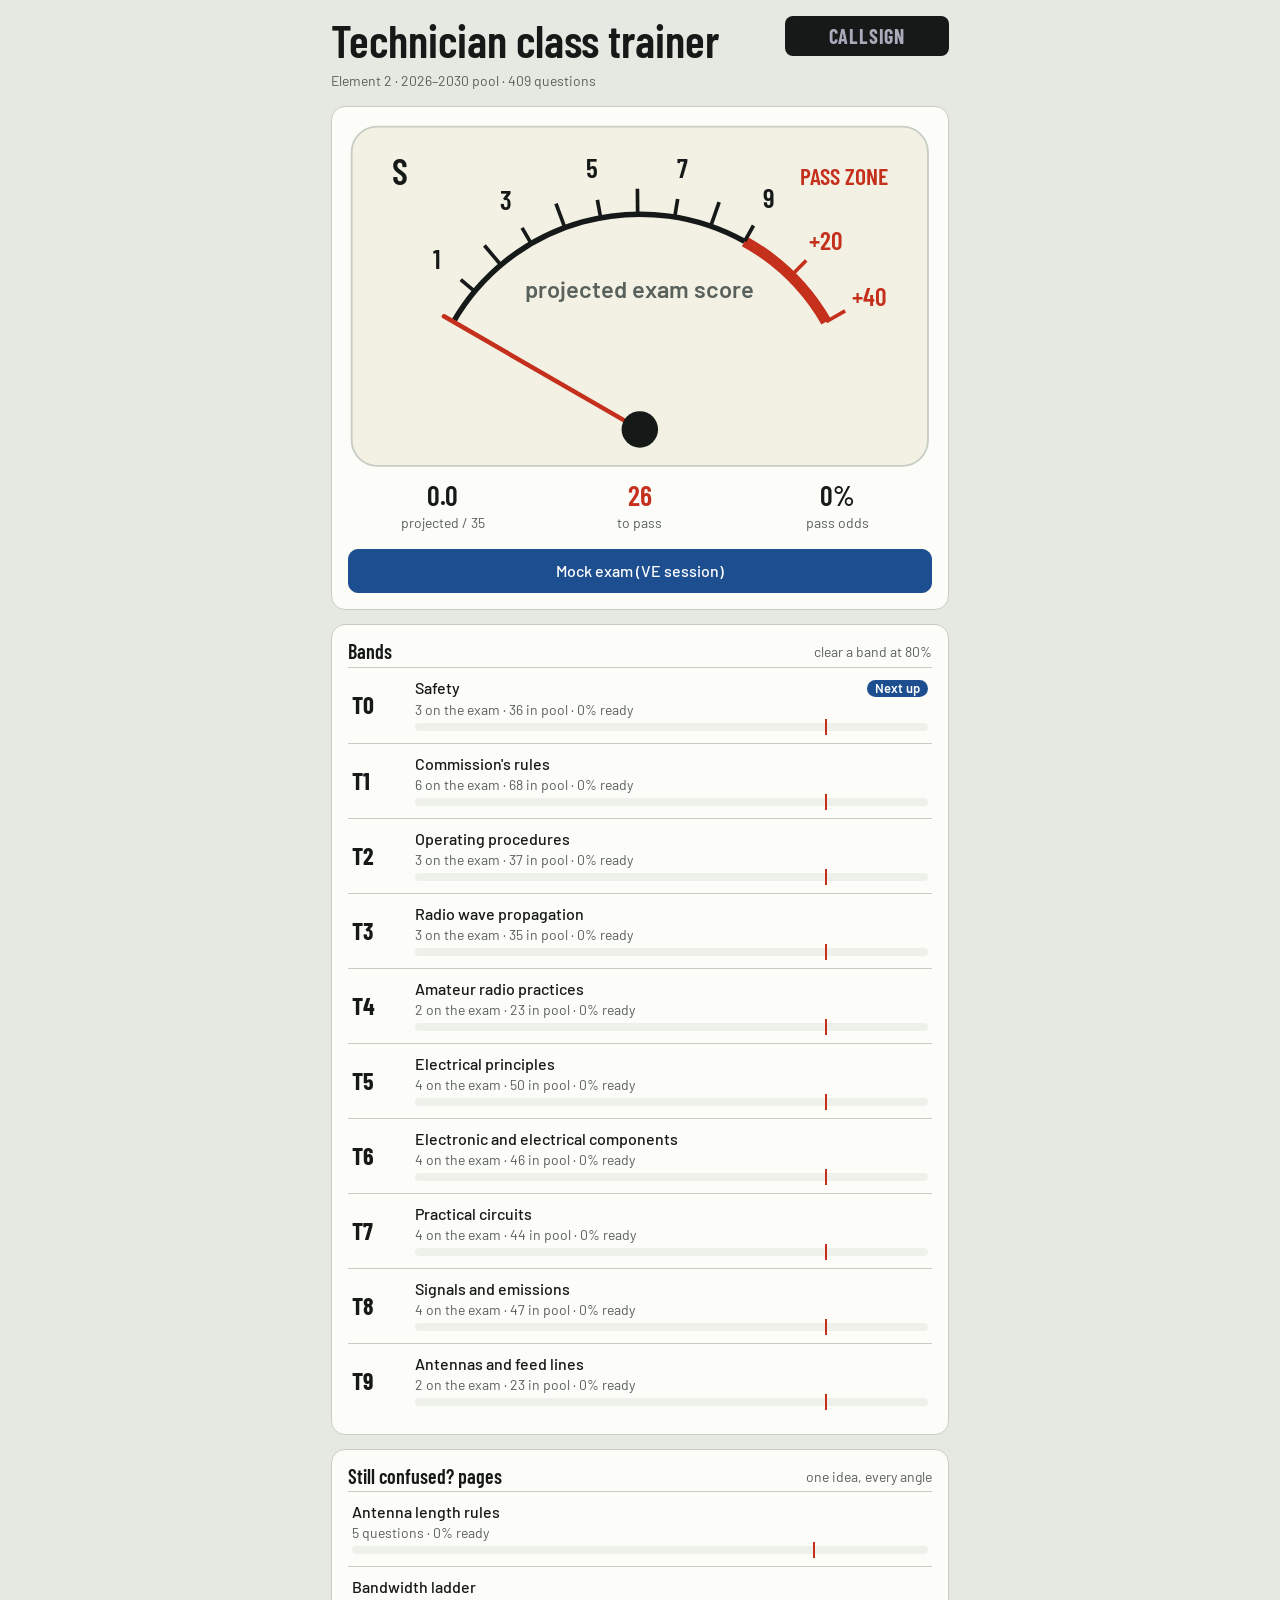
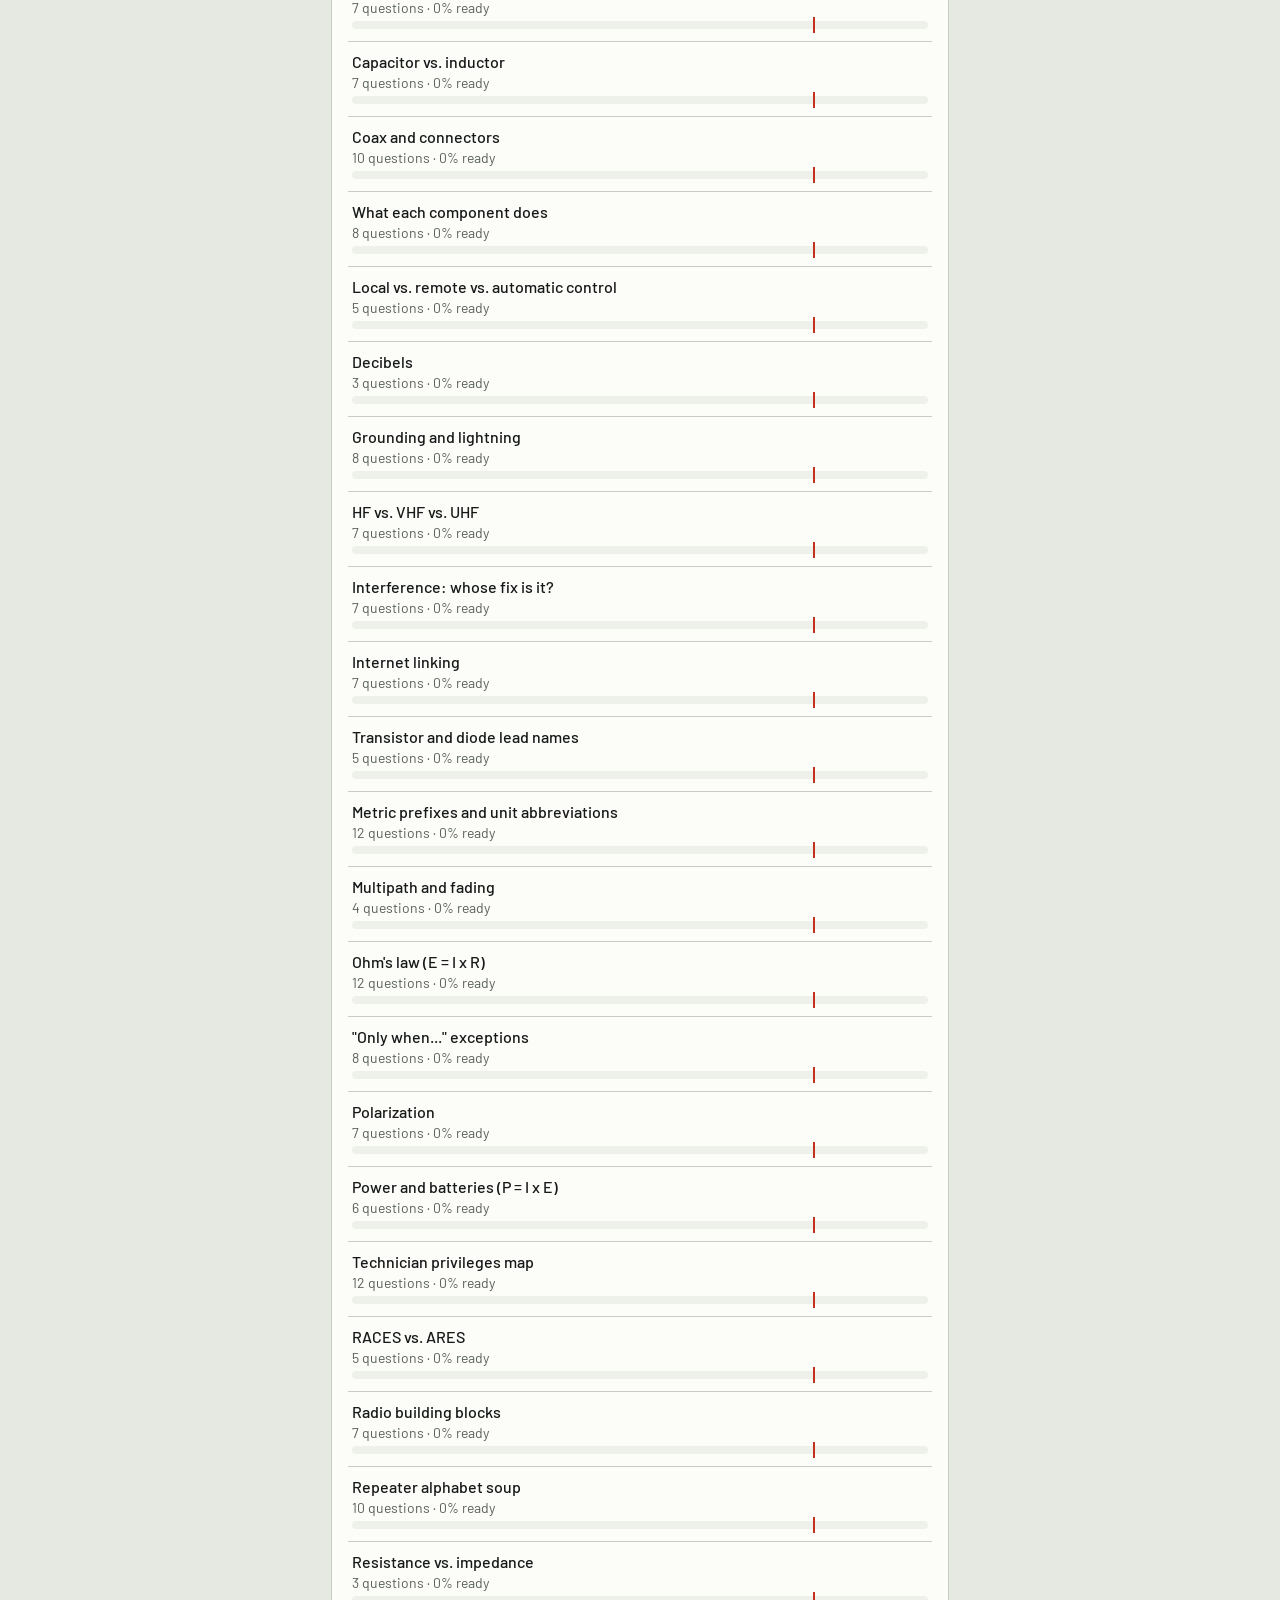
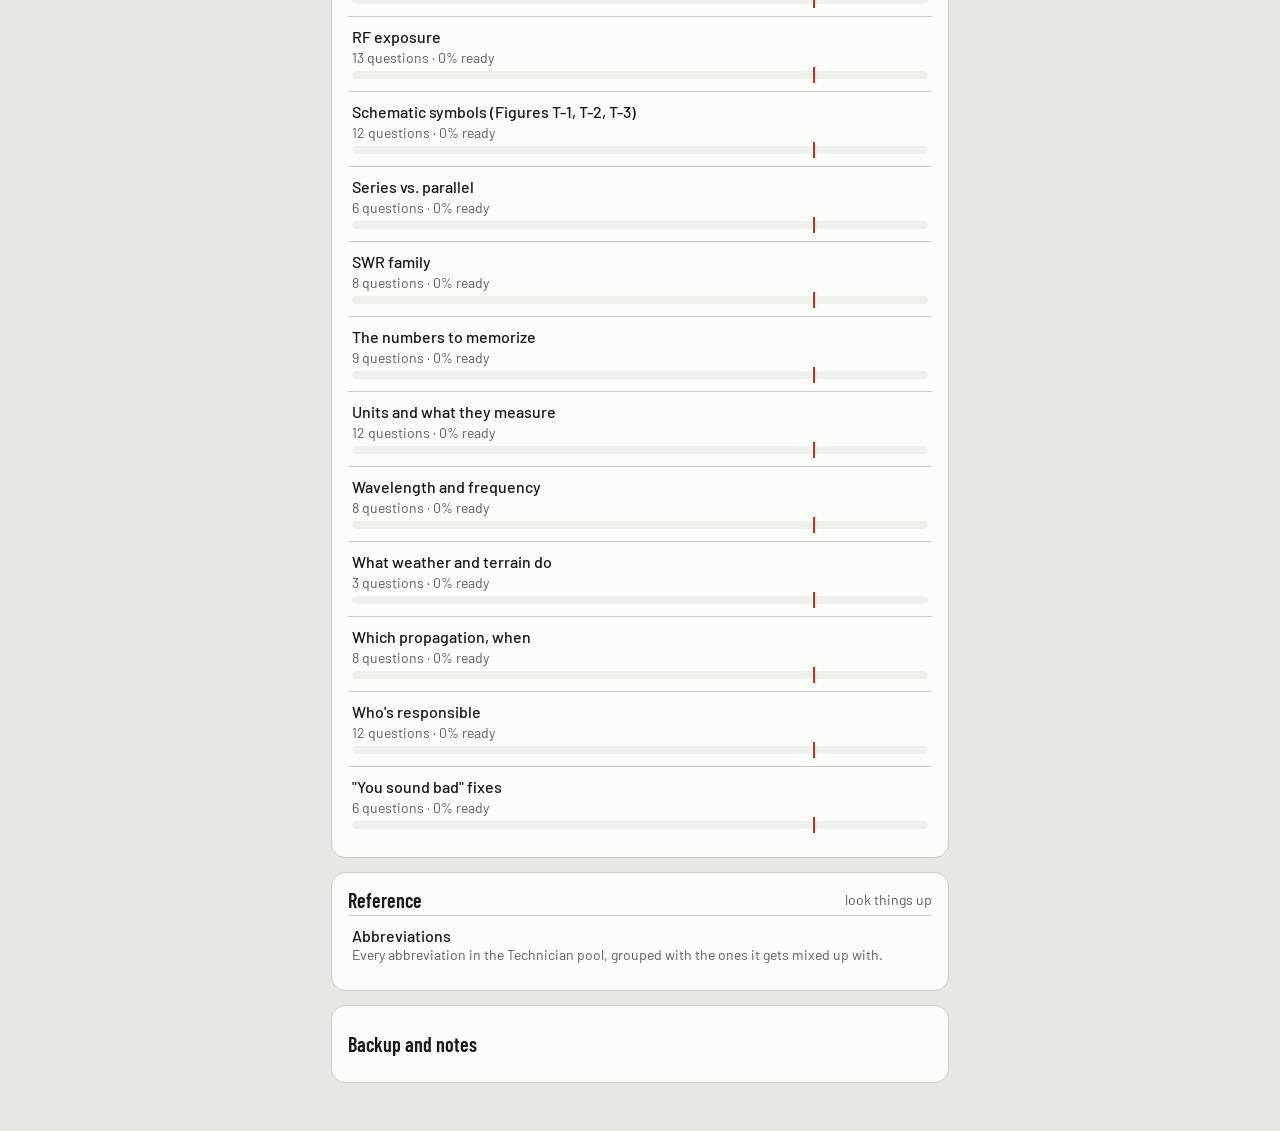
<file: exams/technician/site/index.html>
<!DOCTYPE html>
<html lang="en">
<head>
<meta charset="utf-8">
<meta name="viewport" content="width=device-width,initial-scale=1">
<title>Technician Class Trainer</title>
<!--fonts--><link rel="preconnect" href="https://fonts.googleapis.com"><link rel="preconnect" href="https://fonts.gstatic.com" crossorigin>
<link href="https://fonts.googleapis.com/css2?family=Barlow+Condensed:wght@500;600;700&family=Barlow:wght@400;500;600&display=swap" rel="stylesheet"><!--/fonts-->
<!--web-head-->
<style>
/* VOICE: a focused workbench, encouraging but exact.
   IDEA: the rig's front panel and a ham's logbook: bands on a dial, an S-meter for readiness, signal reports after each run.
   PICTURE: an analog S-meter whose needle is your projected exam score; S9 sits on the pass line (pass/exam size, set per exam).
   COLOUR and TYPE: panel grey-green ground, white cards, signal red for the needle and pass line, dial blue for actions; Barlow Condensed like front-panel legends, Barlow body.
   LAYOUT: one 720px column; meter on top, bands below; runs take the whole column. */
:root{color-scheme:light dark;--bg:light-dark(#e6e9e1,#111413);--card:light-dark(#fcfcf9,#1a1e1c);--ink:light-dark(#151918,#e8ebe5);--mute:light-dark(#59615c,#9ba49f);--line:light-dark(#c8cdc3,#2e3532);--red:light-dark(#c4301c,#ff6b52);--blue:light-dark(#1d4e8f,#86b4ff);--ok:light-dark(#257238,#6fd08a);--okbg:light-dark(#e3f1e5,#173222);--badbg:light-dark(#f8e4e0,#3a1d18);--face:light-dark(#f3f0e4,#20251f);--tint:light-dark(#eef1ea,#202523)}
:root[data-theme=light]{color-scheme:light}:root[data-theme=dark]{color-scheme:dark}
*{box-sizing:border-box;min-width:0}
body{margin:0;background:var(--bg);color:var(--ink);font:16px/1.55 Barlow,system-ui,sans-serif;overflow-x:clip}
.wrap{max-width:720px;margin:0 auto;padding:16px max(4vw,14px) 48px}
h1,h2,h3,.cond{font-family:"Barlow Condensed",Barlow,sans-serif;font-weight:600;line-height:1.05;margin:0;text-wrap:balance}
h1{font-size:clamp(32px,7vw,46px)}h2{font-size:28px}h3{font-size:20px}
.card{background:var(--card);border:1px solid var(--line);border-radius:14px;padding:16px}
.mute{color:var(--mute)}.small{font-size:14px}
button{font:500 16px/1 Barlow,sans-serif;min-height:44px;padding:0 16px;border-radius:10px;border:1px solid var(--line);background:var(--card);color:var(--ink);cursor:pointer}
button.pri{background:var(--blue);border-color:var(--blue);color:light-dark(#fff,#0d1420)}
button:focus-visible,.opt:focus-visible,input:focus-visible,textarea:focus-visible{outline:3px solid var(--blue);outline-offset:2px}
.row{display:flex;gap:10px;flex-wrap:wrap;align-items:center}
.top{display:flex;justify-content:space-between;align-items:flex-start;gap:12px;margin-bottom:14px}
.call{flex:none;font:700 var(--call-size,20px)/1 "Barlow Condensed",sans-serif;letter-spacing:.04em;background:var(--ink);color:var(--card);border:0;border-radius:8px;padding:8px 12px;min-height:40px;width:var(--call-w,8.2em);text-align:center;text-transform:uppercase}
.call::placeholder{color:light-dark(#aab,#556)}
.meter svg{width:100%;height:auto;display:block}
.needle{transition:transform 1.1s cubic-bezier(.3,1.4,.5,1);transform-origin:160px 168px}
@media(prefers-reduced-motion:reduce){.needle{transition:none}}
.stats{display:grid;grid-template-columns:repeat(3,minmax(0,1fr));gap:8px;margin-top:10px;text-align:center}
.stats b{display:block;font:600 28px/1.1 "Barlow Condensed",sans-serif}
.band{display:grid;grid-template-columns:3.2em minmax(0,1fr);gap:4px 12px;align-items:center;padding:12px 4px;border-top:1px solid var(--line);cursor:pointer;background:none;border-left:0;border-right:0;border-bottom:0;width:100%;text-align:left;border-radius:0;min-height:0;font-weight:400}
.band:first-child{border-top:0}
.code{font:700 24px/1 "Barlow Condensed",sans-serif;grid-row:span 2}
.bar{display:block;position:relative;height:8px;border-radius:4px;background:var(--tint);margin-top:6px}
.bar i{position:absolute;inset:0 auto 0 0;border-radius:4px;background:var(--blue)}
.bar.done i{background:var(--ok)}
.bar s{position:absolute;left:80%;top:-4px;bottom:-4px;width:2px;background:var(--red)}
.tag{font-size:13px;font-weight:600;padding:2px 8px;border-radius:99px;background:var(--tint);color:var(--mute);white-space:nowrap}
.tag.ok{background:var(--okbg);color:var(--ok)}.tag.next{background:var(--blue);color:light-dark(#fff,#0d1420)}
.qhead{display:flex;justify-content:space-between;gap:8px;font-size:14px;color:var(--mute);margin-bottom:10px}
.prog{height:4px;background:var(--tint);border-radius:2px;margin-bottom:14px}.prog i{display:block;height:4px;background:var(--red);border-radius:2px}
.q{font-size:19px;font-weight:500;line-height:1.45;margin:0 0 14px}
.opt{display:flex;gap:10px;width:100%;text-align:left;padding:12px;margin:0 0 8px;min-height:52px;line-height:1.4;font-weight:400;align-items:flex-start}
.opt span{font:700 16px/1.4 "Barlow Condensed",sans-serif;color:var(--mute);flex:none;width:1.1em}
.opt.right{background:var(--okbg);border-color:var(--ok);color:var(--ok)}
.opt.wrong{background:var(--badbg);border-color:var(--red);color:var(--red)}
.opt[disabled]{cursor:default;opacity:1}
.fig{background:#fff;border-radius:10px;padding:6px;margin:0 0 14px;border:1px solid var(--line)}
.fig img{width:100%;height:auto;display:block;max-height:60vh;object-fit:contain}
.note{border-left:4px solid var(--red);background:var(--face);padding:12px 14px;border-radius:0 10px 10px 0;margin:10px 0 0;line-height:1.5}
.note b{font:700 15px/1 "Barlow Condensed",sans-serif;letter-spacing:.02em;display:block;margin-bottom:6px;color:var(--red)}
.miss{padding:16px 0;border-top:1px solid var(--line)}.miss:first-child{border-top:0}
.ans{padding:8px 10px;border-radius:8px;margin:6px 0;font-size:15px}
.ans.r{background:var(--okbg);color:var(--ok)}.ans.w{background:var(--badbg);color:var(--red);text-decoration:line-through}
.big{font:700 clamp(56px,16vw,88px)/1 "Barlow Condensed",sans-serif}
.grp{display:grid;grid-template-columns:3em minmax(0,1fr) auto;gap:10px;align-items:center;padding:10px 0;border-top:1px solid var(--line);font-size:15px}
.grp:first-child{border-top:0}
textarea{width:100%;font:14px/1.4 ui-monospace,monospace;min-height:90px;border-radius:10px;border:1px solid var(--line);background:var(--card);color:var(--ink);padding:10px}
details summary{cursor:pointer;min-height:44px;display:flex;align-items:center}
.sp{height:14px}
/* Family pages ("Still confused?") */
.fambtn{display:flex;flex-direction:column;align-items:flex-start;gap:2px;width:100%;margin-top:8px;padding:10px 14px;text-align:left;line-height:1.25;border-color:var(--blue);color:var(--blue)}
.fambtn span{font-size:14px;color:var(--mute)}.fambtn b{font:600 19px/1.15 "Barlow Condensed",sans-serif}
.idea{font-size:19px;line-height:1.45;margin:8px 0 0}
.core{margin-top:12px;background:var(--face);border:1px solid var(--line);border-radius:10px;padding:14px;overflow-x:auto}
.core .formula{font:700 clamp(36px,11vw,60px)/1.05 "Barlow Condensed",sans-serif;text-align:center;letter-spacing:.02em}
.core .sub{text-align:center;margin:8px 0 0}
.core table{width:100%;border-collapse:collapse;font:600 20px/1.2 "Barlow Condensed",sans-serif}
.core th,.core td{padding:8px 6px;border-top:1px solid var(--line);text-align:left;vertical-align:top}
.core tr:first-child th{border-top:0;color:var(--mute);font-size:16px;font-weight:600}
.core td:first-child,.core th:first-child{color:var(--mute);font-size:16px}
.cmp{display:grid;grid-template-columns:repeat(auto-fit,minmax(150px,1fr));gap:8px;margin-top:8px}
.cmp div{background:var(--tint);border-radius:10px;padding:10px 12px}.cmp b{display:block;font:600 20px/1.15 "Barlow Condensed",sans-serif;margin-bottom:2px}
/* Reference pages (look-up pages not tied to questions): glossary */
.gl{display:grid;grid-template-columns:minmax(4.2em,max-content) 1em minmax(0,1fr);gap:0 6px;align-items:baseline;padding:9px 0;border-top:1px solid var(--line)}
.gl:first-of-type{border-top:0}.gl b{font:700 20px/1.15 "Barlow Condensed",sans-serif;overflow-wrap:anywhere}.gl i{font-style:normal;color:var(--mute);text-align:center}
.gl .gn{grid-column:3;font-size:14px;color:var(--mute);margin-top:2px}
.glh{display:flex;flex-wrap:wrap;align-items:center;justify-content:space-between;gap:8px;margin-bottom:6px}
.glb{display:flex;flex-wrap:wrap;justify-content:flex-end;gap:6px;margin-left:auto}
.glb button{min-height:44px;min-width:44px;padding:4px 10px;border-radius:99px;border-color:var(--blue);color:var(--blue);font:600 16px/1 "Barlow Condensed",sans-serif;white-space:nowrap}
.glb button span{color:var(--mute);font-weight:500;margin-left:4px}
.trap s{color:var(--red)}.trap .tq{font:600 14px/1 "Barlow Condensed",sans-serif;color:var(--mute);margin-right:6px}
.fq{border-top:1px solid var(--line)}.fq:first-of-type{border-top:0}
.fq summary{gap:10px;padding:8px 0;line-height:1.4;align-items:flex-start}
.fq summary .cond{flex:none;font-size:15px;color:var(--mute);padding-top:2px}
.fq[open]{padding-bottom:12px}
/* Widgets (S3): shared pieces */
.wg h3{margin-bottom:4px}.wg .lead{margin:0 0 12px}
.wg input,.wg select{font:500 18px/1 Barlow,sans-serif;min-height:44px;border-radius:10px;border:1px solid var(--line);background:var(--card);color:var(--ink);padding:0 10px;width:100%}
.wg label{display:block;font-size:14px;color:var(--mute);margin-bottom:4px}
.fields{display:grid;grid-template-columns:repeat(auto-fit,minmax(130px,1fr));gap:10px;margin-top:12px}
.chips{display:flex;flex-wrap:wrap;gap:8px;margin-top:12px}
.chip{font:600 16px/1 "Barlow Condensed",sans-serif;letter-spacing:.03em;padding:0 12px}
.chip.on{background:var(--blue);border-color:var(--blue);color:light-dark(#fff,#0d1420)}
.wq{font-size:15px;margin:10px 0 0;padding:8px 10px;border-radius:8px;background:var(--tint)}
.wres{margin-top:12px;background:var(--face);border:1px solid var(--line);border-radius:10px;padding:12px 14px}
.wres .eq{font:700 clamp(26px,8vw,38px)/1.1 "Barlow Condensed",sans-serif;overflow-wrap:anywhere}
.wres .eq em{font-style:normal;color:var(--red)}
.wres p{margin:6px 0 0}
.tri{display:block;width:100%;max-width:260px;margin:0 auto}
.tri .tk{cursor:pointer;outline:none}.tri .tk polygon{fill:transparent}
.tri .tk.on polygon{fill:var(--badbg)}.tri .tk.on text{fill:var(--red)}
.tri .tk:focus-visible polygon{stroke:var(--blue);stroke-width:4}
.tri text{font:700 46px "Barlow Condensed",sans-serif;fill:var(--ink);text-anchor:middle;pointer-events:none}
.rungs{margin-top:12px}
.rung{display:grid;grid-template-columns:4.2em minmax(0,1fr);gap:2px 10px;align-items:center;width:100%;text-align:left;padding:8px 12px;min-height:52px;font-weight:400;line-height:1.2}
.rung b{font:700 24px/1 "Barlow Condensed",sans-serif;grid-row:span 2}.rung .rv{font:600 19px/1.2 "Barlow Condensed",sans-serif;overflow-wrap:anywhere}
.rung .rn{color:var(--mute);font-size:14px}
.rung.from{border-color:var(--blue);box-shadow:inset 4px 0 0 var(--blue)}.rung.to{border-color:var(--red);box-shadow:inset 4px 0 0 var(--red)}
.gap{font:600 14px/1 "Barlow Condensed",sans-serif;color:var(--mute);padding:5px 0 5px 1.6em}
.wave{display:block;width:100%;height:auto;margin-top:12px}
.seg{display:flex;gap:6px;margin-top:4px}.seg button{flex:1}
.circ{display:block;width:100%;height:auto;margin-top:12px;color:var(--ink)}
.circ .w{fill:none;stroke:currentColor;stroke-width:3;stroke-linejoin:round;stroke-linecap:round}
.circ .flow{fill:none;stroke:var(--blue);stroke-width:3;stroke-dasharray:3 11;stroke-linecap:round;animation:flow 1s linear infinite}
.circ .mtr{fill:var(--card);stroke:var(--red);stroke-width:3}.circ text{font:700 20px "Barlow Condensed",sans-serif;fill:var(--red);text-anchor:middle}
.circ .lbl{font:600 13px Barlow,sans-serif;fill:var(--mute)}
@keyframes flow{to{stroke-dashoffset:-28}}@media(prefers-reduced-motion:reduce){.circ .flow{animation:none}}
.sbcard{font:600 clamp(22px,6vw,28px)/1.2 "Barlow Condensed",sans-serif;text-align:center;padding:22px 12px;margin-top:10px;background:var(--face);border:1px solid var(--line);border-radius:10px}
.bins{display:grid;grid-template-columns:repeat(auto-fit,minmax(90px,1fr));gap:8px;margin-top:10px}
.bins button{font:600 18px/1.1 "Barlow Condensed",sans-serif;min-height:52px}
.verdict{margin-top:10px;padding:10px 12px;border-radius:8px}.verdict.ok{background:var(--okbg);color:var(--ok)}.verdict.no{background:var(--badbg);color:var(--red)}
.mt{display:grid;grid-template-columns:minmax(0,1fr) minmax(0,1fr);gap:8px;margin-top:10px}
.mt div{display:flex;flex-direction:column;gap:8px}
.mt button{text-align:left;line-height:1.25;padding:8px 10px;font-size:15px;min-height:48px}
.mt .l{font:600 18px/1.15 "Barlow Condensed",sans-serif}
.mt button.sel{border-color:var(--blue);box-shadow:inset 0 0 0 2px var(--blue)}
.mt button.ok{background:var(--okbg);border-color:var(--ok);color:var(--ok)}
.mt button.no{background:var(--badbg);border-color:var(--red);color:var(--red)}
.fx{position:relative;margin-top:12px}.fx .fig{margin:0}
.fx .ring{position:absolute;width:13%;aspect-ratio:1;border:3px solid var(--red);border-radius:50%;transform:translate(-50%,-50%);pointer-events:none;box-shadow:0 0 0 3px rgba(255,255,255,.7)}
.nums{display:flex;flex-wrap:wrap;gap:8px;margin-top:10px}.nums button{font:700 20px/1 "Barlow Condensed",sans-serif;min-width:52px}
.nums button.on{background:var(--red);border-color:var(--red);color:light-dark(#fff,#1a0d0a)}
.sc .seg{flex-wrap:wrap}.sc .seg button{flex:1 1 auto;line-height:1.2;padding:8px 12px;text-align:left}
.meterbar{height:16px;border-radius:8px;background:var(--tint);margin-top:10px;overflow:hidden}.meterbar i{display:block;height:100%;background:var(--blue);transition:width .15s}
.bc{display:block;width:100%;height:auto;margin-top:12px;color:var(--ink)}.bc text{font:600 12px Barlow,sans-serif;fill:var(--mute)}
.bc .k-cw{fill:var(--red)}.bc .k-phone{fill:var(--blue)}.bc .k-other{fill:var(--mute)}.bc .k-range{fill:var(--tint);stroke:var(--line)}.bc .k-range.alt{fill:var(--face)}
.bc .sel{stroke:var(--ink);stroke-width:3}.bc .mk{stroke:var(--ink);stroke-width:2}.bc .bct{fill:var(--ink);font-weight:700}
.bclist{display:flex;flex-direction:column;gap:6px;margin-top:10px}.bclist button{text-align:left;line-height:1.25;padding:8px 12px;display:flex;gap:10px;align-items:center}
.bclist i{flex:none;width:14px;height:14px;border-radius:3px;border:1px solid var(--line)}.bclist button.on{border-color:var(--ink);box-shadow:inset 0 0 0 2px var(--ink)}
.pw{display:block;width:100%;max-width:320px;margin:0 auto;font-family:"Barlow Condensed",sans-serif}
.pw .pq{stroke:var(--card);stroke-width:3}.pw .pq.kn{fill:var(--blue)}.pw .pq.un{fill:var(--badbg)}
.pw .pl{font:700 40px "Barlow Condensed",sans-serif;text-anchor:middle;fill:var(--ink);pointer-events:none}
.pw .pq.kn+.pl{fill:light-dark(#fff,#0d1420)}
.pw .pf{fill:var(--tint);stroke:var(--line)}.pw .pf.on{fill:var(--red);stroke:var(--red)}
.pw .pft{font:600 12.5px "Barlow Condensed",sans-serif;text-anchor:middle;fill:var(--mute)}.pw .pft.on{fill:light-dark(#fff,#1a0d0a)}
.pw .pd{stroke:var(--card);stroke-width:3}
.pwk .seg{flex-wrap:wrap}.pwk .seg button{flex:1 1 40%;font-weight:600}
.sw .swl{stroke-width:2;stroke-dasharray:6 5}.sw .swl.pk{stroke:var(--red)}.sw .swl.rm{stroke:var(--blue)}
.sw .swt{font:600 13px Barlow,sans-serif;fill:var(--mute)}
.swr{display:grid;grid-template-columns:repeat(3,minmax(0,1fr));gap:8px}.swr div{background:var(--tint);border-radius:8px;padding:8px}
.swr span{display:block;font-size:13px;color:var(--mute)}.swr b{font:700 22px/1.1 "Barlow Condensed",sans-serif}
.sm{display:block;width:100%;height:auto}.sm .smn1{stroke:var(--mute);stroke-width:2.5;stroke-dasharray:5 4}.sm .smn2{stroke:var(--red);stroke-width:3}
.smf .chips{margin-top:0}.smb{min-width:48px;min-height:44px;padding:0 10px;font:600 16px/1 "Barlow Condensed",sans-serif}.smb.on{background:var(--ink);border-color:var(--ink);color:var(--card)}
.cbrow{display:grid;grid-template-columns:4.2em minmax(0,1fr) 5.2em auto;gap:8px;align-items:center;margin-top:8px}.cbrow label{margin:0}.cbrow button{min-width:44px;padding:0}
.wg input[type=range]{min-height:36px;border:0;background:none}
.gg{stroke:var(--line);stroke-width:1}.gl{fill:none;stroke-width:3;stroke-linejoin:round}.gl.xl{stroke:var(--blue)}.gl.xc{stroke:var(--red)}.gl.z{stroke:var(--ink);stroke-width:2;stroke-dasharray:5 4}
.gcur{stroke:var(--ink);stroke-width:1.5}.gdot{fill:var(--card);stroke:var(--ink);stroke-width:3}
.lgd{display:flex;flex-wrap:wrap;gap:4px 14px;font-size:13px;color:var(--mute);margin-top:6px}.lgd i{display:inline-block;width:18px;height:0;border-top:3px solid;vertical-align:middle;margin-right:5px}.lgd .xl{border-color:var(--blue)}.lgd .xc{border-color:var(--red)}.lgd .z{border-top:2px dashed var(--ink)}
.sx{stroke:var(--mute);stroke-width:1.5}.sl{stroke:var(--ink);stroke-width:3;stroke-linecap:round}.sl.rf{stroke:var(--blue)}.sl.out{stroke:var(--red)}.sl.img{stroke:var(--mute);stroke-dasharray:4 3}.sl.dash{stroke:var(--mute);stroke-dasharray:3 4;stroke-width:2}
.circ .sll{fill:var(--ink)}.circ .sll.rf{fill:var(--blue)}.circ .sll.out{fill:var(--red)}
.sbx{fill:var(--tint);stroke:var(--line)}.sbx.ok{fill:var(--okbg);stroke:var(--ok)}.sbx.bad{fill:var(--badbg);stroke:var(--red)}
.gnd{stroke:var(--mute);stroke-width:2}.ins{fill:var(--card);stroke:var(--ink);stroke-width:2}.coax{fill:none;stroke:var(--mute);stroke-width:3}.dim{fill:none;stroke:var(--mute);stroke-width:1.5}
.per{fill:none;stroke:var(--red);stroke-width:2;stroke-linecap:round}.bm{fill:none;stroke:var(--red);stroke-width:2}
.arb{display:flex;flex-wrap:nowrap;gap:6px;margin-top:10px}.arb .smb{flex:1;min-width:0;padding:0 2px}
.chain{display:flex;align-items:center;gap:4px}.chain div{flex:1;min-width:0;background:var(--tint);border-radius:8px;padding:8px 6px;text-align:center}.chain i{font-style:normal;color:var(--mute)}
.chain span{display:block;font-size:12px;color:var(--mute)}.chain b{display:block;font:700 19px/1.1 "Barlow Condensed",sans-serif}.chain small{display:block;font-size:13px;color:var(--red)}.chain.hi .mul{box-shadow:inset 0 0 0 2px var(--blue)}
.sens{stroke:var(--red);stroke-width:2;stroke-dasharray:6 4}.mgok{fill:var(--okbg);stroke:var(--ok)}.mgbad{fill:var(--badbg);stroke:var(--red)}
.circ .sun{fill:#f2b33d;stroke:#d9861c;stroke-width:2}.circ .earth{fill:var(--blue)}.circ .spot{fill:#7a3d0c}
.circ .ray{stroke:#f2b33d;stroke-width:4;stroke-dasharray:2 5;stroke-linecap:round}.circ .front{fill:none;stroke:var(--red);stroke-width:4;stroke-linecap:round}.circ .trail{stroke:var(--red);stroke-width:1.5;stroke-dasharray:3 5;opacity:.6}.circ .mag{fill:none;stroke:var(--red);stroke-width:2;stroke-dasharray:4 3}
.stb{display:grid;grid-template-columns:repeat(2,minmax(0,1fr));gap:6px;margin-top:10px}.stb div{border-radius:8px;padding:6px 8px;background:var(--tint)}.stb span{display:block;font-size:12px;color:var(--mute);line-height:1.25}.stb b{font:700 17px/1.2 "Barlow Condensed",sans-serif}
.stb .ok b{color:var(--ok)}.stb .mid b{color:var(--ink)}.stb .bad{background:var(--badbg)}.stb .bad b{color:var(--red)}.stb .off b{color:var(--mute)}
.sibands{display:grid;grid-template-columns:repeat(9,minmax(0,1fr));gap:4px;height:110px;align-items:end;margin-top:12px}.sibands div{display:flex;flex-direction:column;justify-content:flex-end;height:100%;text-align:center}
.sibands i{display:block;border-radius:4px 4px 0 0;background:var(--ok);transition:height .2s}.sibands .mid i{background:#c99a2e}.sibands .bad i{background:var(--red);opacity:.5}.sibands b{font:700 15px/1.4 "Barlow Condensed",sans-serif}.sibands .hi b{color:var(--blue);text-decoration:underline}
.circ .kq{fill:var(--ok)}.circ .kun{fill:#c99a2e}.circ .kst{fill:var(--red)}.circ .kb{cursor:pointer;outline:none}.circ .kb:focus-visible rect:first-child{stroke:var(--blue);stroke-width:3}
.circ .gnd2{fill:var(--face);stroke:var(--line)}.circ .lay{opacity:.55}.circ .lD{fill:#c99a2e}.circ .lD.hot{fill:var(--red)}.circ .lE{fill:var(--okbg)}.circ .lF{fill:light-dark(#d5e1f2,#1d2b40)}
.circ .ray2{fill:none;stroke:var(--red);stroke-width:3;stroke-linejoin:round}.circ .xmark{font:700 18px Barlow,sans-serif;fill:var(--red);text-anchor:middle}.circ .land{fill:var(--red)}
.hl{background:var(--tint);border-radius:4px;padding:0 3px}
.circ .skhl{stroke:var(--red);stroke-width:1.5;opacity:.6}.circ .skgw{fill:none;stroke:var(--ok);stroke-width:6;stroke-linecap:round;opacity:.8}
.circ .skray{fill:none;stroke:var(--blue);stroke-width:2;stroke-linejoin:round;opacity:.7}.circ .skray.first{stroke-width:3;opacity:1}.circ .skray.thru{stroke-dasharray:3 4;opacity:.5}
.circ .skscat{fill:none;stroke:var(--red);stroke-width:1.5;stroke-dasharray:3 5;animation:flow 1s linear infinite}
.circ .skf line{stroke:var(--ink);stroke-width:2.5}.circ .skf circle{fill:var(--ink)}
.skm.flut i{transform-origin:left;animation:flut .23s steps(3) infinite alternate}
@keyframes flut{0%{transform:scaleX(.25)}50%{transform:scaleX(1.1)}100%{transform:scaleX(.55)}}
@media (prefers-reduced-motion:reduce){.skm.flut i,.circ .skscat{animation:none}}
.circ .gcsea{fill:light-dark(#e6eef8,#18222f);stroke:var(--line);stroke-width:1.5}.circ .gcring{fill:none;stroke:var(--line);stroke-dasharray:3 4}
.circ .gcbeam{fill:var(--blue);opacity:.22}.circ .gcpath{fill:none;stroke:var(--red);stroke-width:3;stroke-linecap:round}.circ .gcpath.lp{stroke-dasharray:7 5}
.circ .gcwrap{fill:var(--card);stroke:var(--red);stroke-width:2}.circ .gccity{fill:var(--mute)}.circ .gccity.on{fill:var(--red)}
.gct,.btb,.plb{flex-wrap:wrap}.gct button,.btb button,.plb button{flex:1 1 auto}
.bt .btex{opacity:.35}.bt .btbg{fill:transparent}.bt .skhl{stroke:var(--ink);stroke-width:1.2;opacity:.5}.bt .btmk{fill:var(--ink)}
.bt .btcur{fill:var(--ink)}.bt .btcurl{stroke:var(--ink);stroke-width:2}.bt .btz{opacity:.25}.bt .btedge{stroke:var(--ink);stroke-width:2}
.bt .btghost{fill:none;stroke:var(--mute);stroke-width:1.5;stroke-dasharray:4 3}.bt .btsig.ok{fill:var(--ok)}.bt .btsig.bad{fill:var(--red)}
.bt .btcar{stroke:var(--ink);stroke-width:1.5;stroke-dasharray:3 3}
.circ .plmtr{fill:var(--card);stroke:var(--ink);stroke-width:2.5}.circ .plmtr.hi{stroke:var(--red);stroke-width:4}
.circ .skz{fill:var(--badbg)}.circ .sktk{stroke:var(--mute)}.circ .plbg{fill:var(--tint);stroke:var(--line)}.circ .plok{fill:var(--ok)}.circ .plover{fill:var(--red)}.circ .pllim{stroke:var(--red);stroke-width:2.5}
.bnt button,.bnb button,.bno button,.rxp button{flex:1 1 auto}.bnb,.rxp,.msm{flex-wrap:wrap}
.circ .bnrow{fill:var(--tint)}.circ .bnrow.on{fill:var(--card);stroke:var(--blue);stroke-width:2.5}.circ .bnf{font:700 15px "Barlow Condensed",sans-serif;fill:var(--ink)}.circ .bncall{font:700 17px "Barlow Condensed",sans-serif;fill:var(--red)}
.bnrules{display:flex;flex-direction:column;gap:6px;margin-top:10px}.bnrules div{display:flex;gap:8px;align-items:flex-start}.bnrules i{font-style:normal;font-weight:700;width:1.2em;flex:none}.bnrules .ok i{color:var(--ok)}.bnrules .no i{color:var(--red)}
.bwl{display:flex;flex-direction:column;gap:5px;margin-top:10px}.bwl button{display:grid;grid-template-columns:5.6em minmax(0,1fr) 4.4em;gap:8px;align-items:center;text-align:left;padding:6px 10px;min-height:44px}
.bwl button i{display:block;height:10px;border-radius:5px;background:var(--blue)}.bwl button b{font:700 15px "Barlow Condensed",sans-serif;text-align:right}.bwl button.on{border-color:var(--ink);box-shadow:inset 0 0 0 2px var(--ink)}
.circ .bwax{stroke:var(--mute);stroke-width:1.5}.circ .bws{fill:var(--blue)}.circ .bwn{fill:var(--mute);opacity:.7}.circ .bwn.bad{fill:var(--red)}.circ .bwspl{fill:var(--red);opacity:.35}
.circ .bwflt{fill:none;stroke:var(--ink);stroke-width:1.5;stroke-dasharray:5 3}.circ .bwwf{fill:#0d1420}.circ .bwwfs{fill:#f2b33d}.circ .bwwfl{fill:#f2b33d;opacity:.8}
.vsb{display:grid;grid-template-columns:1fr 1fr;gap:10px;margin-top:6px}.vsb span{font-size:13px;color:var(--mute)}.vsb .meterbar{margin-top:2px}
.circ .vsfull{stroke:var(--red);stroke-width:1.5;stroke-dasharray:5 4}.circ .vsenv{fill:var(--blue);opacity:.75}.circ .vsclip{fill:var(--red)}.circ .vsmid{stroke:var(--line);stroke-width:1}
.circ .msau{fill:none;stroke:var(--ink);stroke-width:2}.circ .msscr{fill:#0d1420}.circ .msrf{fill:none;stroke:#7be08f;stroke-width:1.6}.circ .msenv{fill:none;stroke:#f2b33d;stroke-width:2;stroke-dasharray:5 4}
.rxc{display:flex;flex-wrap:wrap;gap:6px;margin-top:10px}.rxc .smb{flex:1 1 30%}
.circ .rxflt{fill:var(--tint)}.circ .rxfloor{fill:none;stroke:var(--mute);stroke-width:1.5}.circ .rxsig{fill:var(--blue)}.circ .rxbad{fill:var(--red)}.circ .rxpop{fill:#c99a2e}.circ .rxnotch{fill:none;stroke:var(--ok);stroke-width:2;stroke-dasharray:4 3}
.wg [hidden]{display:none!important}
.wfbox{position:relative;margin-top:12px}.wfc{position:absolute;top:0;left:0;width:100%;height:auto;border-radius:8px}.circ.wfo{position:relative;margin:0;cursor:pointer}
.circ .wfsl{stroke:#cfd8e3;stroke-width:1;stroke-dasharray:3 4;opacity:.6}.circ .wfst{fill:#cfd8e3;font:600 10px Barlow,sans-serif;text-anchor:start}.circ .wftx{fill:#f2b33d;font:600 11px Barlow,sans-serif;text-anchor:middle;paint-order:stroke;stroke:#0d1420;stroke-width:4px}
.circ .wftxl{stroke:var(--red);stroke-width:2;stroke-dasharray:5 3}.circ .wftxm{fill:var(--red)}.circ .wfsel{fill:none;stroke:#fff;stroke-width:2}.circ .wfhl{fill:var(--red);font-weight:700}
.circ .wfzl{stroke:var(--line);stroke-width:1}.circ .wfzt{fill:var(--blue)}.wfclk{font-size:16px}
.rtout{font:600 18px/1.6 ui-monospace,Menlo,monospace;background:#0d1420;color:#7be08f;border-radius:8px;padding:8px 10px;margin-top:10px;letter-spacing:.05em;overflow-wrap:anywhere;white-space:pre-wrap}.rtout.bad{color:#f2b33d}
.rtcap{display:block;font:500 11px Barlow,sans-serif;color:#9ba49f;letter-spacing:0}.rtout .rtch{min-height:0;padding:0 1px;border:0;border-radius:3px;background:none;color:inherit;font:inherit;letter-spacing:inherit}.rtout .rtch.on{background:#1d4e8f;color:#fff}
.rtg{display:grid;grid-template-columns:auto minmax(0,1fr);gap:6px 10px;align-items:center;margin-top:10px}.rtg>span{font-size:14px;color:var(--mute)}.rtg .seg{margin:0;flex-wrap:nowrap}.rtg .seg button{flex:1 1 0;min-width:0;padding:0 4px;text-align:center}
.rtgen button{flex:1 1 40%}
.circ .rtslot{fill:none;stroke:var(--ink);stroke-width:1.5;stroke-dasharray:4 3}.circ .rtm,.circ .rtmt{fill:var(--blue)}.circ .rts,.circ .rtst{fill:var(--red)}.circ .rtshift{stroke:var(--mute);stroke-width:1}.circ .rtbit{fill:none;stroke:var(--blue);stroke-width:2.5;stroke-linejoin:round}
.psw{display:grid;grid-template-columns:140fr 160fr;gap:8px}.psb{display:flex;gap:6px;margin-top:8px}.psb button{flex:1;min-width:0;display:flex;flex-direction:column;align-items:center;justify-content:center;gap:3px;padding:4px 2px;font:700 19px/1 "Barlow Condensed",sans-serif}.psb small{font:500 11px/1 Barlow,sans-serif;color:var(--mute)}
.circ .pscir{fill:none;stroke:var(--line);stroke-width:2}.circ .psdot{fill:var(--card);stroke:var(--blue);stroke-width:2}.circ .psdot.on{fill:var(--blue)}.circ .psarm{stroke:var(--blue);stroke-width:3;stroke-linecap:round}.circ .psarm.bad{stroke:var(--red);stroke-dasharray:4 3}
.circ .psrf{fill:none;stroke:var(--blue);stroke-width:2}.circ .pssym{stroke:var(--red);stroke-width:1;stroke-dasharray:3 3}
.psvc{display:flex;flex-wrap:wrap;gap:4px 2px;margin-top:10px;align-items:center;font:12px ui-monospace,Menlo,monospace}.psvc span{display:flex;flex-direction:column;align-items:center;background:var(--tint);border-radius:6px;padding:2px 4px}.psvc b{font:700 15px "Barlow Condensed",sans-serif}.psvc em{font-style:normal;color:var(--mute);font-size:10px}
.psbar{display:grid;grid-template-columns:auto minmax(0,1fr) auto;gap:6px 8px;align-items:center;margin-top:10px;font-size:13px}.psbar .meterbar{margin:0}.psbar b{font:600 15px "Barlow Condensed",sans-serif}
.aqf{display:flex;margin-top:12px;border-radius:10px;overflow:hidden;border:1px solid var(--line)}.aqf button{border:0;border-radius:0;font-weight:600;padding:0 6px}.aqf button:nth-child(1){flex:1.3;background:light-dark(#d5e1f2,#1d2b40)}.aqf button:nth-child(2){flex:3;border-left:1px solid var(--line);border-right:1px solid var(--line)}.aqf button:nth-child(3){flex:1.1;background:var(--face)}.aqf button.on{box-shadow:inset 0 0 0 3px var(--blue)}.aqpt{margin:6px 0 0;min-height:2.8em}
.circ .aqlane{stroke:var(--line);stroke-width:3}.circ .aqar{stroke-width:2}.circ .aqok{stroke:var(--ok);fill:var(--ok)}.circ .aqnak{stroke:#c99a2e;fill:#c99a2e}.circ .aqbad{stroke:var(--red);fill:var(--red)}.circ .aqfix{stroke:var(--blue);fill:var(--blue)}.circ .aqlb{font-size:11px;fill:var(--ink);paint-order:stroke;stroke:var(--card);stroke-width:4px}
.nmt,.nmp{flex-wrap:nowrap}.nmt button,.nmp button{flex:1 1 0;min-width:0;padding:4px 6px;text-align:center}
.circ .nmcloud{fill:var(--tint);stroke:var(--line)}.circ .nmbox{fill:var(--card);stroke:var(--ink);stroke-width:1.5}.circ .nmenv,.circ .nmtw{fill:none;stroke:var(--ink);stroke-width:1.5;stroke-linecap:round}.circ .nmtip{fill:var(--red)}.circ .nmgw{opacity:.3}.circ .nmgw.on{opacity:1}
.circ .nmnet{stroke:var(--line);stroke-width:2;stroke-dasharray:4 4}.circ .nmnet.on{stroke:var(--mute)}.circ .nmrad{fill:none;stroke:var(--mute);stroke-width:2;stroke-dasharray:2 5}.circ .nmrad.ok{stroke:var(--ok);stroke-width:3;stroke-dasharray:none}.circ .nmrad.bad{stroke:var(--red)}.circ .nmpk{fill:#f2b33d;stroke:var(--ink);stroke-width:1.5}
.circ .nmlk{stroke:var(--line);stroke-width:3}.circ .nmlk.on{stroke:var(--ok);stroke-width:5}.circ .nmlk.dead{stroke-dasharray:3 5;opacity:.5}.circ .nmnd{cursor:pointer;outline:none}.circ .nmnd circle{fill:var(--card);stroke:var(--blue);stroke-width:3}.circ .nmnd.end circle{fill:var(--blue)}
.circ .nmnd.on circle{stroke:var(--ok)}.circ .nmnd.end.on circle{fill:var(--ok)}.circ .nmnd.dead circle{stroke:var(--red);fill:var(--badbg)}.circ .nmnd:focus-visible circle{stroke-width:5}.circ .nmnd circle.nmhit{fill:transparent!important;stroke:none!important}
.circ .nmscr{fill:#0d1420}.circ .nmic{fill:none;stroke:#7be08f;stroke-width:3;stroke-linecap:round}.circ .nmic.f{fill:#7be08f}
.nmgl{display:flex;flex-direction:column;gap:6px;margin-top:10px}.nmgl button{display:flex;flex-direction:column;align-items:flex-start;gap:3px;text-align:left;padding:8px 12px;line-height:1.2}.nmgl button span{font-size:13px;color:var(--mute)}.nmgl button.on{box-shadow:inset 0 0 0 2px var(--ink)}.nmgl button.on span{color:var(--ink)}
.cqlog{display:flex;flex-direction:column;gap:6px;margin-top:12px}.cqln{display:grid;grid-template-columns:52px minmax(0,1fr) 44px;gap:6px;align-items:center;background:var(--tint);border-radius:8px;padding:4px 6px}
.cqwho{font:700 14px "Barlow Condensed",sans-serif;color:var(--blue)}.cqwho.b{color:var(--red)}.cqtx{font:600 16px/1.9 ui-monospace,Menlo,monospace;letter-spacing:.03em;overflow-wrap:anywhere}
.cqtok{min-height:36px;padding:0 6px;font:inherit;letter-spacing:inherit;border-radius:6px;border:1.5px solid var(--blue);background:var(--card);color:var(--blue);margin:2px 0}.cqtok.on{background:var(--blue);color:#fff}
.cqln .smb{min-width:40px;padding:0}.cqt,.act{flex-wrap:nowrap}.cqt button,.act button{flex:1 1 0;min-width:0;padding:4px 4px;text-align:center}.cqb button,.rcf button,.rck button,.acc button{flex:1 1 0;min-width:0;padding:4px 3px;text-align:center}.rck,.rcf{flex-wrap:nowrap}.acs{margin-top:6px}
.circ .rcbx{fill:var(--card);stroke:var(--line);stroke-width:1.5}.circ .rcbx.hot{stroke:var(--red);stroke-width:2.5}.circ .rcw{fill:none;stroke:var(--ink);stroke-width:1.8;stroke-linecap:round}.circ .rcd{fill:var(--ink)}.circ .rcdot{fill:var(--ink)}
.circ .rcsq{fill:none;stroke:var(--blue);stroke-width:2}.circ .rccore{fill:light-dark(#c9ccc4,#3a3f3c);stroke:var(--ink);stroke-width:1.5}
</style>
</head>
<body style="--call-size:20px;--call-w:8.2em">
<div class="wrap" id="app"><p class="mute">Loading the question pool…</p></div>
<div class="wrap" id="fam" hidden></div>
<script>
{
const $=s=>document.querySelector(s);
const esc=s=>String(s).replace(/[&<>"]/g,c=>({'&':'&amp;','<':'&lt;','>':'&gt;','"':'&quot;'}[c]));
const app=$('#app');
let POOL,HOOKS={},BY={},GROUPS={},BANDS=[];
let P={v:1,call:'',h:{},runs:{},exams:[],ts:0};
let R=null,view='home';
let FAM={},FAMDOC={},QFAM={},famOpen=null,famPushed=false,famPrev='',famScroll=0;
let REF={},REFDOC={};
/* Exam settings: filled in from exams/<exam>/exam.json by tools/site.py build. */
const CFG={"title": "Technician Class Trainer", "heading": "Technician class trainer", "element": "Element 2 · 2026–2030 pool", "source": "NCVEC 2026–2030 Element 2 pool, public domain, Feb 19, 2026 revision (in effect July 1, 2026 through June 30, 2030).", "letter": "T", "ex": 35, "pass": 26, "ls": "tech-trainer-v1", "callSize": "20px", "short": "Tech Trainer", "callWidth": "8.2em"};
const LS=CFG.ls,EX=CFG.ex,PASS=CFG.pass;
let db=null,docRef=null,saving=false,dirty=false,saveT=null,syncNote='';

try{const s=localStorage.getItem(LS);if(s)P=Object.assign(P,JSON.parse(s))}catch(e){}

function save(){P.ts=Date.now();try{localStorage.setItem(LS,JSON.stringify(P))}catch(e){}dirty=true;clearTimeout(saveT);saveT=setTimeout(flush,1200)}
async function flush(){if(!docRef||saving||!dirty)return;saving=true;dirty=false;try{await docRef.set(JSON.parse(JSON.stringify(P)))}catch(e){if(e&&e.code==='unavailable')dirty=true}saving=false;if(dirty)saveT=setTimeout(flush,1500)}

const last=id=>{const s=P.h[id];return s?s[s.length-1]:''};
const rd=ids=>ids.length?ids.filter(id=>last(id)==='1').length/ids.length:0;
const bandQs=b=>POOL.qs.filter(q=>q.id.startsWith(b)).map(q=>q.id);
const grpQs=g=>GROUPS[g];
const pct=x=>Math.round(x*100)+'%';
const shuffle=a=>{a=a.slice();for(let i=a.length-1;i>0;i--){const j=Math.floor(Math.random()*(i+1));[a[i],a[j]]=[a[j],a[i]]}return a};
const hookOf=id=>HOOKS[id]||'';

function odds(){
  const ps=Object.keys(GROUPS).map(g=>rd(GROUPS[g]));
  let d=[1];
  for(const p of ps){const n=new Array(d.length+1).fill(0);d.forEach((v,k)=>{n[k]+=v*(1-p);n[k+1]+=v*p});d=n}
  const exp=ps.reduce((a,b)=>a+b,0);
  return{exp,pass:d.slice(PASS).reduce((a,b)=>a+b,0)};
}
function record(id,ok){P.h[id]=((P.h[id]||'')+(ok?'1':'0')).slice(-6)}

function meter(exp){
  const ang=v=>-60+120*Math.min(v,EX)/EX;
  const pt=(a,r)=>{const t=(a-90)*Math.PI/180;return[160+r*Math.cos(t),168+r*Math.sin(t)]};
  let ticks='';
  for(let s=1;s<=9;s++){const v=PASS*s/9,a=ang(v),[x1,y1]=pt(a,118),[x2,y2]=pt(a,s%2?128:132),[tx,ty]=pt(a,145);ticks+=`<line x1="${x1}" y1="${y1}" x2="${x2}" y2="${y2}" stroke="currentColor" stroke-width="2"/>`+(s%2?`<text x="${tx}" y="${ty+5}" text-anchor="middle" font-size="15" fill="currentColor">${s}</text>`:'')}
  [[(PASS+EX)/2,'+20'],[EX,'+40']].forEach(([v,l])=>{const a=ang(v),[x1,y1]=pt(a,118),[x2,y2]=pt(a,130),[tx,ty]=pt(a,145);ticks+=`<line x1="${x1}" y1="${y1}" x2="${x2}" y2="${y2}" stroke="var(--red)" stroke-width="2"/><text x="${tx}" y="${ty+5}" text-anchor="middle" font-size="14" fill="var(--red)">${l}</text>`});
  const arc=(a0,a1,r)=>{const[x0,y0]=pt(a0,r),[x1,y1]=pt(a1,r);return`M${x0} ${y0}A${r} ${r} 0 0 1 ${x1} ${y1}`};
  return`<svg viewBox="0 0 320 190" role="img" aria-label="S-meter showing projected exam score ${Math.round(exp)} of ${EX}; S9 is the passing score of ${PASS}">
  <rect x="2" y="2" width="316" height="186" rx="14" fill="var(--face)" stroke="var(--line)"/>
  <g style="color:var(--ink);font-family:'Barlow Condensed',sans-serif;font-weight:600">
  <path d="${arc(-60,ang(PASS),118)}" stroke="currentColor" stroke-width="3" fill="none"/>
  <path d="${arc(ang(PASS),60,118)}" stroke="var(--red)" stroke-width="6" fill="none"/>${ticks}
  <text x="24" y="34" font-size="20" fill="currentColor">S</text><text x="296" y="34" font-size="13" text-anchor="end" fill="var(--red)">PASS ZONE</text>
  <text x="160" y="96" font-size="13" text-anchor="middle" fill="var(--mute)" style="font-family:Barlow,system-ui,sans-serif">projected exam score</text>
  </g>
  <g class="needle" style="transform:rotate(${ang(exp)}deg)"><line x1="160" y1="168" x2="160" y2="44" stroke="var(--red)" stroke-width="2.5" stroke-linecap="round"/></g>
  <circle cx="160" cy="168" r="10" fill="var(--ink)"/></svg>`;
}

/* Web build only (CFG.web): how to put the trainer on the phone's home screen. Hidden once installed or dismissed. */
function installTip(){
  if(!CFG.web)return'';
  const solo=matchMedia('(display-mode: standalone)').matches||navigator.standalone;let done=false;try{done=localStorage.getItem(LS+'-tipdone')}catch(e){}
  if(solo||done)return'';
  const ios=/iP(hone|ad|od)/.test(navigator.userAgent)||(navigator.platform==='MacIntel'&&navigator.maxTouchPoints>1);
  const how=window.__bip?'<button class="pri" id="inst">Install the app</button>':ios?'In Safari, tap the Share button, then <b>Add to Home Screen</b>.':'Open your browser menu and tap <b>Install app</b> or <b>Add to Home screen</b>.';
  return`<div class="card"><h3>Put it on your home screen</h3><p class="small" style="margin:6px 0 10px">It opens like an app and works with no signal. ${how}</p>
  <p class="small mute" style="margin:0 0 10px">Progress is saved on this device.${ios?' On iPhone the home screen app keeps its own progress, separate from Safari, so install it before you start (or move progress with the backup code below).':''}</p>
  <button id="instx">Got it</button></div><div class="sp"></div>`;
}
function nextBand(){return BANDS.find(b=>rd(bandQs(b))<.8)}
function home(){
  view='home';R=null;if(location.hash)history.replaceState(null,'',location.pathname+location.search);
  const o=odds(),nb=nextBand(),hooksN=Object.keys(HOOKS).length,lastEx=P.exams[P.exams.length-1];
  app.innerHTML=`<div class="top"><div><h1>${esc(CFG.heading)}</h1><p class="mute small" style="margin:6px 0 0">${esc(CFG.element)} · ${POOL.qs.length} questions</p></div>
  <input class="call" id="call" placeholder="CALLSIGN" maxlength="10" aria-label="Your call sign" value="${esc(P.call)}"></div>
  ${installTip()}<div class="card meter">${meter(o.exp)}
  <div class="stats"><div><b>${o.exp.toFixed(1)}</b><span class="small mute">projected / ${EX}</span></div><div><b style="color:var(--red)">${PASS}</b><span class="small mute">to pass</span></div><div><b>${pct(o.pass)}</b><span class="small mute">pass odds</span></div></div>
  <div class="row" style="margin-top:14px"><button class="pri" id="exam" style="flex:1">Mock exam (VE session)</button></div>
  ${lastEx?`<p class="small mute" style="margin:10px 0 0">Last mock exam: ${lastEx.s}/${EX} · ${lastEx.s>=PASS?'pass':'not yet'}</p>`:''}</div>
  <div class="sp"></div>
  <div class="card"><div class="row" style="justify-content:space-between;margin-bottom:4px"><h3>Bands</h3><span class="small mute">clear a band at 80%</span></div>
  ${BANDS.map(b=>{const ids=bandQs(b),r=rd(ids),runs=(P.runs[b]||[]).length,n=Object.keys(GROUPS).filter(g=>g.startsWith(b)).length;
   const tag=r>=.8?'<span class="tag ok">Cleared</span>':b===nb?'<span class="tag next">Next up</span>':runs?`<span class="tag">${runs} run${runs>1?'s':''}</span>`:'';
   return`<button class="band" data-b="${b}"><span class="code">${b}</span><span class="row" style="justify-content:space-between;gap:6px"><span style="font-weight:500">${esc(POOL.subs[b])}</span>${tag}</span>
   <span><span class="small mute">${n} on the exam · ${ids.length} in pool · ${pct(r)} ready</span><span class="bar ${r>=.8?'done':''}"><i style="width:${r*100}%"></i><s></s></span></span></button>`}).join('')}</div>
  ${Object.keys(FAM).length?`<div class="sp"></div><div class="card"><div class="row" style="justify-content:space-between;margin-bottom:4px"><h3>Still confused? pages</h3><span class="small mute">one idea, every angle</span></div>
  ${Object.values(FAM).map(f=>{const r=rd(famQs(f.id));return`<button class="band" data-fam="${esc(f.id)}" style="grid-template-columns:minmax(0,1fr)"><span style="font-weight:500">${esc(f.title)}</span><span><span class="small mute">${famQs(f.id).length} questions · ${pct(r)} ready</span><span class="bar ${r>=.8?'done':''}"><i style="width:${r*100}%"></i><s></s></span></span></button>`}).join('')}</div>`:''}
  ${Object.keys(REF).length?`<div class="sp"></div><div class="card"><div class="row" style="justify-content:space-between;margin-bottom:4px"><h3>Reference</h3><span class="small mute">look things up</span></div>
  ${Object.values(REF).map(f=>`<button class="band" data-ref="${esc(f.id)}" style="grid-template-columns:minmax(0,1fr)"><span style="font-weight:500">${esc(f.title)}</span>${f.idea?`<span class="small mute">${esc(f.idea)}</span>`:''}</button>`).join('')}</div>`:''}
  <div class="sp"></div>
  <details class="card"><summary class="cond" style="font-size:20px">Backup and notes</summary>
  <p class="small mute">${syncNote||'Progress is saved on this device.'} To move it or keep a spare, copy the backup code and paste it back here later.</p>
  <div class="row"><button id="cp">Copy backup code</button><button id="rs">Restore from code</button></div>
  <textarea id="bk" placeholder="Paste a backup code here, then tap Restore" aria-label="Backup code"></textarea>
  <p class="small mute" id="bkmsg"></p>
  <p class="small mute">Questions: ${esc(CFG.source)} Study notes written for ${hooksN} of ${POOL.qs.length} questions so far.</p>
  <button id="reset" style="color:var(--red)">Reset all progress</button></details>`;
  $('#call').oninput=e=>{P.call=e.target.value.toUpperCase();save()};
  $('#exam').onclick=startExam;
  app.querySelectorAll('.band[data-b]').forEach(el=>el.onclick=()=>{location.hash='band-'+el.dataset.b});
  $('#cp').onclick=async()=>{const code=btoa(unescape(encodeURIComponent(JSON.stringify(P))));$('#bk').value=code;try{await navigator.clipboard.writeText(code);$('#bkmsg').textContent='Copied. Keep it somewhere safe.'}catch(e){$('#bkmsg').textContent='Select the code above and copy it.'}};
  $('#rs').onclick=()=>{try{const o=JSON.parse(decodeURIComponent(escape(atob($('#bk').value.trim()))));if(!o.h)throw 0;P=Object.assign({v:1,call:'',h:{},runs:{},exams:[]},o);save();home()}catch(e){$('#bkmsg').textContent="That code didn't work. Paste the whole code and try again."}};
  if($('#inst'))$('#inst').onclick=async()=>{const e=window.__bip;if(!e)return;window.__bip=null;e.prompt();try{await e.userChoice}catch(x){}home()};
  if($('#instx'))$('#instx').onclick=()=>{try{localStorage.setItem(LS+'-tipdone','1')}catch(e){}home()};
  let armed=false;$('#reset').onclick=e=>{if(!armed){armed=true;e.target.textContent='Tap again to erase everything';return}P={v:1,call:P.call,h:{},runs:{},exams:[]};save();home()};
}

function band(b){
  view='band';R=null;
  const ids=bandQs(b),r=rd(ids),runs=P.runs[b]||[],missed=ids.filter(id=>last(id)==='0'),gs=Object.keys(GROUPS).filter(g=>g.startsWith(b));
  const first=!runs.length;
  app.innerHTML=`<button id="back">← All bands</button><div class="sp"></div>
  <div class="card"><p class="cond mute" style="font-size:18px;margin:0 0 4px">${b} · ${gs.length} exam question${gs.length>1?'s':''}</p><h2>${esc(POOL.subs[b])}</h2>
  <div class="row" style="justify-content:space-between;margin-top:12px"><span class="big" style="font-size:56px">${pct(r)}</span><span class="small mute" style="text-align:right">ready<br>target 80%</span></div>
  <div class="bar ${r>=.8?'done':''}" style="height:12px"><i style="width:${r*100}%"></i><s></s></div>
  <p class="small mute">${first?`First run: a straight practice test of all ${ids.length} questions. No notes during it. After it, a signal report walks you through every miss.`:`Repeat runs: if you miss, tap the note to see why. Ready = questions you got right the last time you saw them.`}</p>
  <div class="row"><button class="pri" id="full" style="flex:1">${first?'Start first run':'Run all'} (${ids.length})</button>${!first&&missed.length?`<button id="mo" style="flex:1">Missed only (${missed.length})</button>`:''}</div>
  ${missed.length?`<div class="row" style="margin-top:10px"><button id="study" style="flex:1">Study ${missed.length} missed question${missed.length>1?'s':''}</button></div>`:''}</div>
  <div class="sp"></div>
  <div class="card"><h3 style="margin-bottom:6px">Groups</h3><p class="small mute" style="margin:0 0 6px">The exam pulls one question from each group.</p>
  ${gs.map(g=>{const gr=rd(GROUPS[g]);return`<div class="grp"><span class="cond" style="font-size:20px">${g}</span><span><span class="small">${esc(POOL.groups[g].split(':')[0].split(';')[0])}</span><span class="bar ${gr>=.8?'done':''}"><i style="width:${gr*100}%"></i><s></s></span></span><button data-g="${g}" class="small">${pct(gr)} · Drill</button></div>`}).join('')}</div>
  ${runs.length?`<div class="sp"></div><div class="card"><h3>Run log</h3>${runs.slice(-8).reverse().map(x=>`<div class="grp" style="grid-template-columns:minmax(0,1fr) auto"><span class="small">${new Date(x.t).toLocaleDateString(undefined,{month:'short',day:'numeric'})} · ${x.k}</span><b class="cond" style="font-size:20px">${x.s}/${x.n}</b></div>`).join('')}</div>`:''}`;
  $('#back').onclick=()=>{location.hash=''};
  $('#full').onclick=()=>startRun(b,ids,first?'First run':'Full run',!first);
  if($('#mo'))$('#mo').onclick=()=>startRun(b,missed,'Missed only',true);
  if($('#study'))$('#study').onclick=()=>debrief({band:b,miss:missed.map(id=>({id,pick:-1})),study:true});
  app.querySelectorAll('[data-g]').forEach(el=>el.onclick=()=>startRun(b,GROUPS[el.dataset.g],'Drill '+el.dataset.g,!!runs.length));
  scrollTo(0,0);
}

function startRun(b,ids,kind,hooks){R={mode:'run',band:b,kind,hooks,qs:shuffle(ids),i:0,res:[]};view='run';ask()}
function startExam(){const qs=Object.keys(GROUPS).sort().map(g=>GROUPS[g][Math.floor(Math.random()*GROUPS[g].length)]);R={mode:'exam',band:null,kind:'Mock exam',hooks:false,qs,i:0,res:[]};view='run';ask()}

function ask(){
  const id=R.qs[R.i],q=BY[id],ord=shuffle([0,1,2,3]);R.ord=ord;R.done=false;
  const ok=R.res.filter(x=>x.ok).length,exam=R.mode==='exam';
  app.innerHTML=`<div class="qhead"><span>${exam?'Mock exam':esc(R.kind)} · ${R.i+1} of ${R.qs.length}</span><span>${exam?'':`${ok} right`}</span></div>
  <div class="prog"><i style="width:${R.i/R.qs.length*100}%"></i></div>
  <div class="card"><p class="cond mute" style="font-size:16px;margin:0 0 6px">${id}</p><p class="q">${esc(q.q)}</p>
  ${q.f?`<div class="fig"><img src="fig/${q.f}" alt="Figure ${esc(q.f.replace('.png','').toUpperCase())} from the question pool"></div>`:''}
  <div id="opts">${ord.map((k,n)=>`<button class="opt" data-k="${k}"><span>${'ABCD'[n]}</span><em style="font-style:normal">${esc(q.a[k])}</em></button>`).join('')}</div>
  <div id="after"></div></div>
  <div class="row" style="margin-top:14px;justify-content:space-between"><button id="quit">${R.i?'End run':'Cancel'}</button><button class="pri" id="next" hidden>${R.i+1<R.qs.length?'Next':'Finish'}</button></div>`;
  app.querySelectorAll('.opt').forEach(el=>el.onclick=()=>pick(+el.dataset.k));
  $('#quit').onclick=()=>{if(R.res.length)finish();else back()};
  $('#next').onclick=adv;
  scrollTo(0,0);
}
function pick(k){
  if(R.done)return;R.done=true;
  const id=R.qs[R.i],q=BY[id],ok=k===q.c;
  R.res.push({id,pick:k,ok});record(id,ok);save();$('#quit').textContent='End run';
  if(R.mode==='exam'){adv();return}
  app.querySelectorAll('.opt').forEach(el=>{const kk=+el.dataset.k;el.disabled=true;if(kk===q.c)el.classList.add('right');else if(kk===k)el.classList.add('wrong')});
  const h=hookOf(id);
  if(!ok&&R.hooks)$('#after').innerHTML=`<button id="hk" style="margin-top:8px;width:100%">Why? Show the note</button><div id="hkt"></div>`;
  if($('#hk'))$('#hk').onclick=()=>{$('#hk').remove();$('#hkt').innerHTML=`<div class="note"><b>Elmer's note</b>${h?esc(h):'No note written for this one yet. The correct answer is highlighted above.'}</div>${famBtns(id,R.fam)}`};
  $('#next').hidden=false;$('#next').focus({preventScroll:true});
}
function adv(){R.i++;if(R.i<R.qs.length)ask();else finish()}
function back(){if(R&&R.band)band(R.band);else if(R&&R.fam){const f=R.fam;home();openFam(f)}else home()}

function finish(){
  const n=R.res.length,s=R.res.filter(x=>x.ok).length;
  if(R.mode==='exam'){P.exams.push({t:Date.now(),s,n})}
  else{const key=R.band||'family-'+R.fam;(P.runs[key]=P.runs[key]||[]).push({t:Date.now(),k:R.kind,s,n})}
  save();
  debrief({band:R.band,fam:R.fam,exam:R.mode==='exam',s,n,kind:R.kind,miss:R.res.filter(x=>!x.ok)});
}

function debrief(d){
  view='debrief';const b=d.band,fm=d.fam&&FAM[d.fam],o=odds();
  const head=d.study?`<h2>Missed questions · ${b}</h2><p class="mute">Everything you got wrong the last time you saw it. Read each note, then run the band again.</p>`
  :d.exam?`<p class="cond mute" style="font-size:18px;margin:0">Mock exam result</p><div class="row" style="align-items:baseline;gap:14px"><span class="big" style="color:${d.s>=PASS?'var(--ok)':'var(--red)'}">${d.s}/${d.n}</span><span class="cond" style="font-size:26px">${d.n<EX?'(ended early)':d.s>=PASS?'Pass':'Not yet · need '+PASS}</span></div>`
  :`<p class="cond mute" style="font-size:18px;margin:0">Signal report · ${esc(d.kind)}</p><div class="row" style="align-items:baseline;gap:14px"><span class="big">${d.s}/${d.n}</span><span class="cond" style="font-size:26px">${pct(d.n?d.s/d.n:0)}</span></div><p class="mute small" style="margin:6px 0 0">${fm?esc(fm.title):b} is now ${pct(rd(fm?famQs(d.fam):bandQs(b)))} ready · target 80% · pass odds ${pct(o.pass)}</p>`;
  app.innerHTML=`<div class="card">${head}
  <div class="row" style="margin-top:14px">${b?`<button class="pri" id="again" style="flex:1">Run ${b} again</button>`:fm?'<button class="pri" id="again" style="flex:1">Drill these again</button>':'<button class="pri" id="again" style="flex:1">New mock exam</button>'}<button id="done" style="flex:1">${b?'Back to band':fm?'Family page':'Home'}</button></div></div>
  <div class="sp"></div>
  ${d.miss.length?`<div class="card"><h3 style="margin-bottom:4px">${d.miss.length} to learn</h3>
  ${d.miss.map(m=>{const q=BY[m.id],h=hookOf(m.id);return`<div class="miss"><p class="cond mute" style="font-size:15px;margin:0 0 4px">${m.id}</p><p style="margin:0 0 6px;font-weight:500">${esc(q.q)}</p>
  ${q.f?`<div class="fig"><img src="fig/${q.f}" alt="Figure ${esc(q.f.replace('.png','').toUpperCase())}"></div>`:''}
  ${m.pick>=0?`<div class="ans w">${esc(q.a[m.pick])}</div>`:''}<div class="ans r">${esc(q.a[q.c])}</div>
  <div class="note"><b>Elmer's note</b>${h?esc(h):'No note written for this one yet.'}</div>${famBtns(m.id,d.fam)}</div>`}).join('')}</div>`
  :`<div class="card"><h3>Clean copy</h3><p class="mute">No misses. Nothing to study from this run.</p></div>`}`;
  $('#again').onclick=()=>b?startRun(b,bandQs(b),'Full run',true):fm?startFam(d.fam):startExam();
  $('#done').onclick=()=>b?band(b):fm?openFam(d.fam):home();
  scrollTo(0,0);
}


/* ---- Family pages ("Still confused?") ----
   families/_index.json lists the published families; each page is families/<id>.json (format in SPEC.md).
   The page is shown over the current view (#fam), so closing it returns to the exact run or debrief state. */
const famQs=id=>(FAM[id]?FAM[id].questions:[]).filter(q=>BY[q]);
function famBtns(id,skip){return(QFAM[id]||[]).filter(f=>f!==skip).map(f=>`<button class="fambtn" data-fam="${f}"><span>Still confused?</span><b>${esc(FAM[f].title)}</b></button>`).join('')}
document.addEventListener('click',e=>{const el=e.target.closest('[data-fam]');if(el&&!el.closest('#fam'))openFam(el.dataset.fam);const rf=e.target.closest('[data-ref]');if(rf&&!rf.closest('#fam'))openRef(rf.dataset.ref)});
function openFam(id){if(!FAM[id])return;famScroll=scrollY;famPrev=location.hash;famPushed=true;location.hash='family-'+id}
function closeFam(){const box=$('#fam');box.hidden=true;box.innerHTML='';app.hidden=false;famOpen=null;if(view==='home')home();scrollTo(0,famScroll)}
function famBack(){if(famPushed)history.back();else{history.replaceState(null,'',location.pathname+location.search);closeFam()}}
/* Widgets: WIDGETS[type](el, config, family) fills el. Built in S3 as each type is first needed (types in SPEC.md). */
const WIDGETS={};
const fmt=(x,s=6)=>isFinite(x)?x.toLocaleString('en-US',{maximumSignificantDigits:s,useGrouping:Math.abs(x)>=1e4}):'?';
const num=v=>{const x=parseFloat(String(v).replace(/,/g,''));return isFinite(x)?x:NaN};
/* Preset chips: one per pool question the widget can work. pick(p) loads preset p; the question text shows under the chips.
   Every widget type takes presets (see SPEC.md). before: put the chips above that node instead of at the end. */
function chips(el,presets,pick,before){
  if(!presets||!presets.length)return;
  const box=document.createElement('div');box.innerHTML=`<p class="small mute" style="margin:14px 0 0">Try a question from the pool:</p><div class="chips">${presets.map((p,i)=>`<button class="chip" data-i="${i}">${esc(p.q)}</button>`).join('')}</div><p class="wq" hidden></p>`;
  if(before){box.style.marginBottom='14px';el.insertBefore(box,before)}else el.appendChild(box);
  box.querySelectorAll('.chip').forEach(b=>b.onclick=()=>{box.querySelectorAll('.chip').forEach(x=>x.classList.toggle('on',x===b));const p=presets[+b.dataset.i],w=box.querySelector('.wq');w.hidden=!BY[p.q];if(BY[p.q])w.textContent=BY[p.q].q;pick(p)});
}
const unchip=el=>{el.querySelectorAll('.chip.on').forEach(x=>x.classList.remove('on'));const w=el.querySelector('.wq');if(w)w.hidden=true};

/* formula-triangle: config {top,left,right: {s,n,u}, start, presets:[{q,find,vals:{s:value}}]}. top = left x right. */
WIDGETS['formula-triangle']=(el,c)=>{
  const T=c.top,L=c.left,Rt=c.right,all=[T,L,Rt],by=s=>all.find(v=>v.s===s);
  let find=c.start||Rt.s;const val={};
  el.classList.add('wg');
  el.innerHTML=`<h3>Cover the one you want</h3><p class="small mute lead">Tap the letter you need to find. What's left is the math: one over the other means divide, side by side means multiply.</p>
  <svg class="tri" viewBox="0 0 240 200" role="group" aria-label="${esc(T.s)} over ${esc(L.s)} and ${esc(Rt.s)}">
  <path d="M120 8 L232 192 L8 192 Z" fill="var(--face)" stroke="currentColor" stroke-width="3" stroke-linejoin="round" style="color:var(--ink)"/>
  ${[[T,'120,8 176,100 64,100',120,84],[L,'64,100 120,100 120,192 8,192',84,170],[Rt,'120,100 176,100 232,192 120,192',156,170]].map(([v,pts,x,y])=>`<g class="tk" data-s="${esc(v.s)}" role="button" tabindex="0" aria-label="Find ${esc(v.n)}"><polygon points="${pts}"/><text x="${x}" y="${y}">${esc(v.s)}</text></g>`).join('')}
  <line x1="64" y1="100" x2="176" y2="100" stroke="var(--ink)" stroke-width="3"/><line x1="120" y1="100" x2="120" y2="192" stroke="var(--ink)" stroke-width="3"/></svg>
  <div class="fields"></div><div class="wres"></div>`;
  const fields=el.querySelector('.fields'),res=el.querySelector('.wres');
  function draw(){
    el.querySelectorAll('.tk').forEach(g=>{const on=g.dataset.s===find;g.classList.toggle('on',on);g.querySelector('text').textContent=on?'?':g.dataset.s;g.setAttribute('aria-pressed',on)});
    const known=all.filter(v=>v.s!==find);
    fields.innerHTML=known.map(v=>`<div><label for="ft-${esc(v.s)}">${esc(v.s)} = ${esc(v.n)} (${esc(v.u)})</label><input id="ft-${esc(v.s)}" data-s="${esc(v.s)}" type="text" inputmode="decimal" value="${val[v.s]??''}" placeholder="${esc(v.u)}"></div>`).join('');
    fields.querySelectorAll('input').forEach(i=>i.oninput=()=>{val[i.dataset.s]=i.value;unchip(el);calc()});
    calc();
  }
  function calc(){
    const F=by(find);let rule,op,a,b;
    if(find===T.s){rule=`${T.s} = ${L.s} x ${Rt.s}`;op='x';a=L;b=Rt}
    else{rule=`${find} = ${T.s} / ${find===L.s?Rt.s:L.s}`;op='/';a=T;b=find===L.s?Rt:L}
    const x=num(val[a.s]),y=num(val[b.s]);
    let out=`<div class="eq">${esc(rule)}</div>`;
    if(isFinite(x)&&isFinite(y)&&!(op==='/'&&y===0)){const r=op==='x'?x*y:x/y;out+=`<p class="eq" style="font-size:clamp(22px,6.5vw,30px)">${esc(find)} = ${fmt(x)} ${op} ${fmt(y)} = <em>${fmt(r,4)} ${esc(r===1?F.u.replace(/s$/,''):F.u)}</em></p>`}
    else out+=`<p class="small mute">Fill in ${esc(a.n.toLowerCase())} and ${esc(b.n.toLowerCase())} to see the answer.</p>`;
    res.innerHTML=out;
  }
  el.querySelectorAll('.tk').forEach(g=>{const go=()=>{find=g.dataset.s;unchip(el);draw()};g.onclick=go;g.onkeydown=e=>{if(e.key==='Enter'||e.key===' '){e.preventDefault();go()}}});
  chips(el,c.presets,p=>{find=p.find;for(const k in val)delete val[k];Object.assign(val,p.vals);draw()});
  draw();
};

/* ladder (prefix converter): config {steps:[{p,n,x}] largest first, units:[...], start:{v,p,u}, presets:[{q,v,p,u,to}]}.
   Every rung shows the same amount in that unit; tap a rung to see the working. */
WIDGETS.ladder=(el,c)=>{
  const S=c.steps;let st=Object.assign({v:'1',p:'',u:c.units[0],to:null},c.start);st.v=String(st.v);
  el.classList.add('wg');
  el.innerHTML=`<h3>Climb the ladder</h3><p class="small mute lead">Same amount, every rung. Smaller unit = bigger number. Tap a rung to see the working.</p>
  <div class="fields" style="grid-template-columns:minmax(0,1.4fr) minmax(0,1fr) minmax(0,1fr)"><div><label for="ld-v">Amount</label><input id="ld-v" type="text" inputmode="decimal"></div>
  <div><label for="ld-p">Prefix</label><select id="ld-p">${S.map(s=>`<option value="${esc(s.p)}">${esc(s.p||'none')}</option>`).join('')}</select></div>
  <div><label for="ld-u">Unit</label><select id="ld-u">${c.units.map(u=>`<option>${esc(u)}</option>`).join('')}</select></div></div>
  <div class="rungs"></div><div class="wres"></div>`;
  const $v=el.querySelector('#ld-v'),$p=el.querySelector('#ld-p'),$u=el.querySelector('#ld-u'),rungs=el.querySelector('.rungs'),res=el.querySelector('.wres');
  const step=p=>S.find(s=>s.p===p);
  function draw(){
    $v.value=st.v;$p.value=st.p;$u.value=st.u;
    const v=num(st.v),fx=step(st.p).x;
    rungs.innerHTML=S.map((s,i)=>(i?`<div class="gap">${fmt(10**(S[i-1].x-s.x))} x</div>`:'')+`<button class="rung${s.p===st.p?' from':''}${s.p===st.to?' to':''}" data-p="${esc(s.p)}"><b>${esc(s.p+st.u)}</b><span class="rn">${esc(s.n)}</span><span class="rv">${isFinite(v)?fmt(v*10**(fx-s.x))+' '+esc(s.p+st.u):'?'}</span></button>`).join('');
    rungs.querySelectorAll('.rung').forEach(b=>b.onclick=()=>{st.to=b.dataset.p;unchip(el);draw()});
    const t=st.to!=null&&step(st.to);
    if(!isFinite(v))res.innerHTML='<p class="small mute" style="margin:0">Type an amount.</p>';
    else if(!t||t.p===st.p)res.innerHTML=`<p class="small mute" style="margin:0">You have ${fmt(v)} ${esc(st.p+st.u)}. Tap another rung to convert.</p>`;
    else{const d=fx-t.x,f=10**Math.abs(d),r=v*10**d,from=esc(st.p+st.u),to=esc(t.p+st.u);
      res.innerHTML=`<div class="eq">${fmt(v)} ${from} = <em>${fmt(r)} ${to}</em></div><p>${d>0?`${to} is the smaller unit, so the number gets bigger: multiply by ${fmt(f)}.`:`${to} is the bigger unit, so the number gets smaller: divide by ${fmt(f)}.`}</p><p class="small mute">${fmt(v)} ${d>0?'x':'/'} ${fmt(f)} = ${fmt(r)}</p>`}
  }
  $v.oninput=()=>{st.v=$v.value;unchip(el);draw()};$p.onchange=()=>{st.p=$p.value;unchip(el);draw()};$u.onchange=()=>{st.u=$u.value;unchip(el);draw()};
  chips(el,c.presets,p=>{st={v:String(p.v),p:p.p,u:p.u,to:p.to};draw()});
  draw();
};

/* figure-explorer: tap a part number to see what it is. config {figs:[{f, title, parts:[{n, x, y, name, look, job, q}]}]}.
   x and y place a ring on the figure, as percent of its width and height. Presets come from each part's q (question ids). */
WIDGETS['figure-explorer']=(el,c)=>{
  let fi=0,pi=null;
  el.classList.add('wg');
  el.innerHTML=`<h3>Read the figure</h3><p class="small mute lead">Tap a number to see that part, what it looks like, and what it is.</p>
  ${c.figs.length>1?`<div class="seg" role="group" aria-label="Figure">${c.figs.map((f,i)=>`<button data-f="${i}">${esc(f.title)}</button>`).join('')}</div>`:''}
  <div class="fx"><div class="fig"><img alt=""></div><span class="ring" hidden></span></div><div class="nums"></div><div class="wres"></div>`;
  const img=el.querySelector('.fx img'),ring=el.querySelector('.ring'),nums=el.querySelector('.nums'),res=el.querySelector('.wres');
  function draw(){
    const F=c.figs[fi];
    el.querySelectorAll('[data-f]').forEach(b=>{const on=+b.dataset.f===fi;b.classList.toggle('pri',on);b.setAttribute('aria-pressed',on)});
    if(img.getAttribute('src')!=='fig/'+F.f){img.src='fig/'+F.f;img.alt=F.title}
    nums.innerHTML=F.parts.map((p,i)=>`<button data-p="${i}" class="${i===pi?'on':''}" aria-label="Part ${p.n}">${p.n}</button>`).join('');
    nums.querySelectorAll('button').forEach(b=>b.onclick=()=>{pi=+b.dataset.p;unchip(el);draw()});
    const P=pi!=null&&F.parts[pi];ring.hidden=!P;
    if(P){ring.style.left=P.x+'%';ring.style.top=P.y+'%';
      res.innerHTML=`<div class="eq">${esc(F.title)}, part ${P.n}: <em>${esc(P.name)}</em></div><p>${esc(P.look)}</p>${P.job?`<p class="small mute">${esc(P.job)}</p>`:''}${P.q?`<p class="small mute">Asked in ${esc(P.q)}.</p>`:''}`}
    else res.innerHTML=`<p class="small mute" style="margin:0">The exam asks about parts ${F.parts.map(p=>p.n).join(', ')} of ${esc(F.title)}.</p>`;
  }
  el.querySelectorAll('[data-f]').forEach(b=>b.onclick=()=>{fi=+b.dataset.f;pi=null;unchip(el);draw()});
  chips(el,c.presets||c.figs.flatMap((F,f)=>F.parts.flatMap((P,p)=>(String(P.q||'').match(/[TGE]\d[A-Z]\d\d/g)||[]).map(q=>({q,f,p})))),p=>{fi=p.f;pi=p.p;draw()},el.querySelector('.lead').nextElementSibling);
  draw();
};

/* scenario: pick a situation, see what applies. config {situations:[{label, title, text, dims?:[{id,label,options}], rules?:[{when:{id:[options]}, title, text}]}],
   presets:[{q, s, dims?:{id:option}}]}.
   When a situation has dims, the first rule whose every listed dim matches gives the result. */
WIDGETS.scenario=(el,c)=>{
  let si=0;const pick={};
  el.classList.add('wg','sc');
  el.innerHTML=`<h3>${esc(c.heading||'What is going on?')}</h3><p class="small mute lead">${esc(c.lead||'Pick what you are hearing to see what is causing it.')}</p>
  <div class="seg" role="group" aria-label="Situation">${c.situations.map((x,i)=>`<button data-s="${i}">${esc(x.label)}</button>`).join('')}</div><div class="dims"></div><div class="wres"></div>`;
  const dims=el.querySelector('.dims'),res=el.querySelector('.wres');
  function draw(){
    const S=c.situations[si];
    el.querySelectorAll('[data-s]').forEach(b=>{const on=+b.dataset.s===si;b.classList.toggle('pri',on);b.setAttribute('aria-pressed',on)});
    dims.innerHTML=(S.dims||[]).map(d=>{if(!(d.id in pick)||!d.options.includes(pick[d.id]))pick[d.id]=d.blank?null:d.options[0];
      return`<p class="small mute" style="margin:12px 0 0">${esc(d.label)}</p><div class="seg">${d.options.map(o=>`<button data-d="${esc(d.id)}" data-o="${esc(o)}" class="${pick[d.id]===o?'pri':''}" aria-pressed="${pick[d.id]===o}">${esc(o)}</button>`).join('')}</div>`}).join('');
    dims.querySelectorAll('[data-d]').forEach(b=>b.onclick=()=>{pick[b.dataset.d]=b.dataset.o;unchip(el);draw()});
    let r=S;
    if(S.rules)r=S.rules.find(x=>Object.entries(x.when).every(([k,v])=>v.includes(pick[k])))||S;
    res.innerHTML=`<div class="eq">${esc(r.title||S.title)}</div><p>${esc(r.text||S.text||'')}</p>`;
  }
  el.querySelectorAll('[data-s]').forEach(b=>b.onclick=()=>{si=+b.dataset.s;unchip(el);draw()});
  chips(el,c.presets,p=>{si=p.s;Object.assign(pick,p.dims||{});draw()},el.querySelector('.lead').nextElementSibling);
  draw();
};

/* band-chart: tap a band to see it drawn to scale with its segments and marked frequencies; tap any item for details.
   config {heading, lead, bands:[{name, title?, lo, hi, unit, scale:'lin'|'log', ticks?, segs:[{lo,hi,label,kind,text}], marks:[{f,label,text}], text}]}.
   kind: cw | phone | other | range. An item's optional `show` replaces its frequency text in the list.
   presets:[{q, b?, i?}]: band b (default 0), item i (segs first, then marks; leave out for the band itself). */
WIDGETS['band-chart']=(el,c)=>{
  let bi=0,ii=null;
  el.classList.add('wg');
  el.innerHTML=`<h3>${esc(c.heading||'The band map')}</h3><p class="small mute lead">${esc(c.lead||'Pick a band, then tap anything on it.')}</p>
  ${c.bands.length>1?`<div class="seg" role="group" aria-label="Band">${c.bands.map((b,i)=>`<button data-b="${i}">${esc(b.name)}</button>`).join('')}</div>`:''}
  <svg class="bc" viewBox="0 0 320 110" role="img"></svg><div class="bclist"></div><div class="wres"></div>`;
  const svg=el.querySelector('svg'),list=el.querySelector('.bclist'),res=el.querySelector('.wres');
  const col={cw:'var(--red)',phone:'var(--blue)',other:'var(--mute)',range:'var(--tint)'};
  function draw(){
    const B=c.bands[bi],u=B.unit||'MHz',lg=B.scale==='log',L=lg?Math.log:x=>x;
    const X=f=>12+296*(L(f)-L(B.lo))/(L(B.hi)-L(B.lo));
    el.querySelectorAll('[data-b]').forEach(b=>{const on=+b.dataset.b===bi;b.classList.toggle('pri',on);b.setAttribute('aria-pressed',on)});
    const items=[...(B.segs||[]).map(x=>({...x,t:'s'})),...(B.marks||[]).map(x=>({...x,t:'m'}))];
    let g=`<rect x="12" y="52" width="296" height="26" rx="4" class="k-range"/>`;
    (B.segs||[]).forEach((x,i)=>{const on=items[ii]===undefined?false:items[ii].t==='s'&&items[ii].label===x.label;
      g+=`<rect x="${X(x.lo)}" y="52" width="${Math.max(2,X(x.hi)-X(x.lo))}" height="26" class="k-${esc(x.kind||'range')}${x.kind==='range'&&i%2?' alt':''}${on?' sel':''}"/>`;
      if(x.kind==='range'||X(x.hi)-X(x.lo)>40)g+=`<text x="${(X(x.lo)+X(x.hi))/2}" y="69" text-anchor="middle" class="bct" style="${x.kind&&x.kind!=='range'?'fill:var(--card)':''}">${esc(x.short||x.label)}</text>`});
    (B.marks||[]).forEach((m,i)=>{const x=X(m.f),y=18+(i%2)*14;g+=`<line x1="${x}" y1="${y+4}" x2="${x}" y2="80" class="mk"/><text x="${x}" y="${y}" text-anchor="${x>250?'end':x<70?'start':'middle'}" class="bct">${esc(m.short||m.label)}</text>`});
    (B.ticks||[B.lo,B.hi]).forEach(t=>{g+=`<text x="${Math.min(306,Math.max(14,X(t)))}" y="98" text-anchor="${X(t)<30?'start':X(t)>290?'end':'middle'}">${fmt(t)}</text>`});
    svg.innerHTML=g;svg.setAttribute('aria-label',`${B.name}, ${fmt(B.lo)} to ${fmt(B.hi)} ${u}`);
    list.innerHTML=items.map((x,i)=>`<button data-i="${i}" class="${i===ii?'on':''}"><i style="background:${x.t==='m'?'var(--ink)':col[x.kind||'range']};${x.t==='m'?'width:4px':''}"></i><span>${esc(x.label)} <span class="small mute">${x.show?esc(x.show):x.t==='m'?fmt(x.f)+' '+u:fmt(x.lo)+' to '+fmt(x.hi)+' '+u}</span></span></button>`).join('');
    list.querySelectorAll('button').forEach(b=>b.onclick=()=>{ii=+b.dataset.i;unchip(el);draw()});
    const I=ii!=null&&items[ii];
    res.innerHTML=I?`<div class="eq" style="font-size:clamp(22px,6.5vw,30px)">${esc(I.label)}</div><p>${esc(I.text||'')}</p>`:`<div class="eq" style="font-size:clamp(22px,6.5vw,30px)">${esc(B.title||B.name+': '+fmt(B.lo)+' to '+fmt(B.hi)+' '+u)}</div>${B.text?`<p>${esc(B.text)}</p>`:''}`;
  }
  el.querySelectorAll('[data-b]').forEach(b=>b.onclick=()=>{bi=+b.dataset.b;ii=null;unchip(el);draw()});
  chips(el,c.presets,p=>{bi=p.b||0;ii=p.i??null;draw()},el.querySelector('.lead').nextElementSibling);
  draw();
};

/* calculator: config {calc:<name>, ...}; each calc fills el with inputs, a live result and the working. */
const CALCS={
  /* dB from a power change. config {from, to, presets:[{q,from,to}]}. Breaks the ratio into x2 (3 dB) and x10 (10 dB) steps. */
  db(el,c){
    let a=String(c.from??5),b=String(c.to??10);
    el.innerHTML=`<h3>Power change to decibels</h3><p class="small mute lead">Doubling the power adds 3 dB. Ten times the power adds 10 dB. Halving takes 3 dB away.</p>
    <div class="fields"><div><label for="db-a">From (watts)</label><input id="db-a" type="text" inputmode="decimal"></div><div><label for="db-b">To (watts)</label><input id="db-b" type="text" inputmode="decimal"></div></div><div class="wres"></div>`;
    const $a=el.querySelector('#db-a'),$b=el.querySelector('#db-b'),res=el.querySelector('.wres');
    function steps(r){for(let t=-1;t<=2;t++)for(let h=-4;h<=4;h++){if(Math.abs(10**t*2**h/r-1)<.03)return[t,h]}return null}
    function draw(){
      $a.value=a;$b.value=b;const x=num(a),y=num(b);
      if(!(x>0&&y>0)){res.innerHTML='<p class="small mute" style="margin:0">Type two power levels above zero.</p>';return}
      const r=y/x,d=10*Math.log10(r),k=steps(r);let how='';
      if(k){const[t,h]=k,parts=[];
        if(t)parts.push(`${t>0?'x':'/'}${fmt(10**Math.abs(t))} (${t>0?'+':'-'}${10*Math.abs(t)} dB)`);
        if(h)parts.push(`${h>0?'doubled':'halved'}${Math.abs(h)>1?' '+Math.abs(h)+' times':''} (${h>0?'+':'-'}${3*Math.abs(h)} dB)`);
        how=`<p>${parts.length?'Power '+parts.join(', then ')+'.':'No change in power, 0 dB.'}</p>`}
      const near=k?10*k[0]+3*k[1]:Math.round(d);
      res.innerHTML=`<div class="eq">${fmt(x)} W to ${fmt(y)} W = <em>${near>0?'+':''}${near} dB</em></div><p class="small mute">${fmt(y)} / ${fmt(x)} = ${fmt(r,4)} times the power</p>${how}<p class="small mute">Exact: 10 x log(${fmt(r,4)}) = ${fmt(d,3)} dB</p>`;
    }
    $a.oninput=()=>{a=$a.value;unchip(el);draw()};$b.oninput=()=>{b=$b.value;unchip(el);draw()};
    chips(el,c.presets,p=>{a=String(p.from);b=String(p.to);draw()});
    draw();
  },
  /* Multipath: a direct and a reflected copy of a signal. Moving the antenna changes how they line up.
     config {feet, presets:[{q, x}]}. Purely an illustration: no real distances are claimed. x is the slider position, 0 to 100. */
  multipath(el,c){
    let x=c.feet??0;
    el.innerHTML=`<h3>Move the antenna</h3><p class="small mute lead">Two copies of the same signal arrive: one direct, one bounced off something. Slide the antenna a few feet and watch them add up or cancel.</p>
    <label for="mp-s">Antenna position</label><input id="mp-s" type="range" min="0" max="100" style="padding:0">
    <svg class="wave" viewBox="0 0 320 150" aria-hidden="true"><path class="d" fill="none" stroke="var(--mute)" stroke-width="2"/><path class="r" fill="none" stroke="var(--mute)" stroke-width="2" stroke-dasharray="5 4"/><path class="s" fill="none" stroke="var(--blue)" stroke-width="3.5"/></svg>
    <p class="small mute" style="margin:2px 0 0">Thin lines: direct and bounced copies. Thick line: what your receiver gets.</p>
    <div class="meterbar"><i></i></div><div class="wres"></div>`;
    const sl=el.querySelector('#mp-s'),res=el.querySelector('.wres'),bar=el.querySelector('.meterbar i');
    const P=k=>el.querySelector('path.'+k);
    function draw(){
      sl.value=x;const ph=x/100*4*Math.PI,amp=Math.hypot(1+.85*Math.cos(ph),.85*Math.sin(ph))/1.85;
      const line=(f,y0,a)=>{let d='';for(let i=0;i<=320;i+=2)d+=(i?' L':'M')+i+' '+(y0-a*f(i/320*4*Math.PI)).toFixed(1);return d};
      P('d').setAttribute('d',line(t=>Math.sin(t),30,14));P('r').setAttribute('d',line(t=>.85*Math.sin(t+ph),30,14));
      P('s').setAttribute('d',line(t=>Math.sin(t)+.85*Math.sin(t+ph),100,22));
      bar.style.width=Math.round(amp*100)+'%';
      const t=amp>.75?['Reinforcing','The copies line up and add together: a strong signal.']:amp<.25?['Cancelling','The copies are out of step and cancel: the signal nearly disappears.']:['Partly cancelling','The copies are partly out of step: a weaker signal.'];
      res.innerHTML=`<div class="eq"><em>${t[0]}</em></div><p>${t[1]}</p><p class="small mute">Drive through this and it flickers fast: picket fencing. Send data through it and errors go up.</p>`;
    }
    sl.oninput=()=>{x=+sl.value;unchip(el);draw()};
    chips(el,c.presets,p=>{x=p.x;draw()});
    draw();
  },
  /* Wavelength from frequency. config {mhz, presets:[{q,mhz}]}. Wavelength m = 300 / MHz; quarter wave inches = 2808 / MHz. */
  wavelength(el,c){
    let f=String(c.mhz??146);
    el.innerHTML=`<h3>Frequency to wavelength</h3><p class="small mute lead">Slide the frequency up and watch the waves get shorter, and the antenna with them.</p>
    <div class="fields"><div><label for="wl-f">Frequency (MHz)</label><input id="wl-f" type="text" inputmode="decimal"></div></div>
    <input id="wl-s" type="range" min="0" max="1000" aria-label="Frequency" style="margin-top:10px;padding:0">
    <svg class="wave" viewBox="0 0 320 70" aria-hidden="true"><path fill="none" stroke="var(--blue)" stroke-width="3"/></svg><div class="wres"></div>`;
    const $f=el.querySelector('#wl-f'),$s=el.querySelector('#wl-s'),path=el.querySelector('.wave path'),res=el.querySelector('.wres');
    const lo=Math.log(1),hi=Math.log(3000),toS=m=>Math.round((Math.log(m)-lo)/(hi-lo)*1000),fromS=s=>Math.exp(lo+(hi-lo)*s/1000);
    function draw(fromSlider){
      const m=num(f);if(!fromSlider)$f.value=f;
      if(!(m>0)){res.innerHTML='<p class="small mute" style="margin:0">Type a frequency in MHz.</p>';path.setAttribute('d','');return}
      if(!fromSlider)$s.value=toS(Math.min(3000,Math.max(1,m)));
      const cyc=1+(toS(Math.min(3000,Math.max(1,m)))/1000)*11;let d='M0 35';
      for(let x=1;x<=320;x++)d+=` L${x} ${(35-26*Math.sin(x/320*cyc*2*Math.PI)).toFixed(1)}`;
      path.setAttribute('d',d);
      const w=300/m,q=2808/m;
      res.innerHTML=`<div class="eq">300 / ${fmt(m)} = <em>${fmt(w,3)} m</em></div><p>One wavelength at ${fmt(m)} MHz is about ${fmt(w,3)} meters${w<1?` (${fmt(w*100,3)} cm)`:''}.</p><p class="small mute">Quarter-wave antenna: 2808 / ${fmt(m)} = ${fmt(q,3)} inches</p>`;
    }
    $f.oninput=()=>{f=$f.value;unchip(el);draw()};
    $s.oninput=()=>{f=String(+fromS(+$s.value).toPrecision(3));$f.value=f;unchip(el);draw(true)};
    chips(el,c.presets,p=>{f=String(p.mhz);draw()});
    draw();
  }
};
WIDGETS.calculator=(el,c)=>{el.classList.add('wg');if(!CALCS[c.calc])throw 0;CALCS[c.calc](el,c)};

/* circuit-toggle: a battery and two resistors, switched between series and parallel, with the meter each arrangement shows.
   config {series:{title,lines}, parallel:{title,lines}, start, presets:[{q, m}]}. Series shows an ammeter in the path; parallel a voltmeter across a part. */
WIDGETS['circuit-toggle']=(el,c)=>{
  let m=c.start||'series';
  el.classList.add('wg');
  el.innerHTML=`<h3>Flip the circuit</h3><p class="small mute lead">Same battery, same two resistors. Switch how they are connected and watch where the current goes.</p>
  <div class="seg" role="group" aria-label="Arrangement"><button data-m="series">Series</button><button data-m="parallel">Parallel</button></div>
  <svg class="circ" viewBox="0 0 300 190" role="img"></svg><div class="wres"></div>`;
  const svg=el.querySelector('svg'),res=el.querySelector('.wres');
  const zh=(x,y)=>`M${x} ${y} l6 -9 l8 18 l8 -18 l8 18 l8 -18 l8 18 l4 -9`,zv=(x,y)=>`M${x} ${y} l-9 6 l18 8 l-18 8 l18 8 l-18 8 l18 8 l-9 4`;
  const batt=`<line x1="20" y1="88" x2="60" y2="88" class="w"/><line x1="28" y1="100" x2="52" y2="100" class="w" style="stroke-width:5"/><text x="40" y="78" class="lbl" style="font-size:12px">+</text>`;
  const D={
    series:`${batt}<path class="w" d="M40 88 V30 H95 M145 30 H175 M225 30 H262 V72 M262 108 V160 H40 V100"/><path class="w" d="${zh(95,30)}"/><path class="w" d="${zh(175,30)}"/>
      <path class="flow" d="M40 88 V30 H95 M145 30 H175 M225 30 H262 V72 M262 108 V160 H40 V100"/><circle class="mtr" cx="262" cy="90" r="18"/><text x="262" y="97">A</text>
      <text class="lbl" x="150" y="182" style="text-anchor:middle">same current through each resistor</text>`,
    parallel:`${batt}<path class="w" d="M40 88 V30 H275 M40 100 V160 H275 M150 30 V70 M150 120 V160 M220 30 V70 M220 120 V160 M275 30 V72 M275 108 V160"/><path class="w" d="${zv(150,70)}"/><path class="w" d="${zv(220,70)}"/>
      <path class="flow" d="M40 88 V30 H150 V70 M150 120 V160 H40 V100"/><path class="flow" d="M150 30 H220 V70 M220 120 V160 H150"/><circle class="mtr" cx="275" cy="90" r="18"/><text x="275" y="97">V</text>
      <text class="lbl" x="185" y="182" style="text-anchor:middle">same voltage across each resistor</text>`};
  function draw(){
    el.querySelectorAll('.seg button').forEach(b=>{const on=b.dataset.m===m;b.classList.toggle('pri',on);b.setAttribute('aria-pressed',on)});
    svg.innerHTML=D[m];const t=c[m]||{};svg.setAttribute('aria-label',m==='series'?'Two resistors in series in one loop, with an ammeter in the loop':'Two resistors in parallel across the battery, with a voltmeter across them');
    res.innerHTML=`<div class="eq" style="font-size:clamp(22px,6.5vw,30px)">${esc(t.title||'')}</div>${(t.lines||[]).map(l=>`<p>${esc(l)}</p>`).join('')}`;
  }
  el.querySelectorAll('.seg button').forEach(b=>b.onclick=()=>{m=b.dataset.m;unchip(el);draw()});
  chips(el,c.presets,p=>{m=p.m;draw()},el.querySelector('.lead').nextElementSibling);
  draw();
};

/* sort-bins: one card at a time; tap the bin it belongs in. config {bins:[...], cards:[{t, bin, why}], presets:[{q, t}]}.
   A preset deals card t (its index in cards) next, so you sort it yourself. */
WIDGETS['sort-bins']=(el,c)=>{
  let deck,i,score,answered;
  el.classList.add('wg');
  el.innerHTML=`<h3>Sort them</h3><p class="small mute lead">Tap where each one belongs: ${c.bins.map(esc).join(', ').replace(/, ([^,]*)$/,' or $1')}.</p><div class="sb"></div>`;
  const box=el.querySelector('.sb');
  function deal(){deck=shuffle(c.cards);i=0;score=0;show()}
  function show(){
    answered=false;
    if(i>=deck.length){box.innerHTML=`<div class="wres"><div class="eq">${score} of ${deck.length} <em>${score===deck.length?'all sorted':'sorted'}</em></div><p>${score===deck.length?'Nice. You have the split.':'Go again until they all land on the first try.'}</p></div><button class="pri" id="sbagain" style="width:100%;margin-top:12px">Shuffle and sort again</button>`;box.querySelector('#sbagain').onclick=deal;return}
    const k=deck[i];
    box.innerHTML=`<p class="small mute" style="margin:0">${i+1} of ${deck.length}</p><div class="sbcard">${esc(k.t)}</div><div class="bins">${c.bins.map(b=>`<button data-b="${esc(b)}">${esc(b)}</button>`).join('')}</div><div class="vbox"></div>`;
    box.querySelectorAll('.bins button').forEach(b=>b.onclick=()=>{
      if(answered)return;answered=true;const ok=b.dataset.b===k.bin;if(ok)score++;
      box.querySelectorAll('.bins button').forEach(x=>{x.disabled=true;if(x.dataset.b===k.bin)x.classList.add('pri')});
      box.querySelector('.vbox').innerHTML=`<div class="verdict ${ok?'ok':'no'}">${ok?'Right.':'It goes in '+esc(k.bin)+'.'} ${esc(k.why||'')}</div><button class="pri" id="sbnext" style="width:100%;margin-top:10px">${i+1<deck.length?'Next':'See how you did'}</button>`;
      const n=box.querySelector('#sbnext');n.onclick=()=>{i++;unchip(el);show()};n.focus({preventScroll:true});
    });
  }
  chips(el,c.presets,p=>{
    const k=c.cards[p.t];if(answered)i++;const at=deck.indexOf(k);
    if(i<deck.length&&at>=i)[deck[i],deck[at]]=[deck[at],deck[i]];else{deck=[k,...shuffle(c.cards.filter(x=>x!==k))];i=0;score=0}
    show();
  },box);
  deal();
};

/* match: tap a term on one side, then its partner on the other. config {left, right, pairs:[[term, partner]], presets:[{q, i, from?}]}.
   Partners may repeat (two terms with the same answer): any button with the right text counts.
   A preset selects pair i on side from ('l', the default, or 'r'), and you tap its partner. */
WIDGETS.match=(el,c)=>{
  let sel=null,done=0;
  el.classList.add('wg');
  el.innerHTML=`<h3>Match them up</h3><p class="small mute lead">Tap a ${esc((c.left||'term').toLowerCase())}, then the ${esc((c.right||'match').toLowerCase())} that goes with it.</p><div class="mbox"></div>`;
  const box=el.querySelector('.mbox');
  chips(el,c.presets,p=>{
    const q=()=>box.querySelector(`.${p.from==='r'?'r':'l'}[data-i="${p.i}"]`);
    if(q().disabled)deal();
    box.querySelectorAll('.l,.r').forEach(x=>x.classList.toggle('sel',x===q()));sel=q();box.querySelector('.mres').innerHTML='';
  },box);
  function deal(){
    sel=null;done=0;const L=shuffle(c.pairs.map((p,i)=>[p[0],i])),R=shuffle(c.pairs.map((p,i)=>[p[1],i]));
    box.innerHTML=`<div class="mt"><div><p class="small mute" style="margin:0">${esc(c.left||'')}</p>${L.map(([t,i])=>`<button class="l" data-i="${i}">${esc(t)}</button>`).join('')}</div>
    <div><p class="small mute" style="margin:0">${esc(c.right||'')}</p>${R.map(([t,i])=>`<button class="r" data-i="${i}">${esc(t)}</button>`).join('')}</div></div><div class="mres"></div>`;
    box.querySelectorAll('.l,.r').forEach(b=>b.onclick=()=>{
      if(b.disabled)return;
      if(!sel||sel.classList.contains(b.classList.contains('l')?'l':'r')){box.querySelectorAll('.l,.r').forEach(x=>x.classList.toggle('sel',x===b));sel=b;box.querySelector('.mres').innerHTML='';return}
      if(c.pairs[+sel.dataset.i][1]===c.pairs[+b.dataset.i][1]){unchip(el);[sel,b].forEach(x=>{x.classList.remove('sel');x.classList.add('ok');x.disabled=true});sel=null;done++;
        box.querySelector('.mres').innerHTML=done===c.pairs.length?`<div class="wres"><div class="eq">All ${done} <em>matched</em></div></div><button class="pri" id="mtagain" style="width:100%;margin-top:12px">Shuffle and match again</button>`:'';
        const a=box.querySelector('#mtagain');if(a)a.onclick=deal}
      else{b.classList.add('no');setTimeout(()=>b.classList.remove('no'),700);box.querySelector('.mres').innerHTML=`<p class="small" style="color:var(--red)">Not that one. Try again.</p>`}
    });
  }
  deal();
};
/* fmtSI: a value with the metric prefix that keeps the number readable (0.06125 W -> 61.25 mW). */
const SIP=[[1e9,'G'],[1e6,'M'],[1e3,'k'],[1,''],[1e-3,'m'],[1e-6,'µ'],[1e-9,'n'],[1e-12,'p']];
function fmtSI(x,u,s=4){if(!isFinite(x))return'?';if(x===0)return'0 '+u;const a=Math.abs(x);for(const[m,p]of SIP)if(a>=m*.9995)return fmt(x/m,s)+' '+p+u;return fmt(x/1e-12,s)+' p'+u}
const SIX={G:1e9,M:1e6,k:1e3,'':1,m:1e-3,'µ':1e-6,n:1e-9,p:1e-12};

/* power-wheel: the 12 formulas linking P, E, I and R. Type any two; the wheel lights the formula that finds each of the others.
   config {start:{E,I}, presets:[{q, vals:{E:400,R:800}}]}. Values are in base units (watts, volts, amperes, ohms). */
WIDGETS['power-wheel']=(el,c)=>{
  const Q={P:{n:'Power',u:'W'},E:{n:'Voltage',u:'V'},I:{n:'Current',u:'A'},R:{n:'Resistance',u:'Ω'}},K=['P','E','I','R'];
  /* F[unknown][pair of knowns] = [formula text, working text fn, value fn] */
  const sq=x=>x*x,F={
    P:{EI:['P = E x I',v=>`${v.E} x ${v.I}`,v=>v.E*v.I],IR:['P = I² x R',v=>`${v.I}² x ${v.R}`,v=>sq(v.I)*v.R],ER:['P = E² / R',v=>`${v.E}² / ${v.R}`,v=>sq(v.E)/v.R]},
    E:{IR:['E = I x R',v=>`${v.I} x ${v.R}`,v=>v.I*v.R],IP:['E = P / I',v=>`${v.P} / ${v.I}`,v=>v.P/v.I],PR:['E = √(P x R)',v=>`√(${v.P} x ${v.R})`,v=>Math.sqrt(v.P*v.R)]},
    I:{ER:['I = E / R',v=>`${v.E} / ${v.R}`,v=>v.E/v.R],EP:['I = P / E',v=>`${v.P} / ${v.E}`,v=>v.P/v.E],PR:['I = √(P / R)',v=>`√(${v.P} / ${v.R})`,v=>Math.sqrt(v.P/v.R)]},
    R:{EI:['R = E / I',v=>`${v.E} / ${v.I}`,v=>v.E/v.I],IP:['R = P / I²',v=>`${v.P} / ${v.I}²`,v=>v.P/sq(v.I)],EP:['R = E² / P',v=>`${v.E}² / ${v.P}`,v=>sq(v.E)/v.P]}};
  const pk=(u,a,b)=>{const ks=Object.keys(F[u]);return ks.find(k=>k.includes(a)&&k.includes(b))};
  let known=Object.keys(c.start||{E:1,I:1}).slice(0,2);const val=Object.assign({E:'12',I:'2'},c.start?Object.fromEntries(Object.entries(c.start).map(([k,v])=>[k,String(v)])):{});
  el.classList.add('wg');
  el.innerHTML=`<h3>Any two give you the rest</h3><p class="small mute lead">Tap the two you know and type them in. The wheel lights the formula for each of the other two.</p>
  <svg class="pw" viewBox="0 0 320 320" role="img" aria-label="Power wheel: P, E, I, R in the middle, 12 formulas around it"></svg>
  <div class="pwk"></div><div class="fields"></div><div class="wres"></div>`;
  const svg=el.querySelector('.pw'),kb=el.querySelector('.pwk'),fields=el.querySelector('.fields'),res=el.querySelector('.wres');
  const ang0={P:-135,E:-45,R:45,I:135};/* each quadrant spans 90 degrees starting here (screen degrees, 0 = right) */
  const pt=(a,r)=>[160+r*Math.cos(a*Math.PI/180),160+r*Math.sin(a*Math.PI/180)];
  const sector=(a0,a1,r0,r1)=>{const[x0,y0]=pt(a0,r1),[x1,y1]=pt(a1,r1),[x2,y2]=pt(a1,r0),[x3,y3]=pt(a0,r0);return`M${x0} ${y0}A${r1} ${r1} 0 0 1 ${x1} ${y1}L${x2} ${y2}A${r0} ${r0} 0 0 0 ${x3} ${y3}Z`};
  function draw(){
    const unk=K.filter(k=>!known.includes(k)),v={};known.forEach(k=>v[k]=num(val[k]));
    const ok=known.every(k=>isFinite(v[k])&&v[k]>0),used=unk.map(u=>[u,pk(u,known[0],known[1])]);
    let g='';
    K.forEach(k=>{const a=ang0[k];g+=`<path d="${sector(a,a+90,0,78)}" class="pq ${known.includes(k)?'kn':'un'}"/>`;
      const[tx,ty]=pt(a+45,44);g+=`<text x="${tx}" y="${ty+15}" class="pl">${k}</text>`;
      Object.keys(F[k]).forEach((pr,i)=>{const b=a+i*30,on=used.some(([u,p])=>u===k&&p===pr);g+=`<path d="${sector(b+1,b+29,84,156)}" class="pf${on?' on':''}"/>`;
        const[fx,fy]=pt(b+15,121);g+=`<text x="${fx}" y="${fy+5}" class="pft${on?' on':''}">${esc(F[k][pr][0].split(' = ')[1])}</text>`})});
    svg.innerHTML=g+`<line x1="105" y1="105" x2="215" y2="215" class="pd"/><line x1="215" y1="105" x2="105" y2="215" class="pd"/>`;
    kb.innerHTML=`<p class="small mute" style="margin:12px 0 4px">I know:</p><div class="seg">${K.map(k=>`<button data-k="${k}" class="${known.includes(k)?'pri':''}" aria-pressed="${known.includes(k)}">${k} <span class="small">${Q[k].n.toLowerCase()}</span></button>`).join('')}</div>`;
    kb.querySelectorAll('[data-k]').forEach(b=>b.onclick=()=>{const k=b.dataset.k;if(known.includes(k))return;known=[known[1],k];unchip(el);draw()});
    fields.innerHTML=known.map(k=>`<div><label for="pw-${k}">${k} = ${Q[k].n.toLowerCase()} (${Q[k].u==='Ω'?'ohms':Q[k].u==='W'?'watts':Q[k].u==='V'?'volts':'amperes'})</label><input id="pw-${k}" data-k="${k}" type="text" inputmode="decimal" value="${esc(val[k]??'')}"></div>`).join('');
    fields.querySelectorAll('input').forEach(i=>i.oninput=()=>{val[i.dataset.k]=i.value;unchip(el);calc()});
    calc();
  }
  function calc(){
    const v={};known.forEach(k=>v[k]=num(val[k]));
    if(!known.every(k=>isFinite(v[k])&&v[k]>0)){res.innerHTML=`<p class="small mute" style="margin:0">Type ${Q[known[0]].n.toLowerCase()} and ${Q[known[1]].n.toLowerCase()} (above zero).</p>`;return}
    const unk=K.filter(k=>!known.includes(k)),sh={};known.forEach(k=>sh[k]=fmt(v[k]));
    res.innerHTML=unk.map((u,i)=>{const f=F[u][pk(u,known[0],known[1])],r=f[2](v);return`<div class="eq"${i?' style="font-size:clamp(22px,6.5vw,30px);margin-top:10px"':''}>${u} = <em>${fmtSI(r,Q[u].u)}</em></div><p class="small mute">${esc(f[0])} = ${esc(f[1](sh))} = ${fmt(r,4)} ${Q[u].u}</p>`}).join('');
  }
  chips(el,c.presets,p=>{known=Object.keys(p.vals);Object.entries(p.vals).forEach(([k,x])=>val[k]=String(x));draw()});
  draw();
};

/* sine-wave: one sine wave you size with a slider or by typing any one value. Shows peak, peak-to-peak and RMS on the wave,
   and the power into a load (PEP for a steady sine). config {start:{kind,v}, ohms, presets:[{q, kind:'pk'|'pp'|'rms'|'w', v, ohms?, carrier?}]}. */
WIDGETS['sine-wave']=(el,c)=>{
  const KINDS={pk:'Peak volts',pp:'Peak-to-peak volts',rms:'RMS volts',w:'Power (watts)'};
  let st={kind:'pk',v:'100',ohms:String(c.ohms??50),carrier:false,...(c.start||{})};st.v=String(st.v);
  el.classList.add('wg');
  el.innerHTML=`<h3>Size the wave</h3><p class="small mute lead">Slide the wave taller or shorter, or type any one value. Every other number is read off the same wave.</p>
  <svg class="wave sw" viewBox="0 0 340 176" role="img"></svg>
  <input class="swsl" type="range" min="0" max="1000" aria-label="Wave height" style="padding:0;margin-top:6px">
  <div class="fields"><div><label for="sw-k">I know the</label><select id="sw-k">${Object.entries(KINDS).map(([k,n])=>`<option value="${k}">${n}</option>`).join('')}</select></div>
  <div><label for="sw-v">Value</label><input id="sw-v" type="text" inputmode="decimal"></div><div><label for="sw-r">Load (ohms)</label><input id="sw-r" type="text" inputmode="decimal"></div></div><div class="wres"></div>`;
  const svg=el.querySelector('svg'),sl=el.querySelector('.swsl'),$k=el.querySelector('#sw-k'),$v=el.querySelector('#sw-v'),$r=el.querySelector('#sw-r'),res=el.querySelector('.wres');
  const R2=Math.SQRT2,lo=Math.log(1),hi=Math.log(1000);
  function peak(){const v=num(st.v),r=num(st.ohms);return st.kind==='pk'?v:st.kind==='pp'?v/2:st.kind==='rms'?v*R2:Math.sqrt(v*r)*R2}
  function draw(fromSlider){
    $k.value=st.kind;if(!fromSlider)$v.value=st.v;$r.value=st.ohms;
    const p=peak(),r=num(st.ohms);
    if(!(p>0)||!(r>0)){res.innerHTML='<p class="small mute" style="margin:0">Type a value and a load above zero.</p>';svg.innerHTML='';return}
    if(!fromSlider)sl.value=Math.round((Math.log(Math.min(1000,Math.max(1,p)))-lo)/(hi-lo)*1000);
    const A=30+40*Math.min(1,Math.max(0,Math.log10(p)/3)),y0=88,Y=f=>y0-f*A,rm=p/R2;/* drawn height grows with the value (log), not to scale */
    let d='';for(let x=0;x<=230;x+=2)d+=(x?' L':'M')+(10+x)+' '+(y0+A*Math.sin(x/230*3*Math.PI)).toFixed(1);
    svg.innerHTML=`<line x1="10" y1="${y0}" x2="240" y2="${y0}" stroke="var(--line)" stroke-width="2"/>
    <line x1="10" y1="${Y(1)}" x2="240" y2="${Y(1)}" class="swl pk"/><line x1="10" y1="${Y(.7071)}" x2="240" y2="${Y(.7071)}" class="swl rm"/><line x1="10" y1="${Y(-1)}" x2="240" y2="${Y(-1)}" class="swl pk"/>
    <path d="${d}" fill="none" stroke="var(--ink)" stroke-width="3"/>
    <path d="M252 ${Y(1)} H260 V${Y(-1)} H252" fill="none" stroke="var(--red)" stroke-width="2"/><text x="266" y="${y0+5}" class="swt" style="fill:var(--red)">p-p ${fmt(2*p,4)} V</text>
    <text x="12" y="${Y(1)-6}" class="swt" style="fill:var(--red)">peak ${fmt(p,4)} V</text><text x="12" y="${Y(.7071)+15}" class="swt" style="fill:var(--blue)">RMS ${fmt(rm,4)} V</text>`;
    svg.setAttribute('aria-label',`Sine wave, ${fmt(p,4)} volts peak`);
    const P=rm*rm/r,wk=st.kind;
    const how=wk==='pk'?`RMS = peak x 0.707 = ${fmt(p,4)} x 0.707 = ${fmt(rm,4)} V`:wk==='pp'?`Peak = half of peak-to-peak = ${fmt(2*p,4)} / 2 = ${fmt(p,4)} V. RMS = ${fmt(p,4)} x 0.707 = ${fmt(rm,4)} V`
      :wk==='rms'?`Peak = RMS x 1.414 = ${fmt(rm,4)} x 1.414 = ${fmt(p,4)} V. Peak-to-peak = 2 x peak = ${fmt(2*p,4)} V`:`RMS volts = √(P x R) = √(${fmt(num(st.v))} x ${fmt(r)}) = ${fmt(rm,4)} V`;
    res.innerHTML=`<div class="swr"><div><span>Peak</span><b>${fmt(p,4)} V</b></div><div><span>Peak-to-peak</span><b>${fmt(2*p,4)} V</b></div><div><span>RMS</span><b>${fmt(rm,4)} V</b></div></div>
    <div class="eq" style="margin-top:12px">PEP = <em>${fmt(P,4)} W</em></div><p class="small mute">${esc(how)}</p><p class="small mute">Power = RMS² / R = ${fmt(rm,4)}² / ${fmt(r)} = ${fmt(P,4)} W into ${fmt(r)} ohms</p>
    <p class="small">${st.carrier?`A steady, unmodulated carrier never changes height, so its peak envelope power equals its average power: PEP / average = 1.00.`:`RMS is the DC voltage that would heat the load the same. The blue line sits at 0.707 of the peak.`}</p>`;
  }
  sl.oninput=()=>{const p=Math.exp(lo+(hi-lo)*sl.value/1000),r=num(st.ohms),f={pk:p,pp:2*p,rms:p/R2,w:p*p/2/r}[st.kind];st.v=String(+f.toPrecision(3));$v.value=st.v;unchip(el);draw(true)};
  $k.onchange=()=>{const p=peak(),r=num(st.ohms);st.kind=$k.value;const f={pk:p,pp:2*p,rms:p/R2,w:p*p/2/r}[st.kind];st.v=isFinite(f)?String(+f.toPrecision(4)):st.v;unchip(el);draw()};
  $v.oninput=()=>{st.v=$v.value;unchip(el);draw(true)};$r.oninput=()=>{st.ohms=$r.value;unchip(el);draw(true)};
  chips(el,c.presets,p=>{st={kind:p.kind,v:String(p.v),ohms:String(p.ohms??c.ohms??50),carrier:!!p.carrier};draw()});
  draw();
};

/* s-meter: an S meter you read two signals on. S units are 6 dB apart; above S9 the scale is marked in dB.
   config {from (dB relative to S9, e.g. -6 = S8), d (change in dB), presets:[{q, from, d}]}. */
WIDGETS['s-meter']=(el,c)=>{
  let from=c.from??-6,d=c.d??6;
  const MARKS=[...Array.from({length:9},(_,i)=>[(i-8)*6,'S'+(i+1)]),[10,'+10'],[20,'+20'],[30,'+30'],[40,'+40']];
  const ang=x=>x<=0?-60+84*(Math.max(-48,x)+48)/48:24+36*Math.min(40,x)/40;
  const pt=(a,r)=>{const t=(a-90)*Math.PI/180;return[160+r*Math.cos(t),168+r*Math.sin(t)]};
  const lab=x=>{if(x>0)return'S9 +'+x+' dB';if(x<-48)return'below S1';const u=Math.floor(x/6),r=x-6*u;return'S'+(9+u)+(r?' +'+r+' dB':'')};
  el.classList.add('wg');
  el.innerHTML=`<h3>Read two signals</h3><p class="small mute lead">Pick where the first signal reads, then slide how much stronger or weaker the second one is.</p>
  <svg class="sm" viewBox="0 0 320 190" role="img"></svg>
  <p class="small mute" style="margin:10px 0 4px">First signal reads</p><div class="smf"></div>
  <label for="sm-d" style="margin-top:12px">Change: <b class="smd"></b></label><input id="sm-d" type="range" min="-20" max="40" step="1" style="padding:0"><div class="wres"></div>`;
  const svg=el.querySelector('svg'),fb=el.querySelector('.smf'),sl=el.querySelector('#sm-d'),dl=el.querySelector('.smd'),res=el.querySelector('.wres');
  fb.innerHTML=`<div class="chips">${MARKS.filter(m=>m[0]<=20).map(([x,l])=>`<button class="smb" data-x="${x}">${l}</button>`).join('')}</div>`;
  fb.querySelectorAll('.smb').forEach(b=>b.onclick=()=>{from=+b.dataset.x;unchip(el);draw()});
  sl.oninput=()=>{d=+sl.value;unchip(el);draw()};
  function draw(){
    sl.value=d;dl.textContent=(d>0?'+':'')+d+' dB';
    fb.querySelectorAll('.smb').forEach(b=>b.classList.toggle('on',+b.dataset.x===from));
    const to=from+d;let t='';
    MARKS.forEach(([x,l])=>{const a=ang(x),[x1,y1]=pt(a,118),[x2,y2]=pt(a,130),[tx,ty]=pt(a,146),r=x>0;t+=`<line x1="${x1}" y1="${y1}" x2="${x2}" y2="${y2}" stroke="${r?'var(--red)':'currentColor'}" stroke-width="2"/>`+((x===20||x===40||(x<=0&&(x/6)%2===0))?`<text x="${tx}" y="${ty+5}" text-anchor="middle" font-size="${r?13:15}" fill="${r?'var(--red)':'currentColor'}">${l.replace('S','')}</text>`:'')});
    const arc=(a0,a1,r)=>{const[x0,y0]=pt(a0,r),[x1,y1]=pt(a1,r);return`M${x0} ${y0}A${r} ${r} 0 0 ${a1>a0?1:0} ${x1} ${y1}`};
    const nd=(x,cls)=>{const[x1,y1]=pt(ang(x),116);return`<line x1="160" y1="168" x2="${x1}" y2="${y1}" class="${cls}" stroke-linecap="round"/>`};
    svg.innerHTML=`<rect x="2" y="2" width="316" height="186" rx="14" fill="var(--face)" stroke="var(--line)"/><g style="color:var(--ink);font-family:'Barlow Condensed',sans-serif;font-weight:600">
    <path d="${arc(-60,24,118)}" stroke="currentColor" stroke-width="3" fill="none"/><path d="${arc(24,60,118)}" stroke="var(--red)" stroke-width="3" fill="none"/>${t}
    <path d="${arc(ang(from),ang(to),100)}" stroke="var(--blue)" stroke-width="8" fill="none" opacity=".35"/>
    <text x="24" y="34" font-size="20" fill="currentColor">S</text><text x="296" y="34" font-size="13" text-anchor="end" fill="var(--red)">dB OVER S9</text></g>
    ${nd(from,'smn1')}${nd(to,'smn2')}<circle cx="160" cy="168" r="10" fill="var(--ink)"/></svg>`;
    svg.setAttribute('aria-label',`S meter: first signal ${lab(from)}, second signal ${lab(to)}`);
    const r=10**(d/10);
    let how='';
    if(d===0)how='Same reading, same power.';
    else{const tens=Math.trunc(d/10),rest=d-10*tens,parts=[];
      if(tens)parts.push(`${Math.abs(tens)*10} dB = ${tens>0?'x':'/'} ${fmt(10**Math.abs(tens))}`);
      if(rest&&rest%3===0)parts.push(`${Math.abs(rest)} dB = ${rest>0?'x':'/'} ${fmt(2**(Math.abs(rest)/3))} (3 dB doubles)`);
      if(parts.length&&(rest%3===0))how=`${parts.join(', then ')}.`}
    const units=d%6===0&&from+d<=0&&from<=0?` That's ${Math.abs(d/6)} S unit${Math.abs(d)===6?'':'s'} (6 dB each).`:'';
    res.innerHTML=`<div class="eq">${lab(from)} to ${lab(to)}: <em>${d>0?'+':''}${d} dB</em></div>
    <p>${d>=0?`The second signal has <b>${fmt(r,3)} times</b> the power of the first.`:`The second signal has ${fmt(r*100,3)}% of the power: a loss of <b>${fmt(100-r*100,3)} percent</b>.`}${units}</p>
    ${how?`<p class="small mute">${esc(how)}</p>`:''}<p class="small mute">Power ratio = 10 to the power (${d} / 10) = ${fmt(r,4)}</p>`;
  }
  chips(el,c.presets,p=>{from=p.from;d=p.d;draw()});
  draw();
};

/* combiner: two to four resistors, inductors or capacitors, in series or in parallel, drawn as a circuit with the total worked out.
   Resistors and inductors add in series; capacitors add in parallel (the rule flips).
   config {kind:'R'|'L'|'C', mode:'series'|'parallel', parts:[[value, prefix]], presets:[{q, kind, mode, parts}]}. */
WIDGETS.combiner=(el,c)=>{
  const KD={R:{n:'Resistors',u:'Ω',w:'ohms',pre:['','k']},L:{n:'Inductors',u:'H',w:'henries',pre:['','m','µ']},C:{n:'Capacitors',u:'F',w:'farads',pre:['µ','n','p']}};
  let st={kind:c.kind||'R',mode:c.mode||'series',parts:(c.parts||[[100,''],[200,'']]).map(([v,p])=>[String(v),p])};
  el.classList.add('wg');
  el.innerHTML=`<h3>Build it and total it</h3><p class="small mute lead">Pick the part, set the values, then flip between series and parallel. Watch which way the total moves.</p>
  <div class="seg cbk" role="group" aria-label="Part">${Object.entries(KD).map(([k,v])=>`<button data-k="${k}">${v.n}</button>`).join('')}</div>
  <div class="seg cbm" role="group" aria-label="Arrangement" style="margin-top:8px"><button data-m="series">Series</button><button data-m="parallel">Parallel</button></div>
  <svg class="circ cbs" viewBox="0 0 300 170" role="img"></svg><div class="cbp"></div><div class="wres"></div>`;
  const svg=el.querySelector('.cbs'),pb=el.querySelector('.cbp'),res=el.querySelector('.wres');
  const sym=(k,x,y,v)=>k==='R'?(v?`<path class="w" d="M${x} ${y} l-9 5 l18 7 l-18 7 l18 7 l-18 7 l9 5"/>`:`<path class="w" d="M${x} ${y} l5 -9 l7 18 l7 -18 l7 18 l7 -18 l5 9"/>`)
    :k==='L'?(v?`<path class="w" d="M${x} ${y} c12 0 12 10 0 10 c12 0 12 10 0 10 c12 0 12 10 0 10 c12 0 12 8 0 8"/>`:`<path class="w" d="M${x} ${y} c0 -12 10 -12 10 0 c0 -12 10 -12 10 0 c0 -12 10 -12 10 0 c0 -12 8 -12 8 0"/>`)
    :(v?`<path class="w" d="M${x} ${y} v15 M${x-14} ${y+15} h28 M${x-14} ${y+23} h28 M${x} ${y+23} v15"/>`:`<path class="w" d="M${x} ${y} h15 M${x+15} ${y-14} v28 M${x+23} ${y-14} v28 M${x+23} ${y} h15"/>`);
  function vals(){return st.parts.map(([v,p])=>num(v)*SIX[p])}
  function total(xs){const inv=st.kind==='C'?st.mode==='series':st.mode==='parallel';return inv?1/xs.reduce((a,x)=>a+1/x,0):xs.reduce((a,x)=>a+x,0)}
  function draw(){
    el.querySelectorAll('.cbk button').forEach(b=>{const on=b.dataset.k===st.kind;b.classList.toggle('pri',on);b.setAttribute('aria-pressed',on)});
    el.querySelectorAll('.cbm button').forEach(b=>{const on=b.dataset.m===st.mode;b.classList.toggle('pri',on);b.setAttribute('aria-pressed',on)});
    const n=st.parts.length,K=KD[st.kind],L=38,bat=(x,y)=>`<line x1="${x-10}" y1="${y}" x2="${x+10}" y2="${y}" class="w"/><line x1="${x-6}" y1="${y+10}" x2="${x+6}" y2="${y+10}" class="w" style="stroke-width:5"/>`;let g='';
    if(st.mode==='series'){const w=230/n;svg.setAttribute('viewBox','0 0 300 100');
      g+=bat(30,40)+`<path class="w" d="M30 40 V15 H35 M265 15 H270 V85 H30 V50"/>`;
      st.parts.forEach(([v,p],i)=>{const x0=35+i*w,s=x0+(w-L)/2;g+=`<path class="w" d="M${x0} 15 H${s} M${s+L} 15 H${x0+w}"/>${sym(st.kind,s,15,false)}<text class="lbl" x="${x0+w/2}" y="${st.kind==='C'?46:42}" style="text-anchor:middle">${esc(v+' '+p+K.u)}</text>`});
      g+=`<path class="flow" d="M30 40 V15 H270 V85 H30 V50"/>`}
    else{const w=n>1?175/(n-1):0,xl=105+w*(n-1);svg.setAttribute('viewBox','0 0 300 160');
      g+=bat(30,70)+`<path class="w" d="M30 70 V20 H${xl} M30 80 V140 H${xl}"/>`;
      st.parts.forEach(([v,p],i)=>{const x=105+i*w;g+=`<path class="w" d="M${x} 20 V${80-L/2} M${x} ${80+L/2} V140"/>${sym(st.kind,x,80-L/2,true)}<text class="lbl" x="${x-(st.kind==='C'?17:12)}" y="${st.kind==='C'?74:84}" style="text-anchor:end">${esc(v+' '+p+K.u)}</text><path class="flow" d="M30 70 V20 H${x} V${80-L/2} M${x} ${80+L/2} V140 H30 V80"/>`})}
    svg.innerHTML=g;svg.setAttribute('aria-label',`${n} ${K.n.toLowerCase()} in ${st.mode}`);
    pb.innerHTML=st.parts.map(([v,p],i)=>`<div class="cbrow"><label for="cb-${i}">Part ${i+1}</label><input id="cb-${i}" data-i="${i}" type="text" inputmode="decimal" value="${esc(v)}"><select data-i="${i}" aria-label="Unit for part ${i+1}">${[...new Set([...K.pre,p])].map(x=>`<option value="${x}"${x===p?' selected':''}>${x}${K.u}</option>`).join('')}</select>${n>2?`<button data-x="${i}" aria-label="Remove part ${i+1}">−</button>`:''}</div>`).join('')+(n<4?`<button class="cbadd" style="margin-top:8px;width:100%">+ Add a part</button>`:'');
    pb.querySelectorAll('input').forEach(x=>x.oninput=()=>{st.parts[+x.dataset.i][0]=x.value;unchip(el);calc()});
    pb.querySelectorAll('select').forEach(x=>x.onchange=()=>{st.parts[+x.dataset.i][1]=x.value;unchip(el);draw()});
    pb.querySelectorAll('[data-x]').forEach(b=>b.onclick=()=>{st.parts.splice(+b.dataset.x,1);unchip(el);draw()});
    const ad=pb.querySelector('.cbadd');if(ad)ad.onclick=()=>{st.parts.push([...st.parts[st.parts.length-1]]);unchip(el);draw()};
    calc();
  }
  function calc(){
    const K=KD[st.kind],xs=vals();
    if(!xs.every(x=>x>0)){res.innerHTML='<p class="small mute" style="margin:0">Give every part a value above zero.</p>';return}
    const T=total(xs),inv=st.kind==='C'?st.mode==='series':st.mode==='parallel',sh=xs.map(x=>fmtSI(x,K.u)),eq=xs.every(x=>Math.abs(x/xs[0]-1)<1e-9);
    let how=inv?(eq?`Equal parts: one value divided by how many = ${sh[0]} / ${xs.length}`:xs.length===2?`Two parts: product over sum = (${sh.join(' x ')}) / (${sh.join(' + ')})`:`1 / (${sh.map(s=>'1/'+s).join(' + ')})`):`Add them: ${sh.join(' + ')}`;
    const up=T>xs[0];
    let ex='';
    if(st.kind==='R'&&st.mode==='parallel'){const V=12,I=xs.map(x=>V/x);ex=`<p class="small mute">With ${V} V across them, the branch currents ${I.map(i=>fmtSI(i,'A',3)).join(' + ')} add up to ${fmtSI(V/T,'A',3)} total.</p>`}
    res.innerHTML=`<div class="eq">Total = <em>${fmtSI(T,K.u)}</em></div><p class="small mute">${esc(how)} = ${fmtSI(T,K.u)}</p>
    <p>${inv?`${st.kind==='C'?'Capacitors in series':K.n+' in parallel'} combine like this, so the total is <b>smaller than the smallest part</b>.`:`${st.kind==='C'?'Capacitors in parallel':K.n+' in series'} simply add, so the total is <b>bigger than any one part</b>.`}</p>
    <p class="small">${st.kind==='C'?'Capacitors flip the rule: add in parallel, combine like parallel resistors in series.':'Resistors and inductors follow the same rule: add in series, combine in parallel.'} Adding one more ${K.n.toLowerCase().slice(0,-1)} in ${st.mode} makes the total go ${up?'up':'down'}.</p>${ex}`;
  }
  el.querySelectorAll('.cbk button').forEach(b=>b.onclick=()=>{if(st.kind===b.dataset.k)return;st.kind=b.dataset.k;const p=KD[st.kind].pre[0];st.parts=st.parts.map(([v])=>[v,p]);unchip(el);draw()});
  el.querySelectorAll('.cbm button').forEach(b=>b.onclick=()=>{st.mode=b.dataset.m;unchip(el);draw()});
  chips(el,c.presets,p=>{st={kind:p.kind,mode:p.mode,parts:p.parts.map(([v,x])=>[String(v),x])};draw()},el.querySelector('.lead').nextElementSibling);
  draw();
};

/* transformer: two windings on one core. Turns set the voltage ratio; current goes the other way; impedance goes as the square.
   config {np, ns, vp, presets:[{q, np, ns, vp, flip?, zp?, zs?}]}. With zp and zs the widget finds the turns ratio that matches them. */
WIDGETS.transformer=(el,c)=>{
  let st={np:c.np??500,ns:c.ns??1500,vp:String(c.vp??120),flip:false,match:null};
  el.classList.add('wg');
  el.innerHTML=`<h3>Wind the transformer</h3><p class="small mute lead">Drag the turns on each side. More turns on the output side steps the voltage up and the current down. The thicker wire carries more current.</p>
  <svg class="circ tf" viewBox="0 0 300 172" role="img" style="margin-bottom:14px"></svg>
  <label for="tf-p">Input (primary) turns: <b class="tfpn"></b></label><input id="tf-p" type="range" min="1" max="200" style="padding:0">
  <label for="tf-s" style="margin-top:10px">Output (secondary) turns: <b class="tfsn"></b></label><input id="tf-s" type="range" min="1" max="200" style="padding:0">
  <div class="fields"><div><label for="tf-v">Input volts AC</label><input id="tf-v" type="text" inputmode="decimal"></div></div>
  <button class="tfflip" style="width:100%;margin-top:10px">Feed it from the other side</button><div class="wres"></div>`;
  const svg=el.querySelector('svg'),sp=el.querySelector('#tf-p'),ss=el.querySelector('#tf-s'),$v=el.querySelector('#tf-v'),res=el.querySelector('.wres');
  const T=x=>Math.round(10*Math.exp(Math.log(300)*x/200)),Ti=t=>Math.round(200*Math.log(t/10)/Math.log(300));/* slider 1..200 -> about 10..3000 turns */
  function coil(x,n,w,left){const k=Math.max(3,Math.min(12,Math.round(3+Math.log2(n/10)*1.6)));let d=`M${x} 35`;const h=100/k;for(let i=0;i<k;i++)d+=left?` c-22 0 -22 ${h} 0 ${h}`:` c22 0 22 ${h} 0 ${h}`;return`<path d="${d}" fill="none" stroke="var(--ink)" stroke-width="${w}" stroke-linecap="round"/>`}
  function draw(){
    const np=st.flip?st.ns:st.np,ns=st.flip?st.np:st.ns,vp=num(st.vp),ratio=ns/np,vs=vp*ratio,ip=ratio,is=1;/* currents relative: input current = ratio x output current */
    sp.value=Ti(st.np);ss.value=Ti(st.ns);el.querySelector('.tfpn').textContent=fmt(st.np);el.querySelector('.tfsn').textContent=fmt(st.ns);$v.value=st.vp;
    const wP=Math.max(1.5,Math.min(9,3*Math.sqrt(ip))),wS=Math.max(1.5,Math.min(9,3*Math.sqrt(is)));
    const lw=st.flip?wS:wP,rw=st.flip?wP:wS;
    svg.innerHTML=`<rect x="120" y="22" width="60" height="126" rx="6" fill="none" stroke="var(--mute)" stroke-width="10" opacity=".55"/>
    <path d="M125 85 H175" stroke="var(--mute)" stroke-width="10" opacity=".55"/>
    <path class="flow" d="M150 27 H125 V143 H175 V27 Z" style="stroke:var(--blue);opacity:.8"/>
    ${coil(118,st.np,lw,true)}${coil(182,st.ns,rw,false)}
    <path d="M118 35 H40 M118 135 H40" fill="none" stroke="var(--ink)" stroke-width="${lw}"/><path d="M182 35 H260 M182 135 H260" fill="none" stroke="var(--ink)" stroke-width="${rw}"/>
    <text class="lbl" x="20" y="90">${st.flip?'out':'in'}</text><text class="lbl" x="262" y="90">${st.flip?'in':'out'}</text>
    <text class="lbl" x="70" y="25" style="text-anchor:middle">${fmt(st.np)} turns</text><text class="lbl" x="230" y="25" style="text-anchor:middle">${fmt(st.ns)} turns</text>
    <text class="lbl" x="150" y="166" style="text-anchor:middle">shared core: the field links both windings</text>`;
    svg.setAttribute('aria-label',`Transformer, ${st.np} turns and ${st.ns} turns${st.flip?', fed from the second side':''}`);
    if(!(vp>=0)){res.innerHTML='<p class="small mute" style="margin:0">Type the input voltage.</p>';return}
    const up=ratio>1,zr=1/(ratio*ratio);
    res.innerHTML=`<div class="eq">${fmt(vp)} V in → <em>${fmt(vs,4)} V out</em></div>
    <p class="small mute">Turns ratio ${fmt(np)} : ${fmt(ns)}. Out = in x ${fmt(ns)} / ${fmt(np)} = ${fmt(vp)} x ${fmt(ratio,4)} = ${fmt(vs,4)} V</p>
    <p>${ratio===1?'Same turns, same voltage.':up?`Step-up: voltage goes up ${fmt(ratio,3)} times, so current goes <b>down</b> ${fmt(ratio,3)} times. The input winding carries the bigger current, so it gets the thicker wire.`:`Step-down: voltage goes down ${fmt(1/ratio,3)} times, so current goes <b>up</b> ${fmt(1/ratio,3)} times on the output side, and that winding gets the thicker wire.`}</p>
    <p class="small">Impedance goes as the square of the turns ratio: the input side sees ${fmt(zr,3)} times the impedance on the output side.${st.flip?' Fed backward, a step-down transformer becomes a step-up by the same ratio.':''}</p>
    ${st.match?`<div class="note" style="margin-top:10px"><b>Matching ${fmt(st.match[0])} ohms to ${fmt(st.match[1])} ohms</b>Turns ratio = √(${fmt(st.match[0])} / ${fmt(st.match[1])}) = √${fmt(st.match[0]/st.match[1],4)} = ${fmt(Math.sqrt(st.match[0]/st.match[1]),3)}, about ${fmt(Math.sqrt(st.match[0]/st.match[1]),2)} to 1. The impedance ratio is the square of the turns ratio, so take the square root.</div>`:''}`;
  }
  sp.oninput=()=>{st.np=T(+sp.value);st.match=null;unchip(el);draw()};ss.oninput=()=>{st.ns=T(+ss.value);st.match=null;unchip(el);draw()};
  $v.oninput=()=>{st.vp=$v.value;unchip(el);draw()};
  el.querySelector('.tfflip').onclick=()=>{st.flip=!st.flip;unchip(el);draw()};
  chips(el,c.presets,p=>{st={np:p.np,ns:p.ns,vp:String(p.vp??120),flip:!!p.flip,match:p.zp?[p.zp,p.zs]:null};draw()});
  draw();
};
/* ---- General batch 2 widgets ---- */
const LOGS=(a,b,s)=>a*Math.pow(b/a,s/1000),LOGI=(a,b,v)=>Math.max(0,Math.min(1000,Math.round(1000*Math.log(v/a)/Math.log(b/a))));
function segOn(el,sel,attr,v){el.querySelectorAll(sel+' button').forEach(b=>{const on=b.dataset[attr]===String(v);b.classList.toggle('pri',on);b.setAttribute('aria-pressed',on)})}
/* spectrum(svg,{x0,x1,ticks,tl,lines:[{f,h 0..1,cls,lab,anc}],boxes:[{a,b,cls,lab}],H}): a frequency axis with signal lines */
function spectrum(svg,o){
  const H=o.H||160,L=14,R=286,base=H-30,top=34,X=f=>L+(f-o.x0)/(o.x1-o.x0)*(R-L);
  let g=`<line x1="${L}" y1="${base}" x2="${R}" y2="${base}" class="sx"/>`;
  (o.boxes||[]).forEach(b=>{const a=X(Math.max(o.x0,b.a)),z=X(Math.min(o.x1,b.b));g+=`<rect x="${a}" y="${top-8}" width="${Math.max(3,z-a)}" height="${base-top+8}" class="sbx ${b.cls||''}"/>${b.lab?`<text class="lbl" x="${Math.max(40,Math.min(260,(a+z)/2))}" y="${top-13}" style="text-anchor:middle">${b.lab}</text>`:''}`});
  (o.ticks||[]).forEach(t=>{g+=`<line x1="${X(t)}" y1="${base}" x2="${X(t)}" y2="${base+5}" class="sx"/><text class="lbl" x="${X(t)}" y="${base+19}" style="text-anchor:middle">${o.tl(t)}</text>`});
  (o.lines||[]).forEach(l=>{if(l.f<o.x0||l.f>o.x1)return;const x=X(l.f),y=base-(base-top)*l.h;g+=`<line x1="${x}" y1="${base}" x2="${x}" y2="${y}" class="sl ${l.cls||''}"/>${l.lab?`<text class="lbl sll ${l.cls||''}" x="${x+(l.anc==='start'?-2:l.anc==='end'?2:0)}" y="${y-6}" style="text-anchor:${l.anc||'middle'}">${l.lab}</text>`:''}`});
  svg.setAttribute('viewBox',`0 0 300 ${H}`);svg.innerHTML=g;
}

/* reactance-graph: config {L µH, C pF, f MHz, mode series|parallel, presets:[{q, L, C, f or at:true (snap to resonance), mode, srf, show:'L'|'C'}]} */
WIDGETS['reactance-graph']=(el,c)=>{
  const FA=0.1,FB=100,LA=0.1,LB=100,CA=10,CB=2000,CP=3,ZA=1,ZB=1e5,XA=40,XB=290,YT=26,YB=176;
  let st={L:c.L??10,C:c.C??100,f:c.f??2,mode:c.mode||'series',srf:false,show:''};
  el.classList.add('wg');
  el.innerHTML=`<h3>Slide the frequency</h3><p class="small mute lead">A coil's reactance climbs as the frequency goes up. A capacitor's falls. Where the two lines cross they are equal and cancel: that's resonance.</p>
  <div class="seg rgm" role="group" aria-label="Circuit"><button data-m="series">Series LC</button><button data-m="parallel">Parallel LC (tank)</button></div>
  <svg class="circ rg" viewBox="0 0 300 200" role="img"></svg>
  <div class="lgd"><span><i class="xl"></i>Coil X<sub>L</sub></span><span><i class="xc"></i>Capacitor X<sub>C</sub></span><span><i class="z"></i>Whole circuit</span></div>
  <label for="rg-f" style="margin-top:10px">Frequency: <b class="rgfv"></b></label><input id="rg-f" type="range" min="0" max="1000">
  <label for="rg-l" style="margin-top:8px">Coil, L: <b class="rglv"></b></label><input id="rg-l" type="range" min="0" max="1000">
  <label for="rg-c" style="margin-top:8px">Capacitor, C: <b class="rgcv"></b></label><input id="rg-c" type="range" min="0" max="1000">
  <button class="rgs" style="width:100%;margin-top:10px"></button><div class="wres"></div>`;
  const svg=el.querySelector('svg'),sf=el.querySelector('#rg-f'),sl=el.querySelector('#rg-l'),sc=el.querySelector('#rg-c'),res=el.querySelector('.wres'),bs=el.querySelector('.rgs');
  const X=f=>XA+(XB-XA)*Math.log(f/FA)/Math.log(FB/FA),Y=z=>YB-(YB-YT)*Math.log(Math.max(z,1e-6)/ZA)/Math.log(ZB/ZA);
  const xl=f=>2*Math.PI*f*st.L,xc=f=>1e6/(2*Math.PI*f*st.C),f0=()=>1e3/(2*Math.PI*Math.sqrt(st.L*st.C)),fsr=()=>1e3/(2*Math.PI*Math.sqrt(st.L*CP));
  const xr=f=>xl(f)/(1-(f/fsr())**2);/* coil with its own turn-to-turn capacitance: + inductive, - capacitive */
  const zn=f=>{const R=2,a=xl(f),b=xc(f);return st.mode==='series'?Math.hypot(R,a-b):Math.hypot(R,a)*b/Math.hypot(R,a-b)};
  const path=(fn,a=FA,b=FB)=>{let d='';for(let i=0;i<=180;i++){const f=a*Math.pow(b/a,i/180);d+=(i?'L':'M')+X(f).toFixed(1)+' '+Y(Math.abs(fn(f))).toFixed(1)}return d};
  const hz=f=>fmtSI(f*1e6,'Hz',3);
  function draw(){
    segOn(el,'.rgm','m',st.mode);
    sf.value=LOGI(FA,FB,st.f);sl.value=LOGI(LA,LB,st.L);sc.value=LOGI(CA,CB,st.C);
    el.querySelector('.rgfv').textContent=hz(st.f);el.querySelector('.rglv').textContent=fmtSI(st.L*1e-6,'H',3);el.querySelector('.rgcv').textContent=fmtSI(st.C*1e-12,'F',3);
    bs.textContent=st.srf?'Back to the ideal coil':'Real coil: show its self-resonance';
    const F0=f0(),SR=fsr(),near=Math.abs(Math.log(st.f/F0))<0.02,dimL=st.show==='C',dimC=st.show==='L'||st.srf;
    let g=`<defs><clipPath id="rgclip"><rect x="${XA}" y="${YT}" width="${XB-XA}" height="${YB-YT}"/></clipPath></defs>`;
    [0.1,1,10,100].forEach((f,i)=>{g+=`<line x1="${X(f)}" y1="${YT}" x2="${X(f)}" y2="${YB}" class="gg"/><text class="lbl" x="${X(f)}" y="${YB+16}" style="text-anchor:${i===0?'start':i===3?'end':'middle'}">${['100 kHz','1 MHz','10 MHz','100 MHz'][i]}</text>`});
    [1,10,100,1e3,1e4,1e5].forEach((z,i)=>{g+=`<line x1="${XA}" y1="${Y(z)}" x2="${XB}" y2="${Y(z)}" class="gg"/><text class="lbl" x="${XA-4}" y="${Y(z)+4}" style="text-anchor:end">${['1','10','100','1k','10k','100k'][i]}</text>`});
    g+=`<text class="lbl" x="${XA-4}" y="${YT-12}" style="text-anchor:end">ohms</text><g clip-path="url(#rgclip)">`;
    g+=`<path d="${path(zn)}" class="gl z" style="opacity:${st.srf?0:.75}"/>`;
    g+=`<path d="${path(xc)}" class="gl xc" style="opacity:${dimC?.2:1}"/>`;
    if(st.srf){g+=`<path d="${path(xl)}" class="gl xl" style="opacity:.25"/><path d="${path(xr,FA,SR*0.999)}" class="gl xl"/><path d="${path(xr,SR*1.001,FB)}" class="gl xc" style="stroke-dasharray:7 4"/>`;
      if(SR<FB)g+=`<line x1="${X(SR)}" y1="${YT}" x2="${X(SR)}" y2="${YB}" class="gg" style="stroke-dasharray:3 3;stroke:var(--red)"/>`}
    else g+=`<path d="${path(xl)}" class="gl xl" style="opacity:${dimL?.2:1}"/>`;
    if(!st.srf&&F0>FA&&F0<FB)g+=`<circle cx="${X(F0)}" cy="${Y(xl(F0))}" r="6" class="gdot"/>`;
    g+=`</g><line x1="${X(st.f)}" y1="${YT}" x2="${X(st.f)}" y2="${YB}" class="gcur"/>`;
    if(!st.srf&&F0>FA&&F0<FB){const x=X(F0);g+=`<text class="lbl" x="${Math.max(XA+4,Math.min(XB-4,x))}" y="${YT+12}" style="text-anchor:${x<XA+60?'start':x>XB-60?'end':'middle'};fill:var(--ink)">resonance</text>`}
    if(st.srf&&SR<FB){const x=X(SR);g+=`<text class="lbl" x="${Math.min(x+4,XB-90)}" y="${YT+12}" style="fill:var(--red);text-anchor:start">self-resonance</text>`}
    svg.innerHTML=g;svg.setAttribute('aria-label',`Reactance graph at ${hz(st.f)}, resonance ${hz(F0)}`);
    const a=xl(st.f),b=xc(st.f),z=zn(st.f),lo=st.f<F0,Lw=lo?'capacitor':'coil';
    let say;
    if(st.srf)say=st.f>SR?`Above its self-resonant frequency (${hz(SR)}) the capacitance between the coil's own turns takes over. This "inductor" now <b>acts like a capacitor</b>: its reactance falls as the frequency rises.`
      :`Every real coil has a little capacitance between its turns (here about ${CP} pF), so it resonates on its own at ${hz(SR)}. Below that it behaves as an inductor. Slide the frequency past the red line to see it flip.`;
    else if(near)say=st.mode==='series'?`At resonance X<sub>L</sub> and X<sub>C</sub> are equal and <b>cancel</b>. Only the wire's small resistance is left, so a series LC has <b>very low impedance</b> and the current peaks.`
      :`At resonance X<sub>L</sub> and X<sub>C</sub> are equal and <b>cancel</b>. Energy swings back and forth between the coil and the capacitor, so a parallel tank has <b>very high impedance</b>. An LC oscillator runs at this frequency, set only by L and C.`;
    else say=st.mode==='series'?`${lo?'Below':'Above'} resonance the ${Lw}'s reactance is bigger, so the series circuit acts like a ${lo?'capacitor':'coil'}.`
      :`${lo?'Below':'Above'} resonance the ${lo?'coil':'capacitor'} has the smaller reactance and carries more of the current, so the tank acts like ${lo?'a coil':'a capacitor'}.`;
    if(!st.srf&&st.show==='L')say+=' Watch the blue line: raise the frequency and the coil\'s reactance goes <b>up</b>.';
    if(!st.srf&&st.show==='C')say+=' Watch the red line: raise the frequency and the capacitor\'s reactance goes <b>down</b>.';
    res.innerHTML=`<div class="swr"><div><span>Coil X<sub>L</sub></span><b>${fmtSI(st.srf?Math.abs(xr(st.f)):a,'Ω',3)}</b></div><div><span>Capacitor X<sub>C</sub></span><b>${fmtSI(b,'Ω',3)}</b></div><div><span>${st.srf?'Coil acts as':'Whole circuit'}</span><b>${st.srf?(st.f>SR?'capacitor':'inductor'):fmtSI(z,'Ω',3)}</b></div></div>
    <p class="small mute">X<sub>L</sub> = 2π f L. X<sub>C</sub> = 1 / (2π f C). Both are measured in ohms and written X. Resonance: f = 1 / (2π √(L C)) = <b>${hz(F0)}</b></p><p>${say}</p>`;
  }
  el.querySelectorAll('.rgm button').forEach(b=>b.onclick=()=>{st.mode=b.dataset.m;unchip(el);draw()});
  sf.oninput=()=>{st.f=LOGS(FA,FB,+sf.value);unchip(el);draw()};
  sl.oninput=()=>{st.L=LOGS(LA,LB,+sl.value);unchip(el);draw()};
  sc.oninput=()=>{st.C=LOGS(CA,CB,+sc.value);unchip(el);draw()};
  bs.onclick=()=>{st.srf=!st.srf;if(st.srf&&st.f<fsr())st.f=Math.min(FB,fsr()*0.6);unchip(el);draw()};
  chips(el,c.presets,p=>{st={L:p.L??10,C:p.C??100,f:p.f??2,mode:p.mode||'series',srf:!!p.srf,show:p.show||''};if(p.at)st.f=f0();draw()});
  draw();
};

/* antenna-ruler: config {f MHz, kind dipole|quarter|yagi, presets:[{q,f,kind}]} */
WIDGETS['antenna-ruler']=(el,c)=>{
  const FA=1.8,FB=60,BANDS=[[3.55,'80 m'],[7.15,'40 m'],[14.25,'20 m'],[21.2,'15 m'],[28.5,'10 m'],[50.1,'6 m']];
  const K={dipole:'Dipole',quarter:'Vertical',yagi:'Yagi'},KN={dipole:'Half-wave dipole',quarter:'Quarter-wave vertical',yagi:'3-element Yagi'};
  let st={f:c.f??14.25,kind:c.kind||'dipole',fs:String(c.f??14.25)};
  el.classList.add('wg');
  el.innerHTML=`<h3>Cut the antenna</h3><p class="small mute lead">Lower frequency, longer antenna. Pick a band or slide the frequency and watch the wire grow. The person is drawn to the same scale.</p>
  <div class="seg ark" role="group" aria-label="Antenna" style="flex-wrap:wrap">${Object.entries(K).map(([k,v])=>`<button data-k="${k}">${v}</button>`).join('')}</div>
  <svg class="circ ar" viewBox="0 0 300 180" role="img"></svg>
  <div class="chips arb">${BANDS.map(([f,l])=>`<button class="smb" data-f="${f}">${l}</button>`).join('')}</div>
  <div class="fields" style="grid-template-columns:minmax(0,2fr) minmax(0,1fr);align-items:end"><div><label for="ar-s">Frequency</label><input id="ar-s" type="range" min="0" max="1000"></div><div><label for="ar-f">MHz</label><input id="ar-f" type="text" inputmode="decimal"></div></div>
  <div class="wres"></div>`;
  const svg=el.querySelector('svg'),sl=el.querySelector('#ar-s'),$f=el.querySelector('#ar-f'),res=el.querySelector('.wres');
  const ft=x=>fmt(x,x<10?2:3)+' ft';
  const nice=s=>{const want=60/s,p=Math.pow(10,Math.floor(Math.log10(want)));for(const m of[1,2,5,10])if(m*p>=want*.7)return m*p;return 10*p};
  function person(x,g,s){const h=6*s,r=Math.max(1,.55*s);return`<g class="per"><circle cx="${x}" cy="${g-h+r}" r="${r}"/><path d="M${x} ${g-h+2*r} V${g-h*.45} M${x} ${g-h*.45} L${x-h*.13} ${g} M${x} ${g-h*.45} L${x+h*.13} ${g} M${x-h*.17} ${g-h*.68} H${x+h*.17}"/></g>`}
  function dim(x1,x2,y,t){return`<path class="dim" d="M${x1} ${y-5} V${y+5} M${x2} ${y-5} V${y+5} M${x1} ${y} H${x2}"/><text class="lbl" x="${(x1+x2)/2}" y="${y-6}" style="text-anchor:middle;fill:var(--ink)">${t}</text>`}
  function draw(){
    segOn(el,'.ark','k',st.kind);sl.value=LOGI(FA,FB,st.f);$f.value=st.fs;
    el.querySelectorAll('.arb .smb').forEach(b=>b.classList.toggle('on',Math.abs(+b.dataset.f-st.f)<1e-9));
    const f=st.f;if(!(f>0)){res.innerHTML='<p class="small mute" style="margin:0">Type a frequency in MHz.</p>';return}
    const half=468/f,qtr=234/f,G=160;let g=`<line x1="6" y1="${G}" x2="294" y2="${G}" class="gnd"/>`,s,out;
    if(st.kind==='dipole'){s=Math.min(240/half,95/6);const x0=150-half*s/2,x1=150+half*s/2,y=62;
      g+=`<path class="w" d="M${x0} ${y} H${148} M${152} ${y} H${x1}"/><rect x="146" y="${y-4}" width="8" height="8" rx="2" class="ins"/><path class="coax" d="M150 ${y+4} V${G}"/>`+dim(x0,x1,y-18,ft(half))+`<text class="lbl" x="${(x0+150)/2}" y="${y+16}" style="text-anchor:middle">${ft(half/2)}</text><text class="lbl" x="${(150+x1)/2}" y="${y+16}" style="text-anchor:middle">${ft(half/2)}</text>`+person(Math.max(18,x0-14),G,s);
      out=`<div class="eq">468 / ${fmt(f,5)} = <em>${ft(half)}</em></div><p class="small mute">Half wave in feet = 468 / MHz. The coax feeds the middle, so each side is half of that: ${ft(half/2)}.</p>`}
    else if(st.kind==='quarter'){s=Math.min(120/qtr,95/6);const x=170,top=G-qtr*s;
      g+=`<path class="w" d="M${x} ${G} V${top}"/><path class="w" style="stroke-width:2" d="M${x} ${G} l-46 14 M${x} ${G} l46 14 M${x} ${G} l-20 18 M${x} ${G} l20 18"/>`
        +`<path class="dim" d="M${x+20} ${top} H${x+30} M${x+20} ${G} H${x+30} M${x+25} ${top} V${G}"/><text class="lbl" x="${x+34}" y="${(top+G)/2+4}" style="fill:var(--ink);text-anchor:start">${ft(qtr)}</text>`+person(70,G,s);
      out=`<div class="eq">234 / ${fmt(f,5)} = <em>${ft(qtr)}</em></div><p class="small mute">Quarter wave in feet = 234 / MHz. A quarter is half of a half wave, so 234 is half of 468. The radials (or the ground) make the other half.</p>`}
    else{const D=half,Rf=D*1.05,Dr=D*0.95;s=124/Rf;const y=92,el3=[[60,Rf,'Reflector'],[150,D,'Driven'],[240,Dr,'Director']];
      g='';g+=`<path class="w" d="M40 ${y} H260" style="stroke:var(--mute)"/><text class="lbl" x="150" y="${y+12}" style="text-anchor:middle">boom</text>`;
      el3.forEach(([x,L,n],i)=>{g+=`<path class="w" d="M${x} ${y-L*s/2} V${y+L*s/2}" style="${i===1?'stroke:var(--red)':''}"/><text class="lbl" x="${x}" y="${y-L*s/2-8}" style="text-anchor:middle;fill:var(--ink)">${n}</text><text class="lbl" x="${x}" y="${y+L*s/2+16}" style="text-anchor:middle">${ft(L)}</text>`});
      g+=`<path class="bm" d="M262 ${y} h22 m-8 -6 l8 6 l-8 6"/><text class="lbl" x="292" y="${y-10}" style="text-anchor:end">beam</text>`;
      out=`<div class="eq">Driven ≈ <em>${ft(D)}</em></div><p class="small mute">The driven element is about a half wave, like a dipole: 468 / ${fmt(f,5)} = ${ft(D)}. The reflector behind it is a little <b>longer</b> (about ${ft(Rf)}). The director in front is a little <b>shorter</b> (about ${ft(Dr)}). The beam goes toward the director.</p>`}
    const bar=nice(s),bw=bar*s;g+=st.kind==='quarter'?`<path class="dim" d="M10 14 h${bw} M10 10 v8 M${10+bw} 10 v8"/><text class="lbl" x="${14+bw}" y="18" style="text-anchor:start">${fmt(bar)} ft</text>`:`<path class="dim" d="M${290-bw} 172 h${bw} M${290-bw} 168 v8 M290 168 v8"/><text class="lbl" x="${286-bw}" y="176" style="text-anchor:end">${fmt(bar)} ft</text>`;
    svg.innerHTML=g;svg.setAttribute('aria-label',`${KN[st.kind]} for ${fmt(f,5)} MHz`);
    res.innerHTML=out+`<p class="small">A full wave is 300 / ${fmt(f,4)} = ${fmt(300/f,3)} meters. Bands are named by about that number: 80, 40, 20, 15, 10 meters.</p>
    <div class="note"><b>Why 468 and not 492?</b>A half wave in free space is 492 / MHz feet. A real wire acts a bit longer than it is, so you cut it about 5% short: 468.</div>`;
  }
  el.querySelectorAll('.ark button').forEach(b=>b.onclick=()=>{st.kind=b.dataset.k;unchip(el);draw()});
  el.querySelectorAll('.arb .smb').forEach(b=>b.onclick=()=>{st.f=+b.dataset.f;st.fs=b.dataset.f;unchip(el);draw()});
  sl.oninput=()=>{const f=LOGS(FA,FB,+sl.value);st.f=+f.toFixed(f<10?2:1);st.fs=String(st.f);unchip(el);draw()};
  $f.oninput=()=>{st.fs=$f.value;st.f=num($f.value);unchip(el);draw()};
  chips(el,c.presets,p=>{st={f:p.f,kind:p.kind||'dipole',fs:String(p.f)};draw()});
  draw();
};

/* Bessel J_0..J_n(x) by backward recurrence (Miller), for FM sidebands */
function besselJ(n,x){
  if(x===0)return Array.from({length:n+1},(_,i)=>i?0:1);
  const M=2*Math.ceil((Math.max(n,x)+20+Math.sqrt(40*Math.max(n,x)))/2);let j=new Array(M+2).fill(0);j[M]=1e-30;
  for(let k=M;k>0;k--){j[k-1]=2*k/x*j[k]-j[k+1];if(Math.abs(j[k-1])>1e200)for(let i=k-1;i<=M;i++)j[i]*=1e-200}
  let s=j[0];for(let k=2;k<=M;k+=2)s+=2*j[k];return j.slice(0,n+1).map(v=>v/s);
}
/* fm-spectrum: config {dev kHz, af kHz, osc MHz, out MHz, presets:[{q,dev,af,osc,out}]} */
WIDGETS['fm-spectrum']=(el,c)=>{
  let st={dev:c.dev??5,af:c.af??3,osc:String(c.osc??12.21),out:String(c.out??146.52),hi:''};
  el.classList.add('wg');
  el.innerHTML=`<h3>Spread an FM signal</h3><p class="small mute lead">Deviation is how far the carrier swings. The audio tone sets how fast it swings, and puts sidebands that far apart. Carson's rule: bandwidth = 2 x (deviation + audio).</p>
  <svg class="circ fs" viewBox="0 0 300 160" role="img"></svg>
  <label for="fm-d" style="margin-top:10px">Deviation: <b class="fmdv"></b></label><input id="fm-d" type="range" min="5" max="100">
  <label for="fm-a" style="margin-top:8px">Audio tone: <b class="fmav"></b></label><input id="fm-a" type="range" min="3" max="50">
  <div class="wres fmr"></div>
  <h3 style="margin-top:18px">Multiply up to VHF</h3><p class="small mute lead">Many VHF FM rigs modulate a low oscillator, then a multiplier stage makes a harmonic of it to reach the operating frequency. The deviation gets multiplied too.</p>
  <div class="fields"><div><label for="fm-o">Oscillator MHz</label><input id="fm-o" type="text" inputmode="decimal"></div><div><label for="fm-t">Transmitter MHz</label><input id="fm-t" type="text" inputmode="decimal"></div></div>
  <div class="wres fmc"></div>`;
  const svg=el.querySelector('svg'),sd=el.querySelector('#fm-d'),sa=el.querySelector('#fm-a'),$o=el.querySelector('#fm-o'),$t=el.querySelector('#fm-t'),r1=el.querySelector('.fmr'),r2=el.querySelector('.fmc');
  function draw(){
    sd.value=Math.round(st.dev*10);sa.value=Math.round(st.af*10);$o.value=st.osc;$t.value=st.out;
    el.querySelector('.fmdv').textContent=fmt(st.dev,3)+' kHz';el.querySelector('.fmav').textContent=fmt(st.af,3)+' kHz';
    const beta=st.dev/st.af,N=Math.floor(20/st.af),J=besselJ(N,beta),bw=2*(st.dev+st.af),lines=[];
    for(let n=-N;n<=N;n++){const h=Math.abs(J[Math.abs(n)]);if(h<0.01)continue;lines.push({f:n*st.af,h:Math.min(1,h)*.92,cls:n?'':'rf'})}
    spectrum(svg,{x0:-20,x1:20,ticks:[-20,-10,0,10,20],tl:t=>t?(t>0?'+':'−')+Math.abs(t):'carrier',H:160,lines,boxes:[{a:-(st.dev+st.af),b:st.dev+st.af,cls:'ok',lab:fmt(bw,3)+' kHz wide (Carson)'}]});
    svg.setAttribute('aria-label',`FM spectrum, ${fmt(bw,3)} kilohertz wide`);
    r1.innerHTML=`<div class="eq">2 x (${fmt(st.dev,3)} + ${fmt(st.af,3)}) = <em>${fmt(bw,3)} kHz</em></div>
    <p class="small mute">Sidebands sit every ${fmt(st.af,3)} kHz (the audio tone). Their size comes from deviation / audio = ${fmt(beta,3)}. Almost all the power lands inside Carson's bandwidth. Scale: kHz from the carrier.</p>
    ${Math.abs(J[0])<0.06?'<p class="small">At this setting the carrier itself almost vanishes: the power has moved into the sidebands.</p>':''}`;
    const o=num(st.osc),t=num(st.out);
    if(!(o>0&&t>0)){r2.innerHTML='<p class="small mute" style="margin:0">Type both frequencies.</p>';return}
    const m=t/o,whole=Math.abs(m-Math.round(m))<0.01,dOsc=st.dev*1000/m;
    r2.innerHTML=`<div class="chain${st.hi?' hi':''}"><div><span>Oscillator</span><b>${fmt(o,5)} MHz</b><small>± ${fmtSI(dOsc,'Hz',4)}</small></div><i>→</i><div class="mul"><span>Multiplier</span><b>x ${fmt(m,4)}</b></div><i>→</i><div><span>Transmitter</span><b>${fmt(t,5)} MHz</b><small>± ${fmt(st.dev,3)} kHz</small></div></div>
    <p class="small mute">Multiplier = ${fmt(t,5)} / ${fmt(o,5)} = ${fmt(m,4)}.${whole?'':' (Real multipliers are whole numbers, such as 2, 3 or 12.)'}</p>
    <p>For ${fmt(st.dev,3)} kHz at the antenna, the oscillator only needs ${fmt(st.dev,3)} kHz / ${fmt(m,4)} = <b>${fmtSI(dOsc,'Hz',4)}</b> of deviation.</p>`;
  }
  sd.oninput=()=>{st.dev=+sd.value/10;unchip(el);draw()};sa.oninput=()=>{st.af=+sa.value/10;unchip(el);draw()};
  $o.oninput=()=>{st.osc=$o.value;unchip(el);draw()};$t.oninput=()=>{st.out=$t.value;unchip(el);draw()};
  chips(el,c.presets,p=>{st={dev:p.dev??5,af:p.af??3,osc:String(p.osc??st.osc),out:String(p.out??st.out),hi:p.hi||''};draw();if(p.hi)el.querySelector('.fmc').scrollIntoView({block:'nearest',behavior:'smooth'})},el.querySelector('svg'));
  draw();
};

/* link-budget: config {w watts, tl, ta, path, ra, rl (dB), bw Hz, nf dB, g dB, presets:[{q, ...same keys, focus:'rx'}]} */
WIDGETS['link-budget']=(el,c)=>{
  const D={w:100,tl:1.5,ta:6,path:160,ra:2.15,rl:1.5,bw:2400,nf:3,g:20};
  const F=[['w','Transmitter watts'],['tl','Feed line loss, dB'],['ta','Transmit antenna gain, dBi'],['path','Path loss, dB'],['ra','Receive antenna gain, dBi'],['rl','Feed line loss, dB']];
  let st={...D,...c,focus:''};F.forEach(([k])=>st[k]=String(st[k]));
  el.classList.add('wg');
  el.innerHTML=`<h3>Follow the signal in dB</h3><p class="small mute lead">Start with the transmitter's power, add the antenna gains, take away every loss. What's left arrives at the receiver. Then compare it with the weakest signal the receiver can copy.</p>
  <svg class="circ lb" viewBox="0 0 300 210" role="img"></svg>
  <div class="fields lbf">${F.map(([k,l])=>`<div><label for="lb-${k}">${l}</label><input id="lb-${k}" data-k="${k}" type="text" inputmode="decimal"></div>`).join('')}</div>
  <div class="wres lbr"></div>
  <h3 style="margin-top:18px">What makes a receiver sensitive</h3><p class="small mute lead">Sensitivity is the weakest signal it can copy. Lower (more negative) is better.</p>
  <label for="lb-g">Front-end (input amplifier) gain: <b class="lbgv"></b></label><input id="lb-g" type="range" min="0" max="30">
  <label for="lb-n" style="margin-top:8px">Front-end noise figure: <b class="lbnv"></b></label><input id="lb-n" type="range" min="1" max="20">
  <label for="lb-b" style="margin-top:8px">Demodulator bandwidth: <b class="lbbv"></b></label><input id="lb-b" type="range" min="0" max="1000">
  <div class="wres lbs"></div>`;
  const svg=el.querySelector('svg'),r1=el.querySelector('.lbr'),r2=el.querySelector('.lbs'),sg=el.querySelector('#lb-g'),sn=el.querySelector('#lb-n'),sb=el.querySelector('#lb-b');
  const BA=100,BB=16000,NF2=20,SNR=10,db=x=>(x>0?'+':x<0?'−':'')+fmt(Math.abs(x),3);
  function sens(){const F1=10**(st.nf/10),F2=10**(NF2/10),G=10**(st.g/10),nfs=10*Math.log10(F1+(F2-1)/G);return{nfs,mds:-174+10*Math.log10(st.bw)+nfs,s:-174+10*Math.log10(st.bw)+nfs+SNR}}
  function draw(){
    F.forEach(([k])=>{const i=el.querySelector('#lb-'+k);if(document.activeElement!==i)i.value=st[k]});
    sg.value=st.g;sn.value=st.nf;sb.value=LOGI(BA,BB,st.bw);
    el.querySelector('.lbgv').textContent=st.g+' dB';el.querySelector('.lbnv').textContent=st.nf+' dB';el.querySelector('.lbbv').textContent=fmtSI(st.bw,'Hz',3);
    const v=Object.fromEntries(F.map(([k])=>[k,num(st[k])])),S=sens();
    if(!F.every(([k])=>isFinite(v[k]))||!(v.w>0)){r1.innerHTML='<p class="small mute" style="margin:0">Fill in every box.</p>';svg.innerHTML='';return}
    const p0=10*Math.log10(v.w*1000),steps=[['Transmitter',p0],['Feed line',-v.tl],['Antenna',v.ta],['Path',-v.path],['Antenna',v.ra],['Feed line',-v.rl]];
    let lv=[],acc=0;steps.forEach(([n,d],i)=>{acc=i?acc+d:d;lv.push(acc)});const rx=acc,mg=rx-S.s;
    const lo=Math.min(-150,S.s-10,rx-10),hi=Math.max(70,p0+10),XA=44,XB=292,YT=12,YB=184,Y=d=>YT+(hi-d)/(hi-lo)*(YB-YT),w=(XB-XA)/7;
    let g='';for(let d=Math.ceil(hi/50)*50;d>=lo;d-=50){g+=`<line x1="${XA}" y1="${Y(d)}" x2="${XB}" y2="${Y(d)}" class="gg"/><text class="lbl" x="${XA-4}" y="${Y(d)+4}" style="text-anchor:end">${d}</text>`}
    g+=`<text class="lbl" x="${XA-4}" y="${YT-2}" style="text-anchor:end">dBm</text>`;
    g+=`<rect x="${XA+6*w}" y="${Math.min(Y(rx),Y(S.s))}" width="${w}" height="${Math.abs(Y(rx)-Y(S.s))}" class="${mg>=0?'mgok':'mgbad'}"/><line x1="${XA}" y1="${Y(S.s)}" x2="${XB}" y2="${Y(S.s)}" class="sens"/><text class="lbl" x="${XA+4}" y="${Y(S.s)+15}" style="fill:var(--red);text-anchor:start">receiver needs ${fmt(S.s,4)} dBm</text>`;
    let d='';lv.forEach((L,i)=>{const x=XA+i*w;d+=(i?`V${Y(L)}`:`M${x} ${Y(L)}`)+`H${x+w}`});d+=`H${XB}`;g+=`<path d="${d}" class="gl xl"/>`;
    steps.forEach(([n,dd],i)=>{const x=XA+i*w+w/2,up=i===0||dd>=0;g+=`<text class="lbl" x="${x}" y="${Y(lv[i])+(up?-7:15)}" style="text-anchor:middle;fill:var(--ink)">${i?db(dd):fmt(p0,3)}</text>`});
    g+=`<text class="lbl" x="${XA+6.5*w}" y="${Y(rx)-7}" style="text-anchor:middle;fill:var(--blue)">${fmt(rx,4)}</text>`;
    svg.innerHTML=g;svg.setAttribute('aria-label',`Link budget: ${fmt(rx,4)} dBm arrives, margin ${fmt(mg,3)} dB`);
    r1.innerHTML=`<div class="eq">Arrives: <em>${fmt(rx,4)} dBm</em></div>
    <p class="small mute">Link budget = transmit power + antenna gains − all the losses, as seen at the receiver: ${fmt(p0,3)} dBm (${fmt(v.w)} W) − ${fmt(v.tl)} + ${fmt(v.ta)} − ${fmt(v.path)} + ${fmt(v.ra)} − ${fmt(v.rl)} = ${fmt(rx,4)} dBm.</p>
    <p><b>Link margin</b> = what arrives − the minimum the receiver needs = ${fmt(rx,4)} − (${fmt(S.s,4)}) = <b>${db(mg)} dB</b>. ${mg>=0?`That's how much fading the link can take before it drops out.`:`The signal is below what the receiver needs: no copy. Add power or gain, or cut losses.`}</p>`;
    r2.innerHTML=`<div class="eq">Sensitivity <em>${fmt(S.s,4)} dBm</em></div>
    <p class="small mute">Noise in the bandwidth (−174 + 10 log ${fmtSI(st.bw,'Hz',3)}) + system noise figure ${fmt(S.nfs,3)} dB + ${SNR} dB the mode needs.</p>
    <p>${st.focus==='rx'?'All three knobs matter: ':''}Narrow the bandwidth and less noise gets in. Lower the noise figure and the front end adds less noise. More front-end gain hides the noisier stages after it (they're set at ${NF2} dB here), until the front end's own noise figure is all that's left.</p>`;
  }
  el.querySelectorAll('.lbf input').forEach(i=>i.oninput=()=>{st[i.dataset.k]=i.value;unchip(el);draw()});
  sg.oninput=()=>{st.g=+sg.value;unchip(el);draw()};sn.oninput=()=>{st.nf=+sn.value;unchip(el);draw()};sb.oninput=()=>{st.bw=Math.round(LOGS(BA,BB,+sb.value)/10)*10;unchip(el);draw()};
  chips(el,c.presets,p=>{st={...D,...p,focus:p.focus||''};delete st.q;F.forEach(([k])=>st[k]=String(st[k]));draw();if(p.focus==='rx')el.querySelector('.lbs').scrollIntoView({block:'nearest',behavior:'smooth'})},el.querySelector('svg'));
  draw();
};

/* mixer: config {mode rx|mod|det, rf, lo MHz, af, bfo kHz, presets:[{q,mode,rf,lo,img,af,filt none|usb|lsb,bfo}]} */
WIDGETS.mixer=(el,c)=>{
  const IF=9,M={rx:'Receiver mixer',mod:'Balanced modulator',det:'Product detector'};
  let st={mode:c.mode||'rx',rf:c.rf??14.2,lo:c.lo??20,img:false,af:c.af??1,filt:'none',bfo:0};
  el.classList.add('wg');
  el.innerHTML=`<h3>Mix two frequencies</h3><p class="small mute lead">A mixer takes two signals in and puts out their sum and their difference. That one trick tunes a receiver, makes single sideband, and turns it back into audio.</p>
  <div class="seg mxm" role="group" aria-label="Circuit" style="flex-wrap:wrap">${Object.entries(M).map(([k,v])=>`<button data-m="${k}">${v}</button>`).join('')}</div>
  <svg class="circ mx" viewBox="0 0 300 170" role="img"></svg><div class="mxc"></div><div class="wres"></div>`;
  const svg=el.querySelector('svg'),ctl=el.querySelector('.mxc'),res=el.querySelector('.wres');
  const sld=(id,lab,min,max,step,v)=>`<label for="${id}" style="margin-top:10px">${lab}: <b class="${id}v"></b></label><input id="${id}" type="range" min="${min}" max="${max}" step="${step}" value="${v}">`;
  function controls(){
    if(st.mode==='rx')ctl.innerHTML=sld('mx-r','Signal you want (RF)',1,30,0.05,st.rf)+sld('mx-l','Local oscillator (LO)',10,40,0.05,st.lo)+`<div class="seg" style="margin-top:10px"><button class="mxt">Tune the LO onto it</button><button class="mxi"></button></div>`;
    else if(st.mode==='mod')ctl.innerHTML=sld('mx-a','Audio tone',0.3,3,0.1,st.af)+`<p class="small mute" style="margin:10px 0 4px">Sideband filter</p><div class="seg mxf"><button data-f="none">None</button><button data-f="usb">Keep upper</button><button data-f="lsb">Keep lower</button></div>`;
    else ctl.innerHTML=sld('mx-a','Voice tone in the signal',0.3,3,0.1,st.af)+sld('mx-b','BFO tuning error',-1,1,0.05,st.bfo);
    ctl.querySelectorAll('input').forEach(i=>i.oninput=()=>{const k={'mx-r':'rf','mx-l':'lo','mx-a':'af','mx-b':'bfo'}[i.id];st[k]=+i.value;unchip(el);draw()});
    const t=ctl.querySelector('.mxt');if(t)t.onclick=()=>{st.lo=+(st.rf+IF).toFixed(2);controls();unchip(el);draw()};
    const im=ctl.querySelector('.mxi');if(im)im.onclick=()=>{st.img=!st.img;unchip(el);draw()};
    ctl.querySelectorAll('.mxf button').forEach(b=>b.onclick=()=>{st.filt=b.dataset.f;unchip(el);draw()});
  }
  function draw(){
    segOn(el,'.mxm','m',st.mode);
    const sv=(id,t)=>{const b=ctl.querySelector('.'+id+'v');if(b)b.textContent=t};
    if(st.mode==='rx'){
      sv('mx-r',fmt(st.rf,4)+' MHz');sv('mx-l',fmt(st.lo,4)+' MHz');
      const im=ctl.querySelector('.mxi');if(im){im.textContent=st.img?'Remove the image signal':'Add a signal at the image';im.classList.toggle('pri',st.img)}
      const dif=Math.abs(st.lo-st.rf),sum=st.lo+st.rf,img=st.lo+IF,hit=Math.abs(dif-IF)<0.15,imd=Math.abs(img-st.lo);
      const lines=[{f:st.rf,h:.55,cls:'rf',lab:'RF'},{f:st.lo,h:.85,lab:'LO'},{f:dif,h:.3,cls:'out',lab:'diff'},{f:sum,h:.3,cls:'out',lab:'sum'}];
      if(st.img)lines.push({f:img,h:.55,cls:'img',lab:'image'});
      spectrum(svg,{x0:0,x1:72,ticks:[0,9,20,40,60],tl:t=>t===9?'IF 9':String(t),H:170,lines,boxes:[{a:IF-0.6,b:IF+0.6,cls:st.img&&Math.abs(imd-IF)<0.15?'bad':hit?'ok':''}]});
      svg.setAttribute('aria-label',`Mixer: RF ${st.rf} MHz, LO ${st.lo} MHz`);
      res.innerHTML=`<div class="eq">${fmt(st.lo,4)} − ${fmt(st.rf,4)} = <em>${fmt(dif,4)} MHz</em></div>
      <p class="small mute">Out of the mixer: the difference (${fmt(dif,4)} MHz) and the sum (${fmt(sum,4)} MHz). Mixing two RF signals like this is called <b>heterodyning</b>. The receiver's IF filter only passes 9 MHz. Scale: MHz.</p>
      <p>${hit?`Tuned in: the difference lands right in the 9 MHz IF filter. To listen to another station you <b>tune the local oscillator</b>, so every station mixes down to the same IF.`:`The difference isn't at 9 MHz, so nothing gets through the IF filter. Slide the <b>local oscillator</b> (or tap "Tune the LO onto it") until LO − RF = 9.`}</p>
      ${st.img?`<div class="note"><b>Image response</b>A station at ${fmt(img,4)} MHz is ${fmt(img-st.lo,4)} MHz above the LO, so it mixes to ${fmt(imd,4)} MHz too${Math.abs(imd-IF)<0.15?' and comes straight through the IF':''}. It sits <b>twice the IF</b> (${fmt(img-st.rf,4)} MHz) away from the signal you want. Only a filter before the mixer can keep it out.</div>`:''}`;
    }else if(st.mode==='mod'){
      sv('mx-a',fmt(st.af,3)+' kHz');ctl.querySelectorAll('.mxf button').forEach(b=>{const on=b.dataset.f===st.filt;b.classList.toggle('pri',on);b.setAttribute('aria-pressed',on)});
      const keep=s=>st.filt==='none'||st.filt===s,lines=[{f:0,h:.85,cls:'dash',lab:'carrier (cancelled)'}];
      if(keep('lsb'))lines.push({f:-st.af,h:.55,cls:'out',lab:'lower',anc:'end'});if(keep('usb'))lines.push({f:st.af,h:.55,cls:'out',lab:'upper',anc:'start'});
      const boxes=st.filt==='none'?[]:[{a:st.filt==='usb'?0.2:-3.4,b:st.filt==='usb'?3.4:-0.2,cls:'ok',lab:'filter'}];
      spectrum(svg,{x0:-4,x1:4,ticks:[-3,0,3],tl:t=>t?(t>0?'+':'−')+Math.abs(t)+' kHz':'9 MHz',H:170,lines,boxes});
      svg.setAttribute('aria-label','Balanced modulator output');
      res.innerHTML=`<div class="eq">${st.filt==='none'?'Out: <em>double sideband</em>':'Out: <em>single sideband</em>'}</div>
      <p class="small mute">The balanced modulator mixes the ${fmt(st.af,3)} kHz audio with a 9 MHz carrier oscillator. It puts out the sum (9 MHz + ${fmt(st.af,3)} kHz) and the difference (9 MHz − ${fmt(st.af,3)} kHz), and the "balanced" part cancels the carrier itself.</p>
      <p>${st.filt==='none'?'Both sidebands and no carrier: <b>double-sideband</b> suppressed-carrier RF. To make SSB, a <b>filter</b> keeps one sideband. Try one of the filter buttons.':`The <b>filter</b> keeps only the ${st.filt==='usb'?'upper':'lower'} sideband: that's ${st.filt.toUpperCase()}, single sideband.`}</p>`;
    }else{
      sv('mx-a',fmt(st.af,3)+' kHz');sv('mx-b',(st.bfo>0?'+':st.bfo<0?'−':'')+fmt(Math.abs(st.bfo),2)+' kHz');
      const out=st.af-st.bfo;
      spectrum(svg,{x0:-4,x1:4,ticks:[-3,0,3],tl:t=>t?(t>0?'+':'−')+Math.abs(t)+' kHz':'9 MHz',H:170,lines:[{f:st.af,h:.55,cls:'rf',lab:'USB signal',anc:'start'},{f:st.bfo,h:.85,lab:'BFO',anc:st.bfo>0.4?'start':'end'}]});
      svg.setAttribute('aria-label','Product detector inputs');
      res.innerHTML=`<div class="eq">Audio out: <em>${fmt(Math.abs(out),3)} kHz</em></div>
      <p class="small mute">The product detector mixes the incoming single sideband signal with a beat frequency oscillator (BFO) sitting where the missing carrier was. The difference is the audio. The sum (about 18 MHz) is filtered off.</p>
      <p>${Math.abs(st.bfo)<0.03?`BFO on frequency: the voice comes out at its real pitch (${fmt(st.af,3)} kHz in, ${fmt(st.af,3)} kHz out). This is how an SSB receiver <b>recovers the audio</b>.`:`BFO off by ${fmt(Math.abs(st.bfo),2)} kHz: every tone shifts by that much, so the voice sounds ${out>st.af?'high and squeaky':'low and growly'}. That's what you fix with the receiver's tuning knob.`}</p>`;
    }
  }
  el.querySelectorAll('.mxm button').forEach(b=>b.onclick=()=>{st.mode=b.dataset.m;controls();unchip(el);draw()});
  chips(el,c.presets,p=>{st={mode:p.mode||'rx',rf:p.rf??14.2,lo:p.lo??20,img:!!p.img,af:p.af??1,filt:p.filt||'none',bfo:p.bfo??0};controls();draw()},svg);
  controls();draw();
};
/* ---- General batch 3 widgets ---- */
/* two-tone: config {a1, a2 Hz, drive 0..100, presets:[{q,a1,a2,drive,hi:'odd'|'even'}]}. Two audio tones into an SSB transmitter; odd-order IMD lands beside them. */
WIDGETS['two-tone']=(el,c)=>{
  let st={a1:c.a1??700,a2:c.a2??1900,drive:c.drive??90,hi:''};
  el.classList.add('wg');
  el.innerHTML=`<h3>Two tones in, what comes out?</h3><p class="small mute lead">A two-tone test feeds two audio tones into a single sideband transmitter. A linear amplifier sends out just those two. Push it too hard and new signals appear right beside them.</p>
  <svg class="circ tt" viewBox="0 0 300 170" role="img"></svg>
  <label for="tt-1" style="margin-top:10px">Tone 1: <b class="tt1v"></b></label><input id="tt-1" type="range" min="300" max="2500" step="50">
  <label for="tt-2" style="margin-top:8px">Tone 2: <b class="tt2v"></b></label><input id="tt-2" type="range" min="300" max="3000" step="50">
  <label for="tt-d" style="margin-top:8px">Drive: <b class="ttdv"></b></label><input id="tt-d" type="range" min="0" max="100">
  <div class="wres"></div>`;
  const svg=el.querySelector('svg'),s1=el.querySelector('#tt-1'),s2=el.querySelector('#tt-2'),sd=el.querySelector('#tt-d'),res=el.querySelector('.wres');
  const hz=x=>fmt(x/1000,3)+' kHz';
  function draw(){
    s1.value=st.a1;s2.value=st.a2;sd.value=st.drive;
    el.querySelector('.tt1v').textContent=fmt(st.a1)+' Hz';el.querySelector('.tt2v').textContent=fmt(st.a2)+' Hz';el.querySelector('.ttdv').textContent=st.drive+'%'+(st.drive>70?' (overdriven)':st.drive>50?' (near the limit)':' (linear)');
    const f1=Math.min(st.a1,st.a2),f2=Math.max(st.a1,st.a2),sp=f2-f1;
    const im3=-60+Math.max(0,st.drive-40)*0.75,im5=im3-12,H=db=>Math.max(0,(db+60)/60);
    const lines=[{f:f1,h:.9,cls:'rf',lab:'F1'},{f:f2,h:.9,cls:'rf',lab:'F2'}];
    const odd=[[2*f1-f2,'2F1−F2',im3],[2*f2-f1,'2F2−F1',im3],[3*f1-2*f2,'3F1−2F2',im5],[3*f2-2*f1,'3F2−2F1',im5]];
    odd.forEach(([f,l,d],i)=>{if(H(d)>0.02)lines.push({f,h:Math.max(.04,H(d)*.9),cls:'out',lab:i<2&&H(d)>.25?l:''})});
    spectrum(svg,{x0:-3000,x1:6000,ticks:[-2000,0,2000,4000],tl:t=>t?(t>0?'+':'−')+Math.abs(t/1000)+' kHz':'carrier',H:170,lines,boxes:[{a:0,b:3000,cls:'',lab:'the SSB channel'}]});
    svg.setAttribute('aria-label',`Two tones at ${f1} and ${f2} hertz with intermodulation products`);
    const harm=[2,3,4].some(k=>Math.abs(f2-k*f1)<30)||sp<50;
    const lin=st.drive<=50;
    res.innerHTML=`<div class="eq">${lin?'Clean: <em>just two tones</em>':'Overdriven: <em>odd-order products</em>'}</div>
    <p class="small mute">The tones are ${fmt(sp)} Hz apart. Third-order products: 2F1 − F2 = ${hz(2*f1-f2)} and 2F2 − F1 = ${hz(2*f2-f1)}, also ${fmt(sp)} Hz away. Fifth-order (3F1 − 2F2 and 3F2 − 2F1) sit one more step out. Scale: offset from the suppressed carrier.</p>
    <p>${lin?`The amplifier is <b>linear</b>: what comes out is a bigger copy of what went in. The two-tone test checks exactly this: linearity.`:`Too much drive makes the amplifier <b>non-linear</b>, and the two tones mix inside it. That's <b>intermodulation</b>. The products to worry about are the <b>odd-order</b> ones (2F1 − F2: 2 + 1 = 3, odd), because they land right next to your signal where no filter can remove them.`}</p>
    <p class="small">Even-order products (F1 + F2, F2 − F1, 2F1) land far away from the band, where filters remove them easily.${st.hi==='even'?' That is why the odd ones are the closest.':''}</p>
    ${harm?'<div class="note"><b>Harmonically related tones</b>One tone is a multiple of the other, so a harmonic would sit on top of a real tone and spoil the test. A two-tone test uses two tones that are not harmonically related.</div>':''}`;
  }
  s1.oninput=()=>{st.a1=+s1.value;unchip(el);draw()};s2.oninput=()=>{st.a2=+s2.value;unchip(el);draw()};sd.oninput=()=>{st.drive=+sd.value;unchip(el);draw()};
  chips(el,c.presets,p=>{st={a1:p.a1??700,a2:p.a2??1900,drive:p.drive??90,hi:p.hi||''};draw()},svg);
  draw();
};

/* sun-timeline: config {ev flare|cme|hole|rot, t minutes since the event, presets:[{q,ev,t}]}. */
WIDGETS['sun-timeline']=(el,c)=>{
  const TA=1,TB=40*1440,EV={
    flare:{n:'Solar flare',arr:8.3,dur:120,what:'X-rays and ultraviolet light',how:'travel at the speed of light'},
    cme:{n:'Coronal mass ejection',arr:36*60,dur:2*1440,what:'a cloud of charged particles',how:'takes 15 hours to several days'},
    hole:{n:'Coronal hole',arr:3*1440,dur:2*1440,what:'a fast stream of charged particles',how:'takes a few days'},
    rot:{n:'The Sun turns',arr:27*1440,dur:0,what:'the same active region',how:'faces Earth again about every 27 days'}};
  let st={ev:c.ev||'flare',t:c.t??10};
  el.classList.add('wg');
  el.innerHTML=`<h3>Launch something from the Sun</h3><p class="small mute lead">Pick an event, then slide time forward to see when it reaches Earth and what it does to the bands.</p>
  <div class="seg stv" role="group" aria-label="Event" style="flex-wrap:wrap">${Object.entries(EV).map(([k,v])=>`<button data-e="${k}">${v.n}</button>`).join('')}</div>
  <svg class="circ st" viewBox="0 0 300 120" role="img"></svg>
  <label for="st-t" style="margin-top:6px">Time since it left the Sun: <b class="sttv"></b></label><input id="st-t" type="range" min="0" max="1000">
  <div class="stx"></div><div class="wres"></div>`;
  const svg=el.querySelector('svg'),sl=el.querySelector('#st-t'),bars=el.querySelector('.stx'),res=el.querySelector('.wres');
  const dur=m=>m<60?fmt(m,2)+' min':m<2880?fmt(m/60,2)+' hours':fmt(m/1440,2)+' days';
  function draw(){
    segOn(el,'.stv','e',st.ev);sl.value=LOGI(TA,TB,st.t);el.querySelector('.sttv').textContent=dur(st.t);
    const E=EV[st.ev],SX=34,EX=268,on=st.ev!=='rot'&&st.t>=E.arr&&st.t<E.arr+E.dur,past=st.ev!=='rot'&&st.t>=E.arr+E.dur;
    let g=`<circle cx="${SX}" cy="56" r="24" class="sun"/><circle cx="${EX}" cy="56" r="10" class="earth"/><text class="lbl" x="${SX}" y="102" style="text-anchor:middle">Sun</text><text class="lbl" x="${EX}" y="102" style="text-anchor:middle">Earth</text>`;
    if(st.ev==='rot'){const a=(st.t/(27*1440))*360%360,rad=(a-180)*Math.PI/180,x=SX+18*Math.cos(rad),vis=Math.cos(rad)>0;
      g+=vis?`<circle cx="${x}" cy="50" r="5" class="spot"/>`:'';g+=`<text class="lbl" x="150" y="20" style="text-anchor:middle">${vis?'the active region faces Earth':'the active region is round the back'}</text>`}
    else{const fr=Math.min(1,st.t/E.arr),x=SX+24+(EX-10-SX-24)*fr;
      if(st.ev==='flare')g+=`<path d="M${SX+24} 56 H${x}" class="ray"/>`;
      else g+=`<path d="M${x} 30 q10 26 0 52" class="front"/><path d="M${SX+24} 56 H${x}" class="trail"/>`;
      if(on&&st.ev!=='flare')g+=`<ellipse cx="${EX}" cy="56" rx="18" ry="20" class="mag"/>`}
    svg.innerHTML=g;svg.setAttribute('aria-label',`${E.n}, ${dur(st.t)} after it left the Sun`);
    const rows=[['Low bands by day (160–40 m)','ok'],['High bands (20–10 m)','ok'],['HF paths over the poles','ok'],['VHF off the aurora','none']];
    let say;
    if(st.ev==='flare'){if(on){rows[0][1]='gone';rows[1][1]='weak';say='The X-rays reached Earth about <b>8 minutes</b> after the flare. They supercharge the lowest layer on the daylit side: a <b>sudden ionospheric disturbance</b>. It soaks up the <b>lower frequencies more than the higher ones</b>, so the low bands fade out first.'}
      else if(past)say='The flare\'s X-rays have passed. The daylit side is back to normal within an hour or two.';
      else say=`The X-rays are on their way. Light takes about 8 minutes to cross from the Sun, so nothing has happened yet.`}
    else if(st.ev==='cme'||st.ev==='hole'){if(on){rows[2][1]='gone';rows[1][1]='weak';rows[3][1]='open';say=`The particles have reached Earth and shake its magnetic field: a <b>geomagnetic storm</b>, a temporary disturbance in Earth's magnetic field. HF is disturbed, worst on <b>high-latitude</b> paths over the poles. The one bonus: <b>auroras</b> that can reflect VHF signals.`}
      else if(past)say='The storm has passed and the field settles back down over the next day or so.';
      else say=`${E.what[0].toUpperCase()+E.what.slice(1)} is on its way. It ${E.how}, much slower than light.`}
    else say=`The Sun spins once about every 27 days (its surface layers take 26 to 28). An active region that's facing us now will face us again then, which is why HF conditions repeat in a <b>26 to 28 day cycle</b>.`;
    const W={ok:['fine','ok'],weak:['weaker','mid'],gone:['blacked out','bad'],none:['nothing','off'],open:['aurora: possible','ok']};
    bars.innerHTML=st.ev==='rot'?'':`<div class="stb">${rows.map(([n,s])=>`<div class="${W[s][1]}"><span>${n}</span><b>${W[s][0]}</b></div>`).join('')}</div>`;
    res.innerHTML=`<div class="eq">${E.n}: <em>${st.ev==='rot'?'every ~27 days':st.ev==='flare'?'8 minutes':st.ev==='cme'?'15 h to days':'a few days'}</em></div><p class="small mute">It sends ${E.what}, which ${E.how}.</p><p>${say}</p>`;
  }
  el.querySelectorAll('.stv button').forEach(b=>b.onclick=()=>{st.ev=b.dataset.e;st.t=Math.max(TA,Math.min(TB,EV[st.ev].arr*(st.ev==='rot'?1:1.2)));unchip(el);draw()});
  sl.oninput=()=>{st.t=LOGS(TA,TB,+sl.value);unchip(el);draw()};
  chips(el,c.presets,p=>{st={ev:p.ev||'flare',t:p.t??10};draw()},svg);
  draw();
};

/* sun-indices: config {ssn, k:[8 values], presets:[{q, ssn, k, focus:'sfi'|'k'|'a'|'20'}]}. */
WIDGETS['sun-indices']=(el,c)=>{
  const BANDS=[[1.9,'160'],[3.7,'80'],[7.15,'40'],[10.1,'30'],[14.2,'20'],[18.1,'17'],[21.2,'15'],[24.9,'12'],[28.5,'10']],KA=[0,3,7,15,27,48,80,140,240,400];
  const QUIET=[1,1,2,1,2,2,1,1],STORM=[3,4,6,7,7,5,4,3];
  let st={ssn:c.ssn??100,k:(c.k||QUIET).slice(),focus:''};
  el.classList.add('wg');
  el.innerHTML=`<h3>Turn up the sunspots</h3><p class="small mute lead">More sunspots, more ultraviolet, a denser ionosphere, and the higher bands open up. Slide it and watch the daytime long-distance bands.</p>
  <label for="si-s">Sunspot number: <b class="sisv"></b></label><input id="si-s" type="range" min="0" max="250">
  <div class="sib"></div><div class="wres sir"></div>
  <h3 style="margin-top:18px">K and A: is Earth's magnetic field calm?</h3><p class="small mute lead">The K index rates each 3 hours, 0 (calm) to 9 (big storm). The A index is the whole day's average. Tap a bar to raise it.</p>
  <div class="seg sik"><button data-k="q">Quiet day</button><button data-k="s">Storm day</button></div>
  <svg class="circ ka" viewBox="0 0 300 150" role="img"></svg><div class="wres sia"></div>`;
  const sl=el.querySelector('#si-s'),bx=el.querySelector('.sib'),r1=el.querySelector('.sir'),svg=el.querySelector('.ka'),r2=el.querySelector('.sia');
  function draw(){
    sl.value=st.ssn;el.querySelector('.sisv').textContent=st.ssn;
    const sfi=63.7+0.728*st.ssn+0.00089*st.ssn*st.ssn,muf=16+(sfi-65)*0.12;
    bx.innerHTML=`<div class="sibands">${BANDS.map(([f,n])=>{const s=f<0.85*muf?'ok':f<muf?'mid':'bad',hi=st.focus==='20'&&n==='20';return`<div class="${s}${hi?' hi':''}"><i style="height:${s==='ok'?100:s==='mid'?55:12}%"></i><b>${n}</b></div>`}).join('')}</div><p class="small mute" style="margin:4px 0 0">Daytime long-distance, meters. Tall = reliable, short = closed.</p>`;
    const closed=BANDS.filter(([f])=>f>=muf).map(([,n])=>n);
    r1.innerHTML=`<div class="eq">Solar flux ≈ <em>${fmt(sfi,3)}</em></div>
    <p class="small mute">The solar flux index measures the Sun's radio noise at a wavelength of <b>10.7 centimeters</b> (2800 MHz). It rises and falls with the sunspots and is easier to measure than counting them.</p>
    <p>${closed.length?`Closed for long distance now: ${closed.join(', ')} meters. ${st.ssn<40?'At low solar activity <b>15, 12 and 10 meters</b> are the least reliable bands.':''}`:'Everything up to 10 meters is open: a solar maximum day.'} ${st.focus==='20'||st.ssn<40?'Notice <b>20 meters</b>: it stays open by day at <b>any point</b> in the cycle.':'Higher sunspot numbers mean a better chance of good propagation on the higher frequencies.'}</p>`;
    const a=st.k.map(k=>KA[k]),A=a.reduce((x,y)=>x+y,0)/8;let g='';
    st.k.forEach((k,i)=>{const x=24+i*34,h=k*12;g+=`<g class="kb" data-i="${i}" role="button" tabindex="0" aria-label="K ${k} for hours ${i*3} to ${i*3+3}"><rect x="${x}" y="${120-h}" width="28" height="${Math.max(2,h)}" class="${k>=5?'kst':k>=4?'kun':'kq'}"/><rect x="${x}" y="10" width="28" height="110" fill="transparent"/><text class="lbl" x="${x+14}" y="${116-h}" style="text-anchor:middle;fill:var(--ink)">${k}</text><text class="lbl" x="${x+14}" y="136" style="text-anchor:middle;font-size:11px">${String(i*3).padStart(2,'0')}h</text></g>`});
    svg.innerHTML=g;svg.setAttribute('aria-label','K index for each 3 hours of the day');
    svg.querySelectorAll('.kb').forEach(b=>{const go=()=>{const i=+b.dataset.i;st.k[i]=(st.k[i]+1)%10;unchip(el);draw()};b.onclick=go;b.onkeydown=e=>{if(e.key==='Enter'||e.key===' '){e.preventDefault();go()}}});
    const mx=Math.max(...st.k);
    r2.innerHTML=`<div class="eq">A index <em>${fmt(A,3)}</em> · highest K <em>${mx}</em></div>
    <p class="small mute">Each K converts to an amplitude (K ${mx} = ${KA[mx]}); A is the average of the day's 8 amplitudes.</p>
    <p><b>K</b> = the <b>short-term</b> stability of Earth's magnetic field (each 3 hours). <b>A</b> = its <b>long-term</b> stability (the whole day). ${A>=30?'This is a storm day: expect poor HF, especially over the poles.':A>=15?'Unsettled: some disturbance.':'Quiet: good for HF.'}</p>
    <p class="small mute">Neither one counts sunspots or measures the Sun's own field. They measure Earth's.</p>`;
  }
  sl.oninput=()=>{st.ssn=+sl.value;unchip(el);draw()};
  el.querySelectorAll('.sik button').forEach(b=>b.onclick=()=>{st.k=(b.dataset.k==='s'?STORM:QUIET).slice();unchip(el);draw()});
  chips(el,c.presets,p=>{st={ssn:p.ssn??st.ssn,k:(p.k==='storm'?STORM:p.k==='quiet'?QUIET:st.k).slice(),focus:p.focus||''};draw();if(p.focus==='k'||p.focus==='a')r2.scrollIntoView({block:'nearest',behavior:'smooth'})},sl.previousElementSibling);
  draw();
};

/* ionosphere: cross-section with frequency, takeoff angle and day/night/flare. config {f MHz, el degrees, tod day|night|flare, mode muf|regions,
   presets:[{q, f or snap:'muf'|'fc'|'ca', el, tod}]}. Simplified model: foF2 8 MHz day / 4 night, foE 3.5 day, secant law capped at 3.5, D absorption by day. */
WIDGETS.ionosphere=(el,c)=>{
  const FA=1.8,FB=50,R=6371,TOD={day:'Day',night:'Night',flare:'Solar flare'};
  let st={f:c.f??14.2,el:c.el??15,tod:c.tod||'day'};
  el.classList.add('wg');
  el.innerHTML=`<h3>Send a signal up</h3><p class="small mute lead">${c.mode==='regions'?'The ionosphere has layers. The low D layer soaks up low frequencies by day; the higher the layer that bends your signal back, the farther it lands.':'Slide the frequency and the takeoff angle. Too low and the signal is soaked up. Too high and it punches through into space. In between, it bends back to Earth.'}</p>
  <div class="seg iot" role="group" aria-label="Conditions">${Object.entries(TOD).map(([k,v])=>`<button data-t="${k}">${v}</button>`).join('')}</div>
  <svg class="circ io" viewBox="0 0 300 190" role="img"></svg>
  <label for="io-f" style="margin-top:8px">Frequency: <b class="iofv"></b></label><input id="io-f" type="range" min="0" max="1000">
  <label for="io-e" style="margin-top:8px">Takeoff angle: <b class="ioev"></b></label><input id="io-e" type="range" min="1" max="90">
  <div class="wres"></div>`;
  const svg=el.querySelector('svg'),sf=el.querySelector('#io-f'),se=el.querySelector('#io-e'),res=el.querySelector('.wres');
  const P=()=>{const d=st.tod!=='night';return{foF2:d?8:4,foE:d?3.5:0,hF:d?330:300,hE:105,Ld:st.tod==='flare'?15:st.tod==='day'?5:0}};
  const sec=e=>Math.min(3.5,1/Math.sin(e*Math.PI/180));
  const luf=(e,p)=>p.Ld?p.Ld/Math.pow(Math.sin(e*Math.PI/180),0.15):0;
  const hop=(e,h)=>{const r=e*Math.PI/180;return 2*R*(Math.PI/2-r-Math.asin(R*Math.cos(r)/(R+h)))*0.621};
  function draw(){
    segOn(el,'.iot','t',st.tod);sf.value=LOGI(FA,FB,st.f);se.value=Math.round(st.el);
    el.querySelector('.iofv').textContent=fmt(st.f,3)+' MHz';el.querySelector('.ioev').textContent=fmt(st.el,3)+'° above the horizon';
    const p=P(),muf=p.foF2*sec(st.el),mufE=p.foE*sec(st.el),L=luf(st.el,p);
    const out=st.f<L?'abs':st.f<=mufE?'E':st.f<=muf?'F':'thru',h=out==='E'?p.hE:p.hF,mi=out==='E'||out==='F'?hop(st.el,h):0;
    const X0=20,XW=260,GY=170,Y=k=>GY-k*0.42,dmax=Math.max(600,Math.min(2600,mi*1.15||0)),Xd=m=>X0+XW*m/dmax;
    let g=`<rect x="0" y="${GY}" width="300" height="20" class="gnd2"/>`;
    const lay=[['D',60,90,p.Ld>0],['E',100,125,p.foE>0],['F1',170,220,st.tod!=='night'],[st.tod==='night'?'F':'F2',260,360,true]];
    lay.forEach(([n,a,b,show])=>{if(!show)return;g+=`<rect x="0" y="${Y(b)}" width="300" height="${Y(a)-Y(b)}" class="lay l${n[0]}${n==='D'&&st.tod==='flare'?' hot':''}"/><text class="lbl" x="296" y="${(Y(a)+Y(b))/2+4}" style="text-anchor:end">${n}</text>`});
    if(st.tod==='night')g+=`<text class="lbl" x="296" y="${Y(75)+4}" style="text-anchor:end">D gone at night</text>`;
    const r=st.el*Math.PI/180;
    if(out==='abs'){const yh=75,dx=Math.min(250,(GY-Y(yh))/Math.tan(r)*1);g+=`<path d="M${X0} ${GY} L${X0+dx} ${Y(yh)}" class="ray2"/><text x="${X0+dx}" y="${Y(yh)+5}" class="xmark">✕</text>`}
    else if(out==='thru'){const dx=(GY-4)/Math.tan(r);const x=Math.min(296,X0+dx),y=dx>276?GY-276*Math.tan(r):4;g+=`<path d="M${X0} ${GY} L${x} ${y}" class="ray2"/>`}
    else{const xm=Xd(mi/2),xe=Xd(mi);g+=`<path d="M${X0} ${GY} L${xm} ${Y(h)} L${xe} ${GY}" class="ray2"/><circle cx="${xe}" cy="${GY}" r="4" class="land"/>${mi>=50?`<text class="lbl" x="${Math.min(290,xe)}" y="${GY+14}" style="text-anchor:${xe>250?'end':'middle'};fill:var(--ink)">${fmt(Math.round(mi/10)*10)} mi</text>`:''}`}
    g+=`<text class="lbl" x="${X0}" y="${GY+14}" style="text-anchor:middle;fill:var(--ink)">you</text>`;
    svg.innerHTML=g;svg.setAttribute('aria-label',`Ray at ${fmt(st.f,3)} MHz, ${fmt(st.el,3)} degrees: ${out}`);
    const ca=st.f>p.foF2?Math.asin(Math.min(1,p.foF2/st.f))*180/Math.PI:90;
    const tag={abs:'Absorbed',E:'Back to Earth off the E layer',F:'Back to Earth off the F'+(st.tod==='night'?'':'2')+' layer',thru:'Through into space'}[out];
    let say;
    if(out==='abs')say=st.tod==='flare'&&L>muf?`The flare has made the D layer so dense that the <b>LUF (${fmt(L,3)} MHz) is above the MUF (${fmt(muf,3)} MHz)</b>. No frequency works: ordinary skywave over this path is not possible.`
      :`Below the LUF (${fmt(L,3)} MHz at this angle). The signal is <b>attenuated</b> in the D layer before it gets anywhere. By day the D layer absorbs signals below about 10 MHz, which is why 160, 80, 60 and 40 meters struggle for long distance in daylight.`;
    else if(out==='thru')say=`Above the MUF (${fmt(muf,3)} MHz at this angle), so it <b>passes through</b> the ionosphere and is lost. ${st.f>p.foF2?`At ${fmt(st.f,3)} MHz the critical angle is ${fmt(ca,3)}°: lower the takeoff angle below that and it comes back.`:''}`;
    else{const best=st.f>0.85*muf&&out==='F'&&st.el<70,nv=st.el>=70,crit=st.el>=89&&Math.abs(st.f-p.foF2)<0.05,cang=st.f>p.foF2&&ca-st.el<1.5;say=`Between the LUF and the MUF, so it's <b>refracted back to Earth</b>, ${nv?'almost straight back down':`about ${fmt(Math.round(mi/10)*10)} miles away`}.${crit?' Sent straight up, this is the <b>critical frequency</b>: the highest frequency that still comes back. Any higher and it goes through.':''}${cang?` ${fmt(st.el,3)}° is just under the <b>critical angle</b> for ${fmt(st.f,3)} MHz (${fmt(ca,3)}°): the highest takeoff angle that still comes back. Any steeper and it escapes.`:''}${best?' Just below the MUF: the least attenuation for long-distance skip.':''}${nv&&!crit?' Nearly straight up and back down: <b>NVIS</b>, short-range coverage at a high angle. A horizontal dipole only 1/10 to 1/4 wavelength high sends its energy this way.':''}${out==='E'?' The E layer is lower, so its hop is shorter: about 1,200 miles at most.':st.el<=3?' The F2 layer is the highest, so its hop is the longest: about 2,500 miles at most.':''}`}
    res.innerHTML=`<div class="eq">${tag}</div>
    <div class="swr" style="margin-top:8px"><div><span>LUF here</span><b>${L?fmt(L,3)+' MHz':'none'}</b></div><div><span>MUF here</span><b>${fmt(muf,3)} MHz</b></div><div><span>Critical freq.</span><b>${p.foF2} MHz</b></div></div>
    <p>${say}</p>
    <p class="small mute">MUF and LUF are for this path: they change with distance and location, time of day, season, solar radiation and disturbances. The critical frequency is the highest one that comes back when sent straight up; the critical angle is the highest takeoff angle that still comes back.</p>`;
  }
  el.querySelectorAll('.iot button').forEach(b=>b.onclick=()=>{st.tod=b.dataset.t;unchip(el);draw()});
  sf.oninput=()=>{st.f=LOGS(FA,FB,+sf.value);unchip(el);draw()};se.oninput=()=>{st.el=+se.value;unchip(el);draw()};
  chips(el,c.presets,p=>{st={f:p.f??14.2,el:p.el??15,tod:p.tod||'day'};const q=P();
    if(p.snap==='muf')st.f=0.95*q.foF2*sec(st.el);if(p.snap==='fc'){st.el=90;st.f=q.foF2}if(p.snap==='ca')st.el=Math.asin(q.foF2/st.f)*180/Math.PI-0.5;draw()},svg);
  draw();
};
let ACX=null;
const MORSE={A:'.-',B:'-...',C:'-.-.',D:'-..',E:'.',F:'..-.',G:'--.',H:'....',I:'..',J:'.---',K:'-.-',L:'.-..',M:'--',N:'-.',O:'---',P:'.--.',Q:'--.-',R:'.-.',S:'...',T:'-',U:'..-',V:'...-',W:'.--',X:'-..-',Y:'-.--',Z:'--..',0:'-----',1:'.----',2:'..---',3:'...--',4:'....-',5:'.....',6:'-....',7:'--...',8:'---..',9:'----.'};
function audioCtx(){const AC=window.AudioContext||window.webkitAudioContext;if(!AC)return null;try{ACX=ACX||new AC();if(ACX.state==='suspended')ACX.resume();return ACX}catch(e){return null}}
/* Key Morse text on gain node g from time t (dot length u seconds, key level lv). Returns the end time. */
function keyMorse(g,t,text,u,lv=1){for(const w of text.split(' ')){for(const ch of w){const m=MORSE[ch];if(!m)continue;for(const s of m){const d=s==='-'?3*u:u;g.gain.setValueAtTime(0,t);g.gain.linearRampToValueAtTime(lv,t+.006);g.gain.setValueAtTime(lv,t+d-.006);g.gain.linearRampToValueAtTime(0,t+d);t+=d+u}t+=2*u}t+=4*u}return t}
/* Band-limited noise (or sparse clicks when clicks is set) from t0 to end into out. */
function noiseTo(a,out,t0,end,gain,clicks){const n=a.createBufferSource(),b=a.createBuffer(1,Math.ceil(a.sampleRate*(end-t0+.1)),a.sampleRate),d=b.getChannelData(0);
  if(clicks){const step=Math.round(a.sampleRate*.11);for(let i=0;i<d.length;i+=step+Math.round(Math.random()*step*.6))for(let j=0;j<a.sampleRate*.004&&i+j<d.length;j++)d[i+j]=(Math.random()*2-1)}
  else for(let i=0;i<d.length;i++)d[i]=Math.random()*2-1;
  n.buffer=b;const f=a.createBiquadFilter();f.type='bandpass';f.frequency.value=800;f.Q.value=.7;const g=a.createGain();g.gain.value=gain;n.connect(f).connect(g).connect(out);n.start(t0);n.stop(end)}
/* Morse on a 650 Hz tone through Web Audio, for hearing propagation. o: {text (default CQ), u, hz, lvl 0-1, flut (flutter + several paths),
   echo (seconds), noise 0-1, tail: [levels] (one-second dashes after the text, as the NCDXF beacons send)}. Returns false with no audio. */
function playCW(o){
  const a=audioCtx();if(!a)return false;
  const t0=a.currentTime+.05,out=a.createGain();out.gain.value=.3;out.connect(a.destination);
  const key=a.createGain();key.gain.setValueAtTime(0,t0);let t=keyMorse(key,t0,o.text||'CQ',o.u||.07);
  (o.tail||[]).forEach(L=>{key.gain.setValueAtTime(0,t);key.gain.linearRampToValueAtTime(L,t+.01);key.gain.setValueAtTime(L,t+.9);key.gain.linearRampToValueAtTime(0,t+.92);t+=1.05});
  const end=t+.3+(o.echo||0),osc=a.createOscillator();osc.frequency.value=o.hz||650;osc.connect(key);
  const lv=a.createGain();lv.gain.value=o.lvl??1;lv.connect(out);
  const path=(delay,g,fl)=>{const dn=a.createDelay(1);dn.delayTime.value=delay;const gn=a.createGain();gn.gain.value=g;key.connect(dn).connect(gn).connect(lv);
    if(fl){[[fl,.45*g],[fl*1.6,.25*g]].forEach(([hz,amt])=>{const l=a.createOscillator(),lg=a.createGain();l.frequency.value=hz;lg.gain.value=amt;l.connect(lg).connect(gn.gain);l.start(t0);l.stop(end)})}};
  if(o.flut){path(0,.5,9);path(.004,.4,13);path(.009,.35,7)}else path(0,1,0);
  if(o.echo)path(o.echo,.55,0);
  if(o.noise)noiseTo(a,out,t0,end,o.noise);
  osc.start(t0);osc.stop(end);return true;
}
/* A receiver with one problem on the band. p: whistle|pops|overload|hiss|qrm|split; fx: {notch, nb, nr 0-2, att, rev, split}. */
function rxPlay(p,fx){
  const a=audioCtx();if(!a)return false;
  const t0=a.currentTime+.05,out=a.createGain();out.gain.value=.3;out.connect(a.destination);
  const key=a.createGain();key.gain.setValueAtTime(0,t0);const end=keyMorse(key,t0,'CQ DX',.065)+.2;
  const osc=a.createOscillator();osc.frequency.value=650;osc.connect(key);const sg=a.createGain();sg.gain.value=p==='hiss'?.5:1;
  let s=key;
  const shape=k=>{const w=a.createWaveShaper(),cv=new Float32Array(256);for(let i=0;i<256;i++)cv[i]=Math.tanh(k*(i/127.5-1));w.curve=cv;return w};
  if(p==='overload'&&!fx.att){const w=shape(8),pre=a.createGain();pre.gain.value=3;s.connect(pre).connect(w);s=w;
    [430,1110].forEach(hz=>{const o=a.createOscillator(),g=a.createGain();o.frequency.value=hz;g.gain.value=.15;o.connect(g).connect(out);o.start(t0);o.stop(end)})}
  if(fx.nr===2){const w=shape(3),lp=a.createBiquadFilter();lp.type='lowpass';lp.frequency.value=700;s.connect(w).connect(lp);s=lp}
  s.connect(sg).connect(out);
  if(p==='whistle'&&!fx.notch){const o=a.createOscillator(),g=a.createGain();o.frequency.value=780;g.gain.value=.35;o.connect(g).connect(out);o.start(t0);o.stop(end)}
  if(p==='pops'&&!fx.nb)noiseTo(a,out,t0,end,1.2,true);
  noiseTo(a,out,t0,end,(p==='hiss'?.4:.04)*[1,.35,.15][fx.nr||0]);
  if(p==='qrm'&&!fx.rev){const k2=a.createGain();k2.gain.setValueAtTime(0,t0);keyMorse(k2,t0+.15,'TEST TEST',.055,.8);const o=a.createOscillator();o.frequency.value=820;o.connect(k2).connect(out);o.start(t0);o.stop(end)}
  if(p==='split'&&!fx.split)[600,700,760,560].forEach((hz,i)=>{const k=a.createGain();k.gain.setValueAtTime(0,t0);keyMorse(k,t0+i*.13,['K1AB','W9XY','N4QQ','AA7Z'][i],.06,.6);const o=a.createOscillator();o.frequency.value=hz;o.connect(k).connect(out);o.start(t0);o.stop(end)});
  osc.start(t0);osc.stop(end);return true;
}

/* skip-zone: cross-section with ground wave, the skip zone and sky wave, and scatter leaking into the skip zone.
   config {band '40'|'20'|'10', d miles, scatter, presets:[{q, band, d, scatter, focus 'which'|'flutter'|'distort'|'weak'}]}. Illustrative distances. */
WIDGETS['skip-zone']=(el,c)=>{
  const BANDS={'40':{gw:60,sk:250,n:'40 m at night'},'20':{gw:40,sk:600,n:'20 m by day'},'10':{gw:25,sk:1100,n:'10 m by day'}},DMAX=2500;
  let st={band:c.band||'20',d:c.d??300,sc:!!c.scatter,focus:null};
  el.classList.add('wg');
  el.innerHTML=`<h3>Find the skip zone</h3><p class="small mute lead">Slide the other station away from you. Close in, the ground wave reaches them. Far out, the sky wave lands. In between is a gap the sky wave jumps right over.</p>
  <div class="seg skb" role="group" aria-label="Band">${Object.entries(BANDS).map(([k,v])=>`<button data-b="${k}">${v.n}</button>`).join('')}</div>
  <svg class="circ sk" viewBox="0 0 300 190" role="img"></svg>
  <label for="sk-d" style="margin-top:8px">The other station is <b class="skdv"></b> away</label><input id="sk-d" type="range" min="0" max="1000">
  <div class="row" style="gap:8px;margin-top:8px"><button class="smb skt" aria-pressed="false">Scatter</button><button class="smb lis">▶ Listen</button></div>
  <div class="meterbar skm"><i></i></div><div class="wres"></div>`;
  const svg=el.querySelector('svg'),sd=el.querySelector('#sk-d'),res=el.querySelector('.wres'),bar=el.querySelector('.skm');
  const GY=146,X=d=>20+270*Math.sqrt(Math.min(d,DMAX)/DMAX),FY=62;
  const state=()=>{const B=BANDS[st.band];return st.d<=B.gw?'gw':st.d<B.sk?(st.sc?'sc':'none'):'sky'};
  function draw(){
    segOn(el,'.skb','b',st.band);sd.value=LOGI(10,DMAX,st.d);el.querySelector('.skdv').textContent=fmt(Math.round(st.d/10)*10||10)+' miles';
    const t=el.querySelector('.skt');t.classList.toggle('pri',st.sc);t.setAttribute('aria-pressed',st.sc);t.textContent=st.sc?'Scatter: on':'Scatter: off';
    const B=BANDS[st.band],s=state(),xg=X(B.gw),xs=X(B.sk),xf=X(st.d);
    let g=`<defs><pattern id="skh" width="6" height="6" patternUnits="userSpaceOnUse" patternTransform="rotate(45)"><line x1="0" y1="0" x2="0" y2="6" class="skhl"/></pattern></defs>`;
    g+=`<rect x="0" y="${FY-14}" width="300" height="24" class="lay lF"/><text class="lbl" x="296" y="${FY+3}" style="text-anchor:end">F layer</text>`;
    g+=`<rect x="0" y="${GY}" width="300" height="44" class="gnd2"/>`;
    g+=`<rect x="${xg}" y="${GY}" width="${xs-xg}" height="22" class="skz"/><rect x="${xg}" y="${GY}" width="${xs-xg}" height="22" fill="url(#skh)"/><text class="lbl" x="${(xg+xs)/2}" y="${GY+37}" style="fill:var(--red);font-weight:700">skip zone</text>`;
    g+=`<path d="M20 ${GY-2} L${xg} ${GY-2}" class="skgw"/>`;
    [B.sk,B.sk*1.5,B.sk*2.3,DMAX].forEach((d,i)=>{if(d>DMAX)return;const xm=(20+X(d))/2;g+=`<path d="M20 ${GY} L${xm} ${FY} L${X(d)} ${GY}" class="skray${i?'':' first'}"/>`});
    g+=`<path d="M20 ${GY} L${X(B.sk*.25)} 4" class="skray thru"/>`;
    if(st.sc){const tx=s==='sc'?xf:(xg+xs)/2;[[X(B.sk*1.2),GY],[ (20+xs)/2+18,FY+8],[(20+xs)/2-14,FY+8]].forEach(([x,y])=>{g+=`<path d="M${x} ${y} L${tx} ${GY-3}" class="skscat"/>`})}
    g+=`<circle cx="20" cy="${GY}" r="5" class="land"/><text class="lbl" x="18" y="${GY+16}" style="fill:var(--ink);text-anchor:start">you</text>`;
    g+=`<g class="skf"><line x1="${xf}" y1="${GY}" x2="${xf}" y2="${GY-22}"/><circle cx="${xf}" cy="${GY-24}" r="3.5"/></g>`;
    [100,500,1000,2000].forEach(d=>{g+=`<line x1="${X(d)}" y1="${GY}" x2="${X(d)}" y2="${GY+4}" class="sktk"/><text class="lbl" x="${X(d)}" y="${GY+16}" style="font-size:11px">${d<1000?d:d/1000+'k'} mi</text>`});
    svg.innerHTML=g;svg.setAttribute('aria-label',`Ground wave to ${B.gw} miles, skip zone to ${B.sk} miles; the other station is at ${Math.round(st.d)} miles`);
    const lv={gw:Math.max(.35,1-st.d/B.gw*.5),none:0,sc:.14,sky:.8}[s];
    bar.classList.toggle('flut',s==='sc');bar.querySelector('i').style.width=Math.round(lv*100)+'%';
    const F=k=>st.focus===k?' class="hl"':'';
    const say={gw:`Close enough for the <b>ground wave</b>, which hugs the Earth for a few dozen miles on HF. Steady and clear.`,
      none:`You're in the <b>skip zone</b>: too far for the ground wave, too close for the sky wave, which comes down beyond ${fmt(B.sk)} miles. Even the steepest ray that still bends back lands past you. Nothing but noise. Turn on scatter.`,
      sc:`In the skip zone, but you can hear them by <b>scatter</b>: the propagation that lets signals be heard in the transmitting station's skip zone.
        <span${F('weak')}>It's <b>weak</b>, because only a small part of the signal energy is scattered into the skip zone.</span>
        <span${F('distort')}>It sounds <b>distorted</b>, because the energy is scattered into the skip zone through several different paths that arrive a little out of step.</span>
        <span${F('flutter')}>Listen: scatter signals have a <b>fluttering</b> sound.</span>`,
      sky:`Beyond the skip zone: the <b>sky wave</b> comes back down here. Strong, with only the usual slow fading.`}[s];
    res.innerHTML=`<div class="eq">${ ({gw:'Ground wave',none:'Skip zone: silence',sc:'Scatter: weak and fluttery',sky:'Sky wave'})[s]}</div><p>${say}</p>`;
  }
  el.querySelectorAll('.skb button').forEach(b=>b.onclick=()=>{st.band=b.dataset.b;unchip(el);draw()});
  sd.oninput=()=>{st.d=LOGS(10,DMAX,+sd.value);st.focus=null;unchip(el);draw()};
  el.querySelector('.skt').onclick=()=>{st.sc=!st.sc;unchip(el);draw()};
  el.querySelector('.lis').onclick=()=>{const s=state();playCW({gw:{lvl:.9,noise:.03},none:{lvl:0,noise:.12},sc:{lvl:.22,flut:1,noise:.08},sky:{lvl:.8,noise:.04}}[s])};
  chips(el,c.presets,p=>{st={band:p.band||'20',d:p.d??300,sc:!!p.scatter,focus:p.focus||null};draw()},svg);
  draw();
};

/* great-circle: azimuthal equidistant map centred on the station, with a beam you can turn, a short or long path to a city, and the echo
   when both paths are open. config {home:[lat,lon,name], to, path 'short'|'long', both, presets:[{q, to, path, both, focus 'map'}]}. */
WIDGETS['great-circle']=(el,c)=>{
  const H=c.home||[39.1,-94.6,'Kansas'],CITIES={London:[51.5,-.13],Tokyo:[35.7,139.7],Sydney:[-33.9,151.2],'Cape Town':[-33.9,18.4],Rio:[-22.9,-43.2],Mumbai:[19.1,72.9]};
  const RAD=Math.PI/180,EK=40075,CX=150,CY=150,RR=132;
  const geo=([la,lo])=>{const p1=H[0]*RAD,p2=la*RAD,dl=(lo-H[1])*RAD;
    const b=(Math.atan2(Math.sin(dl)*Math.cos(p2),Math.cos(p1)*Math.sin(p2)-Math.sin(p1)*Math.cos(p2)*Math.cos(dl))/RAD+360)%360;
    const d=Math.acos(Math.min(1,Math.sin(p1)*Math.sin(p2)+Math.cos(p1)*Math.cos(p2)*Math.cos(dl)))*6371;return{b,d}};
  const P=(b,d)=>[CX+RR*d/(EK/2)*Math.sin(b*RAD),CY-RR*d/(EK/2)*Math.cos(b*RAD)];
  let st={to:c.to||'London',path:c.path||'short',both:!!c.both,head:null,focus:null};
  el.classList.add('wg');
  el.innerHTML=`<h3>Point the beam</h3><p class="small mute lead">This map is centred on you, so every straight line from the middle is a true bearing and a true distance. The outer rim is the far side of the Earth. Pick a station, then go the short way or the long way round.</p>
  <div class="seg gct" role="group" aria-label="Station">${Object.keys(CITIES).map(k=>`<button data-t="${k}">${k}</button>`).join('')}</div>
  <svg class="circ gc" viewBox="0 0 300 300" role="img"></svg>
  <div class="seg gcp" role="group" aria-label="Path" style="margin-top:8px"><button data-p="short">Short path</button><button data-p="long">Long path</button></div>
  <label for="gc-h" style="margin-top:8px">Beam heading: <b class="gchv"></b></label><input id="gc-h" type="range" min="0" max="359">
  <div class="row" style="gap:8px;margin-top:8px"><button class="smb gcb" aria-pressed="false">Both paths open</button><button class="smb lis">▶ Listen</button></div>
  <div class="wres"></div>`;
  const svg=el.querySelector('svg'),sh=el.querySelector('#gc-h'),res=el.querySelector('.wres');
  const ang=(a,b)=>Math.abs(((a-b)%360+540)%360-180);
  function draw(){
    const T=geo(CITIES[st.to]),lb=(T.b+180)%360,want=st.path==='long'?lb:T.b;if(st.head==null)st.head=Math.round(want);
    segOn(el,'.gct','t',st.to);segOn(el,'.gcp','p',st.path);sh.value=Math.round(st.head);
    const bt=el.querySelector('.gcb');bt.classList.toggle('pri',st.both);bt.setAttribute('aria-pressed',st.both);
    el.querySelector('.gchv').textContent=Math.round(st.head)+'°';
    let g=`<circle cx="${CX}" cy="${CY}" r="${RR}" class="gcsea"/>`;
    [5000,10000,15000].forEach(k=>{g+=`<circle cx="${CX}" cy="${CY}" r="${RR*k/(EK/2)}" class="gcring"/><text class="lbl" x="${CX}" y="${CY+RR*k/(EK/2)-3}" style="font-size:10px">${fmt(Math.round(k*.621/100)*100)} mi</text>`});
    [['N',0],['E',90],['S',180],['W',270]].forEach(([n,b])=>{const[x,y]=P(b,EK/2*1.09);g+=`<text class="lbl" x="${x}" y="${y+4}" style="fill:var(--ink)">${n}</text>`});
    const beam=b=>{const[x1,y1]=P(b-16,9000),[x2,y2]=P(b+16,9000),[x0,y0]=P(b,10400);return`<path d="M${CX} ${CY} L${x1} ${y1} Q${x0} ${y0} ${x2} ${y2} Z" class="gcbeam"/>`};
    g+=beam(st.head);
    const[cx,cy]=P(T.b,T.d),[rs,rsy]=P(T.b,EK/2),[rl,rly]=P(lb,EK/2);
    const onS=ang(st.head,T.b)<=20,onL=ang(st.head,lb)<=20;
    if(onS||st.both)g+=`<path d="M${CX} ${CY} L${cx} ${cy}" class="gcpath"/>`;
    if(onL||st.both)g+=`<path d="M${CX} ${CY} L${rl} ${rly}" class="gcpath lp"/><path d="M${rs} ${rsy} L${cx} ${cy}" class="gcpath lp"/><circle cx="${rl}" cy="${rly}" r="4" class="gcwrap"/><circle cx="${rs}" cy="${rsy}" r="4" class="gcwrap"/>`;
    Object.entries(CITIES).forEach(([n,ll])=>{const k=geo(ll),[x,y]=P(k.b,k.d),on=n===st.to;g+=`<circle cx="${x}" cy="${y}" r="${on?5:3}" class="gccity${on?' on':''}"/><text class="lbl" x="${x}" y="${y-8}" style="${on?'fill:var(--ink);font-weight:700':''}">${n}</text>`});
    g+=`<circle cx="${CX}" cy="${CY}" r="5" class="land"/><text class="lbl" x="${CX}" y="${CY+17}" style="fill:var(--ink)">you</text>`;
    svg.innerHTML=g;svg.setAttribute('aria-label',`Azimuthal map centred on ${H[2]}. ${st.to}: short path ${Math.round(T.b)} degrees, long path ${Math.round(lb)} degrees. Beam at ${Math.round(st.head)} degrees.`);
    const ds=T.d,dl=EK-T.d,ms=x=>x/299.79,echo=ms(dl)-ms(ds),mi=x=>fmt(Math.round(x*.621/100)*100);
    const aim=onS?'short':onL?'long':null;
    let say=st.both?`Both paths are open, so ${st.to} arrives twice: first by the short path, then ${fmt(Math.round(echo))} milliseconds later by the long path. You may hear a <b>slightly delayed echo</b>.`
      :aim==='short'?`Pointed at ${Math.round(T.b)}°, the <b>short path</b>: the direct great-circle route, ${mi(ds)} miles.`
      :aim==='long'?`Pointed at ${Math.round(lb)}°, the <b>long path</b>: <b>180 degrees from the short-path heading</b>, out the back and round the far side of the Earth, ${mi(dl)} miles. The two rim dots are the same place: the point opposite you.`
      :`The beam isn't pointed at ${st.to} either way. Short path is ${Math.round(T.b)}°, long path ${Math.round(lb)}°.`;
    if(st.focus==='map')say+=` An <b>azimuthal projection</b> map like this shows <b>true bearings and distances from one specific location</b>, here ${H[2]}. Land shapes get badly stretched toward the rim, so it's no good for accurate land masses.`;
    res.innerHTML=`<div class="eq">${st.both?'Echo: '+fmt(Math.round(echo))+' ms':aim?(aim==='short'?'Short path':'Long path')+': '+(aim==='short'?Math.round(T.b):Math.round(lb))+'°':'Off target'}</div>
    <div class="swr" style="margin-top:8px"><div><span>Short path</span><b>${Math.round(T.b)}° · ${mi(ds)} mi</b></div><div><span>Long path</span><b>${Math.round(lb)}° · ${mi(dl)} mi</b></div><div><span>Delay</span><b>${fmt(Math.round(ms(ds)))} / ${fmt(Math.round(ms(dl)))} ms</b></div></div><p>${say}</p>`;
  }
  const aimNow=()=>{const T=geo(CITIES[st.to]);st.head=Math.round(st.path==='long'?(T.b+180)%360:T.b)};
  el.querySelectorAll('.gct button').forEach(b=>b.onclick=()=>{st.to=b.dataset.t;st.focus=null;aimNow();unchip(el);draw()});
  el.querySelectorAll('.gcp button').forEach(b=>b.onclick=()=>{st.path=b.dataset.p;st.focus=null;aimNow();unchip(el);draw()});
  sh.oninput=()=>{st.head=+sh.value;unchip(el);draw()};
  el.querySelector('.gcb').onclick=()=>{st.both=!st.both;unchip(el);draw()};
  el.querySelector('.lis').onclick=()=>{const T=geo(CITIES[st.to]);const e=(EK-2*T.d)/299790;playCW(st.both?{lvl:.7,echo:Math.min(.3,e),noise:.04}:{lvl:.7,noise:.04})};
  chips(el,c.presets,p=>{st={to:p.to||'London',path:p.path||'short',both:!!p.both,head:null,focus:p.focus||null};draw()},svg);
  draw();
};

/* US amateur band plan for General and Extra, in kHz. Segment [lo, hi, kind, who]: kind cw = CW and data, ph = phone and image (and CW),
   all = every mode, cwo = CW only, vhf = every mode (VHF/UHF); who G = General and Extra, E = Extra only. Marks [lo, hi, label, text]. */
const USPLAN={
  '160':{n:'160 m',lo:1800,hi:2000,s:[[1800,2000,'all','G']]},
  '80':{n:'80/75 m',lo:3500,hi:4000,s:[[3500,3525,'cw','E'],[3525,3600,'cw','G'],[3600,3800,'ph','E'],[3800,4000,'ph','G']]},
  '40':{n:'40 m',lo:7000,hi:7300,s:[[7000,7025,'cw','E'],[7025,7125,'cw','G'],[7125,7175,'ph','E'],[7175,7300,'ph','G']]},
  '30':{n:'30 m',lo:10100,hi:10150,s:[[10100,10150,'cw','G']],note:'30 meters is CW and data only: phone and image are prohibited. Power limit 200 watts PEP.'},
  '20':{n:'20 m',lo:14000,hi:14350,s:[[14000,14025,'cw','E'],[14025,14150,'cw','G'],[14150,14225,'ph','E'],[14225,14350,'ph','G']],m:[[14070,14100,'Digital modes','Most digital mode activity on 20 meters is between 14.070 and 14.100 MHz.'],[14074,14077,'FT8','FT8 lives at about 14.074 to 14.077 MHz.']]},
  '17':{n:'17 m',lo:18068,hi:18168,s:[[18068,18110,'cw','G'],[18110,18168,'ph','G']]},
  '15':{n:'15 m',lo:21000,hi:21450,s:[[21000,21025,'cw','E'],[21025,21200,'cw','G'],[21200,21275,'ph','E'],[21275,21450,'ph','G']]},
  '12':{n:'12 m',lo:24890,hi:24990,s:[[24890,24930,'cw','G'],[24930,24990,'ph','G']]},
  '10':{n:'10 m',lo:28000,hi:29700,s:[[28000,28300,'cw','G'],[28300,29700,'ph','G']],m:[[29500,29700,'Repeaters','The portion of 10 meters above 29.5 MHz is available for repeater use.']],note:'CW is allowed across the entire band.'},
  '6':{n:'6 m',lo:50000,hi:54000,s:[[50000,50100,'cwo','G'],[50100,54000,'vhf','G']],m:[[50100,50125,'DX window','Band plan: from 50.100 to 50.125 MHz, stations in the 48 contiguous states make contacts only with stations outside the 48 states.']]},
  '2':{n:'2 m',lo:144000,hi:148000,s:[[144000,144100,'cwo','G'],[144100,148000,'vhf','G']]}
};
/* band-tuner: tune a displayed carrier frequency across a band; the signal is drawn on the side its mode puts it (voice: LSB below 10 MHz,
   USB above; RTTY LSB; FT8 USB; CW narrow), with a close-up of the band edges, and checked against the licence's privileges.
   config {bands:[keys of USPLAN], modes:[cw,voice,image,rtty,ft8], heading, lead, presets:[{q, b, f kHz, m, lic 'G'|'E', focus 'ssb'|'conv'|'hf'|'extra'|'upper'}]}. */
WIDGETS['band-tuner']=(el,c)=>{
  const BK=c.bands||Object.keys(USPLAN),MODES=c.modes||['cw','voice','image','rtty','ft8'],MN={cw:'CW',voice:'Voice',image:'Image',rtty:'RTTY',ft8:'FT8'};
  const cent=b=>{const B=USPLAN[b],p=B.s.find(s=>s[2]==='ph'&&s[3]==='G')||B.s[B.s.length-1];return Math.round((p[0]+p[1])/2)};
  let st={b:c.b||BK[0],f:null,m:c.m||MODES[0],lic:'G',focus:null};
  el.classList.add('wg');
  el.innerHTML=`<h3>${esc(c.heading||'Tune the band')}</h3><p class="small mute lead">${esc(c.lead||'Pick a band and a mode, then turn the dial. The close-up shows exactly where your signal sits.')}</p>
  <div class="seg btb" role="group" aria-label="Band">${BK.map(k=>`<button data-b="${k}">${USPLAN[k].n}</button>`).join('')}</div>
  <div class="row" style="gap:8px;margin-top:8px;flex-wrap:wrap"><div class="seg btm" role="group" aria-label="Mode">${MODES.map(k=>`<button data-m="${k}">${MN[k]}</button>`).join('')}</div>
  <div class="seg btl" role="group" aria-label="Licence"><button data-l="G">General</button><button data-l="E">Extra</button></div></div>
  <svg class="bc bt" viewBox="0 0 320 168" role="img"></svg>
  <label for="bt-f">Displayed carrier: <b class="btfv"></b></label>
  <div class="row" style="gap:6px;align-items:center"><button class="smb btd" data-d="-1" aria-label="Down 1 kHz">−1k</button><input id="bt-f" type="range" style="flex:1;min-width:0"><button class="smb btd" data-d="1" aria-label="Up 1 kHz">+1k</button></div>
  <div class="wres"></div>`;
  const svg=el.querySelector('svg'),sf=el.querySelector('#bt-f'),res=el.querySelector('.wres');
  const side=()=>st.m==='cw'?'CW':st.m==='rtty'?'LSB':st.m==='ft8'?'USB':st.f<10000?'LSB':'USB';
  const occ=()=>{const s=side();return s==='CW'?[st.f-.1,st.f+.1]:s==='LSB'?[st.f-3,st.f]:[st.f,st.f+3]};
  const okKind=(k,m)=>k==='all'||k==='vhf'||m==='cw'&&k!=='x'||(k==='cw'&&(m==='rtty'||m==='ft8'))||(k==='ph'&&(m==='voice'||m==='image'));
  const ok=(s,m)=>okKind(s[2],m)&&(s[3]==='G'||st.lic==='E');
  const runs=(B,m)=>{const r=[];B.s.forEach(s=>{if(!ok(s,m))return;const l=r[r.length-1];if(l&&l[1]===s[0])l[1]=s[1];else r.push([s[0],s[1]])});return r};
  const MHz=k=>(k/1000).toFixed(Math.abs(k-Math.round(k))>1e-6?4:3)+' MHz';
  function draw(){
    const B=USPLAN[st.b];if(st.f==null)st.f=cent(st.b);st.f=Math.max(B.lo,Math.min(B.hi,st.f));
    segOn(el,'.btb','b',st.b);segOn(el,'.btm','m',st.m);segOn(el,'.btl','l',st.lic);
    sf.min=B.lo;sf.max=B.hi;sf.step=.5;sf.value=st.f;el.querySelector('.btfv').textContent=MHz(st.f);
    const X=f=>12+296*(f-B.lo)/(B.hi-B.lo),[o0,o1]=occ(),S=side(),R=runs(B,st.m),run=R.find(r=>st.f>=r[0]&&st.f<=r[1]);
    const good=run&&o0>=run[0]-1e-9&&o1<=run[1]+1e-9&&o0>=B.lo&&o1<=B.hi;
    let g=`<defs><pattern id="bth" width="5" height="5" patternUnits="userSpaceOnUse" patternTransform="rotate(45)"><rect width="5" height="5" class="btbg"/><line x1="0" y1="0" x2="0" y2="5" class="skhl"/></pattern></defs>`;
    const kc=k=>k==='ph'||k==='vhf'?'k-phone':k==='all'?'k-other':'k-cw';
    B.s.forEach(s=>{const ex=s[3]==='E'&&st.lic==='G';g+=`<rect x="${X(s[0])}" y="16" width="${X(s[1])-X(s[0])}" height="22" class="${kc(s[2])}${ex?' btex':''}"/>${ex?`<rect x="${X(s[0])}" y="16" width="${X(s[1])-X(s[0])}" height="22" fill="url(#bth)"/>`:''}`;
      const w=X(s[1])-X(s[0]);if(w>34)g+=`<text x="${(X(s[0])+X(s[1]))/2}" y="31" text-anchor="middle" class="bct" style="fill:${ex?'var(--ink)':'var(--card)'};font-size:11px">${ex?'Extra':s[2]==='ph'?'Phone':s[2]==='vhf'?'All modes':s[2]==='all'?'All modes':s[2]==='cwo'?'CW':'CW/data'}</text>`});
    (B.m||[]).forEach(m=>{g+=`<rect x="${X(m[0])}" y="40" width="${Math.max(2,X(m[1])-X(m[0]))}" height="4" class="btmk"/>`});
    g+=`<path d="M${X(st.f)} 12 l-5 -8 h10 z" class="btcur"/><line x1="${X(st.f)}" y1="12" x2="${X(st.f)}" y2="44" class="btcurl"/>`;
    g+=`<text x="12" y="56" text-anchor="start">${MHz(B.lo)}</text><text x="308" y="56" text-anchor="end">${MHz(B.hi)}</text>`;
    const W=8,Z=f=>12+296*(f-(st.f-W))/(2*W),ZY=78,ZH=44;
    g+=`<rect x="12" y="${ZY}" width="296" height="${ZH}" class="k-range"/>`;
    B.s.forEach(s=>{const a=Math.max(s[0],st.f-W),b=Math.min(s[1],st.f+W);if(b>a)g+=`<rect x="${Z(a)}" y="${ZY}" width="${Z(b)-Z(a)}" height="${ZH}" class="btz ${kc(s[2])}"/>${s[3]==='E'&&st.lic==='G'?`<rect x="${Z(a)}" y="${ZY}" width="${Z(b)-Z(a)}" height="${ZH}" fill="url(#bth)"/><text x="${(Z(a)+Z(b))/2}" y="${ZY+ZH-4}" text-anchor="middle" style="font-size:10px;fill:var(--ink)">Extra only</text>`:''}`});
    const edges=new Set([B.lo,B.hi]);B.s.forEach(s=>{edges.add(s[0]);edges.add(s[1])});
    [...edges].filter(e=>e>st.f-W&&e<st.f+W).forEach(e=>{g+=`<line x1="${Z(e)}" y1="${ZY-4}" x2="${Z(e)}" y2="${ZY+ZH+4}" class="btedge"/><text x="${Z(e)}" y="${ZY+ZH+16}" text-anchor="${Z(e)<40?'start':Z(e)>280?'end':'middle'}" class="bct">${(e/1000).toFixed(3)}</text>`});
    if(S!=='CW'){const g0=S==='LSB'?st.f:st.f-3,g1=g0+3;g+=`<rect x="${Z(g0)}" y="${ZY+8}" width="${Z(g1)-Z(g0)}" height="${ZH-8}" class="btghost"/><text x="${(Z(g0)+Z(g1))/2}" y="${ZY+ZH-6}" text-anchor="middle" style="font-size:10px">cut</text>`}
    g+=`<rect x="${Z(o0)}" y="${ZY+8}" width="${Math.max(3,Z(o1)-Z(o0))}" height="${ZH-8}" class="btsig ${good?'ok':'bad'}"/>`;
    if(S!=='CW')g+=`<text x="${(Z(o0)+Z(o1))/2}" y="${ZY+30}" text-anchor="middle" class="bct" style="fill:var(--card)">${S}</text>`;
    g+=`<line x1="${Z(st.f)}" y1="${ZY-6}" x2="${Z(st.f)}" y2="${ZY+ZH}" class="btcar"/><text x="${Z(st.f)}" y="${ZY-9}" text-anchor="middle" class="bct">${S==='CW'?'CW':'carrier (suppressed)'}</text>`;
    g+=`<text x="12" y="${ZY+ZH+30}" text-anchor="start" style="font-size:11px">Close-up: 16 kHz around the dial</text>`;
    svg.innerHTML=g;svg.setAttribute('aria-label',`${B.n}, ${MN[st.m]} at ${MHz(st.f)}, ${S}, occupying ${MHz(o0)} to ${MHz(o1)}: ${good?'inside your privileges':'not allowed'}`);
    const here=B.s.find(s=>st.f>=s[0]&&st.f<s[1])||B.s.find(s=>st.f>=s[0]&&st.f<=s[1]);let why='';
    if(!good){
      if(o0<B.lo||o1>B.hi)why=`Part of the signal is outside the band.`;
      else if(run){const lo=o0<run[0];why=lo?`It spills ${fmt(run[0]-o0,3)} kHz below the ${MHz(run[0])} edge. With ${S==='LSB'?'3 kHz LSB, keep the displayed carrier <b>at least 3 kHz above</b> the lower edge':'a signal this wide, move up'}.`
        :`It spills ${fmt(o1-run[1],3)} kHz above the ${MHz(run[1])} edge. With ${S==='USB'?'3 kHz USB, keep the displayed carrier <b>at least 3 kHz below</b> the upper edge':'a signal this wide, move down'}.`}
      else if(here&&here[3]==='E'&&st.lic==='G'&&okKind(here[2],st.m))why=`${MHz(here[0])} to ${MHz(here[1])} is <b>Extra only</b>. A General can't be control operator here.`;
      else why=`${MN[st.m]} isn't allowed here${here?` (${here[2]==='cw'?'CW and data only':here[2]==='cwo'?'CW only':'phone and image segment'})`:''}.${st.b==='30'&&(st.m==='voice'||st.m==='image')?' <b>Phone and image are prohibited on 30 meters.</b>':''}`}
    else if(S!=='CW'&&run){const lo=S==='LSB'?st.f-run[0]:null,hi=S==='USB'?run[1]-st.f:null;
      if(lo!=null&&lo<5)why=`Carrier ${fmt(lo,3)} kHz above the ${MHz(run[0])} edge: the signal just fits. Keep it <b>at least 3 kHz above</b> the lower edge with 3 kHz LSB.`;
      if(hi!=null&&hi<5)why=`Carrier ${fmt(hi,3)} kHz below the ${MHz(run[1])} edge: the signal just fits. Keep it <b>at least 3 kHz below</b> the upper edge with 3 kHz USB.`}
    const conv=st.m==='voice'?(st.f<10000?`Voice below 10 MHz (160, 75 and 40 meters) is <b>lower sideband</b>, simply because it is <b>commonly accepted amateur practice</b>. Both sidebands are legal and work just as well.`:`Voice on 14 MHz and up (20, 17, 15, 12 and 10 meters, and SSB on VHF and UHF) is <b>upper sideband</b>, by convention.`)
      :st.m==='rtty'?`RTTY sent as audio tones (AFSK) through an SSB transmitter normally uses <b>LSB</b>.`:st.m==='ft8'?`FT8, FT4, JT65 and JT9 sent as audio tones (AFSK) use <b>USB</b> as standard.`:st.m==='image'?`Image modes like SSTV live in the phone segments, on the voice sideband for the band.`:`CW is a narrow carrier, allowed anywhere in an amateur band you have privileges on.`;
    const mk=(B.m||[]).filter(m=>st.f>=m[0]-1&&st.f<=m[1]+1).map(m=>m[3]).join(' ');
    let fx='';const F=st.focus;
    if(F==='ssb')fx=`<b>Single sideband</b>: only one sideband is transmitted; the other sideband and the carrier are suppressed (the dashed outline and line in the close-up).`;
    if(F==='hf')fx=`Single sideband is the most common voice mode on the HF amateur bands.`;
    if(F==='extra')fx=`Bands with Extra-only slices, where a General can't transmit: <b>80, 40, 20 and 15 meters</b>. Tap Extra to see them open up.`;
    if(F==='upper')fx=`Where a General doesn't get the whole voice segment, they get the <b>upper</b> part of it. The lower part is Extra only.`;
    res.innerHTML=`<div class="eq">${S==='CW'?'CW at '+MHz(st.f):S+' · '+MHz(o0)+' to '+MHz(o1)}</div><div class="verdict ${good?'ok':'no'}">${good?`Inside ${st.lic==='G'?'General':'Extra'} privileges`:'Not allowed here'}</div>
    ${why?`<p>${why}</p>`:''}${fx?`<p>${fx}</p>`:''}<p>${conv}</p>${mk?`<p class="small mute">${esc(mk)}</p>`:''}${B.note?`<p class="small mute">${esc(B.note)}</p>`:''}`;
  }
  el.querySelectorAll('.btb button').forEach(b=>b.onclick=()=>{st.b=b.dataset.b;st.f=null;st.focus=null;unchip(el);draw()});
  el.querySelectorAll('.btm button').forEach(b=>b.onclick=()=>{st.m=b.dataset.m;unchip(el);draw()});
  el.querySelectorAll('.btl button').forEach(b=>b.onclick=()=>{st.lic=b.dataset.l;unchip(el);draw()});
  el.querySelectorAll('.btd').forEach(b=>b.onclick=()=>{st.f+=+b.dataset.d;unchip(el);draw()});
  sf.oninput=()=>{st.f=+sf.value;unchip(el);draw()};
  chips(el,c.presets,p=>{st={b:p.b,f:p.f??null,m:p.m||MODES[0],lic:p.lic||'G',focus:p.focus||null};draw()},el.querySelector('.btb'));
  draw();
};

/* power-limit: turn up a transmitter on a band and read PEP output against the limit. 30 m: 200 W PEP; 60 m: 100 W ERP over a dipole
   (antenna gain slider), USB, 2.8 kHz; spread spectrum 10 W; otherwise 1500 W PEP. config {b, w, presets:[{q, b, w, g dBd, ss, focus 'pep'|'bw'|'gain'}]}. */
WIDGETS['power-limit']=(el,c)=>{
  const BK=['160','80','60','40','30','20','17','15','12','10','6'];
  let st={b:c.b||'20',w:c.w??100,g:0,ss:false,focus:null};
  el.classList.add('wg');
  el.innerHTML=`<h3>Turn up the power</h3><p class="small mute lead">Pick a band and turn the knob. The meter reads what the FCC measures: peak envelope power at the transmitter's output.</p>
  <div class="seg plb" role="group" aria-label="Band">${BK.map(k=>`<button data-b="${k}">${k} m</button>`).join('')}</div>
  <div class="row" style="gap:8px;margin-top:8px"><button class="smb pls" aria-pressed="false">Spread spectrum</button></div>
  <svg class="circ pl" viewBox="0 0 300 150" role="img"></svg>
  <label for="pl-w" style="margin-top:8px">Transmitter output: <b class="plwv"></b></label><input id="pl-w" type="range" min="0" max="1000">
  <div class="plg" hidden><label for="pl-g" style="margin-top:8px">Antenna gain over a dipole: <b class="plgv"></b></label><input id="pl-g" type="range" min="0" max="12"></div>
  <div class="wres"></div>`;
  const svg=el.querySelector('svg'),sw=el.querySelector('#pl-w'),sg=el.querySelector('#pl-g'),res=el.querySelector('.wres');
  function draw(){
    segOn(el,'.plb','b',st.b);const s=el.querySelector('.pls');s.classList.toggle('pri',st.ss);s.setAttribute('aria-pressed',st.ss);
    sw.value=LOGI(1,3000,st.w);el.querySelector('.plwv').textContent=fmt(Math.round(st.w))+' W PEP';
    const six=st.b==='60'&&!st.ss;el.querySelector('.plg').hidden=!six;sg.value=st.g*2;el.querySelector('.plgv').textContent=fmt(st.g)+' dBd';
    const erp=st.w*10**(st.g/10),lim=st.ss?10:six?100:st.b==='30'?200:1500,val=six?erp:st.w,over=val>lim+1e-6;
    const lx=v=>14+272*Math.log10(Math.max(1,v))/Math.log10(3000);
    let g=`<rect x="4" y="20" width="76" height="40" rx="6" class="sbx"/><text class="lbl" x="42" y="44" style="fill:var(--ink);font-size:12px">Transmitter</text>
    <line x1="80" y1="40" x2="104" y2="40" class="coax"/><circle cx="122" cy="40" r="18" class="plmtr ${st.focus==='pep'?'hi':''}"/><text class="lbl" x="122" y="38" style="fill:var(--ink);font-size:10px">PEP</text><text class="lbl" x="122" y="50" style="font-size:9px">output</text>
    <line x1="140" y1="40" x2="236" y2="40" class="coax"/><text class="lbl" x="188" y="34" style="font-size:11px">feed line</text>
    <path d="M236 40 L252 40 M252 12 L252 64 M244 12 L260 12" class="w" style="stroke:var(--ink)"/>${six?`<text class="lbl" x="256" y="80" style="font-size:11px">ERP ${fmt(Math.round(erp))} W</text>`:''}`;
    g+=`<rect x="14" y="104" width="272" height="16" rx="4" class="plbg"/><rect x="14" y="104" width="${Math.max(2,lx(val)-14)}" height="16" rx="4" class="${over?'plover':'plok'}"/>`;
    g+=`<line x1="${lx(lim)}" y1="96" x2="${lx(lim)}" y2="126" class="pllim"/><text class="lbl" x="${lx(lim)}" y="92" style="fill:var(--red);font-weight:700;text-anchor:${lx(lim)>250?'end':'middle'}">limit ${fmt(lim)} W${six?' ERP':''}</text>`;
    [1,10,100,1000].forEach(v=>{g+=`<text class="lbl" x="${lx(v)}" y="138" style="font-size:10px">${fmt(v)}</text>`});
    svg.innerHTML=g;svg.setAttribute('aria-label',`${st.b} meters, ${Math.round(st.w)} watts PEP output, limit ${lim} watts`);
    const F=k=>st.focus===k?' class="hl"':'';
    const note=st.ss?`<b>Spread spectrum</b> transmissions are limited to <b>10 watts PEP output</b>, on any band where they're allowed.`
      :six?`60 meters is special. The limit is <b>100 watts ERP</b> (effective radiated power) compared to a half-wave dipole, so antenna gain counts against you. Upper sideband only, on set channels, with a <b>maximum bandwidth of 2.8 kHz</b>. <span${F('gain')}>${st.g>0?'This antenna isn\'t a dipole, so you must <b>keep a record of its gain</b>.':'Use an antenna other than a dipole and you must keep a record of its gain.'}</span>`
      :st.b==='30'?`30 meters (10.100 to 10.150 MHz) is the exception on HF: <b>200 watts PEP output</b>.`
      :`Every other HF band, and 6 meters, allows up to <b>1500 watts PEP output</b>${st.b==='10'?'. That includes a General on 28 MHz (Technicians are held to 200 watts on HF)':''}.`;
    res.innerHTML=`<div class="eq">${fmt(Math.round(val))} W${six?' ERP':' PEP'} · ${over?'<em>over the limit</em>':'within the limit'}</div>
    <p>${note}</p><p${F('pep')}>FCC power limits are measured as <b>PEP output from the transmitter</b>: not RMS, and not at the antenna. Even so, use only the minimum power needed to communicate.</p>
    ${six&&st.focus==='bw'?'<p class="hl">On 60 meters USB, the maximum bandwidth permitted is <b>2.8 kHz</b>.</p>':''}`;
  }
  el.querySelectorAll('.plb button').forEach(b=>b.onclick=()=>{st.b=b.dataset.b;st.focus=null;unchip(el);draw()});
  el.querySelector('.pls').onclick=()=>{st.ss=!st.ss;unchip(el);draw()};
  sw.oninput=()=>{st.w=LOGS(1,3000,+sw.value);unchip(el);draw()};sg.oninput=()=>{st.g=+sg.value/2;unchip(el);draw()};
  chips(el,c.presets,p=>{st={b:p.b||'20',w:p.w??100,g:p.g||0,ss:!!p.ss,focus:p.focus||null};draw()},svg);
  draw();
};
/* beacon: the NCDXF/IARU beacon network (18 beacons rotating over 14.100, 18.110, 21.150, 24.930 and 28.200 MHz, 10 s each), with a Listen
   button (call sign, then dashes at 100, 10, 1 and 0.1 W), and a "set up your own beacon" rule check.
   config {presets:[{q, tab 'net'|'own', t seconds, b band index, cond good|fair|poor, ob '20'|'15'|'10', f kHz, w watts, two, mode cw|wspr, focus 'avoid'|'purpose'}]}. */
WIDGETS.beacon=(el,c)=>{
  const NB=[['4U1UN','New York'],['VE8AT','Nunavut, Canada'],['W6WX','California'],['KH6RS','Hawaii'],['ZL6B','New Zealand'],['VK6RBP','Western Australia'],['JA2IGY','Japan'],['RR9O','Siberia'],['VR2B','Hong Kong'],['4S7B','Sri Lanka'],['ZS6DN','South Africa'],['5Z4B','Kenya'],['4X6TU','Israel'],['OH2B','Finland'],['CS3B','Madeira'],['LU4AA','Argentina'],['OA4B','Peru'],['YV5B','Venezuela']];
  const FR=[14100,18110,21150,24930,28200],BN=['20 m','17 m','15 m','12 m','10 m'],OWN={'20':[14000,14350],'15':[21000,21450],'10':[28000,29700]};
  const D=()=>({tab:'net',t:0,b:0,cond:'good',ob:'10',f:28250,w:50,two:false,mode:'cw',focus:null});let st=D();
  el.classList.add('wg');
  el.innerHTML=`<h3>Listen for beacons</h3><p class="small mute lead">Beacons are stations that just send their call sign over and over, so anyone can tell where the band is open. Listen to the worldwide network, or try setting up your own.</p>
  <div class="seg bnt" role="group" aria-label="View"><button data-t="net">The beacon network</button><button data-t="own">Your own beacon</button></div>
  <div class="bnnet"><svg class="circ bn" viewBox="0 0 300 150" role="img"></svg>
    <label for="bn-t" style="margin-top:8px">Time past the hour: <b class="bntv"></b></label><input id="bn-t" type="range" min="0" max="17">
    <div class="seg bnb" role="group" aria-label="Listen on" style="margin-top:8px">${BN.map((n,i)=>`<button data-b="${i}">${n}</button>`).join('')}</div>
    <div class="row" style="gap:8px;margin-top:8px;flex-wrap:wrap"><div class="seg bnc" role="group" aria-label="Band conditions"><button data-c="good">Band open</button><button data-c="fair">Fair</button><button data-c="poor">Poor</button></div><button class="smb lis">▶ Listen</button></div></div>
  <div class="bnown" hidden><div class="seg bno" role="group" aria-label="Band" style="margin-top:10px">${Object.keys(OWN).map(k=>`<button data-o="${k}">${k} m</button>`).join('')}</div>
    <label for="bn-f" style="margin-top:8px">Frequency: <b class="bnfv"></b></label><input id="bn-f" type="range" step="5">
    <label for="bn-w" style="margin-top:8px">Power: <b class="bnwv"></b></label><input id="bn-w" type="range" min="1" max="200">
    <div class="row" style="gap:8px;margin-top:8px;flex-wrap:wrap"><button class="smb bn2" aria-pressed="false">Second beacon here on this band</button><div class="seg bnm" role="group" aria-label="Mode"><button data-m="cw">CW</button><button data-m="wspr">WSPR</button></div></div></div>
  <div class="wres"></div>`;
  const svg=el.querySelector('svg'),stt=el.querySelector('#bn-t'),sf=el.querySelector('#bn-f'),sw=el.querySelector('#bn-w'),res=el.querySelector('.wres');
  const on=(s,k)=>NB[((s-k)%18+18)%18];
  function draw(){
    segOn(el,'.bnt','t',st.tab);el.querySelector('.bnnet').hidden=st.tab!=='net';el.querySelector('.bnown').hidden=st.tab!=='own';
    const F=k=>st.focus===k?' class="hl"':'';
    if(st.tab==='net'){
      segOn(el,'.bnb','b',st.b);segOn(el,'.bnc','c',st.cond);stt.value=st.t;el.querySelector('.bntv').textContent=`${Math.floor(st.t/6)}:${String(st.t%6*10).padStart(2,'0')} (then every 3 minutes)`;
      let g=`<text class="lbl" x="8" y="12" style="text-anchor:start;font-size:11px">Frequency</text><text class="lbl" x="118" y="12" style="text-anchor:start;font-size:11px">On the air now</text><text class="lbl" x="292" y="12" style="text-anchor:end;font-size:11px">Next</text>`;
      FR.forEach((f,k)=>{const y=20+k*26,b=on(st.t,k),n=on(st.t+1,k),sel=k===st.b;
        g+=`<rect x="2" y="${y}" width="296" height="23" rx="5" class="bnrow${sel?' on':''}"/><text x="10" y="${y+16}" class="bnf" style="text-anchor:start">${(f/1000).toFixed(3)}</text><text class="lbl" x="70" y="${y+16}" style="text-anchor:start;font-size:11px">${BN[k]}</text>
        <text x="118" y="${y+16}" class="bncall" style="text-anchor:start">${b[0]}</text><text class="lbl" x="292" y="${y+16}" style="text-anchor:end;font-size:11px">${n[0]}</text>`});
      svg.innerHTML=g;const B=on(st.t,st.b);svg.setAttribute('aria-label',`At this moment ${B[0]} is on ${(FR[st.b]/1000).toFixed(3)} MHz`);
      const heard={good:4,fair:3,poor:1}[st.cond];
      res.innerHTML=`<div class="eq">${B[0]} · ${esc(B[1])}</div>
      <p>On ${(FR[st.b]/1000).toFixed(3)} MHz now. Each beacon sends its call sign at 100 watts, then four one-second dashes at 100, 10, 1 and 0.1 watts. ${st.cond==='good'?'The band is wide open to '+esc(B[1])+': you hear all four dashes.':st.cond==='fair'?'You hear three dashes: a fair path.':'You barely hear the call sign: a poor path.'}</p>
      <p${F('purpose')}>That's the point of a beacon: <b>observation of propagation and reception</b>. ${heard===4?'Four dashes heard':'Count the dashes'}, and you know how well the band reaches that part of the world.</p>
      <p${F('avoid')}>The network sends on <b>14.100, 18.110, 21.150, 24.930 and 28.200 MHz</b>, so normally avoid transmitting on those frequencies.</p>`;
    } else {
      const R=OWN[st.ob];st.f=Math.max(R[0],Math.min(R[1],st.f));segOn(el,'.bno','o',st.ob);segOn(el,'.bnm','m',st.mode);
      sf.min=R[0];sf.max=R[1];sf.value=st.f;sw.value=st.w;el.querySelector('.bnfv').textContent=(st.f/1000).toFixed(3)+' MHz';el.querySelector('.bnwv').textContent=st.w+' W PEP output';
      const b2=el.querySelector('.bn2');b2.classList.toggle('pri',st.two);b2.setAttribute('aria-pressed',st.two);
      const rules=[[st.f>=28200&&st.f<=28300,'Automatically controlled HF beacons only between <b>28.20 and 28.30 MHz</b>'],[st.w<=100,'No more than <b>100 watts PEP output</b>'],[!st.two,'<b>No more than one beacon</b> in the same band from the same station location']];
      const ok=rules.every(r=>r[0]);
      res.innerHTML=`<div class="verdict ${ok?'ok':'no'}">${ok?'Your beacon follows the rules':'Not allowed as set up'}</div>
      <div class="bnrules">${rules.map(([g,t])=>`<div class="${g?'ok':'no'}"><i>${g?'✓':'✗'}</i><span>${t}</span></div>`).join('')}</div>
      ${st.mode==='wspr'?`<p><b>WSPR</b> ("whisper") is the digital mode used as a <b>low-power beacon for assessing HF propagation</b>. A few watts or less, decoded far below the noise, with reports collected online.</p>`:''}`;
    }
  }
  el.querySelectorAll('.bnt button').forEach(b=>b.onclick=()=>{st.tab=b.dataset.t;st.focus=null;unchip(el);draw()});
  el.querySelectorAll('.bnb button').forEach(b=>b.onclick=()=>{st.b=+b.dataset.b;unchip(el);draw()});
  el.querySelectorAll('.bnc button').forEach(b=>b.onclick=()=>{st.cond=b.dataset.c;unchip(el);draw()});
  el.querySelectorAll('.bno button').forEach(b=>b.onclick=()=>{st.ob=b.dataset.o;st.f=OWN[st.ob][0]+(st.ob==='10'?250:85);unchip(el);draw()});
  el.querySelectorAll('.bnm button').forEach(b=>b.onclick=()=>{st.mode=b.dataset.m;unchip(el);draw()});
  stt.oninput=()=>{st.t=+stt.value;unchip(el);draw()};sf.oninput=()=>{st.f=+sf.value;unchip(el);draw()};sw.oninput=()=>{st.w=+sw.value;unchip(el);draw()};
  el.querySelector('.bn2').onclick=()=>{st.two=!st.two;unchip(el);draw()};
  el.querySelector('.lis').onclick=()=>{const L={good:[1,.35,.13,.05],fair:[.6,.2,.06,0],poor:[.18,.04,0,0]}[st.cond];playCW({text:on(st.t,st.b)[0],u:.06,lvl:L[0],tail:L.map(x=>x/L[0]),noise:{good:.02,fair:.05,poor:.08}[st.cond]})};
  chips(el,c.presets,p=>{st=Object.assign(D(),p);delete st.q;draw()},el.querySelector('.bnt'));
  draw();
};

/* bw-scope: signal widths side by side (tap a mode), a spectrum with your signal, a neighbour at a spacing you set, a receiver filter, an
   overmodulation switch (splatter, and vertical lines on the waterfall) and, for data modes, a symbol-rate slider.
   config {m, presets:[{q, m cw|ft8|rtty|ssb|am|fm, sp Hz, fw Hz, over, rate baud, focus '60'|'phone'|'filter'|'rate'|'wf'}]}. */
WIDGETS['bw-scope']=(el,c)=>{
  const M={cw:{n:'CW',w:150,span:3000},ft8:{n:'FT8',w:50,span:1500,rate:6.25},rtty:{n:'RTTY',w:250,span:3000,rate:45.45},ssb:{n:'SSB voice',w:2800,span:12000},am:{n:'AM voice',w:6000,span:24000},fm:{n:'FM voice',w:12000,span:48000}};
  const D=m=>({m,sp:Math.round(M[m].w*1.6),fw:M[m].w,over:false,rate:M[m].rate||null,focus:null});let st=D(c.m||'ssb');
  const LX=w=>Math.max(4,100*Math.log(w/20)/Math.log(20000/20));
  el.classList.add('wg');
  el.innerHTML=`<h3>How wide is it?</h3><p class="small mute lead">Every mode takes up a different width of spectrum. Tap one, then set the gap to the next station, your receiver's filter, and try overmodulating.</p>
  <div class="bwl">${Object.entries(M).map(([k,v])=>`<button data-m="${k}"><span>${v.n}</span><i style="width:${LX(v.w)}%"></i><b>${v.w>=1000?fmt(v.w/1000)+' kHz':v.w+' Hz'}</b></button>`).join('')}</div>
  <svg class="circ bw" viewBox="0 0 300 170" role="img"></svg>
  <label for="bw-s" style="margin-top:8px">Gap to the next station: <b class="bwsv"></b></label><input id="bw-s" type="range" min="0" max="1000">
  <label for="bw-f" style="margin-top:8px">Receiver filter: <b class="bwfv"></b></label><input id="bw-f" type="range" min="0" max="1000">
  <div class="bwr"><label for="bw-r" style="margin-top:8px">Symbol rate: <b class="bwrv"></b></label><input id="bw-r" type="range" min="0" max="1000"></div>
  <div class="row" style="gap:8px;margin-top:8px"><button class="smb bwo" aria-pressed="false">Overmodulate</button></div>
  <div class="wres"></div>`;
  const svg=el.querySelector('svg'),ss=el.querySelector('#bw-s'),sfw=el.querySelector('#bw-f'),sr=el.querySelector('#bw-r'),res=el.querySelector('.wres');
  const Hz=v=>v>=1000?fmt(v/1000,3)+' kHz':fmt(Math.round(v))+' Hz';
  function draw(){
    const m=M[st.m],w=m.rate?m.w*st.rate/m.rate:m.w,span=m.span*(m.rate?Math.max(1,st.rate/m.rate*.8):1),x0=-.3*span,X=f=>8+284*(f-x0)/span;
    el.querySelectorAll('.bwl button').forEach(b=>{const on=b.dataset.m===st.m;b.classList.toggle('on',on);b.setAttribute('aria-pressed',on)});
    el.querySelector('.bwr').hidden=!m.rate;const ob=el.querySelector('.bwo');ob.classList.toggle('pri',st.over);ob.setAttribute('aria-pressed',st.over);
    ss.value=Math.round(st.sp/(.65*span)*1000);sfw.value=LOGI(30,30000,st.fw);if(m.rate)sr.value=LOGI(m.rate/4,m.rate*8,st.rate);
    el.querySelector('.bwsv').textContent=Hz(st.sp);el.querySelector('.bwfv').textContent=Hz(st.fw);if(m.rate)el.querySelector('.bwrv').textContent=fmt(st.rate,3)+' baud';
    const lo=st.m==='ssb'?0:-w/2,hi=st.m==='ssb'?w:w/2,BY=82,H=56;
    const sig=(a,b,cls,h=H)=>`<path d="M${X(a)} ${BY} L${X(a)+Math.min(6,(X(b)-X(a))/4)} ${BY-h} L${X(b)-Math.min(6,(X(b)-X(a))/4)} ${BY-h} L${X(b)} ${BY} Z" class="${cls}"/>`;
    let g=`<line x1="8" y1="${BY}" x2="292" y2="${BY}" class="bwax"/>`;
    for(let i=0;i<=5;i++){const f=x0+span*i/5;g+=`<text class="lbl" x="${X(f)}" y="${BY+13}" style="font-size:10px;text-anchor:${i?i<5?'middle':'end':'start'}">${f>=0?'+':'−'}${Hz(Math.abs(f))}</text>`}
    const n0=lo+st.sp,n1=hi+st.sp,touch=st.sp<w,spl=st.over?w*1.6:0;
    if(st.over)g+=sig(lo-spl,hi+spl,'bwspl',H*.28);
    g+=sig(n0,n1,'bwn'+(touch?' bad':''),H*.8)+sig(lo,hi,'bws');
    g+=`<rect x="${X(-st.fw/2+(st.m==='ssb'?w/2:0))}" y="${BY-H-12}" width="${Math.max(2,X(st.fw)-X(0))}" height="${H+12}" class="bwflt"/><text class="lbl" x="${X(st.m==='ssb'?w/2:0)}" y="${BY-H-16}" style="font-size:10px;fill:var(--ink)">your filter</text>`;
    g+=`<text class="lbl" x="${X((lo+hi)/2)}" y="${BY-H/2+4}" style="fill:var(--card);font-weight:700;font-size:11px">you</text>`;
    const WY=100;g+=`<rect x="8" y="${WY}" width="284" height="62" class="bwwf"/>`;
    for(let r=0;r<10;r++){const y=WY+r*6.2,k=.55+.45*Math.abs(Math.sin(r*2.3+st.m.length));
      g+=`<rect x="${X(lo)}" y="${y}" width="${X(hi)-X(lo)}" height="6.2" class="bwwfs" style="opacity:${k.toFixed(2)}"/><rect x="${X(n0)}" y="${y}" width="${X(n1)-X(n0)}" height="6.2" class="bwwfs" style="opacity:${(k*.7).toFixed(2)}"/>`;
      if(st.over)[1.25,1.9].forEach(s=>{[(lo+hi)/2-s*w,(lo+hi)/2+s*w].forEach(f=>{if(f>x0&&f<x0+span)g+=`<rect x="${X(f)-1}" y="${y}" width="2.5" height="6.2" class="bwwfl"/>`})})}
    g+=`<text class="lbl" x="12" y="${WY+60}" style="text-anchor:start;font-size:10px;fill:#cfd8e3">waterfall</text>`;
    svg.innerHTML=g;svg.setAttribute('aria-label',`${m.n}, ${Hz(w)} wide, next station ${Hz(st.sp)} away, filter ${Hz(st.fw)}`);
    const snr=st.fw<w?st.fw/w:w/st.fw,qrm=st.fw/2+w/2>st.sp&&st.m!=='ssb'||st.m==='ssb'&&st.fw>st.sp;
    const F=k=>st.focus===k?' class="hl"':'';
    const gap=st.m==='cw'?`For CW, leave <b>150 to 500 Hz</b> between you and the next station.`:st.m==='ssb'?`For SSB, leave <b>2 to 3 kHz</b> between you and the next station.`:`Leave at least the signal's width between stations.`;
    res.innerHTML=`<div class="eq">${m.n}: ${Hz(w)} wide</div>
    <div class="swr" style="margin-top:8px"><div><span>Next station</span><b style="color:${touch?'var(--red)':'inherit'}">${touch?'Overlapping':'Clear'}</b></div><div><span>Signal to noise</span><b>${Math.round(snr*100)}%</b></div><div><span>Splatter</span><b style="color:${st.over?'var(--red)':'inherit'}">${st.over?'Yes':'None'}</b></div></div>
    <p>${gap} ${touch?'Right now the signals overlap.':''}</p>
    <p${F('filter')}>${Math.abs(snr-1)<.12?'Filter matched to the signal: <b>the best signal-to-noise ratio</b>.':st.fw>w?'The filter is wider than the signal, so it lets in extra noise'+(qrm?' and the neighbour':'')+'.':'The filter is narrower than the signal and cuts part of it off.'} Match the receiver's bandwidth to the mode for the best signal-to-noise ratio.</p>
    ${st.over?`<p${F('wf')}><b>Overmodulation</b>: excessive bandwidth. Splatter spreads out either side${m.rate?', and on a waterfall it shows as <b>vertical lines on either side</b> of the data signal':''}.</p>`:''}
    ${m.rate?`<p${F('rate')}><b>Higher symbol rates need wider bandwidth.</b> Slide the symbol rate and watch the signal grow.</p>`:''}
    ${st.m==='ssb'?`<p${F('60')}>On 60 meters USB, the maximum bandwidth permitted is <b>2.8 kHz</b>: just what a voice SSB signal takes.</p><p${F('phone')}>Of the phone emissions, <b>single sideband is the narrowest</b>: narrower than AM, vestigial sideband, FM or PM.</p>`:''}`;
  }
  el.querySelectorAll('.bwl button').forEach(b=>b.onclick=()=>{st=D(b.dataset.m);unchip(el);draw()});
  ss.oninput=()=>{const m=M[st.m];st.sp=+ss.value/1000*.65*m.span*(m.rate?Math.max(1,st.rate/m.rate*.8):1);unchip(el);draw()};
  sfw.oninput=()=>{st.fw=LOGS(30,30000,+sfw.value);unchip(el);draw()};
  sr.oninput=()=>{const m=M[st.m],r=LOGS(m.rate/4,m.rate*8,+sr.value)/st.rate;st.rate*=r;st.sp*=r;st.fw*=r;unchip(el);draw()};
  el.querySelector('.bwo').onclick=()=>{st.over=!st.over;unchip(el);draw()};
  chips(el,c.presets,p=>{st=D(p.m||'ssb');if(p.rate){const r=p.rate/st.rate;st.sp*=r;st.fw*=r}['sp','fw','over','rate','focus'].forEach(k=>{if(p[k]!=null)st[k]=p[k]});draw()},svg);
  draw();
};

/* voice-scope: an SSB voice envelope on a scope. Mic gain drives it, the ALC holds peaks at full PEP over a 6 dB range, past that it
   flat-tops; the speech processor raises the average; a data (AFSK) mode is a steady envelope that ALC should not touch.
   config {presets:[{q, mic 0-100, proc 0-10 dB, mode voice|data, focus 'alc'|'drive'|'loud'|'avg'|'flat'}]}. */
WIDGETS['voice-scope']=(el,c)=>{
  const BU=[[.08,.9],[.19,.5],[.29,.75],[.41,.35],[.54,1],[.65,.55],[.77,.42],[.89,.8]],N=150;
  const D=()=>({mic:40,proc:0,mode:'voice',focus:null});let st=D();
  el.classList.add('wg');
  el.innerHTML=`<h3>Talk into the mic</h3><p class="small mute lead">This is your SSB signal on a scope as you say a few words. Turn up the mic gain and the speech processor, and watch the ALC and the peaks.</p>
  <div class="seg vsm" role="group" aria-label="Mode"><button data-m="voice">Voice</button><button data-m="data">Data (AFSK)</button></div>
  <svg class="circ vs" viewBox="0 0 300 150" role="img"></svg>
  <div class="vsb"><div><span>Average power</span><div class="meterbar"><i class="vsa"></i></div></div><div><span>ALC</span><div class="meterbar"><i class="vsl"></i></div></div></div>
  <label for="vs-m" style="margin-top:8px">Mic gain (transmit audio): <b class="vsmv"></b></label><input id="vs-m" type="range" min="0" max="100">
  <div class="vsp"><label for="vs-p" style="margin-top:8px">Speech processor: <b class="vspv"></b></label><input id="vs-p" type="range" min="0" max="10"></div>
  <div class="wres"></div>`;
  const svg=el.querySelector('svg'),sm=el.querySelector('#vs-m'),sp=el.querySelector('#vs-p'),res=el.querySelector('.wres');
  function draw(){
    segOn(el,'.vsm','m',st.mode);sm.value=st.mic;sp.value=st.proc;el.querySelector('.vsmv').textContent=st.mic+'%';el.querySelector('.vspv').textContent=st.proc?st.proc+' dB':'off';
    const data=st.mode==='data';el.querySelector('.vsp').hidden=data;
    const k=data?0:st.proc/15,g=.4*10**(st.mic/100),e=[];
    for(let i=0;i<N;i++){const x=i/(N-1);let v=data?(x>.05&&x<.95?.85:0):.04+Math.max(...BU.map(([c,h])=>h*Math.exp(-(((x-c)/.035)**2))));e.push(Math.pow(Math.min(1,v),1-k))}
    const Dp=g*Math.max(...e),A=Math.min(2,Math.max(1,Dp)),pre=e.map(v=>g*v/A),out=pre.map(v=>Math.min(1,v)),flat=pre.some(v=>v>1.001);
    const avg=out.reduce((s,v)=>s+v*v,0)/N,alc=(A-1),CY=72,AMP=52,X=i=>10+280*i/(N-1),noise=data?0:.04*(1+st.proc/3);
    let g2=`<line x1="10" y1="${CY-AMP}" x2="290" y2="${CY-AMP}" class="vsfull"/><line x1="10" y1="${CY+AMP}" x2="290" y2="${CY+AMP}" class="vsfull"/><text class="lbl" x="290" y="${CY-AMP-4}" style="text-anchor:end;font-size:10px">full PEP</text>`;
    const top=out.map((v,i)=>`${X(i).toFixed(1)} ${(CY-AMP*Math.max(v,noise)).toFixed(1)}`),bot=out.map((v,i)=>`${X(i).toFixed(1)} ${(CY+AMP*Math.max(v,noise)).toFixed(1)}`).reverse();
    g2+=`<path d="M${top.join(' L')} L${bot.join(' L')} Z" class="vsenv"/>`;
    pre.forEach((v,i)=>{if(v>1.001)g2+=`<rect x="${X(i)-1}" y="${CY-AMP-2}" width="2.2" height="5" class="vsclip"/><rect x="${X(i)-1}" y="${CY+AMP-3}" width="2.2" height="5" class="vsclip"/>`});
    g2+=`<line x1="10" y1="${CY}" x2="290" y2="${CY}" class="vsmid"/><text class="lbl" x="10" y="${CY+AMP+20}" style="text-anchor:start;font-size:10px">time →</text>`;
    svg.innerHTML=g2;svg.setAttribute('aria-label',`Envelope: average power ${Math.round(avg*100)} percent of PEP, ALC ${Math.round(alc*100)} percent${flat?', flat-topping':''}`);
    el.querySelector('.vsa').style.width=Math.round(avg*100)+'%';const l=el.querySelector('.vsl');l.style.width=Math.round(alc*100)+'%';l.style.background=alc>.6||data&&alc>.02?'var(--red)':'var(--ok)';
    const F=x=>st.focus===x?' class="hl"':'';let tag,say;
    if(flat){tag='Flat-topping';say=`<span${F('flat')}>The peaks are squashed flat at full power: <b>flat-topping</b>, signal distortion caused by <b>excessive drive or speech levels</b>. The ALC has run out of range. It splatters onto nearby frequencies. Turn the mic gain down.</span>`}
    else if(data&&alc>.02){tag='ALC acting on data';say=`The ALC is squeezing a data signal. <b>ALC action distorts the signal</b>, so for AFSK data turn the transmit audio down until the ALC is inactive.`}
    else if(data){tag='Clean data';say=`A steady AFSK envelope with <b>no ALC action</b>: just right for data. ALC action would distort it.`}
    else if(alc>.6){tag='Heavy ALC';say=`<span${F('drive')}>The ALC is working hard, pulling back the gain so the peaks don't overdrive the amplifier. That's its job: <b>ALC prevents excessive drive</b>. A little ALC is fine; this much means turn the mic gain down.</span>`}
    else if(alc>0){tag='ALC just acting';say=`<span${F('alc')}>Just right: the ALC moves a little on voice peaks. You set this with the <b>transmit audio or microphone gain</b>.</span>`}
    else{tag='Under-driven';say=`No ALC action and low average power. The voice peaks don't reach full PEP. Turn the <b>mic gain</b> up until the ALC just moves.`}
    if(!data&&st.proc>0)say+=st.proc>=8?` <span${F('proc')}>The processor is set too hard: <b>distorted speech, extra intermodulation products and excessive background noise</b> (see the noise filling the gaps between words).</span>`
      :` <span${F('loud')}>The speech processor lifts the quiet parts of your voice, so it sounds <b>louder</b> at the far end.</span> <span${F('avg')}>The peaks stay the same, but it <b>increases average power</b>.</span>`;
    res.innerHTML=`<div class="eq">${tag}</div><p>${say}</p><p class="small mute">Average power ${Math.round(avg*100)}% of PEP · ALC ${Math.round(alc*100)}%</p>`;
  }
  el.querySelectorAll('.vsm button').forEach(b=>b.onclick=()=>{st.mode=b.dataset.m;unchip(el);draw()});
  sm.oninput=()=>{st.mic=+sm.value;unchip(el);draw()};sp.oninput=()=>{st.proc=+sp.value;unchip(el);draw()};
  chips(el,c.presets,p=>{st=Object.assign(D(),p);delete st.q;draw()},svg);
  draw();
};

/* mod-scope: audio (or data) in, RF out on a scope, for AM, FM, PM and FSK. config {m, presets:[{q, m am|fm|pm|fsk, lvl 0-100, focus 'scope'|'env'|'react'}]}. */
WIDGETS['mod-scope']=(el,c)=>{
  const MN={am:'AM',fm:'FM',pm:'PM',fsk:'FSK'},BITS=[1,0,1,1,0,1,0,0];
  const D=()=>({m:'am',lvl:60,focus:null});let st=D();if(c.m)st.m=c.m;
  el.classList.add('wg');
  el.innerHTML=`<h3>Watch the RF change</h3><p class="small mute lead">The top trace is what goes in. The bottom is the RF that comes out, on a scope. Pick a modulation and turn up the audio.</p>
  <div class="seg msm" role="group" aria-label="Modulation">${Object.entries(MN).map(([k,v])=>`<button data-m="${k}">${v}</button>`).join('')}</div>
  <svg class="circ ms" viewBox="0 0 300 220" role="img"></svg>
  <label for="ms-l" style="margin-top:8px"><span class="mslab">Audio level</span>: <b class="mslv"></b></label><input id="ms-l" type="range" min="0" max="100">
  <div class="wres"></div>`;
  const svg=el.querySelector('svg'),sl=el.querySelector('#ms-l'),res=el.querySelector('.wres');
  function draw(){
    segOn(el,'.msm','m',st.m);sl.value=st.lvl;el.querySelector('.mslv').textContent=st.lvl+'%';el.querySelector('.mslab').textContent=st.m==='fsk'?'Frequency shift':'Audio level';
    const L=st.lvl/100,N=700,CYC=20,X=i=>10+280*i/(N-1),au=t=>st.m==='fsk'?(BITS[Math.min(7,Math.floor(t*8))]?1:-1):Math.sin(2*Math.PI*1.5*t);
    let ph=0,top=[],rf=[],env=[];const AY=36,AH=20,RY=130,RH=56;
    for(let i=0;i<N;i++){const t=i/(N-1),a=au(t);let y,amp=1;
      if(st.m==='am'){amp=Math.max(0,1+1.2*L*a)/2.2;ph=2*Math.PI*CYC*t}
      else if(st.m==='fm'){ph+=2*Math.PI*(CYC+CYC*.55*L*a)/(N-1)}
      else if(st.m==='fsk'){ph+=2*Math.PI*(CYC+CYC*.45*L*a)/(N-1)}
      else ph=2*Math.PI*CYC*t+2.6*L*a;
      y=(st.m==='am'?amp:.95)*Math.sin(ph);top.push(`${X(i).toFixed(1)} ${(AY-AH*a*(st.m==='fsk'?.8:Math.max(.15,L))).toFixed(1)}`);rf.push(`${X(i).toFixed(1)} ${(RY-RH*y).toFixed(1)}`);env.push(amp)}
    let g=`<text class="lbl" x="10" y="10" style="text-anchor:start;font-size:11px">${st.m==='fsk'?'Data in (digital control signal)':'Audio in'}</text><line x1="10" y1="${AY}" x2="290" y2="${AY}" class="vsmid"/><path d="M${top.join(' L')}" class="msau"/>`;
    g+=`<rect x="6" y="${RY-RH-14}" width="288" height="${2*RH+22}" rx="8" class="msscr"/><path d="M${rf.join(' L')}" class="msrf"/>`;
    if(st.m==='am'){const e1=env.map((v,i)=>`${X(i).toFixed(1)} ${(RY-RH*v).toFixed(1)}`),e2=env.map((v,i)=>`${X(i).toFixed(1)} ${(RY+RH*v).toFixed(1)}`);g+=`<path d="M${e1.join(' L')}" class="msenv"/><path d="M${e2.join(' L')}" class="msenv"/>`}
    g+=`<text class="lbl" x="150" y="${RY+RH+24}" style="font-size:11px${st.focus==='scope'?';fill:var(--red);font-weight:700':''}">Scope vertical input: the attenuated RF output</text>`;
    svg.innerHTML=g;svg.setAttribute('aria-label',`${MN[st.m]} at ${st.lvl} percent`);
    const F=k=>st.focus===k?' class="hl"':'';const over=st.m==='am'&&1.2*L>1;
    const say={am:`<b>Amplitude modulation</b>: the audio varies the <b>instantaneous power level</b> of the RF. <span${F('env')}>The dashed line joining the peaks is the <b>modulation envelope</b>: the waveform created by connecting the peak values of the modulated signal. It's a copy of the audio.</span>${over?' Past 100%, the envelope pinches off to nothing: overmodulation, which splatters.':''}`,
      fm:`<b>Frequency modulation</b>: the audio changes the <b>instantaneous frequency</b> of the RF. Watch the cycles bunch up and spread out while the height stays the same.`,
      pm:`<b>Phase modulation</b>: the audio shifts the <b>phase angle</b> of the RF. It looks a lot like FM; the difference is that in PM the shift follows how fast the audio changes. <span${F('react')}>A <b>reactance modulator</b> on a transmitter's RF amplifier stage produces phase modulation.</span>`,
      fsk:`<b>Direct binary FSK</b>: the oscillator's frequency is changed directly by a digital control signal, switching between two frequencies for 1s and 0s.`}[st.m];
    res.innerHTML=`<div class="eq">${({am:'Amplitude changes',fm:'Frequency changes',pm:'Phase changes',fsk:'Two frequencies'})[st.m]}</div><p>${say}</p><p${F('scope')}>To check the RF envelope, the scope's <b>vertical input</b> gets the <b>attenuated RF output of the transmitter</b>.</p>`;
  }
  el.querySelectorAll('.msm button').forEach(b=>b.onclick=()=>{st.m=b.dataset.m;st.focus=null;unchip(el);draw()});
  sl.oninput=()=>{st.lvl=+sl.value;unchip(el);draw()};
  chips(el,c.presets,p=>{st=Object.assign(D(),p);delete st.q;draw()},svg);
  draw();
};

/* rx-panel: a receiver with a problem on the band and front-panel controls; the right one clears it, Listen plays it.
   config {presets:[{q, p whistle|pops|overload|hiss|qrm|split, on:[notch|nb|att|rev|split], nr 0-2}]}. */
WIDGETS['rx-panel']=(el,c)=>{
  const P={whistle:['A whistle','A steady carrier sits in your passband, whistling over the CW.','notch'],pops:['Ignition pops','A car or power line sends sharp pulses of noise.','nb'],
    overload:['A blasting signal','A very strong station nearby overloads the receiver: everything is garbled.','att'],hiss:['Hiss','A weak signal under steady background hiss.','nr'],
    qrm:['A neighbour','Another CW station right next to the one you want.','rev'],split:['A pileup','A rare DX station says "listening up 5". Everyone calling on its frequency covers it up.','split']};
  const CT=[['notch','Notch'],['nb','Blanker'],['nr','NR'],['att','Attenuator'],['rev','Reverse sideband'],['split','Dual VFO (split)']];
  const D=()=>({p:'whistle',notch:false,nb:false,nr:0,att:false,rev:false,split:false});let st=D();
  el.classList.add('wg');
  el.innerHTML=`<h3>Fix the receiver</h3><p class="small mute lead">Pick a problem on the band, press Listen, then try the front-panel controls until it clears.</p>
  <div class="seg rxp" role="group" aria-label="Problem">${Object.entries(P).map(([k,v])=>`<button data-p="${k}">${v[0]}</button>`).join('')}</div>
  <svg class="circ rx" viewBox="0 0 300 130" role="img"></svg>
  <div class="rxc">${CT.map(([k,n])=>`<button class="smb" data-c="${k}">${n}</button>`).join('')}</div>
  <div class="row" style="gap:8px;margin-top:8px"><button class="smb lis">▶ Listen</button></div>
  <div class="wres"></div>`;
  const svg=el.querySelector('svg'),res=el.querySelector('.wres');
  const fixed=()=>{const k=P[st.p][2];return k==='nr'?st.nr>0:!!st[k]};
  function draw(){
    segOn(el,'.rxp','p',st.p);
    el.querySelectorAll('.rxc button').forEach(b=>{const k=b.dataset.c,on=k==='nr'?st.nr>0:st[k];b.classList.toggle('on',!!on);b.setAttribute('aria-pressed',!!on);if(k==='nr')b.textContent='NR'+(st.nr===1?': low':st.nr===2?': high':'')});
    const X=f=>12+276*f/2400,BY=100,fx=fixed(),p=st.p;
    let g=`<rect x="${X(400)}" y="14" width="${X(900)-X(400)}" height="${BY-14}" class="rxflt"/><text class="lbl" x="${X(650)}" y="11" style="font-size:10px">receiver filter</text><line x1="12" y1="${BY}" x2="288" y2="${BY}" class="bwax"/>`;
    [0,600,1200,1800,2400].forEach(f=>{g+=`<text class="lbl" x="${X(f)}" y="${BY+14}" style="font-size:10px;text-anchor:${f?f<2400?'middle':'end':'start'}">${f} Hz</text>`});
    const att=st.att?.5:1,floor=BY-(p==='hiss'?30*[1,.45,.2][st.nr]:p==='overload'&&!st.att?34:6)*1;
    let fl='';for(let f=0;f<=2400;f+=40)fl+=`${f?' L':'M'}${X(f).toFixed(1)} ${(floor-2*Math.sin(f*.9)-2*Math.sin(f*.37)).toFixed(1)}`;g+=`<path d="${fl}" class="rxfloor"/>`;
    const spike=(f,h,cls,w=3)=>`<rect x="${X(f)-w/2}" y="${BY-h}" width="${w}" height="${h}" class="${cls}"/>`;
    g+=spike(650,(p==='overload'&&!st.att?80:p==='hiss'?36:70)*(st.att&&p!=='overload'?.6:1),'rxsig',st.nr===2?9:4);
    if(p==='whistle')g+=st.notch?`<path d="M${X(700)} 14 L${X(780)} ${BY} L${X(860)} 14" class="rxnotch"/>`+spike(780,8,'rxbad'):spike(780,62,'rxbad');
    if(p==='pops'&&!st.nb)for(let f=100;f<2400;f+=180)g+=spike(f+((f*7)%60),70+((f*13)%20),'rxpop',2);
    if(p==='overload'&&!st.att)[300,480,860,1100,1500,1900].forEach(f=>{g+=spike(f,40+((f*3)%25),'rxbad')});
    if(p==='qrm')g+=spike(st.rev?1350:820,56,'rxbad');
    if(p==='split'){g=`<line x1="12" y1="70" x2="288" y2="70" class="bwax"/><text class="lbl" x="${X(500)}" y="88" style="font-size:11px">DX frequency</text><text class="lbl" x="${X(1900)}" y="88" style="font-size:11px">up 5 kHz</text>
      <rect x="${X(500)-2}" y="24" width="4" height="46" class="rxsig"/>
      ${[1700,1820,1900,2010,2100].map(f=>`<rect x="${X(f)-1.5}" y="40" width="3" height="30" class="rxbad"/>`).join('')}
      ${st.split?'':[440,520,560].map(f=>`<rect x="${X(f)-1.5}" y="36" width="3" height="34" class="rxbad"/>`).join('')}
      <text class="lbl" x="${X(500)}" y="108" style="fill:var(--blue);font-weight:700">VFO A: listen</text><text class="lbl" x="${X(st.split?1900:500)}" y="${st.split?108:122}" style="fill:var(--red);font-weight:700">VFO B: transmit</text>`}
    svg.innerHTML=g;svg.setAttribute('aria-label',`${P[p][0]}: ${fx?'cleared':'still there'}`);
    const side=[];
    if(st.nr===2)side.push('NR on high: <b>received signals may become distorted</b>, watery and smeared.');
    if(st.att&&p!=='overload')side.push('The attenuator also weakens the signal you want; save it for overload.');
    if(st.notch&&p!=='whistle')side.push('The notch only removes a steady carrier.');
    if(st.nb&&p!=='pops')side.push('The noise blanker only helps with sharp pulses.');
    const fix={notch:'The <b>notch filter</b> reduces interference from <b>carriers in the receiver passband</b>.',nb:'The <b>noise blanker</b> works by <b>reducing receiver gain during each noise pulse</b>.',
      att:'The <b>receive attenuator</b> prevents <b>receiver overload from strong incoming signals</b>.',nr:'<b>Noise reduction</b> pulls down the hiss. Turn it up too far and received signals may become distorted.',
      rev:'Switching to the <b>opposite (reverse) sideband</b> for CW moves the interfering station to the other side, where the filter can reject it: it may reduce or eliminate interference.',
      split:'<b>Dual VFOs</b>: <b>transmit on one frequency and listen on another</b>. You hear the DX on A while calling up 5 on B.'}[P[p][2]];
    res.innerHTML=`<div class="eq">${fx?'Cleared':esc(P[p][0])}</div><div class="verdict ${fx?'ok':'no'}">${fx?'Fixed':'Still a problem: try another control'}</div><p>${esc(P[p][1])}</p>${fx?`<p>${fix}</p>`:''}${side.map(s=>`<p class="small">${s}</p>`).join('')}`;
  }
  el.querySelectorAll('.rxp button').forEach(b=>b.onclick=()=>{st=D();st.p=b.dataset.p;unchip(el);draw()});
  el.querySelectorAll('.rxc button').forEach(b=>b.onclick=()=>{const k=b.dataset.c;if(k==='nr')st.nr=(st.nr+1)%3;else st[k]=!st[k];unchip(el);draw()});
  el.querySelector('.lis').onclick=()=>rxPlay(st.p,st);
  chips(el,c.presets,p=>{st=D();st.p=p.p;(p.on||[]).forEach(k=>st[k]=true);if(p.nr)st.nr=p.nr;draw()},el.querySelector('.rxp'));
  draw();
};
/* ---- General batch 6 widgets (digital modes) ---- */
const seeded=s=>()=>{s|=0;s=s+0x6D2B79F5|0;let t=Math.imul(s^s>>>15,1|s);t=t+Math.imul(t^t>>>7,61|t)^t;return((t^t>>>14)>>>0)/4294967296};
const reduceMotion=()=>!!(window.matchMedia&&matchMedia('(prefers-reduced-motion: reduce)').matches);

/* waterfall: FT8 on a live 20 m waterfall (dial 14.074 MHz, 0-3000 Hz of audio across). Frequency across, time running down, strength as
   brightness; stations take turns in 15-second slots (even :00/:30, odd :15/:45). Tap a trace to read it; tap anywhere else to put your
   transmit marker there; pick your transmit slot. Clock error past 1 s stops every decode. Sped up 2x.
   config {presets:[{q, sel station index, snr dB, tx off|even|odd, txf Hz, clock s, over, focus axes|slot|clock|where|tones|snr|report|over}]} */
WIDGETS['waterfall']=(el,c)=>{
  const ST=[{c:'K1ABC',f:640,s:0,snr:-8,m:'CQ K1ABC FN42'},{c:'JA1XYZ',f:1260,s:1,snr:-17,m:'CQ DX JA1XYZ PM95'},{c:'W7QQ',f:1720,s:0,snr:3,m:'CQ W7QQ DN31'},
    {c:'G4ZZZ',f:2300,s:1,snr:-12,m:'W7QQ G4ZZZ IO91'},{c:'VK3AB',f:960,s:1,snr:-21,m:'CQ VK3AB QF22'},{c:'EA8XX',f:2010,s:0,snr:-15,m:'CQ EA8XX IL18'}];
  const W=300,H=168,ROWS=3,SPD=2,NZ=new Float32Array(512*W),rnd=seeded(11);for(let i=0;i<NZ.length;i++)NZ[i]=rnd();
  const D=()=>({sel:-1,snr:ST.map(s=>s.snr),tx:'off',txf:1500,clock:0,over:false,focus:null});let st=D(),T=46,play=!reduceMotion(),last=0,raf=0;
  el.classList.add('wg');
  el.innerHTML=`<h3>Watch the waterfall</h3><p class="small mute lead">Twenty meters, FT8. Each bright stripe is a station. Tap one to read it, then answer it: pick your slot and tap a clear spot for your transmit marker.</p>
  <div class="wfbox"><canvas class="wfc" width="${W}" height="${H}" aria-hidden="true"></canvas><svg class="circ wfo" viewBox="0 0 ${W} ${H+34}" role="img"></svg></div>
  <div class="row" style="gap:8px;margin-top:8px;justify-content:space-between"><span class="wfclk cond"></span><button class="smb wfp"></button></div>
  <div class="wfz"></div>
  <div class="wfr"><label for="wf-r" style="margin-top:8px"><span class="wfrn"></span> signal-to-noise: <b class="wfrv"></b></label><input id="wf-r" type="range" min="-26" max="10"></div>
  <p class="small" style="margin:12px 0 0">Your transmit slot:</p><div class="seg wft" role="group" aria-label="Your transmit slot"><button data-t="off">Listen only</button><button data-t="even">Even (:00, :30)</button><button data-t="odd">Odd (:15, :45)</button></div>
  <label for="wf-c" style="margin-top:10px">Your computer clock is off by: <b class="wfcv"></b></label><input id="wf-c" type="range" min="0" max="30">
  <div class="row" style="gap:8px;margin-top:8px"><button class="smb wfov" aria-pressed="false">Overdrive the selected station</button></div>
  <div class="wres"></div>`;
  const cv=el.querySelector('canvas'),cx=cv.getContext('2d'),svg=el.querySelector('svg'),res=el.querySelector('.wres'),sr=el.querySelector('#wf-r'),sc=el.querySelector('#wf-c');
  const img=cx&&cx.createImageData(W,H),PAL=[[13,20,32],[24,60,120],[60,120,190],[242,179,61],[255,248,225]];
  const col=v=>{v=Math.max(0,Math.min(1,v))*(PAL.length-1);const i=Math.min(PAL.length-2,Math.floor(v)),k=v-i;return PAL[i].map((a,j)=>a+(PAL[i+1][j]-a)*k)};
  const X=f=>f/3000*W,slotOf=t=>Math.floor(t/15)%2,txs=()=>st.tx==='off'?-1:st.tx==='even'?0:1,ok=()=>st.clock<=1;
  const on=(s,t)=>slotOf(t)===s.s&&(t%15)>.5&&(t%15)<13.1;
  function paint(){
    if(!img)return;const d=img.data,me=txs();
    for(let r=0;r<H;r++){const t=T-r/ROWS,ab=((Math.floor(t*ROWS)%512)+512)%512,mute=slotOf(t)===me;
      const lv=new Float32Array(W);for(let x=0;x<W;x++)lv[x]=.1+.22*NZ[ab*W+x];
      if(!mute)ST.forEach((s,i)=>{if(!on(s,t))return;const a=Math.max(.05,Math.min(1,(st.snr[i]+25)/30)),x0=X(s.f),sym=Math.floor((t%15)/.16),tone=Math.floor(seeded(i*977+sym)()*8);
        for(let x=Math.round(x0-3);x<=Math.round(x0+3);x++)if(x>=0&&x<W)lv[x]+=a*(x===Math.round(x0-3+tone*6/7)?1:.6);
        if(st.over&&i===(st.sel<0?2:st.sel))[-110,-62,62,110].forEach(o=>{const x=Math.round(X(s.f+o));if(x>=0&&x<W)lv[x]+=a*.75})});
      for(let x=0;x<W;x++){const [R,G,B]=col(mute?lv[x]*.25:lv[x]),p=(r*W+x)*4;d[p]=R;d[p+1]=G;d[p+2]=B;d[p+3]=255}}
    cx.putImageData(img,0,0);
  }
  function over(){
    const me=txs();let g='';
    for(let k=Math.floor(T/15);k*15>T-H/ROWS;k--){const y=(T-k*15)*ROWS;if(y<0||y>H)continue;g+=`<line x1="0" y1="${y}" x2="${W}" y2="${y}" class="wfsl"/><text x="4" y="${y-3}" class="wfst">${slotOf(k*15)?'odd':'even'} :${String((k*15)%60).padStart(2,'0')}</text>`}
    if(me>=0){for(let k=Math.floor(T/15);k*15>T-H/ROWS-15;k--){if(slotOf(k*15)!==me)continue;const y0=Math.max(0,(T-k*15-15)*ROWS),y1=Math.min(H,(T-k*15)*ROWS);if(y1>y0)g+=`<text x="${W/2}" y="${(y0+y1)/2+4}" class="wftx">you transmit: receiver off</text>`}
      g+=`<line x1="${X(st.txf)}" y1="0" x2="${X(st.txf)}" y2="${H}" class="wftxl"/><path d="M${X(st.txf)-6} ${H+2} L${X(st.txf)+6} ${H+2} L${X(st.txf)} ${H-8} Z" class="wftxm"/>`}
    if(st.sel>=0){const s=ST[st.sel];g+=`<rect x="${X(s.f)-9}" y="1" width="18" height="${H-2}" rx="4" class="wfsel"/>`}
    [0,1000,2000,3000].forEach((f,i)=>{g+=`<line x1="${X(f)}" y1="${H}" x2="${X(f)}" y2="${H+5}" class="sx"/><text class="lbl" x="${Math.min(W-2,Math.max(2,X(f)))}" y="${H+17}" style="font-size:10px;text-anchor:${i?i<3?'middle':'end':'start'}">14.07${4+i} MHz</text>`});
    g+=`<text class="lbl${st.focus==='axes'?' wfhl':''}" x="${W/2}" y="${H+31}" style="font-size:10px">frequency across · time runs down · strength = brightness</text>`;
    svg.innerHTML=g+`<rect x="0" y="0" width="${W}" height="${H}" fill="transparent" class="wfhit"/>`;
    svg.setAttribute('aria-label',`FT8 waterfall, ${ST.length} stations${st.sel>=0?', selected '+ST[st.sel].c:''}`);
    el.querySelector('.wfclk').textContent=`UTC 12:03:${String(Math.floor(T%60)).padStart(2,'0')} · ${slotOf(T)?'odd':'even'} slot · sped up 2x`;
  }
  function zoom(){
    const z=el.querySelector('.wfz');if(st.sel<0){z.innerHTML='';return}
    const i=st.sel,r=seeded(i*31+7);let g=`<text class="lbl" x="4" y="12" style="text-anchor:start;font-size:11px">Close-up of ${ST[i].c}: 8 tones, 6.25 Hz apart, about 50 Hz in all</text>`;
    for(let k=0;k<8;k++)g+=`<line x1="40" y1="${24+k*8}" x2="292" y2="${24+k*8}" class="wfzl"/><text class="lbl" x="34" y="${27+k*8}" style="text-anchor:end;font-size:9px">${k}</text>`;
    let p='';for(let n=0;n<36;n++){const tn=Math.floor(r()*8),y=24+(7-tn)*8;p+=`<rect x="${42+n*7}" y="${y-3}" width="6" height="6" rx="1" class="wfzt"/>`}
    z.innerHTML=`<svg class="circ" viewBox="0 0 300 94" role="img" aria-label="FT8 symbols hopping among 8 tones">${g+p}<text class="lbl" x="166" y="92" style="font-size:10px">each symbol: one of 8 tones (8-tone FSK) →</text></svg>`;
  }
  function text(){
    const F=k=>st.focus===k?' class="hl"':'',me=txs(),s=st.sel>=0?ST[st.sel]:null,snr=s?st.snr[st.sel]:0,dec=s&&ok()&&snr>=-21;let eq,v='',say=[];
    if(!ok()){eq='No decodes';v=`<div class="verdict no">Clock ${fmt(st.clock,2)} s off: nothing decodes</div>`;say.push(`<span${F('clock')}>The traces are all there, but FT8 can't decode any of them. Each 15-second slot must line up: FT8 needs <b>computer time accurate to within about 1 second</b>.</span>`)}
    else if(!s){eq='Tap a trace';say.push('Each stripe is one FT8 signal. Tap one to decode it.')}
    else{eq=dec?esc(s.m):`${s.c}: too weak`;
      say.push(dec?`${s.c} sends in the <b>${s.s?'odd':'even'}</b> slot at ${fmt(14074+s.f/1000,8)} kHz.`:`Below about −21 dB even FT8 can't pull it out.`);
      say.push(`<span${F('report')}>Your report for ${s.c}: <b>${snr>0?'+':''}${snr} dB</b>. An FT8 report is the <b>signal-to-noise ratio in a 2.5 kHz bandwidth</b>${snr===3?': +3 means 3 dB above the noise in 2.5 kHz':''}.</span>`);
      if(snr<0)say.push(`<span${F('snr')}>At ${snr} dB it is below the noise: too weak to hear on SSB. FT8 decodes signals with <b>very low signal-to-noise ratios</b>, down to about −20 dB.</span>`);
      if(me>=0){const clash=ST.find((o,j)=>o.s===me&&j!==st.sel&&Math.abs(o.f-st.txf)<60),same=s.s===me,onit=Math.abs(s.f-st.txf)<60;
        v=same?`<div class="verdict no">Same slot as ${s.c}: they are transmitting too and can't hear you</div>`:clash?`<div class="verdict no">On top of ${clash.c}, who sends in your slot</div>`:onit?`<div class="verdict no">On ${s.c}'s own frequency: move to a clear spot</div>`:`<div class="verdict ok">Clear frequency, alternate slot: ${s.c} will hear you</div>`;
        say.push(`<span${F('slot')}>Good practice: <b>find a clear frequency during the alternate time slot</b> to the calling station. In your own slot your receiver is off (the dimmed rows), so whoever sends then can't hear you, and you can't hear them.</span>`)}
      else say.push(`<span${F('slot')}>To answer, pick the <b>other</b> slot from ${s.c} and tap a clear spot for your transmit marker.</span>`);
      if(st.over)say.push(`<span${F('over')}>Overdriven: <b>vertical lines on either side</b> of the signal on the waterfall mean <b>overmodulation</b>.</span>`);
      say.push(`<span${F('tones')}>FT8 is <b>8-tone frequency shift keying</b>: see the close-up above.</span>`)}
    say.push(`<span${F('axes')}>On a waterfall, <b>frequency is horizontal, time is vertical, and signal strength is the brightness</b> (intensity).</span>`);
    say.push(`<span${F('where')}>On 20 meters FT8 sits at about <b>14.074 to 14.077 MHz</b>: the dial at 14.074 plus up to 3 kHz of audio.</span>`);
    res.innerHTML=`<div class="eq">${eq}</div>${v}${say.map(x=>`<p>${x}</p>`).join('')}`;
  }
  function ui(){segOn(el,'.wft','t',st.tx);sc.value=Math.round(st.clock*10);el.querySelector('.wfcv').textContent=fmt(st.clock,2)+' s';const ob=el.querySelector('.wfov');ob.classList.toggle('pri',st.over);ob.setAttribute('aria-pressed',st.over);ob.disabled=st.sel<0;el.querySelector('.wfp').textContent=play?'Pause':'▶ Run';
    const r=el.querySelector('.wfr');r.hidden=st.sel<0;if(st.sel>=0){const v=st.snr[st.sel];sr.value=v;el.querySelector('.wfrn').textContent=ST[st.sel].c+"'s";el.querySelector('.wfrv').textContent=(v>0?'+':'')+v+' dB'}}
  function all(){ui();paint();over();zoom();text()}
  function tick(ts){if(!el.isConnected)return;if(last)T+=Math.min(.1,(ts-last)/1000)*SPD;last=ts;paint();over();raf=play?requestAnimationFrame(tick):0}
  const go=()=>{if(play&&!raf){last=0;raf=requestAnimationFrame(tick)}};
  svg.addEventListener('click',e=>{const b=svg.getBoundingClientRect(),x=(e.clientX-b.left)/b.width*W,y=(e.clientY-b.top)/b.height*(H+34);if(y>H)return;
    const f=x/W*3000,t=T-y/ROWS,i=ST.findIndex(s=>Math.abs(s.f-f)<90&&slotOf(t)===s.s);
    if(i>=0&&i!==st.sel){st.sel=i;st.over=false}else{st.txf=Math.round(Math.max(100,Math.min(2900,f)));if(st.tx==='off')st.tx=st.sel>=0&&ST[st.sel].s===0?'odd':'even'}unchip(el);all()});
  el.querySelectorAll('.wft button').forEach(b=>b.onclick=()=>{st.tx=b.dataset.t;unchip(el);all()});
  sr.oninput=()=>{st.snr[st.sel]=+sr.value;unchip(el);all()};
  sc.oninput=()=>{st.clock=+sc.value/10;unchip(el);all()};
  el.querySelector('.wfov').onclick=()=>{st.over=!st.over;unchip(el);all()};
  el.querySelector('.wfp').onclick=()=>{play=!play;all();go()};
  chips(el,c.presets,p=>{st=D();['sel','tx','txf','clock','over','focus'].forEach(k=>{if(p[k]!=null)st[k]=p[k]});if(p.snr!=null&&st.sel>=0)st.snr[st.sel]=p.snr;all()},el.querySelector('.wfbox'));
  all();go();
};

/* rtty: an RTTY station (170 Hz shift, 45.45 baud, AFSK on LSB) and your receiver. Set your receiver's sideband, shift, baud and REV;
   the decoder prints clean copy only when they match, and mark/space reversed turns every Baudot letter into another one.
   Tap a decoded letter to see its 5-bit Baudot frame. Listen plays the tones you'd hear.
   config {presets:[{q, gen afsk|fsk, sb lsb|usb, shift Hz, baud, rev, ch letter, focus lsb|shift|why|gen|baudot|ms}]} */
const ITA2={A:'11000',B:'10011',C:'01110',D:'10010',E:'10000',F:'10110',G:'01011',H:'00101',I:'01100',J:'11010',K:'11110',L:'01001',M:'00111',N:'00110',O:'00011',P:'01101',Q:'11101',R:'01010',S:'10100',T:'00001',U:'11100',V:'01111',W:'11001',X:'10111',Y:'10101',Z:'10001',' ':'00100'};
const ITA2F={1:'11101',2:'11001',3:'10000',4:'01010',5:'00001',6:'10101',7:'11100',8:'01100',9:'00011',0:'01101'},BAUD=ch=>ITA2[ch]||ITA2F[ch]||ITA2[' '];
const ITA2R=Object.fromEntries(Object.entries(ITA2).map(([k,v])=>[v,k]));
WIDGETS['rtty']=(el,c)=>{
  const MSG='CQ CQ DE K1ABC K1ABC K',MK=2125;
  const D=()=>({gen:'afsk',sb:'lsb',shift:170,baud:45.45,rev:false,ch:'C',focus:null});let st=D();
  el.classList.add('wg');
  el.innerHTML=`<h3>Tune in the RTTY</h3><p class="small mute lead">K1ABC is calling CQ on RTTY: 170 Hz shift, 45.45 baud, sent on LSB. Set up your receiver to match, and watch what the decoder prints when something is off.</p>
  <svg class="circ rt" viewBox="0 0 300 120" role="img"></svg>
  <div class="rtout" aria-live="polite"></div>
  <div class="rtg"><span>Sideband</span><div class="seg rtsb" role="group" aria-label="Sideband"><button data-v="lsb">LSB</button><button data-v="usb">USB</button></div>
  <span>Shift</span><div class="seg rtsh" role="group" aria-label="Shift">${[85,170,425,850].map(v=>`<button data-v="${v}">${v} Hz</button>`).join('')}</div>
  <span>Baud</span><div class="seg rtbd" role="group" aria-label="Baud rate">${[45.45,50,75].map(v=>`<button data-v="${v}">${v}</button>`).join('')}</div></div>
  <div class="row" style="gap:8px;margin-top:10px"><button class="smb rtrev" aria-pressed="false">REV (swap mark and space)</button><button class="smb rtlis">▶ Listen</button></div>
  <div class="rtfr"></div>
  <p class="small" style="margin:12px 0 0">How K1ABC makes the two tones:</p><div class="seg rtgen" role="group" aria-label="How the FSK is generated"><button data-v="afsk">AFSK: audio tones into SSB</button><button data-v="fsk">Direct FSK: shift the oscillator</button></div>
  <div class="wres"></div>`;
  const svg=el.querySelector('svg'),res=el.querySelector('.wres'),out=el.querySelector('.rtout');
  const inv=()=>(st.sb==='usb')!==st.rev,good=()=>st.shift===170&&st.baud===45.45;
  function decode(){
    if(!good()){const r=seeded(st.shift*7+Math.round(st.baud*3)),L=Object.keys(ITA2);return MSG.split('').map(()=>{const x=r();return x<.18?' ':L[Math.floor(r()*26)]}).join('')}
    if(!inv())return MSG;
    return MSG.split('').map(ch=>{const b=BAUD(ch).split('').map(x=>x==='1'?'0':'1').join('');return ITA2R[b]||''}).join('');
  }
  function draw(){
    segOn(el,'.rtsb','v',st.sb);segOn(el,'.rtsh','v',st.shift);segOn(el,'.rtbd','v',st.baud);segOn(el,'.rtgen','v',st.gen);
    const rb=el.querySelector('.rtrev');rb.classList.toggle('pri',st.rev);rb.setAttribute('aria-pressed',st.rev);
    const X=f=>12+276*(f-1850)/750,BY=86,i=inv(),F=k=>st.focus===k;
    // received tones: on LSB mark is heard at 2125 Hz and space at 2295; the wrong sideband flips them
    const toneM=st.sb==='usb'?MK+170:MK,toneS=st.sb==='usb'?MK:MK+170,dM=st.rev?MK+st.shift:MK,dS=st.rev?MK:MK+st.shift;
    let g=`<line x1="12" y1="${BY}" x2="288" y2="${BY}" class="bwax"/>`;
    [1900,2100,2300,2500].forEach(f=>{g+=`<text class="lbl" x="${X(f)}" y="${BY+14}" style="font-size:10px">${f} Hz</text>`});
    g+=`<text class="lbl" x="150" y="${BY+28}" style="font-size:10px">audio tones in your receiver</text>`;
    [[dM,'M'],[dS,'S']].forEach(([f,n])=>{if(f>1850&&f<2600)g+=`<rect x="${X(f)-10}" y="18" width="20" height="${BY-18}" rx="3" class="rtslot"/><text class="lbl" x="${X(f)}" y="13" style="font-size:11px;font-weight:700">decoder ${n}</text>`});
    [[toneM,'mark','rtm'],[toneS,'space','rts']].forEach(([f,n,k])=>{const lo=f===Math.min(toneM,toneS);g+=`<rect x="${X(f)-3}" y="34" width="6" height="${BY-34}" class="${k}"/><text class="lbl ${k}t${F('ms')?' wfhl':''}" x="${X(f)+(lo?-13:13)}" y="${BY-30}" style="font-size:12px;font-weight:700;text-anchor:${lo?'end':'start'}">${n}</text>`});
    g+=`<path d="M${X(toneM)} 66 L${X(toneS)} 66" class="rtshift"/><text class="lbl${F('shift')?' wfhl':''}" x="${(X(toneM)+X(toneS))/2}" y="62" style="font-size:11px">170</text>`;
    svg.innerHTML=g;svg.setAttribute('aria-label',`Mark and space tones ${toneM} and ${toneS} hertz; decoder set to ${dM} and ${dS}`);
    const txt=decode(),clean=txt===MSG;
    out.innerHTML=`<span class="rtcap">decoder</span>${txt.split('').map(ch=>ch===' '?' ':`<button class="rtch${ch===st.ch?' on':''}" data-c="${ch}">${ch}</button>`).join('')}`;
    out.classList.toggle('bad',!clean);
    out.querySelectorAll('.rtch').forEach(b=>b.onclick=()=>{st.ch=b.dataset.c;unchip(el);draw()});
    // Baudot frame for the chosen letter: start bit (space), 5 data bits, stop (mark)
    const code=BAUD(st.ch),bits=['0',...code.split(''),'1'],FX=k=>20+k*36;let fg='';
    let path='M8 '+(36);bits.forEach((b,k)=>{const y=b==='1'?14:36;path+=` L${FX(k)} ${y} L${FX(k)+(k===6?54:36)} ${y}`});
    bits.forEach((b,k)=>{fg+=`<text class="lbl" x="${FX(k)+(k===6?27:18)}" y="64" style="font-size:10px">${k===0?'start':k===6?'stop':'bit '+k}</text><text class="lbl" x="${FX(k)+(k===6?27:18)}" y="${b==='1'?10:50}" style="font-size:10px;font-weight:700">${b==='1'?'M':'S'}</text>`});
    el.querySelector('.rtfr').innerHTML=`<p class="small${F('baudot')?' hl':''}" style="margin:12px 0 0">Baudot frame for <b>${esc(st.ch)}</b> (${code}): tap any letter above</p><svg class="circ" viewBox="0 0 300 68" role="img" aria-label="Baudot frame: start bit, 5 bits ${code}, stop bit" style="margin-top:4px"><path d="${path}" class="rtbit"/>${fg}</svg>`;
    const H=k=>F(k)?' class="hl"':'';let eq,v,say=[];
    if(clean){eq='Clean copy';v=`<div class="verdict ok">Decoding: mark, space, shift and baud all match</div>`}
    else if(good()){eq='Garbled';v=`<div class="verdict no">Mark and space are reversed: every 1 is read as a 0</div>`;say.push(`Each letter's five bits come out flipped, so C (01110) prints as Z (10001). ${st.sb==='usb'?'You are on USB: the <b>wrong sideband</b> turns the tones over.':'REV is swapping them.'} ${st.sb==='usb'&&st.rev?'':'Fix it with LSB, or press REV.'}`)}
    else{eq='Garbled';v=`<div class="verdict no">${st.shift!==170?`Shift set to ${st.shift} Hz: the decoder's M and S slots miss the tones`:`Baud set to ${st.baud}: the bits are sampled at the wrong speed`}</div>`}
    say.push(`<span${H('why')}>If an RTTY signal looks tuned in but won't decode, any of these can be wrong: <b>mark and space reversed</b>, the <b>wrong baud rate</b>, or the <b>wrong sideband</b>.</span>`);
    say.push(`<span${H('ms')}>The two frequencies of an FSK signal are called <b>mark and space</b>.</span> <span${H('shift')}>On the amateur HF bands the usual shift between them is <b>170 Hz</b>.</span>`);
    say.push(st.gen==='afsk'?`<span${H('lsb')}>AFSK: the computer makes two audio tones and feeds them into an SSB transmitter. For RTTY the transmitter is normally set to <b>LSB</b>.</span>`
      :`<span${H('gen')}>Direct binary FSK: the digital data line <b>changes the oscillator's frequency directly</b>, switching it between mark and space. No audio tones involved.</span>`);
    say.push(`<span${H('baudot')}>RTTY sends <b>Baudot</b>: a <b>5-bit code with a start bit and a stop bit</b> added to each character.</span>`);
    res.innerHTML=`<div class="eq">${eq}</div>${v}${say.map(x=>`<p>${x}</p>`).join('')}`;
  }
  function listen(){
    const a=audioCtx();if(!a)return;const t0=a.currentTime+.05,o=a.createOscillator(),g=a.createGain(),u=1/45.45;g.gain.value=0;g.gain.setValueAtTime(.18,t0);
    const hi=st.sb==='usb',fm=hi?MK+170:MK,fs=hi?MK:MK+170;let t=t0;
    MSG.split('').forEach(ch=>{['0',...BAUD(ch).split(''),'1','1'].forEach((b,k)=>{o.frequency.setValueAtTime(b==='1'?fm:fs,t);t+=k===7?u/2:u})});
    g.gain.setValueAtTime(.18,t);g.gain.linearRampToValueAtTime(0,t+.02);o.connect(g).connect(a.destination);o.frequency.setValueAtTime(fm,t0-.01);o.start(t0);o.stop(t+.05);
  }
  const bind=(sel,k,cv)=>el.querySelectorAll(sel+' button').forEach(b=>b.onclick=()=>{st[k]=cv(b.dataset.v);unchip(el);draw()});
  bind('.rtsb','sb',x=>x);bind('.rtsh','shift',Number);bind('.rtbd','baud',Number);bind('.rtgen','gen',x=>x);
  el.querySelector('.rtrev').onclick=()=>{st.rev=!st.rev;unchip(el);draw()};
  el.querySelector('.rtlis').onclick=listen;
  chips(el,c.presets,p=>{st=Object.assign(D(),p);delete st.q;draw()},svg);
  draw();
};

/* psk: a phase wheel for BPSK31 and QPSK31 (tap bits and the carrier jumps to a new phase; a strip shows the carrier with each jump),
   a wrong-sideband switch (mirrors 90 and 270, so only QPSK breaks), and a Varicode typer (lowercase vs. capitals, bits and seconds at 31.25 bit/s).
   config {presets:[{q, m bpsk|qpsk, wrong, text, focus qpsk|all|case|vari}]} */
const VARI={' ':'1',0:'10110111',1:'10111101',2:'11101101',3:'11111111',4:'101110111',5:'101011011',6:'101101011',7:'110101101',8:'110101011',9:'110110111',A:'1111101',B:'11101011',C:'10101101',D:'10110101',E:'1110111',F:'11011011',G:'11111101',H:'101010101',I:'1111111',J:'111111101',K:'101111101',L:'11010111',M:'10111011',N:'11011101',O:'10101011',P:'11010101',Q:'111011101',R:'10101111',S:'1101111',T:'1101101',U:'101010111',V:'110110101',W:'101011101',X:'101110101',Y:'101111011',Z:'1010101101',a:'1011',b:'1011111',c:'101111',d:'101101',e:'11',f:'111101',g:'1011011',h:'101011',i:'1101',j:'111101011',k:'10111111',l:'11011',m:'111011',n:'1111',o:'111',p:'111111',q:'110111111',r:'10101',s:'10111',t:'101',u:'110111',v:'1111011',w:'1101011',x:'11011111',y:'1011101',z:'111010101'};
WIDGETS['psk']=(el,c)=>{
  const QP=new Map([['00',0],['01',90],['11',180],['10',270]]),BP=new Map([['1',0],['0',180]]);
  const D=()=>({m:'qpsk',wrong:false,text:'cq de k1abc',hist:[],focus:null});let st=D();
  el.classList.add('wg');
  el.innerHTML=`<h3>Spin the phase wheel</h3><p class="small mute lead">PSK31 keeps one steady tone and sends data by jumping its phase. Tap the bits and watch the carrier jump.</p>
  <div class="seg psm" role="group" aria-label="Mode"><button data-m="bpsk">BPSK31</button><button data-m="qpsk">QPSK31</button></div>
  <div class="psw"><svg class="circ pswh" viewBox="0 0 140 140" role="img"></svg><svg class="circ psst" viewBox="0 0 160 140" role="img"></svg></div>
  <div class="psb"></div>
  <div class="row" style="gap:8px;margin-top:8px"><button class="smb psx" aria-pressed="false">Receive on the wrong sideband</button></div>
  <label for="ps-t" style="margin-top:14px">Type a message (Varicode):</label><input id="ps-t" type="text" maxlength="40" autocomplete="off" autocapitalize="none" spellcheck="false">
  <div class="row" style="gap:8px;margin-top:8px"><button class="smb psl">all lowercase</button><button class="smb psu">ALL CAPITALS</button></div>
  <div class="psv"></div>
  <div class="wres"></div>`;
  const wh=el.querySelector('.pswh'),sv=el.querySelector('.psst'),res=el.querySelector('.wres'),ti=el.querySelector('#ps-t');
  const rx=ph=>st.wrong?(360-ph)%360:ph,map=()=>st.m==='qpsk'?QP:BP,inv=ph=>[...map()].find(([k,a])=>a===ph)[0];
  function draw(){
    segOn(el,'.psm','m',st.m);const xb=el.querySelector('.psx');xb.classList.toggle('pri',st.wrong);xb.setAttribute('aria-pressed',st.wrong);
    const M=map(),h=st.hist.slice(-5),cur=h.length?h[h.length-1]:null,ph=cur?M.get(cur):0,cxy=70,R=50,P=a=>[cxy+R*Math.cos(a*Math.PI/180),cxy-R*Math.sin(a*Math.PI/180)];
    el.querySelector('.psb').innerHTML=[...M].map(([k,a])=>`<button class="smb" data-b="${k}">${k}<small>${a}°</small></button>`).join('');
    el.querySelectorAll('.psb button').forEach(b=>b.onclick=()=>{st.hist.push(b.dataset.b);st.hist=st.hist.slice(-8);unchip(el);draw()});
    let g=`<circle cx="${cxy}" cy="${cxy}" r="${R}" class="pscir"/><line x1="${cxy-R-8}" y1="${cxy}" x2="${cxy+R+8}" y2="${cxy}" class="vsmid"/><line x1="${cxy}" y1="${cxy-R-8}" x2="${cxy}" y2="${cxy+R+8}" class="vsmid"/>`;
    [...M].forEach(([k,a])=>{const[x,y]=P(a),[lx,ly]=[cxy+(R+14)*Math.cos(a*Math.PI/180),cxy-(R+14)*Math.sin(a*Math.PI/180)];g+=`<circle cx="${x}" cy="${y}" r="6" class="psdot${k===cur?' on':''}"/><text class="lbl" x="${lx}" y="${ly+4}" style="font-size:11px;font-weight:700">${k}</text>`});
    if(cur){const[x,y]=P(ph);g+=`<line x1="${cxy}" y1="${cxy}" x2="${x}" y2="${y}" class="psarm"/>`;if(st.wrong&&rx(ph)!==ph){const[x2,y2]=P(rx(ph));g+=`<line x1="${cxy}" y1="${cxy}" x2="${x2}" y2="${y2}" class="psarm bad"/>`}}
    wh.innerHTML=g;wh.setAttribute('aria-label',cur?`Phase ${ph} degrees for bits ${cur}`:'Phase wheel');
    // carrier strip: one cycle-and-a-half per symbol, phase jumps at each boundary
    let p='',n=Math.max(1,h.length);for(let i=0;i<=n*60;i++){const s=Math.min(n-1,Math.floor(i/60)),a=h.length?M.get(h[s]):0,x=4+152*i/(n*60),y=56-34*Math.sin(2*Math.PI*1.5*(i%60)/60+a*Math.PI/180);p+=(i?' L':'M')+x.toFixed(1)+' '+y.toFixed(1)}
    let sg=`<path d="${p}" class="psrf"/>`;h.forEach((b,i)=>{const x=4+152*(i+.5)/n;sg+=`<text class="lbl" x="${x}" y="110" style="font-size:11px;font-weight:700">${b}</text>`;if(i)sg+=`<line x1="${4+152*i/n}" y1="14" x2="${4+152*i/n}" y2="96" class="pssym"/>`});
    sg+=`<text class="lbl" x="80" y="130" style="font-size:10px">carrier, one symbol per bit${st.m==='qpsk'?' pair':''}</text>`;
    sv.innerHTML=sg;sv.setAttribute('aria-label','Carrier with phase jumps');
    // varicode
    const txt=st.text,codes=[...txt].map(ch=>VARI[ch]||VARI[ch.toLowerCase()]||''),bits=codes.reduce((s,x)=>s+x.length+2,0),sec=bits/31.25;
    const lo=[...txt.toLowerCase()].reduce((s,ch)=>s+(VARI[ch]||'').length+2,0),up=[...txt.toUpperCase()].reduce((s,ch)=>s+(VARI[ch]||'').length+2,0),mx=Math.max(lo,up,1);
    const F=k=>st.focus===k?' class="hl"':'';
    el.querySelector('.psv').innerHTML=`<div class="psvc">${[...txt].map((ch,i)=>`<span><b>${ch===' '?'␣':esc(ch)}</b><i>${codes[i]}</i></span>`).join('<em>00</em>')}</div>
    <div class="psbar"><span>lowercase</span><div class="meterbar"><i style="width:${lo/mx*100}%"></i></div><b>${lo} bits · ${fmt(lo/31.25,2)} s</b>
    <span>CAPITALS</span><div class="meterbar"><i style="width:${up/mx*100}%;background:var(--red)"></i></div><b>${up} bits · ${fmt(up/31.25,2)} s</b></div>`;
    const lost=st.wrong&&st.m==='qpsk'&&h.some(b=>inv(rx(M.get(b)))!==b);
    const eq=st.m==='qpsk'?(lost?'Wrong bits':'Two bits per jump'):'One bit per symbol';
    const v=st.wrong?(st.m==='qpsk'?`<div class="verdict no">Wrong sideband: 90° and 270° swap, so 01 and 10 come out backwards</div>`:`<div class="verdict ok">Wrong sideband, but BPSK only uses 0° and 180°, which don't change</div>`):'';
    const say=[st.m==='qpsk'?`<span${F('qpsk')}><b>QPSK</b> sends data using <b>0, 90, 180 and 270 degree phase shifts</b>, each one standing for a <b>pair of bits</b>.</span>`:`<b>BPSK31</b> uses just two phases, 0° and 180°: one bit per symbol.`,
      `<span${F('all')}>QPSK31: it is <b>sideband sensitive</b> (try the switch), its encoding <b>provides error correction</b> (the second bit of each pair carries redundancy), and both run at 31.25 symbols a second, so <b>its bandwidth is about the same as BPSK31</b>. All of these are true.</span>`,
      `<span${F('vari')}>PSK31 sends characters in <b>Varicode</b>: each character is a different length, with 00 between characters.</span>`,
      `<span${F('case')}>Common lowercase letters get the shortest codes (e is just 11). <b>Capital letters use longer Varicode bit sequences, so they slow down transmission</b>: ${txt.trim()?`"${esc(txt.toUpperCase().slice(0,16))}" takes ${fmt(up/31.25,2)} s against ${fmt(lo/31.25,2)} s in lowercase`:'type something to compare'}.</span>`];
    res.innerHTML=`<div class="eq">${eq}</div>${v}${say.map(x=>`<p>${x}</p>`).join('')}<p class="small mute">This message: ${bits} bits, ${fmt(sec,2)} s at 31.25 bits a second.</p>`;
  }
  el.querySelectorAll('.psm button').forEach(b=>b.onclick=()=>{st.m=b.dataset.m;st.hist=[];unchip(el);draw()});
  el.querySelector('.psx').onclick=()=>{st.wrong=!st.wrong;unchip(el);draw()};
  ti.oninput=()=>{st.text=ti.value;unchip(el);draw()};
  el.querySelector('.psl').onclick=()=>{st.text=ti.value=st.text.toLowerCase();unchip(el);draw()};
  el.querySelector('.psu').onclick=()=>{st.text=ti.value=st.text.toUpperCase();unchip(el);draw()};
  chips(el,c.presets,p=>{st=Object.assign(D(),p);delete st.q;st.hist=(p.hist||(st.m==='qpsk'?['00','01','11','10']:['1','0','0','1'])).slice();ti.value=st.text;draw()},el.querySelector('.psm'));
  ti.value=st.text;st.hist=['00','01','11','10'];draw();
};

/* arq: send a 5-packet file from K1ABC to W7QQ through interference, drawn as a ladder (time runs down). ARQ: every packet is answered
   ACK or NAK, a NAK or a missing reply means send it again, and too many tries drops the link. FEC: no replies; redundant data lets the
   receiver repair errors. A third station can try to join (PACTOR links are two stations only). Tap a part of the frame to see its job.
   config {presets:[{q, mode arq|fec, noise 0-100, seed, join, part hdr|data|crc, focus sym|join|frame|nak|drop|fec}]} */
WIDGETS['arq']=(el,c)=>{
  const PART={hdr:['Header','The <b>header</b> carries the <b>routing and handling information</b>: who it is to, who it is from, and the packet number.'],data:['Data','The data: a slice of your message.'],crc:['Check','A checksum the receiver uses to tell whether the packet arrived damaged.']};
  const D=()=>({mode:'arq',noise:30,seed:1,join:false,part:null,focus:null});let st=D(),ev=[],sum=null,shown=0,timer=0;
  el.classList.add('wg');
  el.innerHTML=`<h3>Send a file through the noise</h3><p class="small mute lead">K1ABC sends a five-packet message to W7QQ. Turn up the interference, press Send, and watch what each mode does about the damage.</p>
  <div class="seg aqm" role="group" aria-label="Mode"><button data-m="arq">ARQ (ask for repeats)</button><button data-m="fec">FEC (send extra)</button></div>
  <div class="aqf" role="group" aria-label="Parts of a packet">${Object.entries(PART).map(([k,v])=>`<button data-p="${k}">${v[0]}</button>`).join('')}</div><p class="small aqpt"></p>
  <label for="aq-n" style="margin-top:8px">Interference on the frequency: <b class="aqnv"></b></label><input id="aq-n" type="range" min="0" max="100">
  <div class="row" style="gap:8px;margin-top:8px"><button class="smb pri aqgo">▶ Send</button><button class="smb aqj" aria-pressed="false">A third station tries to join</button></div>
  <svg class="circ aq" viewBox="0 0 300 120" role="img"></svg>
  <div class="swr aqs" style="margin-top:8px"><div><span>Resends</span><b class="aqr">0</b></div><div><span>Timeouts</span><b class="aqt">0</b></div><div><span>Time taken</span><b class="aqd">0 s</b></div></div>
  <div class="wres"></div>`;
  const svg=el.querySelector('svg'),res=el.querySelector('.wres'),sn=el.querySelector('#aq-n');
  function sim(){
    const r=seeded(st.seed*1000+st.noise*7+(st.mode==='fec'?3:0)),pe=Math.min(.97,Math.pow(st.noise/100,1.6));const E=[],s={re:0,to:0,t:0,res:'ok',bad:0,fixed:0};
    const A=(lab,cls)=>{E.push({d:'ab',lab,cls});s.t+=2},B=(lab,cls)=>{E.push({d:'ba',lab,cls});s.t+=2},TO=()=>{E.push({d:'to',lab:'no reply… timeout',cls:'lost'});s.to++;s.t+=6};
    if(st.mode==='arq'){
      let up=false;for(let k=0;k<4&&!up;k++){if(k)s.re++;A('CONNECT W7QQ',r()<pe?'bad':'ok');if(E[E.length-1].cls==='bad')TO();else{B('CONNECTED','ok');up=true}}
      if(!up){s.res='noconnect';return[E,s]}
      if(st.join)E.push({d:'cb',lab:'W9XY: connect?',cls:'bad'});
      for(let p=1;p<=5;p++){let got=false;
        for(let k=0;k<4&&!got;k++){if(k)s.re++;const bad=r()<pe;A(`packet ${p}${k?' (again)':''}`,bad?'bad':'ok');
          if(bad)B(`NAK ${p}: send again`,'nak');else if(r()<pe*.4)TO();else{B(`ACK ${p}`,'ok');got=true}}
        if(!got){E.push({d:'x',lab:'too many tries: link dropped',cls:'bad'});s.res='dropped';return[E,s]}}
      B('all received','ok');
    }else{
      for(let p=1;p<=5;p++){const hit=r()<pe,fix=hit&&r()>Math.max(0,(st.noise-60)/40);A(`packet ${p} + redundant data`,hit?(fix?'fix':'bad'):'ok');if(hit){if(fix)s.fixed++;else s.bad++}}
      s.res=s.bad?'errors':'ok';
    }
    return[E,s];
  }
  function lad(n){
    const RH=20,top=24,H=Math.max(120,top+n*RH+14);let g=`<text class="lbl" x="40" y="14" style="font-weight:700">K1ABC</text><text class="lbl" x="220" y="14" style="font-weight:700">W7QQ</text><line x1="40" y1="20" x2="40" y2="${H-4}" class="aqlane"/><line x1="220" y1="20" x2="220" y2="${H-4}" class="aqlane"/>`;
    if(st.join&&st.mode==='arq')g+=`<text class="lbl" x="284" y="14" style="font-weight:700;text-anchor:end">W9XY</text>`;
    ev.slice(0,n).forEach((e,i)=>{const y=top+i*RH+10,cls='aq'+e.cls;
      if(e.d==='ab'||e.d==='ba'){const[x1,x2]=e.d==='ab'?[40,220]:[220,40];g+=`<line x1="${x1}" y1="${y-6}" x2="${x2}" y2="${y+6}" class="aqar ${cls}"/><path d="M${x2} ${y+6} l${e.d==='ab'?-7:7} -6 l0 8 Z" class="aqhd ${cls}"/>`;
        if(e.cls==='bad')g+=`<text x="${x2+(e.d==='ab'?-22:22)}" y="${y+8}" class="xmark">×</text>`;g+=`<text class="lbl aqlb" x="130" y="${y-3}">${e.lab}</text>`}
      else if(e.d==='cb')g+=`<line x1="284" y1="${y-6}" x2="226" y2="${y+4}" class="aqar aqbad"/><text x="252" y="${y+4}" class="xmark">×</text><text class="lbl aqlb" x="130" y="${y+3}" style="fill:var(--red)">${e.lab} refused</text>`;
      else g+=`<text class="lbl aqlb" x="130" y="${y+3}" style="fill:${e.cls==='bad'?'var(--red)':'var(--mute)'};font-style:italic">${e.lab}</text>`});
    svg.setAttribute('viewBox',`0 0 300 ${H}`);svg.innerHTML=g;svg.setAttribute('aria-label',ev.slice(0,n).map(e=>e.lab).join(', '));
  }
  function text(done){
    const F=k=>st.focus===k?' class="hl"':'',s=sum;
    el.querySelector('.aqr').textContent=done?s.re:'…';el.querySelector('.aqt').textContent=done?s.to:'…';el.querySelector('.aqd').textContent=done?s.t+' s':'…';
    el.querySelector('.aqs').hidden=st.mode==='fec';
    if(!done){res.innerHTML=`<div class="eq">Sending…</div>`;return}
    const eq={ok:st.mode==='fec'&&s.fixed?'Repaired on arrival':'Delivered',dropped:'Link dropped',noconnect:'No connection',errors:'Errors left in'}[s.res];
    const v=s.res==='ok'?`<div class="verdict ok">${st.mode==='arq'?`All 5 packets acknowledged${s.re?` after ${s.re} resend${s.re>1?'s':''}`:''}`:`All 5 packets good${s.fixed?`: ${s.fixed} repaired from the redundant data`:''}`}</div>`:`<div class="verdict no">${({dropped:'Too many failed tries on one packet: the connection is dropped',noconnect:'Every connect attempt was lost in the interference',errors:`${s.bad} packet${s.bad>1?'s':''} too damaged to repair, and FEC can't ask again`})[s.res]}</div>`;
    const say=[];
    if(st.mode==='arq'){say.push(`<span${F('nak')}><b>ARQ</b> (automatic repeat request): the receiver answers each packet. <b>ACK</b> = received without error. <b>NAK</b> = not acknowledged: <b>please send that packet again</b>.</span>`);
      say.push(`<span${F('drop')}>If the stations can't get a packet through after <b>too many attempts, the connection is dropped</b>.</span>`);
      say.push(`<span${F('sym')}>Interference on a PACTOR or VARA link shows up as <b>frequent retries or timeouts</b>, <b>long pauses</b> in the message, and <b>failure to establish a connection</b>. All of these.</span>`);
      if(st.join)say.push(`<span${F('join')}>W9XY can't come in: <b>joining an existing PACTOR contact is not possible</b>. A PACTOR connection is limited to two stations.</span>`)}
    else say.push(`<span${F('fec')}><b>Forward error correction</b>: the sender <b>transmits redundant information with the data</b>, so the receiver can correct errors itself without asking for a resend. Fast, but when the damage is too great it can't recover.</span>`);
    if(st.part)say.push(`<span${F('frame')}>${PART[st.part][1]}</span>`);
    res.innerHTML=`<div class="eq">${eq}</div>${v}${say.map(x=>`<p>${x}</p>`).join('')}`;
  }
  function run(anim){
    clearTimeout(timer);[ev,sum]=sim();
    if(!anim||reduceMotion()){shown=ev.length;lad(ev.length);text(true);return}
    shown=0;text(false);const step=()=>{if(!el.isConnected)return;shown++;lad(shown);if(shown<ev.length)timer=setTimeout(step,240);else text(true)};step();
  }
  function ui(){segOn(el,'.aqm','m',st.mode);sn.value=st.noise;el.querySelector('.aqnv').textContent=st.noise<15?'quiet':st.noise<45?'some':st.noise<75?'heavy':'severe';
    const j=el.querySelector('.aqj');j.hidden=st.mode==='fec';j.classList.toggle('pri',st.join);j.setAttribute('aria-pressed',st.join);
    el.querySelectorAll('.aqf button').forEach(b=>{const on=b.dataset.p===st.part;b.classList.toggle('on',on);b.setAttribute('aria-pressed',on)});
    el.querySelector('.aqpt').innerHTML=st.part?PART[st.part][1]:'Tap a part of the packet to see its job.'}
  el.querySelectorAll('.aqm button').forEach(b=>b.onclick=()=>{st.mode=b.dataset.m;unchip(el);ui();run(true)});
  el.querySelectorAll('.aqf button').forEach(b=>b.onclick=()=>{st.part=b.dataset.p;unchip(el);ui();if(shown>=ev.length)text(true)});
  sn.oninput=()=>{st.noise=+sn.value;unchip(el);ui()};sn.onchange=()=>run(true);
  el.querySelector('.aqgo').onclick=()=>{st.seed++;unchip(el);run(true)};
  el.querySelector('.aqj').onclick=()=>{st.join=!st.join;unchip(el);ui();run(true)};
  chips(el,c.presets,p=>{st=Object.assign(D(),p);delete st.q;ui();run(true)},el.querySelector('.aqm'));
  ui();run(false);
};

/* net-map: three tabs. Winlink: pick packet (VHF), PACTOR or VARA (HF), tune to the gateway's published frequency and send a connect
   request; the email goes radio → gateway (RMS) → internet → inbox. Mesh: an AREDN microwave mesh in town; tap relay nodes to knock
   them out and the data routes around them. Modes: which modes carry voice, email, text or pictures.
   config {presets:[{q, tab winlink|mesh|modes, proto packet|pactor|vara, tuned, act connect|wait, down [node ids], grp, focus}]} */
WIDGETS['net-map']=(el,c)=>{
  const GW={packet:{n:'VHF packet',f0:145.05,lo:144.95,hi:145.15,st:.01,dg:3,gx:118,gy:52,d:'a local gateway, 15 miles away'},pactor:{n:'HF PACTOR',f0:14.105,lo:14.095,hi:14.115,st:.0005,dg:4,gx:118,gy:150,d:'a gateway 900 miles away'},vara:{n:'HF VARA',f0:14.105,lo:14.095,hi:14.115,st:.0005,dg:4,gx:118,gy:150,d:'a gateway 900 miles away'}};
  const NODES={S:['Shelter',28,150],A:['Hilltop',88,56],B:['Water tower',150,118],C:['Fire station',196,172],E:['School',172,44],F:['Hospital',252,124],O:['EOC',268,36]};
  const LINKS=[['S','A'],['S','B'],['S','C'],['A','E'],['A','B'],['B','E'],['B','F'],['C','F'],['E','O'],['F','O']];
  const GRP={dv:['DMR, D-STAR, System Fusion','Digital voice','You talk; the radio turns your voice into data and back. These are the digital voice modes.'],ft:['FT8, FT4, FST4','Short text messages','Weak-signal data modes: call signs, grids and reports, no voice.'],
    ws:['WSPR, MFSK16, EasyPAL','Beacon reports, text, pictures','WSPR is a propagation beacon, MFSK16 is keyboard text, EasyPAL sends digital pictures. No voice.'],wl:['Winlink, PACTOR II, PACTOR III','Email and files','Messages and attachments over radio. No voice.']};
  const D=()=>({tab:'winlink',proto:'packet',f:null,act:null,down:[],grp:null,focus:null});let st=D();
  el.classList.add('wg');
  el.innerHTML=`<h3>Get the message through</h3><p class="small mute lead">Send an email by radio through a Winlink gateway, then move a live data feed across a town mesh network and knock out nodes to see it route around.</p>
  <div class="seg nmt" role="group" aria-label="View"><button data-t="winlink">Winlink email</button><button data-t="mesh">Mesh network</button><button data-t="modes">Voice or data?</button></div>
  <div class="nmw"><div class="seg nmp" role="group" aria-label="How you reach a gateway">${Object.entries(GW).map(([k,v])=>`<button data-p="${k}">${v.n}</button>`).join('')}</div></div>
  <svg class="circ nm" viewBox="0 0 300 200" role="img"></svg>
  <div class="nmw"><label for="nm-f" style="margin-top:8px">Your radio: <b class="nmfv"></b> <span class="small mute nmpub"></span></label><input id="nm-f" type="range" min="0" max="1000">
  <div class="row" style="gap:8px;margin-top:8px"><button class="smb pri nmc">Transmit a connect request</button><button class="smb nmwt">Wait for the gateway to call</button></div></div>
  <div class="nmg"></div>
  <div class="wres"></div>`;
  const svg=el.querySelector('svg'),res=el.querySelector('.wres'),sf=el.querySelector('#nm-f');
  const g=()=>GW[st.proto],tuned=()=>Math.abs(st.f-g().f0)<g().st/2;
  function route(){const dn=new Set(st.down),prev={S:null},q=['S'];while(q.length){const n=q.shift();if(n==='O')break;LINKS.forEach(([a,b])=>{[[a,b],[b,a]].forEach(([x,y])=>{if(x===n&&!(y in prev)&&!dn.has(y)){prev[y]=x;q.push(y)}})})}
    if(!('O' in prev))return null;const p=['O'];while(prev[p[0]])p.unshift(prev[p[0]]);return p}
  const anim=pts=>reduceMotion()?'':`<circle r="6" class="nmpk"><animateMotion dur="${(pts.length*.45).toFixed(2)}s" repeatCount="indefinite" path="M${pts.map(p=>p.join(' ')).join(' L')}"/></circle>`;
  function drawWin(){
    const G=g(),ok=st.act==='connect'&&tuned(),F=k=>st.focus===k;
    let s=`<rect x="196" y="78" width="66" height="40" rx="20" class="nmcloud"/><text class="lbl" x="229" y="102" style="font-size:12px">internet</text>`;
    s+=`<rect x="266" y="84" width="30" height="24" rx="3" class="nmbox"/><path d="M266 86 L281 98 L296 86" class="nmenv"/><text class="lbl" x="281" y="124" style="font-size:11px">inbox</text>`;
    s+=`<path d="M20 112 L40 96 L60 112 L60 134 L20 134 Z" class="nmbox"/><text class="lbl" x="40" y="150" style="font-size:12px;font-weight:700">You</text><text class="lbl" x="40" y="164" style="font-size:10px">radio + laptop</text>`;
    Object.entries(GW).forEach(([k,v])=>{if(k==='vara')return;const on=k===st.proto||(k==='pactor'&&st.proto==='vara');
      s+=`<g class="nmgw${on?' on':''}"><path d="M${v.gx} ${v.gy-22} L${v.gx-8} ${v.gy+10} M${v.gx} ${v.gy-22} L${v.gx+8} ${v.gy+10} M${v.gx-6} ${v.gy} L${v.gx+6} ${v.gy}" class="nmtw"/><circle cx="${v.gx}" cy="${v.gy-24}" r="3" class="nmtip"/>
      <text class="lbl${F('rms')&&on?' wfhl':''}" x="${v.gx+14}" y="${v.gy-10}" style="font-size:11px;text-anchor:start;font-weight:700">Gateway</text><text class="lbl" x="${v.gx+14}" y="${v.gy+3}" style="font-size:10px;text-anchor:start">${k==='packet'?'VHF, nearby':'HF, far away'}</text></g>
      <line x1="${v.gx+4}" y1="${v.gy-4}" x2="198" y2="98" class="nmnet${on?' on':''}"/>`});
    const pts=[[44,104],[G.gx,G.gy-24],[229,98],[281,96]];
    s+=`<path d="M44 104 L${G.gx} ${G.gy-24}" class="nmrad${st.act==='connect'?ok?' ok':' bad':''}"/>`;
    if(st.act==='connect'&&!tuned())s+=`<text x="${(44+G.gx)/2}" y="${(104+G.gy-24)/2+5}" class="xmark">×</text>`;
    if(ok)s+=anim(pts);
    svg.setAttribute('viewBox','0 0 300 190');svg.innerHTML=s;svg.setAttribute('aria-label',`Winlink by ${G.n}: ${ok?'connected, email delivered':'not connected'}`);
    sf.value=Math.round((st.f-G.lo)/(G.hi-G.lo)*1000);el.querySelector('.nmfv').textContent=st.f.toFixed(G.dg)+' MHz';el.querySelector('.nmpub').textContent=`(gateway list: ${G.f0.toFixed(G.dg)} MHz)`;
    const say=[],H=k=>st.focus===k?' class="hl"':'';let eq,v='';
    if(st.act==='connect'&&ok){eq='Email sent';v=`<div class="verdict ok">The gateway answered on its published frequency and passed your email to the internet</div>`}
    else if(st.act==='connect'){eq='No answer';v=`<div class="verdict no">You called on ${st.f.toFixed(G.dg)} MHz; the gateway only listens on ${G.f0.toFixed(G.dg)} MHz</div>`}
    else if(st.act==='wait'){eq='Silence';v=`<div class="verdict no">The gateway never calls you: it waits for a connect request</div>`}
    else eq=`${G.n} to ${G.d.split(',')[0]}`;
    say.push(`<span${H('connect')}>To reach a digital messaging gateway, <b>transmit a connect message on the station's published frequency</b>. It won't call you, and you don't email an operator to get in.</span>`);
    say.push(`<span${H('rms')}>The station in the middle is a Winlink <b>Remote Message Server</b>, better known as a <b>gateway</b>. It links your radio to the internet.</span>`);
    say.push(`<span${H('what')}><b>Winlink</b> is an amateur radio network for sending and receiving <b>email</b>. It can run as <b>packet radio</b>, and it works on <b>both VHF and HF</b>. All of those describe it.</span>`);
    if(st.proto==='vara')say.push(`<span${H('vara')}><b>VARA</b> is a <b>digital protocol used with Winlink</b>, here over HF.</span>`);
    else if(st.proto==='pactor')say.push(`PACTOR is another HF protocol Winlink uses.`);
    return{eq,v,say};
  }
  function drawMesh(){
    const p=route(),dn=new Set(st.down),on=new Set();if(p)for(let i=1;i<p.length;i++)on.add(p[i-1]+p[i]).add(p[i]+p[i-1]);
    let s='';LINKS.forEach(([a,b])=>{const A=NODES[a],B=NODES[b],dead=dn.has(a)||dn.has(b);s+=`<line x1="${A[1]}" y1="${A[2]}" x2="${B[1]}" y2="${B[2]}" class="nmlk${on.has(a+b)?' on':''}${dead?' dead':''}"/>`});
    Object.entries(NODES).forEach(([k,[n,x,y]])=>{const end=k==='S'||k==='O',d=dn.has(k);
      s+=`<g class="nmnd${end?' end':''}${d?' dead':''}${p&&p.includes(k)?' on':''}" data-n="${k}" ${end?'':`role="button" tabindex="0" aria-label="${n} node, ${d?'down':'up'}"`}><circle cx="${x}" cy="${y}" r="22" class="nmhit"/><circle cx="${x}" cy="${y}" r="${end?13:11}"/>${d?`<text x="${x}" y="${y+6}" class="xmark">×</text>`:''}<text class="lbl" x="${x}" y="${y+(y>150?-17:end?32:26)}" style="font-size:11px;font-weight:${end?700:500}">${n}</text></g>`});
    if(p)s+=anim(p.map(k=>[NODES[k][1],NODES[k][2]]));
    svg.setAttribute('viewBox','0 0 300 200');svg.innerHTML=s;svg.setAttribute('aria-label',p?'Route: '+p.map(k=>NODES[k][0]).join(', '):'No route from the shelter to the EOC');
    svg.querySelectorAll('.nmnd[data-n]').forEach(n=>{const k=n.dataset.n;if(k==='S'||k==='O')return;const t=()=>{st.down=st.down.includes(k)?st.down.filter(x=>x!==k):[...st.down,k];unchip(el);draw()};n.onclick=t;n.onkeydown=e=>{if(e.key==='Enter'||e.key===' '){e.preventDefault();t()}}});
    const H=k=>st.focus===k?' class="hl"':'',say=[];
    say.push(`<span${H('aredn')}>This is an <b>AREDN</b> (Amateur Radio Emergency Data Network) mesh: microwave nodes on rooftops and towers. Its purpose: <b>high-speed data services during an emergency or community event</b>, like video and files from the shelter to the emergency operations center.</span>`);
    say.push(`<span${H('reroute')}>Tap a node to knock it out. <b>If one node fails, a packet may still reach its target station through an alternate node.</b></span>`);
    return{eq:p?`Through ${p.length-2} relay${p.length===3?'':'s'}`:'Cut off',v:p?`<div class="verdict ok">Route: ${p.map(k=>NODES[k][0]).join(' → ')}${st.down.length?' (around the dead node'+(st.down.length>1?'s':'')+')':''}</div>`:`<div class="verdict no">Every route is down: no way from the shelter to the EOC</div>`,say};
  }
  function drawModes(){
    const k=st.grp,G=k&&GRP[k],H=x=>st.focus===x?' class="hl"':'';
    el.querySelector('.nmg').innerHTML=`<div class="nmgl">${Object.entries(GRP).map(([id,v])=>`<button data-g="${id}" class="${id===k?'on':''}" aria-pressed="${id===k}"><b>${v[0]}</b><span>${id===k?v[1]:'tap to see what it carries'}</span></button>`).join('')}</div>`;
    el.querySelectorAll('.nmgl button').forEach(b=>b.onclick=()=>{st.grp=b.dataset.g;unchip(el);draw()});
    const icon=!G?'':k==='dv'?`<rect x="138" y="40" width="24" height="44" rx="12" class="nmic f"/><path d="M128 70 Q150 100 172 70 M150 92 L150 108 M136 110 L164 110" class="nmic"/>`:
      `<rect x="110" y="44" width="80" height="56" rx="6" class="nmic"/>${[0,1,2].map(i=>`<line x1="122" y1="${60+i*14}" x2="${178-i*12}" y2="${60+i*14}" class="nmic"/>`).join('')}`;
    svg.setAttribute('viewBox','0 0 300 130');svg.innerHTML=`<rect x="60" y="20" width="180" height="104" rx="10" class="nmscr"/>${icon}${G?'':`<text class="lbl" x="150" y="76" style="fill:#cfd8e3">pick a group of modes</text>`}`;
    svg.setAttribute('aria-label',G?G[0]+': '+G[1]:'Pick a group of modes');
    return{eq:G?G[1]:'Which ones carry voice?',v:G?`<div class="verdict ${k==='dv'?'ok':'no'}">${k==='dv'?'Voice':'No voice'}: ${G[2]}</div>`:'',say:[`<span${H('dv')}>The modes that provide <b>digital voice</b> are <b>DMR, D-STAR and System Fusion</b>.</span>`]};
  }
  function draw(){
    segOn(el,'.nmt','t',st.tab);segOn(el,'.nmp','p',st.proto);el.querySelectorAll('.nmw').forEach(x=>x.hidden=st.tab!=='winlink');el.querySelector('.nmg').hidden=st.tab!=='modes';
    if(st.f==null)st.f=g().f0+g().st*(st.proto==='packet'?-3:-6);
    const r=st.tab==='winlink'?drawWin():st.tab==='mesh'?drawMesh():drawModes();
    res.innerHTML=`<div class="eq">${r.eq}</div>${r.v}${r.say.map(x=>`<p>${x}</p>`).join('')}`;
  }
  el.querySelectorAll('.nmt button').forEach(b=>b.onclick=()=>{st.tab=b.dataset.t;st.focus=null;unchip(el);draw()});
  el.querySelectorAll('.nmp button').forEach(b=>b.onclick=()=>{st.proto=b.dataset.p;st.f=null;st.act=null;unchip(el);draw()});
  sf.oninput=()=>{const G=g();st.f=G.lo+Math.round(+sf.value/1000*(G.hi-G.lo)/G.st)*G.st;st.act=null;unchip(el);draw()};
  el.querySelector('.nmc').onclick=()=>{st.act='connect';unchip(el);draw()};
  el.querySelector('.nmwt').onclick=()=>{st.act='wait';unchip(el);draw()};
  chips(el,c.presets,p=>{st=Object.assign(D(),p);delete st.q;st.down=(p.down||[]).slice();st.f=null;if(p.tuned){st.f=GW[st.proto].f0}draw()},el.querySelector('.nmt'));
  draw();
};

/* Morse for CW procedure signs: ? and the prosigns AR (same as +) and KN (same as the open bracket), sent run together. */
MORSE['?']='..--..';MORSE['+']='.-.-.';MORSE['(']='-.--.';
const cwKey=w=>w==='AR'?'+':w==='KN'?'(':w;
/* Play several Morse lines one after another; parts [{text, wpm, hz}]. */
function playCWParts(parts){
  const a=audioCtx();if(!a)return false;
  const out=a.createGain();out.gain.value=.3;out.connect(a.destination);let t=a.currentTime+.05;
  for(const p of parts){const g=a.createGain();g.gain.setValueAtTime(0,t);const t1=keyMorse(g,t,p.text.split(' ').map(cwKey).join(' '),1.2/(p.wpm||18));
    const o=a.createOscillator();o.frequency.value=p.hz||650;o.connect(g).connect(out);o.start(t);o.stop(t1+.05);t=t1+.35}
  return true;
}
/* cw-qso: a CW contact with every Q signal and prosign tappable (meaning, and Listen), zero beat (two tones), answering speed, and break-in timing.
   config {presets:[{q, tab qso|zero|speed|bk, tok, off Hz, cq wpm, me wpm, bk full|semi|manual}]} */
WIDGETS['cw-qso']=(el,c)=>{
  const T={
    'QRL?':['Is this frequency in use?','<b>QRL?</b> means <b>"Are you busy?"</b> or <b>"Is this frequency in use?"</b> Send it, followed by your call sign, before calling CQ on a frequency that sounds clear: you may only be hearing one side of a contact.'],
    'QRS?':['Send slower','<b>QRS</b> is about speed: send more slowly. If a CW station sends you <b>QRS?</b>, <b>send slower</b>. W7QQ sends it here because K1ABC answered faster than W7QQ can copy.'],
    '579C':['Chirpy or unstable signal','An RST report: readability 5, strength 7, tone 9. A <b>C</b> added to the report means a <b>chirpy or unstable signal</b>: the note slides in pitch as the key goes down.'],
    'QRN':['I am troubled by static','<b>QRN</b> means <b>"I am troubled by static"</b>: natural noise, like the crashes from a summer thunderstorm.'],
    'KN':['Go ahead, only the station I am working','<b>KN</b> at the end of a transmission means the operator is <b>listening only for a specific station or stations</b>: go ahead, but nobody else break in. A plain K invites anyone.'],
    'QSL':['I have received and understood','<b>QSL</b> means <b>"I have received and understood."</b> It is not "we have already confirmed the contact" or "we have worked before".'],
    'QRP':['Low power','<b>QRP</b> operation is <b>low-power transmit operation</b> (5 watts here).'],
    'QRV':['I am ready to receive','<b>QRV</b> means <b>"I am ready to receive."</b> Here W7QQ is ready for the message K1ABC has.'],
    'AR':['End of a formal message','The prosign <b>AR</b> marks <b>the end of a formal message</b>. It is sent as one character: .-.-. (not as A then R).']};
  const QSO=[['W7QQ','QRL?'],['W7QQ','CQ CQ DE W7QQ K'],['K1ABC','W7QQ DE K1ABC K',30],['W7QQ','K1ABC DE W7QQ QRS?'],['K1ABC','R UR RST 579C QRN HR KN'],['W7QQ','QSL RIG QRP 5W QRV KN'],['K1ABC','MSG HAPPY BDAY AR'],['W7QQ','QSL TNX 73']];
  const TABS={qso:'The contact',zero:'Zero beat',speed:'Speed',bk:'Break-in'};
  const D=()=>({tab:'qso',tok:null,off:300,cq:15,me:25,bk:'full'});let st=D();
  el.classList.add('wg');
  el.innerHTML=`<h3>Work a CW contact</h3><p class="small mute lead">Tap any code in the contact to see what it means and hear it. The other tabs cover tuning, speed and break-in.</p>
  <div class="seg cqt" role="group" aria-label="Part">${Object.entries(TABS).map(([k,v])=>`<button data-t="${k}">${v}</button>`).join('')}</div>
  <div class="cqp" data-p="qso"><div class="cqlog"></div></div>
  <div class="cqp" data-p="zero"><svg class="circ cqz" viewBox="0 0 300 120" role="img"></svg>
    <label for="cq-o">Your transmit frequency: <b class="cqov"></b></label><input id="cq-o" type="range" min="-600" max="600" step="10">
    <div class="row" style="gap:8px;margin-top:4px"><button class="smb cqzb">Zero beat it</button></div></div>
  <div class="cqp" data-p="speed"><label for="cq-c">The CQ is sent at: <b class="cqcv"></b></label><input id="cq-c" type="range" min="5" max="35">
    <label for="cq-m">The fastest you copy comfortably: <b class="cqmv"></b></label><input id="cq-m" type="range" min="5" max="35"><svg class="circ cqs" viewBox="0 0 300 74" role="img"></svg></div>
  <div class="cqp" data-p="bk"><div class="seg cqb" role="group" aria-label="Switching"><button data-b="full">Full (QSK)</button><button data-b="semi">Semi</button><button data-b="manual">Manual switch</button></div><svg class="circ cqk" viewBox="0 0 300 132" role="img"></svg></div>
  <div class="row" style="gap:8px;margin-top:10px"><button class="pri cql">Listen</button></div>
  <div class="wres"></div>`;
  const res=el.querySelector('.wres'),so=el.querySelector('#cq-o'),sc=el.querySelector('#cq-c'),sm=el.querySelector('#cq-m');
  const me=()=>Math.min(st.me,st.cq);
  /* key-down intervals (in dot units) for text */
  function els(text){const r=[];let t=0;for(const w of text.split(' ')){for(const ch of w){for(const s of MORSE[ch]||''){const d=s==='-'?3:1;r.push([t,t+d]);t+=d+1}t+=2}t+=4}return[r,t-7]}
  function draw(){
    segOn(el,'.cqt','t',st.tab);segOn(el,'.cqb','b',st.bk);el.querySelectorAll('.cqp').forEach(p=>p.hidden=p.dataset.p!==st.tab);
    let eq,say=[],v='';
    if(st.tab==='qso'){
      el.querySelector('.cqlog').innerHTML=QSO.map(([who,line],i)=>`<div class="cqln"><span class="cqwho${who==='W7QQ'?'':' b'}">${who}</span><span class="cqtx">${line.split(' ').map(w=>T[w]?`<button class="cqtok${st.tok===w?' on':''}" data-w="${esc(w)}">${esc(w)}</button>`:esc(w)).join(' ')}</span><button class="smb cqpl" data-i="${i}" aria-label="Listen to line ${i+1}">▶</button></div>`).join('');
      el.querySelectorAll('.cqtok').forEach(b=>b.onclick=()=>{st.tok=b.dataset.w;unchip(el);draw();playCWParts([{text:st.tok,wpm:15}])});
      el.querySelectorAll('.cqpl').forEach(b=>b.onclick=()=>{const[who,line,w]=QSO[+b.dataset.i];playCWParts([{text:line,wpm:w||18,hz:who==='W7QQ'?650:720}])});
      if(st.tok){const[m,s]=T[st.tok];eq=`${esc(st.tok)}: <em>${m}</em>`;say.push(s);say.push(`<span class="small mute">In Morse: ${esc(cwKey(st.tok)).split('').map(ch=>MORSE[ch]||'').join(' ').replace(/\./g,'·').replace(/-/g,'–')}${['AR','KN'].includes(st.tok)?' (one character, no gap)':''}</span>`)}
      else{eq='Tap a code';say.push('W7QQ checks the frequency, calls CQ, and K1ABC answers. Every blue code is one the exam asks about.')}
    }
    if(st.tab==='zero'){
      so.value=st.off;el.querySelector('.cqov').textContent=st.off===0?'same as W7QQ':`${st.off>0?'+':''}${st.off} Hz from W7QQ`;
      const X=f=>150+f*0.2;let g=`<line x1="20" y1="70" x2="280" y2="70" class="vsmid"/>`;
      [-600,-300,0,300,600].forEach(f=>g+=`<line x1="${X(f)}" y1="70" x2="${X(f)}" y2="75" class="vsmid"/><text class="lbl" x="${X(f)}" y="90" style="font-size:10px">${f>0?'+':''}${f}</text>`);
      g+=`<rect x="${X(0)-3}" y="22" width="6" height="48" class="rtm"/><text class="lbl" x="${X(0)}" y="16" style="font-size:11px;font-weight:700">W7QQ</text>`;
      g+=`<rect x="${X(st.off)-3}" y="34" width="6" height="36" class="rts"/><text class="lbl" x="${X(st.off)}" y="112" style="font-size:11px;font-weight:700;fill:var(--red)">you</text>`;
      if(st.off)g+=`<line x1="${X(0)}" y1="52" x2="${X(st.off)}" y2="52" class="rtshift"/><text class="lbl" x="${(X(0)+X(st.off))/2}" y="47" style="font-size:10px">${Math.abs(st.off)} Hz</text>`;
      el.querySelector('.cqz').innerHTML=g;el.querySelector('.cqz').setAttribute('aria-label',`You are ${Math.abs(st.off)} hertz from W7QQ`);
      eq=st.off?`${Math.abs(st.off)} Hz off: <em>not zero beat</em>`:'<em>Zero beat</em>';
      v=st.off?`<div class="verdict no">W7QQ's receiver is tuned to W7QQ's own frequency. You would answer ${Math.abs(st.off)} Hz away, maybe outside a narrow CW filter.</div>`:`<div class="verdict ok">Your transmit frequency matches W7QQ's signal. Listen: the two notes become one, with no beat between them.</div>`;
      say.push('<b>Zero beat</b> means <b>matching your transmit frequency to the frequency of a received signal</b>. Before you answer, tune until your sidetone and the other station\'s note sound the same.');
    }
    if(st.tab==='speed'){
      sc.value=st.cq;sm.value=st.me;el.querySelector('.cqcv').textContent=st.cq+' wpm';el.querySelector('.cqmv').textContent=st.me+' wpm';
      const X=w=>20+(w-5)*260/30;let g=`<line x1="20" y1="40" x2="280" y2="40" class="vsmid"/>`;[5,10,15,20,25,30,35].forEach(w=>g+=`<text class="lbl" x="${X(w)}" y="70" style="font-size:10px">${w}</text>`);
      g+=`<rect x="20" y="30" width="${X(me())-20}" height="20" rx="4" class="rtm" opacity=".35"/>`;
      g+=`<line x1="${X(st.cq)}" y1="18" x2="${X(st.cq)}" y2="56" class="pllim"/><text class="lbl" x="${X(st.cq)}" y="13" style="font-size:11px;font-weight:700;fill:var(--red)">CQ ${st.cq}</text>`;
      g+=`<circle cx="${X(me())}" cy="40" r="7" class="psdot on"/>`;
      el.querySelector('.cqs').innerHTML=g;el.querySelector('.cqs').setAttribute('aria-label',`Answer at ${me()} words per minute`);
      eq=`Answer at <em>${me()} wpm</em>`;
      say.push(`Answer a CQ at <b>the fastest speed at which you are comfortable copying, but no faster than the CQ</b>. ${st.me>st.cq?`You could copy ${st.me} wpm, but the CQ came at ${st.cq}, so you slow down to ${st.cq}: the caller may not copy any faster.`:st.me<st.cq?`The CQ came at ${st.cq} wpm, but you copy comfortably only to ${st.me}, so you answer at ${st.me}. The caller will usually slow down to match.`:'Your best speed is the CQ\'s speed: answer at that.'}`);
      say.push('There is no standard calling speed (not 5 wpm, not 10 wpm). Listen plays the CQ, then your answer.');
    }
    if(st.tab==='bk'){
      const[E,len]=els('CQ CQ'),W=280/len,X=u=>10+u*W,G=E.slice(1).map((e,i)=>[E[i][1],e[0]]),big=G.reduce((m,x)=>x[1]-x[0]>m[1]-m[0]?x:m),pick=[0,3,6,9,13].map(i=>G[Math.min(G.length-1,i)]);if(!pick.includes(big))pick.splice(3,0,big);const H=pick.slice(0,6).sort((a,b)=>a[0]-b[0]);let g='';
      const rxOpen=u=>{if(st.bk==='manual')return false;if(E.some(([a,b])=>u>=a&&u<b))return false;if(st.bk==='full')return true;
        const prev=E.filter(([a,b])=>b<=u).pop(),next=E.find(([a])=>a>u);return !next||(prev&&next[0]-prev[1]>=7)};
      g+=`<text class="lbl" x="10" y="14" style="text-anchor:start;font-size:11px">You send (transmitter on)</text>`;E.forEach(([a,b])=>g+=`<rect x="${X(a)}" y="20" width="${(b-a)*W}" height="16" class="rts"/>`);
      g+=`<text class="lbl" x="10" y="54" style="text-anchor:start;font-size:11px">Your receiver is listening</text>`;
      for(let u=0;u<len;u+=.5)if(rxOpen(u+.25))g+=`<rect x="${X(u)}" y="60" width="${W*.5+.3}" height="14" class="plok"/>`;
      g+=`<text class="lbl" x="10" y="94" style="text-anchor:start;font-size:11px">W7QQ tries to break in</text>`;
      let heard=0;H.forEach(([a,b])=>{const m=(a+b)/2,ok=rxOpen(m);heard+=ok;g+=`<rect x="${X(m-.45)}" y="100" width="${W*.9}" height="14" class="${ok?'rtm':'bwn'}"/>`});
      g+=`<text class="lbl" x="150" y="128" style="font-size:11px">You hear ${heard} of W7QQ's ${H.length} dits</text>`;
      el.querySelector('.cqk').innerHTML=g;el.querySelector('.cqk').setAttribute('aria-label',`${st.bk} break-in: you hear ${heard} of ${H.length}`);
      eq={full:'Full break-in: <em>QSK</em>',semi:'Semi break-in',manual:'Manual send/receive switch'}[st.bk];
      say.push({full:'In <b>full break-in (QSK)</b>, <b>transmitting stations can receive between code characters and elements</b>: the receiver comes back in every gap between dots and dashes, so the other station can break in at any moment.',
        semi:'Semi break-in keys the transmitter when you start sending and only switches back to receive after a pause, such as the gap between words. Not QSK: you miss what is sent while you are keying a word.',
        manual:'With a manual send/receive switch you flip to transmit before you start and back after you finish. Nothing gets in while you send. That is the opposite of full break-in.'}[st.bk]);
      say.push('<span class="small mute">Not QSK: sending the prosign BK, or using an automatic keyer instead of a hand key.</span>');
    }
    res.innerHTML=`<div class="eq">${eq}</div>${v}${say.map(x=>`<p>${x}</p>`).join('')}`;
  }
  el.querySelector('.cql').onclick=()=>{
    if(st.tab==='qso')playCWParts(QSO.map(([who,line,w])=>({text:line,wpm:w||18,hz:who==='W7QQ'?650:720})));
    else if(st.tab==='speed')playCWParts([{text:'CQ CQ DE W7QQ K',wpm:st.cq},{text:'W7QQ DE K1ABC K',wpm:me(),hz:720}]);
    else if(st.tab==='bk')playCWParts([{text:'CQ CQ',wpm:18}]);
    else{const a=audioCtx();if(!a)return;const t=a.currentTime+.05,out=a.createGain();out.gain.value=.15;out.connect(a.destination);
      [650,650+st.off].forEach((hz,i)=>{const o=a.createOscillator();o.frequency.value=hz;const g=a.createGain();g.gain.setValueAtTime(0,t);g.gain.linearRampToValueAtTime(1,t+.02);g.gain.setValueAtTime(1,t+1.8);g.gain.linearRampToValueAtTime(0,t+1.85);o.connect(g).connect(out);o.start(t+i*.0);o.stop(t+1.9)})}
  };
  el.querySelectorAll('.cqt button').forEach(b=>b.onclick=()=>{st.tab=b.dataset.t;unchip(el);draw()});
  el.querySelectorAll('.cqb button').forEach(b=>b.onclick=()=>{st.bk=b.dataset.b;unchip(el);draw()});
  so.oninput=()=>{st.off=+so.value;unchip(el);draw()};el.querySelector('.cqzb').onclick=()=>{st.off=0;unchip(el);draw()};
  sc.oninput=()=>{st.cq=+sc.value;unchip(el);draw()};sm.oninput=()=>{st.me=+sm.value;unchip(el);draw()};
  chips(el,c.presets,p=>{st=Object.assign(D(),p);delete st.q;draw()},el.querySelector('.cqt'));
  draw();
};

/* rectifier: half-wave, full-wave (center tap), bridge or switchmode; a filter (none, capacitor, choke and capacitor), a bleeder,
   and the plug. The scope shows the AC in and the DC out; unplugged, it shows the filter capacitor draining (or not) over 20 seconds.
   config {presets:[{q, k half|full|bridge|smps, f none|c|lc, bl, plug, focus}]} */
WIDGETS['rectifier']=(el,c)=>{
  const K={half:'Half-wave',full:'Full-wave',bridge:'Bridge',smps:'Switch&shy;mode'},F={none:'No filter',c:'Capacitor',lc:'Choke + capacitor'};
  const D=()=>({k:'full',f:'none',bl:true,plug:true,focus:null});let st=D();
  el.classList.add('wg');
  el.innerHTML=`<h3>Turn AC into DC</h3><p class="small mute lead">Pick a rectifier, add a filter, then pull the plug. The grey trace is the AC in, the blue one the DC out.</p>
  <div class="seg rck" role="group" aria-label="Rectifier">${Object.entries(K).map(([k,v])=>`<button data-k="${k}">${v}</button>`).join('')}</div>
  <svg class="circ rcs" viewBox="0 0 300 70" role="img"></svg>
  <svg class="circ rcg" viewBox="0 0 300 150" role="img"></svg>
  <div class="rcc"><div class="seg rcf" role="group" aria-label="Filter">${Object.entries(F).map(([k,v])=>`<button data-f="${k}">${v}</button>`).join('')}</div>
  <div class="row" style="gap:8px;margin-top:8px"><button class="smb rcb" aria-pressed="true">Bleeder resistor</button><button class="smb rcu">Pull the plug</button></div></div>
  <div class="wres"></div>`;
  const res=el.querySelector('.wres'),sch=el.querySelector('.rcs'),sg=el.querySelector('.rcg');
  const nd=()=>({half:1,full:2,bridge:4,smps:4})[st.k];
  function diode(x,y){return`<path d="M${x} ${y-7} L${x+12} ${y} L${x} ${y+7} Z" class="rcd"/><line x1="${x+12}" y1="${y-7}" x2="${x+12}" y2="${y+7}" class="rcw"/>`}
  function box(x,w,label,inner,hot){return`<rect x="${x}" y="12" width="${w}" height="40" rx="6" class="rcbx${hot?' hot':''}"/>${inner||''}<text class="lbl" x="${Math.max(x+w/2,label.length*2.7+1)}" y="66" style="font-size:10px">${label}</text>`}
  function draw(){
    segOn(el,'.rck','k',st.k);segOn(el,'.rcf','f',st.f);const bb=el.querySelector('.rcb');bb.classList.toggle('pri',st.bl);bb.setAttribute('aria-pressed',st.bl);
    el.querySelector('.rcu').textContent=st.plug?'Pull the plug':'Plug it back in';el.querySelector('.rcc').hidden=st.k==='smps';
    const Fh=k=>st.focus===k;
    /* block strip */
    let s='';
    if(st.k==='smps'){
      s+=box(4,52,'rectify',diode(16,32)+diode(30,32))+`<line x1="56" y1="32" x2="66" y2="32" class="rcw"/>`;
      s+=box(66,62,'switch 100 kHz',`<path d="M74 40 h8 v-14 h8 v14 h8 v-14 h8 v14 h8" class="rcsq"/>`,true)+`<line x1="128" y1="32" x2="138" y2="32" class="rcw"/>`;
      s+=box(138,48,'small transformer',`<rect x="152" y="22" width="20" height="20" rx="2" class="rccore"/>`,true)+`<line x1="186" y1="32" x2="196" y2="32" class="rcw"/>`;
      s+=box(196,48,'rectify + filter',diode(204,32)+`<line x1="226" y1="22" x2="226" y2="42" class="rcw"/><line x1="232" y1="22" x2="232" y2="42" class="rcw"/>`)+`<line x1="244" y1="32" x2="254" y2="32" class="rcw"/>`;
      s+=box(254,42,'DC out',`<text class="lbl" x="275" y="37" style="font-size:12px;font-weight:700">DC</text>`);
    }else{
      const ct=st.k==='full';
      s+=box(4,50,ct?'center tap':'transformer',`<path d="M18 20 q6 4 0 8 q6 4 0 8 q6 4 0 8" class="rcw"/><line x1="28" y1="18" x2="28" y2="46" class="rcw"/><line x1="32" y1="18" x2="32" y2="46" class="rcw"/><path d="M42 20 q-6 4 0 8 q-6 4 0 8 q-6 4 0 8" class="rcw"/>${ct?'<line x1="42" y1="32" x2="52" y2="32" class="rcw"/><circle cx="42" cy="32" r="2.5" class="rcdot"/>':''}`,Fh('ct'));
      s+=`<line x1="54" y1="32" x2="60" y2="32" class="rcw"/>`;
      const n=nd(),w=n===4?76:n===2?52:40;let di='';
      if(n===4){di=diode(70,24)+diode(104,24)+diode(70,40)+diode(104,40)}else if(n===2){di=diode(70,24)+diode(70,40)}else di=diode(72,32);
      s+=box(60,w,`${n} diode${n>1?'s':''}`,di,Fh('diodes'));let x=60+w;
      s+=`<line x1="${x}" y1="32" x2="${x+6}" y2="32" class="rcw"/>`;x+=6;
      const fw=st.f==='lc'?64:st.f==='c'?40:34;
      s+=box(x,fw,st.f==='none'?'no filter':st.f==='c'?'capacitor':'choke + cap',st.f==='none'?`<line x1="${x+4}" y1="32" x2="${x+fw-4}" y2="32" class="rcw"/>`:
        (st.f==='lc'?`<path d="M${x+6} 32 q4 -8 8 0 q4 -8 8 0 q4 -8 8 0" class="rcw"/>`:'')+`<line x1="${x+fw-20}" y1="22" x2="${x+fw-20}" y2="42" class="rcw"/><line x1="${x+fw-14}" y1="22" x2="${x+fw-14}" y2="42" class="rcw"/>`,Fh('filter'));x+=fw;
      s+=`<line x1="${x}" y1="32" x2="${x+6}" y2="32" class="rcw"/>`;x+=6;
      if(st.bl){s+=box(x,34,'bleeder',`<path d="M${x+5} 32 l3 -6 l5 12 l5 -12 l5 12 l5 -12 l3 6" class="rcw"/>`,Fh('bleed'));x+=34;s+=`<line x1="${x}" y1="32" x2="${x+6}" y2="32" class="rcw"/>`;x+=6}
      s+=box(x,296-x,'load',`<text class="lbl" x="${x+(296-x)/2}" y="37" style="font-size:12px;font-weight:700">DC</text>`);
    }
    sch.innerHTML=s;sch.setAttribute('aria-label',`${K[st.k]} power supply`);
    /* scope */
    let g=`<rect x="4" y="4" width="292" height="122" rx="8" class="msscr"/>`;const Y0=110,A=88,N=600;
    if(st.k==='smps'){
      const lin=`<rect x="40" y="${Y0-80}" width="80" height="80" rx="4" class="rccore"/><text class="lbl" x="80" y="${Y0+30}" style="font-size:11px">60 Hz transformer</text>`;
      g=`<rect x="4" y="4" width="292" height="122" rx="8" class="plbg"/>${lin}<rect x="200" y="${Y0-22}" width="22" height="22" rx="2" class="rccore"/><text class="lbl" x="211" y="${Y0+30}" style="font-size:11px">100 kHz transformer</text><text class="lbl" x="150" y="22" style="font-size:11px">Same power, drawn to the same scale</text>`;
      sg.innerHTML=g;sg.setAttribute('aria-label','Transformer size at 60 Hz and 100 kHz');
    }else if(!st.plug){
      const tau=st.bl?3:400,X=s=>14+s*272/20,Yv=v=>Y0-A*v,V=st.f==='none'?null:1;
      g+=`<line x1="14" y1="${Yv(.3)}" x2="286" y2="${Yv(.3)}" class="msenv"/><text class="lbl" x="284" y="${Yv(.3)-4}" style="text-anchor:end;font-size:10px;fill:#f2b33d">shock hazard above this</text>`;
      if(V){let p='';for(let i=0;i<=N;i++){const s=20*i/N;p+=(i?' L':'M')+X(s).toFixed(1)+' '+Yv(Math.exp(-s/tau)).toFixed(1)}g+=`<path d="${p}" class="msrf" style="stroke:#6fb3ff;stroke-width:2.5"/>`}
      else g+=`<line x1="14" y1="${Y0}" x2="286" y2="${Y0}" class="msrf" style="stroke:#6fb3ff;stroke-width:2.5"/>`;
      [0,5,10,15,20].forEach(s=>g+=`<text class="lbl" x="${X(s)}" y="${Y0+12}" style="font-size:10px;fill:#9ba49f">${s} s</text>`);
      g+=`<text class="lbl" x="150" y="20" style="font-size:11px;fill:#cfd8e3">Unplugged: the filter capacitor's voltage</text>`;
      sg.innerHTML=g;sg.setAttribute('aria-label',st.bl?'The bleeder drains the capacitor in seconds':'The capacitor stays charged');
    }else{
      const X=i=>14+272*i/N,cyc=3,rect=ph=>{const v=Math.sin(ph);return st.k==='half'?Math.max(0,v):Math.abs(v)};
      let pin='',pout='',vc=0,raw=[];
      const Yz=66,Am=48;for(let i=0;i<=N;i++){const ph=2*Math.PI*cyc*i/N,r=rect(ph);raw.push(r);pin+=(i?' L':'M')+X(i).toFixed(1)+' '+(Yz-Am*Math.sin(ph)).toFixed(1)}
      const out=raw.map(r=>{if(st.f==='none')return r;vc=Math.max(r*.97,vc*(1-(st.k==='half'?.0016:.0016)));return vc});
      let o2=out;if(st.f==='lc'){const m=out.slice(N/3).reduce((a,b)=>a+b,0)/(N-N/3);o2=out.map((v,i)=>i<N/6?v:m+(v-m)*.25)}
      o2.forEach((v,i)=>pout+=(i?' L':'M')+X(i).toFixed(1)+' '+(Yz-Am*v).toFixed(1));
      g+=`<line x1="14" y1="${Yz}" x2="286" y2="${Yz}" class="vsmid"/><text class="wfst" x="16" y="${Yz+12}">0 V</text><path d="${pin}" class="msrf" style="stroke:#9ba49f;stroke-width:1.2;stroke-dasharray:3 3"/><path d="${pout}" class="msrf" style="stroke:#6fb3ff;stroke-width:2.5"/>`;
      if(st.f==='none'){/* one AC cycle and its pulses */const x0=X(N/cyc),x1=X(2*N/cyc);g+=`<line x1="${x0}" y1="12" x2="${x0}" y2="120" class="wfsl"/><line x1="${x1}" y1="12" x2="${x1}" y2="120" class="wfsl"/><text class="wfst" x="${x0+4}" y="18">one AC cycle: ${st.k==='half'?'1 pulse':'2 pulses'}</text>`}
      sg.innerHTML=g;sg.setAttribute('aria-label',`${K[st.k]} output, ${F[st.f]}`);
    }
    /* words */
    const H=k=>st.focus===k?' class="hl"':'';let eq,say=[],v='';
    if(st.k==='smps'){eq='Switchmode: <em>small parts</em>';say=[`<span${H('smps')}>A <b>switchmode</b> supply rectifies the mains, then switches it on and off tens of thousands of times a second. <b>High-frequency operation allows the use of smaller components</b>: a transformer and filter for 100 kHz are a fraction of the size of ones for 60 Hz.</span>`,'It is not simpler (it has more parts than a linear supply), not inherently more stable, and its fast switching does not raise the output voltage.']}
    else if(!st.plug){eq=st.f==='none'?'Nothing stored':st.bl?'Bleeder: <em>drained in seconds</em>':'<em>Still charged</em>';
      if(st.f!=='none')v=st.bl?'<div class="verdict ok">Safe to work on after a short wait.</div>':'<div class="verdict no">The capacitor holds its charge long after the plug is out. Touch it and it bites.</div>';
      say=[`<span${H('bleed')}>A <b>bleeder resistor</b> sits across the filter capacitors and <b>discharges them when power is removed</b>.</span>`,st.f==='none'?'With no filter capacitor there is nothing to hold a charge. Add a capacitor and pull the plug again.':'It is not a fuse, does not remove shock hazards from coils, and has nothing to do with ground loops.']}
    else{const n=nd(),deg=st.k==='half'?180:360;
      eq=`${K[st.k]}: <em>${deg}°</em> of each cycle`;
      if(st.k==='half')say.push(`<span${H('diodes')}><b>Only one diode is required.</b></span> <span${H('deg')}>It passes only the positive half of each cycle: <b>180 degrees</b> of the AC is converted to DC; the other half is thrown away.</span>`);
      if(st.k==='full')say.push(`<span${H('ct')}>A <b>full-wave</b> rectifier with <b>two diodes and a center-tapped transformer</b>: each diode takes one half of the secondary.</span> <span${H('deg')}>Both halves become DC: <b>360 degrees</b> of each cycle.</span>`);
      if(st.k==='bridge')say.push(`<span${H('deg')}>A <b>full-wave bridge</b> uses four diodes and no center tap. It also converts <b>360 degrees</b> of each cycle.</span>`);
      say.push(`<span${H('ripple')}>${st.f==='none'?(st.k==='half'?'Unfiltered, the output is one DC pulse per AC cycle (60 a second).':'Unfiltered into a resistor, the output is <b>a series of DC pulses at twice the frequency of the AC input</b> (120 a second from 60 Hz mains).'):(st.k==='half'?'The capacitor refills only once a cycle, so it sags further between pulses: half-wave ripple is at the AC frequency, half the full-wave ripple frequency.':'The capacitor refills twice a cycle, so it only sags a little between pulses.')}</span>`);
      say.push(`<span${H('filter')}>${st.f==='none'?'Add a filter to smooth the pulses.':'The power supply <b>filter network</b> is <b>capacitors and inductors</b>: the capacitor stores charge between pulses, the inductor (choke) resists changes in current.'}${st.f==='lc'?' Choke plus capacitor is the smoothest here.':''}</span>`);
      say.push('<span class="small mute">The output peak is about the AC peak, not twice it.</span>');
    }
    res.innerHTML=`<div class="eq">${eq}</div>${v}${say.map(x=>`<p>${x}</p>`).join('')}`;
  }
  el.querySelectorAll('.rck button').forEach(b=>b.onclick=()=>{st.k=b.dataset.k;st.focus=null;unchip(el);draw()});
  el.querySelectorAll('.rcf button').forEach(b=>b.onclick=()=>{st.f=b.dataset.f;st.focus=null;unchip(el);draw()});
  el.querySelector('.rcb').onclick=()=>{st.bl=!st.bl;unchip(el);draw()};
  el.querySelector('.rcu').onclick=()=>{st.plug=!st.plug;if(!st.plug&&st.f==='none')st.f='c';unchip(el);draw()};
  chips(el,c.presets,p=>{st=Object.assign(D(),p);delete st.q;draw()},el.querySelector('.rck'));
  draw();
};

/* amp-class: Class A, AB, B or C on a scope (input with the bias line, device current, output after the tank or push-pull pair) with an FM,
   AM or SSB signal; an efficiency calculator (RF out / DC in); and a tube amplifier tune-up (TUNE dips the plate current, LOAD sets the output
   within the plate current limit, neutralization stops self-oscillation).
   config {presets:[{q, tab cls|eff|tune, cls A|AB|B|C, sig fm|am|ssb, v, ma, out, tune, load, neut, focus}]} */
WIDGETS['amp-class']=(el,c)=>{
  const CL={A:[360,'100%'],AB:[240,'more than 50% but less than 100%'],B:[180,'50%'],C:[120,'less than 50%']},EFF={A:30,AB:55,B:65,C:75};
  const TABS={cls:'Classes',eff:'Efficiency',tune:'Tube tune-up'};
  const D=()=>({tab:'cls',cls:'A',sig:'ssb',v:2000,ma:500,out:600,tune:20,load:30,neut:true,focus:null});let st=D();
  el.classList.add('wg');
  el.innerHTML=`<h3>How much of the wave conducts?</h3><p class="small mute lead">Pick a class and a signal. The bias line sets how much of each cycle the device conducts.</p>
  <div class="seg act" role="group" aria-label="Part">${Object.entries(TABS).map(([k,v])=>`<button data-t="${k}">${v}</button>`).join('')}</div>
  <div class="acp" data-p="cls"><div class="seg acc" role="group" aria-label="Class">${Object.keys(CL).map(k=>`<button data-c="${k}">Class ${k}</button>`).join('')}</div>
    <div class="seg acs" role="group" aria-label="Signal"><button data-s="fm">FM</button><button data-s="am">AM</button><button data-s="ssb">SSB</button></div>
    <svg class="circ acg" viewBox="0 0 300 236" role="img"></svg><div class="acb"></div></div>
  <div class="acp" data-p="eff"><label for="ac-v">Plate voltage: <b class="acvv"></b></label><input id="ac-v" type="range" min="500" max="3000" step="100">
    <label for="ac-i">Plate current: <b class="aciv"></b></label><input id="ac-i" type="range" min="100" max="1000" step="10">
    <label for="ac-o">RF output: <b class="acov"></b></label><input id="ac-o" type="range" min="0" max="1500" step="10"></div>
  <div class="acp" data-p="tune"><div class="acm"></div><svg class="circ act2" viewBox="0 0 300 70" role="img"></svg>
    <label for="ac-t">TUNE (plate) <b class="actv"></b></label><input id="ac-t" type="range" min="0" max="100">
    <label for="ac-l">LOAD (coupling) <b class="aclv"></b></label><input id="ac-l" type="range" min="0" max="100">
    <div class="row" style="gap:8px;margin-top:6px"><button class="smb acn" aria-pressed="true">Neutralized</button></div></div>
  <div class="wres"></div>`;
  const res=el.querySelector('.wres'),sv=el.querySelector('#ac-v'),si=el.querySelector('#ac-i'),so=el.querySelector('#ac-o'),stn=el.querySelector('#ac-t'),sl=el.querySelector('#ac-l');
  const IMAX=450,WANT=500;
  const tuneM=()=>{const g=Math.exp(-(((st.tune-62)/9)**2)),ires=120+3.6*st.load,ip=ires+(620-ires)*(1-g),po=st.neut?WANT*st.load/70*g:WANT*st.load/70*g*.55;return{g,ip,po}};
  function draw(){
    segOn(el,'.act','t',st.tab);segOn(el,'.acc','c',st.cls);segOn(el,'.acs','s',st.sig);el.querySelectorAll('.acp').forEach(p=>p.hidden=p.dataset.p!==st.tab);
    const H=k=>st.focus===k?' class="hl"':'';let eq,say=[],v='';
    if(st.tab==='cls'){
      const[deg,pct]=CL[st.cls],x0=Math.cos(deg/2*Math.PI/180),N=480,X=i=>10+280*i/N,cyc=6;
      const env=t=>st.sig==='fm'?1:st.sig==='am'?.55+.4*Math.sin(2*Math.PI*t):Math.abs(Math.sin(Math.PI*1.5*t))*.95+.05;
      const lin=st.cls!=='C',gain=A=>lin?A:Math.max(0,A-x0)/(1-x0);
      let pin='',pdev='',pout='',penv='',pide='';const Y1=46,Y2=124,Y3=200,R=30;
      for(let i=0;i<=N;i++){const t=i/N,A=env(t),s=Math.sin(2*Math.PI*cyc*t),x=A*s;
        pin+=(i?' L':'M')+X(i).toFixed(1)+' '+(Y1-R*x).toFixed(1);
        const cur=Math.max(0,x-x0)/(1-x0);pdev+=(i?' L':'M')+X(i).toFixed(1)+' '+(Y2+R*.8-R*1.6*cur).toFixed(1);
        pout+=(i?' L':'M')+X(i).toFixed(1)+' '+(Y3-R*gain(A)*s).toFixed(1);
        penv+=(i?' L':'M')+X(i).toFixed(1)+' '+(Y3-R*gain(A)).toFixed(1);pide+=(i?' L':'M')+X(i).toFixed(1)+' '+(Y3-R*A).toFixed(1)}
      let g=`<text class="lbl" x="10" y="12" style="text-anchor:start;font-size:11px">${st.sig.toUpperCase()} signal in, and the bias line</text><path d="${pin}" class="msau"/>`;
      g+=`<line x1="10" y1="${Y1-R*x0}" x2="290" y2="${Y1-R*x0}" class="pllim"/><text class="lbl" x="290" y="${Y1-R*x0-3}" style="text-anchor:end;font-size:10px;fill:var(--red)">${st.cls==='A'?'conducts all the time':'conducts above this'}</text>`;
      g+=`<text class="lbl" x="10" y="${Y2-R+4}" style="text-anchor:start;font-size:11px">Device current: conducts ${deg}° of each cycle</text><path d="${pdev}" class="psrf"/>`;
      g+=`<text class="lbl" x="10" y="${Y3-R-6}" style="text-anchor:start;font-size:11px">${st.cls==='C'?'Out of the tank circuit':st.cls==='A'?'Out':'Out (tank circuit or push-pull pair)'}</text><path d="${pout}" class="msau" style="stroke:var(--blue)"/>`;
      if(st.sig!=='fm'){g+=`<path d="${pide}" class="msenv" style="stroke:var(--mute)"/>`;if(!lin)g+=`<path d="${penv}" class="msenv" style="stroke:var(--red);stroke-dasharray:none"/>`}
      const sv2=el.querySelector('.acg');sv2.innerHTML=g;sv2.setAttribute('aria-label',`Class ${st.cls} conducts ${deg} degrees with ${st.sig}`);
      const bad=!lin&&st.sig!=='fm';
      el.querySelector('.acb').innerHTML=`<div class="psbar">${Object.keys(EFF).map(k=>`<span${k===st.cls?' style="color:var(--ink);font-weight:700"':''}>Class ${k}</span><div class="meterbar"><i style="width:${EFF[k]}%;${k===st.cls?'':'opacity:.45'}"></i></div><b>about ${EFF[k]}%</b>`).join('')}</div><p class="small mute" style="margin:4px 0 0">Typical efficiency</p>`;
      eq=`Class ${st.cls}: conducts <em>${pct}</em> of the time`;
      v=st.sig==='fm'?'<div class="verdict ok">FM keeps a constant amplitude, so every class amplifies it cleanly.</div>':bad?`<div class="verdict no">${st.sig.toUpperCase()} through Class C: the output envelope (red) no longer matches the input's (grey). Distorted.</div>`:`<div class="verdict ok">The output envelope matches the input's: ${st.sig.toUpperCase()} comes through clean.</div>`;
      say.push(`<span${H('cond')}>${st.cls==='A'?'In <b>Class A</b> the device conducts <b>100% of the time</b>: the bias keeps it on through the whole cycle, so it wastes the most power as heat.':st.cls==='AB'?'Class AB conducts for more than half the cycle but not all of it.':st.cls==='B'?'Class B conducts for half the cycle; a push-pull pair puts the halves back together.':'Class C conducts for less than half the cycle: short pulses that ring a tuned (tank) circuit back into a sine wave.'}</span>`);
      say.push(`<span${H('eff')}>The less of each cycle the device conducts, the less power it burns: <b>Class C has the highest efficiency</b>.</span>`);
      say.push(`<span${H('linear')}>A <b>linear amplifier</b> is one in which <b>the output preserves the input waveform</b>, envelope and all. Classes A, AB and B (push-pull) are linear; Class C is not.</span>`);
      say.push(`<span${H('fm')}>So a <b>Class C</b> power stage is appropriate only for constant-amplitude modes like <b>FM</b> (and CW), never SSB or AM.</span>`);
    }
    if(st.tab==='eff'){
      sv.value=st.v;si.value=st.ma;so.value=st.out;el.querySelector('.acvv').textContent=st.v+' V';el.querySelector('.aciv').textContent=st.ma+' mA';el.querySelector('.acov').textContent=st.out+' W';
      const pin=st.v*st.ma/1000,e=st.out/pin*100,ok=st.out<=pin;
      eq=`Efficiency = <em>${ok?fmt(e,3)+'%':'impossible'}</em>`;
      say.push(`<span${H('eff')}><b>Efficiency = RF output power / DC input power.</b></span>`);
      say.push(`DC input = plate voltage x plate current = ${fmt(st.v)} V x ${fmt(st.ma/1000,3)} A = <b>${fmt(pin)} W</b>.`);
      say.push(ok?`${fmt(st.out)} W / ${fmt(pin)} W = <b>${fmt(e,3)}%</b>. The other ${fmt(pin-st.out)} W becomes heat in the amplifier.`:'More RF out than DC in: no amplifier can do that. Lower the RF output.');
    }
    if(st.tab==='tune'){
      stn.value=st.tune;sl.value=st.load;el.querySelector('.actv').textContent='';el.querySelector('.aclv').textContent='';
      const nb=el.querySelector('.acn');nb.classList.toggle('pri',st.neut);nb.setAttribute('aria-pressed',st.neut);nb.textContent=st.neut?'Neutralized':'Not neutralized';
      const{g,ip,po}=tuneM(),over=ip>IMAX,at=g>.95,done=at&&!over&&po>=WANT*.95&&st.neut;
      el.querySelector('.acm').innerHTML=`<div class="psbar"><span>Plate current</span><div class="meterbar" style="position:relative"><i style="width:${Math.min(100,ip/700*100)}%;${over?'background:var(--red)':''}"></i><b style="position:absolute;left:${IMAX/700*100}%;top:0;bottom:0;width:2px;background:var(--red)"></b></div><b>${Math.round(ip)} mA</b>
        <span>RF output</span><div class="meterbar" style="position:relative"><i style="width:${Math.min(100,po/800*100)}%"></i><b style="position:absolute;left:${WANT/800*100}%;top:0;bottom:0;width:2px;background:var(--ok)"></b></div><b>${Math.round(po)} W</b></div>
        <p class="small mute" style="margin:4px 0 0">Red mark: maximum allowable plate current (${IMAX} mA). Green mark: the output you want (${WANT} W).</p>`;
      let p='';for(let i=0;i<=300;i++){const t=i/300,y=35-20*(po/800+.15)*Math.sin(2*Math.PI*8*t)-(st.neut?0:9*Math.sin(2*Math.PI*37*t)*(.6+.4*Math.sin(9*t)));p+=(i?' L':'M')+(10+280*t).toFixed(1)+' '+y.toFixed(1)}
      const s2=el.querySelector('.act2');s2.innerHTML=`<rect x="4" y="2" width="292" height="66" rx="8" class="msscr"/><path d="${p}" class="msrf"/>`;s2.setAttribute('aria-label',st.neut?'Clean output':'Output with self-oscillation');
      eq=!st.neut?'<em>Self-oscillating</em>':done?'<em>Tuned and loaded</em>':over?'<em>Over the plate current limit</em>':at?'TUNE at the dip':'Off resonance';
      v=!st.neut?'<div class="verdict no">Without neutralization, feedback inside the tube makes the amplifier oscillate on its own (the fuzz on the scope).</div>':done?'<div class="verdict ok">Plate current dipped at resonance, and LOAD set for the desired output within the limit.</div>':over?'<div class="verdict no">Too much LOAD: the plate current is past its maximum. Back it off.</div>':'';
      say.push(`<span${H('dip')}>Turn <b>TUNE</b> through resonance: the plate current shows <b>a pronounced dip</b>. Set TUNE at the bottom of the dip.</span>`);
      say.push(`<span${H('load')}>Then turn <b>LOAD</b> (coupling) up: the output rises and so does the plate current. The correct setting gives the <b>desired power output without exceeding maximum allowable plate current</b>. Re-dip TUNE as you go.</span>`);
      say.push(`<span${H('neut')}><b>Neutralizing</b> an amplifier cancels the feedback inside it <b>to eliminate self-oscillations</b>.</span>`);
    }
    res.innerHTML=`<div class="eq">${eq}</div>${v}${say.map(x=>`<p>${x}</p>`).join('')}`;
  }
  el.querySelectorAll('.act button').forEach(b=>b.onclick=()=>{st.tab=b.dataset.t;st.focus=null;unchip(el);draw()});
  el.querySelectorAll('.acc button').forEach(b=>b.onclick=()=>{st.cls=b.dataset.c;st.focus=null;unchip(el);draw()});
  el.querySelectorAll('.acs button').forEach(b=>b.onclick=()=>{st.sig=b.dataset.s;unchip(el);draw()});
  sv.oninput=()=>{st.v=+sv.value;unchip(el);draw()};si.oninput=()=>{st.ma=+si.value;unchip(el);draw()};so.oninput=()=>{st.out=+so.value;unchip(el);draw()};
  stn.oninput=()=>{st.tune=+stn.value;unchip(el);draw()};sl.oninput=()=>{st.load=+sl.value;unchip(el);draw()};
  el.querySelector('.acn').onclick=()=>{st.neut=!st.neut;unchip(el);draw()};
  chips(el,c.presets,p=>{st=Object.assign(D(),p);delete st.q;draw()},el.querySelector('.act'));
  draw();
};
function coreHtml(c){
  if(!c)return'';
  if(c.type==='rule-table'){const[h,...rows]=c.rows;return`<table><tr>${h.map(x=>`<th>${esc(x)}</th>`).join('')}</tr>${rows.map(r=>`<tr>${r.map(x=>`<td>${esc(x)}</td>`).join('')}</tr>`).join('')}</table>`}
  if(c.type==='formula')return`<div class="formula">${esc(c.text)}</div>${(c.lines||[]).map(l=>`<p class="sub mute">${esc(l)}</p>`).join('')}`;
  if(c.type==='list')return`<table>${c.items.map(([k,v])=>`<tr><td>${esc(k)}</td><td>${esc(v)}</td></tr>`).join('')}</table>`;
  return c.text?`<div class="formula">${esc(c.text)}</div>`:'';
}
async function showFam(id){
  const box=$('#fam');famOpen=id;app.hidden=true;box.hidden=false;
  box.innerHTML='<p class="mute">Loading…</p>';
  let f=FAMDOC[id];
  if(!f){try{f=FAMDOC[id]=await fetch('families/'+id+'.json').then(r=>{if(!r.ok)throw 0;return r.json()})}catch(e){f=null}}
  if(famOpen!==id)return;
  if(!f){box.innerHTML=`<button id="fback">← Back</button><div class="sp"></div><div class="card"><p>This page didn't load. Check your connection and try again.</p></div>`;$('#fback').onclick=famBack;return}
  const ids=famQs(id),r=rd(ids);
  box.innerHTML=`<button id="fback">← Back</button><div class="sp"></div>
  <div class="card"><p class="cond mute" style="font-size:18px;margin:0 0 4px">Still confused?</p><h2>${esc(f.title)}</h2><p class="idea">${esc(f.idea)}</p>
  <div class="core">${coreHtml(f.core)}</div></div>
  ${f.widget&&WIDGETS[f.widget.type]?`<div class="sp"></div><div class="card" id="widget"></div>`:''}
  ${f.compare&&f.compare.length?`<div class="sp"></div><div class="card"><h3>Side by side</h3><div class="cmp">${f.compare.map(c=>`<div><b>${esc(c.term)}</b>${esc(c.how)}</div>`).join('')}</div></div>`:''}
  ${f.traps&&f.traps.length?`<div class="sp"></div><div class="card"><h3>Traps the exam sets</h3>${f.traps.map(t=>`<div class="note trap"><b><span class="tq">${esc(t.q)}</span>Wrong: <s>${esc(t.wrong)}</s></b>${esc(t.why)}</div>`).join('')}</div>`:''}
  <div class="sp"></div><div class="card"><h3 style="margin-bottom:4px">The ${ids.length} questions</h3><p class="small mute" style="margin:0 0 6px">Tap one to see the answer and its note.</p>
  ${ids.map(q=>{const Q=BY[q],h=hookOf(q);return`<details class="fq"><summary><span class="cond">${q}</span><span>${esc(Q.q)}</span></summary>
  ${Q.f?`<div class="fig"><img src="fig/${Q.f}" alt="Figure ${esc(Q.f.replace('.png','').toUpperCase())}"></div>`:''}<div class="ans r">${esc(Q.a[Q.c])}</div>
  <div class="note"><b>Elmer's note</b>${h?esc(h):'No note written for this one yet.'}</div></details>`}).join('')}</div>
  <div class="sp"></div><div class="card"><div class="row" style="justify-content:space-between"><span class="small mute">${pct(r)} ready</span></div><div class="bar ${r>=.8?'done':''}" style="margin:6px 0 14px"><i style="width:${r*100}%"></i><s></s></div>
  <button class="pri" id="fdrill" style="width:100%">Drill these ${ids.length} questions</button></div>`;
  $('#fback').onclick=famBack;
  $('#fdrill').onclick=()=>{history.replaceState(null,'',location.pathname+location.search+(famPushed?famPrev:''));const box=$('#fam');box.hidden=true;box.innerHTML='';app.hidden=false;famOpen=null;startFam(id)};
  if($('#widget'))try{WIDGETS[f.widget.type]($('#widget'),f.widget.config||{},f)}catch(e){$('#widget').remove()}
  scrollTo(0,0);
}
/* ---- Reference pages ----
   Look-up pages that are not tied to any question (no "Still confused?" button, no drill). references/_index.json lists them;
   each page is references/<id>.json with a `kind`; REFS[kind](doc) returns its cards. Shown in #fam like a family page. */
const REFS={};
/* Words in a question and its answers, as the glossary check in tools/site.py sees them: whole tokens and their
   -/ parts, leading digits and trailing periods dropped (120V -> V, U.S. -> U.S). */
let QWORDS=null;
function qWords(){
  if(QWORDS)return QWORDS;QWORDS={};
  POOL.qs.forEach(q=>{const w=new Set();[q.q,...q.a].join(' ').match(/[A-Za-z0-9][A-Za-z0-9.\-\/]*/g)?.forEach(t=>{
    t=t.replace(/[.,]+$/,'').replace(/^[\d.]+(?=[A-Za-z])/,'');w.add(t);t.split(/[-\/]/).forEach(x=>x&&w.add(x))});QWORDS[q.id]=w});
  return QWORDS;
}
/* Per band: how many questions use at least one of the group's terms. Most first. */
function glBands(g){
  const W=qWords(),terms=g.items.flatMap(it=>it[0].split(', ').map(v=>v.replace(/\.$/,''))),n={};
  POOL.qs.forEach(q=>{if(terms.some(t=>W[q.id].has(t))){const b=q.id.slice(0,2);n[b]=(n[b]||0)+1}});
  return Object.entries(n).sort((a,b)=>b[1]-a[1]||BANDS.indexOf(a[0])-BANDS.indexOf(b[0]));
}
REFS.glossary=f=>(f.groups||[]).map(g=>`<div class="sp"></div><div class="card"><div class="glh"><h3>${esc(g.title)}</h3>
  <div class="glb">${glBands(g).map(([b,n])=>`<button data-gb="${b}" aria-label="${n} question${n>1?'s':''} in band ${b}: ${esc(POOL.subs[b])}">${b}<span>${n}</span></button>`).join('')}</div></div>
  ${g.items.map(([t,m,n])=>`<div class="gl"><b>${esc(t)}</b><i>=</i><span>${esc(m)}</span>${n?`<span class="gn">${esc(n)}</span>`:''}</div>`).join('')}</div>`).join('');
function openRef(id){if(!REF[id])return;famScroll=scrollY;famPrev=location.hash;famPushed=true;location.hash='ref-'+id}
function refHash(){const m=location.hash.match(/^#ref-([a-z0-9-]+)$/);return m&&REF[m[1]]?m[1]:null}
async function showRef(id){
  const box=$('#fam');famOpen='ref-'+id;app.hidden=true;box.hidden=false;
  box.innerHTML='<p class="mute">Loading…</p>';
  let f=REFDOC[id];
  if(!f){try{f=REFDOC[id]=await fetch('references/'+id+'.json').then(r=>{if(!r.ok)throw 0;return r.json()})}catch(e){f=null}}
  if(famOpen!=='ref-'+id)return;
  if(!f||!REFS[f.kind]){REFDOC[id]=undefined;box.innerHTML=`<button id="fback">← Back</button><div class="sp"></div><div class="card"><p>This page didn't load. Check your connection and try again.</p></div>`;$('#fback').onclick=famBack;return}
  box.innerHTML=`<button id="fback">← Back</button><div class="sp"></div>
  <div class="card"><p class="cond mute" style="font-size:18px;margin:0 0 4px">Reference</p><h2>${esc(f.title)}</h2>${f.idea?`<p class="idea">${esc(f.idea)}</p>`:''}</div>
  ${REFS[f.kind](f)}<div class="sp"></div><button id="fback2" style="width:100%">← Back</button>`;
  $('#fback').onclick=famBack;$('#fback2').onclick=famBack;
  box.querySelectorAll('[data-gb]').forEach(el=>el.onclick=()=>{history.replaceState(null,'',location.pathname+location.search+(famPushed?famPrev:''));
    box.hidden=true;box.innerHTML='';app.hidden=false;famOpen=null;location.hash='band-'+el.dataset.gb;scrollTo(0,0)});
  scrollTo(0,0);
}
function startFam(id){R={mode:'run',band:null,fam:id,kind:'Drill: '+FAM[id].title,hooks:true,qs:shuffle(famQs(id)),i:0,res:[]};view='run';ask()}
function famHash(){const m=location.hash.match(/^#family-([a-z0-9-]+)$/);return m&&FAM[m[1]]?m[1]:null}

function route(){const fh=famHash();if(fh){const h=location.hash;home();history.replaceState(null,'',h);famPushed=false;showFam(fh);return}
  const rh=refHash();if(rh){const h=location.hash;home();history.replaceState(null,'',h);famPushed=false;showRef(rh);return}
  const m=location.hash.match(new RegExp('^#band-('+CFG.letter+'\\d)$'));if(m&&BANDS.includes(m[1]))band(m[1]);else home()}
addEventListener('bip',()=>{if(POOL&&view==='home'&&!famOpen)home()});
addEventListener('hashchange',()=>{const fh=famHash();if(fh){showFam(fh);return}const rh=refHash();if(rh){showRef(rh);return}if(famOpen){closeFam();return}if(view==='run'&&R&&R.res.length)return;route()});

Promise.all([fetch('pool.json').then(r=>r.json()),fetch('hooks.json').then(r=>r.ok?r.json():{}).catch(()=>({})),fetch('families/_index.json').then(r=>r.ok?r.json():{families:[]}).catch(()=>({families:[]})),fetch('references/_index.json').then(r=>r.ok?r.json():{references:[]}).catch(()=>({references:[]}))]).then(([p,h,fi,ri])=>{
  POOL=p;HOOKS=h;POOL.qs.forEach(q=>{BY[q.id]=q;(GROUPS[q.id.slice(0,3)]=GROUPS[q.id.slice(0,3)]||[]).push(q.id)});
  BANDS=Object.keys(POOL.subs).sort();
  (fi.families||[]).forEach(f=>{FAM[f.id]=f;f.questions.forEach(q=>(QFAM[q]=QFAM[q]||[]).push(f.id))});
  (ri.references||[]).forEach(f=>{REF[f.id]=f});
  route();
}).catch(()=>{app.innerHTML='<p>The question pool failed to load. Reload the page to try again.</p>'});

(async()=>{
  try{
    if(!window.claude||!claude.use)return;
    const [d,u]=await Promise.all([claude.use('db'),claude.use('user')]);if(!d||!u)return;
    const id=await u.id();if(!id)return;
    db=d;docRef=db.doc('data/users/'+id+'/progress');
    const tm=new Promise(r=>setTimeout(()=>r(null),10000));
    const snap=await Promise.race([docRef.get(),tm]);
    if(snap&&snap.exists){const o=snap.data();if((o.ts||0)>(P.ts||0)){P=Object.assign({v:1,call:'',h:{},runs:{},exams:[]},JSON.parse(JSON.stringify(o)));try{localStorage.setItem(LS,JSON.stringify(P))}catch(e){}if(POOL&&view!=='run'&&!famOpen)route()}}
    else if(snap&&P.ts)dirty=true;
    syncNote=snap?'Progress syncs to your Claude account, so it follows you across devices.':'';
    if(dirty)flush();
    if(POOL&&view==='home'&&!famOpen)home();
  }catch(e){}
})();
}
</script>
<!--web-body-->
</body>
</html>
</file>
<file: web/fonts/fonts.css>
@font-face{font-family:'Barlow';font-style:normal;font-weight:400;font-display:swap;src:url(barlow-latin-400-normal.woff2) format('woff2')}
@font-face{font-family:'Barlow';font-style:normal;font-weight:500;font-display:swap;src:url(barlow-latin-500-normal.woff2) format('woff2')}
@font-face{font-family:'Barlow';font-style:normal;font-weight:600;font-display:swap;src:url(barlow-latin-600-normal.woff2) format('woff2')}
@font-face{font-family:'Barlow Condensed';font-style:normal;font-weight:500;font-display:swap;src:url(barlow-condensed-latin-500-normal.woff2) format('woff2')}
@font-face{font-family:'Barlow Condensed';font-style:normal;font-weight:600;font-display:swap;src:url(barlow-condensed-latin-600-normal.woff2) format('woff2')}
@font-face{font-family:'Barlow Condensed';font-style:normal;font-weight:700;font-display:swap;src:url(barlow-condensed-latin-700-normal.woff2) format('woff2')}
</file>
